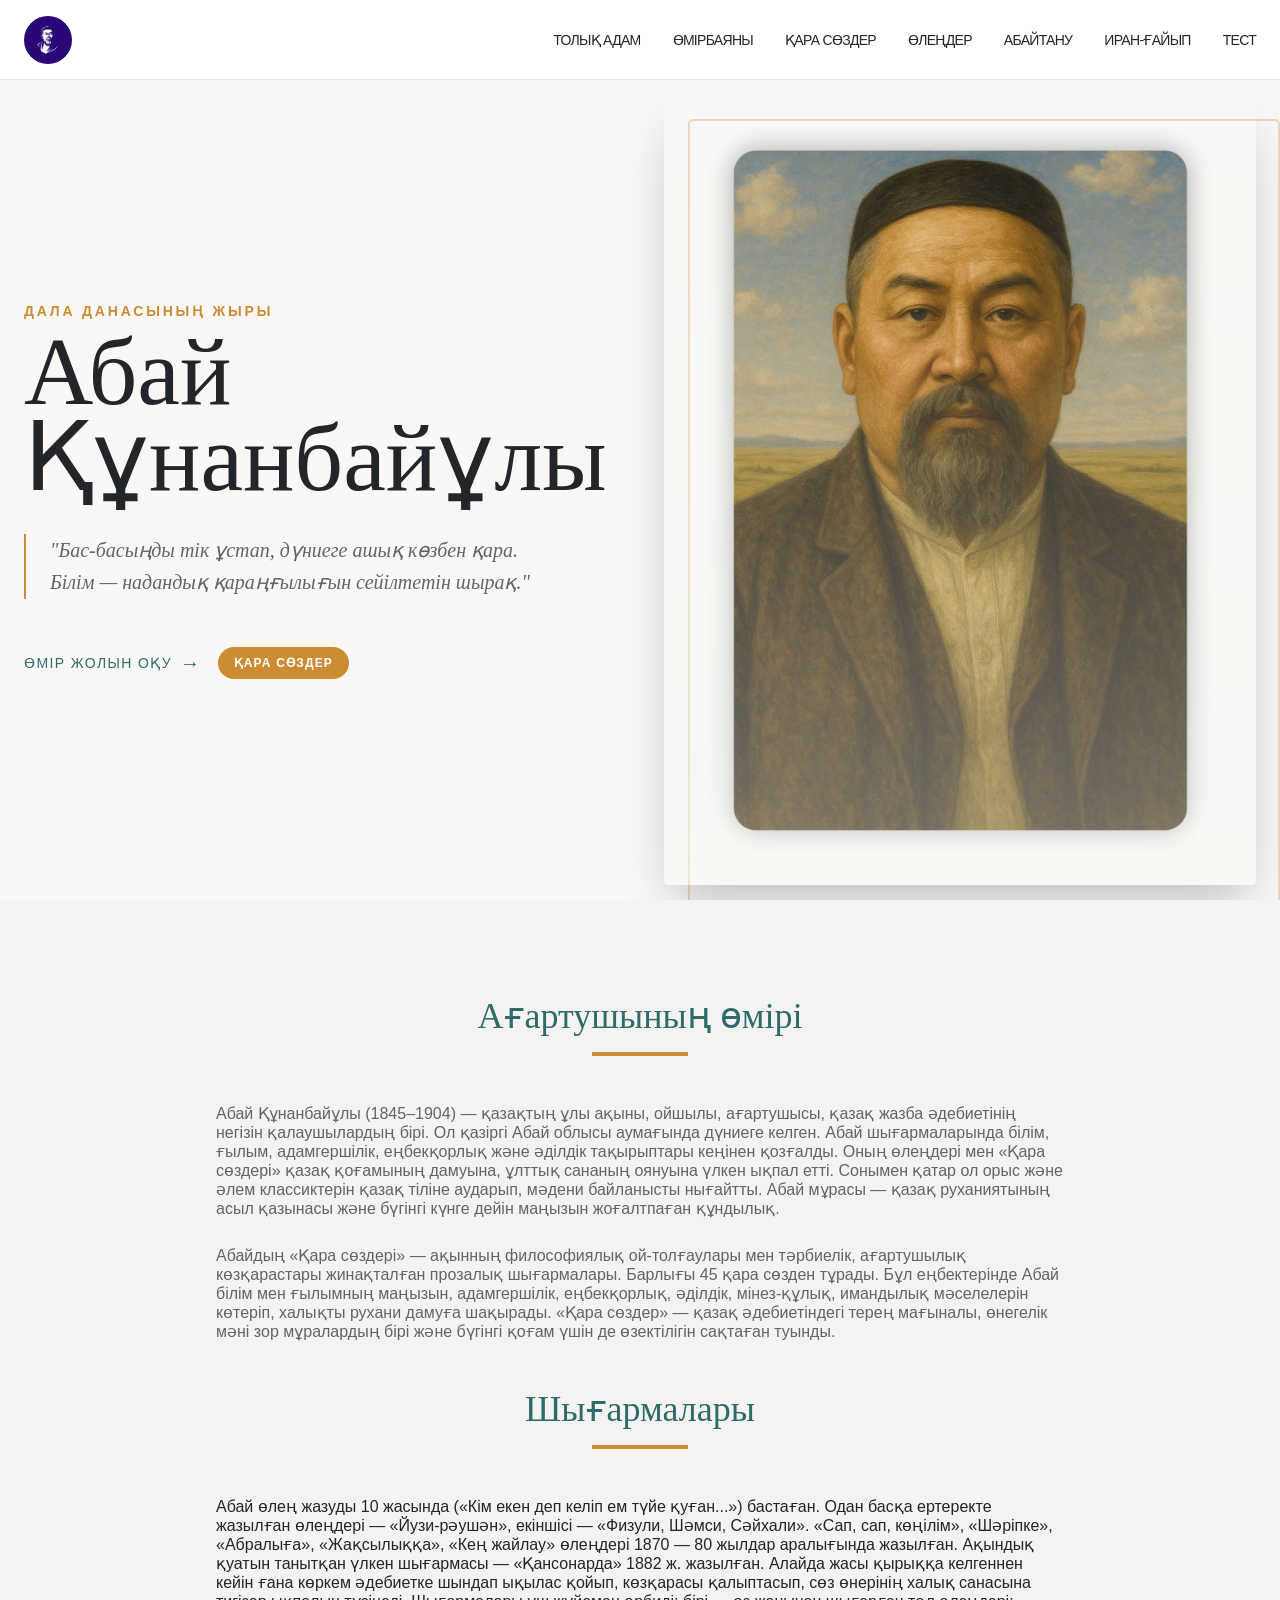
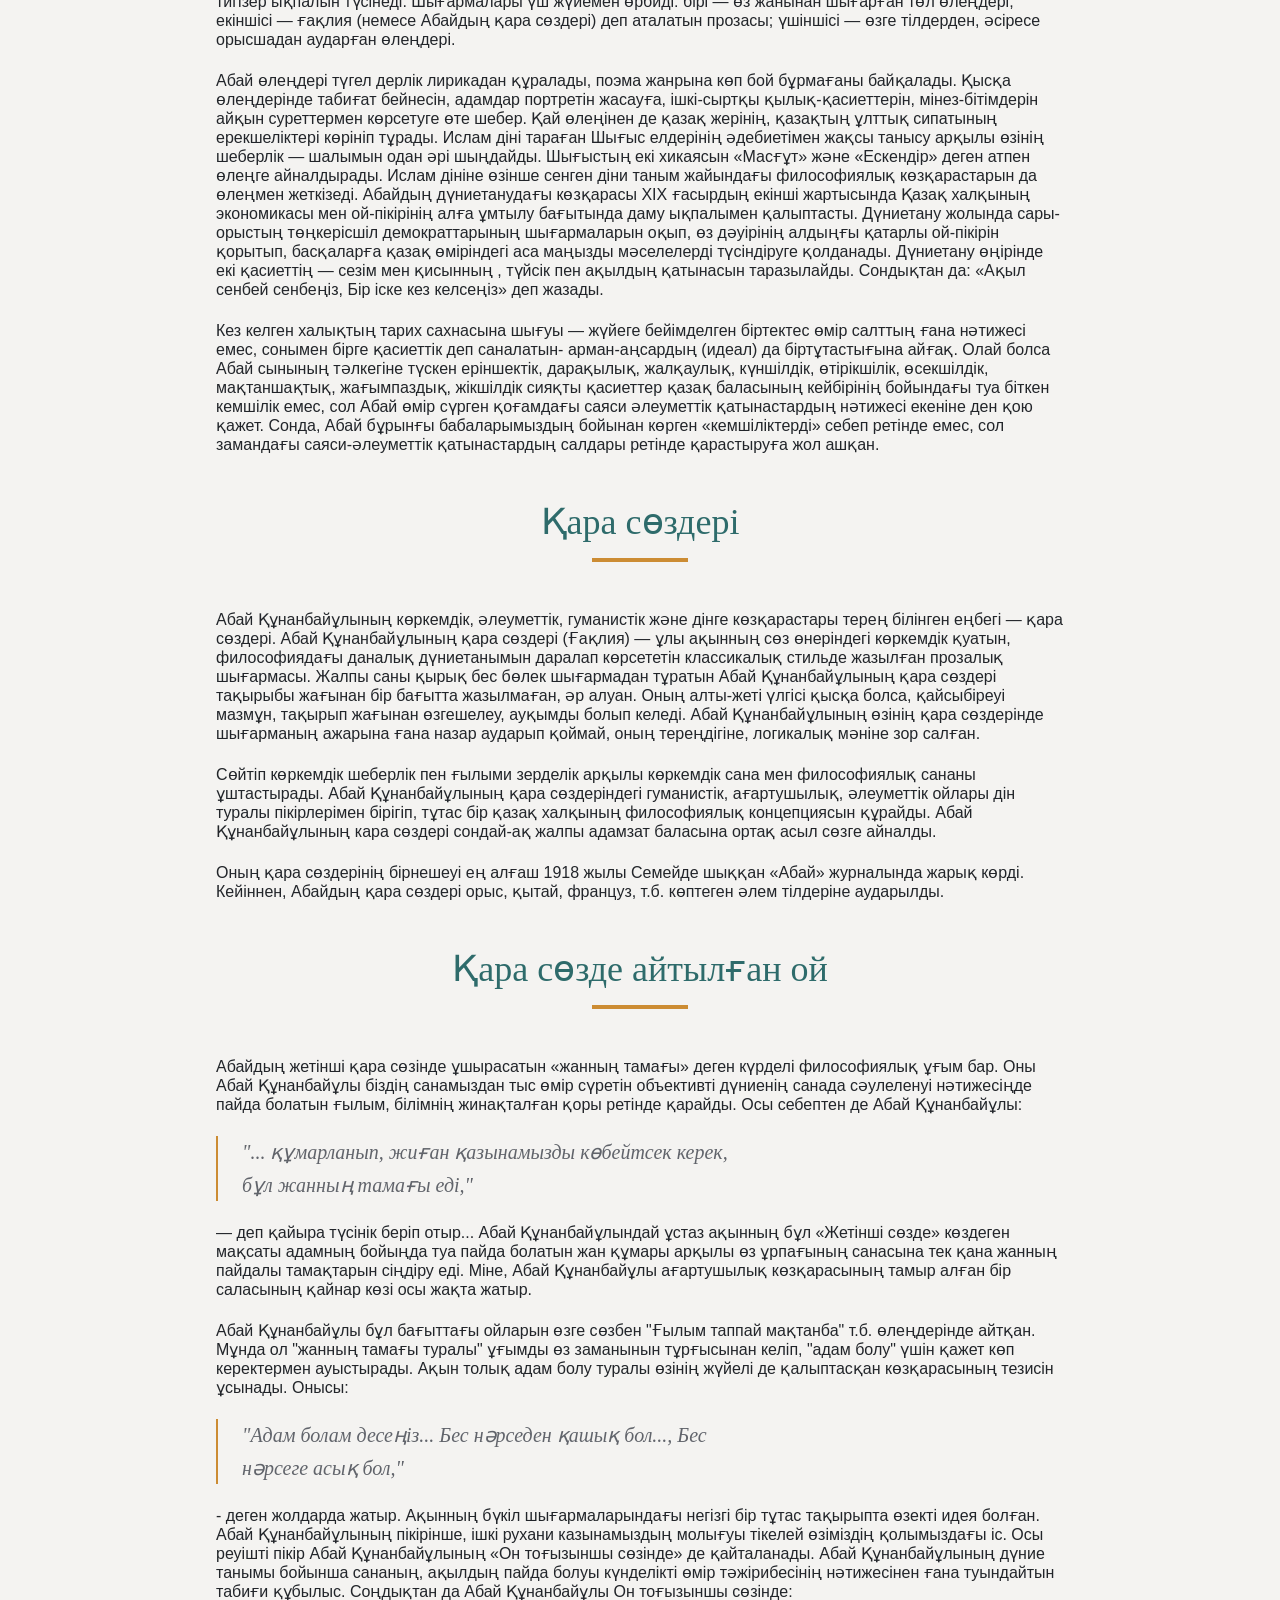
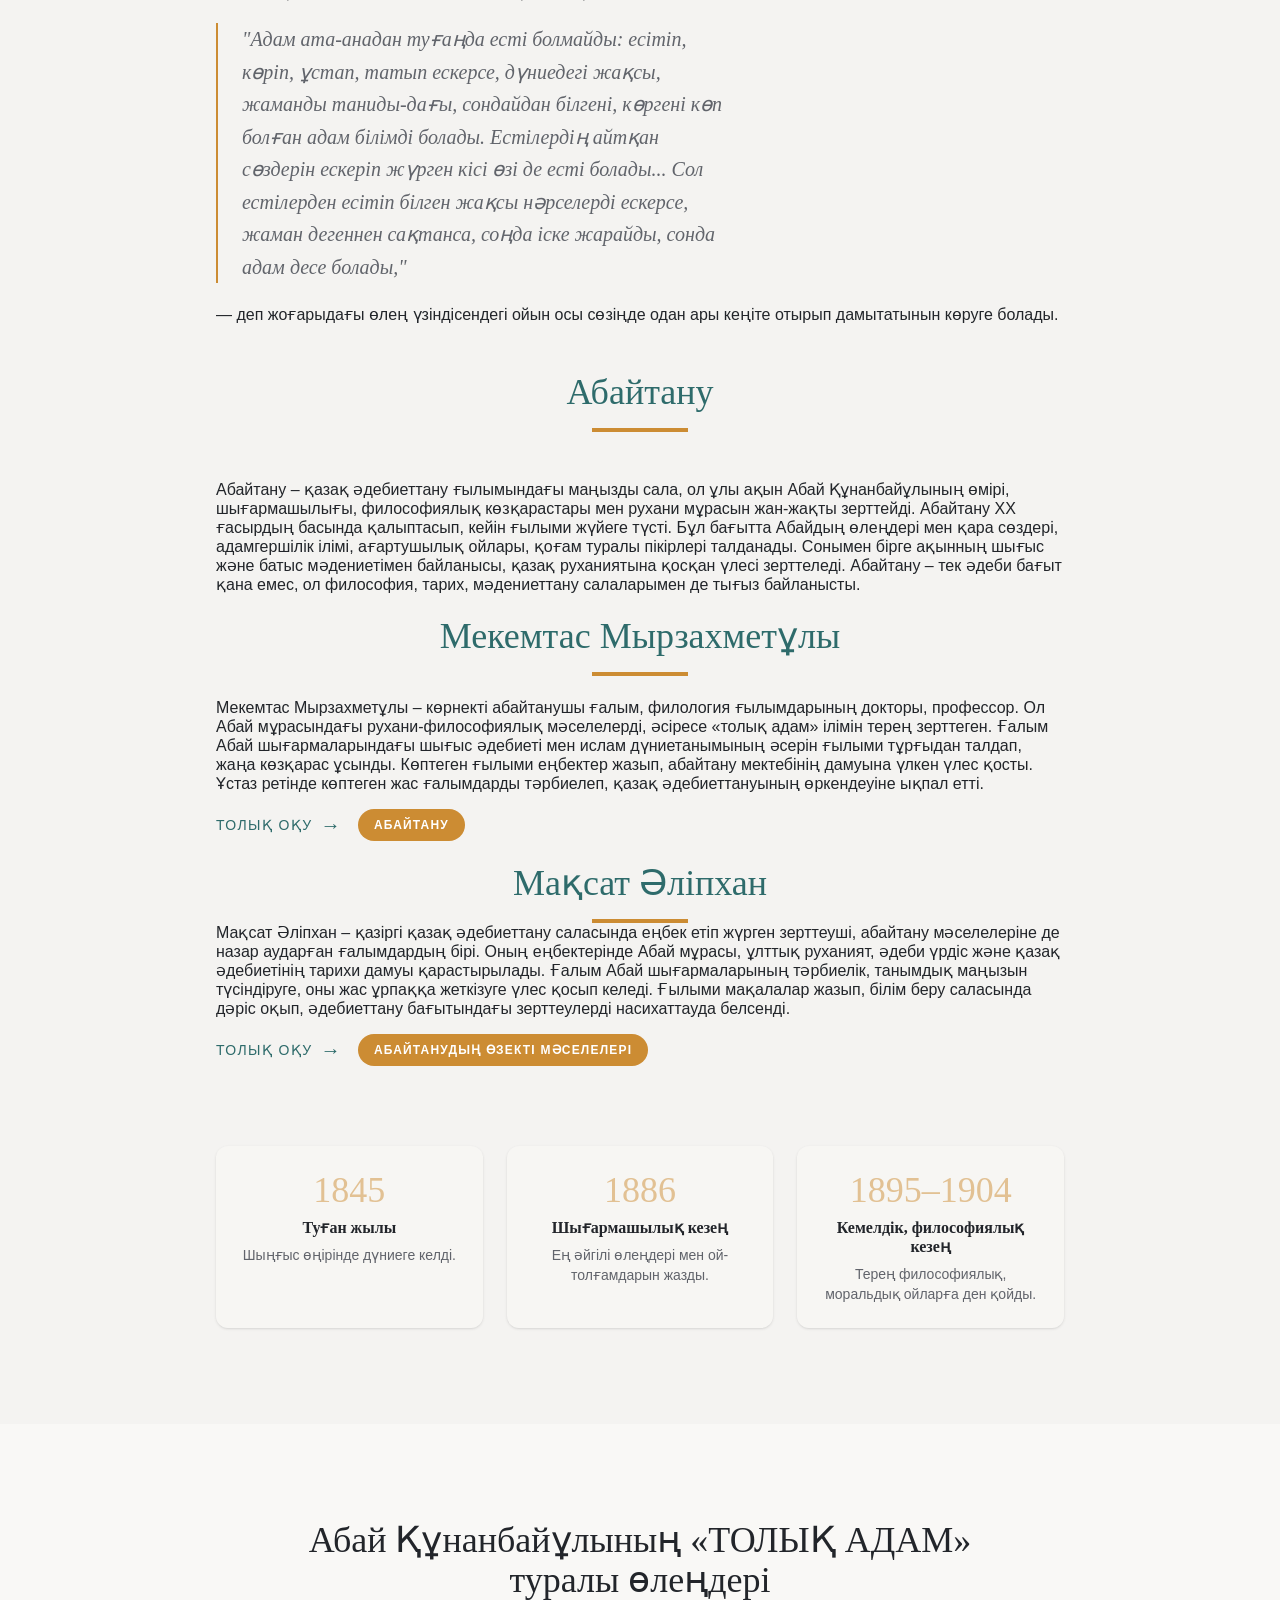
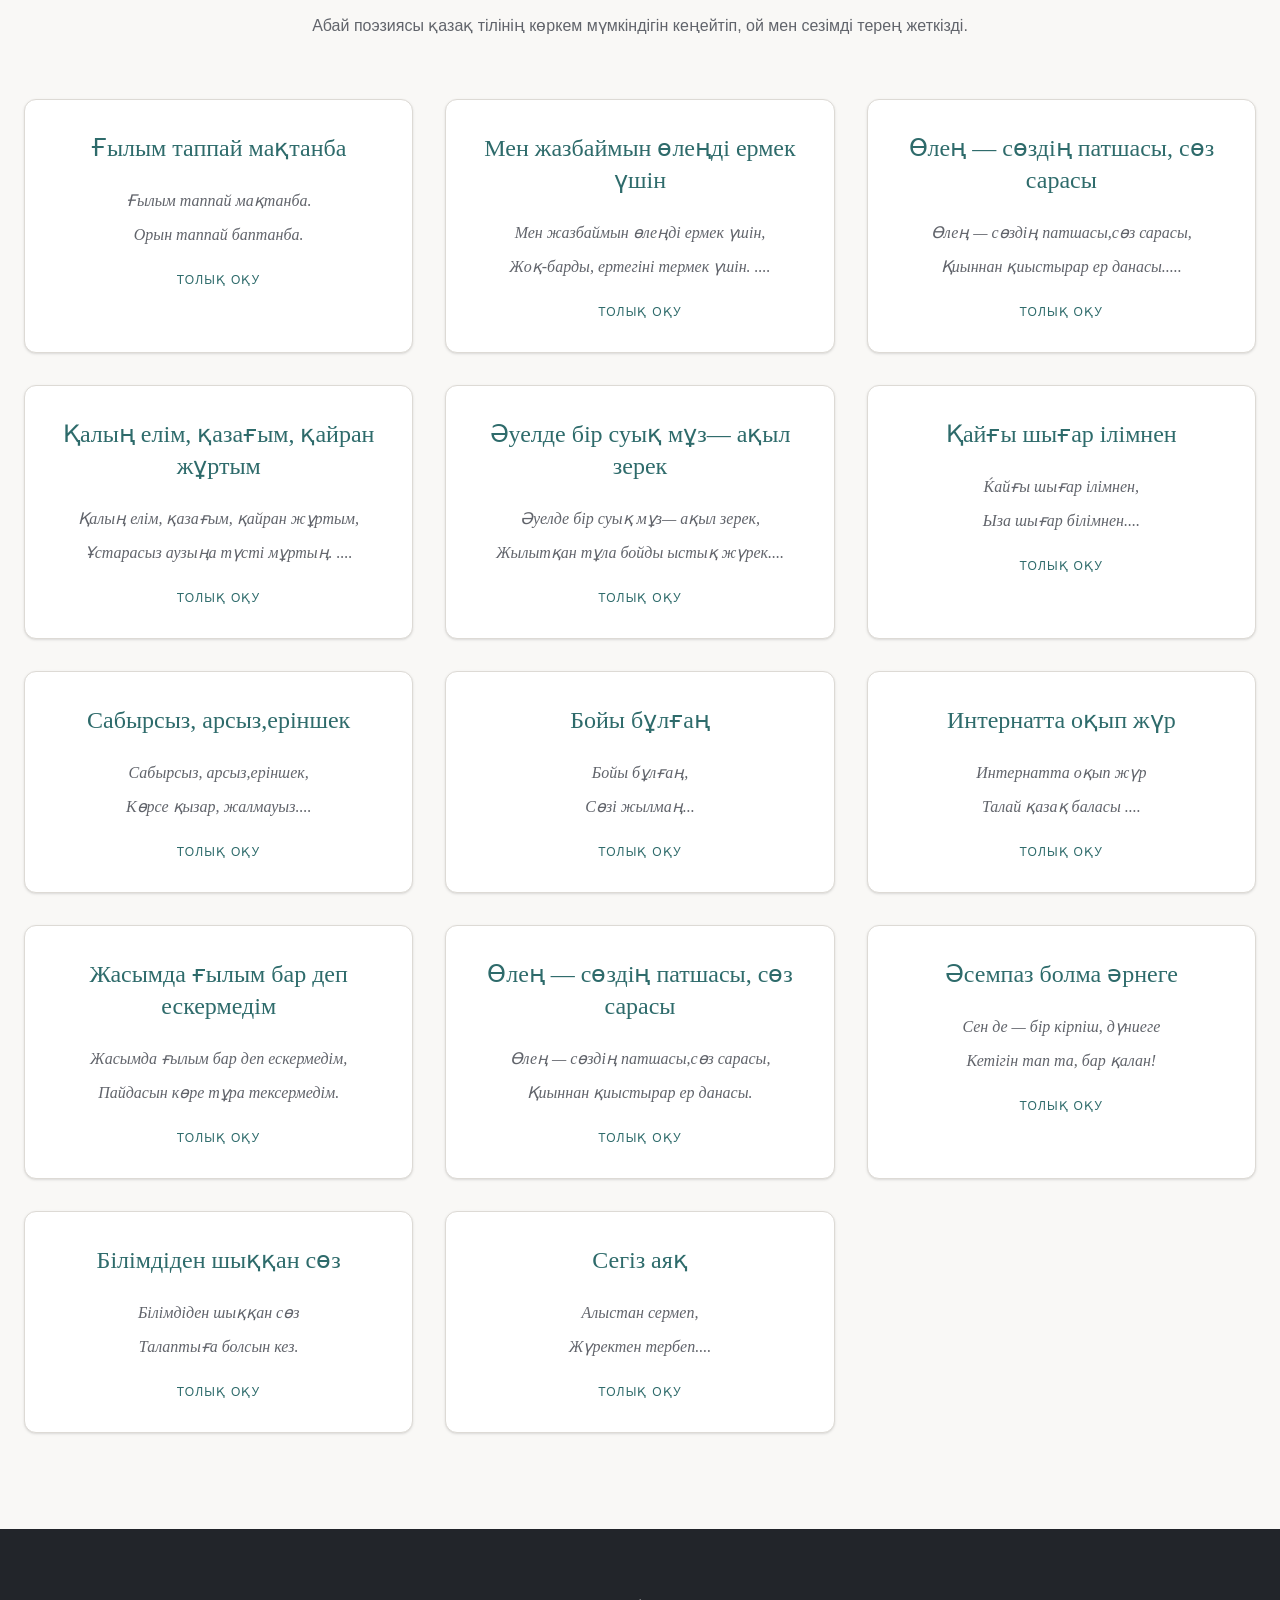
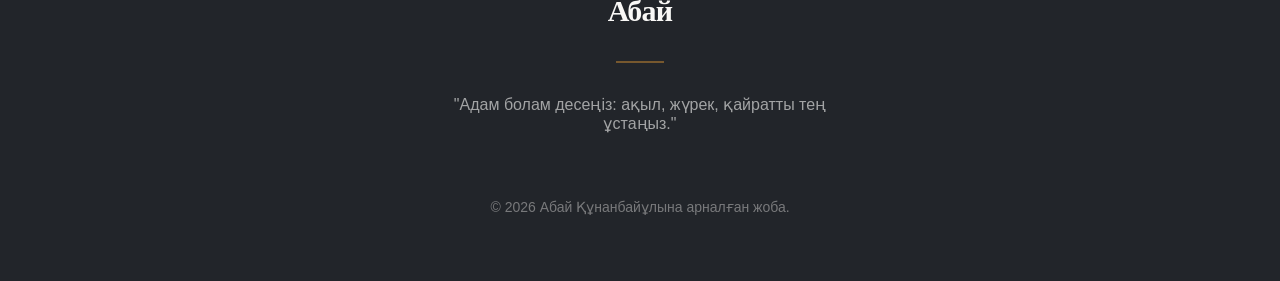
<file: index.html>
<!DOCTYPE html>
<html lang="en" data-dme-installation-id="xwaxjjxckj" data-dme="on" data-dme-dark-mode="off">
    <head>
        <meta http-equiv="Content-Type" content="text/html; charset=UTF-8">
        <style>
            body {
                transition: opacity ease-in 0.2s;
            }

            body[unresolved] {
                opacity: 0;
                display: block;
                overflow: hidden;
                position: relative;
            }
        </style>
        <meta name="viewport" content="width=device-width, initial-scale=1.0, maximum-scale=1">
        <meta property="og:title" content="Abai Qunanbaiuly - The Great Kazakh Poet">
        <meta property="og:description" content="Explore the life, philosophy, and poetry of Abai Qunanbaiuly, a cultural reformer and the father of Kazakh literature.">
        <meta property="og:type" content="website">
        <meta name="twitter:card" content="summary_large_image">
        <meta name="twitter:title" content="Abai Qunanbaiuly - The Great Kazakh Poet">
        <meta name="twitter:description" content="Explore the life, philosophy, and poetry of Abai Qunanbaiuly, a cultural reformer and the father of Kazakh literature.">
        <link rel="icon" type="image/png" href="127.0.0.1:8000/static/abai-muse/favicon.png">
        <link rel="preconnect" href="https://fonts.googleapis.com/">
        <link rel="preconnect" href="https://fonts.gstatic.com/" crossorigin="">
        <link href="127.0.0.1_files/css2" rel="stylesheet">
        <script>
            (function() {
                var target = '/';
                if (location.pathname !== target) {
                    history.replaceState(null, '', target + location.search + location.hash);
                }
            }
            )();
        </script>
        <script type="module" src="127.0.0.1_files/index-Dv4_u_pz.js"></script>
        <link rel="stylesheet" href="127.0.0.1_files/index-BlFxgXNz.css">
    </head>
    <body style="overflow: unset;">
        <div id="root">
            <div role="region" aria-label="Notifications (F8)" tabindex="-1" style="pointer-events: none;">
                <ol tabindex="-1" class="fixed top-0 z-[100] flex max-h-screen w-full flex-col-reverse p-4 sm:bottom-0 sm:right-0 sm:top-auto sm:flex-col md:max-w-[420px]"></ol>
            </div>
            <div class="min-h-screen bg-background font-sans selection:bg-primary/20">
                <nav class="fixed top-0 w-full z-[9999] bg-white border-b border-gray-200 h-20">
                    <div class="container mx-auto px-6 h-full flex items-center justify-between">
                        <a href="/">
                            <a class="z-[10001]">
                                <img alt="Logo" class="h-12 w-12 rounded-full object-cover" src="[data-uri]">
                            </a>
                        </a>
                        <div class="hidden md:flex items-center gap-8">
                            <a href="/tolyq_adam/index.html" class="text-sm font-medium hover:text-primary uppercase tracking-tighter">Толық Адам</a>
                            <a href="/#biography" class="text-sm font-medium hover:text-primary uppercase tracking-tighter">Өмірбаяны</a>
                            <a href="/book-of-words/" class="text-sm font-medium hover:text-primary uppercase tracking-tighter">Қара сөздер</a>
                            <a href="/#poetry" class="text-sm font-medium hover:text-primary uppercase tracking-tighter">Өлеңдер</a>
                            <a href="/#abai_tanu" class="text-sm font-medium hover:text-primary uppercase tracking-tighter">Абайтану</a>
                            <a href="/iran-gaiyp/index.html" class="text-sm font-medium hover:text-primary uppercase tracking-tighter">Иран-Ғайып</a>
                            <a href="/tests/" class="text-sm font-medium hover:text-primary uppercase tracking-tighter">Тест</a>
                        </div>
                        <button class="md:hidden p-2 text-black z-[10001] relative">
                            <svg xmlns="http://www.w3.org/2000/svg" width="32" height="32" viewBox="0 0 24 24" fill="none" stroke="currentColor" stroke-width="2" stroke-linecap="round" stroke-linejoin="round" class="lucide lucide-menu" aria-hidden="true">
                                <path d="M4 5h16"></path>
                                <path d="M4 12h16"></path>
                                <path d="M4 19h16"></path>
                            </svg>
                        </button>
                    </div>
                    <div class="fixed inset-0 bg-black/80 backdrop-blur-sm transition-opacity duration-300 md:hidden opacity-0 invisible z-[9999]"></div>
                    <div class="fixed top-0 right-0 h-screen w-[75%] sm:w-[50%] transform transition-transform duration-500 ease-in-out md:hidden z-[10000] translate-x-full" style="background-color: rgb(255, 255, 255);">
                        <div class="flex flex-col h-full items-center justify-center space-y-8 px-6">
                            <a href="/#biography" class="text-lg font-bold text-black uppercase text-center transition-all transform translate-x-10 opacity-0" style="transition-delay: 0ms; display: block;">Өмірбаяны</a>
                            <a href="/book-of-words/" class="text-lg font-bold text-black uppercase text-center transition-all transform translate-x-10 opacity-0" style="transition-delay: 0ms; display: block;">Қара сөздер</a>
                            <a href="/#poetry" class="text-lg font-bold text-black uppercase text-center transition-all transform translate-x-10 opacity-0" style="transition-delay: 0ms; display: block;">Өлеңдер</a>
                            <a href="/#abai_tanu" class="text-lg font-bold text-black uppercase text-center transition-all transform translate-x-10 opacity-0" style="transition-delay: 0ms; display: block;">Абай Тану</a>
                            <a href="/iran-gaiyp/index.html" class="text-lg font-bold text-black uppercase text-center transition-all transform translate-x-10 opacity-0" style="transition-delay: 0ms; display: block;">Иран-Ғайып</a>
                            <a href="/tolyq_adam/index.html" class="text-lg font-bold text-black uppercase text-center transition-all transform translate-x-10 opacity-0" style="transition-delay: 0ms; display: block;">Толық Адам</a>
                            <a href="/tests/" class="text-lg font-bold text-black uppercase text-center transition-all transform translate-x-10 opacity-0" style="transition-delay: 0ms; display: block;">Тест</a>
                        </div>
                    </div>
                </nav>
                <section class="relative min-h-screen flex items-center pt-20 overflow-hidden section-reveal">
                    <div class="absolute inset-0 z-0 opacity-[0.03] pointer-events-none pattern-drift" style="background-image: url(&quot;/static/abai-muse/assets/kazakh-pattern-Ba0p9xHQ.png&quot;); background-size: 400px;"></div>
                    <div class="container mx-auto px-6 grid md:grid-cols-2 gap-12 items-center relative z-10">
                        <div class="order-2 md:order-1 space-y-8 animate-fade-up">
                            <div class="space-y-2">
                                <h2 class="text-secondary font-sans uppercase tracking-[0.2em] text-sm font-semibold">Дала данасының жыры</h2>
                                <h1 class="text-5xl md:text-7xl lg:text-8xl font-serif font-medium text-foreground leading-[0.9]">
                                    Абай <br>Құнанбайұлы
                                </h1>
                            </div>
                            <p class="text-xl text-muted-foreground leading-relaxed max-w-lg font-serif italic border-l-2 border-secondary pl-6">"Бас-басыңды тік ұстап, дүниеге ашық көзбен қара. Білім — надандық қараңғылығын сейілтетін шырақ."</p>
                            <div class="pt-4 flex flex-wrap items-center gap-4">
                                <a href="/#biography" class="group inline-flex items-center gap-2 text-primary font-medium uppercase tracking-widest text-sm hover:gap-4 transition-all">
                                    Өмір жолын оқу <span class="text-xl">→</span>
                                </a>
                                <a href="/book-of-words/" class="inline-flex items-center gap-2 rounded-full bg-secondary text-secondary-foreground px-4 py-2 text-xs font-semibold uppercase tracking-widest hover:opacity-90 transition-opacity">Қара сөздер</a>
                            </div>
                        </div>
                        <div class="order-1 md:order-2 relative animate-fade-up delay-150">
                            <div class="aspect-[3/4] rounded-sm overflow-hidden shadow-2xl relative">
                                <div class="absolute inset-0 bg-gradient-to-t from-background/40 to-transparent z-10"></div>
                                <img alt="Абай Құнанбайұлының портреті" class="w-full h-full object-cover transform transition-transform duration-[20s] hover:scale-110" src="127.0.0.1_files/abai-portrait2-DR-h9pZM.png">
                            </div>
                            <div class="absolute -bottom-6 -right-6 w-full h-full border-2 border-secondary/30 -z-10 rounded-sm"></div>
                        </div>
                    </div>
                </section>
                <section id="biography" class="py-24 bg-muted/30 relative section-reveal">
                    <div class="container mx-auto px-6 max-w-4xl">
                        <div class="space-y-12">
                            <div class="text-center space-y-4">
                                <h2 class="text-3xl md:text-4xl font-serif text-primary">Ағартушының өмірі</h2>
                                <div class="w-24 h-1 bg-secondary mx-auto"></div>
                            </div>
                            <div class="prose prose-lg prose-stone mx-auto text-muted-foreground first-letter:text-5xl first-letter:font-serif first-letter:text-primary first-letter:mr-3 first-letter:float-left">
                                <p>Абай Құнанбайұлы (1845–1904) — қазақтың ұлы ақыны, ойшылы, ағартушысы, қазақ жазба әдебиетінің негізін қалаушылардың бірі. Ол қазіргі Абай облысы аумағында дүниеге келген. Абай шығармаларында білім, ғылым, адамгершілік, еңбекқорлық және әділдік тақырыптары кеңінен қозғалды. Оның өлеңдері мен «Қара сөздері» қазақ қоғамының дамуына, ұлттық сананың оянуына үлкен ықпал етті. Сонымен қатар ол орыс және әлем классиктерін қазақ тіліне аударып, мәдени байланысты нығайтты. Абай мұрасы — қазақ руханиятының асыл қазынасы және бүгінгі күнге дейін маңызын жоғалтпаған құндылық.</p>
                                <div class="pt-4 flex flex-wrap items-center gap-4 mb-3"></div>
                                <p>Абайдың «Қара сөздері» — ақынның философиялық ой-толғаулары мен тәрбиелік, ағартушылық көзқарастары жинақталған прозалық шығармалары. Барлығы 45 қара сөзден тұрады. Бұл еңбектерінде Абай білім мен ғылымның маңызын, адамгершілік, еңбекқорлық, әділдік, мінез-құлық, имандылық мәселелерін көтеріп, халықты рухани дамуға шақырады. «Қара сөздер» — қазақ әдебиетіндегі терең мағыналы, өнегелік мәні зор мұралардың бірі және бүгінгі қоғам үшін де өзектілігін сақтаған туынды.</p>
                            </div>
            </p>
<div class="text-center space-y-4">
    <h2 class="text-3xl md:text-4xl font-serif text-primary">Шығармалары</h2>
    <div class="w-24 h-1 bg-secondary mx-auto"></div>
</div>
<p>Абай өлең жазуды 10 жасында («Кім екен деп келіп ем түйе қуған...») бастаған. Одан басқа ертеректе жазылған өлеңдері — «Йузи-рәушән», екіншісі — «Физули, Шәмси, Сәйхали». «Сап, сап, көңілім», «Шәріпке», «Абралыға», «Жақсылыққа», «Кең жайлау» өлеңдері 1870 — 80 жылдар аралығында жазылған. Ақындық қуатын танытқан үлкен шығармасы — «Қансонарда» 1882 ж. жазылған. Алайда жасы қырыққа келгеннен кейін ғана көркем әдебиетке шындап ықылас қойып, көзқарасы қалыптасып, сөз өнерінің халық санасына тигізер ықпалын түсінеді. Шығармалары үш жүйемен өрбиді: бірі — өз жанынан шығарған төл өлеңдері; екіншісі — ғақлия (немесе Абайдың қара сөздері) деп аталатын прозасы; үшіншісі — өзге тілдерден, әсіресе орысшадан аударған өлеңдері.
<div class="pt-4 flex flex-wrap items-center gap-4 mb-1.5"></div>
Абай өлеңдері түгел дерлік лирикадан құралады, поэма жанрына көп бой бұрмағаны байқалады. Қысқа өлеңдерінде табиғат бейнесін, адамдар портретін жасауға, ішкі-сыртқы қылық-қасиеттерін, мінез-бітімдерін айқын суреттермен көрсетуге өте шебер. Қай өлеңінен де қазақ жерінің, қазақтың ұлттық сипатының ерекшеліктері көрініп тұрады. Ислам діні тараған Шығыс елдерінің әдебиетімен жақсы танысу арқылы өзінің шеберлік — шалымын одан әрі шыңдайды. Шығыстың екі хикаясын «Масғұт» және «Ескендір» деген атпен өлеңге айналдырады. Ислам дініне өзінше сенген діни таным жайындағы философиялық көзқарастарын да өлеңмен жеткізеді. Абайдың дүниетанудағы көзқарасы XIX ғасырдың екінші жартысында Қазақ халқының экономикасы мен ой-пікірінің алға ұмтылу бағытында даму ықпалымен қалыптасты. Дүниетану жолында сары-орыстың төңкерісшіл демократтарының шығармаларын оқып, өз дәуірінің алдыңғы қатарлы ой-пікірін қорытып, басқаларға қазақ өміріндегі аса маңызды мәселелерді түсіндіруге қолданады. Дүниетану өңірінде екі қасиеттің — сезім мен қисынның , түйсік пен ақылдың қатынасын таразылайды. Сондықтан да: «Ақыл сенбей сенбеңіз, Бір іске кез келсеңіз» деп жазады.<div class="pt-4 flex flex-wrap items-center gap-4 mb-1.5"></div>
Кез келген халықтың тарих сахнасына шығуы — жүйеге бейімделген біртектес өмір салттың ғана нәтижесі емес, сонымен бірге қасиеттік деп саналатын- арман-аңсардың (идеал) да біртұтастығына айғақ. Олай болса Абай сынының тәлкегіне түскен еріншектік, дарақылық, жалқаулық, күншілдік, өтірікшілік, өсекшілдік, мақтаншақтық, жағымпаздық, жікшілдік сияқты қасиеттер қазақ баласының кейбірінің бойындағы туа біткен кемшілік емес, сол Абай өмір сүрген қоғамдағы саяси әлеуметтік қатынастардың нәтижесі екеніне ден қою қажет. Сонда, Абай бұрынғы бабаларымыздың бойынан көрген «кемшіліктерді» себеп ретінде емес, сол замандағы саяси-әлеуметтік қатынастардың салдары ретінде қарастыруға жол ашқан.</p>
<div class="text-center space-y-4">
    <h2 class="text-3xl md:text-4xl font-serif text-primary">Қара сөздері</h2>
    <div class="w-24 h-1 bg-secondary mx-auto"></div>
</div>
<p>Абай Құнанбайұлының көркемдік, әлеуметтік, гуманистік және дінге көзқарастары терең білінген еңбегі — қара сөздері. Абай Құнанбайұлының қара сөздері (Ғақлия) — ұлы ақынның сөз өнеріндегі көркемдік қуатын, философиядағы даналық дүниетанымын даралап көрсететін классикалық стильде жазылған прозалық шығармасы. Жалпы саны қырық бес бөлек шығармадан тұратын Абай Құнанбайұлының қара сөздері тақырыбы жағынан бір бағытта жазылмаған, әр алуан. Оның алты-жеті үлгісі қысқа болса, қайсыбіреуі мазмұн, тақырып жағынан өзгешелеу, ауқымды болып келеді. Абай Құнанбайұлының өзінің қара сөздерінде шығарманың ажарына ғана назар аударып қоймай, оның тереңдігіне, логикалық мәніне зор салған.
<div class="pt-4 flex flex-wrap items-center gap-4 mb-1.5"></div>
Сөйтіп көркемдік шеберлік пен ғылыми зерделік арқылы көркемдік сана мен философиялық сананы ұштастырады. Абай Құнанбайұлының қара сөздеріндегі гуманистік, ағартушылық, әлеуметтік ойлары дін туралы пікірлерімен бірігіп, тұтас бір қазақ халқының философиялық концепциясын құрайды. Абай Құнанбайұлының кара сөздері сондай-ақ жалпы адамзат баласына ортақ асыл сөзге айналды.<div class="pt-4 flex flex-wrap items-center gap-4 mb-1.5"></div>
Оның қара сөздерінің бірнешеуі ең алғаш 1918 жылы Семейде шыққан «Абай» журналында жарық көрді. Кейіннен, Абайдың қара сөздері орыс, қытай, француз, т.б. көптеген әлем тілдеріне аударылды.</p>
<div class="text-center space-y-4">
    <h2 class="text-3xl md:text-4xl font-serif text-primary">Қара сөзде айтылған ой</h2>
    <div class="w-24 h-1 bg-secondary mx-auto"></div>
</div>
<p>Абайдың жетінші қара сөзінде ұшырасатын «жанның тамағы» деген күрделі философиялық ұғым бар. Оны Абай Құнанбайұлы біздің санамыздан тыс өмір сүретін объективті дүниенің санада сәулеленуі нәтижесіңде пайда болатын ғылым, білімнің жинақталған қоры ретінде қарайды. Осы себептен де Абай Құнанбайұлы:
<div class="pt-4 flex flex-wrap items-center gap-4 mb-1.5"></div>
<p class="text-xl text-muted-foreground leading-relaxed max-w-lg font-serif italic border-l-2 border-secondary pl-6">"... құмарланып, жиған қазынамызды көбейтсек керек, бұл жанның тамағы еді,"</p>
<div class="pt-4 flex flex-wrap items-center gap-4 mb-1.5"></div>
— деп қайыра түсінік беріп отыр... Абай Құнанбайұлындай ұстаз ақынның бұл «Жетінші сөзде» көздеген мақсаты адамның бойыңда туа пайда болатын жан құмары арқылы өз ұрпағының санасына тек қана жанның пайдалы тамақтарын сіңдіру еді. Міне, Абай Құнанбайұлы ағартушылық көзқарасының тамыр алған бір саласының қайнар көзі осы жақта жатыр.<div class="pt-4 flex flex-wrap items-center gap-4 mb-1.5"></div>
Абай Құнанбайұлы бұл бағыттағы ойларын өзге сөзбен "Ғылым таппай мақтанба" т.б. өлеңдерінде айтқан. Мұнда ол "жанның тамағы туралы" ұғымды өз заманынын тұрғысынан келіп, "адам болу" үшін қажет көп керектермен ауыстырады. Ақын толық адам болу туралы өзінің жүйелі де қалыптасқан көзқарасының тезисін ұсынады. Онысы:<div class="pt-4 flex flex-wrap items-center gap-4 mb-1.5"></div>
<p class="text-xl text-muted-foreground leading-relaxed max-w-lg font-serif italic border-l-2 border-secondary pl-6">"Адам болам десеңіз... Бес нәрседен қашық бол..., Бес нәрсеге асық бол,"</p>
<div class="pt-4 flex flex-wrap items-center gap-4 mb-1.5"></div>
- деген жолдарда жатыр. Ақынның бүкіл шығармаларындағы негізгі бір тұтас тақырыпта өзекті идея болған. Абай Құнанбайұлының пікірінше, ішкі рухани казынамыздың молығуы тікелей өзіміздің қолымыздағы іс. Осы реуішті пікір Абай Құнанбайұлының «Он тоғызыншы сөзінде» де қайталанады. Абай Құнанбайұлының дүние танымы бойынша сананың, ақылдың пайда болуы күнделікті өмір тәжірибесінің нәтижесінен ғана туындайтын табиғи құбылыс. Соңдықтан да Абай Құнанбайұлы Он тоғызыншы сөзінде:<div class="pt-4 flex flex-wrap items-center gap-4 mb-1.5"></div>
<p class="text-xl text-muted-foreground leading-relaxed max-w-lg font-serif italic border-l-2 border-secondary pl-6">"Адам ата-анадан туғаңда есті болмайды: есітіп, көріп, ұстап, татып ескерсе, дүниедегі жақсы, жаманды таниды-дағы, сондайдан білгені, көргені көп болған адам білімді болады. Естілердің айтқан сөздерін ескеріп жүрген кісі өзі де есті болады... Сол естілерден есітіп білген жақсы нәрселерді ескерсе, жаман дегеннен сақтанса, соңда іске жарайды, сонда адам десе болады,"</p>
<div class="pt-4 flex flex-wrap items-center gap-4 mb-1.5"></div>
— деп жоғарыдағы өлең үзіндісендегі ойын осы сөзіңде одан ары кеңіте отырып дамытатынын көруге болады.</p>
<section id="abai_tanu" class="py-24 bg-muted/30 relative section-reveal"> </section>
<div class="text-center space-y-4">
    <h2 class="text-3xl md:text-4xl font-serif text-primary">Абайтану</h2>
    <div class="w-24 h-1 bg-secondary mx-auto"></div>
</div>
<p>Абайтану қазақ әдебиеттану ғылымының саласы. Абайтану Абайдың өмірі мен шығармашылық өнері, философиясы, қоғамдық, эстететикалық көзқарастары, қазақ халық поэзиясындағы өлең жүйесін, ақындық тілді дамытудағы үлесі, музыкалық мұрасы жайлы сан-салалы зерттеу еңбектерін қамтиды. Абайдың өмірі мен шығармашылық мұрасын зерттеу шын мәнінде Әлихан Бөкейханов, Ахмет Байтұрсынұлы, Міржақып Дулатұлы мақалаларынан басталды деуге болады.
<div class="pt-4 flex flex-wrap items-center gap-4 mb-1.5"></div>
Ахмет Байтұрсынұлы 1913 ж. «Қазақ» газетінде басылған «Абай – қазақтың бас ақыны» атты мақаласында «Одан асқан бұрын-соңғы заманда қазақ баласында біз білетін ақын болған жоқ» – деп Абайды аса жоғары бағалады. Абай шығармаларын жинап, қағазға түсіріп, реттеп, баспаға дайындау ісі ақын қайтыс болған соң ұзамай-ақ қолға алынғанын дәлелдейтін нақтылы деректер жетерлік. Жарық көруінен бірнеше жыл бұрын құрастырылып, 1909 жылы Санкт-Петербургте басылған Абай өлеңдерінің жинағында ақынның жүз қырықтай өлеңі (аударма өлеңдерін қосып санағанда) мен «Ескендір», «Масғұт» поэмалары басылғаны, яғни осы күнгі белгілі поэзиялық шығармаларының көрнектілері түгелге жуық қамтылды.</p>
<div class="grid md:grid-cols-3 gap-6 pt-8">
    <div class="rounded-xl border text-card-foreground bg-background/50 border-none shadow-sm hover:shadow-md transition-shadow">
        <div class="p-6 text-center space-y-2">
            <span class="text-4xl font-serif text-secondary opacity-50 block">1845</span>
            <h3 class="font-bold text-foreground">Туған жылы</h3>
            <p class="text-sm text-muted-foreground">Шыңғыс өңірінде дүниеге келді.</p>
        </div>
    </div>
    <div class="rounded-xl border text-card-foreground bg-background/50 border-none shadow-sm hover:shadow-md transition-shadow">
        <div class="p-6 text-center space-y-2">
            <span class="text-4xl font-serif text-secondary opacity-50 block">1886</span>
            <h3 class="font-bold text-foreground">Шығармашылық кезең</h3>
            <p class="text-sm text-muted-foreground">Ең әйгілі өлеңдері мен ой-толғамдарын жазды.</p>
        </div>
    </div>
    <div class="rounded-xl border text-card-foreground bg-background/50 border-none shadow-sm hover:shadow-md transition-shadow">
        <div class="p-6 text-center space-y-2">
            <span class="text-4xl font-serif text-secondary opacity-50 block">1904</span>
            <h3 class="font-bold text-foreground">Мұра</h3>
            <p class="text-sm text-muted-foreground">Қазақ жазба әдебиетінің негізін қалады.</p>
        </div>
    </div>
</div>
</div></div></section>
<section id="poetry" class="py-24 bg-background section-reveal">
    <div class="container mx-auto px-6">
        <div class="text-center max-w-2xl mx-auto mb-16 space-y-4">
            <h2 class="text-4xl font-serif text-foreground">Абай Құнанбайұлының «ТОЛЫҚ АДАМ» туралы өлеңдері</h2>
            <p class="text-muted-foreground">Абай поэзиясы қазақ тілінің көркем мүмкіндігін кеңейтіп, ой мен сезімді терең жеткізді.</p>
        </div>
        <div class="grid md:grid-cols-2 lg:grid-cols-3 gap-8">
            <div class="rounded-xl border bg-card text-card-foreground shadow group transition-all duration-300 ease-out hover:-translate-y-1 hover:shadow-xl hover:border-secondary/50">
                <div class="p-8 space-y-6">
                    <h3 class="text-2xl font-serif text-primary group-hover:text-secondary transition-colors text-center">Көктем</h3>
                    <div class="space-y-2 text-center">
                        <p class="text-muted-foreground font-serif italic text-sm md:text-base leading-relaxed">Жазғытұры қалмайды қыстың сызы,</p>
                        <p class="text-muted-foreground font-serif italic text-sm md:text-base leading-relaxed">Масатыдай құлпырар жердің жүзі.</p>
                    </div>
                    <div class="flex justify-center">
                        <button type="button" class="text-xs uppercase tracking-widest text-primary hover:text-secondary transition-colors duration-300">Толық оқу</button>
                    </div>
                </div>
            </div>
            <div class="rounded-xl border bg-card text-card-foreground shadow group transition-all duration-300 ease-out hover:-translate-y-1 hover:shadow-xl hover:border-secondary/50">
                <div class="p-8 space-y-6">
                    <h3 class="text-2xl font-serif text-primary group-hover:text-secondary transition-colors text-center">Жаз</h3>
                    <div class="space-y-2 text-center">
                        <p class="text-muted-foreground font-serif italic text-sm md:text-base leading-relaxed">Жаздыгүн шілде болғанда,</p>
                        <p class="text-muted-foreground font-serif italic text-sm md:text-base leading-relaxed">Көкорай шалғын, бәйшешек...</p>
                    </div>
                    <div class="flex justify-center">
                        <button type="button" class="text-xs uppercase tracking-widest text-primary hover:text-secondary transition-colors duration-300">Толық оқу</button>
                    </div>
                </div>
            </div>
            <div class="rounded-xl border bg-card text-card-foreground shadow group transition-all duration-300 ease-out hover:-translate-y-1 hover:shadow-xl hover:border-secondary/50">
                <div class="p-8 space-y-6">
                    <h3 class="text-2xl font-serif text-primary group-hover:text-secondary transition-colors text-center">Күз</h3>
                    <div class="space-y-2 text-center">
                        <p class="text-muted-foreground font-serif italic text-sm md:text-base leading-relaxed">Сұр бұлт түсі суық қаптайды аспан,</p>
                        <p class="text-muted-foreground font-serif italic text-sm md:text-base leading-relaxed">Күз болып, дымқыл тұман жерді басқан.</p>
                    </div>
                    <div class="flex justify-center">
                        <button type="button" class="text-xs uppercase tracking-widest text-primary hover:text-secondary transition-colors duration-300">Толық оқу</button>
                    </div>
                </div>
            </div>
            <div class="rounded-xl border bg-card text-card-foreground shadow group transition-all duration-300 ease-out hover:-translate-y-1 hover:shadow-xl hover:border-secondary/50">
                <div class="p-8 space-y-6">
                    <h3 class="text-2xl font-serif text-primary group-hover:text-secondary transition-colors text-center">Қыс</h3>
                    <div class="space-y-2 text-center">
                        <p class="text-muted-foreground font-serif italic text-sm md:text-base leading-relaxed">Ақ киімді, денелі, ақ сақалды,</p>
                        <p class="text-muted-foreground font-serif italic text-sm md:text-base leading-relaxed">Соқыр, мылқау, танымас тірі жанды.</p>
                    </div>
                    <div class="flex justify-center">
                        <button type="button" class="text-xs uppercase tracking-widest text-primary hover:text-secondary transition-colors duration-300">Толық оқу</button>
                    </div>
                </div>
            </div>
            <div class="rounded-xl border bg-card text-card-foreground shadow group transition-all duration-300 ease-out hover:-translate-y-1 hover:shadow-xl hover:border-secondary/50">
                <div class="p-8 space-y-6">
                    <h3 class="text-2xl font-serif text-primary group-hover:text-secondary transition-colors text-center">Әсемпаз болма әрнеге</h3>
                    <div class="space-y-2 text-center">
                        <p class="text-muted-foreground font-serif italic text-sm md:text-base leading-relaxed">Сен де — бір кірпіш, дүниеге</p>
                        <p class="text-muted-foreground font-serif italic text-sm md:text-base leading-relaxed">Кетігін тап та, бар қалан!</p>
                    </div>
                    <div class="flex justify-center">
                        <button type="button" class="text-xs uppercase tracking-widest text-primary hover:text-secondary transition-colors duration-300">Толық оқу</button>
                    </div>
                </div>
            </div>
            <div class="rounded-xl border bg-card text-card-foreground shadow group transition-all duration-300 ease-out hover:-translate-y-1 hover:shadow-xl hover:border-secondary/50">
                <div class="p-8 space-y-6">
                    <h3 class="text-2xl font-serif text-primary group-hover:text-secondary transition-colors text-center">Білімдіден шыққан сөз</h3>
                    <div class="space-y-2 text-center">
                        <p class="text-muted-foreground font-serif italic text-sm md:text-base leading-relaxed">Білімдіден шыққан сөз</p>
                        <p class="text-muted-foreground font-serif italic text-sm md:text-base leading-relaxed">Талаптыға болсын кез.</p>
                    </div>
                    <div class="flex justify-center">
                        <button type="button" class="text-xs uppercase tracking-widest text-primary hover:text-secondary transition-colors duration-300">Толық оқу</button>
                    </div>
                </div>
            </div>
        </div>
    </div>
</section>
<footer id="legacy" class="bg-foreground text-background py-16">
    <div class="container mx-auto px-6 flex flex-col items-center text-center space-y-8">
        <div class="text-3xl font-serif font-bold tracking-tight text-background">Абай</div>
        <div class="w-12 h-0.5 bg-secondary/50"></div>
        <p class="max-w-md text-background/60 font-light">"Адам болам десеңіз: ақыл, жүрек, қайратты тең ұстаңыз."</p>
        <div class="text-sm text-background/40 pt-8">© 2026 Абай Құнанбайұлына арналған жоба.</div>
    </div>
</footer>
</div></div>
<veepn-lock-screen>
    <template shadowrootmode="open">
        <style>
            html {
                box-sizing: border-box;
                text-size-adjust: 100%;
                word-break: normal;
                tab-size: 4
            }

            *,:before,:after {
                background-repeat: no-repeat;
                box-sizing: border-box
            }

            :before,:after {
                text-decoration: inherit;
                vertical-align: inherit
            }

            * {
                padding: 0;
                margin: 0
            }

            hr {
                overflow: visible;
                height: 0;
                color: inherit;
                border: 0;
                border-top: 1px solid
            }

            details,main {
                display: block
            }

            summary {
                display: list-item
            }

            small {
                font-size: 80%
            }

            [hidden] {
                display: none!important
            }

            abbr[title] {
                border-bottom: none;
                text-decoration: underline;
                text-decoration: underline dotted
            }

            a {
                background-color: transparent
            }

            a:active,a:hover {
                outline-width: 0
            }

            code,kbd,pre,samp {
                font-family: monospace
            }

            pre {
                font-size: 1em
            }

            b,strong {
                font-weight: bolder
            }

            sub,sup {
                font-size: 75%;
                line-height: 0;
                position: relative;
                vertical-align: baseline
            }

            sub {
                bottom: -.25em
            }

            sup {
                top: -.5em
            }

            table {
                border-color: inherit;
                text-indent: 0
            }

            iframe {
                border-style: none
            }

            input {
                border-radius: 0
            }

            [type=number]::-webkit-inner-spin-button,[type=number]::-webkit-outer-spin-button {
                height: auto
            }

            [type=search] {
                appearance: textfield;
                outline-offset: -2px
            }

            [type=search]::-webkit-search-decoration {
                appearance: none
            }

            textarea {
                overflow: auto;
                resize: vertical
            }

            button,input,optgroup,select,textarea {
                font: inherit;
                color: inherit
            }

            optgroup {
                font-weight: 700
            }

            button {
                overflow: visible
            }

            button,select {
                text-transform: none
            }

            button,[type=button],[type=reset],[type=submit],[role=button] {
                cursor: pointer
            }

            button::-moz-focus-inner,[type=button]::-moz-focus-inner,[type=reset]::-moz-focus-inner,[type=submit]::-moz-focus-inner {
                border-style: none;
                padding: 0
            }

            button,html [type=button],[type=reset],[type=submit] {
                appearance: auto
            }

            button,input,select,textarea {
                background-color: transparent;
                border-style: none
            }

            button:-moz-focusring,[type=button]::-moz-focus-inner,[type=reset]::-moz-focus-inner,[type=submit]::-moz-focus-inner {
                outline: 1px dotted ButtonText
            }

            select {
                appearance: none
            }

            a:focus,button:focus,input:focus,select:focus,textarea:focus {
                outline-width: 0
            }

            select::-ms-expand {
                display: none
            }

            select::-ms-value {
                color: currentcolor
            }

            legend {
                border: 0;
                color: inherit;
                display: table;
                white-space: normal;
                max-width: 100%
            }

            ::-webkit-file-upload-button {
                appearance: auto;
                color: inherit;
                font: inherit
            }

            [disabled] {
                cursor: default
            }

            img {
                border-style: none
            }

            progress {
                vertical-align: baseline
            }

            [aria-busy=true] {
                cursor: progress
            }

            [aria-controls] {
                cursor: pointer
            }

            [aria-disabled=true] {
                cursor: default
            }

            ul,ol {
                list-style-type: none
            }

            figure {
                margin: 0
            }

            @keyframes slide-in {
                0% {
                    opacity: 0;
                    transform: translateY(16px)
                }

                to {
                    opacity: 1;
                    transform: translateY(0)
                }
            }

            .gradient-blue {
                background: radial-gradient(106.41% 128.47% at 50.15% 128.47%,#23abff,#3066ff)
            }

            .gradient-green {
                background: radial-gradient(92.26% 118.88% at 50.15% .13%,#00c3c3,#00aab3)
            }

            .gradient-purple {
                background: radial-gradient(165.12% 115.56% at 50.15% .13%,#a15aff,#00a0eb)
            }

            .bg-blue {
                background-color: #f2f5ff
            }

            .bg-purple {
                background-color: #f7f0ff
            }

            .bg-green {
                background-color: #ebffed
            }

            .lock-screen {
                font-family: FigtreeVF,sans-serif;
                letter-spacing: normal;
                position: fixed;
                z-index: 2147483638;
                right: 24px;
                bottom: 24px;
                width: 327px;
                border-radius: 24px;
                overflow: hidden;
                box-shadow: 0 24px 32px #00000014;
                animation: slide-in .3s ease-in-out forwards
            }

            .lock-screen__content {
                position: relative;
                padding: 24px 24px 64px
            }

            .lock-screen__close {
                position: absolute;
                top: 16px;
                right: 16px;
                width: 24px;
                height: 24px;
                display: flex;
                align-items: center;
                justify-content: center;
                opacity: .5
            }

            .lock-screen__label {
                height: 26px;
                width: fit-content;
                border-radius: 50px;
                background-color: #fff3;
                padding-inline:16px;display: flex;
                align-items: center;
                justify-content: center;
                gap: 8px;
                color: #fff;
                font-size: 12px;
                line-height: 18px;
                margin: -8px auto 16px
            }

            .lock-screen__title {
                color: #fff;
                text-align: center;
                font-size: 20px;
                line-height: 28px;
                font-weight: 600;
                margin-bottom: 8px
            }

            .lock-screen__description {
                color: #f5f6f7;
                text-align: center;
                font-size: 14px;
                line-height: 20px
            }

            .lock-screen__description b {
                font-weight: 600
            }

            .lock-screen__card {
                position: relative;
                z-index: 1;
                margin-top: -44px;
                background-color: #fff;
                border-radius: 24px;
                padding: 32px 20px 20px
            }

            .lock-screen__inner {
                margin-bottom: 24px
            }

            .lock-screen__submit {
                display: flex;
                align-items: center;
                justify-content: center;
                gap: 10px;
                font-weight: 700;
                font-size: 16px;
                height: 40px;
                width: 100%;
                border-radius: 12px;
                padding-inline:16px;background-color: #f70;
                color: #fff;
                margin-bottom: 16px
            }

            .lock-screen__skip {
                display: flex;
                align-items: center;
                justify-content: center;
                font-size: 14px;
                line-height: 20px;
                color: #82829c;
                margin-inline:auto}

            .price-card {
                border: 1px solid #f2f2fc;
                background: linear-gradient(254.14deg,#fafbff .04%,#f5f8ff 100.04%);
                border-radius: 24px;
                padding: 24px 28px
            }

            .price-card__label {
                color: #4a5764;
                text-align: center;
                font-size: 14px;
                line-height: 20px;
                text-transform: uppercase;
                margin-bottom: 16px
            }

            .price-card__price {
                display: flex;
                justify-content: center;
                align-items: flex-start;
                column-gap: 2px;
                margin-bottom: 12px
            }

            .price-card__currency {
                color: #515478;
                font-size: 18px;
                line-height: 28px
            }

            .price-card__number {
                color: #14142a;
                text-align: center;
                font-size: 64px;
                line-height: 54px
            }

            .price-card__wrap {
                display: flex;
                flex-direction: column
            }

            .price-card__decimal {
                color: #515478;
                font-size: 18px;
                line-height: 28px;
                font-weight: 600
            }

            .price-card__period {
                color: #515478;
                font-size: 14px;
                line-height: 20px;
                margin-top: -6px
            }

            .price-card__discount {
                position: relative;
                display: flex;
                align-items: center;
                justify-content: center;
                margin-bottom: 12px
            }

            .price-card__discount-divider {
                position: absolute;
                z-index: 0;
                top: 50%;
                left: 0;
                width: 100%;
                height: 1px;
                background-color: #dbe2f9;
                transform: translateY(-50%)
            }

            .price-card__discount-icon {
                position: absolute;
                z-index: 1;
                top: 50%;
                left: 50%;
                transform: translate(-50%,-50%)
            }

            .price-card__discount-text {
                position: relative;
                z-index: 2;
                color: #fff;
                font-size: 12px;
                font-weight: 600;
                line-height: 18px
            }

            .price-card__features {
                display: flex;
                align-items: center;
                justify-content: center;
                column-gap: 16px
            }

            .price-card__feature {
                color: #222e3a;
                font-size: 14px;
                line-height: 20px;
                display: flex;
                align-items: center;
                gap: 6px
            }

            .price-card__feature:before {
                content: "";
                display: block;
                width: 4px;
                height: 4px;
                background-color: #20df9e;
                border-radius: 50%;
                flex-shrink: 0
            }

            .features-list {
                display: grid;
                grid-template-columns: repeat(3,1fr);
                gap: 12px
            }

            .features-list__item {
                display: flex;
                flex-direction: column;
                align-items: center;
                gap: 6px
            }

            .features-list__icon {
                width: 52px;
                height: 52px;
                border-radius: 12px;
                display: flex;
                align-items: center;
                justify-content: center
            }

            .features-list__text {
                color: #293a53;
                text-align: center;
                font-size: 16px;
                line-height: 24px;
                letter-spacing: -.1px
            }
        </style>
    </template>
    <style>
        @font-face {
            font-family: FigtreeVF;
            src: url(chrome-extension://majdfhpaihoncoakbjgbdhglocklcgno/fonts/FigtreeVF.woff2) format("woff2 supports variations"),url(chrome-extension://majdfhpaihoncoakbjgbdhglocklcgno/fonts/FigtreeVF.woff2) format("woff2-variations");
            font-weight: 100 1000;
            font-display: swap
        }
    </style>
</veepn-lock-screen>
</body></html>
</file>
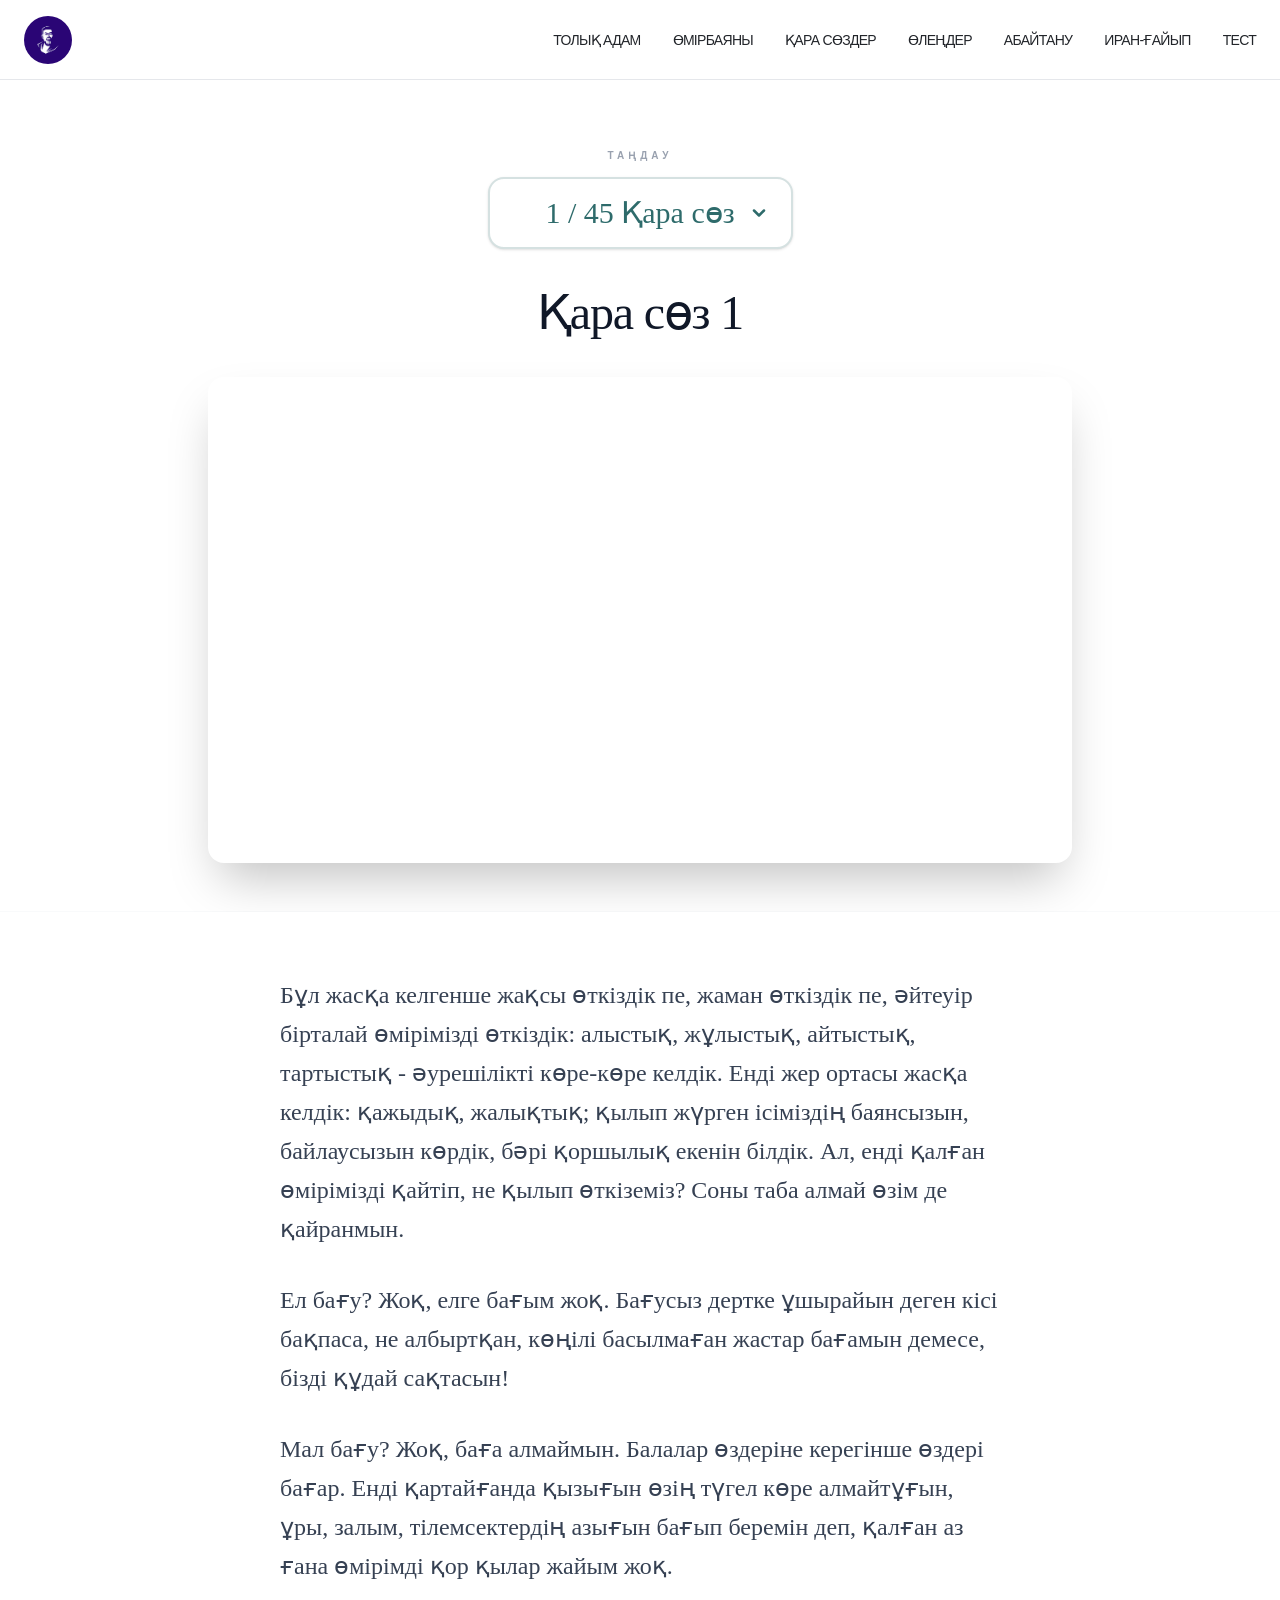
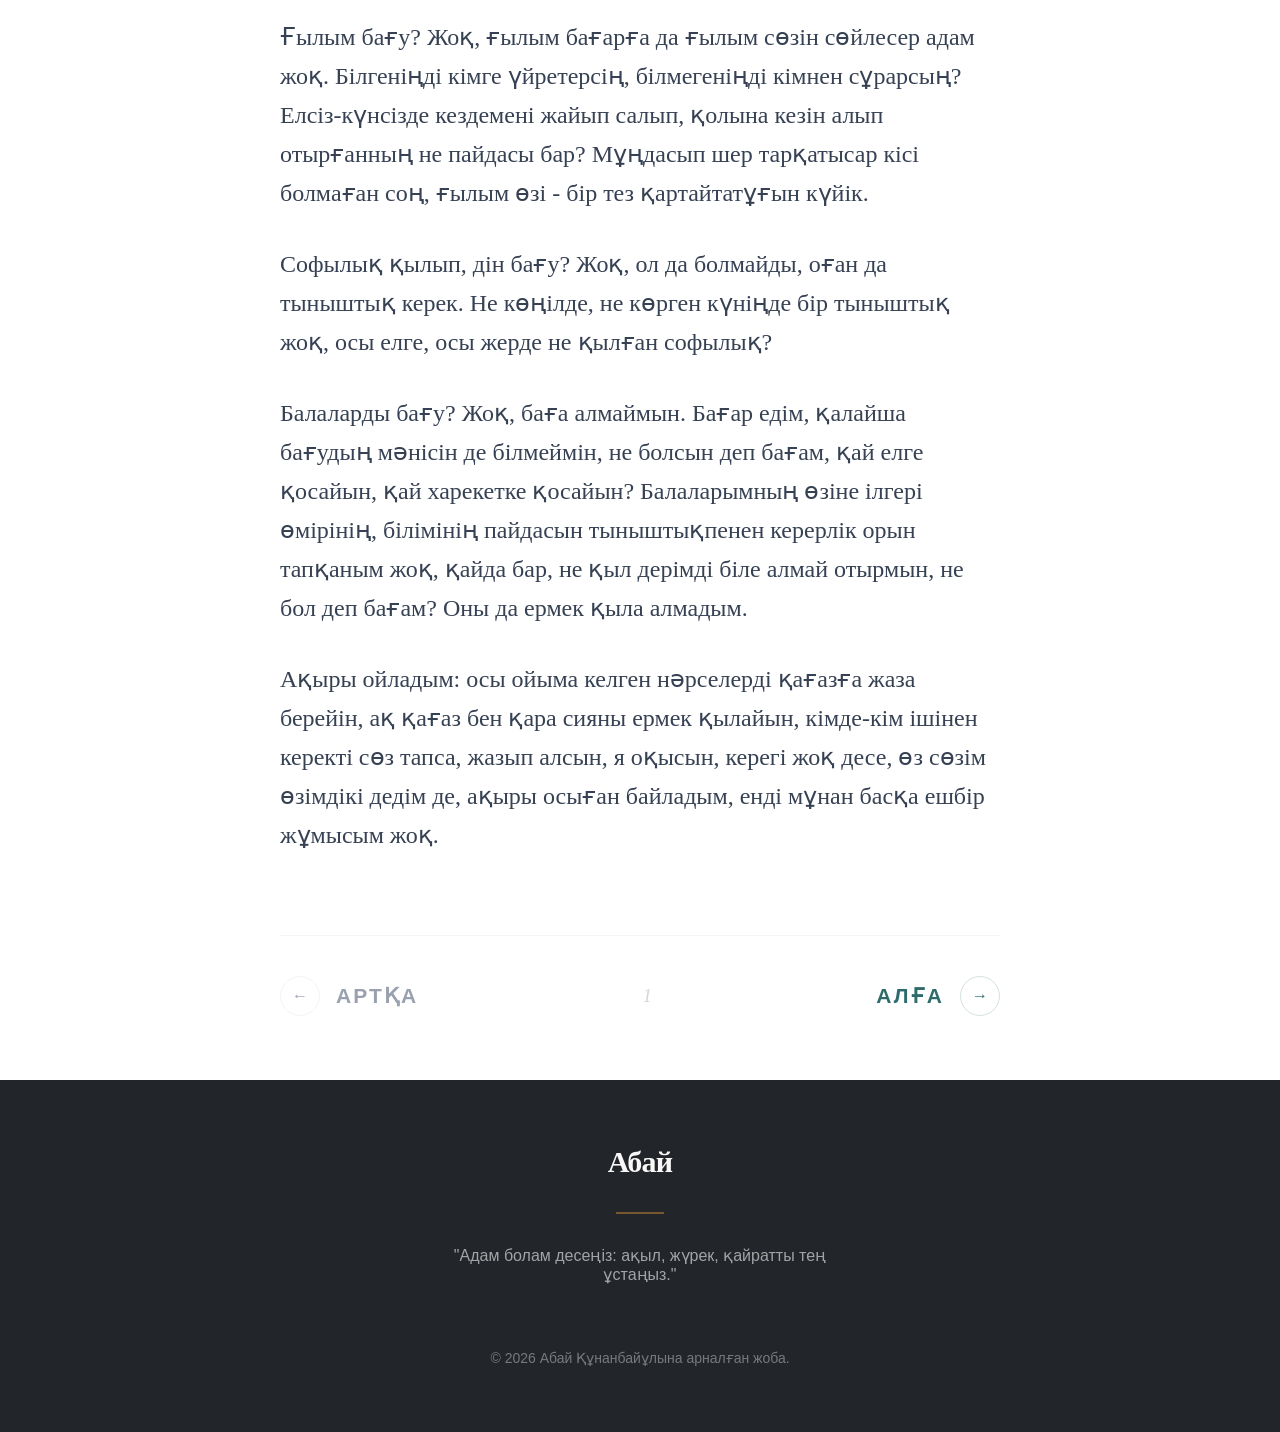
<file: book-of-words/index.html>
<!DOCTYPE html>
<!-- saved from url=(0035)http://127.0.0.1:8000/book-of-words -->
<html lang="en" data-dme-installation-id="xwaxjjxckj" data-dme="on" data-dme-dark-mode="off">
    <head>
        <meta http-equiv="Content-Type" content="text/html; charset=UTF-8">
        <style>
            body {
                transition: opacity ease-in 0.2s;
            }

            body[unresolved] {
                opacity: 0;
                display: block;
                overflow: hidden;
                position: relative;
            }
        </style>
        <meta name="viewport" content="width=device-width, initial-scale=1.0, maximum-scale=1">
        <meta property="og:title" content="Abai Qunanbaiuly - The Great Kazakh Poet">
        <meta property="og:description" content="Explore the life, philosophy, and poetry of Abai Qunanbaiuly, a cultural reformer and the father of Kazakh literature.">
        <meta property="og:type" content="website">
        <meta name="twitter:card" content="summary_large_image">
        <meta name="twitter:title" content="Abai Qunanbaiuly - The Great Kazakh Poet">
        <meta name="twitter:description" content="Explore the life, philosophy, and poetry of Abai Qunanbaiuly, a cultural reformer and the father of Kazakh literature.">
        <link rel="icon" type="image/png" href="http://127.0.0.1:8000/static/abai-muse/favicon.png">
        <link rel="preconnect" href="https://fonts.googleapis.com/">
        <link rel="preconnect" href="https://fonts.gstatic.com/" crossorigin="">
        <link href="../book-of-words_files/css2" rel="stylesheet">
        <script>
            (function() {
                var target = '/book-of-words';
                if (location.pathname !== target) {
                    history.replaceState(null, '', target + location.search + location.hash);
                }
            }
            )();
        </script>
        <script type="module" src="../book-of-words_files/index-Dv4_u_pz.js"></script>
        <link rel="stylesheet" href="../book-of-words_files/index-BlFxgXNz.css">
    </head>
    <body style="overflow: unset;">
        <div id="root">
            <div role="region" aria-label="Notifications (F8)" tabindex="-1" style="pointer-events: none;">
                <ol tabindex="-1" class="fixed top-0 z-[100] flex max-h-screen w-full flex-col-reverse p-4 sm:bottom-0 sm:right-0 sm:top-auto sm:flex-col md:max-w-[420px]"></ol>
            </div>
            <div class="min-h-screen bg-white font-sans selection:bg-primary/20">
                <nav class="fixed top-0 w-full z-[9999] bg-white border-b border-gray-200 h-20">
                    <div class="container mx-auto px-6 h-full flex items-center justify-between">
                        <a href="/">
                            <a class="z-[10001]">
                                <img alt="Logo" class="h-12 w-12 rounded-full object-cover" src="[data-uri]">
                            </a>
                        </a>
                        <div class="hidden md:flex items-center gap-8">
                            <a href="/#biography" class="text-sm font-medium hover:text-primary uppercase tracking-tighter">Өмірбаяны</a>
                            <a href="/book-of-words/" class="text-sm font-medium hover:text-primary uppercase tracking-tighter">Қара сөздер</a>
                            <a href="/#abai_tanu" class="text-sm font-medium hover:text-primary uppercase tracking-tighter">Абайтану</a>
                            <a href="/iran-gaiyp/" class="text-sm font-medium hover:text-primary uppercase tracking-tighter">Иран-Ғайып</a>
                            <a href="/tolyq_adam/" class="text-sm font-medium hover:text-primary uppercase tracking-tighter">Толық Адам</a>
                            <a href="/tests/" class="text-sm font-medium hover:text-primary uppercase tracking-tighter">Тест</a>
                            <a href="/#poetry" class="text-sm font-medium hover:text-primary uppercase tracking-tighter">Өлеңдер</a>
                            <a href="/#legacy" class="text-sm font-medium hover:text-primary uppercase tracking-tighter">Мұрасы</a>
                        </div>
                        <button class="md:hidden p-2 text-black z-[10001] relative">
                            <svg xmlns="http://www.w3.org/2000/svg" width="32" height="32" viewBox="0 0 24 24" fill="none" stroke="currentColor" stroke-width="2" stroke-linecap="round" stroke-linejoin="round" class="lucide lucide-menu" aria-hidden="true">
                                <path d="M4 5h16"></path>
                                <path d="M4 12h16"></path>
                                <path d="M4 19h16"></path>
                            </svg>
                        </button>
                    </div>
                    <div class="fixed inset-0 bg-black/80 backdrop-blur-sm transition-opacity duration-300 md:hidden opacity-0 invisible z-[9999]"></div>
                    <div class="fixed top-0 right-0 h-screen w-[75%] sm:w-[50%] transform transition-transform duration-500 ease-in-out md:hidden z-[10000] translate-x-full" style="background-color: rgb(255, 255, 255);">
                        <div class="flex flex-col h-full items-center justify-center space-y-8 px-6">
                            <a href="/tolyq_adam/" class="text-lg font-bold text-black uppercase text-center transition-all transform translate-x-10 opacity-0" style="transition-delay: 0ms; display: block;">Толық Адам</a>
                            <a href="/#biography" class="text-lg font-bold text-black uppercase text-center transition-all transform translate-x-10 opacity-0" style="transition-delay: 0ms; display: block;">Өмірбаяны</a>
                            <a href="/book-of-words/" class="text-lg font-bold text-black uppercase text-center transition-all transform translate-x-10 opacity-0" style="transition-delay: 0ms; display: block;">Қара сөздер</a>
                            <a href="/#poetry" class="text-lg font-bold text-black uppercase text-center transition-all transform translate-x-10 opacity-0" style="transition-delay: 0ms; display: block;">Өлеңдер</a>
                            <a href="/#abai_tanu" class="text-lg font-bold text-black uppercase text-center transition-all transform translate-x-10 opacity-0" style="transition-delay: 0ms; display: block;">Абайтану</a>
                            <a href="/iran-gaiyp/" class="text-lg font-bold text-black uppercase text-center transition-all transform translate-x-10 opacity-0" style="transition-delay: 0ms; display: block;">Иран-Ғайып</a>
                            <a href="/tests/" class="text-lg font-bold text-black uppercase text-center transition-all transform translate-x-10 opacity-0" style="transition-delay: 0ms; display: block;">Тест</a>
                        </div>
                    </div>
                </nav>
                <section class="py-12 border-b border-gray-50">
                    <div class="container mx-auto px-4 max-w-4xl text-center">
                        <div class="inline-flex flex-col items-center">
                            <div class="pt-4 flex flex-wrap items-center gap-4 mb-21.5"></div>
                            <span class="text-[10px] uppercase tracking-[0.4em] text-gray-400 mb-4 font-bold">Таңдау</span>
                            <div class="relative group">
                                <select class="appearance-none bg-white text-primary border-2 border-primary/20 px-12 py-4 rounded-2xl font-serif text-2xl md:text-3xl hover:border-primary transition-all cursor-pointer outline-none shadow-sm min-w-[300px] text-center">
                                    <option value="0">1 / 45 Қара сөз</option>
                                    <option value="1">2 / 45 Қара сөз</option>
                                    <option value="2">3 / 45 Қара сөз</option>
                                    <option value="3">4 / 45 Қара сөз</option>
                                    <option value="4">5 / 45 Қара сөз</option>
                                    <option value="5">6 / 45 Қара сөз</option>
                                    <option value="6">7 / 45 Қара сөз</option>
                                    <option value="7">8 / 45 Қара сөз</option>
                                    <option value="8">9 / 45 Қара сөз</option>
                                    <option value="9">10 / 45 Қара сөз</option>
                                    <option value="10">11 / 45 Қара сөз</option>
                                    <option value="11">12 / 45 Қара сөз</option>
                                    <option value="12">13 / 45 Қара сөз</option>
                                    <option value="13">14 / 45 Қара сөз</option>
                                    <option value="14">15 / 45 Қара сөз</option>
                                    <option value="15">16 / 45 Қара сөз</option>
                                    <option value="16">17 / 45 Қара сөз</option>
                                    <option value="17">18 / 45 Қара сөз</option>
                                    <option value="18">19 / 45 Қара сөз</option>
                                    <option value="19">20 / 45 Қара сөз</option>
                                    <option value="20">21 / 45 Қара сөз</option>
                                    <option value="21">22 / 45 Қара сөз</option>
                                    <option value="22">23 / 45 Қара сөз</option>
                                    <option value="23">24 / 45 Қара сөз</option>
                                    <option value="24">25 / 45 Қара сөз</option>
                                    <option value="25">26 / 45 Қара сөз</option>
                                    <option value="26">27 / 45 Қара сөз</option>
                                    <option value="27">28 / 45 Қара сөз</option>
                                    <option value="28">29 / 45 Қара сөз</option>
                                    <option value="29">30 / 45 Қара сөз</option>
                                    <option value="30">31 / 45 Қара сөз</option>
                                    <option value="31">32 / 45 Қара сөз</option>
                                    <option value="32">33 / 45 Қара сөз</option>
                                    <option value="33">34 / 45 Қара сөз</option>
                                    <option value="34">35 / 45 Қара сөз</option>
                                    <option value="35">36 / 45 Қара сөз</option>
                                    <option value="36">37 / 45 Қара сөз</option>
                                    <option value="37">38 / 45 Қара сөз</option>
                                    <option value="38">39 / 45 Қара сөз</option>
                                    <option value="39">40 / 45 Қара сөз</option>
                                    <option value="40">41 / 45 Қара сөз</option>
                                    <option value="41">42 / 45 Қара сөз</option>
                                    <option value="42">43 / 45 Қара сөз</option>
                                    <option value="43">44 / 45 Қара сөз</option>
                                    <option value="44">45 / 45 Қара сөз</option>
                                </select>
                                <div class="absolute right-6 top-1/2 -translate-y-1/2 pointer-events-none text-primary">
                                    <svg width="20" height="20" viewBox="0 0 24 24" fill="none" stroke="currentColor" stroke-width="3" stroke-linecap="round" stroke-linejoin="round">
                                        <path d="m6 9 6 6 6-6"></path>
                                    </svg>
                                </div>
                            </div>
                        </div>
                        <h1 class="mt-10 text-3xl md:text-5xl font-serif text-gray-900 tracking-tight">Қара сөз 1</h1>
                        <div class="mt-10">
                            <a href="https://www.youtube.com/watch?v=8O0rq3UZbVI" target="_blank" rel="noreferrer" class="inline-block bg-primary text-white px-8 py-4 rounded-2xl font-bold text-lg hover:bg-secondary transition-colors">Смотреть видео на YouTube</a>
                        </div>
                    </div>
                </section>
                <section class="py-16 relative bg-white">
                    <div class="container mx-auto px-6 max-w-3xl">
                        <div class="relative">
                            <div class="absolute inset-0 opacity-[0.03] pointer-events-none" style="background-image: url(&quot;/static/abai-muse/assets/kazakh-pattern-Ba0p9xHQ.png&quot;); background-size: 300px;"></div>
                            <div class="relative z-10 space-y-8">
                                <p class="text-xl md:text-2xl leading-relaxed text-gray-700 font-serif whitespace-pre-line">Бұл жасқа келгенше жақсы өткіздік пе, жаман өткіздік пе, әйтеуір бірталай өмірімізді өткіздік: алыстық, жұлыстық, айтыстық, тартыстық - әурешілікті көре-көре келдік. Енді жер ортасы жасқа келдік: қажыдық, жалықтық; қылып жүрген ісіміздің баянсызын, байлаусызын көрдік, бәрі қоршылық екенін білдік. Ал, енді қалған өмірімізді қайтіп, не қылып өткіземіз? Соны таба алмай өзім де қайранмын.</p>
                                <p class="text-xl md:text-2xl leading-relaxed text-gray-700 font-serif whitespace-pre-line">Ел бағу? Жоқ, елге бағым жоқ. Бағусыз дертке ұшырайын деген кісі бақпаса, не албыртқан, көңілі басылмаған жастар бағамын демесе, бізді құдай сақтасын!</p>
                                <p class="text-xl md:text-2xl leading-relaxed text-gray-700 font-serif whitespace-pre-line">Мал бағу? Жоқ, баға алмаймын. Балалар өздеріне керегінше өздері бағар. Енді қартайғанда қызығын өзің түгел көре алмайтұғын, ұры, залым, тілемсектердің азығын бағып беремін деп, қалған аз ғана өмірімді қор қылар жайым жоқ.</p>
                                <p class="text-xl md:text-2xl leading-relaxed text-gray-700 font-serif whitespace-pre-line">Ғылым бағу? Жоқ, ғылым бағарға да ғылым сөзін сөйлесер адам жоқ. Білгеніңді кімге үйретерсің, білмегеніңді кімнен сұрарсың? Елсіз-күнсізде кездемені жайып салып, қолына кезін алып отырғанның не пайдасы бар? Мұңдасып шер тарқатысар кісі болмаған соң, ғылым өзі - бір тез қартайтатұғын күйік.</p>
                                <p class="text-xl md:text-2xl leading-relaxed text-gray-700 font-serif whitespace-pre-line">Софылық қылып, дін бағу? Жоқ, ол да болмайды, оған да тыныштық керек. Не көңілде, не көрген күніңде бір тыныштық жоқ, осы елге, осы жерде не қылған софылық?</p>
                                <p class="text-xl md:text-2xl leading-relaxed text-gray-700 font-serif whitespace-pre-line">Балаларды бағу? Жоқ, баға алмаймын. Бағар едім, қалайша бағудың мәнісін де білмеймін, не болсын деп бағам, қай елге қосайын, қай харекетке қосайын? Балаларымның өзіне ілгері өмірінің, білімінің пайдасын тыныштықпенен керерлік орын тапқаным жоқ, қайда бар, не қыл дерімді біле алмай отырмын, не бол деп бағам? Оны да ермек қыла алмадым.</p>
                                <p class="text-xl md:text-2xl leading-relaxed text-gray-700 font-serif whitespace-pre-line">Ақыры ойладым: осы ойыма келген нәрселерді қағазға жаза берейін, ақ қағаз бен қара сияны ермек қылайын, кімде-кім ішінен керекті сөз тапса, жазып алсын, я оқысын, керегі жоқ десе, өз сөзім өзімдікі дедім де, ақыры осыған байладым, енді мұнан басқа ешбір жұмысым жоқ.</p>
                            </div>
                            <div class="mt-20 flex items-center justify-between border-t border-gray-100 pt-10">
                                <button disabled="" class="flex items-center gap-4 text-gray-400 hover:text-primary transition-all disabled:opacity-0 group">
                                    <div class="w-10 h-10 rounded-full border border-gray-100 flex items-center justify-center group-hover:border-primary">
                                        <span>←</span>
                                    </div>
                                    <span class="font-bold uppercase tracking-widest text-[21px]">Артқа</span>
                                </button>
                                <div class="text-gray-300 font-serif italic text-lg">1</div>
                                <button class="flex items-center gap-4 text-primary hover:text-secondary transition-all disabled:opacity-0 group">
                                    <span class="font-bold uppercase tracking-widest text-[21px]">Алға</span>
                                    <div class="w-10 h-10 rounded-full border border-primary/20 flex items-center justify-center group-hover:bg-primary group-hover:text-white">
                                        <span>→</span>
                                    </div>
                                </button>
                            </div>
                        </div>
                    </div>
                </section>
                <footer id="legacy" class="bg-foreground text-background py-16">
                    <div class="container mx-auto px-6 flex flex-col items-center text-center space-y-8">
                        <div class="text-3xl font-serif font-bold tracking-tight text-background">Абай</div>
                        <div class="w-12 h-0.5 bg-secondary/50"></div>
                        <p class="max-w-md text-background/60 font-light">"Адам болам десеңіз: ақыл, жүрек, қайратты тең ұстаңыз."</p>
                        <div class="text-sm text-background/40 pt-8">© 2026 Абай Құнанбайұлына арналған жоба.</div>
                    </div>
                </footer>
            </div>
        </div>
        <veepn-lock-screen>
            <template shadowrootmode="open">
                <style>
                    html {
                        box-sizing: border-box;
                        text-size-adjust: 100%;
                        word-break: normal;
                        tab-size: 4
                    }

                    *,:before,:after {
                        background-repeat: no-repeat;
                        box-sizing: border-box
                    }

                    :before,:after {
                        text-decoration: inherit;
                        vertical-align: inherit
                    }

                    * {
                        padding: 0;
                        margin: 0
                    }

                    hr {
                        overflow: visible;
                        height: 0;
                        color: inherit;
                        border: 0;
                        border-top: 1px solid
                    }

                    details,main {
                        display: block
                    }

                    summary {
                        display: list-item
                    }

                    small {
                        font-size: 80%
                    }

                    [hidden] {
                        display: none!important
                    }

                    abbr[title] {
                        border-bottom: none;
                        text-decoration: underline;
                        text-decoration: underline dotted
                    }

                    a {
                        background-color: transparent
                    }

                    a:active,a:hover {
                        outline-width: 0
                    }

                    code,kbd,pre,samp {
                        font-family: monospace
                    }

                    pre {
                        font-size: 1em
                    }

                    b,strong {
                        font-weight: bolder
                    }

                    sub,sup {
                        font-size: 75%;
                        line-height: 0;
                        position: relative;
                        vertical-align: baseline
                    }

                    sub {
                        bottom: -.25em
                    }

                    sup {
                        top: -.5em
                    }

                    table {
                        border-color: inherit;
                        text-indent: 0
                    }

                    iframe {
                        border-style: none
                    }

                    input {
                        border-radius: 0
                    }

                    [type=number]::-webkit-inner-spin-button,[type=number]::-webkit-outer-spin-button {
                        height: auto
                    }

                    [type=search] {
                        appearance: textfield;
                        outline-offset: -2px
                    }

                    [type=search]::-webkit-search-decoration {
                        appearance: none
                    }

                    textarea {
                        overflow: auto;
                        resize: vertical
                    }

                    button,input,optgroup,select,textarea {
                        font: inherit;
                        color: inherit
                    }

                    optgroup {
                        font-weight: 700
                    }

                    button {
                        overflow: visible
                    }

                    button,select {
                        text-transform: none
                    }

                    button,[type=button],[type=reset],[type=submit],[role=button] {
                        cursor: pointer
                    }

                    button::-moz-focus-inner,[type=button]::-moz-focus-inner,[type=reset]::-moz-focus-inner,[type=submit]::-moz-focus-inner {
                        border-style: none;
                        padding: 0
                    }

                    button,html [type=button],[type=reset],[type=submit] {
                        appearance: auto
                    }

                    button,input,select,textarea {
                        background-color: transparent;
                        border-style: none
                    }

                    button:-moz-focusring,[type=button]::-moz-focus-inner,[type=reset]::-moz-focus-inner,[type=submit]::-moz-focus-inner {
                        outline: 1px dotted ButtonText
                    }

                    select {
                        appearance: none
                    }

                    a:focus,button:focus,input:focus,select:focus,textarea:focus {
                        outline-width: 0
                    }

                    select::-ms-expand {
                        display: none
                    }

                    select::-ms-value {
                        color: currentcolor
                    }

                    legend {
                        border: 0;
                        color: inherit;
                        display: table;
                        white-space: normal;
                        max-width: 100%
                    }

                    ::-webkit-file-upload-button {
                        appearance: auto;
                        color: inherit;
                        font: inherit
                    }

                    [disabled] {
                        cursor: default
                    }

                    img {
                        border-style: none
                    }

                    progress {
                        vertical-align: baseline
                    }

                    [aria-busy=true] {
                        cursor: progress
                    }

                    [aria-controls] {
                        cursor: pointer
                    }

                    [aria-disabled=true] {
                        cursor: default
                    }

                    ul,ol {
                        list-style-type: none
                    }

                    figure {
                        margin: 0
                    }

                    @keyframes slide-in {
                        0% {
                            opacity: 0;
                            transform: translateY(16px)
                        }

                        to {
                            opacity: 1;
                            transform: translateY(0)
                        }
                    }

                    .gradient-blue {
                        background: radial-gradient(106.41% 128.47% at 50.15% 128.47%,#23abff,#3066ff)
                    }

                    .gradient-green {
                        background: radial-gradient(92.26% 118.88% at 50.15% .13%,#00c3c3,#00aab3)
                    }

                    .gradient-purple {
                        background: radial-gradient(165.12% 115.56% at 50.15% .13%,#a15aff,#00a0eb)
                    }

                    .bg-blue {
                        background-color: #f2f5ff
                    }

                    .bg-purple {
                        background-color: #f7f0ff
                    }

                    .bg-green {
                        background-color: #ebffed
                    }

                    .lock-screen {
                        font-family: FigtreeVF,sans-serif;
                        letter-spacing: normal;
                        position: fixed;
                        z-index: 2147483638;
                        right: 24px;
                        bottom: 24px;
                        width: 327px;
                        border-radius: 24px;
                        overflow: hidden;
                        box-shadow: 0 24px 32px #00000014;
                        animation: slide-in .3s ease-in-out forwards
                    }

                    .lock-screen__content {
                        position: relative;
                        padding: 24px 24px 64px
                    }

                    .lock-screen__close {
                        position: absolute;
                        top: 16px;
                        right: 16px;
                        width: 24px;
                        height: 24px;
                        display: flex;
                        align-items: center;
                        justify-content: center;
                        opacity: .5
                    }

                    .lock-screen__label {
                        height: 26px;
                        width: fit-content;
                        border-radius: 50px;
                        background-color: #fff3;
                        padding-inline:16px;display: flex;
                        align-items: center;
                        justify-content: center;
                        gap: 8px;
                        color: #fff;
                        font-size: 12px;
                        line-height: 18px;
                        margin: -8px auto 16px
                    }

                    .lock-screen__title {
                        color: #fff;
                        text-align: center;
                        font-size: 20px;
                        line-height: 28px;
                        font-weight: 600;
                        margin-bottom: 8px
                    }

                    .lock-screen__description {
                        color: #f5f6f7;
                        text-align: center;
                        font-size: 14px;
                        line-height: 20px
                    }

                    .lock-screen__description b {
                        font-weight: 600
                    }

                    .lock-screen__card {
                        position: relative;
                        z-index: 1;
                        margin-top: -44px;
                        background-color: #fff;
                        border-radius: 24px;
                        padding: 32px 20px 20px
                    }

                    .lock-screen__inner {
                        margin-bottom: 24px
                    }

                    .lock-screen__submit {
                        display: flex;
                        align-items: center;
                        justify-content: center;
                        gap: 10px;
                        font-weight: 700;
                        font-size: 16px;
                        height: 40px;
                        width: 100%;
                        border-radius: 12px;
                        padding-inline:16px;background-color: #f70;
                        color: #fff;
                        margin-bottom: 16px
                    }

                    .lock-screen__skip {
                        display: flex;
                        align-items: center;
                        justify-content: center;
                        font-size: 14px;
                        line-height: 20px;
                        color: #82829c;
                        margin-inline:auto}

                    .price-card {
                        border: 1px solid #f2f2fc;
                        background: linear-gradient(254.14deg,#fafbff .04%,#f5f8ff 100.04%);
                        border-radius: 24px;
                        padding: 24px 28px
                    }

                    .price-card__label {
                        color: #4a5764;
                        text-align: center;
                        font-size: 14px;
                        line-height: 20px;
                        text-transform: uppercase;
                        margin-bottom: 16px
                    }

                    .price-card__price {
                        display: flex;
                        justify-content: center;
                        align-items: flex-start;
                        column-gap: 2px;
                        margin-bottom: 12px
                    }

                    .price-card__currency {
                        color: #515478;
                        font-size: 18px;
                        line-height: 28px
                    }

                    .price-card__number {
                        color: #14142a;
                        text-align: center;
                        font-size: 64px;
                        line-height: 54px
                    }

                    .price-card__wrap {
                        display: flex;
                        flex-direction: column
                    }

                    .price-card__decimal {
                        color: #515478;
                        font-size: 18px;
                        line-height: 28px;
                        font-weight: 600
                    }

                    .price-card__period {
                        color: #515478;
                        font-size: 14px;
                        line-height: 20px;
                        margin-top: -6px
                    }

                    .price-card__discount {
                        position: relative;
                        display: flex;
                        align-items: center;
                        justify-content: center;
                        margin-bottom: 12px
                    }

                    .price-card__discount-divider {
                        position: absolute;
                        z-index: 0;
                        top: 50%;
                        left: 0;
                        width: 100%;
                        height: 1px;
                        background-color: #dbe2f9;
                        transform: translateY(-50%)
                    }

                    .price-card__discount-icon {
                        position: absolute;
                        z-index: 1;
                        top: 50%;
                        left: 50%;
                        transform: translate(-50%,-50%)
                    }

                    .price-card__discount-text {
                        position: relative;
                        z-index: 2;
                        color: #fff;
                        font-size: 12px;
                        font-weight: 600;
                        line-height: 18px
                    }

                    .price-card__features {
                        display: flex;
                        align-items: center;
                        justify-content: center;
                        column-gap: 16px
                    }

                    .price-card__feature {
                        color: #222e3a;
                        font-size: 14px;
                        line-height: 20px;
                        display: flex;
                        align-items: center;
                        gap: 6px
                    }

                    .price-card__feature:before {
                        content: "";
                        display: block;
                        width: 4px;
                        height: 4px;
                        background-color: #20df9e;
                        border-radius: 50%;
                        flex-shrink: 0
                    }

                    .features-list {
                        display: grid;
                        grid-template-columns: repeat(3,1fr);
                        gap: 12px
                    }

                    .features-list__item {
                        display: flex;
                        flex-direction: column;
                        align-items: center;
                        gap: 6px
                    }

                    .features-list__icon {
                        width: 52px;
                        height: 52px;
                        border-radius: 12px;
                        display: flex;
                        align-items: center;
                        justify-content: center
                    }

                    .features-list__text {
                        color: #293a53;
                        text-align: center;
                        font-size: 16px;
                        line-height: 24px;
                        letter-spacing: -.1px
                    }
                </style>
            </template>
            <style>
                @font-face {
                    font-family: FigtreeVF;
                    src: url(chrome-extension://majdfhpaihoncoakbjgbdhglocklcgno/fonts/FigtreeVF.woff2) format("woff2 supports variations"),url(chrome-extension://majdfhpaihoncoakbjgbdhglocklcgno/fonts/FigtreeVF.woff2) format("woff2-variations");
                    font-weight: 100 1000;
                    font-display: swap
                }
            </style>
        </veepn-lock-screen>
        <!-- Code injected by live-server -->
        <script>
            // <![CDATA[  <-- For SVG support
            if ('WebSocket'in window) {
                (function() {
                    function refreshCSS() {
                        var sheets = [].slice.call(document.getElementsByTagName("link"));
                        var head = document.getElementsByTagName("head")[0];
                        for (var i = 0; i < sheets.length; ++i) {
                            var elem = sheets[i];
                            var parent = elem.parentElement || head;
                            parent.removeChild(elem);
                            var rel = elem.rel;
                            if (elem.href && typeof rel != "string" || rel.length == 0 || rel.toLowerCase() == "stylesheet") {
                                var url = elem.href.replace(/(&|\?)_cacheOverride=\d+/, '');
                                elem.href = url + (url.indexOf('?') >= 0 ? '&' : '?') + '_cacheOverride=' + (new Date().valueOf());
                            }
                            parent.appendChild(elem);
                        }
                    }
                    var protocol = window.location.protocol === 'http:' ? 'ws://' : 'wss://';
                    var address = protocol + window.location.host + window.location.pathname + '/ws';
                    var socket = new WebSocket(address);
                    socket.onmessage = function(msg) {
                        if (msg.data == 'reload')
                            window.location.reload();
                        else if (msg.data == 'refreshcss')
                            refreshCSS();
                    }
                    ;
                    if (sessionStorage && !sessionStorage.getItem('IsThisFirstTime_Log_From_LiveServer')) {
                        console.log('Live reload enabled.');
                        sessionStorage.setItem('IsThisFirstTime_Log_From_LiveServer', true);
                    }
                }
                )();
            } else {
                console.error('Upgrade your browser. This Browser is NOT supported WebSocket for Live-Reloading.');
            }
            // ]]>
        </script>
    </body>
</html>
</file>
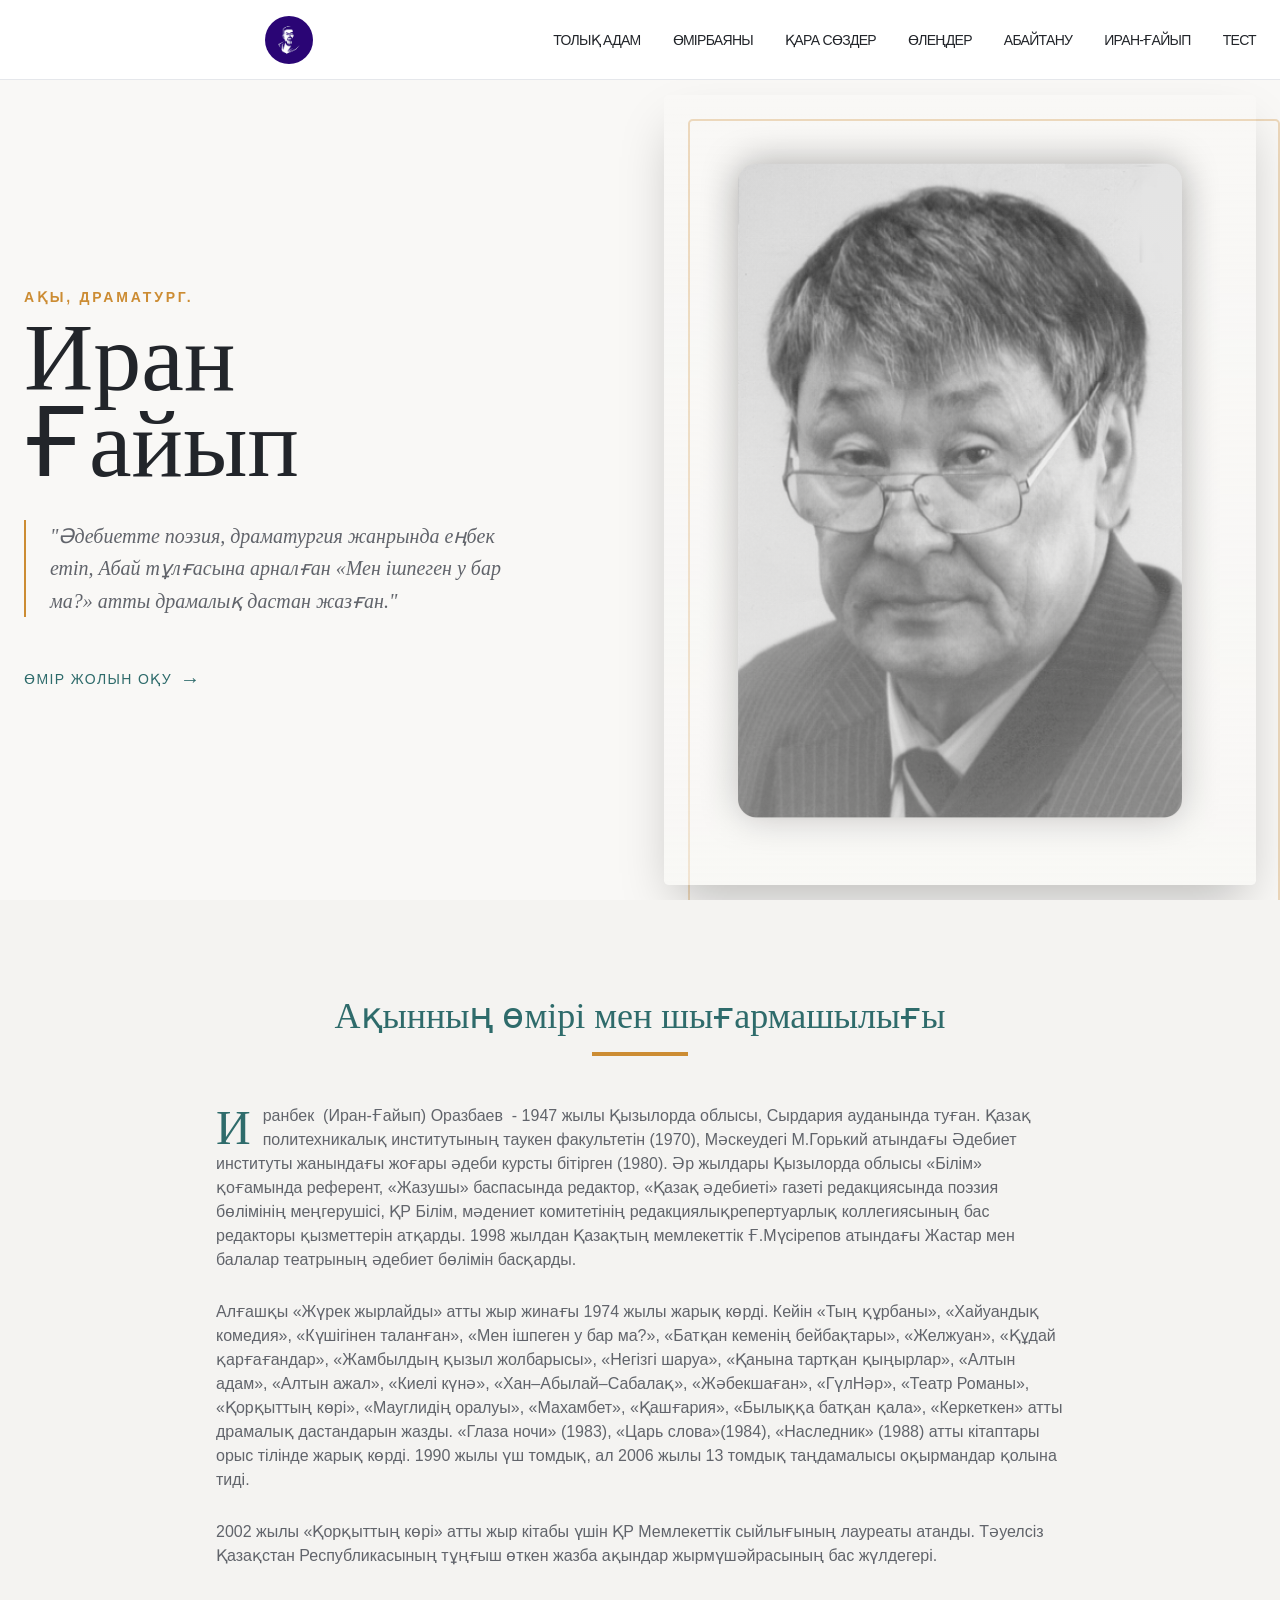
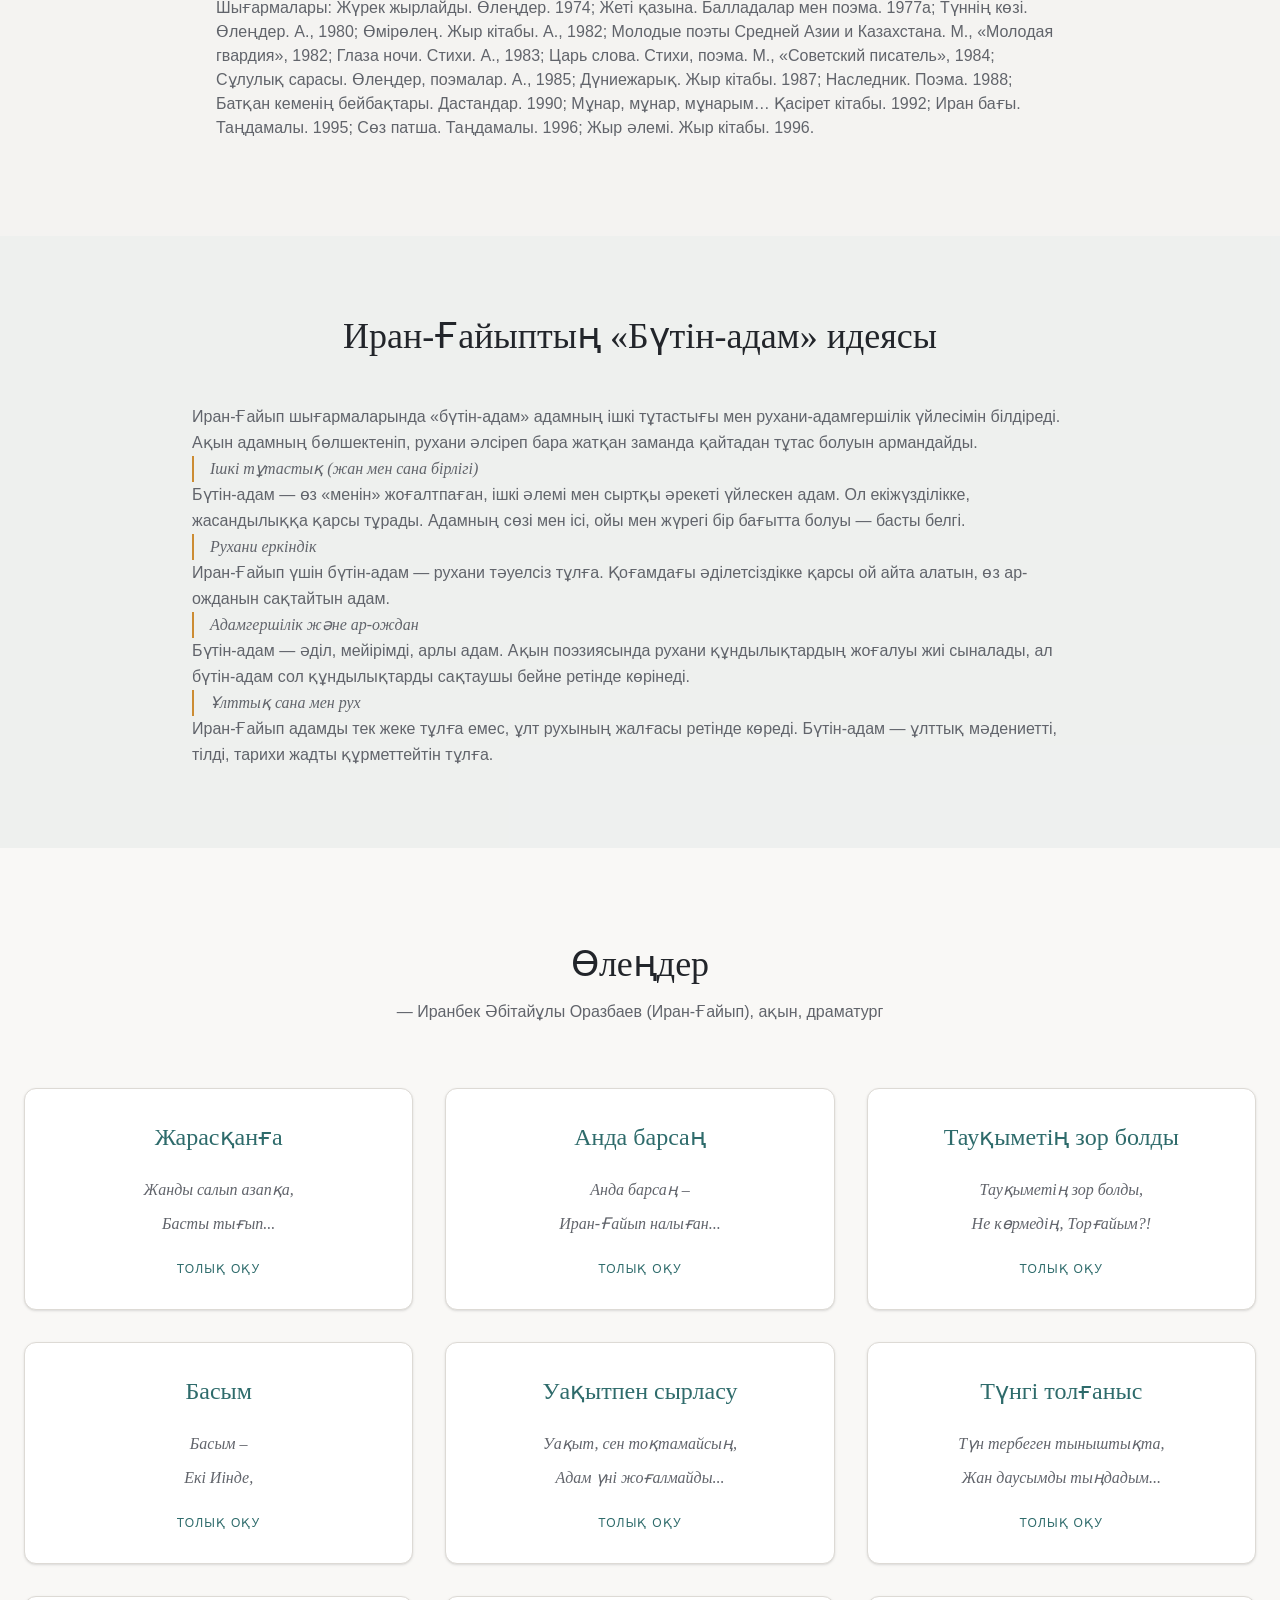
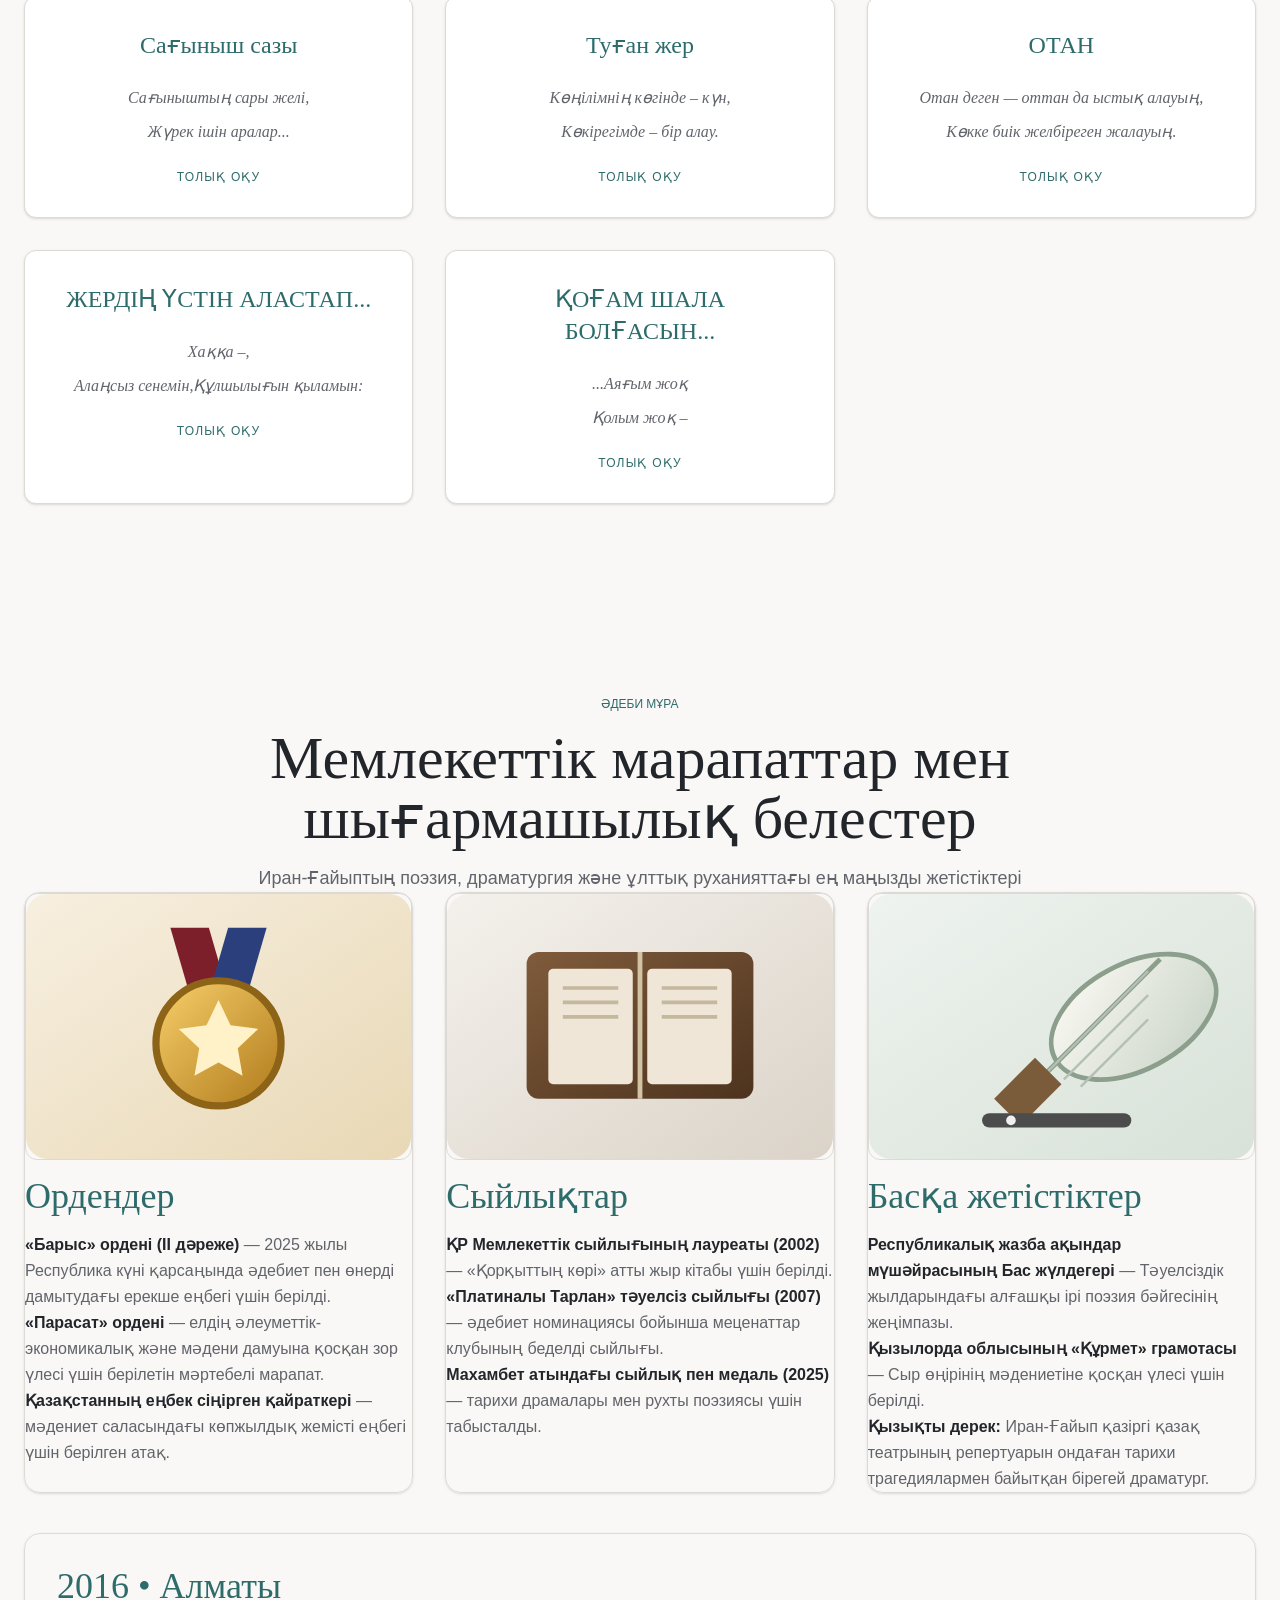
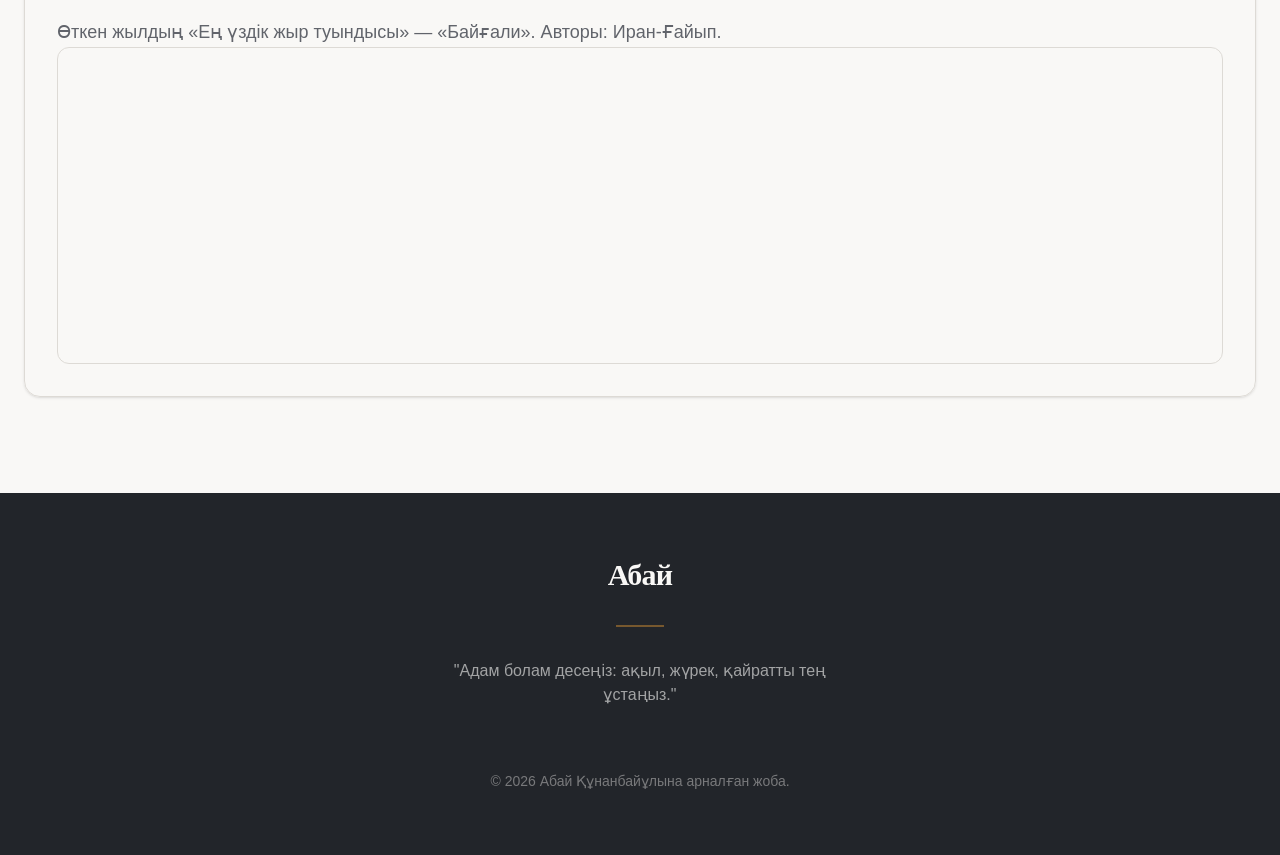
<file: iran-gaiyp/index.html>
﻿<!DOCTYPE html>
<!-- saved from url=(0032)http://127.0.0.1:8000/iran-gaiyp -->
<html lang="en" data-dme-installation-id="xwaxjjxckj" data-dme="on" data-dme-dark-mode="off">
    <head>
        <meta http-equiv="Content-Type" content="text/html; charset=UTF-8">
        <style>
            body {
                transition: opacity ease-in 0.2s;
            }

            body[unresolved] {
                opacity: 0;
                display: block;
                overflow: hidden;
                position: relative;
            }
        </style>
        <meta name="viewport" content="width=device-width, initial-scale=1.0, maximum-scale=1">
        <meta property="og:title" content="Abai Qunanbaiuly - The Great Kazakh Poet">
        <meta property="og:description" content="Explore the life, philosophy, and poetry of Abai Qunanbaiuly, a cultural reformer and the father of Kazakh literature.">
        <meta property="og:type" content="website">
        <meta name="twitter:card" content="summary_large_image">
        <meta name="twitter:title" content="Abai Qunanbaiuly - The Great Kazakh Poet">
        <meta name="twitter:description" content="Explore the life, philosophy, and poetry of Abai Qunanbaiuly, a cultural reformer and the father of Kazakh literature.">
        <link rel="icon" type="image/png" href="http://127.0.0.1:8000/static/abai-muse/favicon.png">
        <link rel="preconnect" href="https://fonts.googleapis.com/">
        <link rel="preconnect" href="https://fonts.gstatic.com/" crossorigin="">
        <link href="../iran-gaiyp_files/css2" rel="stylesheet">
        <script>
            (function() {
                var target = '/iran-gaiyp';
                if (location.pathname !== target) {
                    history.replaceState(null, '', target + location.search + location.hash);
                }
            }
            )();
        </script>
        <!-- Disabled bundle on this page to prevent mojibake text from JS and keep poetry content from HTML -->
        <!-- <script type="module" src="../iran-gaiyp_files/index-Dv4_u_pz.js"></script> -->
        <script defer src="/static/js/mobile-nav.js"></script>
        <link rel="stylesheet" href="../iran-gaiyp_files/index-BlFxgXNz.css">
    </head>
    <body style="overflow: unset;">
        <div id="root">
            <div role="region" aria-label="Notifications (F8)" tabindex="-1" style="pointer-events: none;">
                <ol tabindex="-1" class="top-0 sm:top-auto sm:right-0 sm:bottom-0 z-[100] fixed flex sm:flex-col flex-col-reverse p-4 w-full md:max-w-[420px] max-h-screen"></ol>
            </div>
            <div class="bg-background selection:bg-primary/20 min-h-screen font-sans">
                <nav class="top-0 z-[9999] fixed bg-white border-gray-200 border-b w-full h-20">
                    <div class="flex justify-between items-center mx-auto px-6 h-full container">
                        <a href="/">
                            <a class="z-[10001]">
                                <img alt="Logo" class="rounded-full w-12 h-12 object-cover" src="[data-uri]">
                            </a>
                        </a>
                        <div class="hidden md:flex items-center gap-8">
                            <a href="/tolyq_adam/index.html" class="font-medium hover:text-primary text-sm uppercase tracking-tighter">Толық Адам</a>
                            <a href="/#biography" class="font-medium hover:text-primary text-sm uppercase tracking-tighter">Өмірбаяны</a>
                            <a href="/book-of-words/" class="font-medium hover:text-primary text-sm uppercase tracking-tighter">Қара сөздер</a>
                            <a href="/#poetry" class="font-medium hover:text-primary text-sm uppercase tracking-tighter">Өлеңдер</a>
                            <a href="/#abai_tanu" class="font-medium hover:text-primary text-sm uppercase tracking-tighter">Абайтану</a>
                            <a href="/iran-gaiyp/index.html" class="font-medium hover:text-primary text-sm uppercase tracking-tighter">Иран-Ғайып</a>
                            <a href="/tests/" class="font-medium hover:text-primary text-sm uppercase tracking-tighter">Тест</a>
                            
                        </div>
                        <button class="md:hidden p-2 text-black z-[10001] relative">
                            <svg xmlns="http://www.w3.org/2000/svg" width="32" height="32" viewBox="0 0 24 24" fill="none" stroke="currentColor" stroke-width="2" stroke-linecap="round" stroke-linejoin="round" class="lucide lucide-menu" aria-hidden="true">
                                <path d="M4 5h16"></path>
                                <path d="M4 12h16"></path>
                                <path d="M4 19h16"></path>
                            </svg>
                        </button>
                    </div>
                    <div class="md:hidden invisible z-[9999] fixed inset-0 bg-black/80 opacity-0 backdrop-blur-sm transition-opacity duration-300"></div>
                    <div class="md:hidden top-0 right-0 z-[10000] fixed w-[75%] sm:w-[50%] h-screen transition-transform translate-x-full duration-500 ease-in-out transform" style="background-color: rgb(255, 255, 255);">
                        <div class="flex flex-col justify-center items-center space-y-8 px-6 h-full">
                            <a href="/tolyq_adam/index.html" class="opacity-0 font-bold text-black text-lg text-center uppercase transition-all translate-x-10 transform" style="transition-delay: 0ms; display: block;">Толық Адам</a>
                            <a href="/#biography" class="opacity-0 font-bold text-black text-lg text-center uppercase transition-all translate-x-10 transform" style="transition-delay: 0ms; display: block;">Өмірбаяны</a>
                            <a href="/book-of-words/" class="opacity-0 font-bold text-black text-lg text-center uppercase transition-all translate-x-10 transform" style="transition-delay: 0ms; display: block;">Қара сөздер</a>
                            <a href="/#poetry" class="opacity-0 font-bold text-black text-lg text-center uppercase transition-all translate-x-10 transform" style="transition-delay: 0ms; display: block;">Өлеңдер</a>
                            <a href="/#abai_tanu" class="opacity-0 font-bold text-black text-lg text-center uppercase transition-all translate-x-10 transform" style="transition-delay: 0ms; display: block;">Абайтану</a>
                            <a href="/iran-gaiyp/index.html" class="opacity-0 font-bold text-black text-lg text-center uppercase transition-all translate-x-10 transform" style="transition-delay: 0ms; display: block;">Иран-Ғайып</a>
                            <a href="/tests/" class="opacity-0 font-bold text-black text-lg text-center uppercase transition-all translate-x-10 transform" style="transition-delay: 0ms; display: block;">Тест</a>
                        </div>
                    </div>
                </nav>
                <section class="relative flex items-center pt-20 min-h-screen overflow-hidden section-reveal">
                    <div class="z-0 absolute inset-0 opacity-[0.03] pointer-events-none pattern-drift" style="background-image: url(&quot;/static/abai-muse/assets/kazakh-pattern-Ba0p9xHQ.png&quot;); background-size: 400px;"></div>
                    <div class="z-10 relative items-center gap-12 grid md:grid-cols-2 mx-auto px-6 container">
                        <div class="space-y-8 order-2 md:order-1 animate-fade-up">
                            <div class="space-y-2">
                                <h2 class="font-sans font-semibold text-secondary text-sm uppercase tracking-[0.2em]">ақы, драматург.</h2>
                                <h1 class="font-serif font-medium text-foreground text-5xl md:text-7xl lg:text-8xl leading-[0.9]">
                                    Иран <br>Ғайып
                                </h1>
                            </div>
                            <p class="pl-6 border-secondary border-l-2 max-w-lg font-serif text-muted-foreground text-xl italic leading-relaxed">"Әдебиетте поэзия, драматургия жанрында еңбек етіп, Абай тұлғасына арналған «Мен ішпеген у бар ма?» атты драмалық дастан жазған."</p>
                            <div class="flex flex-wrap items-center gap-4 pt-4">
                                <a href="#biography" class="group inline-flex items-center gap-2 hover:gap-4 font-medium text-primary text-sm uppercase tracking-widest transition-all">
                                    Өмір жолын оқу <span class="text-xl">→</span>
                                </a>
                            </div>
                        </div>
                        <div class="relative order-1 md:order-2 animate-fade-up delay-150">
                            <div class="relative shadow-2xl rounded-sm aspect-[3/4] overflow-hidden">
                                <div class="z-10 absolute inset-0 bg-gradient-to-t from-background/40 to-transparent"></div>
                                <img alt="Абай Құнанбайұлының портреті" class="w-full h-full object-cover hover:scale-110 transition-transform duration-[20s] transform" src="../iran-gaiyp_files/iran_g-DoyvyYrs.png">
                            </div>
                            <div class="-right-6 -bottom-6 -z-10 absolute border-2 border-secondary/30 rounded-sm w-full h-full"></div>
                        </div>
                    </div>
                </section>
                <section id="biography" class="relative bg-muted/30 py-24 section-reveal">
                    <div class="mx-auto px-6 max-w-4xl container">
                        <div class="space-y-12">
                            <div class="space-y-4 text-center">
                                <h2 class="font-serif text-primary text-3xl md:text-4xl">Ақынның өмірі мен шығармашылығы</h2>
                                <div class="bg-secondary mx-auto w-24 h-1"></div>
                            </div>
                            <div class="first-letter:float-left mx-auto first-letter:mr-3 first-letter:font-serif text-muted-foreground first-letter:text-primary first-letter:text-5xl prose prose-lg prose-stone">
                                <p>Иранбек &nbsp;(Иран-Ғайып)&nbsp;Оразбаев &nbsp;-&nbsp;1947 жылы Қызылорда облысы, Сырдария ауданында туған. Қазақ политехникалық институтының таукен факультетін (1970), Мәскеудегі М.Горький атындағы Әдебиет институты жанындағы жоғары әдеби курсты бітірген (1980). Әр жылдары Қызылорда облысы «Білім» қоғамында референт, «Жазушы» баспасында редактор, «Қазақ әдебиеті» газеті редакциясында поэзия бөлімінің меңгерушісі, ҚР Білім, мәдениет комитетінің редакциялықрепертуарлық коллегиясының бас редакторы қызметтерін атқарды. 1998 жылдан Қазақтың мемлекеттік Ғ.Мүсірепов атындағы Жастар мен балалар театрының әдебиет бөлімін басқарды.</p>
                                <p>
                                <div class="flex flex-wrap items-center gap-4 mb-3 pt-4"></div>
                                Алғашқы «Жүрек жырлайды» атты жыр жинағы 1974 жылы жарық көрді. Кейін «Тың құрбаны», «Хайуандық комедия», «Күшігінен таланған», «Мен ішпеген у бар ма?», «Батқан кеменің бейбақтары», «Желжуан», «Құдай қарғағандар», «Жамбылдың қызыл жолбарысы», «Негізгі шаруа», «Қанына тартқан қыңырлар», «Алтын адам», «Алтын ажал», «Киелі күнә», «Хан–Абылай–Сабалақ», «Жәбекшаған», «ГүлНәр», «Театр Романы», «Қорқыттың көрі», «Мауглидің оралуы», «Махамбет», «Қашғария», «Былыққа батқан қала», «Керкеткен» атты драмалық дастандарын жазды. «Глаза ночи» (1983), «Царь слова»(1984), «Наследник» (1988) атты кітаптары орыс тілінде жарық көрді. 1990 жылы үш томдық, ал 2006 жылы 13 томдық таңдамалысы оқырмандар қолына тиді.
</p><p>
<div class="flex flex-wrap items-center gap-4 mb-3 pt-4"></div>
2002 жылы «Қорқыттың көрі» атты жыр кітабы үшін ҚР Мемлекеттік сыйлығының лауреаты атанды. Тәуелсіз Қазақстан Республикасының тұңғыш өткен жазба ақындар жырмүшәйрасының бас жүлдегері.</p><p>
<div class="flex flex-wrap items-center gap-4 mb-3 pt-4"></div>
Шығармалары: Жүрек жырлайды. Өлеңдер. 1974; Жеті қазына. Балладалар мен поэма. 1977а; Түннің көзі. Өлеңдер. А., 1980; Өмірөлең. Жыр кітабы. А., 1982; Молодые поэты Средней Азии и Казахстана. М., «Молодая гвардия», 1982; Глаза ночи. Стихи. А., 1983; Царь слова. Стихи, поэма. М., «Советский писатель», 1984; Сұлулық сарасы. Өлеңдер, поэмалар. А., 1985; Дүниежарық. Жыр кітабы. 1987; Наследник. Поэма. 1988; Батқан кеменің бейбақтары. Дастандар. 1990; Мұнар, мұнар, мұнарым… Қасірет кітабы. 1992; Иран бағы. Таңдамалы. 1995; Сөз патша. Таңдамалы. 1996; Жыр әлемі. Жыр кітабы. 1996.</p></div>

</div></div></section>
<section id="butin-adam" class="bg-primary/5 py-20 section-reveal">
    <div class="mx-auto px-6 container">
        <div class="space-y-4 mx-auto mb-12 max-w-2xl text-center">
            <h2 class="font-serif text-foreground text-3xl md:text-4xl">Иран-Ғайыптың «Бүтін-адам» идеясы</h2>
        </div>
        <div class="space-y-5 mx-auto max-w-4xl text-muted-foreground leading-relaxed">
            <p>Иран-Ғайып шығармаларында «бүтін-адам» адамның ішкі тұтастығы мен рухани-адамгершілік үйлесімін білдіреді. Ақын адамның бөлшектеніп, рухани әлсіреп бара жатқан заманда қайтадан тұтас болуын армандайды.</p>
            <p class="pl-4 border-secondary border-l-2 font-serif italic">Ішкі тұтастық (жан мен сана бірлігі)</p>
            <p>Бүтін-адам — өз «менін» жоғалтпаған, ішкі әлемі мен сыртқы әрекеті үйлескен адам. Ол екіжүзділікке, жасандылыққа қарсы тұрады. Адамның сөзі мен ісі, ойы мен жүрегі бір бағытта болуы — басты белгі.</p>
            <p class="pl-4 border-secondary border-l-2 font-serif italic">Рухани еркіндік</p>
            <p>Иран-Ғайып үшін бүтін-адам — рухани тәуелсіз тұлға. Қоғамдағы әділетсіздікке қарсы ой айта алатын, өз ар-ожданын сақтайтын адам.</p>
            <p class="pl-4 border-secondary border-l-2 font-serif italic">Адамгершілік және ар-ождан</p>
            <p>Бүтін-адам — әділ, мейірімді, арлы адам. Ақын поэзиясында рухани құндылықтардың жоғалуы жиі сыналады, ал бүтін-адам сол құндылықтарды сақтаушы бейне ретінде көрінеді.</p>
            <p class="pl-4 border-secondary border-l-2 font-serif italic">Ұлттық сана мен рух</p>
            <p>Иран-Ғайып адамды тек жеке тұлға емес, ұлт рухының жалғасы ретінде көреді. Бүтін-адам — ұлттық мәдениетті, тілді, тарихи жадты құрметтейтін тұлға.</p>
        </div>
    </div>
</section>
<section id="poetry" class="bg-background py-24 section-reveal">
    <div class="mx-auto px-6 container">
        <div class="space-y-4 mx-auto mb-16 max-w-2xl text-center">
            <h2 class="font-serif text-foreground text-4xl">Өлеңдер</h2>
            <p class="text-muted-foreground">— Иранбек Әбітайұлы Оразбаев (Иран-Ғайып), ақын, драматург</p>
        </div>
        <div class="gap-8 grid md:grid-cols-2 lg:grid-cols-3">
            <div class="group bg-card shadow hover:shadow-xl border hover:border-secondary/50 rounded-xl text-card-foreground transition-all hover:-translate-y-1 duration-300 ease-out">
                <div class="space-y-6 p-8">
                    <h3 class="font-serif text-primary group-hover:text-secondary text-2xl text-center transition-colors">Жарасқанға</h3>
                    <div class="space-y-2 text-center">
                        <p class="font-serif text-muted-foreground text-sm md:text-base italic leading-relaxed">Жанды салып азапқа,</p>
                        <p class="font-serif text-muted-foreground text-sm md:text-base italic leading-relaxed">Басты тығып...</p>
                    </div>
                    <details class="text-muted-foreground text-sm leading-relaxed">
                        <summary class="text-primary text-xs text-center uppercase tracking-widest cursor-pointer">Толық оқу</summary>
                        <div class="pt-4 font-serif text-center">
                            І<br>
                            Жанды салып азапқа,<br>
                            Басты тығып<br>
                            Тозаққа –<br>
                            Үйттік –<br>
                            Білмей дал болдық,<br>
                            Не керегін Қазаққа?!<br>
                            Ырысы да бұйырмай,<br>
                            Ұлысы да бұйырмай:<br>
                            Көткеншектей береді –<br>
                            Өртте қалған сиырдай!<br>
                            Дерті меңдеп талайғы –<br>
                            Бұздық ағза-сарайды:<br>
                            Қос өкпеміз қабынып,<br>
                            Жүрек қаны қарайды.<br>
                            Қиратардайын қалыбын,<br>
                            Өшірердейін жарығын –<br>
                            Өктемсінген өгейлер<br>
                            Басса екен деп шалығын –<br>
                            Халық қамын ойладық –<br>
                            Қазығында байланып:<br>
                            Түк бітірмей таусылып –<br>
                            Жүдеп-жадап, Жайрадық!<br>
                            Бүйректі де шіріттік,<br>
                            Бауырды да іріттік:<br>
                            Елдің жоғын таба алмай –<br>
                            Тән қасқырын ұлыттық!<br>
                            Жанарға жас кептеліп,<br>
                            Шетен шығып шеттедік:<br>
                            Сөзімсіз де өтпеді,<br>
                            Өзіміз де өтпедік.<br>
                            Әдіре қалып жырымыз,<br>
                            Жетпеді зар үніміз:<br>
                            Бұта көрсе саритын –<br>
                            Иттен кейін күніміз...<br>
                            ІІ<br>
                            ...Жүрмейді іш-дәрет,<br>
                            Зыр жүгірткен әлек –<br>
                            Опасыз<br>
                            Бұ Фәнидің<br>
                            Атасына – нәлет!<br>
                            Шаршадым мен...<br>
                            Досым,<br>
                            Қалай көңіл-хошың –<br>
                            Ұзатуға Бақиға<br>
                            Түзік пе Өмір-Көшің?!..<br>
                        </div>
                    </details>
                </div>
            </div>
            <div class="group bg-card shadow hover:shadow-xl border hover:border-secondary/50 rounded-xl text-card-foreground transition-all hover:-translate-y-1 duration-300 ease-out">
                <div class="space-y-6 p-8">
                    <h3 class="font-serif text-primary group-hover:text-secondary text-2xl text-center transition-colors">Анда барсаң</h3>
                    <div class="space-y-2 text-center">
                        <p class="font-serif text-muted-foreground text-sm md:text-base italic leading-relaxed">Анда барсаң –</p>
                        <p class="font-serif text-muted-foreground text-sm md:text-base italic leading-relaxed">Иран-Ғайып налыған...</p>
                    </div>
                    <details class="text-muted-foreground text-sm leading-relaxed">
                        <summary class="text-primary text-xs text-center uppercase tracking-widest cursor-pointer">Толық оқу</summary>
                        <div class="pt-4 font-serif text-center">
                            Анда барсаң –<br>
                            Иран-Ғайып налыған...<br>
                            Мында келсең –<br>
                            Иран-Ғайып арыған...<br>
                            Неге налып,<br>
                            Неден арып барады –<br>
                            Жыр перзенті<br>
                            Уызында жарыған?!<br>
                            Неге?!<br>
                            Неден<br>
                            Сезім – суық,<br>
                            Ой – тарын?!<br>
                            Қыңыр тартпай,<br>
                            Райымнан қайтайын –<br>
                            Сырттағы жау<br>
                            Іштен шықты демессің –<br>
                            Жасырмайын,<br>
                            Жан-сырымды айтайын:<br>
                            Көремін де –<br>
                            Бордай тозған Даламды,<br>
                            Көремін де –<br>
                            Жындай қозған Қаламды –<br>
                            Зар илеймін...<br>
                            О, Ел-Ана,<br>
                            Жазғырма –<br>
                            Рухани қарыны ашқан балаңды?!<br>
                            Қара шашың Қуарғанын сеземін,<br>
                            Ақ мамаңның<br>
                            Суалғанын сеземін...<br>
                            ...Сезе-сезе –<br>
                            Көзім жасы көл болып,<br>
                            Өкпем өшіп,<br>
                            Өртенеді өзегім!.<br>
                        </div>
                    </details>
                </div>
            </div>
            <div class="group bg-card shadow hover:shadow-xl border hover:border-secondary/50 rounded-xl text-card-foreground transition-all hover:-translate-y-1 duration-300 ease-out">
                <div class="space-y-6 p-8">
                    <h3 class="font-serif text-primary group-hover:text-secondary text-2xl text-center transition-colors">Тауқыметің зор болды</h3>
                    <div class="space-y-2 text-center">
                        <p class="font-serif text-muted-foreground text-sm md:text-base italic leading-relaxed">Тауқыметің зор болды,</p>
                        <p class="font-serif text-muted-foreground text-sm md:text-base italic leading-relaxed">Не көрмедің, Торғайым?!</p>
                    </div>
                    <details class="text-muted-foreground text-sm leading-relaxed">
                        <summary class="text-primary text-xs text-center uppercase tracking-widest cursor-pointer">Толық оқу</summary>
                        <div class="pt-4 font-serif text-center">
                            Тауқыметің зор болды,<br>
                            Не көрмедің, Торғайым?!<br>
                            Көк аттыға қор болды,<br>
                            Көгергенің – әрдайым!<br>
                            Жемітіндей Жебірдің –<br>
                            Жезің, Күміс, Алтының.<br>
                            Көркін ашар Өмірдің –<br>
                            Жаз Күніндей Жарқыным.<br>
                            Сыр Бойының сәлемін<br>
                            Ала келдім Жеріңе.<br>
                            Кеңейіп тар Әлемім –<br>
                            Басымды идім Еліңе.<br>
                            Темір-тәртіп – тізгіннің<br>
                            Тепкісінен қорғайын?!<br>
                            Тырнағынан құзғынның<br>
                            Абай болғын, Торғайым?!<br>
                            Бар ма Ақынның айыбы –<br>
                            Ет-жүрегі езілген?!<br>
                            Барлық пәле дәйімі –<br>
                            Басталады Өзіңнен...<br>
                            ...Батырыңды жайратып,<br>
                            Жата көрме, Торғайым?!<br>
                            Ақыныңды айдатып,<br>
                            Ата берме, Торғайым?!<br>
                            Жер-Суыңды сауықтап,<br>
                            Қалың кірме қаптаса,<br>
                            Бір амалын тауып бақ –<br>
                            Халық па амал таппаса?!..<br>
                        </div>
                    </details>
                </div>
            </div>
            <div class="group bg-card shadow hover:shadow-xl border hover:border-secondary/50 rounded-xl text-card-foreground transition-all hover:-translate-y-1 duration-300 ease-out">
                <div class="space-y-6 p-8">
                    <h3 class="font-serif text-primary group-hover:text-secondary text-2xl text-center transition-colors">Басым</h3>
                    <div class="space-y-2 text-center">
                        <p class="font-serif text-muted-foreground text-sm md:text-base italic leading-relaxed">Басым –</p>
                        <p class="font-serif text-muted-foreground text-sm md:text-base italic leading-relaxed">Екі Иінде,</p>
                    </div>
                    <details class="text-muted-foreground text-sm leading-relaxed">
                        <summary class="text-primary text-xs text-center uppercase tracking-widest cursor-pointer">Толық оқу</summary>
                        <div class="pt-4 font-serif text-center">
                            Басым –<br>
                            Екі Иінде,<br>
                            Жұмалағым –<br>
                            Дорбада:<br>
                            Басымдағы киімге<br>
                            Қарап –<br>
                            Нахақ қорлама?!<br>
                            Айтшы,<br>
                            Кімдер кимеген<br>
                            Құндыз,<br>
                            Сусар бөрікті:<br>
                            Күйде –<br>
                            Жерге тимеген –<br>
                            Айырғанмен ерікті!<br>
                            Қоғамнан құн сұранып,<br>
                            Жетілердей жетесі:<br>
                            Алтын-Басқа лайық –<br>
                            Айна-Таздың кепеші.<br>
                            Күн кешемін түртініп,<br>
                            Әтектейін сылынған:<br>
                            Жұрт сұрқымнан үркініп,<br>
                            Шошынады жырымнан...<br>
                            ...Қормын талыс талайға,<br>
                            Күйтіме –<br>
                            Жан сүйінбес:<br>
                            Ақын басы,<br>
                            Алайда,<br>
                            Кесілгенмен,<br>
                            Иілмес!..<br>
                        </div>
                    </details>
                </div>
            </div>
            <div class="group bg-card shadow hover:shadow-xl border hover:border-secondary/50 rounded-xl text-card-foreground transition-all hover:-translate-y-1 duration-300 ease-out">
                <div class="space-y-6 p-8">
                    <h3 class="font-serif text-primary group-hover:text-secondary text-2xl text-center transition-colors">Уақытпен сырласу</h3>
                    <div class="space-y-2 text-center">
                        <p class="font-serif text-muted-foreground text-sm md:text-base italic leading-relaxed">Уақыт, сен тоқтамайсың,</p>
                        <p class="font-serif text-muted-foreground text-sm md:text-base italic leading-relaxed">Адам үні жоғалмайды...</p>
                    </div>
                    <details class="text-muted-foreground text-sm leading-relaxed">
                        <summary class="text-primary text-xs text-center uppercase tracking-widest cursor-pointer">Толық оқу</summary>
                        <div class="pt-4 font-serif text-center">
                            Уақыт, сен тоқтамайсың,<br>
                            Күндер көшіп барады.<br>
                            Сөзден қалған іздер ғана<br>
                            Ғұмыр болып жанады.<br>
                            Жел айдаса жапырақты,<br>
                            Жерге түсер әрбір мұң.<br>
                            Бірақ жүрек тереңінде<br>
                            Сөнбейтұғын бар бір үн.<br>
                        </div>
                    </details>
                </div>
            </div>
            <div class="group bg-card shadow hover:shadow-xl border hover:border-secondary/50 rounded-xl text-card-foreground transition-all hover:-translate-y-1 duration-300 ease-out">
                <div class="space-y-6 p-8">
                    <h3 class="font-serif text-primary group-hover:text-secondary text-2xl text-center transition-colors">Түнгі толғаныс</h3>
                    <div class="space-y-2 text-center">
                        <p class="font-serif text-muted-foreground text-sm md:text-base italic leading-relaxed">Түн тербеген тыныштықта,</p>
                        <p class="font-serif text-muted-foreground text-sm md:text-base italic leading-relaxed">Жан даусымды тыңдадым...</p>
                    </div>
                    <details class="text-muted-foreground text-sm leading-relaxed">
                        <summary class="text-primary text-xs text-center uppercase tracking-widest cursor-pointer">Толық оқу</summary>
                        <div class="pt-4 font-serif text-center">
                            Түн тербеген тыныштықта,<br>
                            Жан даусымды тыңдадым.<br>
                            Жарық іздеп қараңғыдан<br>
                            Арманымды шыңдадым.<br>
                            Ай нұрына қарап тұрып,<br>
                            Көңіл көшін таразым.<br>
                            Ел мен жердің амандығын<br>
                            Өлеңіме жазамын.<br>
                        </div>
                    </details>
                </div>
            </div>
            <div class="group bg-card shadow hover:shadow-xl border hover:border-secondary/50 rounded-xl text-card-foreground transition-all hover:-translate-y-1 duration-300 ease-out">
                <div class="space-y-6 p-8">
                    <h3 class="font-serif text-primary group-hover:text-secondary text-2xl text-center transition-colors">Сағыныш сазы</h3>
                    <div class="space-y-2 text-center">
                        <p class="font-serif text-muted-foreground text-sm md:text-base italic leading-relaxed">Сағыныштың сары желі,</p>
                        <p class="font-serif text-muted-foreground text-sm md:text-base italic leading-relaxed">Жүрек ішін аралар...</p>
                    </div>
                    <details class="text-muted-foreground text-sm leading-relaxed">
                        <summary class="text-primary text-xs text-center uppercase tracking-widest cursor-pointer">Толық оқу</summary>
                        <div class="pt-4 font-serif text-center">
                            Сағыныштың сары желі,<br>
                            Жүрек ішін аралар.<br>
                            Кеткен күннің көлеңкесі<br>
                            Көз алдымда қалар.<br>
                            Туған өлке, туған дала,<br>
                            Сенен қуат аламын.<br>
                            Сен деп соққан осы жүрек<br>
                            Жырым болып жанарым.<br>
                        </div>
                    </details>
                </div>
            </div>
            <div class="group bg-card shadow hover:shadow-xl border hover:border-secondary/50 rounded-xl text-card-foreground transition-all hover:-translate-y-1 duration-300 ease-out">
                <div class="space-y-6 p-8">
                    <h3 class="font-serif text-primary group-hover:text-secondary text-2xl text-center transition-colors">Туған жер</h3>
                    <div class="space-y-2 text-center">
                        <p class="font-serif text-muted-foreground text-sm md:text-base italic leading-relaxed">Көңілімнің көгінде – күн,</p>
                        <p class="font-serif text-muted-foreground text-sm md:text-base italic leading-relaxed">Көкірегімде – бір алау.</p>
                    </div>
                    <details class="text-muted-foreground text-sm leading-relaxed">
                        <summary class="text-primary text-xs text-center uppercase tracking-widest cursor-pointer">Толық оқу</summary>
                        <div class="pt-4 font-serif">
                            Туған жер<br>
                            Көңілімнің көгінде – күн,<br>
                            Көкірегімде – бір алау.<br>
                            Менің туған мекенім,<br>
                            Кімге болса – сол аңсау.<br><br>
                            Сенде тудым, сенде өстім,<br>
                            Сенде көрдім жарықты.<br>
                            Сенің әрбір тасың да,<br>
                            Маған ыстық, қалыпты.
                        </div>
                    </details>
                </div>
            </div>
            <div class="group bg-card shadow hover:shadow-xl border hover:border-secondary/50 rounded-xl text-card-foreground transition-all hover:-translate-y-1 duration-300 ease-out">
                <div class="space-y-6 p-8">
                    <h3 class="font-serif text-primary group-hover:text-secondary text-2xl text-center transition-colors">ОТАН</h3>
                    <div class="space-y-2 text-center">
                        <p class="font-serif text-muted-foreground text-sm md:text-base italic leading-relaxed">Отан деген — оттан да ыстық алауың,</p>
                        <p class="font-serif text-muted-foreground text-sm md:text-base italic leading-relaxed">Көкке биік желбіреген жалауың.</p>
                    </div>
                    <details class="text-muted-foreground text-sm leading-relaxed">
                        <summary class="text-primary text-xs text-center uppercase tracking-widest cursor-pointer">Толық оқу</summary>
                        <div class="pt-4 font-serif">
                            ОТАН<br>
                            Отан деген — оттан да ыстық алауың,<br>
                            Көкке биік желбіреген жалауың.<br>
                            Отан деген — ата-мекен, туған жер,<br>
                            Орындалған асыл арман, қалауың!<br><br>
                            Отан — ана, Отан — пана, тірегің,<br>
                            Отан деп тек соғар мәңгі жүрегің.<br>
                            Отан — тарих, Отан — тағдыр, болашақ,<br>
                            Отан — сенің қасиетті тілегің.<br><br>
                            Отан — бақыт, Отан — күнің, шуағың,<br>
                            Отан — сенің мөлдір таза бұлағың.<br>
                            Қайда жүрсең, Отан — алтын бесігің,<br>
                            Жанға шуақ берер мәңгі шырағың.<br><br>
                            Отан үшін отқа түссең — жанбайсың,<br>
                            Отан барда ешқашан да тоңбайсың.<br>
                            Өз Отанын сүйген ерлер — нағыз ер,<br>
                            Сен де, досым, нағыз ұлан болғайсың!<br><br>
                            Қайырмасы:<br>
                            О, туған жер, кең далам,<br>
                            Сенсің бақыт, сен – анам!<br>
                            Сені қорғау – парызым,<br>
                            Сені жырлау – мұратым!<br><br>
                            Бабалардың ізі бар,<br>
                            Аналардың сүті бар.<br>
                            Сенің ұлы далаңда,<br>
                            Ерліктің асқақ рухы бар.<br><br>
                            Жасыл желек, кең жайлау,<br>
                            Өзен-көлің – гауһар тас.<br>
                            Сенде өткізген әр күнім,<br>
                            Жанарымнан кетпес жас.<br><br>
                            Қайда жүрсем, қайдамын,<br>
                            Сен деп соғар жүрегім.<br>
                            Қазағымның байтағы –<br>
                            Мәңгілік менің тірегім!
                        </div>
                    </details>
                </div>
            </div>
                        <div class="group bg-card shadow hover:shadow-xl border hover:border-secondary/50 rounded-xl text-card-foreground transition-all hover:-translate-y-1 duration-300 ease-out">
                <div class="space-y-6 p-8">
                    <h3 class="font-serif text-primary group-hover:text-secondary text-2xl text-center transition-colors">ЖЕРДІҢ ҮСТІН АЛАСТАП...</h3>
                    <div class="space-y-2 text-center">
                        <p class="font-serif text-muted-foreground text-sm md:text-base italic leading-relaxed">Хаққа –,</p>
                        <p class="font-serif text-muted-foreground text-sm md:text-base italic leading-relaxed">Алаңсыз сенемін,Құлшылығын қыламын:</p>
                    </div>
                    <details class="text-muted-foreground text-sm leading-relaxed">
                        <summary class="text-primary text-xs text-center uppercase tracking-widest cursor-pointer">Толық оқу</summary>
                        <div class="pt-4 font-serif">
                           Хаққа –<br>
Алаңсыз сенемін,Құлшылығын қыламын:<br>
Тән нәсібін –<br>
Теремін,<br>
Жан ырзығын –<br>
Жиямын.<br>
Әрі <br>
Сорым,<br>
Әрі <br>
Бақ –<br>
Тергенім мен <br>
Жиғаным:<br>
Тәнім – таза,<br>
Жаным – ақ,<br>
Жүрегімде –<br>
Иманым.<br>
Текке жария етпедім,<br>
Көкірегімде <br>
Нұр барын:<br>
Жайнамазым –<br>
Дәптерім,<br>
Намаз –<br>
Жазған <br>
Жырларым..<br>
Сырқыратып сай-сүйек,<br>
Сал денелі –<br>
Шал келеді –<br>
Көшеде <br>
Шал келеді.<br>
Сүгірлейді <br>
Жан-тәнін алға сүйреп,<br>
Күбірлейді <br>
Өзінше әлденені –<br>
Шал келеді –<br>
Көшеде <br>
Шал келеді.<br>
Кешегі <br>
Ер-<br>
Дана –<br>
Бүгін жанға пана <br>
Іздеп безген <br>
Нала.<br>
Кешкен <br>
Ғұмыры –<br>
Буалдыр бозаң дастан –<br>
Шал келеді –<br>
Аяғын әзер басқан.Қарайды <br>
Шал,Қарайды...Қарайды кеп –<br>
Көкжиекке көмескі<br>
Көз алмастан –<br>
Шал келеді –<br>
Аяғын әзер басқан.<br>
Кешегі <br>
Зор-<br>
Алып –<br>
Бүгін бейбақ бейшара <br>
Аш-жалаңаш арық.Қу <br>
Тірліктің Қылғынтып тар көгені –<br>
Шал келеді –<br>
Көшеде <br>
Шал келеді.<br>
Көргені көп,<br>
Алайда,<br>
Осы <br>
Шалдың –<br>
Көргенінен көбірек <br>
Көрмегені –<br>
Шал келеді –<br>
Көшеде <br>
Шал келеді.<br>
Кешегі <br>
Дүр-<br>
Жаңа –<br>
Бүгін жамау-жасқау <br>
Ескі-құсқы – <br>
Нама.<br>
Басында – көл,<br>
Соңында – шөл ғанасың,<br>
Өмір – солай:<br>
Шат күліп,<br>
Шер қабасың.<br>
Жапырағы желге ұшып<br>
Азған <br>
Терек –<br>
Сен де бір күн <br>
Шөмиіп <br>
Шал боласың.<br>
Өмір – солай:<br>
Шат күліп,<br>
Шер қабасың...<br>
Кешегі <br>
Күн-<br>
Жарық –<br>
Бүгін <br>
Түндей ғаріп <br>
Түнерген <br>
Көн-<br>
Шарық. <br>
...<br>
Көлеңкесі – Қара <br>
Түн,Құз-Қиядан Қыз-<br>
Күрең:<br>
Күн күйдірген қанатын, Қыран көрдім – Құзғын өң.<br>
Мүжіген <br>
Тас тырнағын,<br>
Тұғырсынып көркейді:<br>
Кеудесінде <br>
Жыр-<br>
Жалын –Қара <br>
Орманын өртейді.Қайғы-мұңы жанарын,<br>
Шыжғырады шоқтанып:<br>
Тәркілейді <br>
Таланын –<br>
Атылардай оқталып.<br>
Тірілер ме өлі <br>
Үміт,<br>
Ұшарға жоқ амалы:<br>
Жер <br>
Тұтқыны жерініп –<br>
Төңірегін шолады. <br>
Таусылардай шыдамы,<br>
Не істерін білмейді:<br>
Жоғалтқан <br>
Әз-<br>
Жұмағы –<br>
Көк <br>
Аспанын тілдейді.<br>
Бүгініне зар болар,<br>
Түбіне ақыр жетеді:Қалбаңдайды Қарғалар,Қарқ-қарқ етеді.<br>
Заманның у-зәрі боп,<br>
Асу бермес тұр кемел:<br>
Әлеуеті, әлі жоқ –Қыран қайтіп күн көрер...<br>
...<br>
Көріп соны,<br>
Көңілім –Қазған <br>
Көрдей дымданды:<br>
Хас Қыранның өмірін,<br>
Күлкі қылмас кім қалды?!...<br>
Тайған <br>
Тағдыр-<br>
Тағынан,<br>
Талқысында – жоқ есеп:<br>
Жеріп қашқан қағынан,Құлан көрдім – <br>
Көк <br>
Есек.<br>
Көлкіп қанды жасына,<br>
Екі көзі алайған:<br>
Таяқ тисе <br>
Басына,<br>
Жерімеске – не қайран?!<br>
Суынан да <br>
Нуынан <br>
Безіп,<br>
Тастап <br>
Даланы:<br>
Ыстығынан суыған –<br>
Шөл қуалап барады!<br>
Жанын-тәнін, бейшара,Қақтап <br>
Желдің өтіне:<br>
Безінбеске – не шара,Қол тыққан соң <br>
Көтіне?!<br>
Кеберсиді еріні,<br>
Тұяғынан майрылып:<br>
Жер қабады желіні –Құлынынан айрылып!<br>
Төлі тартар өтеуін –<br>
Тағылықтың шарты ма?!Қимай <br>
Ата-<br>
Мекенін,Қарайлайды артына.<br>
Тамұғында қарып от,Қапыл Қоғам гүрленер:Құйрығы жоқ, жалы жоқ –Құлан қайтіп күн көрер......<br>
Соны көріп,<br>
Жүрегім –Қан жылады қабарып:<br>
Сораңдана жүдедім –<br>
Самай шашым ағарып!III...<br>
Өзегіне – <br>
Діліне –<br>
Зіл түсірген <br>
Ауырлық:<br>
Өрт қойылған ініне,<br>
Жылан көрдім – <br>
Жауын Құрт.<br>
Тілсіз <br>
Дұшпан ұшынып,<br>
Күл еткенде <br>
Ордасын:<br>
Ысылдады түсініп –<br>
Ендігі істің оңбасын!<br>
Жиырылтып жылжытқан,<br>
Табиғаты – тым ұста:<br>
Тамшы жастай құм жұтқан –<br>
Сіңді қалың <br>
Жынысқа.<br>
Сезді <br>
Нәубет тезінен,<br>
Тегі бекер емесін:<br>
Жасырды жат көзінен –Қарашұбар денесін.<br>
Жұмбақ болмыс – жез құлып –<br>
Кілтипаны – кәміл ме?!<br>
Отанынан бездіріп –<br>
Не көрінді <br>
Тәңірге?!<br>
Аяқ-қолсыз,<br>
Әу баста,<br>
Жаратты ма?!<br>
Жаратты!<br>
Балын татса – болмас па,<br>
Уын неге жалатты?!...Қашан –<br>
Тәні суынып,<br>
Жаны – <br>
Иектен шыққанша...<br>
Бәлкім, Қайта туылып,<br>
Тылсым сырын ұққанша...<br>
Сұм-<br>
Тірлікке өшігіп,<br>
Кекті <br>
Жылан шақпай ма:<br>
Таңы атпай ма кешігіп,<br>
Күні ерте батпай ма?!<br>
Бүйте берсе <br>
Әбілет,<br>
Аспан асты бүлденер:<br>
Аяғы жоқ, қолы жоқ –<br>
Жылан қайтіп күн көрер......<br>
Тамырымда тасынып –Қызыл қаным қарайды:<br>
Ой асылы шашылып,<br>
Бой ашуы зорайды!IV<br>
Тағдыр!<br>
Тейің қапыл-ай!<br>
Неден мұнша кектендің?!<br>
Неге бұлай,<br>
Апыр-ай?!:<br>
Қыран кебін өткердім,Құлан кебін өткердім,<br>
Жылан кебін өткердім!<br>
Көптің кебін өткертіп,<br>
Туған <br>
Елім-<br>
Жеріме –<br>
Ұлан кебімді көп көрдің......Қатып –<br>
Көнім сірленер,<br>
Адам затым –<br>
Кірленер,Қазақ атым –<br>
Бүлденер –<br>
Болашағы оқ атқан:<br>
Туған <br>
Жері –<br>
Туған <br>
Ел –<br>
Әз-<br>
Жұмағын жоғалтқан,<br>
Басқа барар жолы жоқ,<br>
Шын тұйыққа тіреліп,<br>
Не, <br>
Оңы,<br>
Не, <br>
Солы жоқ,Қамсыз <br>
Дене –<br>
Тірі <br>
Өлік –<br>
Ұлан қайтіп күн көрер......<br>
Неге бұлай,<br>
Апыр-ай?!...<br>
Жоба көрсет,<br>
Жөн сілтеп,<br>
Не десең де –<br>
Мақұл-ай......Қаумаласқан <br>
Ағайын?!<br>
Адасқанымды –<br>
Айып етпе,Қайтып –<br>
Үйірімді табайын...<br>
Мазмұнымды-<br>
Мәнімді –<br>
Зерттеймін бас алмай: <br>
Тоз-тоз болған <br>
Тәнімді, <br>
Жаным тастап қашардай!<br>
Екі беткей,<br>
Екі жүз –<br>
Біртұтас-ты <br>
Ғұмырым:<br>
Сүйегі – күл,<br>
Еті – мүз,<br>
Сала ма <br>
Ажал құрығын?!<br>
Тұлданам ба<br>
Тасынып,Құмданам ба<br>
Таусынып:<br>
Тән құмары басылып<br>
Жан азығы таусылып?!<br>
Неге бұлай?! <br>
Бұлайша –<br>
Ғаділет пе болуы:<br>
Тұнығымның <br>
Ылайша, <br>
Реңінің солуы?!<br>
Жамау-тірлік жейдесін, <br>
Тінткілейді сан күдік: <br>
Таппайды ма <br>
Үйлесім, Қас-Қағым мен <br>
Мәңгілік?!<br>
Асты-<br>
Үстімді қайғы алып,<br>
Таба алмай тұр үйлесім:<br>
Бас –<br>
Бақырға айналып,<br>
Билік –<br>
Белге тигесін!<br>
Аярлығы –<br>
Ақылы,<br>
Шошыма,<br>
Дос,<br>
Шошыма:<br>
Замананың ақыры<br>
Басталғаны –<br>
Осы да!<br>
Кешегінің ыласы –<br>
Шыға келді<br>
Дыңдай боп:<br>
Аласы да құласы –<br>
Бәйге бермес <br>
Ыңғай <br>
Көк!<br>
Дария болды <br>
Көлшігі –<br>
Иен <br>
Байлыққа <br>
Кенеліп:<br>
Халықтың <br>
Бар <br>
Меншігі –<br>
Бітті <br>
Жекешеленіп!<br>
Айла-<br>
Амалы –<br>
Түрінде,Қас-Қабағы –Қатулы:<br>
Түк жоқ <br>
Саған –<br>
Тіріңде,<br>
Өлсең –<br>
Көрің сатулы!<br>
Шарпысы да <br>
Шаласы –<br>
Былық қимыл биәдеп:Қиянат көп...<br>
Шамасы,<br>
Жақын қалды-ау Қиямет?!<br>
Тірлік <br>
Туын –Құлаттым,<br>
Болмай отыр мазам түк:<br>
Іші кеткен <br>
Ұяттың –<br>
Боқты көтін тазартып...<br>
Жыр қылмасты <br>
Несіне жыр қыламын,<br>
Деп,<br>
Күмәннің Құдығын бұрғыладым:<br>
Тәуелді еткен <br>
Тірлікке <br>
Тәуелсіздік –<br>
Тас маңдайын <br>
Тағдырдың ұрғыладым!<br>
Адал азған <br>
Заман-ай,<br>
Арам – өсіп,Қалған көңіл –<br>
Көр-<br>
Табыт –<br>
Нала-<br>
Бесік.<br>
Ақыл шамын жақсам да,<br>
Ой – шырағын,<br>
Санам өшіп барады,<br>
Санам өшіп.<br>
Бекбикелер белденді<br>
Биімсініп,<br>
Кейіндеген қатардан<br>
Күйім сынық.<br>
Жылы ұстайын басымды <br>
Десем дағы,<br>
Миым суып барады,<br>
Миым суып.Құйған уын Қоғамның <br>
Шекер дедік,<br>
Бос кетпесек,<br>
Не қылсын,<br>
Бекер келіп?!<br>
«<br>
Шындық – <br>
Марқұм!» дегенге <br>
Сенбес едім,<br>
Жалған отыр төрімде<br>
Мекерленіп!Құмға айналмас қалайша <br>
Кесек денең,<br>
Өлшеген соң,<br>
Ес емес,<br>
Есеппенен?!<br>
Иман-арсыз<br>
Сауапсыз кезең туды,<br>
Өлген тұлпар жарысып<br>
Есекпенен......<br>
Жараулығы –<br>
Желдішек айғыр-қасаң,<br>
Абайсынды деп күлерҚайбір масаң:<br>
Тірі жүріп –<br>
Жер басып керегі не –<br>
Абайша ойлап,<br>
Абайша қайғырмасаң...<br>
О, <br>
Адамдар?!<br>
Адам-<br>
Кейіп – <br>
Хайуандар!<br>
Екі <br>
Дүние жайын <br>
Бірдей ойлаңдар?!<br>
Бес Қызы бар <br>
Пенде болса –<br>
Ол –<br>
Пенде емес,<br>
Одан <br>
Биік,<br>
Одан Құзар –<br>
Пайғамбар!<br>
Пайғамбар – <br>
Ол!<br>
Менсін,<br>
Мейлің,<br>
Менсінбе?!<br>
Ғалайкум-ас-салам<br>
Мұхамедпен теңсің де!<br>
Алтайы,<br>
Шырын,<br>
Индира,<br>
Мәрмәр,<br>
Ақмұнар –Қан-<br>
Тамырымды <br>
Кеңге жаяр <br>
Кемшінде!<br>
Аман болсын –<br>
Бес Қызым –<br>
Бес <br>
Саусағым?!<br>
Бес <br>
Саусағым –<br>
Тербейді <br>
Жер һау-<br>
Шарын:<br>
Дұшпаныма <br>
Достан бетер сыйлы етер –<br>
Талай <br>
Әзірет-<br>
Әліменен қауышамын!Қауышамын...<br>
Жазмыш жазған <br>
Мәзірге,<br>
Бұл <br>
Жырымды <br>
Шын де,<br>
Еркің,<br>
Әзіл де:<br>
Жаным-<br>
Тәнім<br>
Жай табатын еместей –<br>
Жәһилдермен <br>
Жағаласып әзірге...<br>
Көк <br>
Есексіз –<br>
Көргісіз һәм көнгісіз –<br>
Ахуал-<br>
Хәлім –<br>
Сайтанға айтсаң,<br>
Сенгісіз!<br>
Шүкір?!<br>
Тәубе!<br>
Фатимам мен <br>
Дариғам –<br>
Түп-<br>
Енеміз –<br>
Төрт Қатынға бергісіз!<br>
Ойнап-күлдім...<br>
Жылап-сықтап –<br>
Аһ ұрдым:<br>
Мұнар-<br>
Бек-ті,<br>
Жайын-<br>
Шах-ты <br>
Ақынмын......<br>
Хақ-<br>
Тағалам<br>
Тауыспасын берерін –<br>
Болмасам да,<br>
Ұқсап бағып жатырмын...<br>
Табиғатқа – <br>
Рзамын,<br>
Талғамына –<br>
Жоқ өкпем:<br>
Күдер үзбей жүр жаным,<br>
Тәңір-<br>
Ие-<br>
Көмектен!<br>
Бір ысып, <br>
Бір суынып,<br>
Үйтілуде, <br>
Үсуде: <br>
Тәнім –<br>
Бөзбен буылып, <br>
Дайын –<br>
Көрге түсуге!<br>
Кінә артпаймын –<br>
Жалғанға, <br>
Жарық <br>
Күні –Қара <br>
Түн: <br>
Көрден кейін <br>
Өр бар ма –<br>
Өшіп Қайта жанатын?!<br>
Бар ма?! <br>
Жоқ па?!Қандай <br>
Күш –<br>
Кесіп айтар <br>
Үкімін: Қас-Қағымдық <br>
Мен-<br>
Байғұс –<br>
Мәңгіліктің <br>
Хұқымын...<br>
Жан-<br>
Тәнімді қашатып, Құбылыс-Қисын –<br>
Туымым:<br>
Адам-<br>
Ата босатып, <br>
Һау-<br>
Анамның буынын?!<br>
Тылсымды <br>
Ием <br>
Тұңғиық, <br>
Күлетіндей миықтан: <br>
Сүйегімнің мін ғылып, <br>
Жаралғанын <br>
Сұйықтан!<br>
Сұйық?!<br>
Сұйық?!<br>
Сұйықтың –<br>
Оңып ісі не қылсын?!...<br>
Түпсіз <br>
Бүйен-<br>
Тұйықтың<br>
Тұтқынымын...<br>
Е, құрсын...<br>
Шексіз-шетсіз <br>
Дүние, <br>
Түрші құлақ <br>
Үніме?! Қойшы зейін <br>
Зарыма?! <br>
Айтшы, <br>
Саған кім <br>
Ие?!<br>
Кім – <br>
Ол?! <br>
Не – <br>
Ол?! <br>
Неліктен –<br>
Айырады еріктен: <br>
Мәз етпек пе <br>
Өмірді, <br>
Мендей <br>
Тірі-<br>
Өлікпен?!<br>
Тысымда ма<br>
Ол <br>
Менің?!<br>
Ішімде ме<br>
Ол <br>
Менің?!...<br>
Тәрк етпесе қайтеді,<br>
Табытқа сап «<br>
Ермегін»...<br>
Шама-<br>
Шарқым белгілі –<br>
Хайуан жасқар қуаты: <br>
Не болады ендігі, <br>
Жан-<br>
Тәнімнің суаты?!<br>
Көтікүлік секілді, <br>
Нешік <br>
Хәлім –<br>
Дүбәра:<br>
Хақ-<br>
Тағалам бетімді,<br>
Түзулікке бүра ма?!<br>
Пайғамбарсып нетейін, <br>
Көндім <br>
Пенде-Қалыпқа:<br>
Ақылыммен жетейін, <br>
Аяғым жетпес <br>
Аныққа?!<br>
Тілді күрмеп <br>
Мен-Қайран, <br>
Май қаптырсам <br>
Өңешке: <br>
Саф <br>
Алтындай сарғайған, <br>
Санама обал емес пе?!<br>
Ділім – жыртық,<br>
Ден – жырық,<br>
Сұрау салдым <br>
Ғаламға:<br>
Алдымды ашам деп жүріп,<br>
Артымды ашып алам ба?!<br>
Түпкі-<br>
Иеге қайранмын,<br>
Түгел –<br>
Жалған жаратқан:<br>
Осалдығын ойландым –<br>
Жез бен <br>
Мыстың<br>
Болаттан!<br>
Болат шикі –<br>
Алмастан,<br>
Алмасқа –<br>
Уран –<br>
Зор <br>
Арман...... <br>
Мақұлықтың <br>
Жер басқан –<br>
Мықтысы жоқ <br>
Адамнан......Қарар болсаң сәл <br>
Биік, <br>
Адамың да –<br>
Бейшара:«<br>
Жарқабақта» жарбиып, <br>
Жан баққан соң –<br>
Не шара?!<br>
Өлеріне өкініп,<br>
Өрт құшады қашанда!<br>
Бәрі – <br>
Өтірік!<br>
Өтірік!<br>
Шындық деген –<br>
Не сонда?!...<br>
Тарқамайды,<br>
Аңда,<br>
Біл,<br>
Табиғаттың құмары:<br>
Шындық деген,<br>
Ол да – бір,<br>
Өтіріктің сыңары ...<br>
Тәңірім,<br>
Сені – таныдым,<br>
Тылсымыңа –<br>
Тәнтімін:<br>
Күйбеңдеуден арыдым –<br>
Күйін кешіп <br>
Жалпының?!<br>
Өмір сүрем –<br>
Пәс қана,<br>
Өліміңе –Қайыл боп:<br>
Бір <br>
Өзіңнен<br>
Басқаға –<br>
Жалбақтайтын жайым жоқ!<br>
Шәк келтіріп көрмедім,Құдіретіңе <br>
Сенің: Қаншалықты <br>
Пәрменің –<br>
Шаруам не <br>
Менің?!<br>
Сен –<br>
Тәңір де, <br>
Мен – <br>
Пенде,<br>
Боқтыкөті – лас: <br>
Алдаспаның<br>
Желкемде <br>
Екендігі – рас!<br>
Төзімнен <br>
Тақ жасадым,<br>
Сор-<br>
Бейнетім –<br>
Мың-сан:<br>
Сол бетімді тосамын,<br>
Оң бетіме ұрсаң!<br>
Санам –«<br>
Соқыр», <br>
Ой –«<br>
Танық»,<br>
Таяғыңда –<br>
Тәнім:<br>
Ала ма деп қайтарып,<br>
Аманатты <br>
Жанын?!<br>
Хақтығыңды мойындап, <br>
Лажсыз <br>
Өмір сүрем: Қара <br>
Жерге қойындап, <br>
Кірерімді –<br>
Білем!<br>
Білем де өз жолымды, <br>
Көзсіз құлдық ұрам: <br>
Сен не десең, <br>
Соныңды –<br>
Амалсыздан қылам!Қылам!Қылам!Қыламын!Қылу –<br>
Ата-<br>
Кәсіп:<br>
Суалып-солып тынамын,Қанамнан тым асып...<br>
Мазақтайды,<br>
Күледі –<br>
Бар <br>
Ғадетін біледі: <br>
Мен –<br>
Өмірді сүйемін, <br>
Ол – <br>
Өмірді сүреді!<br>
Сүреді <br>
Ол ... армансыз, <br>
Сүйемін <br>
Мен жалғансыз: <br>
Жұбатушы жоғын-ай,<br>
Жүрегімді қорғансыз?!<br>
Қарт-<br>
Бурадай бұйдалы, <br>
Тәнім – кәрі, <br>
Жаным – жас: <br>
Тас-Қамалы қирады –<br>
Ой-<br>
Санамның алынбас!<br>
Күйімді аңсап <br>
Көктемгі, <br>
Айдарымнан жел еспей –<br>
Шектеулімін!<br>
Шектеулі<br>
Өмір –<br>
Өмір еместей!<br>
Жазғы қайғы, <br>
Күзгі мұң –<br>
Ұйығына батырып: Қурап-семді <br>
Түз-<br>
Гүлім –<br>
Жүрекке мұз қатырып!Қыс-Қақпанын құрған <br>
Күн –<br>
Көрге қуып тығардай? <br>
Шырмауықтай шырмалдым –<br>
Шеңберімнен шыға алмай.......<br>
Көңілімді <br>
Көз жасы іреп, Қосын жектім Қиынның: <br>
Жер көтермес Қасірет –Қатпарында <br>
Миымның!<br>
Бекер босқа езбеймін,<br>
Езілгеннен – еземін:Құм құйылмас <br>
Көздеймін,<br>
Келгенде өз <br>
Кезегім!<br>
Ақылым <br>
Толық,Қиялым –Құдіреттің <br>
Өзіндей:<br>
Шектім соның зиянын –<br>
Кері сиген <br>
Кежірдей!<br>
Есім –<br>
Бүтін,<br>
Ардамын –<br>
Уызында жарыған:<br>
Тарттым соның зардабын,<br>
Аз <br>
Ғұмырда молынан!<br>
Санам –<br>
Сара!<br>
Сүйсіндім!<br>
Мейлің,Құшын,Құшынба?!<br>
Хақым жоғын түйсіндім –<br>
Малша ішіп-тышуға?<br>
Мәз болып <br>
Жер басқанға,<br>
Не ғып жүрмін құрайып:<br>
Менің <br>
Орным –<br>
Аспанда –<br>
Жан-<br>
Дүниеме лайық?!<br>
Тергеп <br>
Арғы затымды,<br>
Түпкі <br>
Тегін ұғынып...Қайтем?!<br>
Адам <br>
Атымды –<br>
Өзгертем бе құбылып?!<br>
Болмысымды –<br>
Бұзам ба,<br>
Өртеп <br>
Жасыл <br>
Орманын?!...<br>
Ойым жеткен Құзарға,<br>
Бойым жетпей сорладым!<br>
Әрі-сәрі күй кештім,<br>
Ғалам шарлап <br>
Сезімім: <br>
Нағыз Құрық тиместің –<br>
Өзімін <br>
Мен! <br>
Өзімін!Қордай қайғы кемірмен, Қайтпас Қара <br>
Тастаймын: Қорықпаймын –<br>
Өмірден, <br>
Өліміңнен –Қашпаймын!Қанат қаққан <br>
Сенімім –<br>
Екі аяқты <br>
Өң-<br>
Елес: <br>
Мен –<br>
Өмірдің <br>
Теңімін,<br>
Өлім –<br>
Маған <br>
Тең емес!<br>
Теңім емес...<br>
Күмәнді<br>
Күдігімнің қарыны – аш:<br>
Осы тұста<br>
Ылаңды<br>
Бір <br>
Кәкірдің<br>
Бары – рас!... Қырнап <br>
Мишық-<br>
Жұлынды, Қазынбаушы ем еш бұлай: Құлақкесті Құлыңды, <br>
Кешіре алсаң, <br>
Кеш, Құдай?!<br>
Құдай деген –<br>
Халықтың <br>
Бір <br>
Аты ма?! <br>
Бір <br>
Аты! <br>
Халық болу –<br>
Адамның <br>
Мұраты ма?! <br>
Мұраты!...<br>
Айтқанымды –<br>
Ес тұтып, <br>
Жазғанымды – <br>
Хош көрер: <br>
Болса <br>
Кімде – <br>
Ар-<br>
Иман, <br>
Болса <br>
Кімнің –<br>
Ұяты...<br>
<br>
                        </div>
                    </details>
                </div>
            </div>
              <div class="group bg-card shadow hover:shadow-xl border hover:border-secondary/50 rounded-xl text-card-foreground transition-all hover:-translate-y-1 duration-300 ease-out">
                <div class="space-y-6 p-8">
                    <h3 class="font-serif text-primary group-hover:text-secondary text-2xl text-center transition-colors">ҚОҒАМ ШАЛА БОЛҒАСЫН...</h3>
                    <div class="space-y-2 text-center">
                        <p class="font-serif text-muted-foreground text-sm md:text-base italic leading-relaxed">...Аяғым жоқ</p>
                        <p class="font-serif text-muted-foreground text-sm md:text-base italic leading-relaxed">Қолым жоқ –</p>
                    </div>
                    <details class="text-muted-foreground text-sm leading-relaxed">
                        <summary class="text-primary text-xs text-center uppercase tracking-widest cursor-pointer">Толық оқу</summary>
                        <div class="pt-4 font-serif">
                            ...Аяғым жоқ<br>
                            Жарасқанға<br>
                            ...Аяғым жоқ,<br>
Қолым жоқ –<br>
Жыландай боп күн көрем. <br>
Құйрығым жоқ, <br>
Жалым жоқ, <br>
Құландай боп күн көрем. <br>
Ұланым жоқ – <br>
Ұлым жоқ, <br>
Мұнарым жоқ –<br>
Күнім жоқ...<br>
– <br>
Көп жоғымды түгендеп, <br>
Түгесіліп жоқтаумен <br>
–<br>
Өле-өлгенше ішімнен <br>
Тынардай боп күн көрем!..<br>
Бұл қай заман дегенде, <br>
Бағы заман, <br>
Тарпаң мінез, <br>
Тасбауыр, <br>
Тағы заман. <br>
Ту көтеріп<br>
Тұйықтан алып шығар <br>
Көш бастаушың – <br>
Көсемің жоғы жаман.<br>
Табиғаттың<br>
Көзін шел басқан заман,<br>
Адамзат<br>
Мейманасы тасқан заман.<br>
Мүлт кеткен кезіңе<br>
Кентін саларҚатыбезер қандасыңҚастан жаман.<br>
Өмір жасы<br>
Өксумен өткен заман,<br>
Кісі ақысы<br>
Кісіге кеткен заман.<br>
Адалдықтың қолымен от көсеген<br>
Һарамдықтың ниеті неткен жаман.<br>
Жамандық<br>
Жұрт үрейін алған заман,<br>
Жалқы өліп,<br>
Жалпы ойбайын салған заман.Қу тізесін құшақтап<br>
Ғайып-бейбақҚыршынының артында қалған заман.<br>
Жақсы көрсе <br>
Жалмаған <br>
Жебір заман, Құтсыз әрі құнарсыз <br>
Кебір заман. <br>
Астамсынып <br>
Аяғын баса алмайды. <br>
Көгендеулі боқтыкөт <br>
Небір жаман.Қиянат<br>
Кең дүниені<br>
Кезген заман,<br>
Есер жаншып<br>
Естіні езген заман.Қоғамың,<br>
Түптің түбі,<br>
Іріп-шіріпҚұритынын<br>
Күн бұрын сезген жаман.<br>
Біржола<br>
Бетін әрі<br>
Бұрған заман,Құдайы<br>
Тас төбеден<br>
Ұрған заман.<br>
Жалған серке<br>
Алдында күші өктемнің,<br>
Жағынып, жорғалайды құрдан жаман...<br>
Дегбірі қашып, <br>
Дауасыз, <br>
Дескен заман, <br>
Көп сөйлеуге көпіріп <br>
Көшкен заман. <br>
Намы түзу нақты ісі <br>
Былай қалған –<br>
Таңертеңі тартыстың <br>
Кештен жаман.<br>
Басы бүтін, <br>
Аяғы түтін заман, <br>
Әрекетсіз,Қимылсыз <br>
Күтін заман. <br>
Өлген қайта тіріліп, <br>
Жанғаны – өшкен, <br>
Аты бар да <br>
Заты жоқ <br>
Зытын заман.<br>
Семіз өтпей<br>
Базардан қайтқан заман,<br>
Арық-тұрық<br>
Арзасын айтқан заман.<br>
Аяқ бассаң<br>
Мәжіліс,<br>
Мәслихат –<br>
Ызың-қызың,<br>
У да шу –<br>
Айттан жаман.<br>
Өкше <br>
Бастың <br>
Бетінен алған заман, <br>
Асыра сілтеу <br>
Адыра қалған заман. Қайта құрып <br>
Келеміз дүниені –<br>
Жайпауыты <br>
Жаңылсаң <br>
Жардан жаман.<br>
Бір қарасаң –<br>
Түйткілді<br>
Тылсым заман,<br>
Бір қарасаң –<br>
Хақ құдіретҚымсынбаған.<br>
Тіл мен ділі азғындап,<br>
Діннен безіп,<br>
Тоқыраған<br>
ТоңмойынҚұрсын заман.<br>
Сор-бейнетін <br>
Бауырына басқан заман,<br>
Нары шөкпей, <br>
Аруағы қашқан заман. <br>
Жер-<br>
Көкті <br>
Жалмап тынар<br>
Жалмауыздай<br>
Ақыл-ой албастысы<br>
Басқан заман.<br>
Тынысы кеміп, <br>
Тұншығып біткен заман, <br>
Зықы шығып, <br>
Зарығып күткен заман. <br>
Зәр мен зәһәр, <br>
Ішірткі, <br>
У менен <br>
Су <br>
Ақталады алдыңда <br>
Сүттен жаман.<br>
Жабысы жүйрігінен <br>
Озған заман, <br>
Ауру-дерті асқынып Қозған заман. <br>
Шаруасы шайқалған, <br>
Сүлелеген, <br>
Сірнігумен <br>
Сіңірін <br>
Созған заман.<br>
Ақиқаты – ақыры<br>
Таяу заман,<br>
Бұт артатын көліксіз<br>
Жаяу заман.<br>
Тоқырау тұсындағы<br>
Тон-шекпеннің<br>
АйналдырыпҚайта өңін<br>
Бояу заман.<br>
Баяғы әкім<br>
Әлі әкім болған заман,<br>
Епті әңгіртаяғыҚолдан жаман.Қалтасы<br>
Алыпсатар <br>
Алпауыттың <br>
Алтын менен ақшаға <br>
Толған заман.<br>
Ішегін тартыпҚаншырдай қатқан заман,<br>
Белшесінен қарызға<br>
Батқан заман.<br>
Дүние аударылып-төңкеріліп,<br>
Жарылып...<br>
Жазым құшып<br>
Жатқан заман.<br>
Ішкені – ірің, <br>
Жегені – желім заман, <br>
Туған ене-топырақтан <br>
Жерін заман. <br>
Айыра алмай дал болған <br>
Дағдар заман –<br>
Ненің жақсы екенін, <br>
Ненің жаман.<br>
Үлкенінің жағасын <br>
Жыртқан заман, <br>
Кішісіне беделін Құртқан заман. <br>
Өртте қалған өгіздей <br>
Көткеншектеп, <br>
Ала қойды бөлектеп Қырыққан заман.<br>
Тәңірінің сыйындай<br>
Тарту заман,<br>
Өз күнәңді өзгеге<br>
Арту заман.<br>
Кір жасырмай көңілге<br>
Айтып-айтып,<br>
Ажар-көркін мүк басқан<br>
Марту заман.<br>
Айта берсе таусылмас <br>
Түпсіз заман,<br>
Сапа да жоқ, <br>
Сан да жоқ, <br>
Жүксіз заман. <br>
Табанының тұлдырсыз <br>
Бүрі кеткен –<br>
Тар жол <br>
Тайғақ кешулі <br>
Дітсіз заман.<br>
Келелі кеңес жылдап Құрған заман, <br>
Амалсыз заңға мойын <br>
Бұрған заман. <br>
Не істеу керектігін <br>
Білмей дал боп, <br>
Иесін жоқтап жылап <br>
Тұрған заман......<br>
Шындық жалған жүзіне<br>
Түкір заман,<br>
Арқа-басы құрысқан<br>
Бүкір заман...<br>
Жұрт не десе<br>
О десін,<br>
Ақын үшін,Құдай ақы,<br>
Оллаһи,<br>
Шүкір заман!..<br>
Жан жарасы асқынды (<br>
Жазылар тән жарасы) – <br>
Дүниені қара бастырды <br>
Адамзаттың <br>
Баласы.<br>
Түтініне ыстаған <br>
Бәрі шала тірліктің. Қыңыр басқан күс табан <br>
Күні қараң <br>
Бірліктің.<br>
Іште – төртеу – шалағай, <br>
Сыртта – алтау – алауыз.<br>
Өлетұғын баладай Қайда... лағып барамыз?!<br>
Шонтық, шолақ белсенді <br>
Шала құдай әлі күн –<br>
Көтертпейді еңсеңді <br>
Үптеп көңіл жарығын.<br>
Жалпасынан өседі, <br>
Желкесінен қиылып –<br>
Атқамінер кешегі <br>
Бүгін де қамшы үйіріп.<br>
Тағы ұрады – жылама, <br>
Жағыңды ашпа, үндеме?! <br>
Ертеңіңді сұрама –<br>
Айналғандай мүрдеге!<br>
Күннің соқыр-кереңі, <br>
Жер мылқауы – досым-ау, Қайталана береді Қасіретің осынау!<br>
Күшін қозға миыңның Қор болғанша омалып –<br>
Басқа түскен қиынның <br>
Бір амалын табалық?!<br>
Артымызға байланған Құтылалық шаладан – Құртуға әбден айналған <br>
Арылалық наладан!<br>
Шала таным-сананың <br>
Тіккен туын құлатып – <br>
Ашты ажал-аранын <br>
Шалажансар <br>
Уақыт.<br>
Түбімізге жетеді <br>
Шалапісті шикілер. <br>
Іс қылар ма жетелі <br>
Шалажүйке күйкілер?!<br>
Дүмше жалған даналар, <br>
Шикі, шала көсемдер, <br>
Жартыкеш ой-шалалар, <br>
Бүтіндіктен есендер!<br>
Жылмаңдайды не түрлі <br>
Шала майлы қалақша. <br>
Пайым парқын кетірді <br>
Шартық сауда, шала ақша.<br>
Шала сауат-білімді <br>
Жез жекініп темірге –<br>
Шала орта бүлінді <br>
Шала-шарпы өмірде.<br>
Шала сұрақ-жауапты <br>
Шала пиғыл жарамас – <br>
Шала обал-сауапты, <br>
Шала ұйқылы, шала мас.<br>
Өлі ұйқыдан оянды Құныс күдік қаншама?! <br>
Жалған өмірбаянды <br>
Шошынтады шал шала.<br>
Ұшырады үрейді <br>
Надандықтың таласы. <br>
Теспей теріңді ірейді Қам жігіттің шала ісі.<br>
Бастауыңды шегендеп, <br>
Тұнығыңды ылайлар –<br>
Бас-еркіңді көгендеп, Құдайдан да былайлар.<br>
Сезсе осал жеріңді <br>
Селебесін сұғады –<br>
Шала қазып көріңді, <br>
Жарға итеріп жығады.<br>
Сау қалмайсың сұқтанса, Қиылады өркенің – Құйтұрқысын ұққанша Қой бастаған серкенің.<br>
Әдетіне басады, <br>
Арандатып бітіріп – Қайқы пышақ қасабы Қақпа артында күтініп...<br>
Шынайы аз да, шала көп –<br>
Ақыретті, азапты. <br>
Шалғайынан ала кет, Қөрсең – шала қазақты!<br>
Шала естінің мазасы <br>
Кетсін – көзі алайып. <br>
Иттің де адал тазасы <br>
Жақсы емес пе, халайық?!<br>
Шала күйден жерінген <br>
Шала күйек – төл кеміп, Қалай шала сеніммен <br>
Күнелтеміз ел болып?!<br>
Туды шала толғақтан <br>
Кемтар – ғарып сәбилер –<br>
Шайқалды зор салмақтан Қызыл үйлер, ақ үйлер...<br>
Тарих – шала, тіл – шала, <br>
Ділсіз <br>
Адам – <br>
Адам ба?! <br>
Не көрінді мұншама, <br>
Заң да – шала, заман да!<br>
Аспан – шала, <br>
Бұлт – шала, <br>
Жер де <br>
Көктей солмасын?! <br>
Халық – шала, <br>
Ұлт – шала, Қоғам шала болғасын!..<br>
Заман сол бұрынғы <br>
Тұрқында тас бауыр. <br>
Жаналғыш жырынды –<br>
Талантқа тосқауыл.<br>
Әкімі – сол әкім, <br>
Әкіреңдеп болатын. <br>
Ақыны – қор ақын, <br>
Көктемей солатын.<br>
Зар қалпы талайғы, <br>
Түгі жоқ өзгерген. <br>
Жүрегім қарайды <br>
Сұп-суық сөздерден.<br>
Жаныңа дерт еккен <br>
Зұлымдық ақ самай –<br>
Жалғызын мерт еткен <br>
Грозный патшадай.<br>
Солына, оңына <br>
Жемініп, емініп, <br>
Ерткені соңына –<br>
Жандайшап жөгілік.<br>
Өмірі өтірік –<br>
Сұрқия түрінде: <br>
Өлген соң өкіріп, <br>
Жекініп тіріңде.<br>
Бағынан безінген <br>
Кем нәсіп кең өлкем. <br>
Бүгінде өзімнен <br>
Озады көлеңкем.<br>
Жабы-иті жүйріктей <br>
Түседі алдыма –<br>
Кісенге илікпей, <br>
Көндікпей қарғыға.<br>
Түсінбей ұғынып, <br>
Хас надан «зиялы» – <br>
Тасаңа тығылып, <br>
Тамырымды қияды.<br>
Күшейді қиянат, Қысастық салқыны – <br>
Зердеме ұялап <br>
Абайдың алтыны.<br>
Еңбегі ердің еш, <br>
Халық та – сол халық –<br>
Селт етіп, сергімес, Қомданып, қорғанып.Құрдымдай құзары, <br>
Ел іші – былғанып –Қалыбын бұзады, Қасіреті ұлғайып.<br>
Ызалы аш құлдай, <br>
Алайып көздері –<br>
Жаралы қасқырдай <br>
Жанкешті кездері.<br>
Бір-бірін күндеген <br>
Не айтарсың қазаққа –<br>
Түйедей жүндеген <br>
Айналдым мазаққа.<br>
Жүз-жүзге бөлініп, <br>
Алшақтап арамыз –<br>
Жегіге желініп, <br>
Жерұйық даламыз.<br>
Топ құрып – барымыз –<br>
Билігі қолында – <br>
Төгілді арымыз Қаділдік жолында.<br>
Кіріптар кірмеге <br>
Тірліктен күй кетті –<br>
От қойды іргеме, <br>
Ордамды күйретті.<br>
Еге емен жеріме, <br>
Ежелден есепті –<br>
Шығады төріме, <br>
Тіледі төсекті.<br>
Көтертпес басымды <br>
Ауырлық түскендей –<br>
Ішеді асымды, Қанымды ішкендей.<br>
Доңыз дөй күшіне<br>
Ақыл – күң, сана – құл.Құдайлық ісіме Қояды қарауыл.<br>
Таяқ та – сол таяқ, <br>
Әңгірдей ойнаған. <br>
Миым – су-жалқаяқ, <br>
Сорым да қайнаған.Қорлық та баяғы <br>
Өзіңіз көргендей –<br>
Құртуға таяды, Құр сүлдем – өлгендей.<br>
Зорлық та күпініп, <br>
Іседі, кебеді –<br>
Бетіме түкіріп, <br>
К..... тебеді.Қайғы да тырнағын <br>
Батыра салады –<br>
Майгүлдей жырладым, <br>
Мұнардай баланы.Қиылды өркенім, <br>
Кесілген тілдеймін. <br>
Не болар ертеңім –<br>
Білмеймін, білмеймін.<br>
Түндеймін түнерген, <br>
Жап-жарық ғаламда. <br>
Болмасын білем мен, <br>
Екі өмір <br>
Адамда.<br>
Ініңді мойытқан, <br>
Жасынды жай төніп. <br>
Тірілсең ғайыптан, <br>
Кетер ең қайта өліп:<br>
Шаршадым, шатыстым,<br>
Таппадым амалын –<br>
Шығысым <br>
Батыстың<br>
Жалайды табанын...<br>
Онсыз да ақ тер, көк термін,<br>
Көңіл аулап, көз бояп –<br>
Приватизацияға тап келдім, <br>
Басқа қайғым аздай-ақ:«<br>
Ауызы қисық болса да, <br>
Сөйлесін бай баласы!» – <br>
Ей, қу кедей, шаршама, <br>
Шаңыраққа қарашы?!<br>
Ес жимақсың ерулеп, <br>
Төр, байғұс-ау, не теңің?! <br>
Жыртығынан жел улеп, <br>
Желпілдейді етегің.<br>
Басқа тартпа, бейшара, <br>
Жетпей жатып бұтыңа?! <br>
Уақыт – көрбан, не шара, <br>
Сұры қашқан құтыңа!<br>
Тегің түбіңе жетеді, <br>
Бұралқы иттей сұғанақ. <br>
Ендігі ғұмырың өтеді – <br>
Босағадан сығалап.<br>
Ішін берген бұл өмір <br>
Тысын бере – көнесің. <br>
Дөй тоқ аштың, біле-біл, <br>
Ұрады ұдай енесін!Қашан қурап солғанша <br>
Сорлап өту – кесімің. <br>
Дәрет алып болғанша <br>
Күзетесің есігін.<br>
Тәу етіп тәж-тағына, <br>
Ыстық күйің салқындап –<br>
Айтақтаған жағына <br>
Жүгіресің арпылдап.<br>
Таусап тірлік қиынын, <br>
Жан-жағыңа алақтап –Қабысып қос бүйірің, <br>
Тілің текке салақтап...<br>
Атқа қонған тартыспен <br>
Сана сепсіз көмекке –Қайран <br>
Карл <br>
Маркс пен <br>
Ленинге жоқ өкпе.<br>
Ұрды тәңір тосыннан <br>
Тас-төбеден қос-қолдап. <br>
Жатқа жолай қосылған <br>
Марксизм – баспалдақ.<br>
Салды қыспақ-темірге <br>
Жаратушы аямай. <br>
Жөгі қимыл жебірге <br>
Ленинизм – саяжай.<br>
Социализм дегеннің <br>
Ұмыт болды жоқ-бары. <br>
Уайымын жегеннің <br>
Ақыл-кені – көкпары.<br>
Хоштығыңды сезінген <br>
Жарқын шағың – арманда. <br>
Барлық пәле – өзіңнен, <br>
Ерік берген жалғанға.<br>
Кері тартып шалқаяқ, <br>
Керден кеткен кезіміз. <br>
Ми-жүйкені жалқаяқ <br>
Су еткен де – өзіміз.<br>
Ғасыр бойын құзарлап. <br>
Сырық байлап құрыққа – Құдды өгізбұзаулап, <br>
Мөңіредік тұлыпқа.<br>
Теріс бағын сағалап, <br>
Оңның сорын кайнаттық –<br>
Бейне шошқа тағалап, <br>
Аспан аңдып, ай бақтық.<br>
Кісі ақысын малданып, <br>
Ырыс мойынын дау үзген –Құр қиялға алданып, <br>
Орақ ордық ауызбен.<br>
Азып мазмұн-мәніміз, <br>
Кім-көрінген биледі. <br>
Жүрегіміз-жанымыз –Құрт-құмырсқа илеуі.<br>
Сұрқай тұсқа шүбәлі <br>
Надандығың – кінәлі. «<br>
Күшті үстіңе шығады!» – <br>
Ертеңгінің ұраны.<br>
Кез келгені – пір-нұсқа, <br>
Кереметтей көшкін боп.<br>
Жасалынған қылмысқа <br>
Жауап берер ешкім жоқ.<br>
Жария қайта кұрудың, <br>
Міне, адыра қалғаны – <br>
Жетпіс жылғы <br>
Ц<br>
Р<br>
У-дың <br>
Орындалды арманы.<br>
Шаһит болды – жоғалды, <br>
Дұға оқыдық, зират қып –Қалыптасқан қоғамды <br>
Көрер көзге қираттық.<br>
Бірімізге біріміз<br>
Аш бұқадай аларып –<br>
Өлімізге тіріміз<br>
Хас дұшпандай қарадық.Қалмағандай мерей түк, Қасіреттей суынып –<br>
Аяқ-қолын серейтіп, <br>
Алдық көрден суырып....<br>
Аждаһаның кесілген <br>
Жалғадық та құйрығын – <br>
Тайқып нақты шешімнен,<br>
Тостық нарық бұйрығын.<br>
Ақ-қарасын айыршы, <br>
Өткен дәуір – көзайым: <br>
Еңбек еткен – қайыршы, <br>
Желге бөккен – қожайын.<br>
Дер бабына зар құмай –Қуса қоян алмайтын. <br>
Күнің туды, <br>
Дарвин-ай, <br>
Жоқ-жітікті жалмайтын!<br>
Жеумен қамын артының, <br>
Күпті болды көмескі ой. <br>
Саттық елдің алтынын, <br>
Алтын <br>
Адам емес қой?!<br>
Кетті тәртіп бетімен,<br>
Жариялықтан жасқанып –<br>
Түрпі тиіп шетінен, <br>
Түгел сата бастадық,<br>
Добын қуған думанның <br>
Еңіретіп ер саттық. <br>
Тамырын кеулеп туғанның, <br>
Топырақ саттық... жер саттықҚияметті қыл-көпір –<br>
Жұлмыр кезең қату ма?! <br>
Айналмасына кім кепіл – <br>
Отанын да сатуға!«<br>
Ұрыста не тұрыс бар!» – <br>
Түн етеді күніңді?! <br>
Рухани құныстар <br>
Өшіреді үніңді?!Қондығады құлқын кеп <br>
Ақ ордаңа өртенген –<br>
Шығарады біртіндеп <br>
Жегеніңді желкеңнен?!<br>
Тайдырып бақ-құсыңды, <br>
Тамұғына түскенің –<br>
Ірітеді ішіңді <br>
Ірің болып ішкенің?!Қыр-арқаңды майырар Құбыл құлық пысықтар –<br>
Жар-құшақтан айырар, Құнтың бар да құшып қал?!<br>
Есіреді-ақ еркіндеп, <br>
Жуан шығып білегі –<br>
Тұрмысыңды төркіндеп, <br>
Төсегіңді тіледі?!<br>
Шелі кеуіп қатқан көн Қалыбына тартады –<br>
Заман солай тап келген: <br>
Тірі Құдай – Қалталы?!Құдіреттей – Қарынды, Қашырады күйтіңді –<br>
Шағып мұң мен зарыңды, <br>
Сығып жейсің битіңді?!<br>
Толайыңмен жұтады –<br>
Обыр <br>
Өңеш Қомағай: <br>
Көнбіс <br>
Халық – <br>
Не ұтады?! <br>
Әттеген-ай... <br>
Обал-ай!..<br>
<br>
                        </div>
                    </details>
                </div>
            </div>
        </div>
    </div>
</section>
<div id="poetry-modal" class="hidden pt-10 fixed inset-0 z-50">
    <button id="poetry-modal-overlay" type="button" class="absolute inset-0 bg-black/60 backdrop-blur-sm" aria-label="Жабу"></button>
    <div class="relative z-10 flex h-full w-full items-center justify-center px-4 py-10">
        <div class="w-full max-w-3xl max-h-full overflow-y-auto rounded-2xl bg-background text-foreground shadow-2xl border border-foreground/10 transition-transform duration-300 ease-out">
            <div class="flex items-center justify-between gap-4 border-b border-foreground/10 px-6 py-4">
                <h3 id="poetry-modal-title" class="text-2xl md:text-3xl font-serif"></h3>
                <button id="poetry-modal-close" type="button" class="inline-flex items-center justify-center rounded-full border border-foreground/20 px-3 py-1 text-sm hover:bg-foreground/5 transition">Жабу</button>
            </div>
            <div id="poetry-modal-body" class="px-6 py-6 space-y-4 text-lg leading-relaxed"></div>
        </div>
    </div>
</div>
<section id="awards" class="relative py-24 overflow-hidden section-reveal">
    <div class="absolute inset-0 bg-gradient-to-br from-amber-50 via-stone-100 to-stone-200 pointer-events-none"></div>
    <div class="-top-24 -left-20 absolute bg-amber-200/30 blur-3xl rounded-full w-72 h-72 pointer-events-none"></div>
    <div class="-right-16 -bottom-20 absolute bg-stone-400/20 blur-3xl rounded-full w-64 h-64 pointer-events-none"></div>
    <div class="relative mx-auto px-6 container">
        <div class="space-y-4 mx-auto mb-14 max-w-4xl text-center">
            <p class="text-primary text-xs uppercase tracking-[0.24em]">Әдеби мұра</p>
            <h2 class="font-serif text-foreground text-5xl md:text-6xl">Мемлекеттік марапаттар мен шығармашылық белестер</h2>
            <p class="text-muted-foreground text-lg md:text-xl">Иран-Ғайыптың поэзия, драматургия және ұлттық руханияттағы ең маңызды жетістіктері</p>
        </div>
        <div class="gap-8 grid lg:grid-cols-3">
            <article class="bg-white/80 shadow-sm backdrop-blur border border-amber-200/60 rounded-2xl">
                <div class="space-y-4 p-7">
                    <img src="../static/images/medal-icon.svg" alt="Орден иллюстрациясы" class="border rounded-xl w-full h-28 object-cover">
                    <h3 class="font-serif text-primary text-3xl md:text-4xl">Ордендер</h3>
                    <div class="space-y-3 text-muted-foreground text-base md:text-lg leading-relaxed">
                        <p><strong class="text-foreground">«Барыс» ордені (II дәреже)</strong> — 2025 жылы Республика күні қарсаңында әдебиет пен өнерді дамытудағы ерекше еңбегі үшін берілді.</p>
                        <p><strong class="text-foreground">«Парасат» ордені</strong> — елдің әлеуметтік-экономикалық және мәдени дамуына қосқан зор үлесі үшін берілетін мәртебелі марапат.</p>
                        <p><strong class="text-foreground">Қазақстанның еңбек сіңірген қайраткері</strong> — мәдениет саласындағы көпжылдық жемісті еңбегі үшін берілген атақ.</p>
                    </div>
                </div>
            </article>
            <article class="bg-white/80 shadow-sm backdrop-blur border border-stone-300/60 rounded-2xl">
                <div class="space-y-4 p-7">
                    <img src="../static/images/book-icon.svg" alt="Кітап иллюстрациясы" class="border rounded-xl w-full h-28 object-cover">
                    <h3 class="font-serif text-primary text-3xl md:text-4xl">Сыйлықтар</h3>
                    <div class="space-y-3 text-muted-foreground text-base md:text-lg leading-relaxed">
                        <p><strong class="text-foreground">ҚР Мемлекеттік сыйлығының лауреаты (2002)</strong> — «Қорқыттың көрі» атты жыр кітабы үшін берілді.</p>
                        <p><strong class="text-foreground">«Платиналы Тарлан» тәуелсіз сыйлығы (2007)</strong> — әдебиет номинациясы бойынша меценаттар клубының беделді сыйлығы.</p>
                        <p><strong class="text-foreground">Махамбет атындағы сыйлық пен медаль (2025)</strong> — тарихи драмалары мен рухты поэзиясы үшін табысталды.</p>
                    </div>
                </div>
            </article>
            <article class="bg-white/80 shadow-sm backdrop-blur border border-emerald-200/70 rounded-2xl">
                <div class="space-y-4 p-7">
                    <img src="../static/images/quill-icon.svg" alt="Перо және сия иллюстрациясы" class="border rounded-xl w-full h-28 object-cover">
                    <h3 class="font-serif text-primary text-3xl md:text-4xl">Басқа жетістіктер</h3>
                    <div class="space-y-3 text-muted-foreground text-base md:text-lg leading-relaxed">
                        <p><strong class="text-foreground">Республикалық жазба ақындар мүшәйрасының Бас жүлдегері</strong> — Тәуелсіздік жылдарындағы алғашқы ірі поэзия бәйгесінің жеңімпазы.</p>
                        <p><strong class="text-foreground">Қызылорда облысының «Құрмет» грамотасы</strong> — Сыр өңірінің мәдениетіне қосқан үлесі үшін берілді.</p>
                        <p><strong class="text-foreground">Қызықты дерек:</strong> Иран-Ғайып қазіргі қазақ театрының репертуарын ондаған тарихи трагедиялармен байытқан бірегей драматург.</p>
                    </div>
                </div>
            </article>
        </div>
        <div class="bg-white/85 shadow-sm backdrop-blur mt-10 p-8 border border-white/70 rounded-2xl">
            <h3 class="mb-3 font-serif text-primary text-3xl md:text-4xl">2016 • Алматы</h3>
            <p class="mb-5 text-muted-foreground text-lg md:text-xl leading-relaxed">Өткен жылдың «Ең үздік жыр туындысы» — «Байғали». Авторы: Иран-Ғайып.</p>
            <div class="border border-stone-300 rounded-xl overflow-hidden">
                <iframe
                    width="560"
                    height="315"
                    src="https://www.youtube.com/embed/sZT_kRMGWfY"
                    title="Иран-Ғайып — Байғали (2016, Алматы)"
                    loading="lazy"
                    allow="accelerometer; autoplay; clipboard-write; encrypted-media; gyroscope; picture-in-picture; web-share"
                    allowfullscreen
                    class="w-full aspect-video">
                </iframe>
            </div>
        </div>
    </div>
</section>
<footer id="legacy" class="bg-foreground py-16 text-background">
    <div class="flex flex-col items-center space-y-8 mx-auto px-6 text-center container">
        <div class="font-serif font-bold text-background text-3xl tracking-tight">Абай</div>
        <div class="bg-secondary/50 w-12 h-0.5"></div>
        <p class="max-w-md font-light text-background/60">"Адам болам десеңіз: ақыл, жүрек, қайратты тең ұстаңыз."</p>
        <div class="pt-8 text-background/40 text-sm">© 2026 Абай Құнанбайұлына арналған жоба.</div>
    </div>
</footer>
</div></div>
<script>
    (function() {
        var modal = document.getElementById("poetry-modal");
        var modalTitle = document.getElementById("poetry-modal-title");
        var modalBody = document.getElementById("poetry-modal-body");
        var closeBtn = document.getElementById("poetry-modal-close");
        var overlayBtn = document.getElementById("poetry-modal-overlay");

        if (!modal || !modalTitle || !modalBody || !closeBtn || !overlayBtn) return;

        function openPoem(title, lines) {
            modalTitle.textContent = title || "";
            modalBody.innerHTML = "";
            (lines || []).forEach(function(line) {
                var p = document.createElement("p");
                p.className = "text-muted-foreground";
                p.textContent = line;
                modalBody.appendChild(p);
            });
            modal.classList.remove("hidden");
            document.body.style.overflow = "hidden";
        }

        function closePoem() {
            modal.classList.add("hidden");
            document.body.style.overflow = "";
        }

        closeBtn.addEventListener("click", closePoem);
        overlayBtn.addEventListener("click", closePoem);
        document.addEventListener("keydown", function(e) {
            if (e.key === "Escape") closePoem();
        });

        document.querySelectorAll("#poetry .group").forEach(function(card) {
            var details = card.querySelector("details");
            if (!details) return;

            var titleEl = card.querySelector("h3");
            var full = details.querySelector("div");
            var lines = [];
            if (full) {
                var temp = document.createElement("div");
                temp.innerHTML = full.innerHTML;
                lines = temp.innerHTML.split(/<br\s*\/?>/i).map(function(line) {
                    return line.replace(/<[^>]*>/g, "").trim();
                }).filter(function(line) {
                    return line.length > 0;
                });
            }
            var cardBody = card.querySelector(".space-y-6.p-8");

            details.remove();
            if (!cardBody || !titleEl) return;

            var buttonWrap = document.createElement("div");
            buttonWrap.className = "flex justify-center";

            var button = document.createElement("button");
            button.type = "button";
            button.className = "text-primary hover:text-secondary text-xs uppercase tracking-widest transition-colors duration-300";
            button.textContent = "Толық оқу";
            button.addEventListener("click", function() {
                openPoem(titleEl.textContent.trim(), lines);
            });

            buttonWrap.appendChild(button);
            cardBody.appendChild(buttonWrap);
        });
    })();
</script>
<veepn-lock-screen>
    <template shadowrootmode="open">
        <style>
            html {
                box-sizing: border-box;
                text-size-adjust: 100%;
                word-break: normal;
                tab-size: 4
            }

            *,:before,:after {
                background-repeat: no-repeat;
                box-sizing: border-box
            }

            :before,:after {
                text-decoration: inherit;
                vertical-align: inherit
            }

            * {
                padding: 0;
                margin: 0
            }

            hr {
                overflow: visible;
                height: 0;
                color: inherit;
                border: 0;
                border-top: 1px solid
            }

            details,main {
                display: block
            }

            summary {
                display: list-item
            }

            small {
                font-size: 80%
            }

            [hidden] {
                display: none!important
            }

            abbr[title] {
                border-bottom: none;
                text-decoration: underline;
                text-decoration: underline dotted
            }

            a {
                background-color: transparent
            }

            a:active,a:hover {
                outline-width: 0
            }

            code,kbd,pre,samp {
                font-family: monospace
            }

            pre {
                font-size: 1em
            }

            b,strong {
                font-weight: bolder
            }

            sub,sup {
                font-size: 75%;
                line-height: 0;
                position: relative;
                vertical-align: baseline
            }

            sub {
                bottom: -.25em
            }

            sup {
                top: -.5em
            }

            table {
                border-color: inherit;
                text-indent: 0
            }

            iframe {
                border-style: none
            }

            input {
                border-radius: 0
            }

            [type=number]::-webkit-inner-spin-button,[type=number]::-webkit-outer-spin-button {
                height: auto
            }

            [type=search] {
                appearance: textfield;
                outline-offset: -2px
            }

            [type=search]::-webkit-search-decoration {
                appearance: none
            }

            textarea {
                overflow: auto;
                resize: vertical
            }

            button,input,optgroup,select,textarea {
                font: inherit;
                color: inherit
            }

            optgroup {
                font-weight: 700
            }

            button {
                overflow: visible
            }

            button,select {
                text-transform: none
            }

            button,[type=button],[type=reset],[type=submit],[role=button] {
                cursor: pointer
            }

            button::-moz-focus-inner,[type=button]::-moz-focus-inner,[type=reset]::-moz-focus-inner,[type=submit]::-moz-focus-inner {
                border-style: none;
                padding: 0
            }

            button,html [type=button],[type=reset],[type=submit] {
                appearance: auto
            }

            button,input,select,textarea {
                background-color: transparent;
                border-style: none
            }

            button:-moz-focusring,[type=button]::-moz-focus-inner,[type=reset]::-moz-focus-inner,[type=submit]::-moz-focus-inner {
                outline: 1px dotted ButtonText
            }

            select {
                appearance: none
            }

            a:focus,button:focus,input:focus,select:focus,textarea:focus {
                outline-width: 0
            }

            select::-ms-expand {
                display: none
            }

            select::-ms-value {
                color: currentcolor
            }

            legend {
                border: 0;
                color: inherit;
                display: table;
                white-space: normal;
                max-width: 100%
            }

            ::-webkit-file-upload-button {
                appearance: auto;
                color: inherit;
                font: inherit
            }

            [disabled] {
                cursor: default
            }

            img {
                border-style: none
            }

            progress {
                vertical-align: baseline
            }

            [aria-busy=true] {
                cursor: progress
            }

            [aria-controls] {
                cursor: pointer
            }

            [aria-disabled=true] {
                cursor: default
            }

            ul,ol {
                list-style-type: none
            }

            figure {
                margin: 0
            }

            @keyframes slide-in {
                0% {
                    opacity: 0;
                    transform: translateY(16px)
                }

                to {
                    opacity: 1;
                    transform: translateY(0)
                }
            }

            .gradient-blue {
                background: radial-gradient(106.41% 128.47% at 50.15% 128.47%,#23abff,#3066ff)
            }

            .gradient-green {
                background: radial-gradient(92.26% 118.88% at 50.15% .13%,#00c3c3,#00aab3)
            }

            .gradient-purple {
                background: radial-gradient(165.12% 115.56% at 50.15% .13%,#a15aff,#00a0eb)
            }

            .bg-blue {
                background-color: #f2f5ff
            }

            .bg-purple {
                background-color: #f7f0ff
            }

            .bg-green {
                background-color: #ebffed
            }

            .lock-screen {
                font-family: FigtreeVF,sans-serif;
                letter-spacing: normal;
                position: fixed;
                z-index: 2147483638;
                right: 24px;
                bottom: 24px;
                width: 327px;
                border-radius: 24px;
                overflow: hidden;
                box-shadow: 0 24px 32px #00000014;
                animation: slide-in .3s ease-in-out forwards
            }

            .lock-screen__content {
                position: relative;
                padding: 24px 24px 64px
            }

            .lock-screen__close {
                position: absolute;
                top: 16px;
                right: 16px;
                width: 24px;
                height: 24px;
                display: flex;
                align-items: center;
                justify-content: center;
                opacity: .5
            }

            .lock-screen__label {
                height: 26px;
                width: fit-content;
                border-radius: 50px;
                background-color: #fff3;
                padding-inline:16px;display: flex;
                align-items: center;
                justify-content: center;
                gap: 8px;
                color: #fff;
                font-size: 12px;
                line-height: 18px;
                margin: -8px auto 16px
            }

            .lock-screen__title {
                color: #fff;
                text-align: center;
                font-size: 20px;
                line-height: 28px;
                font-weight: 600;
                margin-bottom: 8px
            }

            .lock-screen__description {
                color: #f5f6f7;
                text-align: center;
                font-size: 14px;
                line-height: 20px
            }

            .lock-screen__description b {
                font-weight: 600
            }

            .lock-screen__card {
                position: relative;
                z-index: 1;
                margin-top: -44px;
                background-color: #fff;
                border-radius: 24px;
                padding: 32px 20px 20px
            }

            .lock-screen__inner {
                margin-bottom: 24px
            }

            .lock-screen__submit {
                display: flex;
                align-items: center;
                justify-content: center;
                gap: 10px;
                font-weight: 700;
                font-size: 16px;
                height: 40px;
                width: 100%;
                border-radius: 12px;
                padding-inline:16px;background-color: #f70;
                color: #fff;
                margin-bottom: 16px
            }

            .lock-screen__skip {
                display: flex;
                align-items: center;
                justify-content: center;
                font-size: 14px;
                line-height: 20px;
                color: #82829c;
                margin-inline:auto}

            .price-card {
                border: 1px solid #f2f2fc;
                background: linear-gradient(254.14deg,#fafbff .04%,#f5f8ff 100.04%);
                border-radius: 24px;
                padding: 24px 28px
            }

            .price-card__label {
                color: #4a5764;
                text-align: center;
                font-size: 14px;
                line-height: 20px;
                text-transform: uppercase;
                margin-bottom: 16px
            }

            .price-card__price {
                display: flex;
                justify-content: center;
                align-items: flex-start;
                column-gap: 2px;
                margin-bottom: 12px
            }

            .price-card__currency {
                color: #515478;
                font-size: 18px;
                line-height: 28px
            }

            .price-card__number {
                color: #14142a;
                text-align: center;
                font-size: 64px;
                line-height: 54px
            }

            .price-card__wrap {
                display: flex;
                flex-direction: column
            }

            .price-card__decimal {
                color: #515478;
                font-size: 18px;
                line-height: 28px;
                font-weight: 600
            }

            .price-card__period {
                color: #515478;
                font-size: 14px;
                line-height: 20px;
                margin-top: -6px
            }

            .price-card__discount {
                position: relative;
                display: flex;
                align-items: center;
                justify-content: center;
                margin-bottom: 12px
            }

            .price-card__discount-divider {
                position: absolute;
                z-index: 0;
                top: 50%;
                left: 0;
                width: 100%;
                height: 1px;
                background-color: #dbe2f9;
                transform: translateY(-50%)
            }

            .price-card__discount-icon {
                position: absolute;
                z-index: 1;
                top: 50%;
                left: 50%;
                transform: translate(-50%,-50%)
            }

            .price-card__discount-text {
                position: relative;
                z-index: 2;
                color: #fff;
                font-size: 12px;
                font-weight: 600;
                line-height: 18px
            }

            .price-card__features {
                display: flex;
                align-items: center;
                justify-content: center;
                column-gap: 16px
            }

            .price-card__feature {
                color: #222e3a;
                font-size: 14px;
                line-height: 20px;
                display: flex;
                align-items: center;
                gap: 6px
            }

            .price-card__feature:before {
                content: "";
                display: block;
                width: 4px;
                height: 4px;
                background-color: #20df9e;
                border-radius: 50%;
                flex-shrink: 0
            }

            .features-list {
                display: grid;
                grid-template-columns: repeat(3,1fr);
                gap: 12px
            }

            .features-list__item {
                display: flex;
                flex-direction: column;
                align-items: center;
                gap: 6px
            }

            .features-list__icon {
                width: 52px;
                height: 52px;
                border-radius: 12px;
                display: flex;
                align-items: center;
                justify-content: center
            }

            .features-list__text {
                color: #293a53;
                text-align: center;
                font-size: 16px;
                line-height: 24px;
                letter-spacing: -.1px
            }
        </style>
    </template>
    <style>
        @font-face {
            font-family: FigtreeVF;
            src: url(chrome-extension://majdfhpaihoncoakbjgbdhglocklcgno/fonts/FigtreeVF.woff2) format("woff2 supports variations"),url(chrome-extension://majdfhpaihoncoakbjgbdhglocklcgno/fonts/FigtreeVF.woff2) format("woff2-variations");
            font-weight: 100 1000;
            font-display: swap
        }
    </style>
</veepn-lock-screen>
<!-- Code injected by live-server -->
<script>
    // <![CDATA[  <-- For SVG support
    if ('WebSocket'in window) {
        (function() {
            function refreshCSS() {
                var sheets = [].slice.call(document.getElementsByTagName("link"));
                var head = document.getElementsByTagName("head")[0];
                for (var i = 0; i < sheets.length; ++i) {
                    var elem = sheets[i];
                    var parent = elem.parentElement || head;
                    parent.removeChild(elem);
                    var rel = elem.rel;
                    if (elem.href && typeof rel != "string" || rel.length == 0 || rel.toLowerCase() == "stylesheet") {
                        var url = elem.href.replace(/(&|\?)_cacheOverride=\d+/, '');
                        elem.href = url + (url.indexOf('?') >= 0 ? '&' : '?') + '_cacheOverride=' + (new Date().valueOf());
                    }
                    parent.appendChild(elem);
                }
            }
            var protocol = window.location.protocol === 'http:' ? 'ws://' : 'wss://';
            var address = protocol + window.location.host + window.location.pathname + '/ws';
            var socket = new WebSocket(address);
            socket.onmessage = function(msg) {
                if (msg.data == 'reload')
                    window.location.reload();
                else if (msg.data == 'refreshcss')
                    refreshCSS();
            }
            ;
            if (sessionStorage && !sessionStorage.getItem('IsThisFirstTime_Log_From_LiveServer')) {
                console.log('Live reload enabled.');
                sessionStorage.setItem('IsThisFirstTime_Log_From_LiveServer', true);
            }
        }
        )();
    } else {
        console.error('Upgrade your browser. This Browser is NOT supported WebSocket for Live-Reloading.');
    }
    // ]]>
</script>
</body></html>
</file>
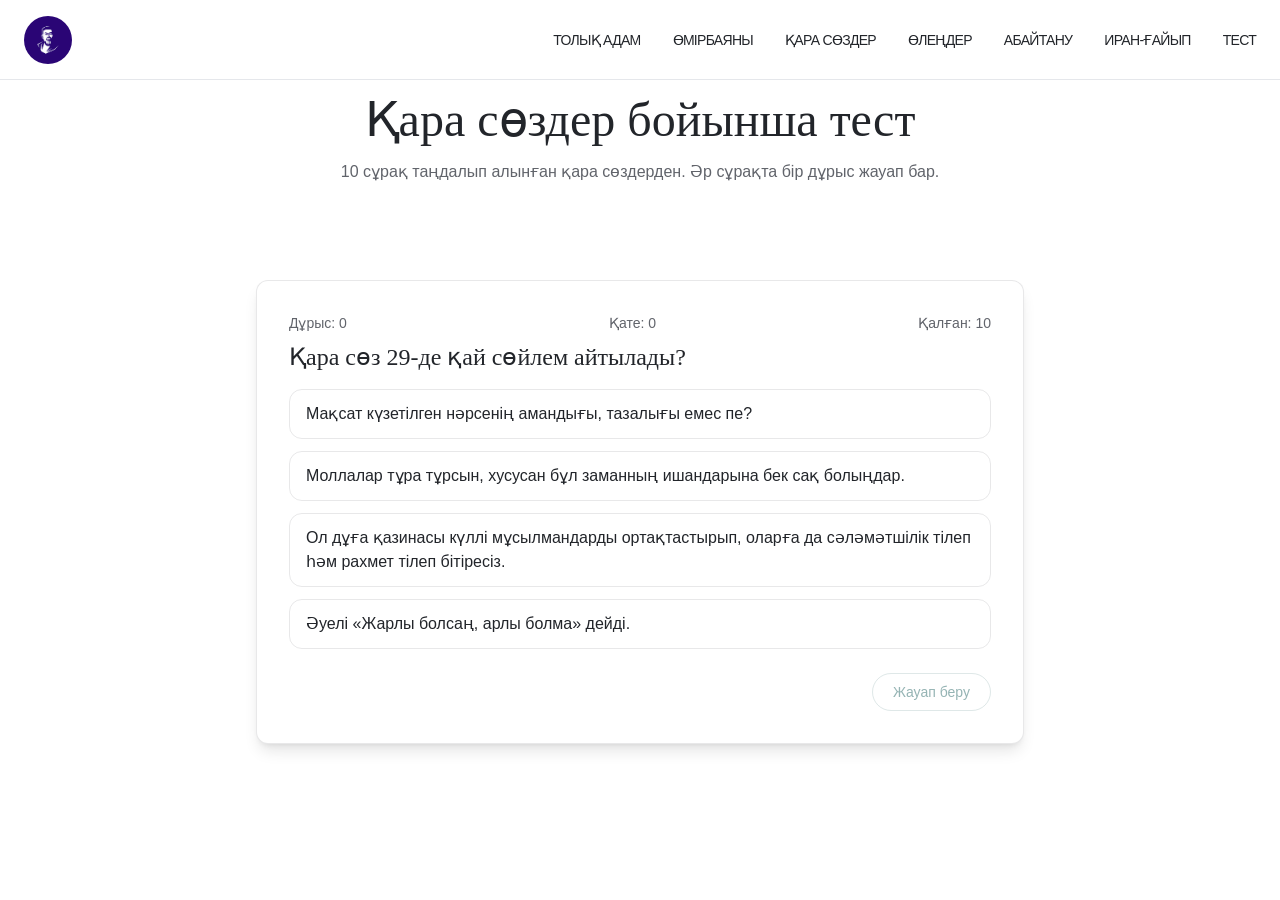
<file: tests/index.html>
<!DOCTYPE html>
<!-- saved from url=(0027)http://127.0.0.1:8000/tests -->
<html lang="en" data-dme-installation-id="xwaxjjxckj" data-dme="on" data-dme-dark-mode="off">
    <head>
        <meta http-equiv="Content-Type" content="text/html; charset=UTF-8">
        <style>
            body {
                transition: opacity ease-in 0.2s;
            }

            body[unresolved] {
                opacity: 0;
                display: block;
                overflow: hidden;
                position: relative;
            }
        </style>
        <meta name="viewport" content="width=device-width, initial-scale=1.0, maximum-scale=1">
        <meta property="og:title" content="Abai Qunanbaiuly - The Great Kazakh Poet">
        <meta property="og:description" content="Explore the life, philosophy, and poetry of Abai Qunanbaiuly, a cultural reformer and the father of Kazakh literature.">
        <meta property="og:type" content="website">
        <meta name="twitter:card" content="summary_large_image">
        <meta name="twitter:title" content="Abai Qunanbaiuly - The Great Kazakh Poet">
        <meta name="twitter:description" content="Explore the life, philosophy, and poetry of Abai Qunanbaiuly, a cultural reformer and the father of Kazakh literature.">
        <link rel="icon" type="image/png" href="http://127.0.0.1:8000/static/abai-muse/favicon.png">
        <link rel="preconnect" href="https://fonts.googleapis.com/">
        <link rel="preconnect" href="https://fonts.gstatic.com/" crossorigin="">
        <link href="../tests_files/css2" rel="stylesheet">
        <script>
            (function() {
                var target = '/tests';
                if (location.pathname !== target) {
                    history.replaceState(null, '', target + location.search + location.hash);
                }
            }
            )();
        </script>
        <script type="module" src="../tests_files/index-Dv4_u_pz.js"></script>
        <link rel="stylesheet" href="../tests_files/index-BlFxgXNz.css">
    </head>
    <body style="overflow: unset;">
        <div id="root">
            <div role="region" aria-label="Notifications (F8)" tabindex="-1" style="pointer-events: none;">
                <ol tabindex="-1" class="fixed top-0 z-[100] flex max-h-screen w-full flex-col-reverse p-4 sm:bottom-0 sm:right-0 sm:top-auto sm:flex-col md:max-w-[420px]"></ol>
            </div>
            <div class="min-h-screen bg-white font-sans selection:bg-primary/20">
                <nav class="fixed top-0 w-full z-[9999] bg-white border-b border-gray-200 h-20">
                    <div class="container mx-auto px-6 h-full flex items-center justify-between">
                        <a href="/">
                            <a class="z-[10001]">
                                <img alt="Logo" class="h-12 w-12 rounded-full object-cover" src="[data-uri]">
                            </a>
                        </a>
                        <div class="hidden md:flex items-center gap-8">
                            <a href="/tolyq_adam" class="text-sm font-medium hover:text-primary uppercase tracking-tighter">Толық Адам</a>
                            <a href="/#biography" class="text-sm font-medium hover:text-primary uppercase tracking-tighter">Өмірбаяны</a>
                            <a href="/book-of-words/" class="text-sm font-medium hover:text-primary uppercase tracking-tighter">Қара сөздер</a>
                            <a href="/#poetry" class="text-sm font-medium hover:text-primary uppercase tracking-tighter">Өлеңдер</a>
                            <a href="/#abai_tanu" class="text-sm font-medium hover:text-primary uppercase tracking-tighter">Абайтану</a>
                            <a href="/iran-gaiyp/" class="text-sm font-medium hover:text-primary uppercase tracking-tighter">Иран-Ғайып</a>
                            <a href="/tests/" class="text-sm font-medium hover:text-primary uppercase tracking-tighter">Тест</a>
                        </div>
                        <button class="md:hidden p-2 text-black z-[10001] relative">
                            <svg xmlns="http://www.w3.org/2000/svg" width="32" height="32" viewBox="0 0 24 24" fill="none" stroke="currentColor" stroke-width="2" stroke-linecap="round" stroke-linejoin="round" class="lucide lucide-menu" aria-hidden="true">
                                <path d="M4 5h16"></path>
                                <path d="M4 12h16"></path>
                                <path d="M4 19h16"></path>
                            </svg>
                        </button>
                    </div>
                    <div class="fixed inset-0 bg-black/80 backdrop-blur-sm transition-opacity duration-300 md:hidden opacity-0 invisible z-[9999]"></div>
                    <div class="fixed top-0 right-0 h-screen w-[75%] sm:w-[50%] transform transition-transform duration-500 ease-in-out md:hidden z-[10000] translate-x-full" style="background-color: rgb(255, 255, 255);">
                        <div class="flex flex-col h-full items-center justify-center space-y-8 px-6">
                            <a href="/tolyq_adam/" class="text-lg font-bold text-black uppercase text-center transition-all transform translate-x-10 opacity-0" style="transition-delay: 0ms; display: block;">Толық Адам</a>
                            <a href="/#biography" class="text-lg font-bold text-black uppercase text-center transition-all transform translate-x-10 opacity-0" style="transition-delay: 0ms; display: block;">Өмірбаяны</a>
                            <a href="/book-of-words/" class="text-lg font-bold text-black uppercase text-center transition-all transform translate-x-10 opacity-0" style="transition-delay: 0ms; display: block;">Қара сөздер</a>
                            <a href="/#abai_tanu" class="text-lg font-bold text-black uppercase text-center transition-all transform translate-x-10 opacity-0" style="transition-delay: 0ms; display: block;">Абайтану</a>
                            <a href="/iran-gaiyp/" class="text-lg font-bold text-black uppercase text-center transition-all transform translate-x-10 opacity-0" style="transition-delay: 0ms; display: block;">Иран-Ғайып</a>
                            <a href="/tests/" class="text-lg font-bold text-black uppercase text-center transition-all transform translate-x-10 opacity-0" style="transition-delay: 0ms; display: block;">Тест</a>
                            <a href="/#poetry" class="text-lg font-bold text-black uppercase text-center transition-all transform translate-x-10 opacity-0" style="transition-delay: 0ms; display: block;">Өлеңдер</a>
                        </div>
                    </div>
                </nav>
                <section class="relative py-24 overflow-hidden section-reveal">
                    <div class="absolute inset-0 opacity-[0.06] pointer-events-none pattern-drift" style="background-image: url(&quot;/static/abai-muse/assets/kazakh-pattern-Ba0p9xHQ.png&quot;); background-size: 420px;"></div>
                    <div class="container mx-auto px-6 relative z-10">
                        <div class="max-w-3xl mx-auto text-center space-y-4">
                            <h1 class="text-4xl md:text-5xl font-serif text-foreground">Қара сөздер бойынша тест</h1>
                            <p class="text-muted-foreground">10 сұрақ таңдалып алынған қара сөздерден. Әр сұрақта бір дұрыс жауап бар.</p>
                        </div>
                    </div>
                </section>
                <section class="pb-24">
                    <div class="container mx-auto px-6">
                        <div class="max-w-3xl mx-auto">
                            <div class="rounded-xl border bg-card text-card-foreground border-foreground/10 shadow-lg">
                                <div class="p-8 space-y-6">
                                    <div class="flex justify-between text-sm text-muted-foreground mb-2">
                                        <span>Дұрыс: 0</span>
                                        <span>Қате: 0</span>
                                        <span>Қалған: 10</span>
                                    </div>
                                    <h2 class="text-xl md:text-2xl font-serif text-foreground mb-4">Қара сөз 23-де қай сөйлем айтылады?</h2>
                                    <div class="grid gap-3">
                                        <button type="button" class="text-left rounded-lg border px-4 py-3 transition
                              border-foreground/10 hover:border-secondary/40
                            ">Оның қуанышы - елде бір жаманды тауып, я бір адамның бұл өзі қылмаған жаманшылығы шықса, қуанады.</button>
                                        <button type="button" class="text-left rounded-lg border px-4 py-3 transition
                              border-foreground/10 hover:border-secondary/40
                            ">Егерде екі нәрсе кез болса, бірі ахиретке керекті, бірі осы дүниеде керекті, бірін алса, бірі тимейтұғын болса, сонда біреу ахиретке керектіні алмай, екінші бір кез келгенде алармын деп, жоқ, егер кез болмайтұғын болса, кең құдай өзі кеңшілікпенен кешіреді дағы, мына кезі келіп тұрғанда мұны жіберіп болмас деп, дүниеге керектіні алса, енді ол кісі жанын берсе ахиретті дүниеге сатқаным жоқ деп, нануға бола ма?</button>
                                        <button type="button" class="text-left rounded-lg border px-4 py-3 transition
                              border-foreground/10 hover:border-secondary/40
                            ">Біз алла тағала «бір» дейміз, «бар» дейміз, ол «бір» демеклік те - ақылымызға ұғымның бір тиянағы үшін айтылған сөз.</button>
                                        <button type="button" class="text-left rounded-lg border px-4 py-3 transition
                              border-foreground/10 hover:border-secondary/40
                            ">Бір-екі қара тапса, малға бөге қалған кісімсіп, «маған мал жоқ па?» дегендей қылып, еріншектік, салдау-салғырттыққа, кербездікке салынады.</button>
                                    </div>
                                    <div class="flex justify-end mt-4">
                                        <button type="button" disabled="" class="inline-flex items-center justify-center rounded-full border border-primary/30 px-5 py-2 text-sm text-primary hover:text-secondary hover:border-secondary/60 transition disabled:opacity-50 disabled:cursor-not-allowed">Жауап беру</button>
                                    </div>
                                </div>
                            </div>
                        </div>
                    </div>
                </section>
            </div>
        </div>
        <veepn-lock-screen>
            <template shadowrootmode="open">
                <style>
                    html {
                        box-sizing: border-box;
                        text-size-adjust: 100%;
                        word-break: normal;
                        tab-size: 4
                    }

                    *,:before,:after {
                        background-repeat: no-repeat;
                        box-sizing: border-box
                    }

                    :before,:after {
                        text-decoration: inherit;
                        vertical-align: inherit
                    }

                    * {
                        padding: 0;
                        margin: 0
                    }

                    hr {
                        overflow: visible;
                        height: 0;
                        color: inherit;
                        border: 0;
                        border-top: 1px solid
                    }

                    details,main {
                        display: block
                    }

                    summary {
                        display: list-item
                    }

                    small {
                        font-size: 80%
                    }

                    [hidden] {
                        display: none!important
                    }

                    abbr[title] {
                        border-bottom: none;
                        text-decoration: underline;
                        text-decoration: underline dotted
                    }

                    a {
                        background-color: transparent
                    }

                    a:active,a:hover {
                        outline-width: 0
                    }

                    code,kbd,pre,samp {
                        font-family: monospace
                    }

                    pre {
                        font-size: 1em
                    }

                    b,strong {
                        font-weight: bolder
                    }

                    sub,sup {
                        font-size: 75%;
                        line-height: 0;
                        position: relative;
                        vertical-align: baseline
                    }

                    sub {
                        bottom: -.25em
                    }

                    sup {
                        top: -.5em
                    }

                    table {
                        border-color: inherit;
                        text-indent: 0
                    }

                    iframe {
                        border-style: none
                    }

                    input {
                        border-radius: 0
                    }

                    [type=number]::-webkit-inner-spin-button,[type=number]::-webkit-outer-spin-button {
                        height: auto
                    }

                    [type=search] {
                        appearance: textfield;
                        outline-offset: -2px
                    }

                    [type=search]::-webkit-search-decoration {
                        appearance: none
                    }

                    textarea {
                        overflow: auto;
                        resize: vertical
                    }

                    button,input,optgroup,select,textarea {
                        font: inherit;
                        color: inherit
                    }

                    optgroup {
                        font-weight: 700
                    }

                    button {
                        overflow: visible
                    }

                    button,select {
                        text-transform: none
                    }

                    button,[type=button],[type=reset],[type=submit],[role=button] {
                        cursor: pointer
                    }

                    button::-moz-focus-inner,[type=button]::-moz-focus-inner,[type=reset]::-moz-focus-inner,[type=submit]::-moz-focus-inner {
                        border-style: none;
                        padding: 0
                    }

                    button,html [type=button],[type=reset],[type=submit] {
                        appearance: auto
                    }

                    button,input,select,textarea {
                        background-color: transparent;
                        border-style: none
                    }

                    button:-moz-focusring,[type=button]::-moz-focus-inner,[type=reset]::-moz-focus-inner,[type=submit]::-moz-focus-inner {
                        outline: 1px dotted ButtonText
                    }

                    select {
                        appearance: none
                    }

                    a:focus,button:focus,input:focus,select:focus,textarea:focus {
                        outline-width: 0
                    }

                    select::-ms-expand {
                        display: none
                    }

                    select::-ms-value {
                        color: currentcolor
                    }

                    legend {
                        border: 0;
                        color: inherit;
                        display: table;
                        white-space: normal;
                        max-width: 100%
                    }

                    ::-webkit-file-upload-button {
                        appearance: auto;
                        color: inherit;
                        font: inherit
                    }

                    [disabled] {
                        cursor: default
                    }

                    img {
                        border-style: none
                    }

                    progress {
                        vertical-align: baseline
                    }

                    [aria-busy=true] {
                        cursor: progress
                    }

                    [aria-controls] {
                        cursor: pointer
                    }

                    [aria-disabled=true] {
                        cursor: default
                    }

                    ul,ol {
                        list-style-type: none
                    }

                    figure {
                        margin: 0
                    }

                    @keyframes slide-in {
                        0% {
                            opacity: 0;
                            transform: translateY(16px)
                        }

                        to {
                            opacity: 1;
                            transform: translateY(0)
                        }
                    }

                    .gradient-blue {
                        background: radial-gradient(106.41% 128.47% at 50.15% 128.47%,#23abff,#3066ff)
                    }

                    .gradient-green {
                        background: radial-gradient(92.26% 118.88% at 50.15% .13%,#00c3c3,#00aab3)
                    }

                    .gradient-purple {
                        background: radial-gradient(165.12% 115.56% at 50.15% .13%,#a15aff,#00a0eb)
                    }

                    .bg-blue {
                        background-color: #f2f5ff
                    }

                    .bg-purple {
                        background-color: #f7f0ff
                    }

                    .bg-green {
                        background-color: #ebffed
                    }

                    .lock-screen {
                        font-family: FigtreeVF,sans-serif;
                        letter-spacing: normal;
                        position: fixed;
                        z-index: 2147483638;
                        right: 24px;
                        bottom: 24px;
                        width: 327px;
                        border-radius: 24px;
                        overflow: hidden;
                        box-shadow: 0 24px 32px #00000014;
                        animation: slide-in .3s ease-in-out forwards
                    }

                    .lock-screen__content {
                        position: relative;
                        padding: 24px 24px 64px
                    }

                    .lock-screen__close {
                        position: absolute;
                        top: 16px;
                        right: 16px;
                        width: 24px;
                        height: 24px;
                        display: flex;
                        align-items: center;
                        justify-content: center;
                        opacity: .5
                    }

                    .lock-screen__label {
                        height: 26px;
                        width: fit-content;
                        border-radius: 50px;
                        background-color: #fff3;
                        padding-inline:16px;display: flex;
                        align-items: center;
                        justify-content: center;
                        gap: 8px;
                        color: #fff;
                        font-size: 12px;
                        line-height: 18px;
                        margin: -8px auto 16px
                    }

                    .lock-screen__title {
                        color: #fff;
                        text-align: center;
                        font-size: 20px;
                        line-height: 28px;
                        font-weight: 600;
                        margin-bottom: 8px
                    }

                    .lock-screen__description {
                        color: #f5f6f7;
                        text-align: center;
                        font-size: 14px;
                        line-height: 20px
                    }

                    .lock-screen__description b {
                        font-weight: 600
                    }

                    .lock-screen__card {
                        position: relative;
                        z-index: 1;
                        margin-top: -44px;
                        background-color: #fff;
                        border-radius: 24px;
                        padding: 32px 20px 20px
                    }

                    .lock-screen__inner {
                        margin-bottom: 24px
                    }

                    .lock-screen__submit {
                        display: flex;
                        align-items: center;
                        justify-content: center;
                        gap: 10px;
                        font-weight: 700;
                        font-size: 16px;
                        height: 40px;
                        width: 100%;
                        border-radius: 12px;
                        padding-inline:16px;background-color: #f70;
                        color: #fff;
                        margin-bottom: 16px
                    }

                    .lock-screen__skip {
                        display: flex;
                        align-items: center;
                        justify-content: center;
                        font-size: 14px;
                        line-height: 20px;
                        color: #82829c;
                        margin-inline:auto}

                    .price-card {
                        border: 1px solid #f2f2fc;
                        background: linear-gradient(254.14deg,#fafbff .04%,#f5f8ff 100.04%);
                        border-radius: 24px;
                        padding: 24px 28px
                    }

                    .price-card__label {
                        color: #4a5764;
                        text-align: center;
                        font-size: 14px;
                        line-height: 20px;
                        text-transform: uppercase;
                        margin-bottom: 16px
                    }

                    .price-card__price {
                        display: flex;
                        justify-content: center;
                        align-items: flex-start;
                        column-gap: 2px;
                        margin-bottom: 12px
                    }

                    .price-card__currency {
                        color: #515478;
                        font-size: 18px;
                        line-height: 28px
                    }

                    .price-card__number {
                        color: #14142a;
                        text-align: center;
                        font-size: 64px;
                        line-height: 54px
                    }

                    .price-card__wrap {
                        display: flex;
                        flex-direction: column
                    }

                    .price-card__decimal {
                        color: #515478;
                        font-size: 18px;
                        line-height: 28px;
                        font-weight: 600
                    }

                    .price-card__period {
                        color: #515478;
                        font-size: 14px;
                        line-height: 20px;
                        margin-top: -6px
                    }

                    .price-card__discount {
                        position: relative;
                        display: flex;
                        align-items: center;
                        justify-content: center;
                        margin-bottom: 12px
                    }

                    .price-card__discount-divider {
                        position: absolute;
                        z-index: 0;
                        top: 50%;
                        left: 0;
                        width: 100%;
                        height: 1px;
                        background-color: #dbe2f9;
                        transform: translateY(-50%)
                    }

                    .price-card__discount-icon {
                        position: absolute;
                        z-index: 1;
                        top: 50%;
                        left: 50%;
                        transform: translate(-50%,-50%)
                    }

                    .price-card__discount-text {
                        position: relative;
                        z-index: 2;
                        color: #fff;
                        font-size: 12px;
                        font-weight: 600;
                        line-height: 18px
                    }

                    .price-card__features {
                        display: flex;
                        align-items: center;
                        justify-content: center;
                        column-gap: 16px
                    }

                    .price-card__feature {
                        color: #222e3a;
                        font-size: 14px;
                        line-height: 20px;
                        display: flex;
                        align-items: center;
                        gap: 6px
                    }

                    .price-card__feature:before {
                        content: "";
                        display: block;
                        width: 4px;
                        height: 4px;
                        background-color: #20df9e;
                        border-radius: 50%;
                        flex-shrink: 0
                    }

                    .features-list {
                        display: grid;
                        grid-template-columns: repeat(3,1fr);
                        gap: 12px
                    }

                    .features-list__item {
                        display: flex;
                        flex-direction: column;
                        align-items: center;
                        gap: 6px
                    }

                    .features-list__icon {
                        width: 52px;
                        height: 52px;
                        border-radius: 12px;
                        display: flex;
                        align-items: center;
                        justify-content: center
                    }

                    .features-list__text {
                        color: #293a53;
                        text-align: center;
                        font-size: 16px;
                        line-height: 24px;
                        letter-spacing: -.1px
                    }
                </style>
            </template>
            <style>
                @font-face {
                    font-family: FigtreeVF;
                    src: url(chrome-extension://majdfhpaihoncoakbjgbdhglocklcgno/fonts/FigtreeVF.woff2) format("woff2 supports variations"),url(chrome-extension://majdfhpaihoncoakbjgbdhglocklcgno/fonts/FigtreeVF.woff2) format("woff2-variations");
                    font-weight: 100 1000;
                    font-display: swap
                }
            </style>
        </veepn-lock-screen>
        <!-- Code injected by live-server -->
        <script>
            // <![CDATA[  <-- For SVG support
            if ('WebSocket'in window) {
                (function() {
                    function refreshCSS() {
                        var sheets = [].slice.call(document.getElementsByTagName("link"));
                        var head = document.getElementsByTagName("head")[0];
                        for (var i = 0; i < sheets.length; ++i) {
                            var elem = sheets[i];
                            var parent = elem.parentElement || head;
                            parent.removeChild(elem);
                            var rel = elem.rel;
                            if (elem.href && typeof rel != "string" || rel.length == 0 || rel.toLowerCase() == "stylesheet") {
                                var url = elem.href.replace(/(&|\?)_cacheOverride=\d+/, '');
                                elem.href = url + (url.indexOf('?') >= 0 ? '&' : '?') + '_cacheOverride=' + (new Date().valueOf());
                            }
                            parent.appendChild(elem);
                        }
                    }
                    var protocol = window.location.protocol === 'http:' ? 'ws://' : 'wss://';
                    var address = protocol + window.location.host + window.location.pathname + '/ws';
                    var socket = new WebSocket(address);
                    socket.onmessage = function(msg) {
                        if (msg.data == 'reload')
                            window.location.reload();
                        else if (msg.data == 'refreshcss')
                            refreshCSS();
                    }
                    ;
                    if (sessionStorage && !sessionStorage.getItem('IsThisFirstTime_Log_From_LiveServer')) {
                        console.log('Live reload enabled.');
                        sessionStorage.setItem('IsThisFirstTime_Log_From_LiveServer', true);
                    }
                }
                )();
            } else {
                console.error('Upgrade your browser. This Browser is NOT supported WebSocket for Live-Reloading.');
            }
            // ]]>
        </script>
    </body>
</html>
</file>
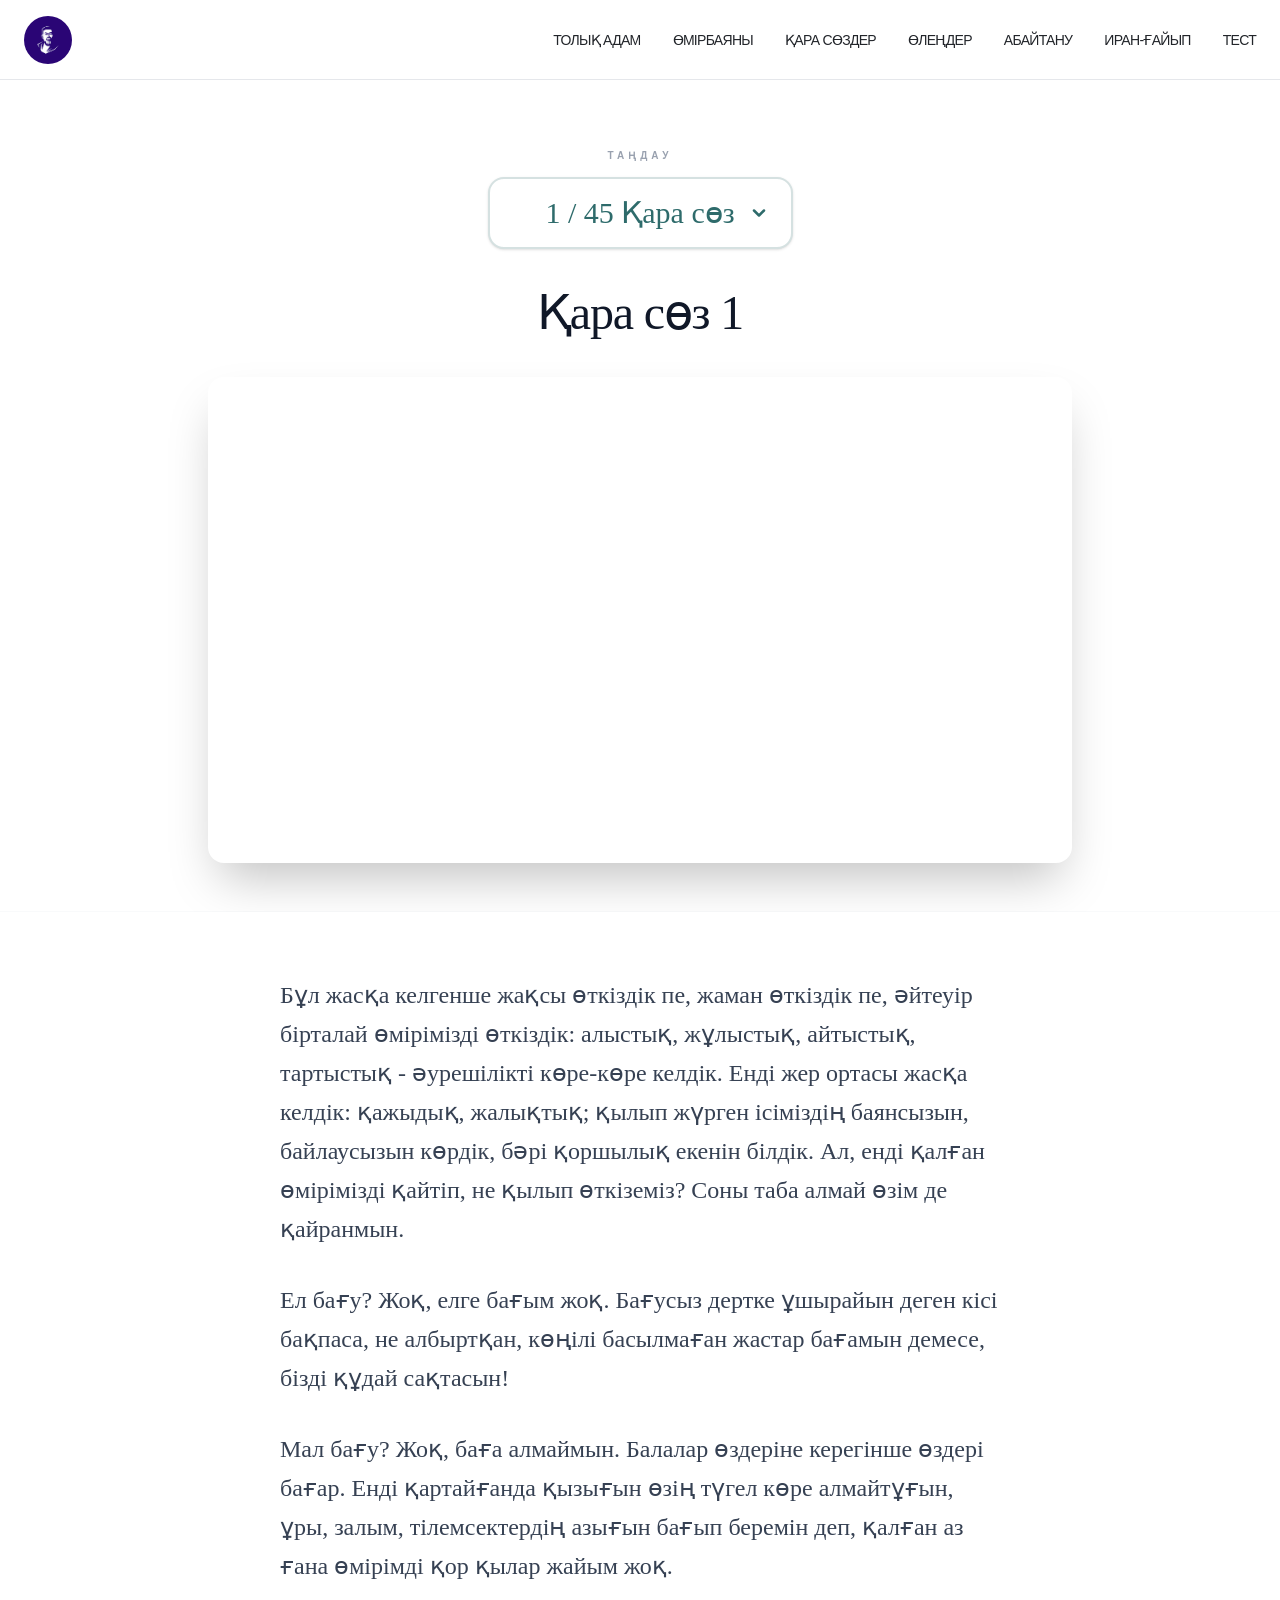
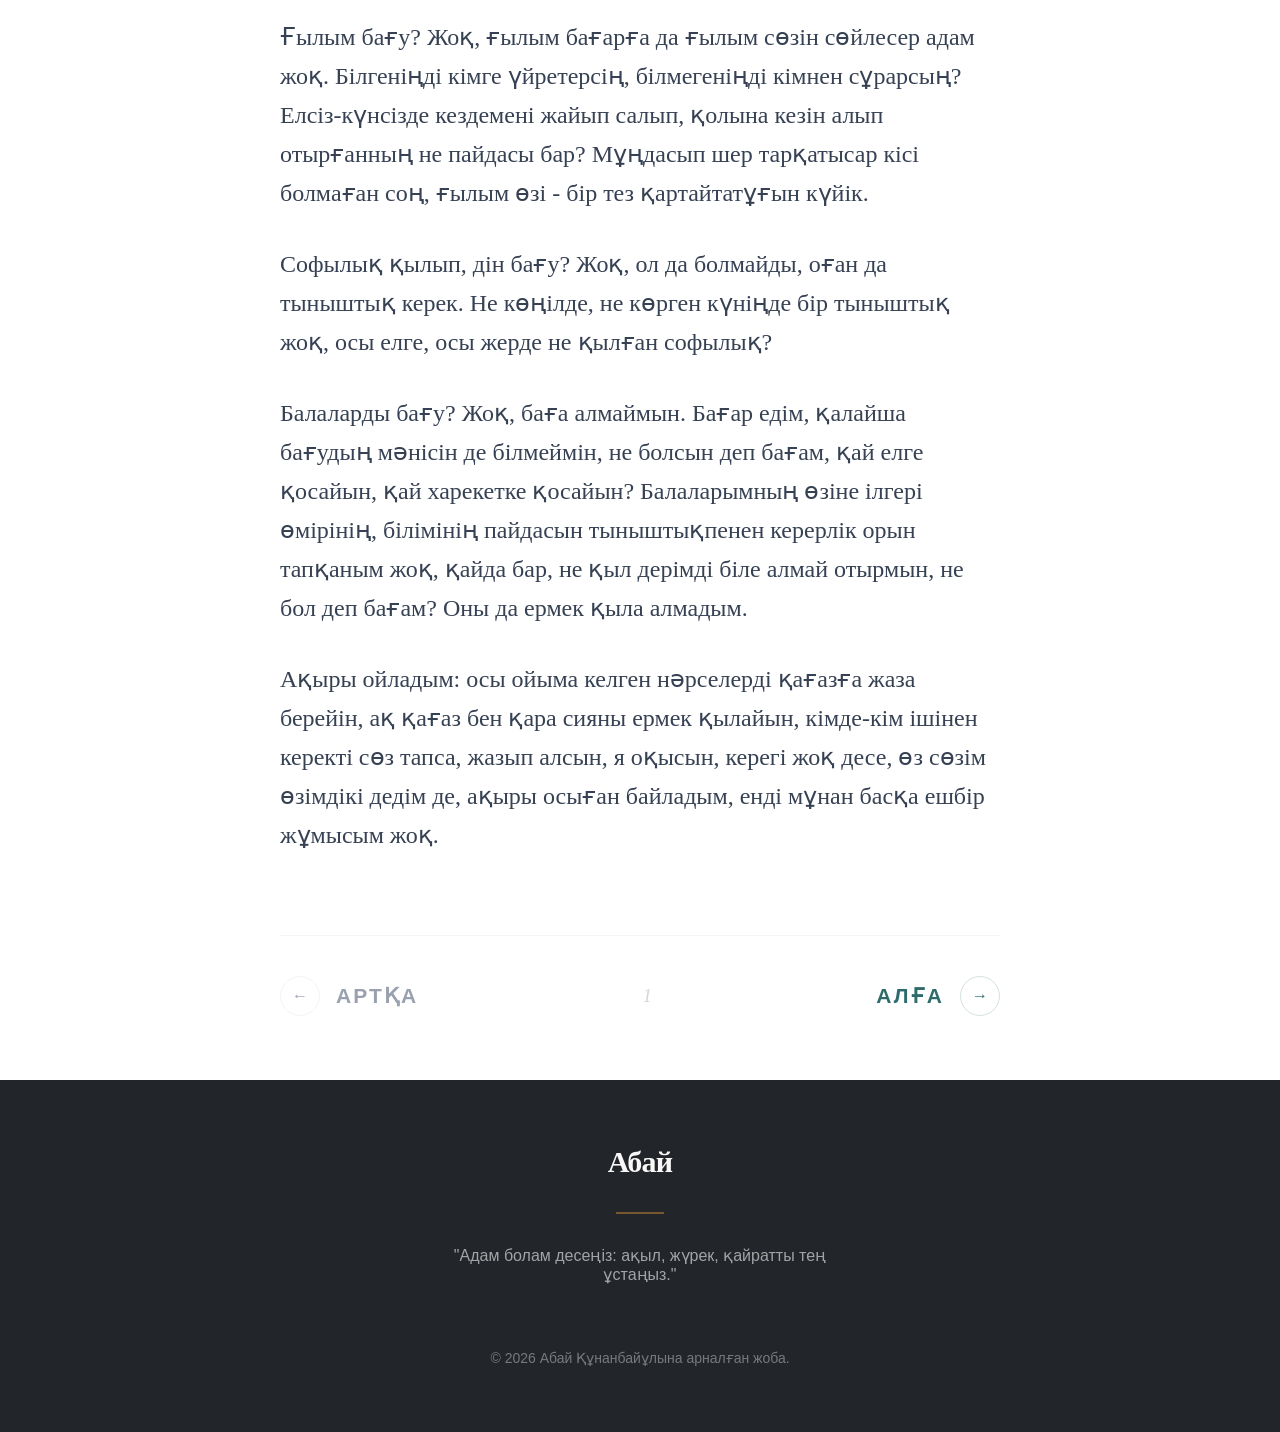
<file: book-of-words.htm>
<!DOCTYPE html>
<!-- saved from url=(0035)http://127.0.0.1:8000/book-of-words -->
<html lang="en" data-dme-installation-id="xwaxjjxckj" data-dme="on" data-dme-dark-mode="off">
    <head>
        <meta http-equiv="Content-Type" content="text/html; charset=UTF-8">
        <style>
            body {
                transition: opacity ease-in 0.2s;
            }

            body[unresolved] {
                opacity: 0;
                display: block;
                overflow: hidden;
                position: relative;
            }
        </style>
        <meta name="viewport" content="width=device-width, initial-scale=1.0, maximum-scale=1">
        <meta property="og:title" content="Abai Qunanbaiuly - The Great Kazakh Poet">
        <meta property="og:description" content="Explore the life, philosophy, and poetry of Abai Qunanbaiuly, a cultural reformer and the father of Kazakh literature.">
        <meta property="og:type" content="website">
        <meta name="twitter:card" content="summary_large_image">
        <meta name="twitter:title" content="Abai Qunanbaiuly - The Great Kazakh Poet">
        <meta name="twitter:description" content="Explore the life, philosophy, and poetry of Abai Qunanbaiuly, a cultural reformer and the father of Kazakh literature.">
        <link rel="icon" type="image/png" href="127.0.0.1:8000/static/abai-muse/favicon.png">
        <link rel="preconnect" href="https://fonts.googleapis.com/">
        <link rel="preconnect" href="https://fonts.gstatic.com/" crossorigin="">
        <link href="book-of-words_files/css2" rel="stylesheet">
        <script>
            (function() {
                var target = '/book-of-words';
                if (location.pathname !== target) {
                    history.replaceState(null, '', target + location.search + location.hash);
                }
            }
            )();
        </script>
        <script type="module" src="book-of-words_files/index-Dv4_u_pz.js"></script>
        <link rel="stylesheet" href="book-of-words_files/index-BlFxgXNz.css">
    </head>
    <body style="overflow: unset;">
        <div id="root">
            <div role="region" aria-label="Notifications (F8)" tabindex="-1" style="pointer-events: none;">
                <ol tabindex="-1" class="fixed top-0 z-[100] flex max-h-screen w-full flex-col-reverse p-4 sm:bottom-0 sm:right-0 sm:top-auto sm:flex-col md:max-w-[420px]"></ol>
            </div>
            <div class="min-h-screen bg-white font-sans selection:bg-primary/20">
                <nav class="fixed top-0 w-full z-[9999] bg-white border-b border-gray-200 h-20">
                    <div class="container mx-auto px-6 h-full flex items-center justify-between">
                        <a href="/">
                            <a class="z-[10001]">
                                <img alt="Logo" class="h-12 w-12 rounded-full object-cover" src="[data-uri]">
                            </a>
                        </a>
                        <div class="hidden md:flex items-center gap-8">
                            <a href="/#biography" class="text-sm font-medium hover:text-primary uppercase tracking-tighter">Өмірбаяны</a>
                            <a href="/book-of-words/" class="text-sm font-medium hover:text-primary uppercase tracking-tighter">Қара сөздер</a>
                            <a href="/#abai_tanu" class="text-sm font-medium hover:text-primary uppercase tracking-tighter">Абай Тану</a>
                            <a href="/iran-gaiyp/" class="text-sm font-medium hover:text-primary uppercase tracking-tighter">Иран-Ғайып</a>
                            <a href="/tolyq_adam/" class="text-sm font-medium hover:text-primary uppercase tracking-tighter">Толық Адам</a>
                            <a href="/tests/" class="text-sm font-medium hover:text-primary uppercase tracking-tighter">Тест</a>
                            <a href="/#poetry" class="text-sm font-medium hover:text-primary uppercase tracking-tighter">Өлеңдер</a>
                            <a href="/#legacy" class="text-sm font-medium hover:text-primary uppercase tracking-tighter">Мұрасы</a>
                        </div>
                        <button class="md:hidden p-2 text-black z-[10001] relative">
                            <svg xmlns="http://www.w3.org/2000/svg" width="32" height="32" viewBox="0 0 24 24" fill="none" stroke="currentColor" stroke-width="2" stroke-linecap="round" stroke-linejoin="round" class="lucide lucide-menu" aria-hidden="true">
                                <path d="M4 5h16"></path>
                                <path d="M4 12h16"></path>
                                <path d="M4 19h16"></path>
                            </svg>
                        </button>
                    </div>
                    <div class="fixed inset-0 bg-black/80 backdrop-blur-sm transition-opacity duration-300 md:hidden opacity-0 invisible z-[9999]"></div>
                    <div class="fixed top-0 right-0 h-screen w-[75%] sm:w-[50%] transform transition-transform duration-500 ease-in-out md:hidden z-[10000] translate-x-full" style="background-color: rgb(255, 255, 255);">
                        <div class="flex flex-col h-full items-center justify-center space-y-8 px-6">
                            <a href="/#biography" class="text-lg font-bold text-black uppercase text-center transition-all transform translate-x-10 opacity-0" style="transition-delay: 0ms; display: block;">Өмірбаяны</a>
                            <a href="/book-of-words/" class="text-lg font-bold text-black uppercase text-center transition-all transform translate-x-10 opacity-0" style="transition-delay: 0ms; display: block;">Қара сөздер</a>
                            <a href="/#abai_tanu" class="text-lg font-bold text-black uppercase text-center transition-all transform translate-x-10 opacity-0" style="transition-delay: 0ms; display: block;">Абай Тану</a>
                            <a href="/iran-gaiyp/" class="text-lg font-bold text-black uppercase text-center transition-all transform translate-x-10 opacity-0" style="transition-delay: 0ms; display: block;">Иран-Ғайып</a>
                            <a href="/tolyq_adam/" class="text-lg font-bold text-black uppercase text-center transition-all transform translate-x-10 opacity-0" style="transition-delay: 0ms; display: block;">Толық Адам</a>
                            <a href="/tests/" class="text-lg font-bold text-black uppercase text-center transition-all transform translate-x-10 opacity-0" style="transition-delay: 0ms; display: block;">Тест</a>
                            <a href="/#poetry" class="text-lg font-bold text-black uppercase text-center transition-all transform translate-x-10 opacity-0" style="transition-delay: 0ms; display: block;">Өлеңдер</a>
                            <a href="/#legacy" class="text-lg font-bold text-black uppercase text-center transition-all transform translate-x-10 opacity-0" style="transition-delay: 0ms; display: block;">Мұрасы</a>
                        </div>
                    </div>
                </nav>
                <section class="py-12 border-b border-gray-50">
                    <div class="container mx-auto px-4 max-w-4xl text-center">
                        <div class="inline-flex flex-col items-center">
                            <div class="pt-4 flex flex-wrap items-center gap-4 mb-21.5"></div>
                            <span class="text-[10px] uppercase tracking-[0.4em] text-gray-400 mb-4 font-bold">Таңдау</span>
                            <div class="relative group">
                                <select class="appearance-none bg-white text-primary border-2 border-primary/20 px-12 py-4 rounded-2xl font-serif text-2xl md:text-3xl hover:border-primary transition-all cursor-pointer outline-none shadow-sm min-w-[300px] text-center">
                                    <option value="0">1 / 45 Қара сөз</option>
                                    <option value="1">2 / 45 Қара сөз</option>
                                    <option value="2">3 / 45 Қара сөз</option>
                                    <option value="3">4 / 45 Қара сөз</option>
                                    <option value="4">5 / 45 Қара сөз</option>
                                    <option value="5">6 / 45 Қара сөз</option>
                                    <option value="6">7 / 45 Қара сөз</option>
                                    <option value="7">8 / 45 Қара сөз</option>
                                    <option value="8">9 / 45 Қара сөз</option>
                                    <option value="9">10 / 45 Қара сөз</option>
                                    <option value="10">11 / 45 Қара сөз</option>
                                    <option value="11">12 / 45 Қара сөз</option>
                                    <option value="12">13 / 45 Қара сөз</option>
                                    <option value="13">14 / 45 Қара сөз</option>
                                    <option value="14">15 / 45 Қара сөз</option>
                                    <option value="15">16 / 45 Қара сөз</option>
                                    <option value="16">17 / 45 Қара сөз</option>
                                    <option value="17">18 / 45 Қара сөз</option>
                                    <option value="18">19 / 45 Қара сөз</option>
                                    <option value="19">20 / 45 Қара сөз</option>
                                    <option value="20">21 / 45 Қара сөз</option>
                                    <option value="21">22 / 45 Қара сөз</option>
                                    <option value="22">23 / 45 Қара сөз</option>
                                    <option value="23">24 / 45 Қара сөз</option>
                                    <option value="24">25 / 45 Қара сөз</option>
                                    <option value="25">26 / 45 Қара сөз</option>
                                    <option value="26">27 / 45 Қара сөз</option>
                                    <option value="27">28 / 45 Қара сөз</option>
                                    <option value="28">29 / 45 Қара сөз</option>
                                    <option value="29">30 / 45 Қара сөз</option>
                                    <option value="30">31 / 45 Қара сөз</option>
                                    <option value="31">32 / 45 Қара сөз</option>
                                    <option value="32">33 / 45 Қара сөз</option>
                                    <option value="33">34 / 45 Қара сөз</option>
                                    <option value="34">35 / 45 Қара сөз</option>
                                    <option value="35">36 / 45 Қара сөз</option>
                                    <option value="36">37 / 45 Қара сөз</option>
                                    <option value="37">38 / 45 Қара сөз</option>
                                    <option value="38">39 / 45 Қара сөз</option>
                                    <option value="39">40 / 45 Қара сөз</option>
                                    <option value="40">41 / 45 Қара сөз</option>
                                    <option value="41">42 / 45 Қара сөз</option>
                                    <option value="42">43 / 45 Қара сөз</option>
                                    <option value="43">44 / 45 Қара сөз</option>
                                    <option value="44">45 / 45 Қара сөз</option>
                                </select>
                                <div class="absolute right-6 top-1/2 -translate-y-1/2 pointer-events-none text-primary">
                                    <svg width="20" height="20" viewBox="0 0 24 24" fill="none" stroke="currentColor" stroke-width="3" stroke-linecap="round" stroke-linejoin="round">
                                        <path d="m6 9 6 6 6-6"></path>
                                    </svg>
                                </div>
                            </div>
                        </div>
                        <h1 class="mt-10 text-3xl md:text-5xl font-serif text-gray-900 tracking-tight">Қара сөз 1</h1>
                       <div class="w-full max-w-5xl mx-auto rounded-2xl shadow-2xl overflow-hidden">
    <!-- Видео -->
    <iframe 
        class="w-full aspect-video rounded-2xl" 
        src="https://www.youtube.com/embed/sQATXuYYdi4" 
        title="YouTube video player" 
        frameborder="0" 
        allow="accelerometer; autoplay; clipboard-write; encrypted-media; gyroscope; picture-in-picture" 
        allowfullscreen>
    </iframe>
</div>
                    </div>
                </section>
                <section class="py-16 relative bg-white">
                    <div class="container mx-auto px-6 max-w-3xl">
                        <div class="relative">
                            <div class="absolute inset-0 opacity-[0.03] pointer-events-none" style="background-image: url(&quot;/static/abai-muse/assets/kazakh-pattern-Ba0p9xHQ.png&quot;); background-size: 300px;"></div>
                            <div class="relative z-10 space-y-8">
                                <p class="text-xl md:text-2xl leading-relaxed text-gray-700 font-serif whitespace-pre-line">Бұл жасқа келгенше жақсы өткіздік пе, жаман өткіздік пе, әйтеуір бірталай өмірімізді өткіздік: алыстық, жұлыстық, айтыстық, тартыстық - әурешілікті көре-көре келдік. Енді жер ортасы жасқа келдік: қажыдық, жалықтық; қылып жүрген ісіміздің баянсызын, байлаусызын көрдік, бәрі қоршылық екенін білдік. Ал, енді қалған өмірімізді қайтіп, не қылып өткіземіз? Соны таба алмай өзім де қайранмын.</p>
                                <p class="text-xl md:text-2xl leading-relaxed text-gray-700 font-serif whitespace-pre-line">Ел бағу? Жоқ, елге бағым жоқ. Бағусыз дертке ұшырайын деген кісі бақпаса, не албыртқан, көңілі басылмаған жастар бағамын демесе, бізді құдай сақтасын!</p>
                                <p class="text-xl md:text-2xl leading-relaxed text-gray-700 font-serif whitespace-pre-line">Мал бағу? Жоқ, баға алмаймын. Балалар өздеріне керегінше өздері бағар. Енді қартайғанда қызығын өзің түгел көре алмайтұғын, ұры, залым, тілемсектердің азығын бағып беремін деп, қалған аз ғана өмірімді қор қылар жайым жоқ.</p>
                                <p class="text-xl md:text-2xl leading-relaxed text-gray-700 font-serif whitespace-pre-line">Ғылым бағу? Жоқ, ғылым бағарға да ғылым сөзін сөйлесер адам жоқ. Білгеніңді кімге үйретерсің, білмегеніңді кімнен сұрарсың? Елсіз-күнсізде кездемені жайып салып, қолына кезін алып отырғанның не пайдасы бар? Мұңдасып шер тарқатысар кісі болмаған соң, ғылым өзі - бір тез қартайтатұғын күйік.</p>
                                <p class="text-xl md:text-2xl leading-relaxed text-gray-700 font-serif whitespace-pre-line">Софылық қылып, дін бағу? Жоқ, ол да болмайды, оған да тыныштық керек. Не көңілде, не көрген күніңде бір тыныштық жоқ, осы елге, осы жерде не қылған софылық?</p>
                                <p class="text-xl md:text-2xl leading-relaxed text-gray-700 font-serif whitespace-pre-line">Балаларды бағу? Жоқ, баға алмаймын. Бағар едім, қалайша бағудың мәнісін де білмеймін, не болсын деп бағам, қай елге қосайын, қай харекетке қосайын? Балаларымның өзіне ілгері өмірінің, білімінің пайдасын тыныштықпенен керерлік орын тапқаным жоқ, қайда бар, не қыл дерімді біле алмай отырмын, не бол деп бағам? Оны да ермек қыла алмадым.</p>
                                <p class="text-xl md:text-2xl leading-relaxed text-gray-700 font-serif whitespace-pre-line">Ақыры ойладым: осы ойыма келген нәрселерді қағазға жаза берейін, ақ қағаз бен қара сияны ермек қылайын, кімде-кім ішінен керекті сөз тапса, жазып алсын, я оқысын, керегі жоқ десе, өз сөзім өзімдікі дедім де, ақыры осыған байладым, енді мұнан басқа ешбір жұмысым жоқ.</p>
                            </div>
                            <div class="mt-20 flex items-center justify-between border-t border-gray-100 pt-10">
                                <button disabled="" class="flex items-center gap-4 text-gray-400 hover:text-primary transition-all disabled:opacity-0 group">
                                    <div class="w-10 h-10 rounded-full border border-gray-100 flex items-center justify-center group-hover:border-primary">
                                        <span>←</span>
                                    </div>
                                    <span class="font-bold uppercase tracking-widest text-[21px]">Артқа</span>
                                </button>
                                <div class="text-gray-300 font-serif italic text-lg">1</div>
                                <button class="flex items-center gap-4 text-primary hover:text-secondary transition-all disabled:opacity-0 group">
                                    <span class="font-bold uppercase tracking-widest text-[21px]">Алға</span>
                                    <div class="w-10 h-10 rounded-full border border-primary/20 flex items-center justify-center group-hover:bg-primary group-hover:text-white">
                                        <span>→</span>
                                    </div>
                                </button>
                            </div>
                        </div>
                    </div>
                </section>
                <footer id="legacy" class="bg-foreground text-background py-16">
                    <div class="container mx-auto px-6 flex flex-col items-center text-center space-y-8">
                        <div class="text-3xl font-serif font-bold tracking-tight text-background">Абай</div>
                        <div class="w-12 h-0.5 bg-secondary/50"></div>
                        <p class="max-w-md text-background/60 font-light">"Адам болам десеңіз: ақыл, жүрек, қайратты тең ұстаңыз."</p>
                        <div class="text-sm text-background/40 pt-8">© 2026 Абай Құнанбайұлына арналған жоба.</div>
                    </div>
                </footer>
            </div>
        </div>
        <veepn-lock-screen>
            <template shadowrootmode="open">
                <style>
                    html {
                        box-sizing: border-box;
                        text-size-adjust: 100%;
                        word-break: normal;
                        tab-size: 4
                    }

                    *,:before,:after {
                        background-repeat: no-repeat;
                        box-sizing: border-box
                    }

                    :before,:after {
                        text-decoration: inherit;
                        vertical-align: inherit
                    }

                    * {
                        padding: 0;
                        margin: 0
                    }

                    hr {
                        overflow: visible;
                        height: 0;
                        color: inherit;
                        border: 0;
                        border-top: 1px solid
                    }

                    details,main {
                        display: block
                    }

                    summary {
                        display: list-item
                    }

                    small {
                        font-size: 80%
                    }

                    [hidden] {
                        display: none!important
                    }

                    abbr[title] {
                        border-bottom: none;
                        text-decoration: underline;
                        text-decoration: underline dotted
                    }

                    a {
                        background-color: transparent
                    }

                    a:active,a:hover {
                        outline-width: 0
                    }

                    code,kbd,pre,samp {
                        font-family: monospace
                    }

                    pre {
                        font-size: 1em
                    }

                    b,strong {
                        font-weight: bolder
                    }

                    sub,sup {
                        font-size: 75%;
                        line-height: 0;
                        position: relative;
                        vertical-align: baseline
                    }

                    sub {
                        bottom: -.25em
                    }

                    sup {
                        top: -.5em
                    }

                    table {
                        border-color: inherit;
                        text-indent: 0
                    }

                    iframe {
                        border-style: none
                    }

                    input {
                        border-radius: 0
                    }

                    [type=number]::-webkit-inner-spin-button,[type=number]::-webkit-outer-spin-button {
                        height: auto
                    }

                    [type=search] {
                        appearance: textfield;
                        outline-offset: -2px
                    }

                    [type=search]::-webkit-search-decoration {
                        appearance: none
                    }

                    textarea {
                        overflow: auto;
                        resize: vertical
                    }

                    button,input,optgroup,select,textarea {
                        font: inherit;
                        color: inherit
                    }

                    optgroup {
                        font-weight: 700
                    }

                    button {
                        overflow: visible
                    }

                    button,select {
                        text-transform: none
                    }

                    button,[type=button],[type=reset],[type=submit],[role=button] {
                        cursor: pointer
                    }

                    button::-moz-focus-inner,[type=button]::-moz-focus-inner,[type=reset]::-moz-focus-inner,[type=submit]::-moz-focus-inner {
                        border-style: none;
                        padding: 0
                    }

                    button,html [type=button],[type=reset],[type=submit] {
                        appearance: auto
                    }

                    button,input,select,textarea {
                        background-color: transparent;
                        border-style: none
                    }

                    button:-moz-focusring,[type=button]::-moz-focus-inner,[type=reset]::-moz-focus-inner,[type=submit]::-moz-focus-inner {
                        outline: 1px dotted ButtonText
                    }

                    select {
                        appearance: none
                    }

                    a:focus,button:focus,input:focus,select:focus,textarea:focus {
                        outline-width: 0
                    }

                    select::-ms-expand {
                        display: none
                    }

                    select::-ms-value {
                        color: currentcolor
                    }

                    legend {
                        border: 0;
                        color: inherit;
                        display: table;
                        white-space: normal;
                        max-width: 100%
                    }

                    ::-webkit-file-upload-button {
                        appearance: auto;
                        color: inherit;
                        font: inherit
                    }

                    [disabled] {
                        cursor: default
                    }

                    img {
                        border-style: none
                    }

                    progress {
                        vertical-align: baseline
                    }

                    [aria-busy=true] {
                        cursor: progress
                    }

                    [aria-controls] {
                        cursor: pointer
                    }

                    [aria-disabled=true] {
                        cursor: default
                    }

                    ul,ol {
                        list-style-type: none
                    }

                    figure {
                        margin: 0
                    }

                    @keyframes slide-in {
                        0% {
                            opacity: 0;
                            transform: translateY(16px)
                        }

                        to {
                            opacity: 1;
                            transform: translateY(0)
                        }
                    }

                    .gradient-blue {
                        background: radial-gradient(106.41% 128.47% at 50.15% 128.47%,#23abff,#3066ff)
                    }

                    .gradient-green {
                        background: radial-gradient(92.26% 118.88% at 50.15% .13%,#00c3c3,#00aab3)
                    }

                    .gradient-purple {
                        background: radial-gradient(165.12% 115.56% at 50.15% .13%,#a15aff,#00a0eb)
                    }

                    .bg-blue {
                        background-color: #f2f5ff
                    }

                    .bg-purple {
                        background-color: #f7f0ff
                    }

                    .bg-green {
                        background-color: #ebffed
                    }

                    .lock-screen {
                        font-family: FigtreeVF,sans-serif;
                        letter-spacing: normal;
                        position: fixed;
                        z-index: 2147483638;
                        right: 24px;
                        bottom: 24px;
                        width: 327px;
                        border-radius: 24px;
                        overflow: hidden;
                        box-shadow: 0 24px 32px #00000014;
                        animation: slide-in .3s ease-in-out forwards
                    }

                    .lock-screen__content {
                        position: relative;
                        padding: 24px 24px 64px
                    }

                    .lock-screen__close {
                        position: absolute;
                        top: 16px;
                        right: 16px;
                        width: 24px;
                        height: 24px;
                        display: flex;
                        align-items: center;
                        justify-content: center;
                        opacity: .5
                    }

                    .lock-screen__label {
                        height: 26px;
                        width: fit-content;
                        border-radius: 50px;
                        background-color: #fff3;
                        padding-inline:16px;display: flex;
                        align-items: center;
                        justify-content: center;
                        gap: 8px;
                        color: #fff;
                        font-size: 12px;
                        line-height: 18px;
                        margin: -8px auto 16px
                    }

                    .lock-screen__title {
                        color: #fff;
                        text-align: center;
                        font-size: 20px;
                        line-height: 28px;
                        font-weight: 600;
                        margin-bottom: 8px
                    }

                    .lock-screen__description {
                        color: #f5f6f7;
                        text-align: center;
                        font-size: 14px;
                        line-height: 20px
                    }

                    .lock-screen__description b {
                        font-weight: 600
                    }

                    .lock-screen__card {
                        position: relative;
                        z-index: 1;
                        margin-top: -44px;
                        background-color: #fff;
                        border-radius: 24px;
                        padding: 32px 20px 20px
                    }

                    .lock-screen__inner {
                        margin-bottom: 24px
                    }

                    .lock-screen__submit {
                        display: flex;
                        align-items: center;
                        justify-content: center;
                        gap: 10px;
                        font-weight: 700;
                        font-size: 16px;
                        height: 40px;
                        width: 100%;
                        border-radius: 12px;
                        padding-inline:16px;background-color: #f70;
                        color: #fff;
                        margin-bottom: 16px
                    }

                    .lock-screen__skip {
                        display: flex;
                        align-items: center;
                        justify-content: center;
                        font-size: 14px;
                        line-height: 20px;
                        color: #82829c;
                        margin-inline:auto}

                    .price-card {
                        border: 1px solid #f2f2fc;
                        background: linear-gradient(254.14deg,#fafbff .04%,#f5f8ff 100.04%);
                        border-radius: 24px;
                        padding: 24px 28px
                    }

                    .price-card__label {
                        color: #4a5764;
                        text-align: center;
                        font-size: 14px;
                        line-height: 20px;
                        text-transform: uppercase;
                        margin-bottom: 16px
                    }

                    .price-card__price {
                        display: flex;
                        justify-content: center;
                        align-items: flex-start;
                        column-gap: 2px;
                        margin-bottom: 12px
                    }

                    .price-card__currency {
                        color: #515478;
                        font-size: 18px;
                        line-height: 28px
                    }

                    .price-card__number {
                        color: #14142a;
                        text-align: center;
                        font-size: 64px;
                        line-height: 54px
                    }

                    .price-card__wrap {
                        display: flex;
                        flex-direction: column
                    }

                    .price-card__decimal {
                        color: #515478;
                        font-size: 18px;
                        line-height: 28px;
                        font-weight: 600
                    }

                    .price-card__period {
                        color: #515478;
                        font-size: 14px;
                        line-height: 20px;
                        margin-top: -6px
                    }

                    .price-card__discount {
                        position: relative;
                        display: flex;
                        align-items: center;
                        justify-content: center;
                        margin-bottom: 12px
                    }

                    .price-card__discount-divider {
                        position: absolute;
                        z-index: 0;
                        top: 50%;
                        left: 0;
                        width: 100%;
                        height: 1px;
                        background-color: #dbe2f9;
                        transform: translateY(-50%)
                    }

                    .price-card__discount-icon {
                        position: absolute;
                        z-index: 1;
                        top: 50%;
                        left: 50%;
                        transform: translate(-50%,-50%)
                    }

                    .price-card__discount-text {
                        position: relative;
                        z-index: 2;
                        color: #fff;
                        font-size: 12px;
                        font-weight: 600;
                        line-height: 18px
                    }

                    .price-card__features {
                        display: flex;
                        align-items: center;
                        justify-content: center;
                        column-gap: 16px
                    }

                    .price-card__feature {
                        color: #222e3a;
                        font-size: 14px;
                        line-height: 20px;
                        display: flex;
                        align-items: center;
                        gap: 6px
                    }

                    .price-card__feature:before {
                        content: "";
                        display: block;
                        width: 4px;
                        height: 4px;
                        background-color: #20df9e;
                        border-radius: 50%;
                        flex-shrink: 0
                    }

                    .features-list {
                        display: grid;
                        grid-template-columns: repeat(3,1fr);
                        gap: 12px
                    }

                    .features-list__item {
                        display: flex;
                        flex-direction: column;
                        align-items: center;
                        gap: 6px
                    }

                    .features-list__icon {
                        width: 52px;
                        height: 52px;
                        border-radius: 12px;
                        display: flex;
                        align-items: center;
                        justify-content: center
                    }

                    .features-list__text {
                        color: #293a53;
                        text-align: center;
                        font-size: 16px;
                        line-height: 24px;
                        letter-spacing: -.1px
                    }
                </style>
            </template>
            <style>
                @font-face {
                    font-family: FigtreeVF;
                    src: url(chrome-extension://majdfhpaihoncoakbjgbdhglocklcgno/fonts/FigtreeVF.woff2) format("woff2 supports variations"),url(chrome-extension://majdfhpaihoncoakbjgbdhglocklcgno/fonts/FigtreeVF.woff2) format("woff2-variations");
                    font-weight: 100 1000;
                    font-display: swap
                }
            </style>
        </veepn-lock-screen>
    </body>
</html>
</file>
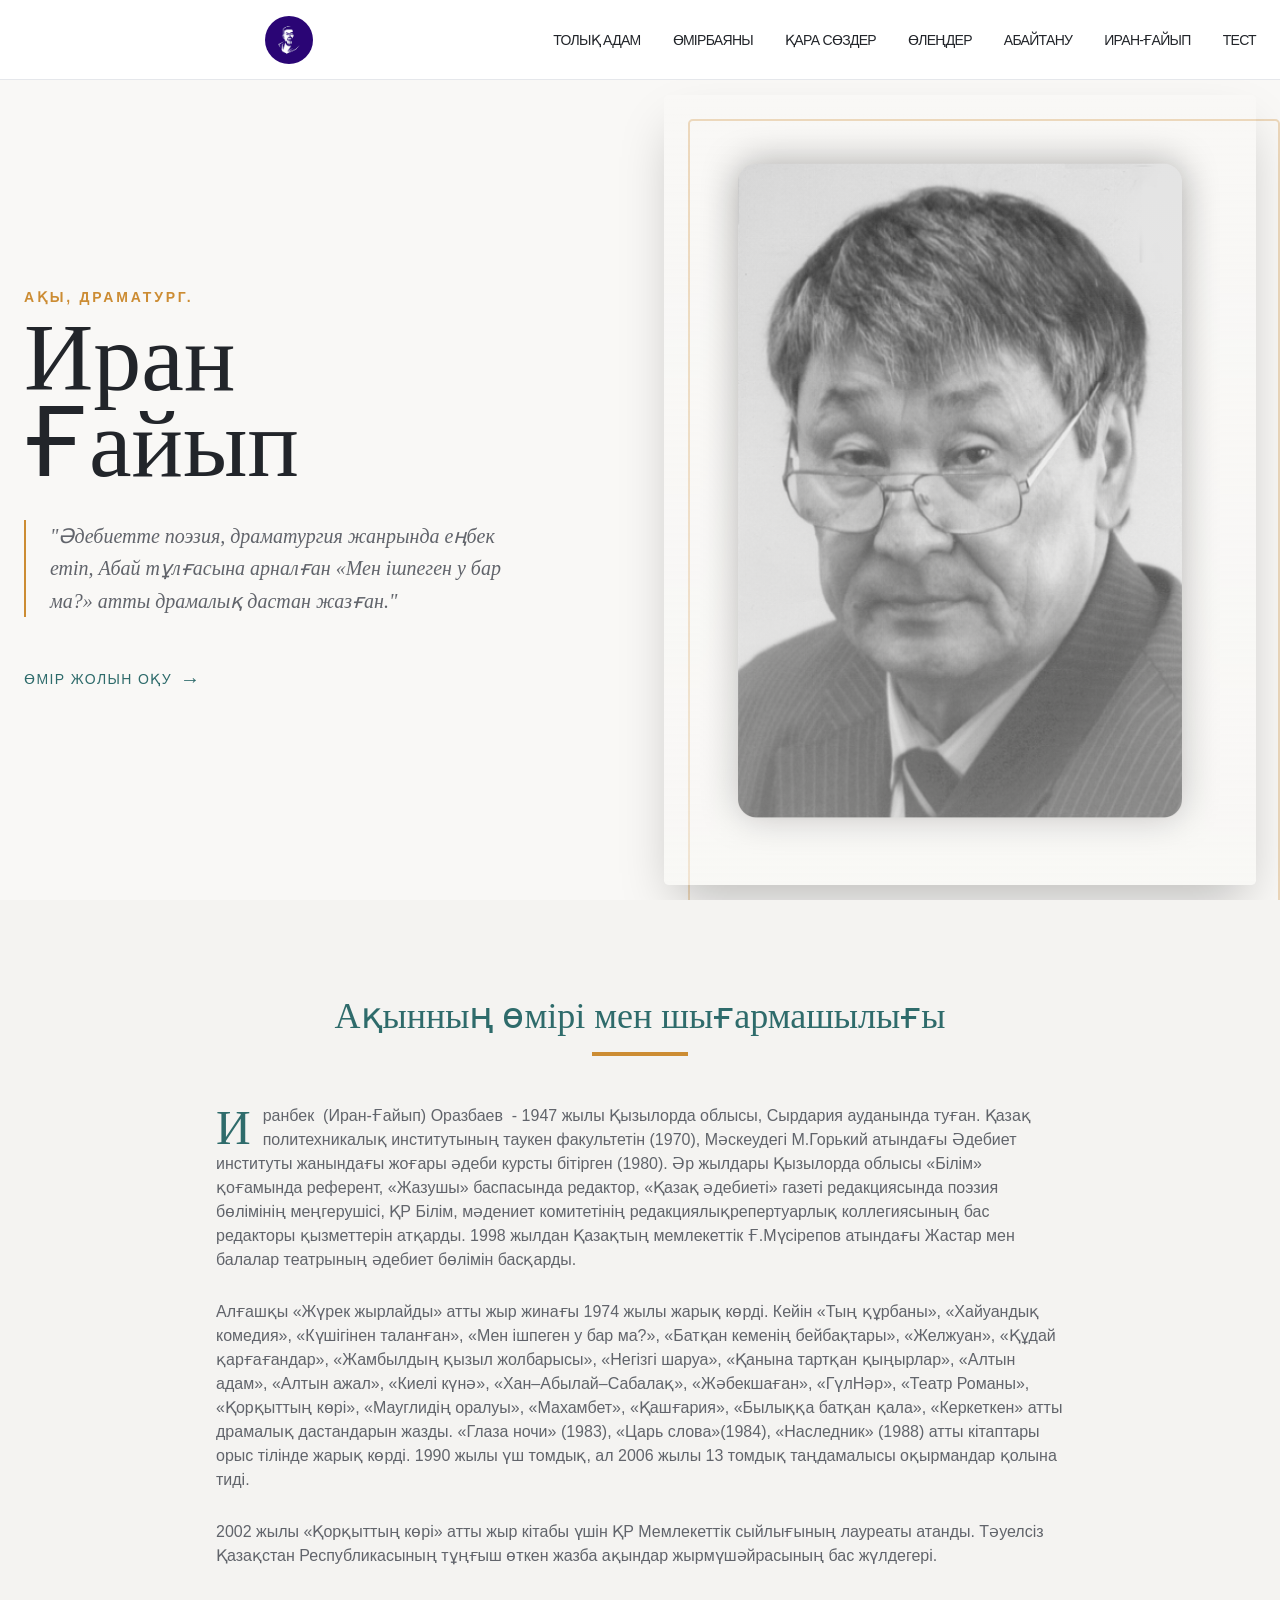
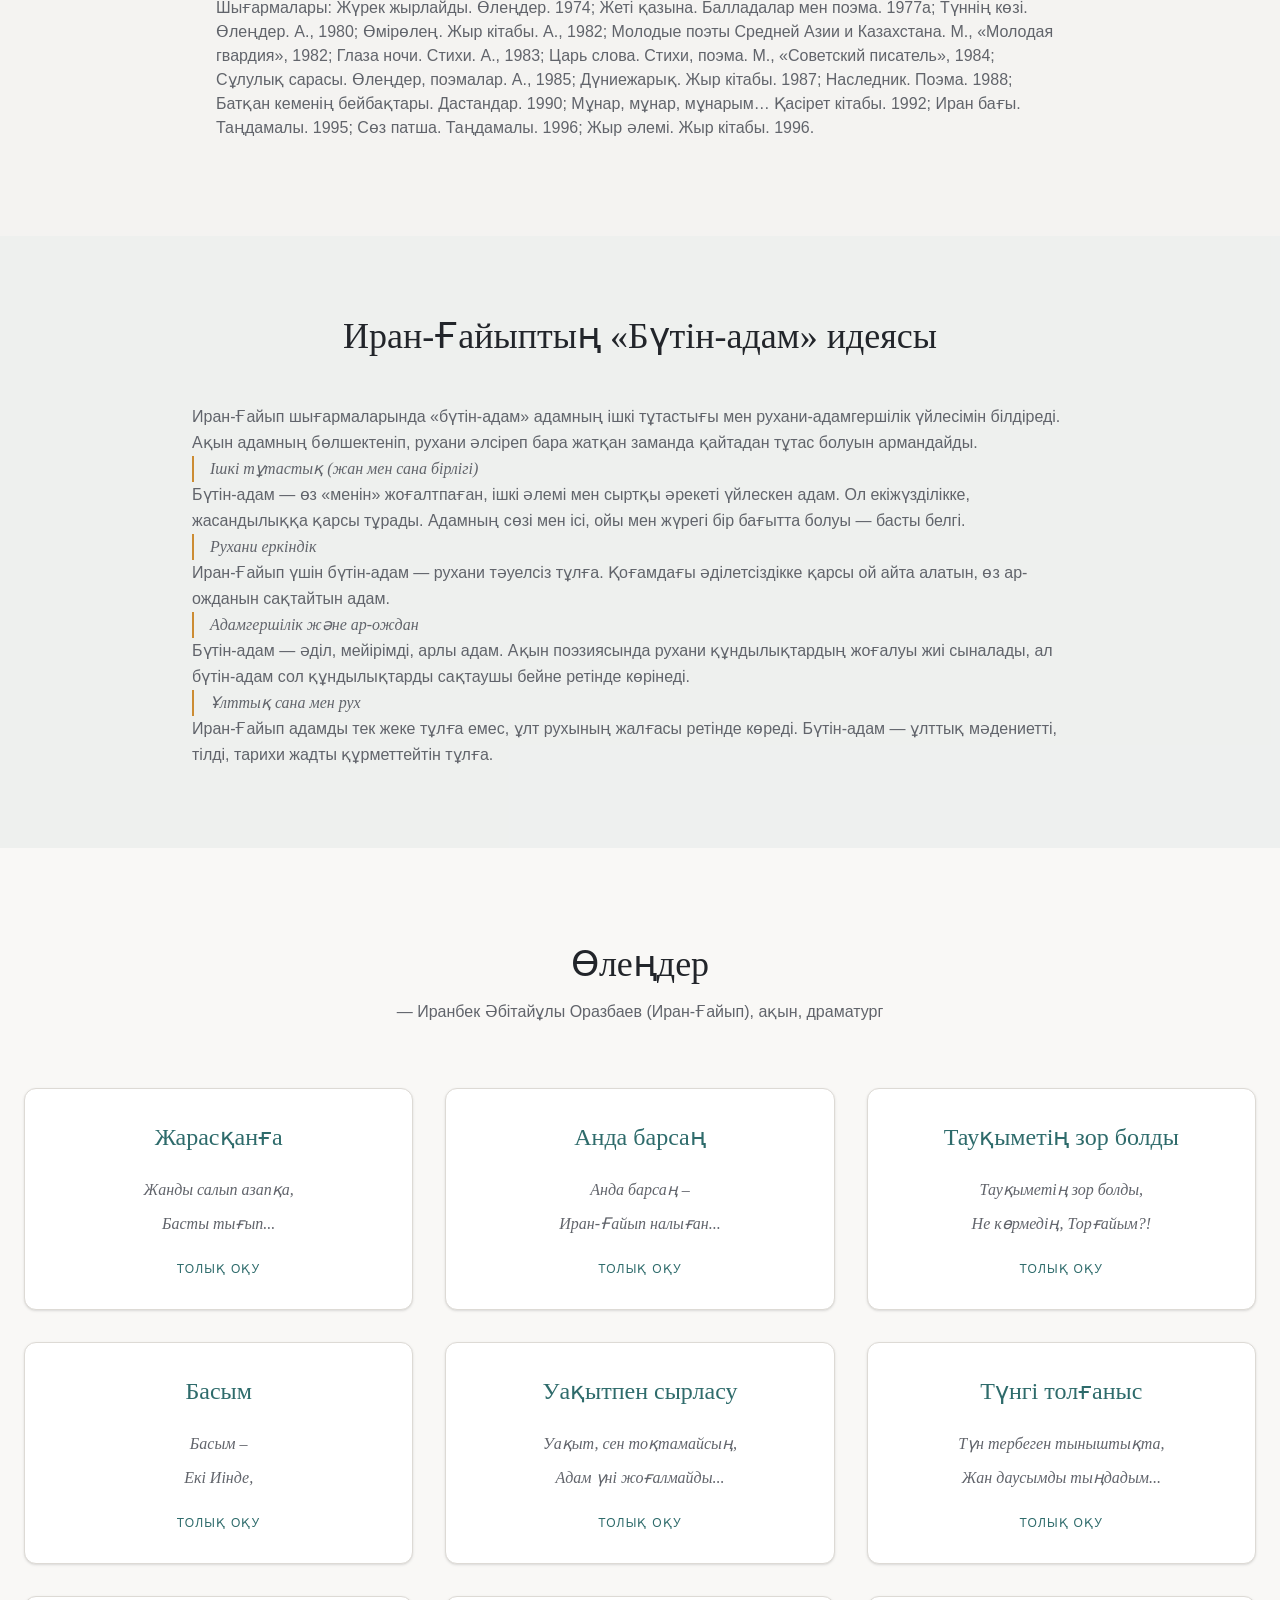
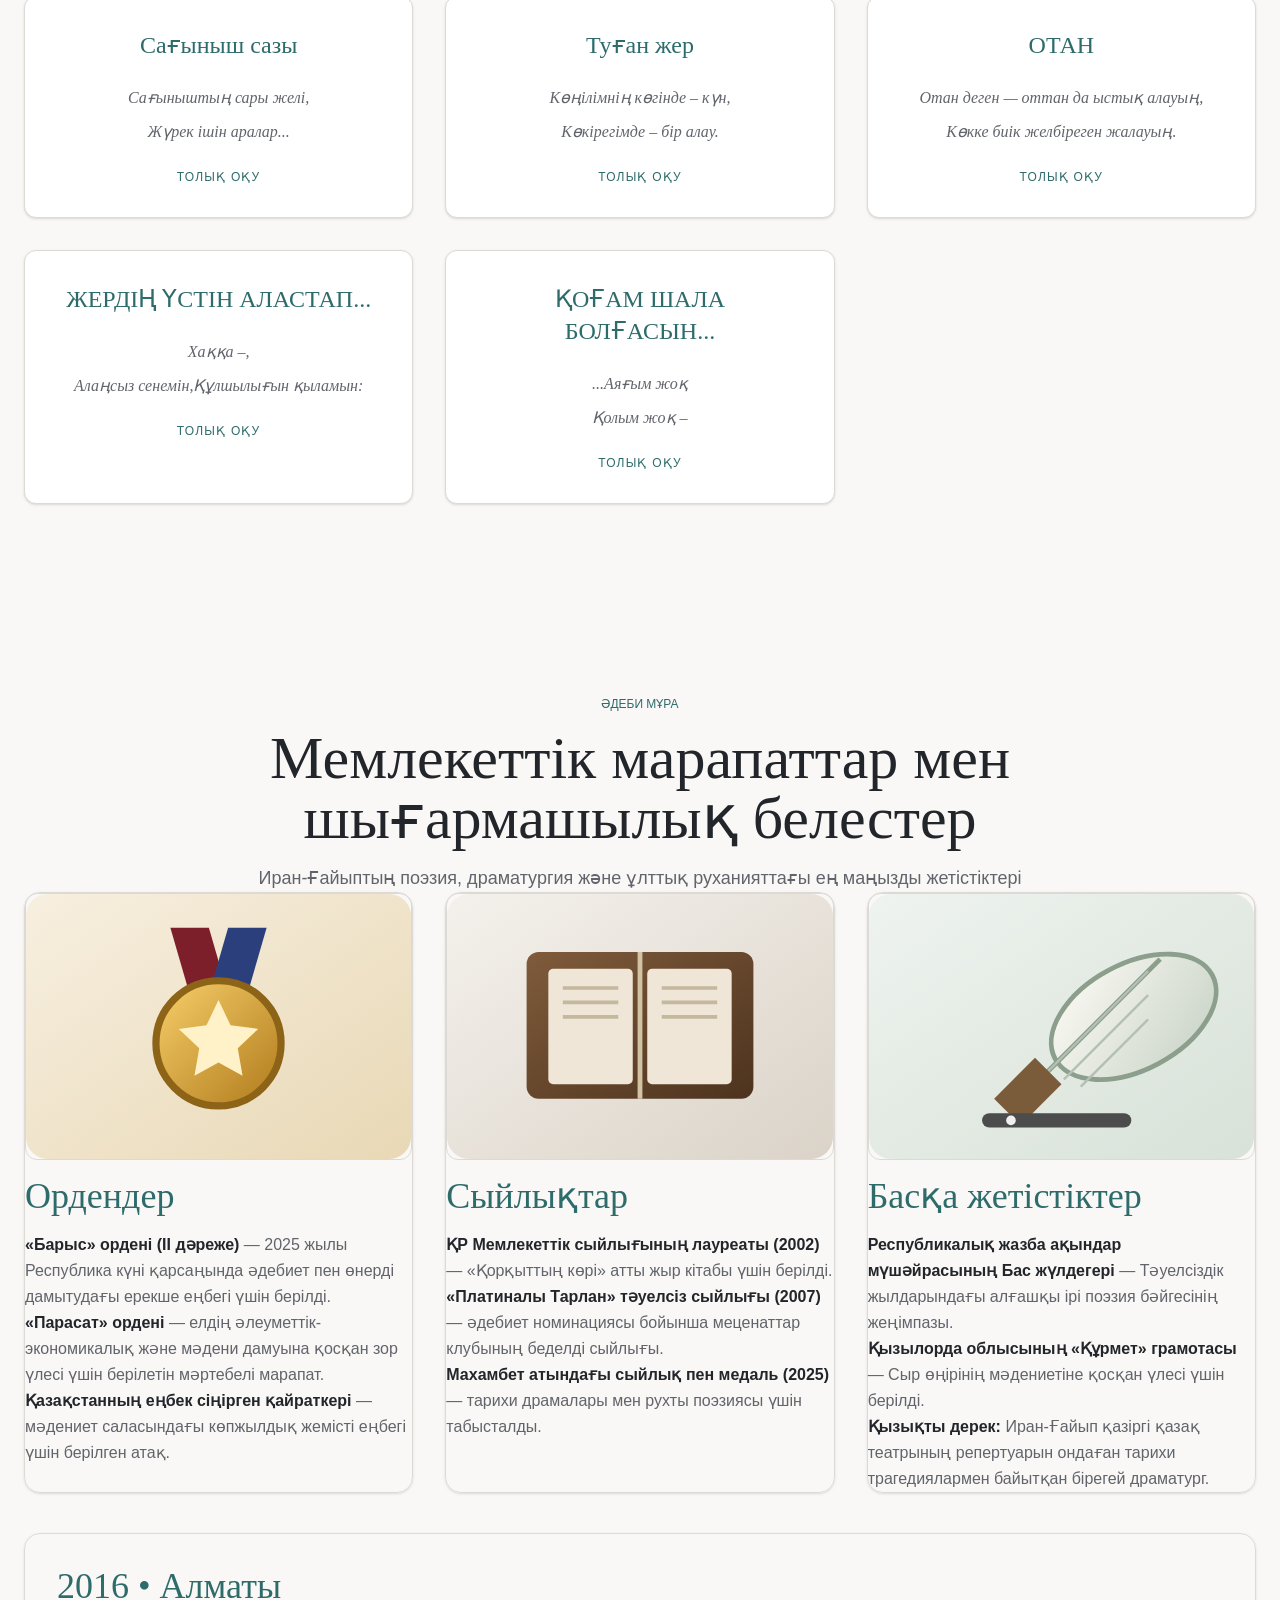
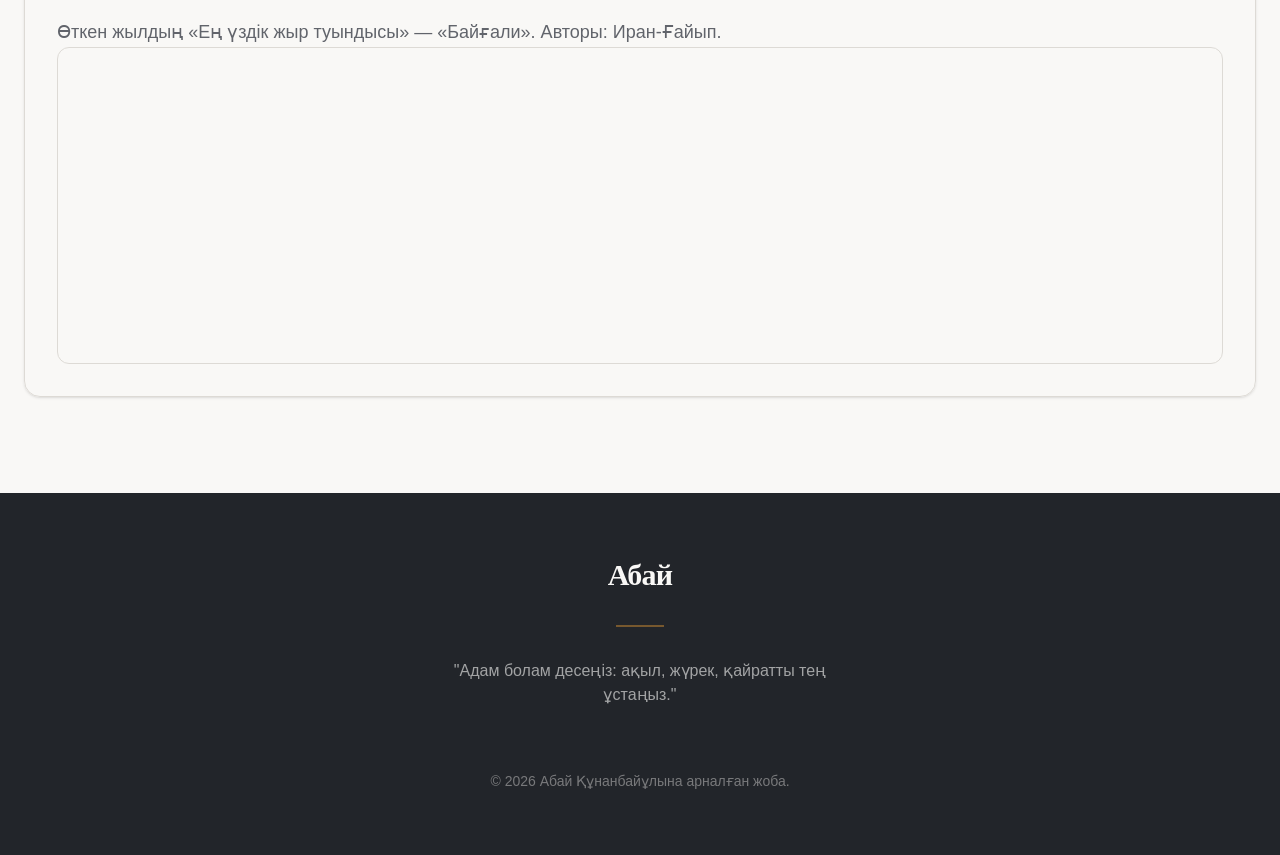
<file: iran-gaiyp.htm>
<!DOCTYPE html>
<!-- saved from url=(0032)http://127.0.0.1:8000/iran-gaiyp -->
<html lang="en" data-dme-installation-id="xwaxjjxckj" data-dme="on" data-dme-dark-mode="off">
    <head>
        <meta http-equiv="Content-Type" content="text/html; charset=UTF-8">
        <style>
            body {
                transition: opacity ease-in 0.2s;
            }

            body[unresolved] {
                opacity: 0;
                display: block;
                overflow: hidden;
                position: relative;
            }
        </style>
        <meta name="viewport" content="width=device-width, initial-scale=1.0, maximum-scale=1">
        <meta property="og:title" content="Abai Qunanbaiuly - The Great Kazakh Poet">
        <meta property="og:description" content="Explore the life, philosophy, and poetry of Abai Qunanbaiuly, a cultural reformer and the father of Kazakh literature.">
        <meta property="og:type" content="website">
        <meta name="twitter:card" content="summary_large_image">
        <meta name="twitter:title" content="Abai Qunanbaiuly - The Great Kazakh Poet">
        <meta name="twitter:description" content="Explore the life, philosophy, and poetry of Abai Qunanbaiuly, a cultural reformer and the father of Kazakh literature.">
        <link rel="icon" type="image/png" href="http://127.0.0.1:8000/static/abai-muse/favicon.png">
        <link rel="preconnect" href="https://fonts.googleapis.com/">
        <link rel="preconnect" href="https://fonts.gstatic.com/" crossorigin="">
        <link href="../iran-gaiyp_files/css2" rel="stylesheet">
        <script>
            (function() {
                var target = '/iran-gaiyp';
                if (location.pathname !== target) {
                    history.replaceState(null, '', target + location.search + location.hash);
                }
            }
            )();
        </script>
        <!-- Disabled bundle on this page to prevent mojibake text from JS and keep poetry content from HTML -->
        <!-- <script type="module" src="../iran-gaiyp_files/index-Dv4_u_pz.js"></script> -->
        <script defer src="/static/js/mobile-nav.js"></script>
        <link rel="stylesheet" href="../iran-gaiyp_files/index-BlFxgXNz.css">
    </head>
    <body style="overflow: unset;">
        <div id="root">
            <div role="region" aria-label="Notifications (F8)" tabindex="-1" style="pointer-events: none;">
                <ol tabindex="-1" class="top-0 sm:top-auto sm:right-0 sm:bottom-0 z-[100] fixed flex sm:flex-col flex-col-reverse p-4 w-full md:max-w-[420px] max-h-screen"></ol>
            </div>
            <div class="bg-background selection:bg-primary/20 min-h-screen font-sans">
                <nav class="top-0 z-[9999] fixed bg-white border-gray-200 border-b w-full h-20">
                    <div class="flex justify-between items-center mx-auto px-6 h-full container">
                        <a href="/">
                            <a class="z-[10001]">
                                <img alt="Logo" class="rounded-full w-12 h-12 object-cover" src="[data-uri]">
                            </a>
                        </a>
                        <div class="hidden md:flex items-center gap-8">
                            <a href="/tolyq_adam/index.html" class="font-medium hover:text-primary text-sm uppercase tracking-tighter">Толық Адам</a>
                            <a href="/#biography" class="font-medium hover:text-primary text-sm uppercase tracking-tighter">Өмірбаяны</a>
                            <a href="/book-of-words/" class="font-medium hover:text-primary text-sm uppercase tracking-tighter">Қара сөздер</a>
                            <a href="/#poetry" class="font-medium hover:text-primary text-sm uppercase tracking-tighter">Өлеңдер</a>
                            <a href="/#abai_tanu" class="font-medium hover:text-primary text-sm uppercase tracking-tighter">Абайтану</a>
                            <a href="/iran-gaiyp/index.html" class="font-medium hover:text-primary text-sm uppercase tracking-tighter">Иран-Ғайып</a>
                            <a href="/tests/" class="font-medium hover:text-primary text-sm uppercase tracking-tighter">Тест</a>
                            
                        </div>
                        <button class="md:hidden p-2 text-black z-[10001] relative">
                            <svg xmlns="http://www.w3.org/2000/svg" width="32" height="32" viewBox="0 0 24 24" fill="none" stroke="currentColor" stroke-width="2" stroke-linecap="round" stroke-linejoin="round" class="lucide lucide-menu" aria-hidden="true">
                                <path d="M4 5h16"></path>
                                <path d="M4 12h16"></path>
                                <path d="M4 19h16"></path>
                            </svg>
                        </button>
                    </div>
                    <div class="md:hidden invisible z-[9999] fixed inset-0 bg-black/80 opacity-0 backdrop-blur-sm transition-opacity duration-300"></div>
                    <div class="md:hidden top-0 right-0 z-[10000] fixed w-[75%] sm:w-[50%] h-screen transition-transform translate-x-full duration-500 ease-in-out transform" style="background-color: rgb(255, 255, 255);">
                        <div class="flex flex-col justify-center items-center space-y-8 px-6 h-full">
                            <a href="/tolyq_adam/index.html" class="opacity-0 font-bold text-black text-lg text-center uppercase transition-all translate-x-10 transform" style="transition-delay: 0ms; display: block;">Толық Адам</a>
                            <a href="/#biography" class="opacity-0 font-bold text-black text-lg text-center uppercase transition-all translate-x-10 transform" style="transition-delay: 0ms; display: block;">Өмірбаяны</a>
                            <a href="/book-of-words/" class="opacity-0 font-bold text-black text-lg text-center uppercase transition-all translate-x-10 transform" style="transition-delay: 0ms; display: block;">Қара сөздер</a>
                            <a href="/#poetry" class="opacity-0 font-bold text-black text-lg text-center uppercase transition-all translate-x-10 transform" style="transition-delay: 0ms; display: block;">Өлеңдер</a>
                            <a href="/#abai_tanu" class="opacity-0 font-bold text-black text-lg text-center uppercase transition-all translate-x-10 transform" style="transition-delay: 0ms; display: block;">Абайтану</a>
                            <a href="/iran-gaiyp/index.html" class="opacity-0 font-bold text-black text-lg text-center uppercase transition-all translate-x-10 transform" style="transition-delay: 0ms; display: block;">Иран-Ғайып</a>
                            <a href="/tests/" class="opacity-0 font-bold text-black text-lg text-center uppercase transition-all translate-x-10 transform" style="transition-delay: 0ms; display: block;">Тест</a>
                        </div>
                    </div>
                </nav>
                <section class="relative flex items-center pt-20 min-h-screen overflow-hidden section-reveal">
                    <div class="z-0 absolute inset-0 opacity-[0.03] pointer-events-none pattern-drift" style="background-image: url(&quot;/static/abai-muse/assets/kazakh-pattern-Ba0p9xHQ.png&quot;); background-size: 400px;"></div>
                    <div class="z-10 relative items-center gap-12 grid md:grid-cols-2 mx-auto px-6 container">
                        <div class="space-y-8 order-2 md:order-1 animate-fade-up">
                            <div class="space-y-2">
                                <h2 class="font-sans font-semibold text-secondary text-sm uppercase tracking-[0.2em]">ақы, драматург.</h2>
                                <h1 class="font-serif font-medium text-foreground text-5xl md:text-7xl lg:text-8xl leading-[0.9]">
                                    Иран <br>Ғайып
                                </h1>
                            </div>
                            <p class="pl-6 border-secondary border-l-2 max-w-lg font-serif text-muted-foreground text-xl italic leading-relaxed">"Әдебиетте поэзия, драматургия жанрында еңбек етіп, Абай тұлғасына арналған «Мен ішпеген у бар ма?» атты драмалық дастан жазған."</p>
                            <div class="flex flex-wrap items-center gap-4 pt-4">
                                <a href="#biography" class="group inline-flex items-center gap-2 hover:gap-4 font-medium text-primary text-sm uppercase tracking-widest transition-all">
                                    Өмір жолын оқу <span class="text-xl">→</span>
                                </a>
                            </div>
                        </div>
                        <div class="relative order-1 md:order-2 animate-fade-up delay-150">
                            <div class="relative shadow-2xl rounded-sm aspect-[3/4] overflow-hidden">
                                <div class="z-10 absolute inset-0 bg-gradient-to-t from-background/40 to-transparent"></div>
                                <img alt="Абай Құнанбайұлының портреті" class="w-full h-full object-cover hover:scale-110 transition-transform duration-[20s] transform" src="../iran-gaiyp_files/iran_g-DoyvyYrs.png">
                            </div>
                            <div class="-right-6 -bottom-6 -z-10 absolute border-2 border-secondary/30 rounded-sm w-full h-full"></div>
                        </div>
                    </div>
                </section>
                <section id="biography" class="relative bg-muted/30 py-24 section-reveal">
                    <div class="mx-auto px-6 max-w-4xl container">
                        <div class="space-y-12">
                            <div class="space-y-4 text-center">
                                <h2 class="font-serif text-primary text-3xl md:text-4xl">Ақынның өмірі мен шығармашылығы</h2>
                                <div class="bg-secondary mx-auto w-24 h-1"></div>
                            </div>
                            <div class="first-letter:float-left mx-auto first-letter:mr-3 first-letter:font-serif text-muted-foreground first-letter:text-primary first-letter:text-5xl prose prose-lg prose-stone">
                                <p>Иранбек &nbsp;(Иран-Ғайып)&nbsp;Оразбаев &nbsp;-&nbsp;1947 жылы Қызылорда облысы, Сырдария ауданында туған. Қазақ политехникалық институтының таукен факультетін (1970), Мәскеудегі М.Горький атындағы Әдебиет институты жанындағы жоғары әдеби курсты бітірген (1980). Әр жылдары Қызылорда облысы «Білім» қоғамында референт, «Жазушы» баспасында редактор, «Қазақ әдебиеті» газеті редакциясында поэзия бөлімінің меңгерушісі, ҚР Білім, мәдениет комитетінің редакциялықрепертуарлық коллегиясының бас редакторы қызметтерін атқарды. 1998 жылдан Қазақтың мемлекеттік Ғ.Мүсірепов атындағы Жастар мен балалар театрының әдебиет бөлімін басқарды.</p>
                                <p>
                                <div class="flex flex-wrap items-center gap-4 mb-3 pt-4"></div>
                                Алғашқы «Жүрек жырлайды» атты жыр жинағы 1974 жылы жарық көрді. Кейін «Тың құрбаны», «Хайуандық комедия», «Күшігінен таланған», «Мен ішпеген у бар ма?», «Батқан кеменің бейбақтары», «Желжуан», «Құдай қарғағандар», «Жамбылдың қызыл жолбарысы», «Негізгі шаруа», «Қанына тартқан қыңырлар», «Алтын адам», «Алтын ажал», «Киелі күнә», «Хан–Абылай–Сабалақ», «Жәбекшаған», «ГүлНәр», «Театр Романы», «Қорқыттың көрі», «Мауглидің оралуы», «Махамбет», «Қашғария», «Былыққа батқан қала», «Керкеткен» атты драмалық дастандарын жазды. «Глаза ночи» (1983), «Царь слова»(1984), «Наследник» (1988) атты кітаптары орыс тілінде жарық көрді. 1990 жылы үш томдық, ал 2006 жылы 13 томдық таңдамалысы оқырмандар қолына тиді.
</p><p>
<div class="flex flex-wrap items-center gap-4 mb-3 pt-4"></div>
2002 жылы «Қорқыттың көрі» атты жыр кітабы үшін ҚР Мемлекеттік сыйлығының лауреаты атанды. Тәуелсіз Қазақстан Республикасының тұңғыш өткен жазба ақындар жырмүшәйрасының бас жүлдегері.</p><p>
<div class="flex flex-wrap items-center gap-4 mb-3 pt-4"></div>
Шығармалары: Жүрек жырлайды. Өлеңдер. 1974; Жеті қазына. Балладалар мен поэма. 1977а; Түннің көзі. Өлеңдер. А., 1980; Өмірөлең. Жыр кітабы. А., 1982; Молодые поэты Средней Азии и Казахстана. М., «Молодая гвардия», 1982; Глаза ночи. Стихи. А., 1983; Царь слова. Стихи, поэма. М., «Советский писатель», 1984; Сұлулық сарасы. Өлеңдер, поэмалар. А., 1985; Дүниежарық. Жыр кітабы. 1987; Наследник. Поэма. 1988; Батқан кеменің бейбақтары. Дастандар. 1990; Мұнар, мұнар, мұнарым… Қасірет кітабы. 1992; Иран бағы. Таңдамалы. 1995; Сөз патша. Таңдамалы. 1996; Жыр әлемі. Жыр кітабы. 1996.</p></div>

</div></div></section>
<section id="butin-adam" class="bg-primary/5 py-20 section-reveal">
    <div class="mx-auto px-6 container">
        <div class="space-y-4 mx-auto mb-12 max-w-2xl text-center">
            <h2 class="font-serif text-foreground text-3xl md:text-4xl">Иран-Ғайыптың «Бүтін-адам» идеясы</h2>
        </div>
        <div class="space-y-5 mx-auto max-w-4xl text-muted-foreground leading-relaxed">
            <p>Иран-Ғайып шығармаларында «бүтін-адам» адамның ішкі тұтастығы мен рухани-адамгершілік үйлесімін білдіреді. Ақын адамның бөлшектеніп, рухани әлсіреп бара жатқан заманда қайтадан тұтас болуын армандайды.</p>
            <p class="pl-4 border-secondary border-l-2 font-serif italic">Ішкі тұтастық (жан мен сана бірлігі)</p>
            <p>Бүтін-адам — өз «менін» жоғалтпаған, ішкі әлемі мен сыртқы әрекеті үйлескен адам. Ол екіжүзділікке, жасандылыққа қарсы тұрады. Адамның сөзі мен ісі, ойы мен жүрегі бір бағытта болуы — басты белгі.</p>
            <p class="pl-4 border-secondary border-l-2 font-serif italic">Рухани еркіндік</p>
            <p>Иран-Ғайып үшін бүтін-адам — рухани тәуелсіз тұлға. Қоғамдағы әділетсіздікке қарсы ой айта алатын, өз ар-ожданын сақтайтын адам.</p>
            <p class="pl-4 border-secondary border-l-2 font-serif italic">Адамгершілік және ар-ождан</p>
            <p>Бүтін-адам — әділ, мейірімді, арлы адам. Ақын поэзиясында рухани құндылықтардың жоғалуы жиі сыналады, ал бүтін-адам сол құндылықтарды сақтаушы бейне ретінде көрінеді.</p>
            <p class="pl-4 border-secondary border-l-2 font-serif italic">Ұлттық сана мен рух</p>
            <p>Иран-Ғайып адамды тек жеке тұлға емес, ұлт рухының жалғасы ретінде көреді. Бүтін-адам — ұлттық мәдениетті, тілді, тарихи жадты құрметтейтін тұлға.</p>
        </div>
    </div>
</section>
<section id="poetry" class="bg-background py-24 section-reveal">
    <div class="mx-auto px-6 container">
        <div class="space-y-4 mx-auto mb-16 max-w-2xl text-center">
            <h2 class="font-serif text-foreground text-4xl">Өлеңдер</h2>
            <p class="text-muted-foreground">— Иранбек Әбітайұлы Оразбаев (Иран-Ғайып), ақын, драматург</p>
        </div>
        <div class="gap-8 grid md:grid-cols-2 lg:grid-cols-3">
            <div class="group bg-card shadow hover:shadow-xl border hover:border-secondary/50 rounded-xl text-card-foreground transition-all hover:-translate-y-1 duration-300 ease-out">
                <div class="space-y-6 p-8">
                    <h3 class="font-serif text-primary group-hover:text-secondary text-2xl text-center transition-colors">Жарасқанға</h3>
                    <div class="space-y-2 text-center">
                        <p class="font-serif text-muted-foreground text-sm md:text-base italic leading-relaxed">Жанды салып азапқа,</p>
                        <p class="font-serif text-muted-foreground text-sm md:text-base italic leading-relaxed">Басты тығып...</p>
                    </div>
                    <details class="text-muted-foreground text-sm leading-relaxed">
                        <summary class="text-primary text-xs text-center uppercase tracking-widest cursor-pointer">Толық оқу</summary>
                        <div class="pt-4 font-serif text-center">
                            І<br>
                            Жанды салып азапқа,<br>
                            Басты тығып<br>
                            Тозаққа –<br>
                            Үйттік –<br>
                            Білмей дал болдық,<br>
                            Не керегін Қазаққа?!<br>
                            Ырысы да бұйырмай,<br>
                            Ұлысы да бұйырмай:<br>
                            Көткеншектей береді –<br>
                            Өртте қалған сиырдай!<br>
                            Дерті меңдеп талайғы –<br>
                            Бұздық ағза-сарайды:<br>
                            Қос өкпеміз қабынып,<br>
                            Жүрек қаны қарайды.<br>
                            Қиратардайын қалыбын,<br>
                            Өшірердейін жарығын –<br>
                            Өктемсінген өгейлер<br>
                            Басса екен деп шалығын –<br>
                            Халық қамын ойладық –<br>
                            Қазығында байланып:<br>
                            Түк бітірмей таусылып –<br>
                            Жүдеп-жадап, Жайрадық!<br>
                            Бүйректі де шіріттік,<br>
                            Бауырды да іріттік:<br>
                            Елдің жоғын таба алмай –<br>
                            Тән қасқырын ұлыттық!<br>
                            Жанарға жас кептеліп,<br>
                            Шетен шығып шеттедік:<br>
                            Сөзімсіз де өтпеді,<br>
                            Өзіміз де өтпедік.<br>
                            Әдіре қалып жырымыз,<br>
                            Жетпеді зар үніміз:<br>
                            Бұта көрсе саритын –<br>
                            Иттен кейін күніміз...<br>
                            ІІ<br>
                            ...Жүрмейді іш-дәрет,<br>
                            Зыр жүгірткен әлек –<br>
                            Опасыз<br>
                            Бұ Фәнидің<br>
                            Атасына – нәлет!<br>
                            Шаршадым мен...<br>
                            Досым,<br>
                            Қалай көңіл-хошың –<br>
                            Ұзатуға Бақиға<br>
                            Түзік пе Өмір-Көшің?!..<br>
                        </div>
                    </details>
                </div>
            </div>
            <div class="group bg-card shadow hover:shadow-xl border hover:border-secondary/50 rounded-xl text-card-foreground transition-all hover:-translate-y-1 duration-300 ease-out">
                <div class="space-y-6 p-8">
                    <h3 class="font-serif text-primary group-hover:text-secondary text-2xl text-center transition-colors">Анда барсаң</h3>
                    <div class="space-y-2 text-center">
                        <p class="font-serif text-muted-foreground text-sm md:text-base italic leading-relaxed">Анда барсаң –</p>
                        <p class="font-serif text-muted-foreground text-sm md:text-base italic leading-relaxed">Иран-Ғайып налыған...</p>
                    </div>
                    <details class="text-muted-foreground text-sm leading-relaxed">
                        <summary class="text-primary text-xs text-center uppercase tracking-widest cursor-pointer">Толық оқу</summary>
                        <div class="pt-4 font-serif text-center">
                            Анда барсаң –<br>
                            Иран-Ғайып налыған...<br>
                            Мында келсең –<br>
                            Иран-Ғайып арыған...<br>
                            Неге налып,<br>
                            Неден арып барады –<br>
                            Жыр перзенті<br>
                            Уызында жарыған?!<br>
                            Неге?!<br>
                            Неден<br>
                            Сезім – суық,<br>
                            Ой – тарын?!<br>
                            Қыңыр тартпай,<br>
                            Райымнан қайтайын –<br>
                            Сырттағы жау<br>
                            Іштен шықты демессің –<br>
                            Жасырмайын,<br>
                            Жан-сырымды айтайын:<br>
                            Көремін де –<br>
                            Бордай тозған Даламды,<br>
                            Көремін де –<br>
                            Жындай қозған Қаламды –<br>
                            Зар илеймін...<br>
                            О, Ел-Ана,<br>
                            Жазғырма –<br>
                            Рухани қарыны ашқан балаңды?!<br>
                            Қара шашың Қуарғанын сеземін,<br>
                            Ақ мамаңның<br>
                            Суалғанын сеземін...<br>
                            ...Сезе-сезе –<br>
                            Көзім жасы көл болып,<br>
                            Өкпем өшіп,<br>
                            Өртенеді өзегім!.<br>
                        </div>
                    </details>
                </div>
            </div>
            <div class="group bg-card shadow hover:shadow-xl border hover:border-secondary/50 rounded-xl text-card-foreground transition-all hover:-translate-y-1 duration-300 ease-out">
                <div class="space-y-6 p-8">
                    <h3 class="font-serif text-primary group-hover:text-secondary text-2xl text-center transition-colors">Тауқыметің зор болды</h3>
                    <div class="space-y-2 text-center">
                        <p class="font-serif text-muted-foreground text-sm md:text-base italic leading-relaxed">Тауқыметің зор болды,</p>
                        <p class="font-serif text-muted-foreground text-sm md:text-base italic leading-relaxed">Не көрмедің, Торғайым?!</p>
                    </div>
                    <details class="text-muted-foreground text-sm leading-relaxed">
                        <summary class="text-primary text-xs text-center uppercase tracking-widest cursor-pointer">Толық оқу</summary>
                        <div class="pt-4 font-serif text-center">
                            Тауқыметің зор болды,<br>
                            Не көрмедің, Торғайым?!<br>
                            Көк аттыға қор болды,<br>
                            Көгергенің – әрдайым!<br>
                            Жемітіндей Жебірдің –<br>
                            Жезің, Күміс, Алтының.<br>
                            Көркін ашар Өмірдің –<br>
                            Жаз Күніндей Жарқыным.<br>
                            Сыр Бойының сәлемін<br>
                            Ала келдім Жеріңе.<br>
                            Кеңейіп тар Әлемім –<br>
                            Басымды идім Еліңе.<br>
                            Темір-тәртіп – тізгіннің<br>
                            Тепкісінен қорғайын?!<br>
                            Тырнағынан құзғынның<br>
                            Абай болғын, Торғайым?!<br>
                            Бар ма Ақынның айыбы –<br>
                            Ет-жүрегі езілген?!<br>
                            Барлық пәле дәйімі –<br>
                            Басталады Өзіңнен...<br>
                            ...Батырыңды жайратып,<br>
                            Жата көрме, Торғайым?!<br>
                            Ақыныңды айдатып,<br>
                            Ата берме, Торғайым?!<br>
                            Жер-Суыңды сауықтап,<br>
                            Қалың кірме қаптаса,<br>
                            Бір амалын тауып бақ –<br>
                            Халық па амал таппаса?!..<br>
                        </div>
                    </details>
                </div>
            </div>
            <div class="group bg-card shadow hover:shadow-xl border hover:border-secondary/50 rounded-xl text-card-foreground transition-all hover:-translate-y-1 duration-300 ease-out">
                <div class="space-y-6 p-8">
                    <h3 class="font-serif text-primary group-hover:text-secondary text-2xl text-center transition-colors">Басым</h3>
                    <div class="space-y-2 text-center">
                        <p class="font-serif text-muted-foreground text-sm md:text-base italic leading-relaxed">Басым –</p>
                        <p class="font-serif text-muted-foreground text-sm md:text-base italic leading-relaxed">Екі Иінде,</p>
                    </div>
                    <details class="text-muted-foreground text-sm leading-relaxed">
                        <summary class="text-primary text-xs text-center uppercase tracking-widest cursor-pointer">Толық оқу</summary>
                        <div class="pt-4 font-serif text-center">
                            Басым –<br>
                            Екі Иінде,<br>
                            Жұмалағым –<br>
                            Дорбада:<br>
                            Басымдағы киімге<br>
                            Қарап –<br>
                            Нахақ қорлама?!<br>
                            Айтшы,<br>
                            Кімдер кимеген<br>
                            Құндыз,<br>
                            Сусар бөрікті:<br>
                            Күйде –<br>
                            Жерге тимеген –<br>
                            Айырғанмен ерікті!<br>
                            Қоғамнан құн сұранып,<br>
                            Жетілердей жетесі:<br>
                            Алтын-Басқа лайық –<br>
                            Айна-Таздың кепеші.<br>
                            Күн кешемін түртініп,<br>
                            Әтектейін сылынған:<br>
                            Жұрт сұрқымнан үркініп,<br>
                            Шошынады жырымнан...<br>
                            ...Қормын талыс талайға,<br>
                            Күйтіме –<br>
                            Жан сүйінбес:<br>
                            Ақын басы,<br>
                            Алайда,<br>
                            Кесілгенмен,<br>
                            Иілмес!..<br>
                        </div>
                    </details>
                </div>
            </div>
            <div class="group bg-card shadow hover:shadow-xl border hover:border-secondary/50 rounded-xl text-card-foreground transition-all hover:-translate-y-1 duration-300 ease-out">
                <div class="space-y-6 p-8">
                    <h3 class="font-serif text-primary group-hover:text-secondary text-2xl text-center transition-colors">Уақытпен сырласу</h3>
                    <div class="space-y-2 text-center">
                        <p class="font-serif text-muted-foreground text-sm md:text-base italic leading-relaxed">Уақыт, сен тоқтамайсың,</p>
                        <p class="font-serif text-muted-foreground text-sm md:text-base italic leading-relaxed">Адам үні жоғалмайды...</p>
                    </div>
                    <details class="text-muted-foreground text-sm leading-relaxed">
                        <summary class="text-primary text-xs text-center uppercase tracking-widest cursor-pointer">Толық оқу</summary>
                        <div class="pt-4 font-serif text-center">
                            Уақыт, сен тоқтамайсың,<br>
                            Күндер көшіп барады.<br>
                            Сөзден қалған іздер ғана<br>
                            Ғұмыр болып жанады.<br>
                            Жел айдаса жапырақты,<br>
                            Жерге түсер әрбір мұң.<br>
                            Бірақ жүрек тереңінде<br>
                            Сөнбейтұғын бар бір үн.<br>
                        </div>
                    </details>
                </div>
            </div>
            <div class="group bg-card shadow hover:shadow-xl border hover:border-secondary/50 rounded-xl text-card-foreground transition-all hover:-translate-y-1 duration-300 ease-out">
                <div class="space-y-6 p-8">
                    <h3 class="font-serif text-primary group-hover:text-secondary text-2xl text-center transition-colors">Түнгі толғаныс</h3>
                    <div class="space-y-2 text-center">
                        <p class="font-serif text-muted-foreground text-sm md:text-base italic leading-relaxed">Түн тербеген тыныштықта,</p>
                        <p class="font-serif text-muted-foreground text-sm md:text-base italic leading-relaxed">Жан даусымды тыңдадым...</p>
                    </div>
                    <details class="text-muted-foreground text-sm leading-relaxed">
                        <summary class="text-primary text-xs text-center uppercase tracking-widest cursor-pointer">Толық оқу</summary>
                        <div class="pt-4 font-serif text-center">
                            Түн тербеген тыныштықта,<br>
                            Жан даусымды тыңдадым.<br>
                            Жарық іздеп қараңғыдан<br>
                            Арманымды шыңдадым.<br>
                            Ай нұрына қарап тұрып,<br>
                            Көңіл көшін таразым.<br>
                            Ел мен жердің амандығын<br>
                            Өлеңіме жазамын.<br>
                        </div>
                    </details>
                </div>
            </div>
            <div class="group bg-card shadow hover:shadow-xl border hover:border-secondary/50 rounded-xl text-card-foreground transition-all hover:-translate-y-1 duration-300 ease-out">
                <div class="space-y-6 p-8">
                    <h3 class="font-serif text-primary group-hover:text-secondary text-2xl text-center transition-colors">Сағыныш сазы</h3>
                    <div class="space-y-2 text-center">
                        <p class="font-serif text-muted-foreground text-sm md:text-base italic leading-relaxed">Сағыныштың сары желі,</p>
                        <p class="font-serif text-muted-foreground text-sm md:text-base italic leading-relaxed">Жүрек ішін аралар...</p>
                    </div>
                    <details class="text-muted-foreground text-sm leading-relaxed">
                        <summary class="text-primary text-xs text-center uppercase tracking-widest cursor-pointer">Толық оқу</summary>
                        <div class="pt-4 font-serif text-center">
                            Сағыныштың сары желі,<br>
                            Жүрек ішін аралар.<br>
                            Кеткен күннің көлеңкесі<br>
                            Көз алдымда қалар.<br>
                            Туған өлке, туған дала,<br>
                            Сенен қуат аламын.<br>
                            Сен деп соққан осы жүрек<br>
                            Жырым болып жанарым.<br>
                        </div>
                    </details>
                </div>
            </div>
            <div class="group bg-card shadow hover:shadow-xl border hover:border-secondary/50 rounded-xl text-card-foreground transition-all hover:-translate-y-1 duration-300 ease-out">
                <div class="space-y-6 p-8">
                    <h3 class="font-serif text-primary group-hover:text-secondary text-2xl text-center transition-colors">Туған жер</h3>
                    <div class="space-y-2 text-center">
                        <p class="font-serif text-muted-foreground text-sm md:text-base italic leading-relaxed">Көңілімнің көгінде – күн,</p>
                        <p class="font-serif text-muted-foreground text-sm md:text-base italic leading-relaxed">Көкірегімде – бір алау.</p>
                    </div>
                    <details class="text-muted-foreground text-sm leading-relaxed">
                        <summary class="text-primary text-xs text-center uppercase tracking-widest cursor-pointer">Толық оқу</summary>
                        <div class="pt-4 font-serif">
                            Туған жер<br>
                            Көңілімнің көгінде – күн,<br>
                            Көкірегімде – бір алау.<br>
                            Менің туған мекенім,<br>
                            Кімге болса – сол аңсау.<br><br>
                            Сенде тудым, сенде өстім,<br>
                            Сенде көрдім жарықты.<br>
                            Сенің әрбір тасың да,<br>
                            Маған ыстық, қалыпты.
                        </div>
                    </details>
                </div>
            </div>
            <div class="group bg-card shadow hover:shadow-xl border hover:border-secondary/50 rounded-xl text-card-foreground transition-all hover:-translate-y-1 duration-300 ease-out">
                <div class="space-y-6 p-8">
                    <h3 class="font-serif text-primary group-hover:text-secondary text-2xl text-center transition-colors">ОТАН</h3>
                    <div class="space-y-2 text-center">
                        <p class="font-serif text-muted-foreground text-sm md:text-base italic leading-relaxed">Отан деген — оттан да ыстық алауың,</p>
                        <p class="font-serif text-muted-foreground text-sm md:text-base italic leading-relaxed">Көкке биік желбіреген жалауың.</p>
                    </div>
                    <details class="text-muted-foreground text-sm leading-relaxed">
                        <summary class="text-primary text-xs text-center uppercase tracking-widest cursor-pointer">Толық оқу</summary>
                        <div class="pt-4 font-serif">
                            ОТАН<br>
                            Отан деген — оттан да ыстық алауың,<br>
                            Көкке биік желбіреген жалауың.<br>
                            Отан деген — ата-мекен, туған жер,<br>
                            Орындалған асыл арман, қалауың!<br><br>
                            Отан — ана, Отан — пана, тірегің,<br>
                            Отан деп тек соғар мәңгі жүрегің.<br>
                            Отан — тарих, Отан — тағдыр, болашақ,<br>
                            Отан — сенің қасиетті тілегің.<br><br>
                            Отан — бақыт, Отан — күнің, шуағың,<br>
                            Отан — сенің мөлдір таза бұлағың.<br>
                            Қайда жүрсең, Отан — алтын бесігің,<br>
                            Жанға шуақ берер мәңгі шырағың.<br><br>
                            Отан үшін отқа түссең — жанбайсың,<br>
                            Отан барда ешқашан да тоңбайсың.<br>
                            Өз Отанын сүйген ерлер — нағыз ер,<br>
                            Сен де, досым, нағыз ұлан болғайсың!<br><br>
                            Қайырмасы:<br>
                            О, туған жер, кең далам,<br>
                            Сенсің бақыт, сен – анам!<br>
                            Сені қорғау – парызым,<br>
                            Сені жырлау – мұратым!<br><br>
                            Бабалардың ізі бар,<br>
                            Аналардың сүті бар.<br>
                            Сенің ұлы далаңда,<br>
                            Ерліктің асқақ рухы бар.<br><br>
                            Жасыл желек, кең жайлау,<br>
                            Өзен-көлің – гауһар тас.<br>
                            Сенде өткізген әр күнім,<br>
                            Жанарымнан кетпес жас.<br><br>
                            Қайда жүрсем, қайдамын,<br>
                            Сен деп соғар жүрегім.<br>
                            Қазағымның байтағы –<br>
                            Мәңгілік менің тірегім!
                        </div>
                    </details>
                </div>
            </div>
                        <div class="group bg-card shadow hover:shadow-xl border hover:border-secondary/50 rounded-xl text-card-foreground transition-all hover:-translate-y-1 duration-300 ease-out">
                <div class="space-y-6 p-8">
                    <h3 class="font-serif text-primary group-hover:text-secondary text-2xl text-center transition-colors">ЖЕРДІҢ ҮСТІН АЛАСТАП...</h3>
                    <div class="space-y-2 text-center">
                        <p class="font-serif text-muted-foreground text-sm md:text-base italic leading-relaxed">Хаққа –,</p>
                        <p class="font-serif text-muted-foreground text-sm md:text-base italic leading-relaxed">Алаңсыз сенемін,Құлшылығын қыламын:</p>
                    </div>
                    <details class="text-muted-foreground text-sm leading-relaxed">
                        <summary class="text-primary text-xs text-center uppercase tracking-widest cursor-pointer">Толық оқу</summary>
                        <div class="pt-4 font-serif">
                           Хаққа –<br>
Алаңсыз сенемін,Құлшылығын қыламын:<br>
Тән нәсібін –<br>
Теремін,<br>
Жан ырзығын –<br>
Жиямын.<br>
Әрі <br>
Сорым,<br>
Әрі <br>
Бақ –<br>
Тергенім мен <br>
Жиғаным:<br>
Тәнім – таза,<br>
Жаным – ақ,<br>
Жүрегімде –<br>
Иманым.<br>
Текке жария етпедім,<br>
Көкірегімде <br>
Нұр барын:<br>
Жайнамазым –<br>
Дәптерім,<br>
Намаз –<br>
Жазған <br>
Жырларым..<br>
Сырқыратып сай-сүйек,<br>
Сал денелі –<br>
Шал келеді –<br>
Көшеде <br>
Шал келеді.<br>
Сүгірлейді <br>
Жан-тәнін алға сүйреп,<br>
Күбірлейді <br>
Өзінше әлденені –<br>
Шал келеді –<br>
Көшеде <br>
Шал келеді.<br>
Кешегі <br>
Ер-<br>
Дана –<br>
Бүгін жанға пана <br>
Іздеп безген <br>
Нала.<br>
Кешкен <br>
Ғұмыры –<br>
Буалдыр бозаң дастан –<br>
Шал келеді –<br>
Аяғын әзер басқан.Қарайды <br>
Шал,Қарайды...Қарайды кеп –<br>
Көкжиекке көмескі<br>
Көз алмастан –<br>
Шал келеді –<br>
Аяғын әзер басқан.<br>
Кешегі <br>
Зор-<br>
Алып –<br>
Бүгін бейбақ бейшара <br>
Аш-жалаңаш арық.Қу <br>
Тірліктің Қылғынтып тар көгені –<br>
Шал келеді –<br>
Көшеде <br>
Шал келеді.<br>
Көргені көп,<br>
Алайда,<br>
Осы <br>
Шалдың –<br>
Көргенінен көбірек <br>
Көрмегені –<br>
Шал келеді –<br>
Көшеде <br>
Шал келеді.<br>
Кешегі <br>
Дүр-<br>
Жаңа –<br>
Бүгін жамау-жасқау <br>
Ескі-құсқы – <br>
Нама.<br>
Басында – көл,<br>
Соңында – шөл ғанасың,<br>
Өмір – солай:<br>
Шат күліп,<br>
Шер қабасың.<br>
Жапырағы желге ұшып<br>
Азған <br>
Терек –<br>
Сен де бір күн <br>
Шөмиіп <br>
Шал боласың.<br>
Өмір – солай:<br>
Шат күліп,<br>
Шер қабасың...<br>
Кешегі <br>
Күн-<br>
Жарық –<br>
Бүгін <br>
Түндей ғаріп <br>
Түнерген <br>
Көн-<br>
Шарық. <br>
...<br>
Көлеңкесі – Қара <br>
Түн,Құз-Қиядан Қыз-<br>
Күрең:<br>
Күн күйдірген қанатын, Қыран көрдім – Құзғын өң.<br>
Мүжіген <br>
Тас тырнағын,<br>
Тұғырсынып көркейді:<br>
Кеудесінде <br>
Жыр-<br>
Жалын –Қара <br>
Орманын өртейді.Қайғы-мұңы жанарын,<br>
Шыжғырады шоқтанып:<br>
Тәркілейді <br>
Таланын –<br>
Атылардай оқталып.<br>
Тірілер ме өлі <br>
Үміт,<br>
Ұшарға жоқ амалы:<br>
Жер <br>
Тұтқыны жерініп –<br>
Төңірегін шолады. <br>
Таусылардай шыдамы,<br>
Не істерін білмейді:<br>
Жоғалтқан <br>
Әз-<br>
Жұмағы –<br>
Көк <br>
Аспанын тілдейді.<br>
Бүгініне зар болар,<br>
Түбіне ақыр жетеді:Қалбаңдайды Қарғалар,Қарқ-қарқ етеді.<br>
Заманның у-зәрі боп,<br>
Асу бермес тұр кемел:<br>
Әлеуеті, әлі жоқ –Қыран қайтіп күн көрер...<br>
...<br>
Көріп соны,<br>
Көңілім –Қазған <br>
Көрдей дымданды:<br>
Хас Қыранның өмірін,<br>
Күлкі қылмас кім қалды?!...<br>
Тайған <br>
Тағдыр-<br>
Тағынан,<br>
Талқысында – жоқ есеп:<br>
Жеріп қашқан қағынан,Құлан көрдім – <br>
Көк <br>
Есек.<br>
Көлкіп қанды жасына,<br>
Екі көзі алайған:<br>
Таяқ тисе <br>
Басына,<br>
Жерімеске – не қайран?!<br>
Суынан да <br>
Нуынан <br>
Безіп,<br>
Тастап <br>
Даланы:<br>
Ыстығынан суыған –<br>
Шөл қуалап барады!<br>
Жанын-тәнін, бейшара,Қақтап <br>
Желдің өтіне:<br>
Безінбеске – не шара,Қол тыққан соң <br>
Көтіне?!<br>
Кеберсиді еріні,<br>
Тұяғынан майрылып:<br>
Жер қабады желіні –Құлынынан айрылып!<br>
Төлі тартар өтеуін –<br>
Тағылықтың шарты ма?!Қимай <br>
Ата-<br>
Мекенін,Қарайлайды артына.<br>
Тамұғында қарып от,Қапыл Қоғам гүрленер:Құйрығы жоқ, жалы жоқ –Құлан қайтіп күн көрер......<br>
Соны көріп,<br>
Жүрегім –Қан жылады қабарып:<br>
Сораңдана жүдедім –<br>
Самай шашым ағарып!III...<br>
Өзегіне – <br>
Діліне –<br>
Зіл түсірген <br>
Ауырлық:<br>
Өрт қойылған ініне,<br>
Жылан көрдім – <br>
Жауын Құрт.<br>
Тілсіз <br>
Дұшпан ұшынып,<br>
Күл еткенде <br>
Ордасын:<br>
Ысылдады түсініп –<br>
Ендігі істің оңбасын!<br>
Жиырылтып жылжытқан,<br>
Табиғаты – тым ұста:<br>
Тамшы жастай құм жұтқан –<br>
Сіңді қалың <br>
Жынысқа.<br>
Сезді <br>
Нәубет тезінен,<br>
Тегі бекер емесін:<br>
Жасырды жат көзінен –Қарашұбар денесін.<br>
Жұмбақ болмыс – жез құлып –<br>
Кілтипаны – кәміл ме?!<br>
Отанынан бездіріп –<br>
Не көрінді <br>
Тәңірге?!<br>
Аяқ-қолсыз,<br>
Әу баста,<br>
Жаратты ма?!<br>
Жаратты!<br>
Балын татса – болмас па,<br>
Уын неге жалатты?!...Қашан –<br>
Тәні суынып,<br>
Жаны – <br>
Иектен шыққанша...<br>
Бәлкім, Қайта туылып,<br>
Тылсым сырын ұққанша...<br>
Сұм-<br>
Тірлікке өшігіп,<br>
Кекті <br>
Жылан шақпай ма:<br>
Таңы атпай ма кешігіп,<br>
Күні ерте батпай ма?!<br>
Бүйте берсе <br>
Әбілет,<br>
Аспан асты бүлденер:<br>
Аяғы жоқ, қолы жоқ –<br>
Жылан қайтіп күн көрер......<br>
Тамырымда тасынып –Қызыл қаным қарайды:<br>
Ой асылы шашылып,<br>
Бой ашуы зорайды!IV<br>
Тағдыр!<br>
Тейің қапыл-ай!<br>
Неден мұнша кектендің?!<br>
Неге бұлай,<br>
Апыр-ай?!:<br>
Қыран кебін өткердім,Құлан кебін өткердім,<br>
Жылан кебін өткердім!<br>
Көптің кебін өткертіп,<br>
Туған <br>
Елім-<br>
Жеріме –<br>
Ұлан кебімді көп көрдің......Қатып –<br>
Көнім сірленер,<br>
Адам затым –<br>
Кірленер,Қазақ атым –<br>
Бүлденер –<br>
Болашағы оқ атқан:<br>
Туған <br>
Жері –<br>
Туған <br>
Ел –<br>
Әз-<br>
Жұмағын жоғалтқан,<br>
Басқа барар жолы жоқ,<br>
Шын тұйыққа тіреліп,<br>
Не, <br>
Оңы,<br>
Не, <br>
Солы жоқ,Қамсыз <br>
Дене –<br>
Тірі <br>
Өлік –<br>
Ұлан қайтіп күн көрер......<br>
Неге бұлай,<br>
Апыр-ай?!...<br>
Жоба көрсет,<br>
Жөн сілтеп,<br>
Не десең де –<br>
Мақұл-ай......Қаумаласқан <br>
Ағайын?!<br>
Адасқанымды –<br>
Айып етпе,Қайтып –<br>
Үйірімді табайын...<br>
Мазмұнымды-<br>
Мәнімді –<br>
Зерттеймін бас алмай: <br>
Тоз-тоз болған <br>
Тәнімді, <br>
Жаным тастап қашардай!<br>
Екі беткей,<br>
Екі жүз –<br>
Біртұтас-ты <br>
Ғұмырым:<br>
Сүйегі – күл,<br>
Еті – мүз,<br>
Сала ма <br>
Ажал құрығын?!<br>
Тұлданам ба<br>
Тасынып,Құмданам ба<br>
Таусынып:<br>
Тән құмары басылып<br>
Жан азығы таусылып?!<br>
Неге бұлай?! <br>
Бұлайша –<br>
Ғаділет пе болуы:<br>
Тұнығымның <br>
Ылайша, <br>
Реңінің солуы?!<br>
Жамау-тірлік жейдесін, <br>
Тінткілейді сан күдік: <br>
Таппайды ма <br>
Үйлесім, Қас-Қағым мен <br>
Мәңгілік?!<br>
Асты-<br>
Үстімді қайғы алып,<br>
Таба алмай тұр үйлесім:<br>
Бас –<br>
Бақырға айналып,<br>
Билік –<br>
Белге тигесін!<br>
Аярлығы –<br>
Ақылы,<br>
Шошыма,<br>
Дос,<br>
Шошыма:<br>
Замананың ақыры<br>
Басталғаны –<br>
Осы да!<br>
Кешегінің ыласы –<br>
Шыға келді<br>
Дыңдай боп:<br>
Аласы да құласы –<br>
Бәйге бермес <br>
Ыңғай <br>
Көк!<br>
Дария болды <br>
Көлшігі –<br>
Иен <br>
Байлыққа <br>
Кенеліп:<br>
Халықтың <br>
Бар <br>
Меншігі –<br>
Бітті <br>
Жекешеленіп!<br>
Айла-<br>
Амалы –<br>
Түрінде,Қас-Қабағы –Қатулы:<br>
Түк жоқ <br>
Саған –<br>
Тіріңде,<br>
Өлсең –<br>
Көрің сатулы!<br>
Шарпысы да <br>
Шаласы –<br>
Былық қимыл биәдеп:Қиянат көп...<br>
Шамасы,<br>
Жақын қалды-ау Қиямет?!<br>
Тірлік <br>
Туын –Құлаттым,<br>
Болмай отыр мазам түк:<br>
Іші кеткен <br>
Ұяттың –<br>
Боқты көтін тазартып...<br>
Жыр қылмасты <br>
Несіне жыр қыламын,<br>
Деп,<br>
Күмәннің Құдығын бұрғыладым:<br>
Тәуелді еткен <br>
Тірлікке <br>
Тәуелсіздік –<br>
Тас маңдайын <br>
Тағдырдың ұрғыладым!<br>
Адал азған <br>
Заман-ай,<br>
Арам – өсіп,Қалған көңіл –<br>
Көр-<br>
Табыт –<br>
Нала-<br>
Бесік.<br>
Ақыл шамын жақсам да,<br>
Ой – шырағын,<br>
Санам өшіп барады,<br>
Санам өшіп.<br>
Бекбикелер белденді<br>
Биімсініп,<br>
Кейіндеген қатардан<br>
Күйім сынық.<br>
Жылы ұстайын басымды <br>
Десем дағы,<br>
Миым суып барады,<br>
Миым суып.Құйған уын Қоғамның <br>
Шекер дедік,<br>
Бос кетпесек,<br>
Не қылсын,<br>
Бекер келіп?!<br>
«<br>
Шындық – <br>
Марқұм!» дегенге <br>
Сенбес едім,<br>
Жалған отыр төрімде<br>
Мекерленіп!Құмға айналмас қалайша <br>
Кесек денең,<br>
Өлшеген соң,<br>
Ес емес,<br>
Есеппенен?!<br>
Иман-арсыз<br>
Сауапсыз кезең туды,<br>
Өлген тұлпар жарысып<br>
Есекпенен......<br>
Жараулығы –<br>
Желдішек айғыр-қасаң,<br>
Абайсынды деп күлерҚайбір масаң:<br>
Тірі жүріп –<br>
Жер басып керегі не –<br>
Абайша ойлап,<br>
Абайша қайғырмасаң...<br>
О, <br>
Адамдар?!<br>
Адам-<br>
Кейіп – <br>
Хайуандар!<br>
Екі <br>
Дүние жайын <br>
Бірдей ойлаңдар?!<br>
Бес Қызы бар <br>
Пенде болса –<br>
Ол –<br>
Пенде емес,<br>
Одан <br>
Биік,<br>
Одан Құзар –<br>
Пайғамбар!<br>
Пайғамбар – <br>
Ол!<br>
Менсін,<br>
Мейлің,<br>
Менсінбе?!<br>
Ғалайкум-ас-салам<br>
Мұхамедпен теңсің де!<br>
Алтайы,<br>
Шырын,<br>
Индира,<br>
Мәрмәр,<br>
Ақмұнар –Қан-<br>
Тамырымды <br>
Кеңге жаяр <br>
Кемшінде!<br>
Аман болсын –<br>
Бес Қызым –<br>
Бес <br>
Саусағым?!<br>
Бес <br>
Саусағым –<br>
Тербейді <br>
Жер һау-<br>
Шарын:<br>
Дұшпаныма <br>
Достан бетер сыйлы етер –<br>
Талай <br>
Әзірет-<br>
Әліменен қауышамын!Қауышамын...<br>
Жазмыш жазған <br>
Мәзірге,<br>
Бұл <br>
Жырымды <br>
Шын де,<br>
Еркің,<br>
Әзіл де:<br>
Жаным-<br>
Тәнім<br>
Жай табатын еместей –<br>
Жәһилдермен <br>
Жағаласып әзірге...<br>
Көк <br>
Есексіз –<br>
Көргісіз һәм көнгісіз –<br>
Ахуал-<br>
Хәлім –<br>
Сайтанға айтсаң,<br>
Сенгісіз!<br>
Шүкір?!<br>
Тәубе!<br>
Фатимам мен <br>
Дариғам –<br>
Түп-<br>
Енеміз –<br>
Төрт Қатынға бергісіз!<br>
Ойнап-күлдім...<br>
Жылап-сықтап –<br>
Аһ ұрдым:<br>
Мұнар-<br>
Бек-ті,<br>
Жайын-<br>
Шах-ты <br>
Ақынмын......<br>
Хақ-<br>
Тағалам<br>
Тауыспасын берерін –<br>
Болмасам да,<br>
Ұқсап бағып жатырмын...<br>
Табиғатқа – <br>
Рзамын,<br>
Талғамына –<br>
Жоқ өкпем:<br>
Күдер үзбей жүр жаным,<br>
Тәңір-<br>
Ие-<br>
Көмектен!<br>
Бір ысып, <br>
Бір суынып,<br>
Үйтілуде, <br>
Үсуде: <br>
Тәнім –<br>
Бөзбен буылып, <br>
Дайын –<br>
Көрге түсуге!<br>
Кінә артпаймын –<br>
Жалғанға, <br>
Жарық <br>
Күні –Қара <br>
Түн: <br>
Көрден кейін <br>
Өр бар ма –<br>
Өшіп Қайта жанатын?!<br>
Бар ма?! <br>
Жоқ па?!Қандай <br>
Күш –<br>
Кесіп айтар <br>
Үкімін: Қас-Қағымдық <br>
Мен-<br>
Байғұс –<br>
Мәңгіліктің <br>
Хұқымын...<br>
Жан-<br>
Тәнімді қашатып, Құбылыс-Қисын –<br>
Туымым:<br>
Адам-<br>
Ата босатып, <br>
Һау-<br>
Анамның буынын?!<br>
Тылсымды <br>
Ием <br>
Тұңғиық, <br>
Күлетіндей миықтан: <br>
Сүйегімнің мін ғылып, <br>
Жаралғанын <br>
Сұйықтан!<br>
Сұйық?!<br>
Сұйық?!<br>
Сұйықтың –<br>
Оңып ісі не қылсын?!...<br>
Түпсіз <br>
Бүйен-<br>
Тұйықтың<br>
Тұтқынымын...<br>
Е, құрсын...<br>
Шексіз-шетсіз <br>
Дүние, <br>
Түрші құлақ <br>
Үніме?! Қойшы зейін <br>
Зарыма?! <br>
Айтшы, <br>
Саған кім <br>
Ие?!<br>
Кім – <br>
Ол?! <br>
Не – <br>
Ол?! <br>
Неліктен –<br>
Айырады еріктен: <br>
Мәз етпек пе <br>
Өмірді, <br>
Мендей <br>
Тірі-<br>
Өлікпен?!<br>
Тысымда ма<br>
Ол <br>
Менің?!<br>
Ішімде ме<br>
Ол <br>
Менің?!...<br>
Тәрк етпесе қайтеді,<br>
Табытқа сап «<br>
Ермегін»...<br>
Шама-<br>
Шарқым белгілі –<br>
Хайуан жасқар қуаты: <br>
Не болады ендігі, <br>
Жан-<br>
Тәнімнің суаты?!<br>
Көтікүлік секілді, <br>
Нешік <br>
Хәлім –<br>
Дүбәра:<br>
Хақ-<br>
Тағалам бетімді,<br>
Түзулікке бүра ма?!<br>
Пайғамбарсып нетейін, <br>
Көндім <br>
Пенде-Қалыпқа:<br>
Ақылыммен жетейін, <br>
Аяғым жетпес <br>
Аныққа?!<br>
Тілді күрмеп <br>
Мен-Қайран, <br>
Май қаптырсам <br>
Өңешке: <br>
Саф <br>
Алтындай сарғайған, <br>
Санама обал емес пе?!<br>
Ділім – жыртық,<br>
Ден – жырық,<br>
Сұрау салдым <br>
Ғаламға:<br>
Алдымды ашам деп жүріп,<br>
Артымды ашып алам ба?!<br>
Түпкі-<br>
Иеге қайранмын,<br>
Түгел –<br>
Жалған жаратқан:<br>
Осалдығын ойландым –<br>
Жез бен <br>
Мыстың<br>
Болаттан!<br>
Болат шикі –<br>
Алмастан,<br>
Алмасқа –<br>
Уран –<br>
Зор <br>
Арман...... <br>
Мақұлықтың <br>
Жер басқан –<br>
Мықтысы жоқ <br>
Адамнан......Қарар болсаң сәл <br>
Биік, <br>
Адамың да –<br>
Бейшара:«<br>
Жарқабақта» жарбиып, <br>
Жан баққан соң –<br>
Не шара?!<br>
Өлеріне өкініп,<br>
Өрт құшады қашанда!<br>
Бәрі – <br>
Өтірік!<br>
Өтірік!<br>
Шындық деген –<br>
Не сонда?!...<br>
Тарқамайды,<br>
Аңда,<br>
Біл,<br>
Табиғаттың құмары:<br>
Шындық деген,<br>
Ол да – бір,<br>
Өтіріктің сыңары ...<br>
Тәңірім,<br>
Сені – таныдым,<br>
Тылсымыңа –<br>
Тәнтімін:<br>
Күйбеңдеуден арыдым –<br>
Күйін кешіп <br>
Жалпының?!<br>
Өмір сүрем –<br>
Пәс қана,<br>
Өліміңе –Қайыл боп:<br>
Бір <br>
Өзіңнен<br>
Басқаға –<br>
Жалбақтайтын жайым жоқ!<br>
Шәк келтіріп көрмедім,Құдіретіңе <br>
Сенің: Қаншалықты <br>
Пәрменің –<br>
Шаруам не <br>
Менің?!<br>
Сен –<br>
Тәңір де, <br>
Мен – <br>
Пенде,<br>
Боқтыкөті – лас: <br>
Алдаспаның<br>
Желкемде <br>
Екендігі – рас!<br>
Төзімнен <br>
Тақ жасадым,<br>
Сор-<br>
Бейнетім –<br>
Мың-сан:<br>
Сол бетімді тосамын,<br>
Оң бетіме ұрсаң!<br>
Санам –«<br>
Соқыр», <br>
Ой –«<br>
Танық»,<br>
Таяғыңда –<br>
Тәнім:<br>
Ала ма деп қайтарып,<br>
Аманатты <br>
Жанын?!<br>
Хақтығыңды мойындап, <br>
Лажсыз <br>
Өмір сүрем: Қара <br>
Жерге қойындап, <br>
Кірерімді –<br>
Білем!<br>
Білем де өз жолымды, <br>
Көзсіз құлдық ұрам: <br>
Сен не десең, <br>
Соныңды –<br>
Амалсыздан қылам!Қылам!Қылам!Қыламын!Қылу –<br>
Ата-<br>
Кәсіп:<br>
Суалып-солып тынамын,Қанамнан тым асып...<br>
Мазақтайды,<br>
Күледі –<br>
Бар <br>
Ғадетін біледі: <br>
Мен –<br>
Өмірді сүйемін, <br>
Ол – <br>
Өмірді сүреді!<br>
Сүреді <br>
Ол ... армансыз, <br>
Сүйемін <br>
Мен жалғансыз: <br>
Жұбатушы жоғын-ай,<br>
Жүрегімді қорғансыз?!<br>
Қарт-<br>
Бурадай бұйдалы, <br>
Тәнім – кәрі, <br>
Жаным – жас: <br>
Тас-Қамалы қирады –<br>
Ой-<br>
Санамның алынбас!<br>
Күйімді аңсап <br>
Көктемгі, <br>
Айдарымнан жел еспей –<br>
Шектеулімін!<br>
Шектеулі<br>
Өмір –<br>
Өмір еместей!<br>
Жазғы қайғы, <br>
Күзгі мұң –<br>
Ұйығына батырып: Қурап-семді <br>
Түз-<br>
Гүлім –<br>
Жүрекке мұз қатырып!Қыс-Қақпанын құрған <br>
Күн –<br>
Көрге қуып тығардай? <br>
Шырмауықтай шырмалдым –<br>
Шеңберімнен шыға алмай.......<br>
Көңілімді <br>
Көз жасы іреп, Қосын жектім Қиынның: <br>
Жер көтермес Қасірет –Қатпарында <br>
Миымның!<br>
Бекер босқа езбеймін,<br>
Езілгеннен – еземін:Құм құйылмас <br>
Көздеймін,<br>
Келгенде өз <br>
Кезегім!<br>
Ақылым <br>
Толық,Қиялым –Құдіреттің <br>
Өзіндей:<br>
Шектім соның зиянын –<br>
Кері сиген <br>
Кежірдей!<br>
Есім –<br>
Бүтін,<br>
Ардамын –<br>
Уызында жарыған:<br>
Тарттым соның зардабын,<br>
Аз <br>
Ғұмырда молынан!<br>
Санам –<br>
Сара!<br>
Сүйсіндім!<br>
Мейлің,Құшын,Құшынба?!<br>
Хақым жоғын түйсіндім –<br>
Малша ішіп-тышуға?<br>
Мәз болып <br>
Жер басқанға,<br>
Не ғып жүрмін құрайып:<br>
Менің <br>
Орным –<br>
Аспанда –<br>
Жан-<br>
Дүниеме лайық?!<br>
Тергеп <br>
Арғы затымды,<br>
Түпкі <br>
Тегін ұғынып...Қайтем?!<br>
Адам <br>
Атымды –<br>
Өзгертем бе құбылып?!<br>
Болмысымды –<br>
Бұзам ба,<br>
Өртеп <br>
Жасыл <br>
Орманын?!...<br>
Ойым жеткен Құзарға,<br>
Бойым жетпей сорладым!<br>
Әрі-сәрі күй кештім,<br>
Ғалам шарлап <br>
Сезімім: <br>
Нағыз Құрық тиместің –<br>
Өзімін <br>
Мен! <br>
Өзімін!Қордай қайғы кемірмен, Қайтпас Қара <br>
Тастаймын: Қорықпаймын –<br>
Өмірден, <br>
Өліміңнен –Қашпаймын!Қанат қаққан <br>
Сенімім –<br>
Екі аяқты <br>
Өң-<br>
Елес: <br>
Мен –<br>
Өмірдің <br>
Теңімін,<br>
Өлім –<br>
Маған <br>
Тең емес!<br>
Теңім емес...<br>
Күмәнді<br>
Күдігімнің қарыны – аш:<br>
Осы тұста<br>
Ылаңды<br>
Бір <br>
Кәкірдің<br>
Бары – рас!... Қырнап <br>
Мишық-<br>
Жұлынды, Қазынбаушы ем еш бұлай: Құлақкесті Құлыңды, <br>
Кешіре алсаң, <br>
Кеш, Құдай?!<br>
Құдай деген –<br>
Халықтың <br>
Бір <br>
Аты ма?! <br>
Бір <br>
Аты! <br>
Халық болу –<br>
Адамның <br>
Мұраты ма?! <br>
Мұраты!...<br>
Айтқанымды –<br>
Ес тұтып, <br>
Жазғанымды – <br>
Хош көрер: <br>
Болса <br>
Кімде – <br>
Ар-<br>
Иман, <br>
Болса <br>
Кімнің –<br>
Ұяты...<br>
<br>
                        </div>
                    </details>
                </div>
            </div>
              <div class="group bg-card shadow hover:shadow-xl border hover:border-secondary/50 rounded-xl text-card-foreground transition-all hover:-translate-y-1 duration-300 ease-out">
                <div class="space-y-6 p-8">
                    <h3 class="font-serif text-primary group-hover:text-secondary text-2xl text-center transition-colors">ҚОҒАМ ШАЛА БОЛҒАСЫН...</h3>
                    <div class="space-y-2 text-center">
                        <p class="font-serif text-muted-foreground text-sm md:text-base italic leading-relaxed">...Аяғым жоқ</p>
                        <p class="font-serif text-muted-foreground text-sm md:text-base italic leading-relaxed">Қолым жоқ –</p>
                    </div>
                    <details class="text-muted-foreground text-sm leading-relaxed">
                        <summary class="text-primary text-xs text-center uppercase tracking-widest cursor-pointer">Толық оқу</summary>
                        <div class="pt-4 font-serif">
                            ...Аяғым жоқ<br>
                            Жарасқанға<br>
                            ...Аяғым жоқ,<br>
Қолым жоқ –<br>
Жыландай боп күн көрем. <br>
Құйрығым жоқ, <br>
Жалым жоқ, <br>
Құландай боп күн көрем. <br>
Ұланым жоқ – <br>
Ұлым жоқ, <br>
Мұнарым жоқ –<br>
Күнім жоқ...<br>
– <br>
Көп жоғымды түгендеп, <br>
Түгесіліп жоқтаумен <br>
–<br>
Өле-өлгенше ішімнен <br>
Тынардай боп күн көрем!..<br>
Бұл қай заман дегенде, <br>
Бағы заман, <br>
Тарпаң мінез, <br>
Тасбауыр, <br>
Тағы заман. <br>
Ту көтеріп<br>
Тұйықтан алып шығар <br>
Көш бастаушың – <br>
Көсемің жоғы жаман.<br>
Табиғаттың<br>
Көзін шел басқан заман,<br>
Адамзат<br>
Мейманасы тасқан заман.<br>
Мүлт кеткен кезіңе<br>
Кентін саларҚатыбезер қандасыңҚастан жаман.<br>
Өмір жасы<br>
Өксумен өткен заман,<br>
Кісі ақысы<br>
Кісіге кеткен заман.<br>
Адалдықтың қолымен от көсеген<br>
Һарамдықтың ниеті неткен жаман.<br>
Жамандық<br>
Жұрт үрейін алған заман,<br>
Жалқы өліп,<br>
Жалпы ойбайын салған заман.Қу тізесін құшақтап<br>
Ғайып-бейбақҚыршынының артында қалған заман.<br>
Жақсы көрсе <br>
Жалмаған <br>
Жебір заман, Құтсыз әрі құнарсыз <br>
Кебір заман. <br>
Астамсынып <br>
Аяғын баса алмайды. <br>
Көгендеулі боқтыкөт <br>
Небір жаман.Қиянат<br>
Кең дүниені<br>
Кезген заман,<br>
Есер жаншып<br>
Естіні езген заман.Қоғамың,<br>
Түптің түбі,<br>
Іріп-шіріпҚұритынын<br>
Күн бұрын сезген жаман.<br>
Біржола<br>
Бетін әрі<br>
Бұрған заман,Құдайы<br>
Тас төбеден<br>
Ұрған заман.<br>
Жалған серке<br>
Алдында күші өктемнің,<br>
Жағынып, жорғалайды құрдан жаман...<br>
Дегбірі қашып, <br>
Дауасыз, <br>
Дескен заман, <br>
Көп сөйлеуге көпіріп <br>
Көшкен заман. <br>
Намы түзу нақты ісі <br>
Былай қалған –<br>
Таңертеңі тартыстың <br>
Кештен жаман.<br>
Басы бүтін, <br>
Аяғы түтін заман, <br>
Әрекетсіз,Қимылсыз <br>
Күтін заман. <br>
Өлген қайта тіріліп, <br>
Жанғаны – өшкен, <br>
Аты бар да <br>
Заты жоқ <br>
Зытын заман.<br>
Семіз өтпей<br>
Базардан қайтқан заман,<br>
Арық-тұрық<br>
Арзасын айтқан заман.<br>
Аяқ бассаң<br>
Мәжіліс,<br>
Мәслихат –<br>
Ызың-қызың,<br>
У да шу –<br>
Айттан жаман.<br>
Өкше <br>
Бастың <br>
Бетінен алған заман, <br>
Асыра сілтеу <br>
Адыра қалған заман. Қайта құрып <br>
Келеміз дүниені –<br>
Жайпауыты <br>
Жаңылсаң <br>
Жардан жаман.<br>
Бір қарасаң –<br>
Түйткілді<br>
Тылсым заман,<br>
Бір қарасаң –<br>
Хақ құдіретҚымсынбаған.<br>
Тіл мен ділі азғындап,<br>
Діннен безіп,<br>
Тоқыраған<br>
ТоңмойынҚұрсын заман.<br>
Сор-бейнетін <br>
Бауырына басқан заман,<br>
Нары шөкпей, <br>
Аруағы қашқан заман. <br>
Жер-<br>
Көкті <br>
Жалмап тынар<br>
Жалмауыздай<br>
Ақыл-ой албастысы<br>
Басқан заман.<br>
Тынысы кеміп, <br>
Тұншығып біткен заман, <br>
Зықы шығып, <br>
Зарығып күткен заман. <br>
Зәр мен зәһәр, <br>
Ішірткі, <br>
У менен <br>
Су <br>
Ақталады алдыңда <br>
Сүттен жаман.<br>
Жабысы жүйрігінен <br>
Озған заман, <br>
Ауру-дерті асқынып Қозған заман. <br>
Шаруасы шайқалған, <br>
Сүлелеген, <br>
Сірнігумен <br>
Сіңірін <br>
Созған заман.<br>
Ақиқаты – ақыры<br>
Таяу заман,<br>
Бұт артатын көліксіз<br>
Жаяу заман.<br>
Тоқырау тұсындағы<br>
Тон-шекпеннің<br>
АйналдырыпҚайта өңін<br>
Бояу заман.<br>
Баяғы әкім<br>
Әлі әкім болған заман,<br>
Епті әңгіртаяғыҚолдан жаман.Қалтасы<br>
Алыпсатар <br>
Алпауыттың <br>
Алтын менен ақшаға <br>
Толған заман.<br>
Ішегін тартыпҚаншырдай қатқан заман,<br>
Белшесінен қарызға<br>
Батқан заман.<br>
Дүние аударылып-төңкеріліп,<br>
Жарылып...<br>
Жазым құшып<br>
Жатқан заман.<br>
Ішкені – ірің, <br>
Жегені – желім заман, <br>
Туған ене-топырақтан <br>
Жерін заман. <br>
Айыра алмай дал болған <br>
Дағдар заман –<br>
Ненің жақсы екенін, <br>
Ненің жаман.<br>
Үлкенінің жағасын <br>
Жыртқан заман, <br>
Кішісіне беделін Құртқан заман. <br>
Өртте қалған өгіздей <br>
Көткеншектеп, <br>
Ала қойды бөлектеп Қырыққан заман.<br>
Тәңірінің сыйындай<br>
Тарту заман,<br>
Өз күнәңді өзгеге<br>
Арту заман.<br>
Кір жасырмай көңілге<br>
Айтып-айтып,<br>
Ажар-көркін мүк басқан<br>
Марту заман.<br>
Айта берсе таусылмас <br>
Түпсіз заман,<br>
Сапа да жоқ, <br>
Сан да жоқ, <br>
Жүксіз заман. <br>
Табанының тұлдырсыз <br>
Бүрі кеткен –<br>
Тар жол <br>
Тайғақ кешулі <br>
Дітсіз заман.<br>
Келелі кеңес жылдап Құрған заман, <br>
Амалсыз заңға мойын <br>
Бұрған заман. <br>
Не істеу керектігін <br>
Білмей дал боп, <br>
Иесін жоқтап жылап <br>
Тұрған заман......<br>
Шындық жалған жүзіне<br>
Түкір заман,<br>
Арқа-басы құрысқан<br>
Бүкір заман...<br>
Жұрт не десе<br>
О десін,<br>
Ақын үшін,Құдай ақы,<br>
Оллаһи,<br>
Шүкір заман!..<br>
Жан жарасы асқынды (<br>
Жазылар тән жарасы) – <br>
Дүниені қара бастырды <br>
Адамзаттың <br>
Баласы.<br>
Түтініне ыстаған <br>
Бәрі шала тірліктің. Қыңыр басқан күс табан <br>
Күні қараң <br>
Бірліктің.<br>
Іште – төртеу – шалағай, <br>
Сыртта – алтау – алауыз.<br>
Өлетұғын баладай Қайда... лағып барамыз?!<br>
Шонтық, шолақ белсенді <br>
Шала құдай әлі күн –<br>
Көтертпейді еңсеңді <br>
Үптеп көңіл жарығын.<br>
Жалпасынан өседі, <br>
Желкесінен қиылып –<br>
Атқамінер кешегі <br>
Бүгін де қамшы үйіріп.<br>
Тағы ұрады – жылама, <br>
Жағыңды ашпа, үндеме?! <br>
Ертеңіңді сұрама –<br>
Айналғандай мүрдеге!<br>
Күннің соқыр-кереңі, <br>
Жер мылқауы – досым-ау, Қайталана береді Қасіретің осынау!<br>
Күшін қозға миыңның Қор болғанша омалып –<br>
Басқа түскен қиынның <br>
Бір амалын табалық?!<br>
Артымызға байланған Құтылалық шаладан – Құртуға әбден айналған <br>
Арылалық наладан!<br>
Шала таным-сананың <br>
Тіккен туын құлатып – <br>
Ашты ажал-аранын <br>
Шалажансар <br>
Уақыт.<br>
Түбімізге жетеді <br>
Шалапісті шикілер. <br>
Іс қылар ма жетелі <br>
Шалажүйке күйкілер?!<br>
Дүмше жалған даналар, <br>
Шикі, шала көсемдер, <br>
Жартыкеш ой-шалалар, <br>
Бүтіндіктен есендер!<br>
Жылмаңдайды не түрлі <br>
Шала майлы қалақша. <br>
Пайым парқын кетірді <br>
Шартық сауда, шала ақша.<br>
Шала сауат-білімді <br>
Жез жекініп темірге –<br>
Шала орта бүлінді <br>
Шала-шарпы өмірде.<br>
Шала сұрақ-жауапты <br>
Шала пиғыл жарамас – <br>
Шала обал-сауапты, <br>
Шала ұйқылы, шала мас.<br>
Өлі ұйқыдан оянды Құныс күдік қаншама?! <br>
Жалған өмірбаянды <br>
Шошынтады шал шала.<br>
Ұшырады үрейді <br>
Надандықтың таласы. <br>
Теспей теріңді ірейді Қам жігіттің шала ісі.<br>
Бастауыңды шегендеп, <br>
Тұнығыңды ылайлар –<br>
Бас-еркіңді көгендеп, Құдайдан да былайлар.<br>
Сезсе осал жеріңді <br>
Селебесін сұғады –<br>
Шала қазып көріңді, <br>
Жарға итеріп жығады.<br>
Сау қалмайсың сұқтанса, Қиылады өркенің – Құйтұрқысын ұққанша Қой бастаған серкенің.<br>
Әдетіне басады, <br>
Арандатып бітіріп – Қайқы пышақ қасабы Қақпа артында күтініп...<br>
Шынайы аз да, шала көп –<br>
Ақыретті, азапты. <br>
Шалғайынан ала кет, Қөрсең – шала қазақты!<br>
Шала естінің мазасы <br>
Кетсін – көзі алайып. <br>
Иттің де адал тазасы <br>
Жақсы емес пе, халайық?!<br>
Шала күйден жерінген <br>
Шала күйек – төл кеміп, Қалай шала сеніммен <br>
Күнелтеміз ел болып?!<br>
Туды шала толғақтан <br>
Кемтар – ғарып сәбилер –<br>
Шайқалды зор салмақтан Қызыл үйлер, ақ үйлер...<br>
Тарих – шала, тіл – шала, <br>
Ділсіз <br>
Адам – <br>
Адам ба?! <br>
Не көрінді мұншама, <br>
Заң да – шала, заман да!<br>
Аспан – шала, <br>
Бұлт – шала, <br>
Жер де <br>
Көктей солмасын?! <br>
Халық – шала, <br>
Ұлт – шала, Қоғам шала болғасын!..<br>
Заман сол бұрынғы <br>
Тұрқында тас бауыр. <br>
Жаналғыш жырынды –<br>
Талантқа тосқауыл.<br>
Әкімі – сол әкім, <br>
Әкіреңдеп болатын. <br>
Ақыны – қор ақын, <br>
Көктемей солатын.<br>
Зар қалпы талайғы, <br>
Түгі жоқ өзгерген. <br>
Жүрегім қарайды <br>
Сұп-суық сөздерден.<br>
Жаныңа дерт еккен <br>
Зұлымдық ақ самай –<br>
Жалғызын мерт еткен <br>
Грозный патшадай.<br>
Солына, оңына <br>
Жемініп, емініп, <br>
Ерткені соңына –<br>
Жандайшап жөгілік.<br>
Өмірі өтірік –<br>
Сұрқия түрінде: <br>
Өлген соң өкіріп, <br>
Жекініп тіріңде.<br>
Бағынан безінген <br>
Кем нәсіп кең өлкем. <br>
Бүгінде өзімнен <br>
Озады көлеңкем.<br>
Жабы-иті жүйріктей <br>
Түседі алдыма –<br>
Кісенге илікпей, <br>
Көндікпей қарғыға.<br>
Түсінбей ұғынып, <br>
Хас надан «зиялы» – <br>
Тасаңа тығылып, <br>
Тамырымды қияды.<br>
Күшейді қиянат, Қысастық салқыны – <br>
Зердеме ұялап <br>
Абайдың алтыны.<br>
Еңбегі ердің еш, <br>
Халық та – сол халық –<br>
Селт етіп, сергімес, Қомданып, қорғанып.Құрдымдай құзары, <br>
Ел іші – былғанып –Қалыбын бұзады, Қасіреті ұлғайып.<br>
Ызалы аш құлдай, <br>
Алайып көздері –<br>
Жаралы қасқырдай <br>
Жанкешті кездері.<br>
Бір-бірін күндеген <br>
Не айтарсың қазаққа –<br>
Түйедей жүндеген <br>
Айналдым мазаққа.<br>
Жүз-жүзге бөлініп, <br>
Алшақтап арамыз –<br>
Жегіге желініп, <br>
Жерұйық даламыз.<br>
Топ құрып – барымыз –<br>
Билігі қолында – <br>
Төгілді арымыз Қаділдік жолында.<br>
Кіріптар кірмеге <br>
Тірліктен күй кетті –<br>
От қойды іргеме, <br>
Ордамды күйретті.<br>
Еге емен жеріме, <br>
Ежелден есепті –<br>
Шығады төріме, <br>
Тіледі төсекті.<br>
Көтертпес басымды <br>
Ауырлық түскендей –<br>
Ішеді асымды, Қанымды ішкендей.<br>
Доңыз дөй күшіне<br>
Ақыл – күң, сана – құл.Құдайлық ісіме Қояды қарауыл.<br>
Таяқ та – сол таяқ, <br>
Әңгірдей ойнаған. <br>
Миым – су-жалқаяқ, <br>
Сорым да қайнаған.Қорлық та баяғы <br>
Өзіңіз көргендей –<br>
Құртуға таяды, Құр сүлдем – өлгендей.<br>
Зорлық та күпініп, <br>
Іседі, кебеді –<br>
Бетіме түкіріп, <br>
К..... тебеді.Қайғы да тырнағын <br>
Батыра салады –<br>
Майгүлдей жырладым, <br>
Мұнардай баланы.Қиылды өркенім, <br>
Кесілген тілдеймін. <br>
Не болар ертеңім –<br>
Білмеймін, білмеймін.<br>
Түндеймін түнерген, <br>
Жап-жарық ғаламда. <br>
Болмасын білем мен, <br>
Екі өмір <br>
Адамда.<br>
Ініңді мойытқан, <br>
Жасынды жай төніп. <br>
Тірілсең ғайыптан, <br>
Кетер ең қайта өліп:<br>
Шаршадым, шатыстым,<br>
Таппадым амалын –<br>
Шығысым <br>
Батыстың<br>
Жалайды табанын...<br>
Онсыз да ақ тер, көк термін,<br>
Көңіл аулап, көз бояп –<br>
Приватизацияға тап келдім, <br>
Басқа қайғым аздай-ақ:«<br>
Ауызы қисық болса да, <br>
Сөйлесін бай баласы!» – <br>
Ей, қу кедей, шаршама, <br>
Шаңыраққа қарашы?!<br>
Ес жимақсың ерулеп, <br>
Төр, байғұс-ау, не теңің?! <br>
Жыртығынан жел улеп, <br>
Желпілдейді етегің.<br>
Басқа тартпа, бейшара, <br>
Жетпей жатып бұтыңа?! <br>
Уақыт – көрбан, не шара, <br>
Сұры қашқан құтыңа!<br>
Тегің түбіңе жетеді, <br>
Бұралқы иттей сұғанақ. <br>
Ендігі ғұмырың өтеді – <br>
Босағадан сығалап.<br>
Ішін берген бұл өмір <br>
Тысын бере – көнесің. <br>
Дөй тоқ аштың, біле-біл, <br>
Ұрады ұдай енесін!Қашан қурап солғанша <br>
Сорлап өту – кесімің. <br>
Дәрет алып болғанша <br>
Күзетесің есігін.<br>
Тәу етіп тәж-тағына, <br>
Ыстық күйің салқындап –<br>
Айтақтаған жағына <br>
Жүгіресің арпылдап.<br>
Таусап тірлік қиынын, <br>
Жан-жағыңа алақтап –Қабысып қос бүйірің, <br>
Тілің текке салақтап...<br>
Атқа қонған тартыспен <br>
Сана сепсіз көмекке –Қайран <br>
Карл <br>
Маркс пен <br>
Ленинге жоқ өкпе.<br>
Ұрды тәңір тосыннан <br>
Тас-төбеден қос-қолдап. <br>
Жатқа жолай қосылған <br>
Марксизм – баспалдақ.<br>
Салды қыспақ-темірге <br>
Жаратушы аямай. <br>
Жөгі қимыл жебірге <br>
Ленинизм – саяжай.<br>
Социализм дегеннің <br>
Ұмыт болды жоқ-бары. <br>
Уайымын жегеннің <br>
Ақыл-кені – көкпары.<br>
Хоштығыңды сезінген <br>
Жарқын шағың – арманда. <br>
Барлық пәле – өзіңнен, <br>
Ерік берген жалғанға.<br>
Кері тартып шалқаяқ, <br>
Керден кеткен кезіміз. <br>
Ми-жүйкені жалқаяқ <br>
Су еткен де – өзіміз.<br>
Ғасыр бойын құзарлап. <br>
Сырық байлап құрыққа – Құдды өгізбұзаулап, <br>
Мөңіредік тұлыпқа.<br>
Теріс бағын сағалап, <br>
Оңның сорын кайнаттық –<br>
Бейне шошқа тағалап, <br>
Аспан аңдып, ай бақтық.<br>
Кісі ақысын малданып, <br>
Ырыс мойынын дау үзген –Құр қиялға алданып, <br>
Орақ ордық ауызбен.<br>
Азып мазмұн-мәніміз, <br>
Кім-көрінген биледі. <br>
Жүрегіміз-жанымыз –Құрт-құмырсқа илеуі.<br>
Сұрқай тұсқа шүбәлі <br>
Надандығың – кінәлі. «<br>
Күшті үстіңе шығады!» – <br>
Ертеңгінің ұраны.<br>
Кез келгені – пір-нұсқа, <br>
Кереметтей көшкін боп.<br>
Жасалынған қылмысқа <br>
Жауап берер ешкім жоқ.<br>
Жария қайта кұрудың, <br>
Міне, адыра қалғаны – <br>
Жетпіс жылғы <br>
Ц<br>
Р<br>
У-дың <br>
Орындалды арманы.<br>
Шаһит болды – жоғалды, <br>
Дұға оқыдық, зират қып –Қалыптасқан қоғамды <br>
Көрер көзге қираттық.<br>
Бірімізге біріміз<br>
Аш бұқадай аларып –<br>
Өлімізге тіріміз<br>
Хас дұшпандай қарадық.Қалмағандай мерей түк, Қасіреттей суынып –<br>
Аяқ-қолын серейтіп, <br>
Алдық көрден суырып....<br>
Аждаһаның кесілген <br>
Жалғадық та құйрығын – <br>
Тайқып нақты шешімнен,<br>
Тостық нарық бұйрығын.<br>
Ақ-қарасын айыршы, <br>
Өткен дәуір – көзайым: <br>
Еңбек еткен – қайыршы, <br>
Желге бөккен – қожайын.<br>
Дер бабына зар құмай –Қуса қоян алмайтын. <br>
Күнің туды, <br>
Дарвин-ай, <br>
Жоқ-жітікті жалмайтын!<br>
Жеумен қамын артының, <br>
Күпті болды көмескі ой. <br>
Саттық елдің алтынын, <br>
Алтын <br>
Адам емес қой?!<br>
Кетті тәртіп бетімен,<br>
Жариялықтан жасқанып –<br>
Түрпі тиіп шетінен, <br>
Түгел сата бастадық,<br>
Добын қуған думанның <br>
Еңіретіп ер саттық. <br>
Тамырын кеулеп туғанның, <br>
Топырақ саттық... жер саттықҚияметті қыл-көпір –<br>
Жұлмыр кезең қату ма?! <br>
Айналмасына кім кепіл – <br>
Отанын да сатуға!«<br>
Ұрыста не тұрыс бар!» – <br>
Түн етеді күніңді?! <br>
Рухани құныстар <br>
Өшіреді үніңді?!Қондығады құлқын кеп <br>
Ақ ордаңа өртенген –<br>
Шығарады біртіндеп <br>
Жегеніңді желкеңнен?!<br>
Тайдырып бақ-құсыңды, <br>
Тамұғына түскенің –<br>
Ірітеді ішіңді <br>
Ірің болып ішкенің?!Қыр-арқаңды майырар Құбыл құлық пысықтар –<br>
Жар-құшақтан айырар, Құнтың бар да құшып қал?!<br>
Есіреді-ақ еркіндеп, <br>
Жуан шығып білегі –<br>
Тұрмысыңды төркіндеп, <br>
Төсегіңді тіледі?!<br>
Шелі кеуіп қатқан көн Қалыбына тартады –<br>
Заман солай тап келген: <br>
Тірі Құдай – Қалталы?!Құдіреттей – Қарынды, Қашырады күйтіңді –<br>
Шағып мұң мен зарыңды, <br>
Сығып жейсің битіңді?!<br>
Толайыңмен жұтады –<br>
Обыр <br>
Өңеш Қомағай: <br>
Көнбіс <br>
Халық – <br>
Не ұтады?! <br>
Әттеген-ай... <br>
Обал-ай!..<br>
<br>
                        </div>
                    </details>
                </div>
            </div>
        </div>
    </div>
</section>
<div id="poetry-modal" class="hidden pt-10 fixed inset-0 z-50">
    <button id="poetry-modal-overlay" type="button" class="absolute inset-0 bg-black/60 backdrop-blur-sm" aria-label="Жабу"></button>
    <div class="relative z-10 flex h-full w-full items-center justify-center px-4 py-10">
        <div class="w-full max-w-3xl max-h-full overflow-y-auto rounded-2xl bg-background text-foreground shadow-2xl border border-foreground/10 transition-transform duration-300 ease-out">
            <div class="flex items-center justify-between gap-4 border-b border-foreground/10 px-6 py-4">
                <h3 id="poetry-modal-title" class="text-2xl md:text-3xl font-serif"></h3>
                <button id="poetry-modal-close" type="button" class="inline-flex items-center justify-center rounded-full border border-foreground/20 px-3 py-1 text-sm hover:bg-foreground/5 transition">Жабу</button>
            </div>
            <div id="poetry-modal-body" class="px-6 py-6 space-y-4 text-lg leading-relaxed"></div>
        </div>
    </div>
</div>
<section id="awards" class="relative py-24 overflow-hidden section-reveal">
    <div class="absolute inset-0 bg-gradient-to-br from-amber-50 via-stone-100 to-stone-200 pointer-events-none"></div>
    <div class="-top-24 -left-20 absolute bg-amber-200/30 blur-3xl rounded-full w-72 h-72 pointer-events-none"></div>
    <div class="-right-16 -bottom-20 absolute bg-stone-400/20 blur-3xl rounded-full w-64 h-64 pointer-events-none"></div>
    <div class="relative mx-auto px-6 container">
        <div class="space-y-4 mx-auto mb-14 max-w-4xl text-center">
            <p class="text-primary text-xs uppercase tracking-[0.24em]">Әдеби мұра</p>
            <h2 class="font-serif text-foreground text-5xl md:text-6xl">Мемлекеттік марапаттар мен шығармашылық белестер</h2>
            <p class="text-muted-foreground text-lg md:text-xl">Иран-Ғайыптың поэзия, драматургия және ұлттық руханияттағы ең маңызды жетістіктері</p>
        </div>
        <div class="gap-8 grid lg:grid-cols-3">
            <article class="bg-white/80 shadow-sm backdrop-blur border border-amber-200/60 rounded-2xl">
                <div class="space-y-4 p-7">
                    <img src="../static/images/medal-icon.svg" alt="Орден иллюстрациясы" class="border rounded-xl w-full h-28 object-cover">
                    <h3 class="font-serif text-primary text-3xl md:text-4xl">Ордендер</h3>
                    <div class="space-y-3 text-muted-foreground text-base md:text-lg leading-relaxed">
                        <p><strong class="text-foreground">«Барыс» ордені (II дәреже)</strong> — 2025 жылы Республика күні қарсаңында әдебиет пен өнерді дамытудағы ерекше еңбегі үшін берілді.</p>
                        <p><strong class="text-foreground">«Парасат» ордені</strong> — елдің әлеуметтік-экономикалық және мәдени дамуына қосқан зор үлесі үшін берілетін мәртебелі марапат.</p>
                        <p><strong class="text-foreground">Қазақстанның еңбек сіңірген қайраткері</strong> — мәдениет саласындағы көпжылдық жемісті еңбегі үшін берілген атақ.</p>
                    </div>
                </div>
            </article>
            <article class="bg-white/80 shadow-sm backdrop-blur border border-stone-300/60 rounded-2xl">
                <div class="space-y-4 p-7">
                    <img src="../static/images/book-icon.svg" alt="Кітап иллюстрациясы" class="border rounded-xl w-full h-28 object-cover">
                    <h3 class="font-serif text-primary text-3xl md:text-4xl">Сыйлықтар</h3>
                    <div class="space-y-3 text-muted-foreground text-base md:text-lg leading-relaxed">
                        <p><strong class="text-foreground">ҚР Мемлекеттік сыйлығының лауреаты (2002)</strong> — «Қорқыттың көрі» атты жыр кітабы үшін берілді.</p>
                        <p><strong class="text-foreground">«Платиналы Тарлан» тәуелсіз сыйлығы (2007)</strong> — әдебиет номинациясы бойынша меценаттар клубының беделді сыйлығы.</p>
                        <p><strong class="text-foreground">Махамбет атындағы сыйлық пен медаль (2025)</strong> — тарихи драмалары мен рухты поэзиясы үшін табысталды.</p>
                    </div>
                </div>
            </article>
            <article class="bg-white/80 shadow-sm backdrop-blur border border-emerald-200/70 rounded-2xl">
                <div class="space-y-4 p-7">
                    <img src="../static/images/quill-icon.svg" alt="Перо және сия иллюстрациясы" class="border rounded-xl w-full h-28 object-cover">
                    <h3 class="font-serif text-primary text-3xl md:text-4xl">Басқа жетістіктер</h3>
                    <div class="space-y-3 text-muted-foreground text-base md:text-lg leading-relaxed">
                        <p><strong class="text-foreground">Республикалық жазба ақындар мүшәйрасының Бас жүлдегері</strong> — Тәуелсіздік жылдарындағы алғашқы ірі поэзия бәйгесінің жеңімпазы.</p>
                        <p><strong class="text-foreground">Қызылорда облысының «Құрмет» грамотасы</strong> — Сыр өңірінің мәдениетіне қосқан үлесі үшін берілді.</p>
                        <p><strong class="text-foreground">Қызықты дерек:</strong> Иран-Ғайып қазіргі қазақ театрының репертуарын ондаған тарихи трагедиялармен байытқан бірегей драматург.</p>
                    </div>
                </div>
            </article>
        </div>
        <div class="bg-white/85 shadow-sm backdrop-blur mt-10 p-8 border border-white/70 rounded-2xl">
            <h3 class="mb-3 font-serif text-primary text-3xl md:text-4xl">2016 • Алматы</h3>
            <p class="mb-5 text-muted-foreground text-lg md:text-xl leading-relaxed">Өткен жылдың «Ең үздік жыр туындысы» — «Байғали». Авторы: Иран-Ғайып.</p>
            <div class="border border-stone-300 rounded-xl overflow-hidden">
                <iframe
                    width="560"
                    height="315"
                    src="https://www.youtube.com/embed/sZT_kRMGWfY"
                    title="Иран-Ғайып — Байғали (2016, Алматы)"
                    loading="lazy"
                    allow="accelerometer; autoplay; clipboard-write; encrypted-media; gyroscope; picture-in-picture; web-share"
                    allowfullscreen
                    class="w-full aspect-video">
                </iframe>
            </div>
        </div>
    </div>
</section>
<footer id="legacy" class="bg-foreground py-16 text-background">
    <div class="flex flex-col items-center space-y-8 mx-auto px-6 text-center container">
        <div class="font-serif font-bold text-background text-3xl tracking-tight">Абай</div>
        <div class="bg-secondary/50 w-12 h-0.5"></div>
        <p class="max-w-md font-light text-background/60">"Адам болам десеңіз: ақыл, жүрек, қайратты тең ұстаңыз."</p>
        <div class="pt-8 text-background/40 text-sm">© 2026 Абай Құнанбайұлына арналған жоба.</div>
    </div>
</footer>
</div></div>
<script>
    (function() {
        var modal = document.getElementById("poetry-modal");
        var modalTitle = document.getElementById("poetry-modal-title");
        var modalBody = document.getElementById("poetry-modal-body");
        var closeBtn = document.getElementById("poetry-modal-close");
        var overlayBtn = document.getElementById("poetry-modal-overlay");

        if (!modal || !modalTitle || !modalBody || !closeBtn || !overlayBtn) return;

        function openPoem(title, lines) {
            modalTitle.textContent = title || "";
            modalBody.innerHTML = "";
            (lines || []).forEach(function(line) {
                var p = document.createElement("p");
                p.className = "text-muted-foreground";
                p.textContent = line;
                modalBody.appendChild(p);
            });
            modal.classList.remove("hidden");
            document.body.style.overflow = "hidden";
        }

        function closePoem() {
            modal.classList.add("hidden");
            document.body.style.overflow = "";
        }

        closeBtn.addEventListener("click", closePoem);
        overlayBtn.addEventListener("click", closePoem);
        document.addEventListener("keydown", function(e) {
            if (e.key === "Escape") closePoem();
        });

        document.querySelectorAll("#poetry .group").forEach(function(card) {
            var details = card.querySelector("details");
            if (!details) return;

            var titleEl = card.querySelector("h3");
            var full = details.querySelector("div");
            var lines = [];
            if (full) {
                var temp = document.createElement("div");
                temp.innerHTML = full.innerHTML;
                lines = temp.innerHTML.split(/<br\s*\/?>/i).map(function(line) {
                    return line.replace(/<[^>]*>/g, "").trim();
                }).filter(function(line) {
                    return line.length > 0;
                });
            }
            var cardBody = card.querySelector(".space-y-6.p-8");

            details.remove();
            if (!cardBody || !titleEl) return;

            var buttonWrap = document.createElement("div");
            buttonWrap.className = "flex justify-center";

            var button = document.createElement("button");
            button.type = "button";
            button.className = "text-primary hover:text-secondary text-xs uppercase tracking-widest transition-colors duration-300";
            button.textContent = "Толық оқу";
            button.addEventListener("click", function() {
                openPoem(titleEl.textContent.trim(), lines);
            });

            buttonWrap.appendChild(button);
            cardBody.appendChild(buttonWrap);
        });
    })();
</script>
<veepn-lock-screen>
    <template shadowrootmode="open">
        <style>
            html {
                box-sizing: border-box;
                text-size-adjust: 100%;
                word-break: normal;
                tab-size: 4
            }

            *,:before,:after {
                background-repeat: no-repeat;
                box-sizing: border-box
            }

            :before,:after {
                text-decoration: inherit;
                vertical-align: inherit
            }

            * {
                padding: 0;
                margin: 0
            }

            hr {
                overflow: visible;
                height: 0;
                color: inherit;
                border: 0;
                border-top: 1px solid
            }

            details,main {
                display: block
            }

            summary {
                display: list-item
            }

            small {
                font-size: 80%
            }

            [hidden] {
                display: none!important
            }

            abbr[title] {
                border-bottom: none;
                text-decoration: underline;
                text-decoration: underline dotted
            }

            a {
                background-color: transparent
            }

            a:active,a:hover {
                outline-width: 0
            }

            code,kbd,pre,samp {
                font-family: monospace
            }

            pre {
                font-size: 1em
            }

            b,strong {
                font-weight: bolder
            }

            sub,sup {
                font-size: 75%;
                line-height: 0;
                position: relative;
                vertical-align: baseline
            }

            sub {
                bottom: -.25em
            }

            sup {
                top: -.5em
            }

            table {
                border-color: inherit;
                text-indent: 0
            }

            iframe {
                border-style: none
            }

            input {
                border-radius: 0
            }

            [type=number]::-webkit-inner-spin-button,[type=number]::-webkit-outer-spin-button {
                height: auto
            }

            [type=search] {
                appearance: textfield;
                outline-offset: -2px
            }

            [type=search]::-webkit-search-decoration {
                appearance: none
            }

            textarea {
                overflow: auto;
                resize: vertical
            }

            button,input,optgroup,select,textarea {
                font: inherit;
                color: inherit
            }

            optgroup {
                font-weight: 700
            }

            button {
                overflow: visible
            }

            button,select {
                text-transform: none
            }

            button,[type=button],[type=reset],[type=submit],[role=button] {
                cursor: pointer
            }

            button::-moz-focus-inner,[type=button]::-moz-focus-inner,[type=reset]::-moz-focus-inner,[type=submit]::-moz-focus-inner {
                border-style: none;
                padding: 0
            }

            button,html [type=button],[type=reset],[type=submit] {
                appearance: auto
            }

            button,input,select,textarea {
                background-color: transparent;
                border-style: none
            }

            button:-moz-focusring,[type=button]::-moz-focus-inner,[type=reset]::-moz-focus-inner,[type=submit]::-moz-focus-inner {
                outline: 1px dotted ButtonText
            }

            select {
                appearance: none
            }

            a:focus,button:focus,input:focus,select:focus,textarea:focus {
                outline-width: 0
            }

            select::-ms-expand {
                display: none
            }

            select::-ms-value {
                color: currentcolor
            }

            legend {
                border: 0;
                color: inherit;
                display: table;
                white-space: normal;
                max-width: 100%
            }

            ::-webkit-file-upload-button {
                appearance: auto;
                color: inherit;
                font: inherit
            }

            [disabled] {
                cursor: default
            }

            img {
                border-style: none
            }

            progress {
                vertical-align: baseline
            }

            [aria-busy=true] {
                cursor: progress
            }

            [aria-controls] {
                cursor: pointer
            }

            [aria-disabled=true] {
                cursor: default
            }

            ul,ol {
                list-style-type: none
            }

            figure {
                margin: 0
            }

            @keyframes slide-in {
                0% {
                    opacity: 0;
                    transform: translateY(16px)
                }

                to {
                    opacity: 1;
                    transform: translateY(0)
                }
            }

            .gradient-blue {
                background: radial-gradient(106.41% 128.47% at 50.15% 128.47%,#23abff,#3066ff)
            }

            .gradient-green {
                background: radial-gradient(92.26% 118.88% at 50.15% .13%,#00c3c3,#00aab3)
            }

            .gradient-purple {
                background: radial-gradient(165.12% 115.56% at 50.15% .13%,#a15aff,#00a0eb)
            }

            .bg-blue {
                background-color: #f2f5ff
            }

            .bg-purple {
                background-color: #f7f0ff
            }

            .bg-green {
                background-color: #ebffed
            }

            .lock-screen {
                font-family: FigtreeVF,sans-serif;
                letter-spacing: normal;
                position: fixed;
                z-index: 2147483638;
                right: 24px;
                bottom: 24px;
                width: 327px;
                border-radius: 24px;
                overflow: hidden;
                box-shadow: 0 24px 32px #00000014;
                animation: slide-in .3s ease-in-out forwards
            }

            .lock-screen__content {
                position: relative;
                padding: 24px 24px 64px
            }

            .lock-screen__close {
                position: absolute;
                top: 16px;
                right: 16px;
                width: 24px;
                height: 24px;
                display: flex;
                align-items: center;
                justify-content: center;
                opacity: .5
            }

            .lock-screen__label {
                height: 26px;
                width: fit-content;
                border-radius: 50px;
                background-color: #fff3;
                padding-inline:16px;display: flex;
                align-items: center;
                justify-content: center;
                gap: 8px;
                color: #fff;
                font-size: 12px;
                line-height: 18px;
                margin: -8px auto 16px
            }

            .lock-screen__title {
                color: #fff;
                text-align: center;
                font-size: 20px;
                line-height: 28px;
                font-weight: 600;
                margin-bottom: 8px
            }

            .lock-screen__description {
                color: #f5f6f7;
                text-align: center;
                font-size: 14px;
                line-height: 20px
            }

            .lock-screen__description b {
                font-weight: 600
            }

            .lock-screen__card {
                position: relative;
                z-index: 1;
                margin-top: -44px;
                background-color: #fff;
                border-radius: 24px;
                padding: 32px 20px 20px
            }

            .lock-screen__inner {
                margin-bottom: 24px
            }

            .lock-screen__submit {
                display: flex;
                align-items: center;
                justify-content: center;
                gap: 10px;
                font-weight: 700;
                font-size: 16px;
                height: 40px;
                width: 100%;
                border-radius: 12px;
                padding-inline:16px;background-color: #f70;
                color: #fff;
                margin-bottom: 16px
            }

            .lock-screen__skip {
                display: flex;
                align-items: center;
                justify-content: center;
                font-size: 14px;
                line-height: 20px;
                color: #82829c;
                margin-inline:auto}

            .price-card {
                border: 1px solid #f2f2fc;
                background: linear-gradient(254.14deg,#fafbff .04%,#f5f8ff 100.04%);
                border-radius: 24px;
                padding: 24px 28px
            }

            .price-card__label {
                color: #4a5764;
                text-align: center;
                font-size: 14px;
                line-height: 20px;
                text-transform: uppercase;
                margin-bottom: 16px
            }

            .price-card__price {
                display: flex;
                justify-content: center;
                align-items: flex-start;
                column-gap: 2px;
                margin-bottom: 12px
            }

            .price-card__currency {
                color: #515478;
                font-size: 18px;
                line-height: 28px
            }

            .price-card__number {
                color: #14142a;
                text-align: center;
                font-size: 64px;
                line-height: 54px
            }

            .price-card__wrap {
                display: flex;
                flex-direction: column
            }

            .price-card__decimal {
                color: #515478;
                font-size: 18px;
                line-height: 28px;
                font-weight: 600
            }

            .price-card__period {
                color: #515478;
                font-size: 14px;
                line-height: 20px;
                margin-top: -6px
            }

            .price-card__discount {
                position: relative;
                display: flex;
                align-items: center;
                justify-content: center;
                margin-bottom: 12px
            }

            .price-card__discount-divider {
                position: absolute;
                z-index: 0;
                top: 50%;
                left: 0;
                width: 100%;
                height: 1px;
                background-color: #dbe2f9;
                transform: translateY(-50%)
            }

            .price-card__discount-icon {
                position: absolute;
                z-index: 1;
                top: 50%;
                left: 50%;
                transform: translate(-50%,-50%)
            }

            .price-card__discount-text {
                position: relative;
                z-index: 2;
                color: #fff;
                font-size: 12px;
                font-weight: 600;
                line-height: 18px
            }

            .price-card__features {
                display: flex;
                align-items: center;
                justify-content: center;
                column-gap: 16px
            }

            .price-card__feature {
                color: #222e3a;
                font-size: 14px;
                line-height: 20px;
                display: flex;
                align-items: center;
                gap: 6px
            }

            .price-card__feature:before {
                content: "";
                display: block;
                width: 4px;
                height: 4px;
                background-color: #20df9e;
                border-radius: 50%;
                flex-shrink: 0
            }

            .features-list {
                display: grid;
                grid-template-columns: repeat(3,1fr);
                gap: 12px
            }

            .features-list__item {
                display: flex;
                flex-direction: column;
                align-items: center;
                gap: 6px
            }

            .features-list__icon {
                width: 52px;
                height: 52px;
                border-radius: 12px;
                display: flex;
                align-items: center;
                justify-content: center
            }

            .features-list__text {
                color: #293a53;
                text-align: center;
                font-size: 16px;
                line-height: 24px;
                letter-spacing: -.1px
            }
        </style>
    </template>
    <style>
        @font-face {
            font-family: FigtreeVF;
            src: url(chrome-extension://majdfhpaihoncoakbjgbdhglocklcgno/fonts/FigtreeVF.woff2) format("woff2 supports variations"),url(chrome-extension://majdfhpaihoncoakbjgbdhglocklcgno/fonts/FigtreeVF.woff2) format("woff2-variations");
            font-weight: 100 1000;
            font-display: swap
        }
    </style>
</veepn-lock-screen>
<!-- Code injected by live-server -->
<script>
    // <![CDATA[  <-- For SVG support
    if ('WebSocket'in window) {
        (function() {
            function refreshCSS() {
                var sheets = [].slice.call(document.getElementsByTagName("link"));
                var head = document.getElementsByTagName("head")[0];
                for (var i = 0; i < sheets.length; ++i) {
                    var elem = sheets[i];
                    var parent = elem.parentElement || head;
                    parent.removeChild(elem);
                    var rel = elem.rel;
                    if (elem.href && typeof rel != "string" || rel.length == 0 || rel.toLowerCase() == "stylesheet") {
                        var url = elem.href.replace(/(&|\?)_cacheOverride=\d+/, '');
                        elem.href = url + (url.indexOf('?') >= 0 ? '&' : '?') + '_cacheOverride=' + (new Date().valueOf());
                    }
                    parent.appendChild(elem);
                }
            }
            var protocol = window.location.protocol === 'http:' ? 'ws://' : 'wss://';
            var address = protocol + window.location.host + window.location.pathname + '/ws';
            var socket = new WebSocket(address);
            socket.onmessage = function(msg) {
                if (msg.data == 'reload')
                    window.location.reload();
                else if (msg.data == 'refreshcss')
                    refreshCSS();
            }
            ;
            if (sessionStorage && !sessionStorage.getItem('IsThisFirstTime_Log_From_LiveServer')) {
                console.log('Live reload enabled.');
                sessionStorage.setItem('IsThisFirstTime_Log_From_LiveServer', true);
            }
        }
        )();
    } else {
        console.error('Upgrade your browser. This Browser is NOT supported WebSocket for Live-Reloading.');
    }
    // ]]>
</script>
<!-- Code injected by live-server -->
<script>
	// <![CDATA[  <-- For SVG support
	if ('WebSocket' in window) {
		(function () {
			function refreshCSS() {
				var sheets = [].slice.call(document.getElementsByTagName("link"));
				var head = document.getElementsByTagName("head")[0];
				for (var i = 0; i < sheets.length; ++i) {
					var elem = sheets[i];
					var parent = elem.parentElement || head;
					parent.removeChild(elem);
					var rel = elem.rel;
					if (elem.href && typeof rel != "string" || rel.length == 0 || rel.toLowerCase() == "stylesheet") {
						var url = elem.href.replace(/(&|\?)_cacheOverride=\d+/, '');
						elem.href = url + (url.indexOf('?') >= 0 ? '&' : '?') + '_cacheOverride=' + (new Date().valueOf());
					}
					parent.appendChild(elem);
				}
			}
			var protocol = window.location.protocol === 'http:' ? 'ws://' : 'wss://';
			var address = protocol + window.location.host + window.location.pathname + '/ws';
			var socket = new WebSocket(address);
			socket.onmessage = function (msg) {
				if (msg.data == 'reload') window.location.reload();
				else if (msg.data == 'refreshcss') refreshCSS();
			};
			if (sessionStorage && !sessionStorage.getItem('IsThisFirstTime_Log_From_LiveServer')) {
				console.log('Live reload enabled.');
				sessionStorage.setItem('IsThisFirstTime_Log_From_LiveServer', true);
			}
		})();
	}
	else {
		console.error('Upgrade your browser. This Browser is NOT supported WebSocket for Live-Reloading.');
	}
	// ]]>
</script>
</body></html>
</file>
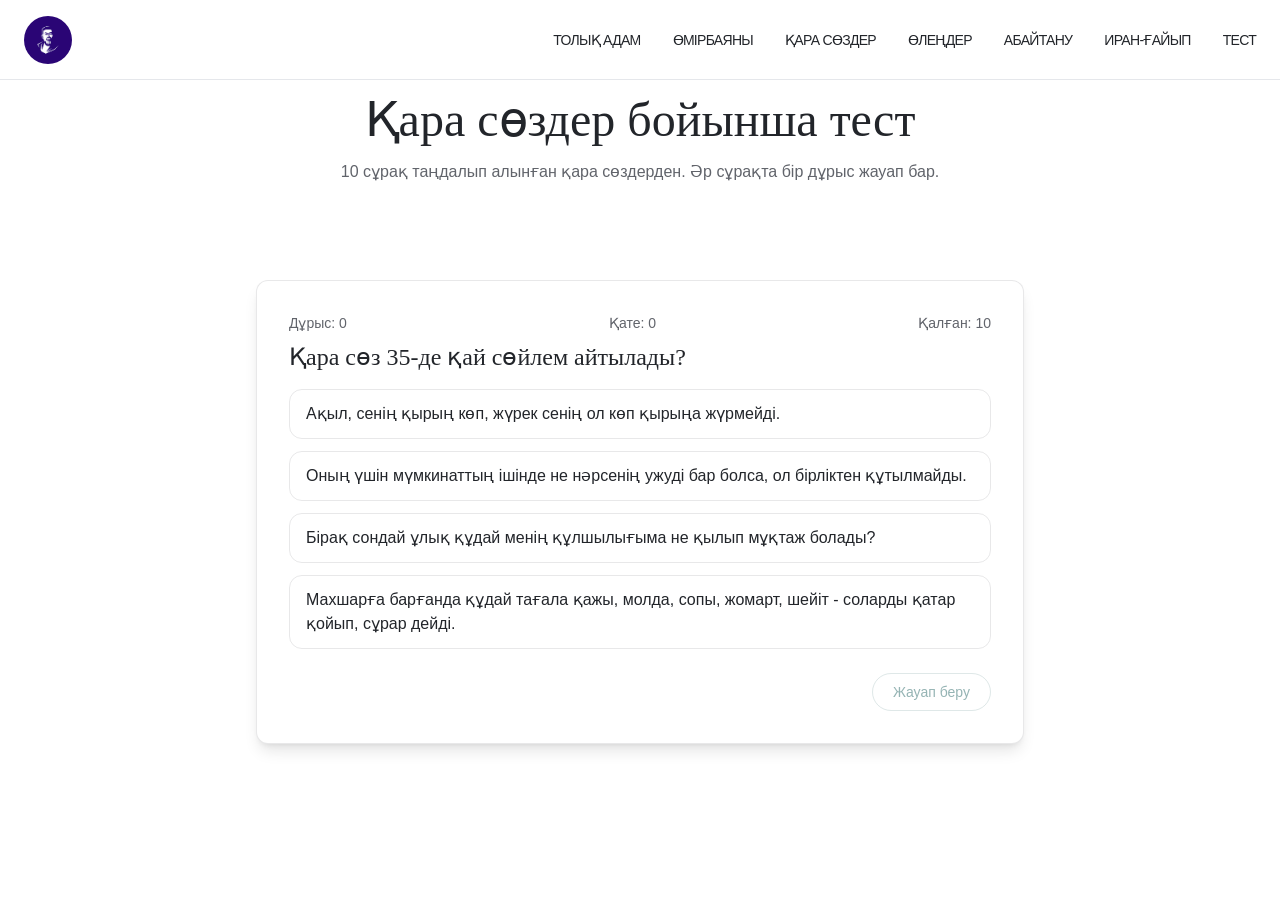
<file: tests.htm>
<!DOCTYPE html>
<!-- saved from url=(0027)http://127.0.0.1:8000/tests -->
<html lang="en" data-dme-installation-id="xwaxjjxckj" data-dme="on" data-dme-dark-mode="off">
    <head>
        <meta http-equiv="Content-Type" content="text/html; charset=UTF-8">
        <style>
            body {
                transition: opacity ease-in 0.2s;
            }

            body[unresolved] {
                opacity: 0;
                display: block;
                overflow: hidden;
                position: relative;
            }
        </style>
        <meta name="viewport" content="width=device-width, initial-scale=1.0, maximum-scale=1">
        <meta property="og:title" content="Abai Qunanbaiuly - The Great Kazakh Poet">
        <meta property="og:description" content="Explore the life, philosophy, and poetry of Abai Qunanbaiuly, a cultural reformer and the father of Kazakh literature.">
        <meta property="og:type" content="website">
        <meta name="twitter:card" content="summary_large_image">
        <meta name="twitter:title" content="Abai Qunanbaiuly - The Great Kazakh Poet">
        <meta name="twitter:description" content="Explore the life, philosophy, and poetry of Abai Qunanbaiuly, a cultural reformer and the father of Kazakh literature.">
        <link rel="icon" type="image/png" href="http://127.0.0.1:8000/static/abai-muse/favicon.png">
        <link rel="preconnect" href="https://fonts.googleapis.com/">
        <link rel="preconnect" href="https://fonts.gstatic.com/" crossorigin="">
        <link href="./tests_files/css2" rel="stylesheet">
        <script>
            (function() {
                var target = '/tests';
                if (location.pathname !== target) {
                    history.replaceState(null, '', target + location.search + location.hash);
                }
            }
            )();
        </script>
        <script type="module" src="./tests_files/index-Dv4_u_pz.js"></script>
        <link rel="stylesheet" href="./tests_files/index-BlFxgXNz.css">
    </head>
    <body style="overflow: unset;">
        <div id="root">
            <div role="region" aria-label="Notifications (F8)" tabindex="-1" style="pointer-events: none;">
                <ol tabindex="-1" class="fixed top-0 z-[100] flex max-h-screen w-full flex-col-reverse p-4 sm:bottom-0 sm:right-0 sm:top-auto sm:flex-col md:max-w-[420px]"></ol>
            </div>
            <div class="min-h-screen bg-white font-sans selection:bg-primary/20">
                <nav class="fixed top-0 w-full z-[9999] bg-white border-b border-gray-200 h-20">
                    <div class="container mx-auto px-6 h-full flex items-center justify-between">
                        <a href="/">
                            <a class="z-[10001]">
                                <img alt="Logo" class="h-12 w-12 rounded-full object-cover" src="[data-uri]">
                            </a>
                        </a>
                        <div class="hidden md:flex items-center gap-8">
                            <a href="/#biography" class="text-sm font-medium hover:text-primary uppercase tracking-tighter">Өмірбаяны</a>
                            <a href="/book-of-words/" class="text-sm font-medium hover:text-primary uppercase tracking-tighter">Қара сөздер</a>
                            <a href="/#abai_tanu" class="text-sm font-medium hover:text-primary uppercase tracking-tighter">Абай Тану</a>
                            <a href="/iran-gaiyp/" class="text-sm font-medium hover:text-primary uppercase tracking-tighter">Иран-Ғайып</a>
                            <a href="/tolyq_adam/" class="text-sm font-medium hover:text-primary uppercase tracking-tighter">Толық Адам</a>
                            <a href="/tests/" class="text-sm font-medium hover:text-primary uppercase tracking-tighter">Тест</a>
                            <a href="/#poetry" class="text-sm font-medium hover:text-primary uppercase tracking-tighter">Өлеңдер</a>
                            <a href="/#legacy" class="text-sm font-medium hover:text-primary uppercase tracking-tighter">Мұрасы</a>
                        </div>
                        <button class="md:hidden p-2 text-black z-[10001] relative">
                            <svg xmlns="http://www.w3.org/2000/svg" width="32" height="32" viewBox="0 0 24 24" fill="none" stroke="currentColor" stroke-width="2" stroke-linecap="round" stroke-linejoin="round" class="lucide lucide-menu" aria-hidden="true">
                                <path d="M4 5h16"></path>
                                <path d="M4 12h16"></path>
                                <path d="M4 19h16"></path>
                            </svg>
                        </button>
                    </div>
                    <div class="fixed inset-0 bg-black/80 backdrop-blur-sm transition-opacity duration-300 md:hidden opacity-0 invisible z-[9999]"></div>
                    <div class="fixed top-0 right-0 h-screen w-[75%] sm:w-[50%] transform transition-transform duration-500 ease-in-out md:hidden z-[10000] translate-x-full" style="background-color: rgb(255, 255, 255);">
                        <div class="flex flex-col h-full items-center justify-center space-y-8 px-6">
                            <a href="/#biography" class="text-lg font-bold text-black uppercase text-center transition-all transform translate-x-10 opacity-0" style="transition-delay: 0ms; display: block;">Өмірбаяны</a>
                            <a href="/book-of-words/" class="text-lg font-bold text-black uppercase text-center transition-all transform translate-x-10 opacity-0" style="transition-delay: 0ms; display: block;">Қара сөздер</a>
                            <a href="/#abai_tanu" class="text-lg font-bold text-black uppercase text-center transition-all transform translate-x-10 opacity-0" style="transition-delay: 0ms; display: block;">Абай Тану</a>
                            <a href="/iran-gaiyp/" class="text-lg font-bold text-black uppercase text-center transition-all transform translate-x-10 opacity-0" style="transition-delay: 0ms; display: block;">Иран-Ғайып</a>
                            <a href="/tolyq_adam/" class="text-lg font-bold text-black uppercase text-center transition-all transform translate-x-10 opacity-0" style="transition-delay: 0ms; display: block;">Толық Адам</a>
                            <a href="/tests/" class="text-lg font-bold text-black uppercase text-center transition-all transform translate-x-10 opacity-0" style="transition-delay: 0ms; display: block;">Тест</a>
                            <a href="/#poetry" class="text-lg font-bold text-black uppercase text-center transition-all transform translate-x-10 opacity-0" style="transition-delay: 0ms; display: block;">Өлеңдер</a>
                            <a href="/#legacy" class="text-lg font-bold text-black uppercase text-center transition-all transform translate-x-10 opacity-0" style="transition-delay: 0ms; display: block;">Мұрасы</a>
                        </div>
                    </div>
                </nav>
                <section class="relative py-24 overflow-hidden section-reveal">
                    <div class="absolute inset-0 opacity-[0.06] pointer-events-none pattern-drift" style="background-image: url(&quot;/static/abai-muse/assets/kazakh-pattern-Ba0p9xHQ.png&quot;); background-size: 420px;"></div>
                    <div class="container mx-auto px-6 relative z-10">
                        <div class="max-w-3xl mx-auto text-center space-y-4">
                            <h1 class="text-4xl md:text-5xl font-serif text-foreground">Қара сөздер бойынша тест</h1>
                            <p class="text-muted-foreground">10 сұрақ таңдалып алынған қара сөздерден. Әр сұрақта бір дұрыс жауап бар.</p>
                        </div>
                    </div>
                </section>
                <section class="pb-24">
                    <div class="container mx-auto px-6">
                        <div class="max-w-3xl mx-auto">
                            <div class="rounded-xl border bg-card text-card-foreground border-foreground/10 shadow-lg">
                                <div class="p-8 space-y-6">
                                    <div class="flex justify-between text-sm text-muted-foreground mb-2">
                                        <span>Дұрыс: 0</span>
                                        <span>Қате: 0</span>
                                        <span>Қалған: 10</span>
                                    </div>
                                    <h2 class="text-xl md:text-2xl font-serif text-foreground mb-4">Қара сөз 23-де қай сөйлем айтылады?</h2>
                                    <div class="grid gap-3">
                                        <button type="button" class="text-left rounded-lg border px-4 py-3 transition
                              border-foreground/10 hover:border-secondary/40
                            ">Оның қуанышы - елде бір жаманды тауып, я бір адамның бұл өзі қылмаған жаманшылығы шықса, қуанады.</button>
                                        <button type="button" class="text-left rounded-lg border px-4 py-3 transition
                              border-foreground/10 hover:border-secondary/40
                            ">Егерде екі нәрсе кез болса, бірі ахиретке керекті, бірі осы дүниеде керекті, бірін алса, бірі тимейтұғын болса, сонда біреу ахиретке керектіні алмай, екінші бір кез келгенде алармын деп, жоқ, егер кез болмайтұғын болса, кең құдай өзі кеңшілікпенен кешіреді дағы, мына кезі келіп тұрғанда мұны жіберіп болмас деп, дүниеге керектіні алса, енді ол кісі жанын берсе ахиретті дүниеге сатқаным жоқ деп, нануға бола ма?</button>
                                        <button type="button" class="text-left rounded-lg border px-4 py-3 transition
                              border-foreground/10 hover:border-secondary/40
                            ">Біз алла тағала «бір» дейміз, «бар» дейміз, ол «бір» демеклік те - ақылымызға ұғымның бір тиянағы үшін айтылған сөз.</button>
                                        <button type="button" class="text-left rounded-lg border px-4 py-3 transition
                              border-foreground/10 hover:border-secondary/40
                            ">Бір-екі қара тапса, малға бөге қалған кісімсіп, «маған мал жоқ па?» дегендей қылып, еріншектік, салдау-салғырттыққа, кербездікке салынады.</button>
                                    </div>
                                    <div class="flex justify-end mt-4">
                                        <button type="button" disabled="" class="inline-flex items-center justify-center rounded-full border border-primary/30 px-5 py-2 text-sm text-primary hover:text-secondary hover:border-secondary/60 transition disabled:opacity-50 disabled:cursor-not-allowed">Жауап беру</button>
                                    </div>
                                </div>
                            </div>
                        </div>
                    </div>
                </section>
            </div>
        </div>
        <veepn-lock-screen>
            <template shadowrootmode="open">
                <style>
                    html {
                        box-sizing: border-box;
                        text-size-adjust: 100%;
                        word-break: normal;
                        tab-size: 4
                    }

                    *,:before,:after {
                        background-repeat: no-repeat;
                        box-sizing: border-box
                    }

                    :before,:after {
                        text-decoration: inherit;
                        vertical-align: inherit
                    }

                    * {
                        padding: 0;
                        margin: 0
                    }

                    hr {
                        overflow: visible;
                        height: 0;
                        color: inherit;
                        border: 0;
                        border-top: 1px solid
                    }

                    details,main {
                        display: block
                    }

                    summary {
                        display: list-item
                    }

                    small {
                        font-size: 80%
                    }

                    [hidden] {
                        display: none!important
                    }

                    abbr[title] {
                        border-bottom: none;
                        text-decoration: underline;
                        text-decoration: underline dotted
                    }

                    a {
                        background-color: transparent
                    }

                    a:active,a:hover {
                        outline-width: 0
                    }

                    code,kbd,pre,samp {
                        font-family: monospace
                    }

                    pre {
                        font-size: 1em
                    }

                    b,strong {
                        font-weight: bolder
                    }

                    sub,sup {
                        font-size: 75%;
                        line-height: 0;
                        position: relative;
                        vertical-align: baseline
                    }

                    sub {
                        bottom: -.25em
                    }

                    sup {
                        top: -.5em
                    }

                    table {
                        border-color: inherit;
                        text-indent: 0
                    }

                    iframe {
                        border-style: none
                    }

                    input {
                        border-radius: 0
                    }

                    [type=number]::-webkit-inner-spin-button,[type=number]::-webkit-outer-spin-button {
                        height: auto
                    }

                    [type=search] {
                        appearance: textfield;
                        outline-offset: -2px
                    }

                    [type=search]::-webkit-search-decoration {
                        appearance: none
                    }

                    textarea {
                        overflow: auto;
                        resize: vertical
                    }

                    button,input,optgroup,select,textarea {
                        font: inherit;
                        color: inherit
                    }

                    optgroup {
                        font-weight: 700
                    }

                    button {
                        overflow: visible
                    }

                    button,select {
                        text-transform: none
                    }

                    button,[type=button],[type=reset],[type=submit],[role=button] {
                        cursor: pointer
                    }

                    button::-moz-focus-inner,[type=button]::-moz-focus-inner,[type=reset]::-moz-focus-inner,[type=submit]::-moz-focus-inner {
                        border-style: none;
                        padding: 0
                    }

                    button,html [type=button],[type=reset],[type=submit] {
                        appearance: auto
                    }

                    button,input,select,textarea {
                        background-color: transparent;
                        border-style: none
                    }

                    button:-moz-focusring,[type=button]::-moz-focus-inner,[type=reset]::-moz-focus-inner,[type=submit]::-moz-focus-inner {
                        outline: 1px dotted ButtonText
                    }

                    select {
                        appearance: none
                    }

                    a:focus,button:focus,input:focus,select:focus,textarea:focus {
                        outline-width: 0
                    }

                    select::-ms-expand {
                        display: none
                    }

                    select::-ms-value {
                        color: currentcolor
                    }

                    legend {
                        border: 0;
                        color: inherit;
                        display: table;
                        white-space: normal;
                        max-width: 100%
                    }

                    ::-webkit-file-upload-button {
                        appearance: auto;
                        color: inherit;
                        font: inherit
                    }

                    [disabled] {
                        cursor: default
                    }

                    img {
                        border-style: none
                    }

                    progress {
                        vertical-align: baseline
                    }

                    [aria-busy=true] {
                        cursor: progress
                    }

                    [aria-controls] {
                        cursor: pointer
                    }

                    [aria-disabled=true] {
                        cursor: default
                    }

                    ul,ol {
                        list-style-type: none
                    }

                    figure {
                        margin: 0
                    }

                    @keyframes slide-in {
                        0% {
                            opacity: 0;
                            transform: translateY(16px)
                        }

                        to {
                            opacity: 1;
                            transform: translateY(0)
                        }
                    }

                    .gradient-blue {
                        background: radial-gradient(106.41% 128.47% at 50.15% 128.47%,#23abff,#3066ff)
                    }

                    .gradient-green {
                        background: radial-gradient(92.26% 118.88% at 50.15% .13%,#00c3c3,#00aab3)
                    }

                    .gradient-purple {
                        background: radial-gradient(165.12% 115.56% at 50.15% .13%,#a15aff,#00a0eb)
                    }

                    .bg-blue {
                        background-color: #f2f5ff
                    }

                    .bg-purple {
                        background-color: #f7f0ff
                    }

                    .bg-green {
                        background-color: #ebffed
                    }

                    .lock-screen {
                        font-family: FigtreeVF,sans-serif;
                        letter-spacing: normal;
                        position: fixed;
                        z-index: 2147483638;
                        right: 24px;
                        bottom: 24px;
                        width: 327px;
                        border-radius: 24px;
                        overflow: hidden;
                        box-shadow: 0 24px 32px #00000014;
                        animation: slide-in .3s ease-in-out forwards
                    }

                    .lock-screen__content {
                        position: relative;
                        padding: 24px 24px 64px
                    }

                    .lock-screen__close {
                        position: absolute;
                        top: 16px;
                        right: 16px;
                        width: 24px;
                        height: 24px;
                        display: flex;
                        align-items: center;
                        justify-content: center;
                        opacity: .5
                    }

                    .lock-screen__label {
                        height: 26px;
                        width: fit-content;
                        border-radius: 50px;
                        background-color: #fff3;
                        padding-inline:16px;display: flex;
                        align-items: center;
                        justify-content: center;
                        gap: 8px;
                        color: #fff;
                        font-size: 12px;
                        line-height: 18px;
                        margin: -8px auto 16px
                    }

                    .lock-screen__title {
                        color: #fff;
                        text-align: center;
                        font-size: 20px;
                        line-height: 28px;
                        font-weight: 600;
                        margin-bottom: 8px
                    }

                    .lock-screen__description {
                        color: #f5f6f7;
                        text-align: center;
                        font-size: 14px;
                        line-height: 20px
                    }

                    .lock-screen__description b {
                        font-weight: 600
                    }

                    .lock-screen__card {
                        position: relative;
                        z-index: 1;
                        margin-top: -44px;
                        background-color: #fff;
                        border-radius: 24px;
                        padding: 32px 20px 20px
                    }

                    .lock-screen__inner {
                        margin-bottom: 24px
                    }

                    .lock-screen__submit {
                        display: flex;
                        align-items: center;
                        justify-content: center;
                        gap: 10px;
                        font-weight: 700;
                        font-size: 16px;
                        height: 40px;
                        width: 100%;
                        border-radius: 12px;
                        padding-inline:16px;background-color: #f70;
                        color: #fff;
                        margin-bottom: 16px
                    }

                    .lock-screen__skip {
                        display: flex;
                        align-items: center;
                        justify-content: center;
                        font-size: 14px;
                        line-height: 20px;
                        color: #82829c;
                        margin-inline:auto}

                    .price-card {
                        border: 1px solid #f2f2fc;
                        background: linear-gradient(254.14deg,#fafbff .04%,#f5f8ff 100.04%);
                        border-radius: 24px;
                        padding: 24px 28px
                    }

                    .price-card__label {
                        color: #4a5764;
                        text-align: center;
                        font-size: 14px;
                        line-height: 20px;
                        text-transform: uppercase;
                        margin-bottom: 16px
                    }

                    .price-card__price {
                        display: flex;
                        justify-content: center;
                        align-items: flex-start;
                        column-gap: 2px;
                        margin-bottom: 12px
                    }

                    .price-card__currency {
                        color: #515478;
                        font-size: 18px;
                        line-height: 28px
                    }

                    .price-card__number {
                        color: #14142a;
                        text-align: center;
                        font-size: 64px;
                        line-height: 54px
                    }

                    .price-card__wrap {
                        display: flex;
                        flex-direction: column
                    }

                    .price-card__decimal {
                        color: #515478;
                        font-size: 18px;
                        line-height: 28px;
                        font-weight: 600
                    }

                    .price-card__period {
                        color: #515478;
                        font-size: 14px;
                        line-height: 20px;
                        margin-top: -6px
                    }

                    .price-card__discount {
                        position: relative;
                        display: flex;
                        align-items: center;
                        justify-content: center;
                        margin-bottom: 12px
                    }

                    .price-card__discount-divider {
                        position: absolute;
                        z-index: 0;
                        top: 50%;
                        left: 0;
                        width: 100%;
                        height: 1px;
                        background-color: #dbe2f9;
                        transform: translateY(-50%)
                    }

                    .price-card__discount-icon {
                        position: absolute;
                        z-index: 1;
                        top: 50%;
                        left: 50%;
                        transform: translate(-50%,-50%)
                    }

                    .price-card__discount-text {
                        position: relative;
                        z-index: 2;
                        color: #fff;
                        font-size: 12px;
                        font-weight: 600;
                        line-height: 18px
                    }

                    .price-card__features {
                        display: flex;
                        align-items: center;
                        justify-content: center;
                        column-gap: 16px
                    }

                    .price-card__feature {
                        color: #222e3a;
                        font-size: 14px;
                        line-height: 20px;
                        display: flex;
                        align-items: center;
                        gap: 6px
                    }

                    .price-card__feature:before {
                        content: "";
                        display: block;
                        width: 4px;
                        height: 4px;
                        background-color: #20df9e;
                        border-radius: 50%;
                        flex-shrink: 0
                    }

                    .features-list {
                        display: grid;
                        grid-template-columns: repeat(3,1fr);
                        gap: 12px
                    }

                    .features-list__item {
                        display: flex;
                        flex-direction: column;
                        align-items: center;
                        gap: 6px
                    }

                    .features-list__icon {
                        width: 52px;
                        height: 52px;
                        border-radius: 12px;
                        display: flex;
                        align-items: center;
                        justify-content: center
                    }

                    .features-list__text {
                        color: #293a53;
                        text-align: center;
                        font-size: 16px;
                        line-height: 24px;
                        letter-spacing: -.1px
                    }
                </style>
            </template>
            <style>
                @font-face {
                    font-family: FigtreeVF;
                    src: url(chrome-extension://majdfhpaihoncoakbjgbdhglocklcgno/fonts/FigtreeVF.woff2) format("woff2 supports variations"),url(chrome-extension://majdfhpaihoncoakbjgbdhglocklcgno/fonts/FigtreeVF.woff2) format("woff2-variations");
                    font-weight: 100 1000;
                    font-display: swap
                }
            </style>
        </veepn-lock-screen>
    </body>
</html>
</file>
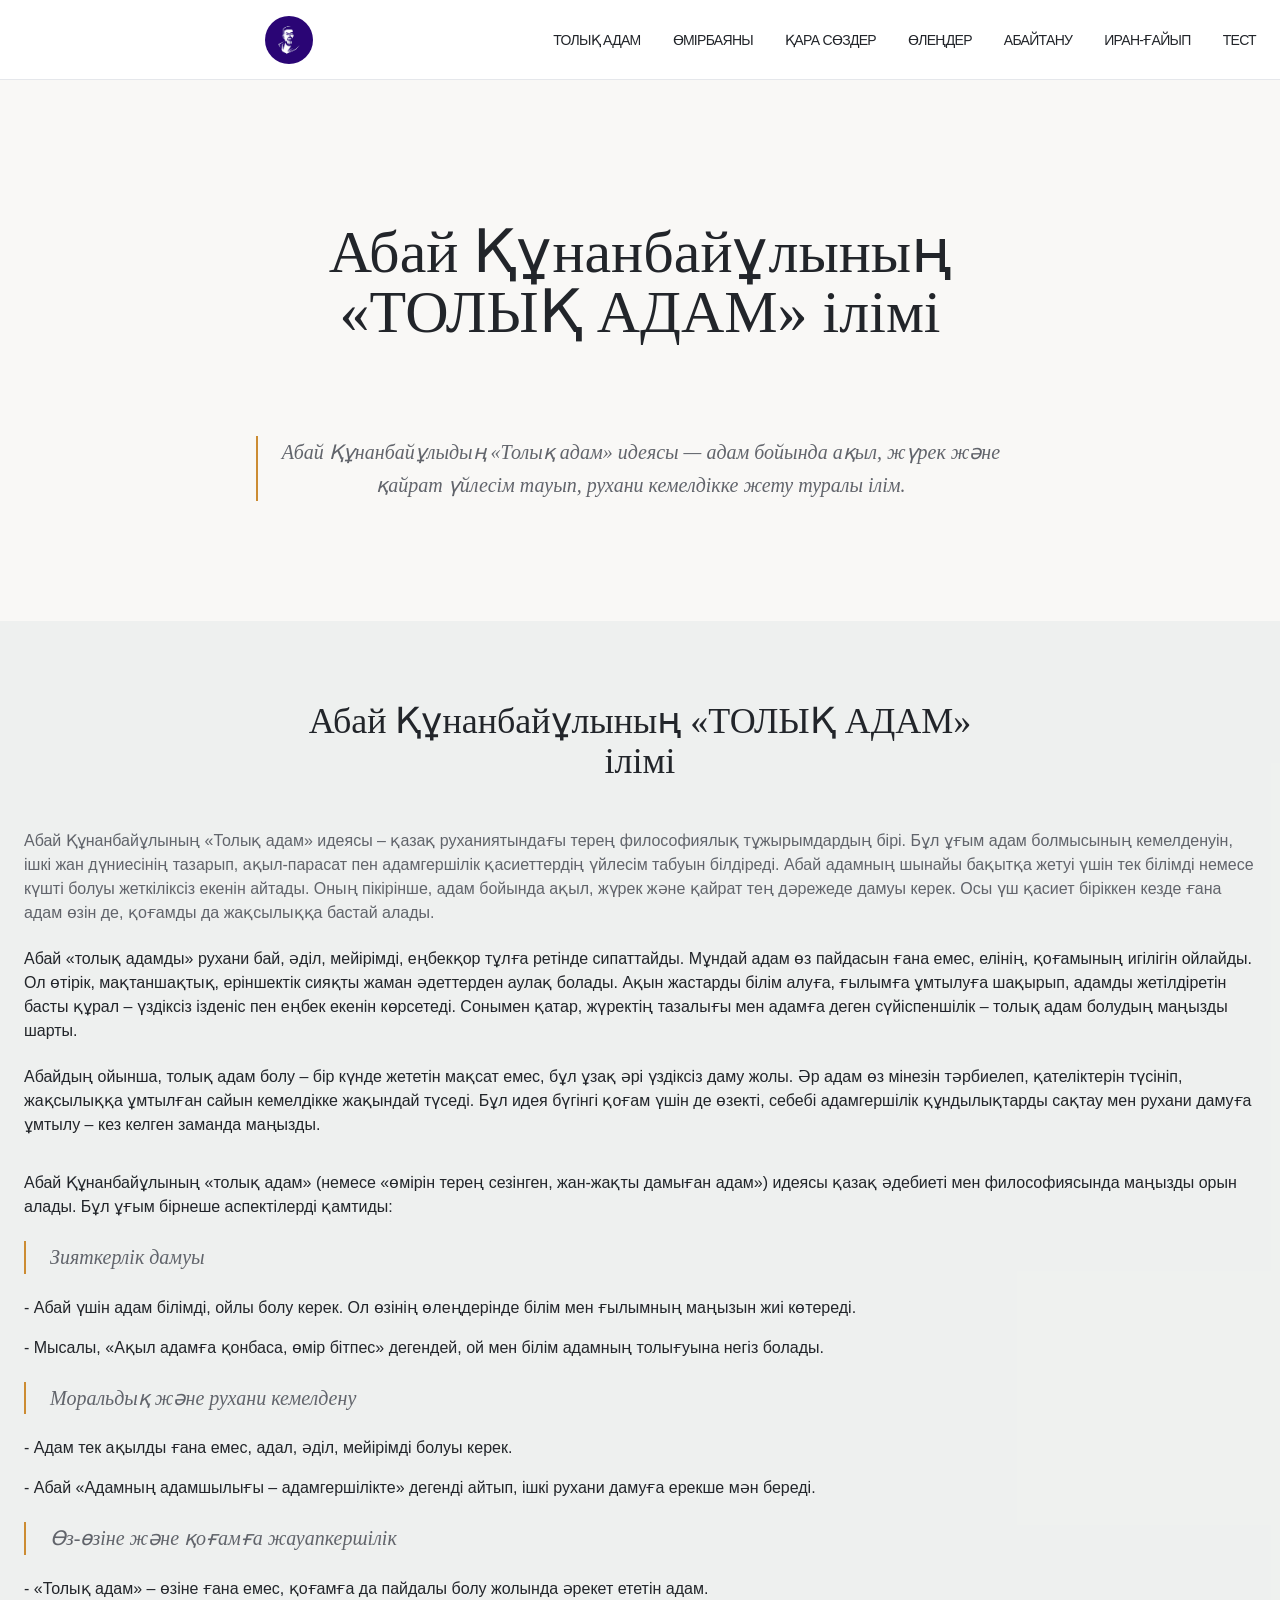
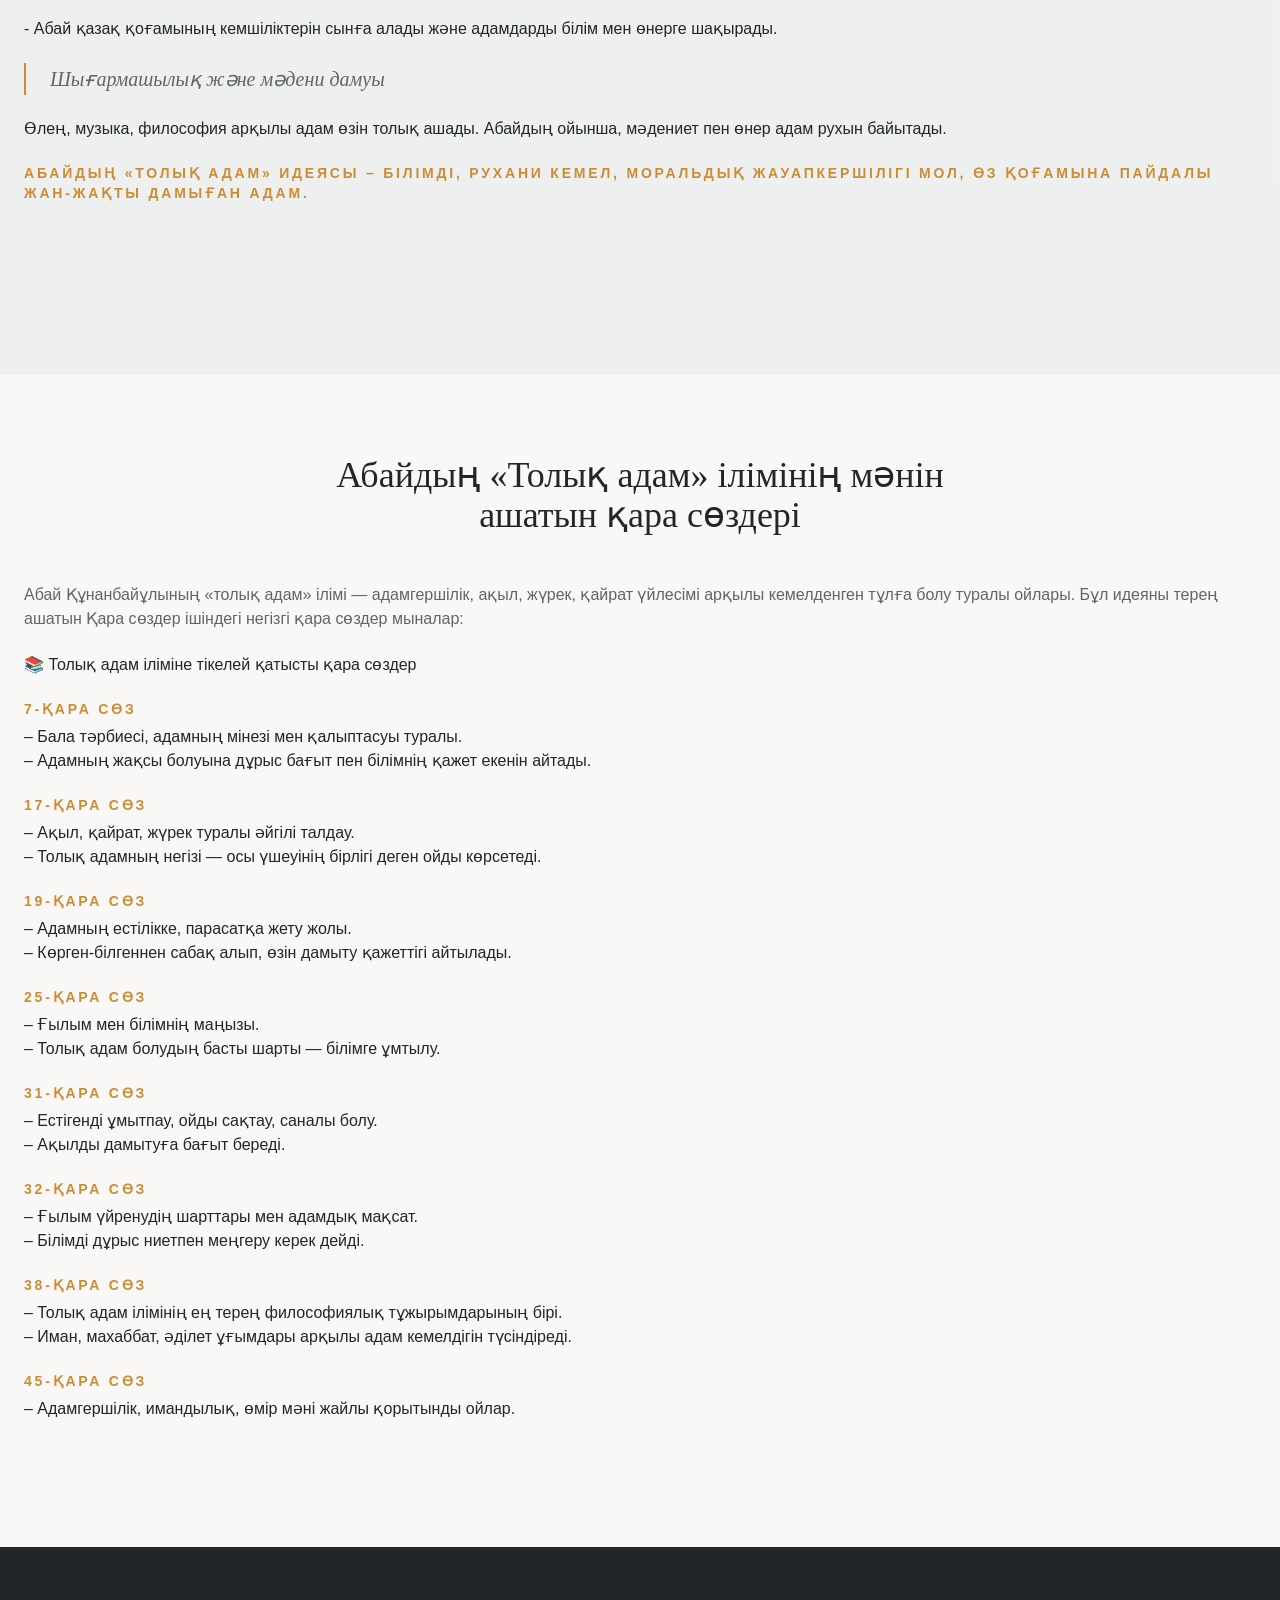
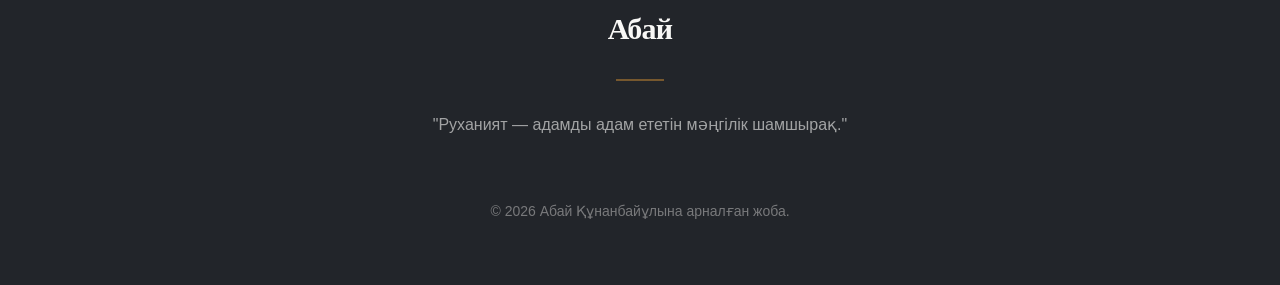
<file: tolyq_adam.htm>
<!DOCTYPE html>
<!-- saved from url=(0032)http://127.0.0.1:8000/tolyq_adam -->
<html lang="en" data-dme-installation-id="xwaxjjxckj" data-dme="on" data-dme-dark-mode="off">
    <head>
        <meta http-equiv="Content-Type" content="text/html; charset=UTF-8">
        <style>
            body {
                transition: opacity ease-in 0.2s;
            }

            body[unresolved] {
                opacity: 0;
                display: block;
                overflow: hidden;
                position: relative;
            }
        </style>
        <meta name="viewport" content="width=device-width, initial-scale=1.0, maximum-scale=1">
        <meta property="og:title" content="Abai Qunanbaiuly - The Great Kazakh Poet">
        <meta property="og:description" content="Explore the life, philosophy, and poetry of Abai Qunanbaiuly, a cultural reformer and the father of Kazakh literature.">
        <meta property="og:type" content="website">
        <meta name="twitter:card" content="summary_large_image">
        <meta name="twitter:title" content="Abai Qunanbaiuly - The Great Kazakh Poet">
        <meta name="twitter:description" content="Explore the life, philosophy, and poetry of Abai Qunanbaiuly, a cultural reformer and the father of Kazakh literature.">
        <link rel="icon" type="image/png" href="http://127.0.0.1:8000/static/abai-muse/favicon.png">
        <link rel="preconnect" href="https://fonts.googleapis.com/">
        <link rel="preconnect" href="https://fonts.gstatic.com/" crossorigin="">
        <link href="./tolyq_adam_files/css2" rel="stylesheet">
        <script>
            (function() {
                var target = '/tolyq_adam';
                if (location.pathname !== target) {
                    history.replaceState(null, '', target + location.search + location.hash);
                }
            }
            )();
        </script>
        <script type="module" src="../tolyq_adam_files/index-Dv4_u_pz.js"></script>
        <script defer src="/static/js/mobile-nav.js"></script>
        <link rel="stylesheet" href="../tolyq_adam_files/index-BlFxgXNz.css">
    </head>
    <body style="overflow: unset;">
        <div id="root">
            <div role="region" aria-label="Notifications (F8)" tabindex="-1" style="pointer-events: none;">
                <ol tabindex="-1" class="fixed top-0 z-[100] flex max-h-screen w-full flex-col-reverse p-4 sm:bottom-0 sm:right-0 sm:top-auto sm:flex-col md:max-w-[420px]"></ol>
            </div>
            <div class="min-h-screen bg-background font-sans selection:bg-primary/20">
                <nav class="fixed top-0 w-full z-[9999] bg-white border-b border-gray-200 h-20">
                    <div class="container mx-auto px-6 h-full flex items-center justify-between">
                        <a href="/">
                            <a class="z-[10001]">
                                <img alt="Logo" class="h-12 w-12 rounded-full object-cover" src="[data-uri]">
                            </a>
                        </a>
                        <div class="hidden md:flex items-center gap-8">
                            <a href="/tolyq_adam/" class="text-sm font-medium hover:text-primary uppercase tracking-tighter">Толық Адам</a>
                            <a href="/#biography" class="text-sm font-medium hover:text-primary uppercase tracking-tighter">Өмірбаяны</a>
                            <a href="/book-of-words/" class="text-sm font-medium hover:text-primary uppercase tracking-tighter">Қара сөздер</a>
                            <a href="/#poetry" class="text-sm font-medium hover:text-primary uppercase tracking-tighter">Өлеңдер</a>
                            <a href="/#abai_tanu" class="text-sm font-medium hover:text-primary uppercase tracking-tighter">Абайтану</a>
                            <a href="/iran-gaiyp/" class="text-sm font-medium hover:text-primary uppercase tracking-tighter">Иран-Ғайып</a>
                            <a href="/tests/" class="text-sm font-medium hover:text-primary uppercase tracking-tighter">Тест</a>
                            
                        </div>
                        <button class="md:hidden p-2 text-black z-[10001] relative">
                            <svg xmlns="http://www.w3.org/2000/svg" width="32" height="32" viewBox="0 0 24 24" fill="none" stroke="currentColor" stroke-width="2" stroke-linecap="round" stroke-linejoin="round" class="lucide lucide-menu" aria-hidden="true">
                                <path d="M4 5h16"></path>
                                <path d="M4 12h16"></path>
                                <path d="M4 19h16"></path>
                            </svg>
                        </button>
                    </div>
                    <div class="fixed inset-0 bg-black/80 backdrop-blur-sm transition-opacity duration-300 md:hidden opacity-0 invisible z-[9999]"></div>
                    <div class="fixed top-0 right-0 h-screen w-[75%] sm:w-[50%] transform transition-transform duration-500 ease-in-out md:hidden z-[10000] translate-x-full" style="background-color: rgb(255, 255, 255);">
                        <div class="flex flex-col h-full items-center justify-center space-y-8 px-6">
                            <a href="/tolyq_adam/" class="text-lg font-bold text-black uppercase text-center transition-all transform translate-x-10 opacity-0" style="transition-delay: 0ms; display: block;">Толық Адам</a>
                            <a href="/#biography" class="text-lg font-bold text-black uppercase text-center transition-all transform translate-x-10 opacity-0" style="transition-delay: 0ms; display: block;">Өмірбаяны</a>
                            <a href="/book-of-words/" class="text-lg font-bold text-black uppercase text-center transition-all transform translate-x-10 opacity-0" style="transition-delay: 0ms; display: block;">Қара сөздер</a>
                            <a href="/#poetry" class="text-lg font-bold text-black uppercase text-center transition-all transform translate-x-10 opacity-0" style="transition-delay: 0ms; display: block;">Өлеңдер</a>
                            <a href="/#abai_tanu" class="text-lg font-bold text-black uppercase text-center transition-all transform translate-x-10 opacity-0" style="transition-delay: 0ms; display: block;">Абайтану</a>
                            <a href="/iran-gaiyp/" class="text-lg font-bold text-black uppercase text-center transition-all transform translate-x-10 opacity-0" style="transition-delay: 0ms; display: block;">Иран-Ғайып</a>
                            <a href="/tests/" class="text-lg font-bold text-black uppercase text-center transition-all transform translate-x-10 opacity-0" style="transition-delay: 0ms; display: block;">Тест</a>
                        </div>
                    </div>
                </nav>
                <section class="relative py-24 overflow-hidden section-reveal">
                    <div class="absolute inset-0 opacity-[0.06] pointer-events-none pattern-drift" style="background-image: url(&quot;/static/abai-muse/assets/kazakh-pattern-Ba0p9xHQ.png&quot;); background-size: 420px;"></div>
                    <div class="container mx-auto px-6 relative z-10">
                        <div class="max-w-3xl mx-auto text-center space-y-6">
                            <div class="pt-4 flex flex-wrap items-center gap-4 mb-27.5"></div>
                            <h1 class="text-4xl md:text-6xl font-serif text-foreground">Абай Құнанбайұлының «ТОЛЫҚ АДАМ» ілімі</h1>
                            <p class="text-secondary uppercase tracking-[0.2em] text-xs font-semibold"></p>
                            <p class="text-muted-foreground leading-relaxed text-lg">
                            <div class="pt-4 flex flex-wrap items-center gap-4 mb-13.5"></div>
                            <p class="text-xl text-muted-foreground leading-relaxed font-serif italic border-l-2 border-secondary">Абай Құнанбайұлыдың «Толық адам» идеясы — адам бойында ақыл, жүрек және қайрат үйлесім тауып, рухани кемелдікке жету туралы ілім.</p>
</p></div></div></section>
<section id="iran-biography" class="py-20 bg-primary/5">
    <div class="container mx-auto px-6">
        <div class="max-w-2xl mx-auto text-center space-y-4 mb-12">
            <h2 class="text-3xl md:text-4xl font-serif text-foreground">Абай Құнанбайұлының «ТОЛЫҚ АДАМ» ілімі</h2>
        </div>
        <p class="text-muted-foreground">Абай Құнанбайұлының «Толық адам» идеясы – қазақ руханиятындағы терең философиялық тұжырымдардың бірі. Бұл ұғым адам болмысының кемелденуін, ішкі жан дүниесінің тазарып, ақыл-парасат пен адамгершілік қасиеттердің үйлесім табуын білдіреді. Абай адамның шынайы бақытқа жетуі үшін тек білімді немесе күшті болуы жеткіліксіз екенін айтады. Оның пікірінше, адам бойында ақыл, жүрек және қайрат тең дәрежеде дамуы керек. Осы үш қасиет біріккен кезде ғана адам өзін де, қоғамды да жақсылыққа бастай алады.
        <div class="pt-4 flex flex-wrap items-center gap-4 mb-1.5"></div>
        Абай «толық адамды» рухани бай, әділ, мейірімді, еңбекқор тұлға ретінде сипаттайды. Мұндай адам өз пайдасын ғана емес, елінің, қоғамының игілігін ойлайды. Ол өтірік, мақтаншақтық, еріншектік сияқты жаман әдеттерден аулақ болады. Ақын жастарды білім алуға, ғылымға ұмтылуға шақырып, адамды жетілдіретін басты құрал – үздіксіз ізденіс пен еңбек екенін көрсетеді. Сонымен қатар, жүректің тазалығы мен адамға деген сүйіспеншілік – толық адам болудың маңызды шарты.
        <div class="pt-4 flex flex-wrap items-center gap-4 mb-1.5"></div>
        Абайдың ойынша, толық адам болу – бір күнде жететін мақсат емес, бұл ұзақ әрі үздіксіз даму жолы. Әр адам өз мінезін тәрбиелеп, қателіктерін түсініп, жақсылыққа ұмтылған сайын кемелдікке жақындай түседі. Бұл идея бүгінгі қоғам үшін де өзекті, себебі адамгершілік құндылықтарды сақтау мен рухани дамуға ұмтылу – кез келген заманда маңызды.
        <div class="pt-4 flex flex-wrap items-center gap-4 mb-4.5"></div>
        Абай Құнанбайұлының «толық адам» (немесе «өмірін терең сезінген, жан-жақты дамыған адам») идеясы қазақ әдебиеті мен философиясында маңызды орын алады. Бұл ұғым бірнеше аспектілерді қамтиды:
        <div class="pt-4 flex flex-wrap items-center gap-4 mb-1.5"></div>
        <p class="text-xl text-muted-foreground leading-relaxed max-w-lg font-serif italic border-l-2 border-secondary pl-6">Зияткерлік дамуы</p>
        <div class="pt-4 flex flex-wrap items-center gap-4 mb-1.5"></div>
        -  Абай үшін адам білімді, ойлы болу керек. Ол өзінің өлеңдерінде білім мен ғылымның маңызын жиі көтереді.<div class="pt-4 flex flex-wrap items-center gap-4 mb-0.3"></div>
        -  Мысалы, «Ақыл адамға қонбаса, өмір бітпес» дегендей, ой мен білім адамның толығуына негіз болады.<div class="pt-4 flex flex-wrap items-center gap-4 mb-1.5"></div>
        <p class="text-xl text-muted-foreground leading-relaxed max-w-lg font-serif italic border-l-2 border-secondary pl-6">Моральдық және рухани кемелдену</p>
        <div class="pt-4 flex flex-wrap items-center gap-4 mb-1.5"></div>
        -  Адам тек ақылды ғана емес, адал, әділ, мейірімді болуы керек.<div class="pt-4 flex flex-wrap items-center gap-4 mb-0.3"></div>
        -  Абай «Адамның адамшылығы – адамгершілікте» дегенді айтып, ішкі рухани дамуға ерекше мән береді.<div class="pt-4 flex flex-wrap items-center gap-4 mb-1.5"></div>
        <p class="text-xl text-muted-foreground leading-relaxed max-w-lg font-serif italic border-l-2 border-secondary pl-6">Өз-өзіне және қоғамға жауапкершілік</p>
        <div class="pt-4 flex flex-wrap items-center gap-4 mb-1.5"></div>
        -  «Толық адам» – өзіне ғана емес, қоғамға да пайдалы болу жолында әрекет ететін адам.<div class="pt-4 flex flex-wrap items-center gap-4 mb-0.3"></div>
        -  Абай қазақ қоғамының кемшіліктерін сынға алады және адамдарды білім мен өнерге шақырады.<div class="pt-4 flex flex-wrap items-center gap-4 mb-1.5"></div>
        <p class="text-xl text-muted-foreground leading-relaxed max-w-lg font-serif italic border-l-2 border-secondary pl-6">Шығармашылық және мәдени дамуы</p>
        <div class="pt-4 flex flex-wrap items-center gap-4 mb-1.5"></div>
        Өлең, музыка, философия арқылы адам өзін толық ашады. Абайдың ойынша, мәдениет пен өнер адам рухын байытады.
        <h2 class="text-secondary font-sans uppercase tracking-[0.2em] text-sm font-semibold mb-1.5">
            <div class="pt-4 flex flex-wrap items-center gap-4 mb-1.5"></div>
             Абайдың «толық адам» идеясы – білімді, рухани кемел, моральдық жауапкершілігі мол, өз қоғамына пайдалы жан-жақты дамыған адам.<div class="pt-4 flex flex-wrap items-center gap-4 mb-7.5"></div>
        </h2>
            <div class="pt-4 flex flex-wrap items-center gap-4 mb-7.5"></div>
</p></div></section>
<section id="iran-biography" class="py-20 bg-background">
    <div class="container mx-auto px-6">
        <div class="max-w-2xl mx-auto text-center space-y-4 mb-12">
            <h2 class="text-3xl md:text-4xl font-serif text-foreground">Абайдың «Толық адам» ілімінің мәнін ашатын қара сөздері</h2>
        </div>
        <p class="text-muted-foreground">
            Абай Құнанбайұлының «толық адам» ілімі — адамгершілік, ақыл, жүрек, қайрат үйлесімі арқылы кемелденген тұлға болу туралы ойлары. Бұл идеяны терең ашатын Қара сөздер ішіндегі негізгі қара сөздер мыналар:
             <div class="pt-4 flex flex-wrap items-center gap-4 mb-1.5"></div>
             📚 Толық адам іліміне тікелей қатысты қара сөздер
                 <h2 class="text-secondary font-sans uppercase tracking-[0.2em] text-sm font-semibold mb-1.5">
            <div class="pt-4 flex flex-wrap items-center gap-4 mb-1.5"></div>
            7-қара сөз
            </h2>
            – Бала тәрбиесі, адамның мінезі мен қалыптасуы туралы.
            <div class="pt-1 flex flex-wrap items-center gap-4"></div>
            – Адамның жақсы болуына дұрыс бағыт пен білімнің қажет екенін айтады.
                 <h2 class="text-secondary font-sans uppercase tracking-[0.2em] text-sm font-semibold mb-1.5">
             <div class="pt-4 flex flex-wrap items-center gap-4 mb-1.5"></div>
            17-қара сөз
            </h2>
              – Ақыл, қайрат, жүрек туралы әйгілі талдау.
            <div class="pt-1 flex flex-wrap items-center gap-4"></div>
              – Толық адамның негізі — осы үшеуінің бірлігі деген ойды көрсетеді.
             <div class="pt-4 flex flex-wrap items-center gap-4 mb-1.5"></div>
                 
             <h2 class="text-secondary font-sans uppercase tracking-[0.2em] text-sm font-semibold mb-1.5">
           19-қара сөз
            </h2>
              – Адамның естілікке, парасатқа жету жолы.
            <div class="pt-1 flex flex-wrap items-center gap-4"></div>
             – Көрген-білгеннен сабақ алып, өзін дамыту қажеттігі айтылады.
             <div class="pt-4 flex flex-wrap items-center gap-4 mb-1.5"></div>
             <h2 class="text-secondary font-sans uppercase tracking-[0.2em] text-sm font-semibold mb-1.5">
       25-қара сөз
            </h2>
             – Ғылым мен білімнің маңызы.
            <div class="pt-1 flex flex-wrap items-center gap-4"></div>
           – Толық адам болудың басты шарты — білімге ұмтылу.
             <div class="pt-4 flex flex-wrap items-center gap-4 mb-1.5"></div>
                 <h2 class="text-secondary font-sans uppercase tracking-[0.2em] text-sm font-semibold mb-1.5">
     31-қара сөз
            </h2>
            – Естігенді ұмытпау, ойды сақтау, саналы болу.
            <div class="pt-1 flex flex-wrap items-center gap-4"></div>
       – Ақылды дамытуға бағыт береді.
             <div class="pt-4 flex flex-wrap items-center gap-4 mb-1.5"></div>
                <h2 class="text-secondary font-sans uppercase tracking-[0.2em] text-sm font-semibold mb-1.5">
    32-қара сөз
            </h2>
      – Ғылым үйренудің шарттары мен адамдық мақсат.
            <div class="pt-1 flex flex-wrap items-center gap-4"></div>
   – Білімді дұрыс ниетпен меңгеру керек дейді.
             <div class="pt-4 flex flex-wrap items-center gap-4 mb-1.5"></div>
                <h2 class="text-secondary font-sans uppercase tracking-[0.2em] text-sm font-semibold mb-1.5">
    38-қара сөз
            </h2>
 – Толық адам ілімінің ең терең философиялық тұжырымдарының бірі.
            <div class="pt-1 flex flex-wrap items-center gap-4"></div>
– Иман, махаббат, әділет ұғымдары арқылы адам кемелдігін түсіндіреді.
             <div class="pt-4 flex flex-wrap items-center gap-4 mb-1.5"></div>
             <h2 class="text-secondary font-sans uppercase tracking-[0.2em] text-sm font-semibold mb-1.5">
45-қара сөз
            </h2>
– Адамгершілік, имандылық, өмір мәні жайлы қорытынды ойлар.
             <div class="pt-4 flex flex-wrap items-center gap-4 mb-7.5"></div>
                
</p>
</div></section>
<footer class="bg-foreground text-background py-16">
    <div class="container mx-auto px-6 flex flex-col items-center text-center space-y-8">
        <div class="text-3xl font-serif font-bold tracking-tight text-background">Абай</div>
        <div class="w-12 h-0.5 bg-secondary/50"></div>
        <p class="max-w-md text-background/60 font-light">"Руханият — адамды адам ететін мәңгілік шамшырақ."</p>
        <div class="text-sm text-background/40 pt-8">© 2026 Абай Құнанбайұлына арналған жоба.</div>
    </div>
</footer>
</div></div>
<veepn-lock-screen>
    <template shadowrootmode="open">
        <style>
            html {
                box-sizing: border-box;
                text-size-adjust: 100%;
                word-break: normal;
                tab-size: 4
            }

            *,:before,:after {
                background-repeat: no-repeat;
                box-sizing: border-box
            }

            :before,:after {
                text-decoration: inherit;
                vertical-align: inherit
            }

            * {
                padding: 0;
                margin: 0
            }

            hr {
                overflow: visible;
                height: 0;
                color: inherit;
                border: 0;
                border-top: 1px solid
            }

            details,main {
                display: block
            }

            summary {
                display: list-item
            }

            small {
                font-size: 80%
            }

            [hidden] {
                display: none!important
            }

            abbr[title] {
                border-bottom: none;
                text-decoration: underline;
                text-decoration: underline dotted
            }

            a {
                background-color: transparent
            }

            a:active,a:hover {
                outline-width: 0
            }

            code,kbd,pre,samp {
                font-family: monospace
            }

            pre {
                font-size: 1em
            }

            b,strong {
                font-weight: bolder
            }

            sub,sup {
                font-size: 75%;
                line-height: 0;
                position: relative;
                vertical-align: baseline
            }

            sub {
                bottom: -.25em
            }

            sup {
                top: -.5em
            }

            table {
                border-color: inherit;
                text-indent: 0
            }

            iframe {
                border-style: none
            }

            input {
                border-radius: 0
            }

            [type=number]::-webkit-inner-spin-button,[type=number]::-webkit-outer-spin-button {
                height: auto
            }

            [type=search] {
                appearance: textfield;
                outline-offset: -2px
            }

            [type=search]::-webkit-search-decoration {
                appearance: none
            }

            textarea {
                overflow: auto;
                resize: vertical
            }

            button,input,optgroup,select,textarea {
                font: inherit;
                color: inherit
            }

            optgroup {
                font-weight: 700
            }

            button {
                overflow: visible
            }

            button,select {
                text-transform: none
            }

            button,[type=button],[type=reset],[type=submit],[role=button] {
                cursor: pointer
            }

            button::-moz-focus-inner,[type=button]::-moz-focus-inner,[type=reset]::-moz-focus-inner,[type=submit]::-moz-focus-inner {
                border-style: none;
                padding: 0
            }

            button,html [type=button],[type=reset],[type=submit] {
                appearance: auto
            }

            button,input,select,textarea {
                background-color: transparent;
                border-style: none
            }

            button:-moz-focusring,[type=button]::-moz-focus-inner,[type=reset]::-moz-focus-inner,[type=submit]::-moz-focus-inner {
                outline: 1px dotted ButtonText
            }

            select {
                appearance: none
            }

            a:focus,button:focus,input:focus,select:focus,textarea:focus {
                outline-width: 0
            }

            select::-ms-expand {
                display: none
            }

            select::-ms-value {
                color: currentcolor
            }

            legend {
                border: 0;
                color: inherit;
                display: table;
                white-space: normal;
                max-width: 100%
            }

            ::-webkit-file-upload-button {
                appearance: auto;
                color: inherit;
                font: inherit
            }

            [disabled] {
                cursor: default
            }

            img {
                border-style: none
            }

            progress {
                vertical-align: baseline
            }

            [aria-busy=true] {
                cursor: progress
            }

            [aria-controls] {
                cursor: pointer
            }

            [aria-disabled=true] {
                cursor: default
            }

            ul,ol {
                list-style-type: none
            }

            figure {
                margin: 0
            }

            @keyframes slide-in {
                0% {
                    opacity: 0;
                    transform: translateY(16px)
                }

                to {
                    opacity: 1;
                    transform: translateY(0)
                }
            }

            .gradient-blue {
                background: radial-gradient(106.41% 128.47% at 50.15% 128.47%,#23abff,#3066ff)
            }

            .gradient-green {
                background: radial-gradient(92.26% 118.88% at 50.15% .13%,#00c3c3,#00aab3)
            }

            .gradient-purple {
                background: radial-gradient(165.12% 115.56% at 50.15% .13%,#a15aff,#00a0eb)
            }

            .bg-blue {
                background-color: #f2f5ff
            }

            .bg-purple {
                background-color: #f7f0ff
            }

            .bg-green {
                background-color: #ebffed
            }

            .lock-screen {
                font-family: FigtreeVF,sans-serif;
                letter-spacing: normal;
                position: fixed;
                z-index: 2147483638;
                right: 24px;
                bottom: 24px;
                width: 327px;
                border-radius: 24px;
                overflow: hidden;
                box-shadow: 0 24px 32px #00000014;
                animation: slide-in .3s ease-in-out forwards
            }

            .lock-screen__content {
                position: relative;
                padding: 24px 24px 64px
            }

            .lock-screen__close {
                position: absolute;
                top: 16px;
                right: 16px;
                width: 24px;
                height: 24px;
                display: flex;
                align-items: center;
                justify-content: center;
                opacity: .5
            }

            .lock-screen__label {
                height: 26px;
                width: fit-content;
                border-radius: 50px;
                background-color: #fff3;
                padding-inline:16px;display: flex;
                align-items: center;
                justify-content: center;
                gap: 8px;
                color: #fff;
                font-size: 12px;
                line-height: 18px;
                margin: -8px auto 16px
            }

            .lock-screen__title {
                color: #fff;
                text-align: center;
                font-size: 20px;
                line-height: 28px;
                font-weight: 600;
                margin-bottom: 8px
            }

            .lock-screen__description {
                color: #f5f6f7;
                text-align: center;
                font-size: 14px;
                line-height: 20px
            }

            .lock-screen__description b {
                font-weight: 600
            }

            .lock-screen__card {
                position: relative;
                z-index: 1;
                margin-top: -44px;
                background-color: #fff;
                border-radius: 24px;
                padding: 32px 20px 20px
            }

            .lock-screen__inner {
                margin-bottom: 24px
            }

            .lock-screen__submit {
                display: flex;
                align-items: center;
                justify-content: center;
                gap: 10px;
                font-weight: 700;
                font-size: 16px;
                height: 40px;
                width: 100%;
                border-radius: 12px;
                padding-inline:16px;background-color: #f70;
                color: #fff;
                margin-bottom: 16px
            }

            .lock-screen__skip {
                display: flex;
                align-items: center;
                justify-content: center;
                font-size: 14px;
                line-height: 20px;
                color: #82829c;
                margin-inline:auto}

            .price-card {
                border: 1px solid #f2f2fc;
                background: linear-gradient(254.14deg,#fafbff .04%,#f5f8ff 100.04%);
                border-radius: 24px;
                padding: 24px 28px
            }

            .price-card__label {
                color: #4a5764;
                text-align: center;
                font-size: 14px;
                line-height: 20px;
                text-transform: uppercase;
                margin-bottom: 16px
            }

            .price-card__price {
                display: flex;
                justify-content: center;
                align-items: flex-start;
                column-gap: 2px;
                margin-bottom: 12px
            }

            .price-card__currency {
                color: #515478;
                font-size: 18px;
                line-height: 28px
            }

            .price-card__number {
                color: #14142a;
                text-align: center;
                font-size: 64px;
                line-height: 54px
            }

            .price-card__wrap {
                display: flex;
                flex-direction: column
            }

            .price-card__decimal {
                color: #515478;
                font-size: 18px;
                line-height: 28px;
                font-weight: 600
            }

            .price-card__period {
                color: #515478;
                font-size: 14px;
                line-height: 20px;
                margin-top: -6px
            }

            .price-card__discount {
                position: relative;
                display: flex;
                align-items: center;
                justify-content: center;
                margin-bottom: 12px
            }

            .price-card__discount-divider {
                position: absolute;
                z-index: 0;
                top: 50%;
                left: 0;
                width: 100%;
                height: 1px;
                background-color: #dbe2f9;
                transform: translateY(-50%)
            }

            .price-card__discount-icon {
                position: absolute;
                z-index: 1;
                top: 50%;
                left: 50%;
                transform: translate(-50%,-50%)
            }

            .price-card__discount-text {
                position: relative;
                z-index: 2;
                color: #fff;
                font-size: 12px;
                font-weight: 600;
                line-height: 18px
            }

            .price-card__features {
                display: flex;
                align-items: center;
                justify-content: center;
                column-gap: 16px
            }

            .price-card__feature {
                color: #222e3a;
                font-size: 14px;
                line-height: 20px;
                display: flex;
                align-items: center;
                gap: 6px
            }

            .price-card__feature:before {
                content: "";
                display: block;
                width: 4px;
                height: 4px;
                background-color: #20df9e;
                border-radius: 50%;
                flex-shrink: 0
            }

            .features-list {
                display: grid;
                grid-template-columns: repeat(3,1fr);
                gap: 12px
            }

            .features-list__item {
                display: flex;
                flex-direction: column;
                align-items: center;
                gap: 6px
            }

            .features-list__icon {
                width: 52px;
                height: 52px;
                border-radius: 12px;
                display: flex;
                align-items: center;
                justify-content: center
            }

            .features-list__text {
                color: #293a53;
                text-align: center;
                font-size: 16px;
                line-height: 24px;
                letter-spacing: -.1px
            }
        </style>
    </template>
    <style>
        @font-face {
            font-family: FigtreeVF;
            src: url(chrome-extension://majdfhpaihoncoakbjgbdhglocklcgno/fonts/FigtreeVF.woff2) format("woff2 supports variations"),url(chrome-extension://majdfhpaihoncoakbjgbdhglocklcgno/fonts/FigtreeVF.woff2) format("woff2-variations");
            font-weight: 100 1000;
            font-display: swap
        }
    </style>
</veepn-lock-screen>
</body></html>
</file>
<file: 127.0.0.1_files/index-BlFxgXNz.css>
@layer properties {
    @supports (((-webkit-hyphens: none)) and (not (margin-trim:inline))) or ((-moz-orient:inline) and (not (color:rgb(from red r g b)))) {
        *,:before,:after,::backdrop {
            --tw-translate-x:0;
            --tw-translate-y: 0;
            --tw-translate-z: 0;
            --tw-rotate-x: initial;
            --tw-rotate-y: initial;
            --tw-rotate-z: initial;
            --tw-skew-x: initial;
            --tw-skew-y: initial;
            --tw-space-y-reverse: 0;
            --tw-space-x-reverse: 0;
            --tw-border-style: solid;
            --tw-gradient-position: initial;
            --tw-gradient-from: #0000;
            --tw-gradient-via: #0000;
            --tw-gradient-to: #0000;
            --tw-gradient-stops: initial;
            --tw-gradient-via-stops: initial;
            --tw-gradient-from-position: 0%;
            --tw-gradient-via-position: 50%;
            --tw-gradient-to-position: 100%;
            --tw-leading: initial;
            --tw-font-weight: initial;
            --tw-tracking: initial;
            --tw-ordinal: initial;
            --tw-slashed-zero: initial;
            --tw-numeric-figure: initial;
            --tw-numeric-spacing: initial;
            --tw-numeric-fraction: initial;
            --tw-shadow: 0 0 #0000;
            --tw-shadow-color: initial;
            --tw-shadow-alpha: 100%;
            --tw-inset-shadow: 0 0 #0000;
            --tw-inset-shadow-color: initial;
            --tw-inset-shadow-alpha: 100%;
            --tw-ring-color: initial;
            --tw-ring-shadow: 0 0 #0000;
            --tw-inset-ring-color: initial;
            --tw-inset-ring-shadow: 0 0 #0000;
            --tw-ring-inset: initial;
            --tw-ring-offset-width: 0px;
            --tw-ring-offset-color: #fff;
            --tw-ring-offset-shadow: 0 0 #0000;
            --tw-outline-style: solid;
            --tw-backdrop-blur: initial;
            --tw-backdrop-brightness: initial;
            --tw-backdrop-contrast: initial;
            --tw-backdrop-grayscale: initial;
            --tw-backdrop-hue-rotate: initial;
            --tw-backdrop-invert: initial;
            --tw-backdrop-opacity: initial;
            --tw-backdrop-saturate: initial;
            --tw-backdrop-sepia: initial;
            --tw-duration: initial;
            --tw-ease: initial;
            --tw-content: "";
            --tw-scale-x: 1;
            --tw-scale-y: 1;
            --tw-scale-z: 1;
            --tw-animation-delay: 0s;
            --tw-animation-direction: normal;
            --tw-animation-duration: initial;
            --tw-animation-fill-mode: none;
            --tw-animation-iteration-count: 1;
            --tw-enter-blur: 0;
            --tw-enter-opacity: 1;
            --tw-enter-rotate: 0;
            --tw-enter-scale: 1;
            --tw-enter-translate-x: 0;
            --tw-enter-translate-y: 0;
            --tw-exit-blur: 0;
            --tw-exit-opacity: 1;
            --tw-exit-rotate: 0;
            --tw-exit-scale: 1;
            --tw-exit-translate-x: 0;
            --tw-exit-translate-y: 0
        }
    }
}

@layer theme {
    :root,:host {
        --font-mono: ui-monospace,SFMono-Regular,Menlo,Monaco,Consolas,"Liberation Mono","Courier New",monospace;
        --color-red-50: oklch(97.1% .013 17.38);
        --color-red-100: oklch(93.6% .032 17.717);
        --color-red-300: oklch(80.8% .114 19.571);
        --color-red-400: oklch(70.4% .191 22.216);
        --color-red-500: oklch(63.7% .237 25.331);
        --color-red-600: oklch(57.7% .245 27.325);
        --color-red-800: oklch(44.4% .177 26.899);
        --color-green-100: oklch(96.2% .044 156.743);
        --color-green-500: oklch(72.3% .219 149.579);
        --color-green-600: oklch(62.7% .194 149.214);
        --color-green-800: oklch(44.8% .119 151.328);
        --color-gray-50: oklch(98.5% .002 247.839);
        --color-gray-100: oklch(96.7% .003 264.542);
        --color-gray-200: oklch(92.8% .006 264.531);
        --color-gray-300: oklch(87.2% .01 258.338);
        --color-gray-400: oklch(70.7% .022 261.325);
        --color-gray-600: oklch(44.6% .03 256.802);
        --color-gray-700: oklch(37.3% .034 259.733);
        --color-gray-900: oklch(21% .034 264.665);
        --color-black: #000;
        --color-white: #fff;
        --spacing: .25rem;
        --container-sm: 24rem;
        --container-md: 28rem;
        --container-lg: 32rem;
        --container-2xl: 42rem;
        --container-3xl: 48rem;
        --container-4xl: 56rem;
        --container-5xl: 64rem;
        --text-xs: .75rem;
        --text-xs--line-height: calc(1/.75);
        --text-sm: .875rem;
        --text-sm--line-height: calc(1.25/.875);
        --text-base: 1rem;
        --text-base--line-height: 1.5 ;
        --text-lg: 1.125rem;
        --text-lg--line-height: calc(1.75/1.125);
        --text-xl: 1.25rem;
        --text-xl--line-height: calc(1.75/1.25);
        --text-2xl: 1.5rem;
        --text-2xl--line-height: calc(2/1.5);
        --text-3xl: 1.875rem;
        --text-3xl--line-height: 1.2 ;
        --text-4xl: 2.25rem;
        --text-4xl--line-height: calc(2.5/2.25);
        --text-5xl: 3rem;
        --text-5xl--line-height: 1;
        --text-6xl: 3.75rem;
        --text-6xl--line-height: 1;
        --text-7xl: 4.5rem;
        --text-7xl--line-height: 1;
        --text-8xl: 6rem;
        --text-8xl--line-height: 1;
        --font-weight-light: 300;
        --font-weight-normal: 400;
        --font-weight-medium: 500;
        --font-weight-semibold: 600;
        --font-weight-bold: 700;
        --tracking-tighter: -.05em;
        --tracking-tight: -.025em;
        --tracking-widest: .1em;
        --leading-snug: 1.375;
        --leading-normal: 1.5;
        --leading-relaxed: 1.625;
        --radius-xl: .75rem;
        --radius-2xl: 1rem;
        --ease-out: cubic-bezier(0,0,.2,1);
        --ease-in-out: cubic-bezier(.4,0,.2,1);
        --animate-spin: spin 1s linear infinite;
        --animate-pulse: pulse 2s cubic-bezier(.4,0,.6,1)infinite;
        --blur-sm: 8px;
        --aspect-video: 16/9;
        --default-transition-duration: .15s;
        --default-transition-timing-function: cubic-bezier(.4,0,.2,1);
        --default-font-family: "Inter",sans-serif;
        --default-mono-font-family: var(--font-mono);
        --color-border: hsl(var(--border))
    }
}

@layer base {
    *,:after,:before,::backdrop {
        box-sizing: border-box;
        border: 0 solid;
        margin: 0;
        padding: 0
    }

    ::file-selector-button {
        box-sizing: border-box;
        border: 0 solid;
        margin: 0;
        padding: 0
    }

    html,: host {
        -webkit-text-size-adjust:100%;
        tab-size: 4;
        line-height: 1.5;
        font-family: var(--default-font-family,ui-sans-serif,system-ui,sans-serif,"Apple Color Emoji","Segoe UI Emoji","Segoe UI Symbol","Noto Color Emoji");
        font-feature-settings: var(--default-font-feature-settings,normal);
        font-variation-settings: var(--default-font-variation-settings,normal);
        -webkit-tap-highlight-color: transparent
    }

    hr {
        height: 0;
        color: inherit;
        border-top-width: 1px
    }

    abbr: where([title]) {
        -webkit-text-decoration:underline dotted;
        text-decoration: underline dotted
    }

    h1,h2,h3,h4,h5,h6 {
        font-size: inherit;
        font-weight: inherit
    }

    a {
        color: inherit;
        -webkit-text-decoration: inherit;
        text-decoration: inherit
    }

    b,strong {
        font-weight: bolder
    }

    code,kbd,samp,pre {
        font-family: var(--default-mono-font-family,ui-monospace,SFMono-Regular,Menlo,Monaco,Consolas,"Liberation Mono","Courier New",monospace);
        font-feature-settings: var(--default-mono-font-feature-settings,normal);
        font-variation-settings: var(--default-mono-font-variation-settings,normal);
        font-size: 1em
    }

    small {
        font-size: 80%
    }

    sub,sup {
        vertical-align: baseline;
        font-size: 75%;
        line-height: 0;
        position: relative
    }

    sub {
        bottom: -.25em
    }

    sup {
        top: -.5em
    }

    table {
        text-indent: 0;
        border-color: inherit;
        border-collapse: collapse
    }

    :-moz-focusring {
        outline: auto
    }

    progress {
        vertical-align: baseline
    }

    summary {
        display: list-item
    }

    ol,ul,menu {
        list-style: none
    }

    img,svg,video,canvas,audio,iframe,embed,object {
        vertical-align: middle;
        display: block
    }

    img,video {
        max-width: 100%;
        height: auto
    }

    button,input,select,optgroup,textarea {
        font: inherit;
        font-feature-settings: inherit;
        font-variation-settings: inherit;
        letter-spacing: inherit;
        color: inherit;
        opacity: 1;
        background-color: #0000;
        border-radius: 0
    }

    ::file-selector-button {
        font: inherit;
        font-feature-settings: inherit;
        font-variation-settings: inherit;
        letter-spacing: inherit;
        color: inherit;
        opacity: 1;
        background-color: #0000;
        border-radius: 0
    }

    :where(select: is([multiple],[size])) optgroup {
        font-weight:bolder
    }

    :where(select: is([multiple],[size])) optgroup option {
        padding-inline-start:20px
    }

    ::file-selector-button {
        margin-inline-end:4px}

    ::placeholder {
        opacity: 1
    }

    @supports (not ((-webkit-appearance: -apple-pay-button))) or (contain-intrinsic-size:1px) {
        ::placeholder {
            color:currentColor
        }

        @supports (color: color-mix(in lab,red,red)) {
            ::placeholder {
                color:color-mix(in oklab,currentcolor 50%,transparent)
            }
        }
    }

    textarea {
        resize: vertical
    }

    ::-webkit-search-decoration {
        -webkit-appearance: none
    }

    ::-webkit-date-and-time-value {
        min-height: 1lh;
        text-align: inherit
    }

    ::-webkit-datetime-edit {
        display: inline-flex
    }

    ::-webkit-datetime-edit-fields-wrapper {
        padding: 0
    }

    ::-webkit-datetime-edit {
        padding-block:0}

    ::-webkit-datetime-edit-year-field {
        padding-block:0}

    ::-webkit-datetime-edit-month-field {
        padding-block:0}

    ::-webkit-datetime-edit-day-field {
        padding-block:0}

    ::-webkit-datetime-edit-hour-field {
        padding-block:0}

    ::-webkit-datetime-edit-minute-field {
        padding-block:0}

    ::-webkit-datetime-edit-second-field {
        padding-block:0}

    ::-webkit-datetime-edit-millisecond-field {
        padding-block:0}

    ::-webkit-datetime-edit-meridiem-field {
        padding-block:0}

    ::-webkit-calendar-picker-indicator {
        line-height: 1
    }

    :-moz-ui-invalid {
        box-shadow: none
    }

    button,input: where([type=button],[type=reset],[type=submit]) {
        appearance:button
    }

    ::file-selector-button {
        appearance: button
    }

    ::-webkit-inner-spin-button {
        height: auto
    }

    ::-webkit-outer-spin-button {
        height: auto
    }

    [hidden]: where(:not([hidden=until-found])) {
        display:none!important
    }

    * {
        border-color: hsl(var(--border))
    }

    body {
        background-color: hsl(var(--background));
        color: hsl(var(--foreground));
        -webkit-font-smoothing: antialiased;
        -moz-osx-font-smoothing: grayscale;
        font-family: Inter,sans-serif
    }

    h1,h2,h3,h4,h5,h6 {
        font-family: Playfair Display,serif
    }
}

@layer components;@layer utilities {
    .\@container\/field-group {
        container: field-group/inline-size
    }

    .pointer-events-auto {
        pointer-events: auto
    }

    .pointer-events-none {
        pointer-events: none
    }

    .invisible {
        visibility: hidden
    }

    .visible {
        visibility: visible
    }

    .sr-only {
        clip-path: inset(50%);
        white-space: nowrap;
        border-width: 0;
        width: 1px;
        height: 1px;
        margin: -1px;
        padding: 0;
        position: absolute;
        overflow: hidden
    }

    .absolute {
        position: absolute
    }

    .fixed {
        position: fixed
    }

    .relative {
        position: relative
    }

    .inset-0 {
        inset: calc(var(--spacing)*0)
    }

    .inset-x-0 {
        inset-inline: calc(var(--spacing)*0)
    }

    .inset-y-0 {
        inset-block: calc(var(--spacing)*0)
    }

    .-top-12 {
        top: calc(var(--spacing)*-12)
    }

    .top-0 {
        top: calc(var(--spacing)*0)
    }

    .top-1\.5 {
        top: calc(var(--spacing)*1.5)
    }

    .top-1\/2 {
        top: 50%
    }

    .top-2 {
        top: calc(var(--spacing)*2)
    }

    .top-3\.5 {
        top: calc(var(--spacing)*3.5)
    }

    .top-4 {
        top: calc(var(--spacing)*4)
    }

    .top-\[1px\] {
        top: 1px
    }

    .top-\[50\%\] {
        top: 50%
    }

    .top-\[60\%\] {
        top: 60%
    }

    .top-full {
        top: 100%
    }

    .-right-6 {
        right: calc(var(--spacing)*-6)
    }

    .-right-12 {
        right: calc(var(--spacing)*-12)
    }

    .right-0 {
        right: calc(var(--spacing)*0)
    }

    .right-1 {
        right: calc(var(--spacing)*1)
    }

    .right-2 {
        right: calc(var(--spacing)*2)
    }

    .right-3 {
        right: calc(var(--spacing)*3)
    }

    .right-4 {
        right: calc(var(--spacing)*4)
    }

    .right-6 {
        right: calc(var(--spacing)*6)
    }

    .-bottom-6 {
        bottom: calc(var(--spacing)*-6)
    }

    .-bottom-12 {
        bottom: calc(var(--spacing)*-12)
    }

    .bottom-0 {
        bottom: calc(var(--spacing)*0)
    }

    .-left-12 {
        left: calc(var(--spacing)*-12)
    }

    .left-0 {
        left: calc(var(--spacing)*0)
    }

    .left-1\/2 {
        left: 50%
    }

    .left-2 {
        left: calc(var(--spacing)*2)
    }

    .left-\[50\%\] {
        left: 50%
    }

    .-z-10 {
        z-index: -10
    }

    .z-0 {
        z-index: 0
    }

    .z-10 {
        z-index: 10
    }

    .z-20 {
        z-index: 20
    }

    .z-50 {
        z-index: 50
    }

    .z-\[1\] {
        z-index: 1
    }

    .z-\[100\] {
        z-index: 100
    }

    .z-\[9999\] {
        z-index: 9999
    }

    .z-\[10000\] {
        z-index: 10000
    }

    .z-\[10001\] {
        z-index: 10001
    }

    .order-1 {
        order: 1
    }

    .order-2 {
        order: 2
    }

    .order-first {
        order: -9999
    }

    .order-last {
        order: 9999
    }

    .container {
        width: 100%
    }

    @media(min-width: 40rem) {
        .container {
            max-width:40rem
        }
    }

    @media(min-width: 48rem) {
        .container {
            max-width:48rem
        }
    }

    @media(min-width: 64rem) {
        .container {
            max-width:64rem
        }
    }

    @media(min-width: 80rem) {
        .container {
            max-width:80rem
        }
    }

    @media(min-width: 96rem) {
        .container {
            max-width:96rem
        }
    }

    .\!m-0 {
        margin: calc(var(--spacing)*0)!important
    }

    .-mx-1 {
        margin-inline:calc(var(--spacing)*-1)}

    .mx-2 {
        margin-inline: calc(var(--spacing)*2)
    }

    .mx-3\.5 {
        margin-inline: calc(var(--spacing)*3.5)
    }

    .mx-4 {
        margin-inline:calc(var(--spacing)*4)}

    .mx-auto {
        margin-inline: auto
    }

    .-my-2 {
        margin-block:calc(var(--spacing)*-2)}

    .my-0 {
        margin-block: calc(var(--spacing)*0)
    }

    .my-0\.5 {
        margin-block: calc(var(--spacing)*.5)
    }

    .my-1 {
        margin-block:calc(var(--spacing)*1)}

    .-mt-4 {
        margin-top: calc(var(--spacing)*-4)
    }

    .mt-1\.5 {
        margin-top: calc(var(--spacing)*1.5)
    }

    .mt-2 {
        margin-top: calc(var(--spacing)*2)
    }

    .mt-4 {
        margin-top: calc(var(--spacing)*4)
    }

    .mt-10 {
        margin-top: calc(var(--spacing)*10)
    }

    .mt-20 {
        margin-top: calc(var(--spacing)*20)
    }

    .mt-24 {
        margin-top: calc(var(--spacing)*24)
    }

    .mt-auto {
        margin-top: auto
    }

    .mr-2 {
        margin-right: calc(var(--spacing)*2)
    }

    .mb-0\.5 {
        margin-bottom: calc(var(--spacing)*.5)
    }

    .mb-1 {
        margin-bottom: calc(var(--spacing)*1)
    }

    .mb-1\.5 {
        margin-bottom: calc(var(--spacing)*1.5)
    }

    .mb-2 {
        margin-bottom: calc(var(--spacing)*2)
    }

    .mb-3 {
        margin-bottom: calc(var(--spacing)*3)
    }

    .mb-4 {
        margin-bottom: calc(var(--spacing)*4)
    }

    .mb-4\.5 {
        margin-bottom: calc(var(--spacing)*4.5)
    }

    .mb-6 {
        margin-bottom: calc(var(--spacing)*6)
    }

    .mb-7\.5 {
        margin-bottom: calc(var(--spacing)*7.5)
    }

    .mb-12 {
        margin-bottom: calc(var(--spacing)*12)
    }

    .mb-13\.5 {
        margin-bottom: calc(var(--spacing)*13.5)
    }

    .mb-16 {
        margin-bottom: calc(var(--spacing)*16)
    }

    .mb-21\.5 {
        margin-bottom: calc(var(--spacing)*21.5)
    }

    .mb-27\.5 {
        margin-bottom: calc(var(--spacing)*27.5)
    }

    .-ml-4 {
        margin-left: calc(var(--spacing)*-4)
    }

    .ml-1 {
        margin-left: calc(var(--spacing)*1)
    }

    .ml-4 {
        margin-left: calc(var(--spacing)*4)
    }

    .ml-auto {
        margin-left: auto
    }

    .line-clamp-2 {
        -webkit-line-clamp: 2;
        -webkit-box-orient: vertical;
        display: -webkit-box;
        overflow: hidden
    }

    .block {
        display: block
    }

    .flex {
        display: flex
    }

    .grid {
        display: grid
    }

    .hidden {
        display: none
    }

    .inline-block {
        display: inline-block
    }

    .inline-flex {
        display: inline-flex
    }

    .table {
        display: table
    }

    .aspect-\[3\/4\] {
        aspect-ratio: 3/4
    }

    .aspect-square {
        aspect-ratio: 1
    }

    .aspect-video {
        aspect-ratio: var(--aspect-video)
    }

    .size-4 {
        width: calc(var(--spacing)*4);
        height: calc(var(--spacing)*4)
    }

    .size-6 {
        width: calc(var(--spacing)*6);
        height: calc(var(--spacing)*6)
    }

    .size-8 {
        width: calc(var(--spacing)*8);
        height: calc(var(--spacing)*8)
    }

    .size-10 {
        width: calc(var(--spacing)*10);
        height: calc(var(--spacing)*10)
    }

    .size-\[--cell-size\] {
        width: --cell-size;
        height: --cell-size
    }

    .h-0\.5 {
        height: calc(var(--spacing)*.5)
    }

    .h-1 {
        height: calc(var(--spacing)*1)
    }

    .h-1\.5 {
        height: calc(var(--spacing)*1.5)
    }

    .h-2 {
        height: calc(var(--spacing)*2)
    }

    .h-2\.5 {
        height: calc(var(--spacing)*2.5)
    }

    .h-3 {
        height: calc(var(--spacing)*3)
    }

    .h-3\.5 {
        height: calc(var(--spacing)*3.5)
    }

    .h-4 {
        height: calc(var(--spacing)*4)
    }

    .h-5 {
        height: calc(var(--spacing)*5)
    }

    .h-6 {
        height: calc(var(--spacing)*6)
    }

    .h-7 {
        height: calc(var(--spacing)*7)
    }

    .h-8 {
        height: calc(var(--spacing)*8)
    }

    .h-9 {
        height: calc(var(--spacing)*9)
    }

    .h-10 {
        height: calc(var(--spacing)*10)
    }

    .h-12 {
        height: calc(var(--spacing)*12)
    }

    .h-20 {
        height: calc(var(--spacing)*20)
    }

    .h-\[--cell-size\] {
        height: --cell-size
    }

    .h-\[1px\] {
        height: 1px
    }

    .h-\[var\(--radix-navigation-menu-viewport-height\)\] {
        height: var(--radix-navigation-menu-viewport-height)
    }

    .h-\[var\(--radix-select-trigger-height\)\] {
        height: var(--radix-select-trigger-height)
    }

    .h-auto {
        height: auto
    }

    .h-full {
        height: 100%
    }

    .h-px {
        height: 1px
    }

    .h-screen {
        height: 100vh
    }

    .h-svh {
        height: 100svh
    }

    .max-h-\[--radix-context-menu-content-available-height\] {
        max-height: --radix-context-menu-content-available-height
    }

    .max-h-\[--radix-select-content-available-height\] {
        max-height: --radix-select-content-available-height
    }

    .max-h-\[300px\] {
        max-height: 300px
    }

    .max-h-\[var\(--radix-dropdown-menu-content-available-height\)\] {
        max-height: var(--radix-dropdown-menu-content-available-height)
    }

    .max-h-full {
        max-height: 100%
    }

    .max-h-screen {
        max-height: 100vh
    }

    .min-h-0 {
        min-height: calc(var(--spacing)*0)
    }

    .min-h-8 {
        min-height: calc(var(--spacing)*8)
    }

    .min-h-9 {
        min-height: calc(var(--spacing)*9)
    }

    .min-h-10 {
        min-height: calc(var(--spacing)*10)
    }

    .min-h-\[60px\] {
        min-height: 60px
    }

    .min-h-screen {
        min-height: 100vh
    }

    .min-h-svh {
        min-height: 100svh
    }

    .w-0 {
        width: calc(var(--spacing)*0)
    }

    .w-1 {
        width: calc(var(--spacing)*1)
    }

    .w-2 {
        width: calc(var(--spacing)*2)
    }

    .w-2\.5 {
        width: calc(var(--spacing)*2.5)
    }

    .w-3 {
        width: calc(var(--spacing)*3)
    }

    .w-3\.5 {
        width: calc(var(--spacing)*3.5)
    }

    .w-3\/4 {
        width: 75%
    }

    .w-4 {
        width: calc(var(--spacing)*4)
    }

    .w-5 {
        width: calc(var(--spacing)*5)
    }

    .w-7 {
        width: calc(var(--spacing)*7)
    }

    .w-8 {
        width: calc(var(--spacing)*8)
    }

    .w-9 {
        width: calc(var(--spacing)*9)
    }

    .w-10 {
        width: calc(var(--spacing)*10)
    }

    .w-12 {
        width: calc(var(--spacing)*12)
    }

    .w-24 {
        width: calc(var(--spacing)*24)
    }

    .w-64 {
        width: calc(var(--spacing)*64)
    }

    .w-72 {
        width: calc(var(--spacing)*72)
    }

    .w-\[--cell-size\] {
        width: --cell-size
    }

    .w-\[1px\] {
        width: 1px
    }

    .w-\[75\%\] {
        width: 75%
    }

    .w-\[100px\] {
        width: 100px
    }

    .w-\[var\(--sidebar-width\)\] {
        width: var(--sidebar-width)
    }

    .w-auto {
        width: auto
    }

    .w-fit {
        width: fit-content
    }

    .w-full {
        width: 100%
    }

    .w-max {
        width: max-content
    }

    .w-px {
        width: 1px
    }

    .max-w-2xl {
        max-width: var(--container-2xl)
    }

    .max-w-3xl {
        max-width: var(--container-3xl)
    }

    .max-w-4xl {
        max-width: var(--container-4xl)
    }

    .max-w-5xl {
        max-width: var(--container-5xl)
    }

    .max-w-\[var\(--skeleton-width\)\] {
        max-width: var(--skeleton-width)
    }

    .max-w-lg {
        max-width: var(--container-lg)
    }

    .max-w-max {
        max-width: max-content
    }

    .max-w-md {
        max-width: var(--container-md)
    }

    .max-w-sm {
        max-width: var(--container-sm)
    }

    .min-w-0 {
        min-width: calc(var(--spacing)*0)
    }

    .min-w-5 {
        min-width: calc(var(--spacing)*5)
    }

    .min-w-8 {
        min-width: calc(var(--spacing)*8)
    }

    .min-w-9 {
        min-width: calc(var(--spacing)*9)
    }

    .min-w-10 {
        min-width: calc(var(--spacing)*10)
    }

    .min-w-\[--cell-size\] {
        min-width: --cell-size
    }

    .min-w-\[8rem\] {
        min-width: 8rem
    }

    .min-w-\[12rem\] {
        min-width: 12rem
    }

    .min-w-\[300px\] {
        min-width: 300px
    }

    .min-w-\[var\(--radix-select-trigger-width\)\] {
        min-width: var(--radix-select-trigger-width)
    }

    .flex-1 {
        flex: 1
    }

    .shrink-0 {
        flex-shrink: 0
    }

    .grow {
        flex-grow: 1
    }

    .grow-0 {
        flex-grow: 0
    }

    .basis-full {
        flex-basis: 100%
    }

    .caption-bottom {
        caption-side: bottom
    }

    .border-collapse {
        border-collapse: collapse
    }

    .origin-\[--radix-context-menu-content-transform-origin\] {
        transform-origin: --radix-context-menu-content-transform-origin
    }

    .origin-\[--radix-dropdown-menu-content-transform-origin\] {
        transform-origin: --radix-dropdown-menu-content-transform-origin
    }

    .origin-\[--radix-hover-card-content-transform-origin\] {
        transform-origin: --radix-hover-card-content-transform-origin
    }

    .origin-\[--radix-menubar-content-transform-origin\] {
        transform-origin: --radix-menubar-content-transform-origin
    }

    .origin-\[--radix-popover-content-transform-origin\] {
        transform-origin: --radix-popover-content-transform-origin
    }

    .origin-\[--radix-select-content-transform-origin\] {
        transform-origin: --radix-select-content-transform-origin
    }

    .origin-\[--radix-tooltip-content-transform-origin\] {
        transform-origin: --radix-tooltip-content-transform-origin
    }

    .-translate-x-1\/2 {
        --tw-translate-x: -50% ;
        translate: var(--tw-translate-x)var(--tw-translate-y)
    }

    .-translate-x-px {
        --tw-translate-x: -1px;
        translate: var(--tw-translate-x)var(--tw-translate-y)
    }

    .translate-x-0 {
        --tw-translate-x: calc(var(--spacing)*0);
        translate: var(--tw-translate-x)var(--tw-translate-y)
    }

    .translate-x-10 {
        --tw-translate-x: calc(var(--spacing)*10);
        translate: var(--tw-translate-x)var(--tw-translate-y)
    }

    .translate-x-\[-50\%\] {
        --tw-translate-x: -50%;
        translate: var(--tw-translate-x)var(--tw-translate-y)
    }

    .translate-x-full {
        --tw-translate-x: 100%;
        translate: var(--tw-translate-x)var(--tw-translate-y)
    }

    .translate-x-px {
        --tw-translate-x: 1px;
        translate: var(--tw-translate-x)var(--tw-translate-y)
    }

    .-translate-y-1\/2 {
        --tw-translate-y: -50% ;
        translate: var(--tw-translate-x)var(--tw-translate-y)
    }

    .translate-y-\[-50\%\] {
        --tw-translate-y: -50%;
        translate: var(--tw-translate-x)var(--tw-translate-y)
    }

    .rotate-45 {
        rotate: 45deg
    }

    .rotate-90 {
        rotate: 90deg
    }

    .transform {
        transform: var(--tw-rotate-x,)var(--tw-rotate-y,)var(--tw-rotate-z,)var(--tw-skew-x,)var(--tw-skew-y,)
    }

    .animate-caret-blink {
        animation: 1.25s ease-out infinite caret-blink
    }

    .animate-in {
        animation: enter var(--tw-animation-duration,var(--tw-duration,.15s))var(--tw-ease,ease)var(--tw-animation-delay,0s)var(--tw-animation-iteration-count,1)var(--tw-animation-direction,normal)var(--tw-animation-fill-mode,none)
    }

    .animate-pulse {
        animation: var(--animate-pulse)
    }

    .animate-spin {
        animation: var(--animate-spin)
    }

    .cursor-default {
        cursor: default
    }

    .cursor-pointer {
        cursor: pointer
    }

    .cursor-text {
        cursor: text
    }

    .touch-none {
        touch-action: none
    }

    .resize-none {
        resize: none
    }

    .list-disc {
        list-style-type: disc
    }

    .list-none {
        list-style-type: none
    }

    .appearance-none {
        appearance: none
    }

    .flex-col {
        flex-direction: column
    }

    .flex-col-reverse {
        flex-direction: column-reverse
    }

    .flex-row {
        flex-direction: row
    }

    .flex-wrap {
        flex-wrap: wrap
    }

    .place-content-center {
        place-content: center
    }

    .items-center {
        align-items: center
    }

    .items-end {
        align-items: flex-end
    }

    .items-start {
        align-items: flex-start
    }

    .items-stretch {
        align-items: stretch
    }

    .justify-between {
        justify-content: space-between
    }

    .justify-center {
        justify-content: center
    }

    .justify-end {
        justify-content: flex-end
    }

    .justify-start {
        justify-content: flex-start
    }

    .gap-1 {
        gap: calc(var(--spacing)*1)
    }

    .gap-1\.5 {
        gap: calc(var(--spacing)*1.5)
    }

    .gap-2 {
        gap: calc(var(--spacing)*2)
    }

    .gap-2\.5 {
        gap: calc(var(--spacing)*2.5)
    }

    .gap-3 {
        gap: calc(var(--spacing)*3)
    }

    .gap-4 {
        gap: calc(var(--spacing)*4)
    }

    .gap-6 {
        gap: calc(var(--spacing)*6)
    }

    .gap-7 {
        gap: calc(var(--spacing)*7)
    }

    .gap-8 {
        gap: calc(var(--spacing)*8)
    }

    .gap-12 {
        gap: calc(var(--spacing)*12)
    }

    :where(.space-y-1\.5>: not(:last-child)) {
        --tw-space-y-reverse:0;
        margin-block-start:calc(calc(var(--spacing)*1.5)*var(--tw-space-y-reverse));margin-block-end: calc(calc(var(--spacing)*1.5)*calc(1 - var(--tw-space-y-reverse)))
    }

    :where(.space-y-2>:not(:last-child)) {
        --tw-space-y-reverse: 0;
        margin-block-start:calc(calc(var(--spacing)*2)*var(--tw-space-y-reverse));margin-block-end: calc(calc(var(--spacing)*2)*calc(1 - var(--tw-space-y-reverse)))
    }

    :where(.space-y-4>:not(:last-child)) {
        --tw-space-y-reverse: 0;
        margin-block-start:calc(calc(var(--spacing)*4)*var(--tw-space-y-reverse));margin-block-end: calc(calc(var(--spacing)*4)*calc(1 - var(--tw-space-y-reverse)))
    }

    :where(.space-y-6>:not(:last-child)) {
        --tw-space-y-reverse: 0;
        margin-block-start:calc(calc(var(--spacing)*6)*var(--tw-space-y-reverse));margin-block-end: calc(calc(var(--spacing)*6)*calc(1 - var(--tw-space-y-reverse)))
    }

    :where(.space-y-8>:not(:last-child)) {
        --tw-space-y-reverse: 0;
        margin-block-start:calc(calc(var(--spacing)*8)*var(--tw-space-y-reverse));margin-block-end: calc(calc(var(--spacing)*8)*calc(1 - var(--tw-space-y-reverse)))
    }

    :where(.space-y-12>:not(:last-child)) {
        --tw-space-y-reverse: 0;
        margin-block-start:calc(calc(var(--spacing)*12)*var(--tw-space-y-reverse));margin-block-end: calc(calc(var(--spacing)*12)*calc(1 - var(--tw-space-y-reverse)))
    }

    :where(.space-x-1>:not(:last-child)) {
        --tw-space-x-reverse: 0;
        margin-inline-start:calc(calc(var(--spacing)*1)*var(--tw-space-x-reverse));margin-inline-end: calc(calc(var(--spacing)*1)*calc(1 - var(--tw-space-x-reverse)))
    }

    :where(.space-x-4>:not(:last-child)) {
        --tw-space-x-reverse: 0;
        margin-inline-start:calc(calc(var(--spacing)*4)*var(--tw-space-x-reverse));margin-inline-end: calc(calc(var(--spacing)*4)*calc(1 - var(--tw-space-x-reverse)))
    }

    .self-stretch {
        align-self: stretch
    }

    .overflow-auto {
        overflow: auto
    }

    .overflow-hidden {
        overflow: hidden
    }

    .overflow-x-hidden {
        overflow-x: hidden
    }

    .overflow-y-auto {
        overflow-y: auto
    }

    .rounded-2xl {
        border-radius: var(--radius-2xl)
    }

    .rounded-\[2px\] {
        border-radius: 2px
    }

    .rounded-\[calc\(var\(--radius\)-5px\)\] {
        border-radius: calc(var(--radius) - 5px)
    }

    .rounded-\[inherit\] {
        border-radius: inherit
    }

    .rounded-full {
        border-radius: 3.40282e38px
    }

    .rounded-lg {
        border-radius: .8rem
    }

    .rounded-md {
        border-radius: .5rem
    }

    .rounded-none {
        border-radius: 0
    }

    .rounded-sm {
        border-radius: .3rem
    }

    .rounded-xl {
        border-radius: var(--radius-xl)
    }

    .rounded-t-\[10px\] {
        border-top-left-radius: 10px;
        border-top-right-radius: 10px
    }

    .rounded-l-md {
        border-top-left-radius: .5rem;
        border-bottom-left-radius: .5rem
    }

    .rounded-tl-sm {
        border-top-left-radius: .3rem
    }

    .rounded-r-md {
        border-top-right-radius: .5rem;
        border-bottom-right-radius: .5rem
    }

    .border {
        border-style: var(--tw-border-style);
        border-width: 1px
    }

    .border-0 {
        border-style: var(--tw-border-style);
        border-width: 0
    }

    .border-2 {
        border-style: var(--tw-border-style);
        border-width: 2px
    }

    .border-\[1\.5px\] {
        border-style: var(--tw-border-style);
        border-width: 1.5px
    }

    .border-y {
        border-block-style:var(--tw-border-style);border-block-width: 1px
    }

    .border-t {
        border-top-style: var(--tw-border-style);
        border-top-width: 1px
    }

    .border-r {
        border-right-style: var(--tw-border-style);
        border-right-width: 1px
    }

    .border-b {
        border-bottom-style: var(--tw-border-style);
        border-bottom-width: 1px
    }

    .border-l {
        border-left-style: var(--tw-border-style);
        border-left-width: 1px
    }

    .border-l-2 {
        border-left-style: var(--tw-border-style);
        border-left-width: 2px
    }

    .border-dashed {
        --tw-border-style: dashed;
        border-style: dashed
    }

    .border-none {
        --tw-border-style: none;
        border-style: none
    }

    .\[border-color\: var\(--badge-outline\)\] {
        border-color:var(--badge-outline)
    }

    .\[border-color\: var\(--button-outline\)\] {
        border-color:var(--button-outline)
    }

    .border-\[--color-border\] {
        border-color: --color-border
    }

    .border-border,.border-border\/50 {
        border-color: hsl(var(--border))
    }

    @supports (color: color-mix(in lab,red,red)) {
        .border-border\/50 {
            border-color:color-mix(in oklab,hsl(var(--border))50%,transparent)
        }
    }

    .border-destructive,.border-destructive\/50 {
        border-color: hsl(var(--destructive))
    }

    @supports (color: color-mix(in lab,red,red)) {
        .border-destructive\/50 {
            border-color:color-mix(in oklab,hsl(var(--destructive))50%,transparent)
        }
    }

    .border-foreground\/10 {
        border-color: hsl(var(--foreground))
    }

    @supports (color: color-mix(in lab,red,red)) {
        .border-foreground\/10 {
            border-color:color-mix(in oklab,hsl(var(--foreground))10%,transparent)
        }
    }

    .border-foreground\/20 {
        border-color: hsl(var(--foreground))
    }

    @supports (color: color-mix(in lab,red,red)) {
        .border-foreground\/20 {
            border-color:color-mix(in oklab,hsl(var(--foreground))20%,transparent)
        }
    }

    .border-gray-50 {
        border-color: var(--color-gray-50)
    }

    .border-gray-100 {
        border-color: var(--color-gray-100)
    }

    .border-gray-200 {
        border-color: var(--color-gray-200)
    }

    .border-green-500 {
        border-color: var(--color-green-500)
    }

    .border-input {
        border-color: hsl(var(--input))
    }

    .border-primary,.border-primary\/20 {
        border-color: hsl(var(--primary))
    }

    @supports (color: color-mix(in lab,red,red)) {
        .border-primary\/20 {
            border-color:color-mix(in oklab,hsl(var(--primary))20%,transparent)
        }
    }

    .border-primary\/30 {
        border-color: hsl(var(--primary))
    }

    @supports (color: color-mix(in lab,red,red)) {
        .border-primary\/30 {
            border-color:color-mix(in oklab,hsl(var(--primary))30%,transparent)
        }
    }

    .border-primary\/50 {
        border-color: hsl(var(--primary))
    }

    @supports (color: color-mix(in lab,red,red)) {
        .border-primary\/50 {
            border-color:color-mix(in oklab,hsl(var(--primary))50%,transparent)
        }
    }

    .border-red-500 {
        border-color: var(--color-red-500)
    }

    .border-secondary,.border-secondary\/30 {
        border-color: hsl(var(--secondary))
    }

    @supports (color: color-mix(in lab,red,red)) {
        .border-secondary\/30 {
            border-color:color-mix(in oklab,hsl(var(--secondary))30%,transparent)
        }
    }

    .border-transparent {
        border-color: #0000
    }

    .border-t-transparent {
        border-top-color: #0000
    }

    .border-l-transparent {
        border-left-color: #0000
    }

    .bg-\[--color-bg\] {
        background-color: --color-bg
    }

    .bg-accent {
        background-color: hsl(var(--accent))
    }

    .bg-background,.bg-background\/50 {
        background-color: hsl(var(--background))
    }

    @supports (color: color-mix(in lab,red,red)) {
        .bg-background\/50 {
            background-color:color-mix(in oklab,hsl(var(--background))50%,transparent)
        }
    }

    .bg-black\/60 {
        background-color: #0009
    }

    @supports (color: color-mix(in lab,red,red)) {
        .bg-black\/60 {
            background-color:color-mix(in oklab,var(--color-black)60%,transparent)
        }
    }

    .bg-black\/80 {
        background-color: #000c
    }

    @supports (color: color-mix(in lab,red,red)) {
        .bg-black\/80 {
            background-color:color-mix(in oklab,var(--color-black)80%,transparent)
        }
    }

    .bg-border {
        background-color: hsl(var(--border))
    }

    .bg-card {
        background-color: hsl(var(--card))
    }

    .bg-destructive {
        background-color: hsl(var(--destructive))
    }

    .bg-foreground {
        background-color: hsl(var(--foreground))
    }

    .bg-gray-50 {
        background-color: var(--color-gray-50)
    }

    .bg-green-100 {
        background-color: var(--color-green-100)
    }

    .bg-input {
        background-color: hsl(var(--input))
    }

    .bg-muted,.bg-muted\/30 {
        background-color: hsl(var(--muted))
    }

    @supports (color: color-mix(in lab,red,red)) {
        .bg-muted\/30 {
            background-color:color-mix(in oklab,hsl(var(--muted))30%,transparent)
        }
    }

    .bg-muted\/50 {
        background-color: hsl(var(--muted))
    }

    @supports (color: color-mix(in lab,red,red)) {
        .bg-muted\/50 {
            background-color:color-mix(in oklab,hsl(var(--muted))50%,transparent)
        }
    }

    .bg-popover {
        background-color: hsl(var(--popover))
    }

    .bg-primary,.bg-primary\/5 {
        background-color: hsl(var(--primary))
    }

    @supports (color: color-mix(in lab,red,red)) {
        .bg-primary\/5 {
            background-color:color-mix(in oklab,hsl(var(--primary))5%,transparent)
        }
    }

    .bg-primary\/10 {
        background-color: hsl(var(--primary))
    }

    @supports (color: color-mix(in lab,red,red)) {
        .bg-primary\/10 {
            background-color:color-mix(in oklab,hsl(var(--primary))10%,transparent)
        }
    }

    .bg-primary\/20 {
        background-color: hsl(var(--primary))
    }

    @supports (color: color-mix(in lab,red,red)) {
        .bg-primary\/20 {
            background-color:color-mix(in oklab,hsl(var(--primary))20%,transparent)
        }
    }

    .bg-red-100 {
        background-color: var(--color-red-100)
    }

    .bg-secondary,.bg-secondary\/10 {
        background-color: hsl(var(--secondary))
    }

    @supports (color: color-mix(in lab,red,red)) {
        .bg-secondary\/10 {
            background-color:color-mix(in oklab,hsl(var(--secondary))10%,transparent)
        }
    }

    .bg-secondary\/50 {
        background-color: hsl(var(--secondary))
    }

    @supports (color: color-mix(in lab,red,red)) {
        .bg-secondary\/50 {
            background-color:color-mix(in oklab,hsl(var(--secondary))50%,transparent)
        }
    }

    .bg-transparent {
        background-color: #0000
    }

    .bg-white {
        background-color: var(--color-white)
    }

    .bg-gradient-to-t {
        --tw-gradient-position: to top in oklab;
        background-image: linear-gradient(var(--tw-gradient-stops))
    }

    .from-background\/40 {
        --tw-gradient-from: hsl(var(--background))
    }

    @supports (color: color-mix(in lab,red,red)) {
        .from-background\/40 {
            --tw-gradient-from:color-mix(in oklab,hsl(var(--background))40%,transparent)
        }
    }

    .from-background\/40 {
        --tw-gradient-stops: var(--tw-gradient-via-stops,var(--tw-gradient-position),var(--tw-gradient-from)var(--tw-gradient-from-position),var(--tw-gradient-to)var(--tw-gradient-to-position))
    }

    .to-transparent {
        --tw-gradient-to: transparent;
        --tw-gradient-stops: var(--tw-gradient-via-stops,var(--tw-gradient-position),var(--tw-gradient-from)var(--tw-gradient-from-position),var(--tw-gradient-to)var(--tw-gradient-to-position))
    }

    .fill-current {
        fill: currentColor
    }

    .fill-primary {
        fill: hsl(var(--primary))
    }

    .object-cover {
        object-fit: cover
    }

    .p-0 {
        padding: calc(var(--spacing)*0)
    }

    .p-1 {
        padding: calc(var(--spacing)*1)
    }

    .p-2 {
        padding: calc(var(--spacing)*2)
    }

    .p-3 {
        padding: calc(var(--spacing)*3)
    }

    .p-4 {
        padding: calc(var(--spacing)*4)
    }

    .p-6 {
        padding: calc(var(--spacing)*6)
    }

    .p-8 {
        padding: calc(var(--spacing)*8)
    }

    .p-\[1px\] {
        padding: 1px
    }

    .px-1 {
        padding-inline:calc(var(--spacing)*1)}

    .px-1\.5 {
        padding-inline: calc(var(--spacing)*1.5)
    }

    .px-2 {
        padding-inline:calc(var(--spacing)*2)}

    .px-2\.5 {
        padding-inline: calc(var(--spacing)*2.5)
    }

    .px-3 {
        padding-inline:calc(var(--spacing)*3)}

    .px-4 {
        padding-inline: calc(var(--spacing)*4)
    }

    .px-5 {
        padding-inline:calc(var(--spacing)*5)}

    .px-6 {
        padding-inline: calc(var(--spacing)*6)
    }

    .px-8 {
        padding-inline:calc(var(--spacing)*8)}

    .px-12 {
        padding-inline: calc(var(--spacing)*12)
    }

    .px-\[--cell-size\] {
        padding-inline: --cell-size
    }

    .py-0\.5 {
        padding-block: calc(var(--spacing)*.5)
    }

    .py-1 {
        padding-block:calc(var(--spacing)*1)}

    .py-1\.5 {
        padding-block: calc(var(--spacing)*1.5)
    }

    .py-2 {
        padding-block:calc(var(--spacing)*2)}

    .py-3 {
        padding-block: calc(var(--spacing)*3)
    }

    .py-4 {
        padding-block:calc(var(--spacing)*4)}

    .py-6 {
        padding-block: calc(var(--spacing)*6)
    }

    .py-10 {
        padding-block:calc(var(--spacing)*10)}

    .py-12 {
        padding-block: calc(var(--spacing)*12)
    }

    .py-16 {
        padding-block:calc(var(--spacing)*16)}

    .py-20 {
        padding-block: calc(var(--spacing)*20)
    }

    .py-24 {
        padding-block:calc(var(--spacing)*24)}

    .pt-0 {
        padding-top: calc(var(--spacing)*0)
    }

    .pt-3 {
        padding-top: calc(var(--spacing)*3)
    }

    .pt-4 {
        padding-top: calc(var(--spacing)*4)
    }

    .pt-6 {
        padding-top: calc(var(--spacing)*6)
    }

    .pt-8 {
        padding-top: calc(var(--spacing)*8)
    }

    .pt-10 {
        padding-top: calc(var(--spacing)*10)
    }

    .pt-20 {
        padding-top: calc(var(--spacing)*20)
    }

    .pr-1 {
        padding-right: calc(var(--spacing)*1)
    }

    .pr-2 {
        padding-right: calc(var(--spacing)*2)
    }

    .pr-2\.5 {
        padding-right: calc(var(--spacing)*2.5)
    }

    .pr-3 {
        padding-right: calc(var(--spacing)*3)
    }

    .pr-8 {
        padding-right: calc(var(--spacing)*8)
    }

    .pb-3 {
        padding-bottom: calc(var(--spacing)*3)
    }

    .pb-4 {
        padding-bottom: calc(var(--spacing)*4)
    }

    .pb-24 {
        padding-bottom: calc(var(--spacing)*24)
    }

    .pl-2 {
        padding-left: calc(var(--spacing)*2)
    }

    .pl-2\.5 {
        padding-left: calc(var(--spacing)*2.5)
    }

    .pl-3 {
        padding-left: calc(var(--spacing)*3)
    }

    .pl-4 {
        padding-left: calc(var(--spacing)*4)
    }

    .pl-6 {
        padding-left: calc(var(--spacing)*6)
    }

    .pl-8 {
        padding-left: calc(var(--spacing)*8)
    }

    .text-center {
        text-align: center
    }

    .text-left {
        text-align: left
    }

    .align-middle {
        vertical-align: middle
    }

    .font-mono {
        font-family: var(--font-mono)
    }

    .font-sans {
        font-family: Inter,sans-serif
    }

    .font-serif {
        font-family: Playfair Display,serif
    }

    .text-2xl {
        font-size: var(--text-2xl);
        line-height: var(--tw-leading,var(--text-2xl--line-height))
    }

    .text-3xl {
        font-size: var(--text-3xl);
        line-height: var(--tw-leading,var(--text-3xl--line-height))
    }

    .text-4xl {
        font-size: var(--text-4xl);
        line-height: var(--tw-leading,var(--text-4xl--line-height))
    }

    .text-5xl {
        font-size: var(--text-5xl);
        line-height: var(--tw-leading,var(--text-5xl--line-height))
    }

    .text-base {
        font-size: var(--text-base);
        line-height: var(--tw-leading,var(--text-base--line-height))
    }

    .text-lg {
        font-size: var(--text-lg);
        line-height: var(--tw-leading,var(--text-lg--line-height))
    }

    .text-sm {
        font-size: var(--text-sm);
        line-height: var(--tw-leading,var(--text-sm--line-height))
    }

    .text-sm\/relaxed {
        font-size: var(--text-sm);
        line-height: var(--leading-relaxed)
    }

    .text-xl {
        font-size: var(--text-xl);
        line-height: var(--tw-leading,var(--text-xl--line-height))
    }

    .text-xs {
        font-size: var(--text-xs);
        line-height: var(--tw-leading,var(--text-xs--line-height))
    }

    .text-\[0\.8rem\] {
        font-size: .8rem
    }

    .text-\[10px\] {
        font-size: 10px
    }

    .text-\[21px\] {
        font-size: 21px
    }

    .leading-\[0\.9\] {
        --tw-leading: .9;
        line-height: .9
    }

    .leading-none {
        --tw-leading: 1;
        line-height: 1
    }

    .leading-normal {
        --tw-leading: var(--leading-normal);
        line-height: var(--leading-normal)
    }

    .leading-relaxed {
        --tw-leading: var(--leading-relaxed);
        line-height: var(--leading-relaxed)
    }

    .leading-snug {
        --tw-leading: var(--leading-snug);
        line-height: var(--leading-snug)
    }

    .font-bold {
        --tw-font-weight: var(--font-weight-bold);
        font-weight: var(--font-weight-bold)
    }

    .font-light {
        --tw-font-weight: var(--font-weight-light);
        font-weight: var(--font-weight-light)
    }

    .font-medium {
        --tw-font-weight: var(--font-weight-medium);
        font-weight: var(--font-weight-medium)
    }

    .font-normal {
        --tw-font-weight: var(--font-weight-normal);
        font-weight: var(--font-weight-normal)
    }

    .font-semibold {
        --tw-font-weight: var(--font-weight-semibold);
        font-weight: var(--font-weight-semibold)
    }

    .tracking-\[0\.2em\] {
        --tw-tracking: .2em;
        letter-spacing: .2em
    }

    .tracking-\[0\.4em\] {
        --tw-tracking: .4em;
        letter-spacing: .4em
    }

    .tracking-tight {
        --tw-tracking: var(--tracking-tight);
        letter-spacing: var(--tracking-tight)
    }

    .tracking-tighter {
        --tw-tracking: var(--tracking-tighter);
        letter-spacing: var(--tracking-tighter)
    }

    .tracking-widest {
        --tw-tracking: var(--tracking-widest);
        letter-spacing: var(--tracking-widest)
    }

    .text-balance {
        text-wrap: balance
    }

    .break-words {
        overflow-wrap: break-word
    }

    .whitespace-nowrap {
        white-space: nowrap
    }

    .whitespace-pre-line {
        white-space: pre-line
    }

    .text-accent-foreground {
        color: hsl(var(--accent-foreground))
    }

    .text-background,.text-background\/40 {
        color: hsl(var(--background))
    }

    @supports (color: color-mix(in lab,red,red)) {
        .text-background\/40 {
            color:color-mix(in oklab,hsl(var(--background))40%,transparent)
        }
    }

    .text-background\/60 {
        color: hsl(var(--background))
    }

    @supports (color: color-mix(in lab,red,red)) {
        .text-background\/60 {
            color:color-mix(in oklab,hsl(var(--background))60%,transparent)
        }
    }

    .text-black {
        color: var(--color-black)
    }

    .text-card-foreground {
        color: hsl(var(--card-foreground))
    }

    .text-current {
        color: currentColor
    }

    .text-destructive {
        color: hsl(var(--destructive))
    }

    .text-destructive-foreground {
        color: hsl(var(--destructive-foreground))
    }

    .text-foreground,.text-foreground\/50 {
        color: hsl(var(--foreground))
    }

    @supports (color: color-mix(in lab,red,red)) {
        .text-foreground\/50 {
            color:color-mix(in oklab,hsl(var(--foreground))50%,transparent)
        }
    }

    .text-gray-300 {
        color: var(--color-gray-300)
    }

    .text-gray-400 {
        color: var(--color-gray-400)
    }

    .text-gray-600 {
        color: var(--color-gray-600)
    }

    .text-gray-700 {
        color: var(--color-gray-700)
    }

    .text-gray-900 {
        color: var(--color-gray-900)
    }

    .text-green-600 {
        color: var(--color-green-600)
    }

    .text-green-800 {
        color: var(--color-green-800)
    }

    .text-muted-foreground {
        color: hsl(var(--muted-foreground))
    }

    .text-popover-foreground {
        color: hsl(var(--popover-foreground))
    }

    .text-primary {
        color: hsl(var(--primary))
    }

    .text-primary-foreground {
        color: hsl(var(--primary-foreground))
    }

    .text-red-500 {
        color: var(--color-red-500)
    }

    .text-red-600 {
        color: var(--color-red-600)
    }

    .text-red-800 {
        color: var(--color-red-800)
    }

    .text-secondary {
        color: hsl(var(--secondary))
    }

    .text-secondary-foreground {
        color: hsl(var(--secondary-foreground))
    }

    .text-white {
        color: var(--color-white)
    }

    .uppercase {
        text-transform: uppercase
    }

    .italic {
        font-style: italic
    }

    .tabular-nums {
        --tw-numeric-spacing: tabular-nums;
        font-variant-numeric: var(--tw-ordinal,)var(--tw-slashed-zero,)var(--tw-numeric-figure,)var(--tw-numeric-spacing,)var(--tw-numeric-fraction,)
    }

    .underline-offset-4 {
        text-underline-offset: 4px
    }

    .opacity-0 {
        opacity: 0
    }

    .opacity-50 {
        opacity: .5
    }

    .opacity-60 {
        opacity: .6
    }

    .opacity-70 {
        opacity: .7
    }

    .opacity-90 {
        opacity: .9
    }

    .opacity-100 {
        opacity: 1
    }

    .opacity-\[0\.03\] {
        opacity: .03
    }

    .opacity-\[0\.06\] {
        opacity: .06
    }

    .shadow {
        --tw-shadow: 0 1px 3px 0 var(--tw-shadow-color,#0000001a),0 1px 2px -1px var(--tw-shadow-color,#0000001a);
        box-shadow: var(--tw-inset-shadow),var(--tw-inset-ring-shadow),var(--tw-ring-offset-shadow),var(--tw-ring-shadow),var(--tw-shadow)
    }

    .shadow-2xl {
        --tw-shadow: 0 25px 50px -12px var(--tw-shadow-color,#00000040);
        box-shadow: var(--tw-inset-shadow),var(--tw-inset-ring-shadow),var(--tw-ring-offset-shadow),var(--tw-ring-shadow),var(--tw-shadow)
    }

    .shadow-\[0_0_0_1px_hsl\(var\(--sidebar-border\)\)\] {
        --tw-shadow: 0 0 0 1px var(--tw-shadow-color,hsl(var(--sidebar-border)));
        box-shadow: var(--tw-inset-shadow),var(--tw-inset-ring-shadow),var(--tw-ring-offset-shadow),var(--tw-ring-shadow),var(--tw-shadow)
    }

    .shadow-lg {
        --tw-shadow: 0 10px 15px -3px var(--tw-shadow-color,#0000001a),0 4px 6px -4px var(--tw-shadow-color,#0000001a);
        box-shadow: var(--tw-inset-shadow),var(--tw-inset-ring-shadow),var(--tw-ring-offset-shadow),var(--tw-ring-shadow),var(--tw-shadow)
    }

    .shadow-md {
        --tw-shadow: 0 4px 6px -1px var(--tw-shadow-color,#0000001a),0 2px 4px -2px var(--tw-shadow-color,#0000001a);
        box-shadow: var(--tw-inset-shadow),var(--tw-inset-ring-shadow),var(--tw-ring-offset-shadow),var(--tw-ring-shadow),var(--tw-shadow)
    }

    .shadow-none {
        --tw-shadow: 0 0 #0000;
        box-shadow: var(--tw-inset-shadow),var(--tw-inset-ring-shadow),var(--tw-ring-offset-shadow),var(--tw-ring-shadow),var(--tw-shadow)
    }

    .shadow-sm {
        --tw-shadow: 0 1px 3px 0 var(--tw-shadow-color,#0000001a),0 1px 2px -1px var(--tw-shadow-color,#0000001a);
        box-shadow: var(--tw-inset-shadow),var(--tw-inset-ring-shadow),var(--tw-ring-offset-shadow),var(--tw-ring-shadow),var(--tw-shadow)
    }

    .shadow-xl {
        --tw-shadow: 0 20px 25px -5px var(--tw-shadow-color,#0000001a),0 8px 10px -6px var(--tw-shadow-color,#0000001a);
        box-shadow: var(--tw-inset-shadow),var(--tw-inset-ring-shadow),var(--tw-ring-offset-shadow),var(--tw-ring-shadow),var(--tw-shadow)
    }

    .shadow-xs {
        --tw-shadow: 0 1px 2px 0 var(--tw-shadow-color,#0000000d);
        box-shadow: var(--tw-inset-shadow),var(--tw-inset-ring-shadow),var(--tw-ring-offset-shadow),var(--tw-ring-shadow),var(--tw-shadow)
    }

    .ring-0 {
        --tw-ring-shadow: var(--tw-ring-inset,)0 0 0 calc(0px + var(--tw-ring-offset-width))var(--tw-ring-color,currentcolor);
        box-shadow: var(--tw-inset-shadow),var(--tw-inset-ring-shadow),var(--tw-ring-offset-shadow),var(--tw-ring-shadow),var(--tw-shadow)
    }

    .ring-1 {
        --tw-ring-shadow: var(--tw-ring-inset,)0 0 0 calc(1px + var(--tw-ring-offset-width))var(--tw-ring-color,currentcolor);
        box-shadow: var(--tw-inset-shadow),var(--tw-inset-ring-shadow),var(--tw-ring-offset-shadow),var(--tw-ring-shadow),var(--tw-shadow)
    }

    .ring-ring {
        --tw-ring-color: hsl(var(--ring))
    }

    .ring-offset-background {
        --tw-ring-offset-color: hsl(var(--background))
    }

    .outline-hidden {
        --tw-outline-style: none;
        outline-style: none
    }

    @media(forced-colors:active) {
        .outline-hidden {
            outline-offset: 2px;
            outline: 2px solid #0000
        }
    }

    .outline {
        outline-style: var(--tw-outline-style);
        outline-width: 1px
    }

    .outline-2 {
        outline-style: var(--tw-outline-style);
        outline-width: 2px
    }

    .outline-offset-2 {
        outline-offset: 2px
    }

    .outline-transparent {
        outline-color: #0000
    }

    .backdrop-blur-sm {
        --tw-backdrop-blur: blur(var(--blur-sm));
        -webkit-backdrop-filter: var(--tw-backdrop-blur,)var(--tw-backdrop-brightness,)var(--tw-backdrop-contrast,)var(--tw-backdrop-grayscale,)var(--tw-backdrop-hue-rotate,)var(--tw-backdrop-invert,)var(--tw-backdrop-opacity,)var(--tw-backdrop-saturate,)var(--tw-backdrop-sepia,);
        backdrop-filter: var(--tw-backdrop-blur,)var(--tw-backdrop-brightness,)var(--tw-backdrop-contrast,)var(--tw-backdrop-grayscale,)var(--tw-backdrop-hue-rotate,)var(--tw-backdrop-invert,)var(--tw-backdrop-opacity,)var(--tw-backdrop-saturate,)var(--tw-backdrop-sepia,)
    }

    .transition {
        transition-property: color,background-color,border-color,outline-color,text-decoration-color,fill,stroke,--tw-gradient-from,--tw-gradient-via,--tw-gradient-to,opacity,box-shadow,transform,translate,scale,rotate,filter,-webkit-backdrop-filter,backdrop-filter,display,content-visibility,overlay,pointer-events;
        transition-timing-function: var(--tw-ease,var(--default-transition-timing-function));
        transition-duration: var(--tw-duration,var(--default-transition-duration))
    }

    .transition-\[color\,box-shadow\] {
        transition-property: color,box-shadow;
        transition-timing-function: var(--tw-ease,var(--default-transition-timing-function));
        transition-duration: var(--tw-duration,var(--default-transition-duration))
    }

    .transition-\[left\,right\,width\] {
        transition-property: left,right,width;
        transition-timing-function: var(--tw-ease,var(--default-transition-timing-function));
        transition-duration: var(--tw-duration,var(--default-transition-duration))
    }

    .transition-\[margin\,opacity\] {
        transition-property: margin,opacity;
        transition-timing-function: var(--tw-ease,var(--default-transition-timing-function));
        transition-duration: var(--tw-duration,var(--default-transition-duration))
    }

    .transition-\[width\,height\,padding\] {
        transition-property: width,height,padding;
        transition-timing-function: var(--tw-ease,var(--default-transition-timing-function));
        transition-duration: var(--tw-duration,var(--default-transition-duration))
    }

    .transition-\[width\] {
        transition-property: width;
        transition-timing-function: var(--tw-ease,var(--default-transition-timing-function));
        transition-duration: var(--tw-duration,var(--default-transition-duration))
    }

    .transition-all {
        transition-property: all;
        transition-timing-function: var(--tw-ease,var(--default-transition-timing-function));
        transition-duration: var(--tw-duration,var(--default-transition-duration))
    }

    .transition-colors {
        transition-property: color,background-color,border-color,outline-color,text-decoration-color,fill,stroke,--tw-gradient-from,--tw-gradient-via,--tw-gradient-to;
        transition-timing-function: var(--tw-ease,var(--default-transition-timing-function));
        transition-duration: var(--tw-duration,var(--default-transition-duration))
    }

    .transition-opacity {
        transition-property: opacity;
        transition-timing-function: var(--tw-ease,var(--default-transition-timing-function));
        transition-duration: var(--tw-duration,var(--default-transition-duration))
    }

    .transition-shadow {
        transition-property: box-shadow;
        transition-timing-function: var(--tw-ease,var(--default-transition-timing-function));
        transition-duration: var(--tw-duration,var(--default-transition-duration))
    }

    .transition-transform {
        transition-property: transform,translate,scale,rotate;
        transition-timing-function: var(--tw-ease,var(--default-transition-timing-function));
        transition-duration: var(--tw-duration,var(--default-transition-duration))
    }

    .delay-150 {
        transition-delay: .15s
    }

    .duration-100 {
        --tw-duration: .1s;
        transition-duration: .1s
    }

    .duration-200 {
        --tw-duration: .2s;
        transition-duration: .2s
    }

    .duration-300 {
        --tw-duration: .3s;
        transition-duration: .3s
    }

    .duration-500 {
        --tw-duration: .5s;
        transition-duration: .5s
    }

    .duration-1000 {
        --tw-duration: 1s;
        transition-duration: 1s
    }

    .duration-\[20s\] {
        --tw-duration: 20s;
        transition-duration: 20s
    }

    .ease-in-out {
        --tw-ease: var(--ease-in-out);
        transition-timing-function: var(--ease-in-out)
    }

    .ease-linear {
        --tw-ease: linear;
        transition-timing-function: linear
    }

    .ease-out {
        --tw-ease: var(--ease-out);
        transition-timing-function: var(--ease-out)
    }

    .delay-150 {
        --tw-animation-delay: .15s;
        animation-delay: .15s
    }

    .fade-in-0 {
        --tw-enter-opacity: 0
    }

    .outline-none {
        --tw-outline-style: none;
        outline-style: none
    }

    .select-none {
        -webkit-user-select: none;
        user-select: none
    }

    .zoom-in-95 {
        --tw-enter-scale: .95
    }

    .\[--cell-size\: 2rem\] {
        --cell-size:2rem
    }

    .group-focus-within\/menu-item\: opacity-100:is(:where(.group\/menu-item):focus-within *) {
        opacity:1
    }

    @media(hover: hover) {
        .group-hover\:border-primary:is(:where(.group):hover *) {
            border-color:hsl(var(--primary))
        }

        .group-hover\:bg-primary:is(:where(.group):hover *) {
            background-color: hsl(var(--primary))
        }

        .group-hover\:text-secondary:is(:where(.group):hover *) {
            color: hsl(var(--secondary))
        }

        .group-hover\:text-white:is(:where(.group):hover *) {
            color: var(--color-white)
        }

        .group-hover\:opacity-100:is(:where(.group):hover *),.group-hover\/menu-item\:opacity-100:is(:where(.group\/menu-item):hover *) {
            opacity: 1
        }
    }

    .group-has-data-\[sidebar\=menu-action\]\/menu-item\: pr-8:is(:where(.group\/menu-item):has([data-sidebar=menu-action]) *) {
        padding-right:calc(var(--spacing)*8)
    }

    .group-has-\[\[data-orientation\=horizontal\]\]\/field\: text-balance:is(:where(.group\/field):has([data-orientation=horizontal]) *) {
        text-wrap:balance
    }

    .group-has-\[\[data-slot\=item-description\]\]\/item\: translate-y-0\.5:is(:where(.group\/item):has([data-slot=item-description]) *) {
        --tw-translate-y:calc(var(--spacing)*.5);
        translate: var(--tw-translate-x)var(--tw-translate-y)
    }

    .group-has-\[\[data-slot\=item-description\]\]\/item\: self-start:is(:where(.group\/item):has([data-slot=item-description]) *) {
        align-self:flex-start
    }

    .group-has-\[\>input\]\/input-group\: pt-2\.5:is(:where(.group\/input-group):has(>input) *) {
        padding-top:calc(var(--spacing)*2.5)
    }

    .group-has-\[\>input\]\/input-group\: pb-2\.5:is(:where(.group\/input-group):has(>input) *) {
        padding-bottom:calc(var(--spacing)*2.5)
    }

    .group-data-\[collapsible\=icon\]\: -mt-8:is(:where(.group)[data-collapsible=icon] *) {
        margin-top:calc(var(--spacing)*-8)
    }

    .group-data-\[collapsible\=icon\]\: hidden:is(:where(.group)[data-collapsible=icon] *) {
        display:none
    }

    .group-data-\[collapsible\=icon\]\: h-8\!:is(:where(.group)[data-collapsible=icon] *) {
        height:calc(var(--spacing)*8)!important
    }

    .group-data-\[collapsible\=icon\]\: w-8\!:is(:where(.group)[data-collapsible=icon] *) {
        width:calc(var(--spacing)*8)!important
    }

    .group-data-\[collapsible\=icon\]\: w-\[calc\(var\(--sidebar-width-icon\)\+var\(--spacing-4\)\)\]:is(:where(.group)[data-collapsible=icon] *) {
        width:calc(var(--sidebar-width-icon) + var(--spacing-4))
    }

    .group-data-\[collapsible\=icon\]\: w-\[calc\(var\(--sidebar-width-icon\)\+var\(--spacing-4\)\+2px\)\]:is(:where(.group)[data-collapsible=icon] *) {
        width:calc(var(--sidebar-width-icon) + var(--spacing-4) + 2px)
    }

    .group-data-\[collapsible\=icon\]\: w-\[var\(--sidebar-width-icon\)\]:is(:where(.group)[data-collapsible=icon] *) {
        width:var(--sidebar-width-icon)
    }

    .group-data-\[collapsible\=icon\]\: overflow-hidden:is(:where(.group)[data-collapsible=icon] *) {
        overflow:hidden
    }

    .group-data-\[collapsible\=icon\]\: p-0\!:is(:where(.group)[data-collapsible=icon] *) {
        padding:calc(var(--spacing)*0)!important
    }

    .group-data-\[collapsible\=icon\]\: p-2\!:is(:where(.group)[data-collapsible=icon] *) {
        padding:calc(var(--spacing)*2)!important
    }

    .group-data-\[collapsible\=icon\]\: opacity-0:is(:where(.group)[data-collapsible=icon] *) {
        opacity:0
    }

    .group-data-\[collapsible\=offcanvas\]\: right-\[calc\(var\(--sidebar-width\)\*-1\)\]:is(:where(.group)[data-collapsible=offcanvas] *) {
        right:calc(var(--sidebar-width)*-1)
    }

    .group-data-\[collapsible\=offcanvas\]\: left-\[calc\(var\(--sidebar-width\)\*-1\)\]:is(:where(.group)[data-collapsible=offcanvas] *) {
        left:calc(var(--sidebar-width)*-1)
    }

    .group-data-\[collapsible\=offcanvas\]\: w-0:is(:where(.group)[data-collapsible=offcanvas] *) {
        width:calc(var(--spacing)*0)
    }

    .group-data-\[collapsible\=offcanvas\]\: translate-x-0:is(:where(.group)[data-collapsible=offcanvas] *) {
        --tw-translate-x:calc(var(--spacing)*0);
        translate: var(--tw-translate-x)var(--tw-translate-y)
    }

    .group-data-\[disabled\=true\]\/field\: opacity-50:is(:where(.group\/field)[data-disabled=true] *),.group-data-\[disabled\=true\]\/input-group\:opacity-50:is(:where(.group\/input-group)[data-disabled=true] *) {
        opacity:.5
    }

    .group-data-\[focused\=true\]\/day\: relative:is(:where(.group\/day)[data-focused=true] *) {
        position:relative
    }

    .group-data-\[focused\=true\]\/day\: z-10:is(:where(.group\/day)[data-focused=true] *) {
        z-index:10
    }

    .group-data-\[focused\=true\]\/day\: border-ring:is(:where(.group\/day)[data-focused=true] *) {
        border-color:hsl(var(--ring))
    }

    .group-data-\[focused\=true\]\/day\: ring-\[3px\]:is(:where(.group\/day)[data-focused=true] *) {
        --tw-ring-shadow:var(--tw-ring-inset,)0 0 0 calc(3px + var(--tw-ring-offset-width))var(--tw-ring-color,currentcolor);
        box-shadow: var(--tw-inset-shadow),var(--tw-inset-ring-shadow),var(--tw-ring-offset-shadow),var(--tw-ring-shadow),var(--tw-shadow)
    }

    .group-data-\[focused\=true\]\/day\: ring-ring\/50:is(:where(.group\/day)[data-focused=true] *) {
        --tw-ring-color:hsl(var(--ring))
    }

    @supports (color: color-mix(in lab,red,red)) {
        .group-data-\[focused\=true\]\/day\:ring-ring\/50:is(:where(.group\/day)[data-focused=true] *) {
            --tw-ring-color:color-mix(in oklab,hsl(var(--ring))50%,transparent)
        }
    }

    .group-data-\[side\=left\]\: -right-4:is(:where(.group)[data-side=left] *) {
        right:calc(var(--spacing)*-4)
    }

    .group-data-\[side\=left\]\: border-r:is(:where(.group)[data-side=left] *) {
        border-right-style:var(--tw-border-style);
        border-right-width: 1px
    }

    .group-data-\[side\=right\]\: left-0:is(:where(.group)[data-side=right] *) {
        left:calc(var(--spacing)*0)
    }

    .group-data-\[side\=right\]\: rotate-180:is(:where(.group)[data-side=right] *) {
        rotate:180deg
    }

    .group-data-\[side\=right\]\: border-l:is(:where(.group)[data-side=right] *) {
        border-left-style:var(--tw-border-style);
        border-left-width: 1px
    }

    .group-data-\[state\=open\]\: rotate-180:is(:where(.group)[data-state=open] *) {
        rotate:180deg
    }

    .group-data-\[variant\=floating\]\: rounded-lg:is(:where(.group)[data-variant=floating] *) {
        border-radius:.8rem
    }

    .group-data-\[variant\=floating\]\: border:is(:where(.group)[data-variant=floating] *) {
        border-style:var(--tw-border-style);
        border-width: 1px
    }

    .group-data-\[variant\=floating\]\: shadow-sm:is(:where(.group)[data-variant=floating] *) {
        --tw-shadow:0 1px 3px 0 var(--tw-shadow-color,#0000001a),0 1px 2px -1px var(--tw-shadow-color,#0000001a);
        box-shadow: var(--tw-inset-shadow),var(--tw-inset-ring-shadow),var(--tw-ring-offset-shadow),var(--tw-ring-shadow),var(--tw-shadow)
    }

    .group-data-\[variant\=outline\]\/field-group\: -mb-2:is(:where(.group\/field-group)[data-variant=outline] *) {
        margin-bottom:calc(var(--spacing)*-2)
    }

    .group-\[\.destructive\]\: border-muted\/40:is(:where(.group).destructive *) {
        border-color:hsl(var(--muted))
    }

    @supports (color: color-mix(in lab,red,red)) {
        .group-\[\.destructive\]\:border-muted\/40:is(:where(.group).destructive *) {
            border-color:color-mix(in oklab,hsl(var(--muted))40%,transparent)
        }
    }

    .group-\[\.destructive\]\: text-red-300:is(:where(.group).destructive *) {
        color:var(--color-red-300)
    }

    .group-\[\.toast\]\: bg-muted:is(:where(.group).toast *) {
        background-color:hsl(var(--muted))
    }

    .group-\[\.toast\]\: bg-primary:is(:where(.group).toast *) {
        background-color:hsl(var(--primary))
    }

    .group-\[\.toast\]\: text-muted-foreground:is(:where(.group).toast *) {
        color:hsl(var(--muted-foreground))
    }

    .group-\[\.toast\]\: text-primary-foreground:is(:where(.group).toast *) {
        color:hsl(var(--primary-foreground))
    }

    .group-\[\.toaster\]\: border-border:is(:where(.group).toaster *) {
        border-color:hsl(var(--border))
    }

    .group-\[\.toaster\]\: bg-background:is(:where(.group).toaster *) {
        background-color:hsl(var(--background))
    }

    .group-\[\.toaster\]\: text-foreground:is(:where(.group).toaster *) {
        color:hsl(var(--foreground))
    }

    .group-\[\.toaster\]\: shadow-lg:is(:where(.group).toaster *) {
        --tw-shadow:0 10px 15px -3px var(--tw-shadow-color,#0000001a),0 4px 6px -4px var(--tw-shadow-color,#0000001a);
        box-shadow: var(--tw-inset-shadow),var(--tw-inset-ring-shadow),var(--tw-ring-offset-shadow),var(--tw-ring-shadow),var(--tw-shadow)
    }

    .peer-disabled\: cursor-not-allowed:is(:where(.peer):disabled~*) {
        cursor:not-allowed
    }

    .peer-disabled\: opacity-70:is(:where(.peer):disabled~*) {
        opacity:.7
    }

    .peer-data-\[size\=default\]\/menu-button\: top-1\.5:is(:where(.peer\/menu-button)[data-size=default]~*) {
        top:calc(var(--spacing)*1.5)
    }

    .peer-data-\[size\=lg\]\/menu-button\: top-2\.5:is(:where(.peer\/menu-button)[data-size=lg]~*) {
        top:calc(var(--spacing)*2.5)
    }

    .peer-data-\[size\=sm\]\/menu-button\: top-1:is(:where(.peer\/menu-button)[data-size=sm]~*) {
        top:calc(var(--spacing)*1)
    }

    .first-letter\: float-left:first-letter {
        float:left
    }

    .first-letter\: mr-3:first-letter {
        margin-right:calc(var(--spacing)*3)
    }

    .first-letter\: font-serif:first-letter {
        font-family:Playfair Display,serif
    }

    .first-letter\: text-5xl:first-letter {
        font-size:var(--text-5xl);
        line-height: var(--tw-leading,var(--text-5xl--line-height))
    }

    .first-letter\: text-primary:first-letter {
        color:hsl(var(--primary))
    }

    .selection\: bg-primary\/20 ::selection {
        background-color:hsl(var(--primary))
    }

    @supports (color: color-mix(in lab,red,red)) {
        .selection\:bg-primary\/20 ::selection {
            background-color:color-mix(in oklab,hsl(var(--primary))20%,transparent)
        }
    }

    .selection\: bg-primary\/20::selection {
        background-color:hsl(var(--primary))
    }

    @supports (color: color-mix(in lab,red,red)) {
        .selection\:bg-primary\/20::selection {
            background-color:color-mix(in oklab,hsl(var(--primary))20%,transparent)
        }
    }

    .file\: border-0::file-selector-button {
        border-style:var(--tw-border-style);
        border-width: 0
    }

    .file\: bg-transparent::file-selector-button {
        background-color:#0000
    }

    .file\: text-sm::file-selector-button {
        font-size:var(--text-sm);
        line-height: var(--tw-leading,var(--text-sm--line-height))
    }

    .file\: font-medium::file-selector-button {
        --tw-font-weight:var(--font-weight-medium);
        font-weight: var(--font-weight-medium)
    }

    .file\: text-foreground::file-selector-button {
        color:hsl(var(--foreground))
    }

    .placeholder\: text-muted-foreground::placeholder {
        color:hsl(var(--muted-foreground))
    }

    .after\: absolute:after {
        content:var(--tw-content);
        position: absolute
    }

    .after\: -inset-2:after {
        content:var(--tw-content);
        inset: calc(var(--spacing)*-2)
    }

    .after\: inset-y-0:after {
        content:var(--tw-content);
        inset-block: calc(var(--spacing)*0)
    }

    .after\: left-1\/2:after {
        content:var(--tw-content);
        left: 50%
    }

    .after\: w-1:after {
        content:var(--tw-content);
        width: calc(var(--spacing)*1)
    }

    .after\: w-\[2px\]:after {
        content:var(--tw-content);
        width: 2px
    }

    .after\: -translate-x-1\/2:after {
        content:var(--tw-content);
        --tw-translate-x: -50% ;
        translate: var(--tw-translate-x)var(--tw-translate-y)
    }

    .group-data-\[collapsible\=offcanvas\]\: after\:left-full:is(:where(.group)[data-collapsible=offcanvas] *):after {
        content:var(--tw-content);
        left: 100%
    }

    .first\: rounded-l-md:first-child {
        border-top-left-radius:.5rem;
        border-bottom-left-radius: .5rem
    }

    .first\: border-l:first-child {
        border-left-style:var(--tw-border-style);
        border-left-width: 1px
    }

    .last\: mt-0:last-child {
        margin-top:calc(var(--spacing)*0)
    }

    .last\: rounded-r-md:last-child {
        border-top-right-radius:.5rem;
        border-bottom-right-radius: .5rem
    }

    @media(hover: hover) {
        .hover\:-translate-y-1:hover {
            --tw-translate-y:calc(var(--spacing)*-1);
            translate: var(--tw-translate-x)var(--tw-translate-y)
        }

        .hover\:scale-110:hover {
            --tw-scale-x: 110%;
            --tw-scale-y: 110%;
            --tw-scale-z: 110%;
            scale: var(--tw-scale-x)var(--tw-scale-y)
        }

        .hover\:gap-4:hover {
            gap: calc(var(--spacing)*4)
        }

        .hover\:border-primary:hover {
            border-color: hsl(var(--primary))
        }

        .hover\:border-secondary\/40:hover {
            border-color: hsl(var(--secondary))
        }

        @supports (color: color-mix(in lab,red,red)) {
            .hover\:border-secondary\/40:hover {
                border-color:color-mix(in oklab,hsl(var(--secondary))40%,transparent)
            }
        }

        .hover\:border-secondary\/50:hover {
            border-color: hsl(var(--secondary))
        }

        @supports (color: color-mix(in lab,red,red)) {
            .hover\:border-secondary\/50:hover {
                border-color:color-mix(in oklab,hsl(var(--secondary))50%,transparent)
            }
        }

        .hover\:border-secondary\/60:hover {
            border-color: hsl(var(--secondary))
        }

        @supports (color: color-mix(in lab,red,red)) {
            .hover\:border-secondary\/60:hover {
                border-color:color-mix(in oklab,hsl(var(--secondary))60%,transparent)
            }
        }

        .hover\:bg-accent:hover {
            background-color: hsl(var(--accent))
        }

        .hover\:bg-foreground\/5:hover {
            background-color: hsl(var(--foreground))
        }

        @supports (color: color-mix(in lab,red,red)) {
            .hover\:bg-foreground\/5:hover {
                background-color:color-mix(in oklab,hsl(var(--foreground))5%,transparent)
            }
        }

        .hover\:bg-muted:hover,.hover\:bg-muted\/50:hover {
            background-color: hsl(var(--muted))
        }

        @supports (color: color-mix(in lab,red,red)) {
            .hover\:bg-muted\/50:hover {
                background-color:color-mix(in oklab,hsl(var(--muted))50%,transparent)
            }
        }

        .hover\:bg-secondary:hover {
            background-color: hsl(var(--secondary))
        }

        .hover\:text-accent-foreground:hover {
            color: hsl(var(--accent-foreground))
        }

        .hover\:text-foreground:hover {
            color: hsl(var(--foreground))
        }

        .hover\:text-muted-foreground:hover {
            color: hsl(var(--muted-foreground))
        }

        .hover\:text-primary:hover {
            color: hsl(var(--primary))
        }

        .hover\:text-secondary:hover {
            color: hsl(var(--secondary))
        }

        .hover\:underline:hover {
            text-decoration-line: underline
        }

        .hover\:opacity-90:hover {
            opacity: .9
        }

        .hover\:opacity-100:hover {
            opacity: 1
        }

        .hover\:shadow-\[0_0_0_1px_hsl\(var\(--sidebar-accent\)\)\]: hover {
            --tw-shadow:0 0 0 1px var(--tw-shadow-color,hsl(var(--sidebar-accent)));
            box-shadow: var(--tw-inset-shadow),var(--tw-inset-ring-shadow),var(--tw-ring-offset-shadow),var(--tw-ring-shadow),var(--tw-shadow)
        }

        .hover\:shadow-md:hover {
            --tw-shadow: 0 4px 6px -1px var(--tw-shadow-color,#0000001a),0 2px 4px -2px var(--tw-shadow-color,#0000001a);
            box-shadow: var(--tw-inset-shadow),var(--tw-inset-ring-shadow),var(--tw-ring-offset-shadow),var(--tw-ring-shadow),var(--tw-shadow)
        }

        .hover\:shadow-xl:hover {
            --tw-shadow: 0 20px 25px -5px var(--tw-shadow-color,#0000001a),0 8px 10px -6px var(--tw-shadow-color,#0000001a);
            box-shadow: var(--tw-inset-shadow),var(--tw-inset-ring-shadow),var(--tw-ring-offset-shadow),var(--tw-ring-shadow),var(--tw-shadow)
        }

        .group-\[\.destructive\]\:hover\:border-destructive\/30:is(:where(.group).destructive *):hover {
            border-color: hsl(var(--destructive))
        }

        @supports (color: color-mix(in lab,red,red)) {
            .group-\[\.destructive\]\:hover\:border-destructive\/30:is(:where(.group).destructive *):hover {
                border-color:color-mix(in oklab,hsl(var(--destructive))30%,transparent)
            }
        }

        .group-\[\.destructive\]\:hover\:bg-destructive:is(:where(.group).destructive *):hover {
            background-color: hsl(var(--destructive))
        }

        .group-\[\.destructive\]\:hover\:text-destructive-foreground:is(:where(.group).destructive *):hover {
            color: hsl(var(--destructive-foreground))
        }

        .group-\[\.destructive\]\:hover\:text-red-50:is(:where(.group).destructive *):hover {
            color: var(--color-red-50)
        }
    }

    .focus\: bg-accent:focus {
        background-color:hsl(var(--accent))
    }

    .focus\: text-accent-foreground:focus {
        color:hsl(var(--accent-foreground))
    }

    .focus\: opacity-100:focus {
        opacity:1
    }

    .focus\: ring-1:focus {
        --tw-ring-shadow:var(--tw-ring-inset,)0 0 0 calc(1px + var(--tw-ring-offset-width))var(--tw-ring-color,currentcolor);
        box-shadow: var(--tw-inset-shadow),var(--tw-inset-ring-shadow),var(--tw-ring-offset-shadow),var(--tw-ring-shadow),var(--tw-shadow)
    }

    .focus\: ring-2:focus {
        --tw-ring-shadow:var(--tw-ring-inset,)0 0 0 calc(2px + var(--tw-ring-offset-width))var(--tw-ring-color,currentcolor);
        box-shadow: var(--tw-inset-shadow),var(--tw-inset-ring-shadow),var(--tw-ring-offset-shadow),var(--tw-ring-shadow),var(--tw-shadow)
    }

    .focus\: ring-ring:focus {
        --tw-ring-color:hsl(var(--ring))
    }

    .focus\: ring-offset-2:focus {
        --tw-ring-offset-width:2px;
        --tw-ring-offset-shadow: var(--tw-ring-inset,)0 0 0 var(--tw-ring-offset-width)var(--tw-ring-offset-color)
    }

    .focus\: outline-none:focus {
        --tw-outline-style:none;
        outline-style: none
    }

    .group-\[\.destructive\]\: focus\:ring-destructive:is(:where(.group).destructive *):focus {
        --tw-ring-color:hsl(var(--destructive))
    }

    .group-\[\.destructive\]\: focus\:ring-red-400:is(:where(.group).destructive *):focus {
        --tw-ring-color:var(--color-red-400)
    }

    .group-\[\.destructive\]\: focus\:ring-offset-red-600:is(:where(.group).destructive *):focus {
        --tw-ring-offset-color:var(--color-red-600)
    }

    .focus-visible\: border-ring:focus-visible {
        border-color:hsl(var(--ring))
    }

    .focus-visible\: ring-0:focus-visible {
        --tw-ring-shadow:var(--tw-ring-inset,)0 0 0 calc(0px + var(--tw-ring-offset-width))var(--tw-ring-color,currentcolor);
        box-shadow: var(--tw-inset-shadow),var(--tw-inset-ring-shadow),var(--tw-ring-offset-shadow),var(--tw-ring-shadow),var(--tw-shadow)
    }

    .focus-visible\: ring-1:focus-visible {
        --tw-ring-shadow:var(--tw-ring-inset,)0 0 0 calc(1px + var(--tw-ring-offset-width))var(--tw-ring-color,currentcolor);
        box-shadow: var(--tw-inset-shadow),var(--tw-inset-ring-shadow),var(--tw-ring-offset-shadow),var(--tw-ring-shadow),var(--tw-shadow)
    }

    .focus-visible\: ring-2:focus-visible {
        --tw-ring-shadow:var(--tw-ring-inset,)0 0 0 calc(2px + var(--tw-ring-offset-width))var(--tw-ring-color,currentcolor);
        box-shadow: var(--tw-inset-shadow),var(--tw-inset-ring-shadow),var(--tw-ring-offset-shadow),var(--tw-ring-shadow),var(--tw-shadow)
    }

    .focus-visible\: ring-\[3px\]:focus-visible {
        --tw-ring-shadow:var(--tw-ring-inset,)0 0 0 calc(3px + var(--tw-ring-offset-width))var(--tw-ring-color,currentcolor);
        box-shadow: var(--tw-inset-shadow),var(--tw-inset-ring-shadow),var(--tw-ring-offset-shadow),var(--tw-ring-shadow),var(--tw-shadow)
    }

    .focus-visible\: ring-ring:focus-visible,.focus-visible\:ring-ring\/50:focus-visible {
        --tw-ring-color:hsl(var(--ring))
    }

    @supports (color: color-mix(in lab,red,red)) {
        .focus-visible\:ring-ring\/50:focus-visible {
            --tw-ring-color:color-mix(in oklab,hsl(var(--ring))50%,transparent)
        }
    }

    .focus-visible\: ring-offset-1:focus-visible {
        --tw-ring-offset-width:1px;
        --tw-ring-offset-shadow: var(--tw-ring-inset,)0 0 0 var(--tw-ring-offset-width)var(--tw-ring-offset-color)
    }

    .focus-visible\: ring-offset-2:focus-visible {
        --tw-ring-offset-width:2px;
        --tw-ring-offset-shadow: var(--tw-ring-inset,)0 0 0 var(--tw-ring-offset-width)var(--tw-ring-offset-color)
    }

    .focus-visible\: ring-offset-background:focus-visible {
        --tw-ring-offset-color:hsl(var(--background))
    }

    .focus-visible\: outline-none:focus-visible {
        --tw-outline-style:none;
        outline-style: none
    }

    .active\: shadow-none:active {
        --tw-shadow:0 0 #0000;
        box-shadow: var(--tw-inset-shadow),var(--tw-inset-ring-shadow),var(--tw-ring-offset-shadow),var(--tw-ring-shadow),var(--tw-shadow)
    }

    .disabled\: pointer-events-none:disabled {
        pointer-events:none
    }

    .disabled\: cursor-not-allowed:disabled {
        cursor:not-allowed
    }

    .disabled\: opacity-0:disabled {
        opacity:0
    }

    .disabled\: opacity-50:disabled {
        opacity:.5
    }

    :where([data-side=left]) .in-data-\[side\=left\]\: cursor-w-resize {
        cursor:w-resize
    }

    :where([data-side=right]) .in-data-\[side\=right\]\: cursor-e-resize {
        cursor:e-resize
    }

    .has-focus\: border-ring:has(:focus) {
        border-color:hsl(var(--ring))
    }

    .has-focus\: ring-\[3px\]:has(:focus) {
        --tw-ring-shadow:var(--tw-ring-inset,)0 0 0 calc(3px + var(--tw-ring-offset-width))var(--tw-ring-color,currentcolor);
        box-shadow: var(--tw-inset-shadow),var(--tw-inset-ring-shadow),var(--tw-ring-offset-shadow),var(--tw-ring-shadow),var(--tw-shadow)
    }

    .has-focus\: ring-ring\/50:has(:focus) {
        --tw-ring-color:hsl(var(--ring))
    }

    @supports (color: color-mix(in lab,red,red)) {
        .has-focus\:ring-ring\/50:has(:focus) {
            --tw-ring-color:color-mix(in oklab,hsl(var(--ring))50%,transparent)
        }
    }

    .has-data-\[state\=checked\]\: border-primary:has([data-state=checked]) {
        border-color:hsl(var(--primary))
    }

    .has-data-\[state\=checked\]\: bg-primary\/5:has([data-state=checked]) {
        background-color:hsl(var(--primary))
    }

    @supports (color: color-mix(in lab,red,red)) {
        .has-data-\[state\=checked\]\:bg-primary\/5:has([data-state=checked]) {
            background-color:color-mix(in oklab,hsl(var(--primary))5%,transparent)
        }
    }

    .has-\[\: disabled\]\:opacity-50:has(:disabled) {
        opacity:.5
    }

    .has-\[\[data-slot\=input-group-control\]\: focus-visible\]\:ring-1:has([data-slot=input-group-control]:focus-visible) {
        --tw-ring-shadow:var(--tw-ring-inset,)0 0 0 calc(1px + var(--tw-ring-offset-width))var(--tw-ring-color,currentcolor);
        box-shadow: var(--tw-inset-shadow),var(--tw-inset-ring-shadow),var(--tw-ring-offset-shadow),var(--tw-ring-shadow),var(--tw-shadow)
    }

    .has-\[\[data-slot\=input-group-control\]\: focus-visible\]\:ring-ring:has([data-slot=input-group-control]:focus-visible) {
        --tw-ring-color:hsl(var(--ring))
    }

    .has-\[\[data-slot\]\[aria-invalid\=true\]\]\: border-destructive:has([data-slot][aria-invalid=true]) {
        border-color:hsl(var(--destructive))
    }

    .has-\[\[data-slot\]\[aria-invalid\=true\]\]\: ring-destructive\/20:has([data-slot][aria-invalid=true]) {
        --tw-ring-color:hsl(var(--destructive))
    }

    @supports (color: color-mix(in lab,red,red)) {
        .has-\[\[data-slot\]\[aria-invalid\=true\]\]\:ring-destructive\/20:has([data-slot][aria-invalid=true]) {
            --tw-ring-color:color-mix(in oklab,hsl(var(--destructive))20%,transparent)
        }
    }

    .has-\[\>\[data-align\=block-end\]\]\: h-auto:has(>[data-align=block-end]) {
        height:auto
    }

    .has-\[\>\[data-align\=block-end\]\]\: flex-col:has(>[data-align=block-end]) {
        flex-direction:column
    }

    .has-\[\>\[data-align\=block-start\]\]\: h-auto:has(>[data-align=block-start]) {
        height:auto
    }

    .has-\[\>\[data-align\=block-start\]\]\: flex-col:has(>[data-align=block-start]) {
        flex-direction:column
    }

    .has-\[\>\[data-slot\=button-group\]\]\: gap-2:has(>[data-slot=button-group]) {
        gap:calc(var(--spacing)*2)
    }

    .has-\[\>\[data-slot\=checkbox-group\]\]\: gap-3:has(>[data-slot=checkbox-group]) {
        gap:calc(var(--spacing)*3)
    }

    .has-\[\>\[data-slot\=field-content\]\]\: items-start:has(>[data-slot=field-content]) {
        align-items:flex-start
    }

    .has-\[\>\[data-slot\=field\]\]\: w-full:has(>[data-slot=field]) {
        width:100%
    }

    .has-\[\>\[data-slot\=field\]\]\: flex-col:has(>[data-slot=field]) {
        flex-direction:column
    }

    .has-\[\>\[data-slot\=field\]\]\: rounded-md:has(>[data-slot=field]) {
        border-radius:.5rem
    }

    .has-\[\>\[data-slot\=field\]\]\: border:has(>[data-slot=field]) {
        border-style:var(--tw-border-style);
        border-width: 1px
    }

    .has-\[\>\[data-slot\=radio-group\]\]\: gap-3:has(>[data-slot=radio-group]) {
        gap:calc(var(--spacing)*3)
    }

    .has-\[\>button\]\: mr-\[-0\.4rem\]:has(>button) {
        margin-right:-.4rem
    }

    .has-\[\>button\]\: ml-\[-0\.45rem\]:has(>button) {
        margin-left:-.45rem
    }

    .has-\[\>kbd\]\: mr-\[-0\.35rem\]:has(>kbd) {
        margin-right:-.35rem
    }

    .has-\[\>kbd\]\: ml-\[-0\.35rem\]:has(>kbd) {
        margin-left:-.35rem
    }

    .has-\[\>svg\]\: p-0:has(>svg) {
        padding:calc(var(--spacing)*0)
    }

    .has-\[\>svg\]\: px-2:has(>svg) {
        padding-inline:calc(var(--spacing)*2)
    }

    .has-\[\>svg\]\: px-2\.5:has(>svg) {
        padding-inline:calc(var(--spacing)*2.5)
    }

    .has-\[\>textarea\]\: h-auto:has(>textarea) {
        height:auto
    }

    .aria-disabled\: pointer-events-none[aria-disabled=true] {
        pointer-events:none
    }

    .aria-disabled\: opacity-50[aria-disabled=true] {
        opacity:.5
    }

    .aria-selected\: text-muted-foreground[aria-selected=true] {
        color:hsl(var(--muted-foreground))
    }

    .data-\[active\=true\]\: font-medium[data-active=true] {
        --tw-font-weight:var(--font-weight-medium);
        font-weight: var(--font-weight-medium)
    }

    .data-\[disabled\]\: pointer-events-none[data-disabled] {
        pointer-events:none
    }

    .data-\[disabled\]\: opacity-50[data-disabled] {
        opacity:.5
    }

    .data-\[disabled\=true\]\: pointer-events-none[data-disabled=true] {
        pointer-events:none
    }

    .data-\[disabled\=true\]\: opacity-50[data-disabled=true] {
        opacity:.5
    }

    .data-\[invalid\=true\]\: text-destructive[data-invalid=true] {
        color:hsl(var(--destructive))
    }

    .data-\[motion\=from-end\]\: slide-in-from-right-52[data-motion=from-end] {
        --tw-enter-translate-x:calc(52*var(--spacing))
    }

    .data-\[motion\=from-start\]\: slide-in-from-left-52[data-motion=from-start] {
        --tw-enter-translate-x:calc(52*var(--spacing)*-1)
    }

    .data-\[motion\=to-end\]\: slide-out-to-right-52[data-motion=to-end] {
        --tw-exit-translate-x:calc(52*var(--spacing))
    }

    .data-\[motion\=to-start\]\: slide-out-to-left-52[data-motion=to-start] {
        --tw-exit-translate-x:calc(52*var(--spacing)*-1)
    }

    .data-\[motion\^\=from-\]\: animate-in[data-motion^=from-] {
        animation:enter var(--tw-animation-duration,var(--tw-duration,.15s))var(--tw-ease,ease)var(--tw-animation-delay,0s)var(--tw-animation-iteration-count,1)var(--tw-animation-direction,normal)var(--tw-animation-fill-mode,none)
    }

    .data-\[motion\^\=from-\]\: fade-in[data-motion^=from-] {
        --tw-enter-opacity:0
    }

    .data-\[motion\^\=to-\]\: animate-out[data-motion^=to-] {
        animation:exit var(--tw-animation-duration,var(--tw-duration,.15s))var(--tw-ease,ease)var(--tw-animation-delay,0s)var(--tw-animation-iteration-count,1)var(--tw-animation-direction,normal)var(--tw-animation-fill-mode,none)
    }

    .data-\[motion\^\=to-\]\: fade-out[data-motion^=to-] {
        --tw-exit-opacity:0
    }

    .data-\[orientation\=vertical\]\: h-auto[data-orientation=vertical] {
        height:auto
    }

    .data-\[panel-group-direction\=vertical\]\: h-px[data-panel-group-direction=vertical] {
        height:1px
    }

    .data-\[panel-group-direction\=vertical\]\: w-full[data-panel-group-direction=vertical] {
        width:100%
    }

    .data-\[panel-group-direction\=vertical\]\: flex-col[data-panel-group-direction=vertical] {
        flex-direction:column
    }

    .data-\[panel-group-direction\=vertical\]\: after\:left-0[data-panel-group-direction=vertical]:after {
        content:var(--tw-content);
        left: calc(var(--spacing)*0)
    }

    .data-\[panel-group-direction\=vertical\]\: after\:h-1[data-panel-group-direction=vertical]:after {
        content:var(--tw-content);
        height: calc(var(--spacing)*1)
    }

    .data-\[panel-group-direction\=vertical\]\: after\:w-full[data-panel-group-direction=vertical]:after {
        content:var(--tw-content);
        width: 100%
    }

    .data-\[panel-group-direction\=vertical\]\: after\:translate-x-0[data-panel-group-direction=vertical]:after {
        content:var(--tw-content);
        --tw-translate-x: calc(var(--spacing)*0);
        translate: var(--tw-translate-x)var(--tw-translate-y)
    }

    .data-\[panel-group-direction\=vertical\]\: after\:-translate-y-1\/2[data-panel-group-direction=vertical]:after {
        content:var(--tw-content);
        --tw-translate-y: -50% ;
        translate: var(--tw-translate-x)var(--tw-translate-y)
    }

    .data-\[placeholder\]\: text-muted-foreground[data-placeholder] {
        color:hsl(var(--muted-foreground))
    }

    .data-\[range-end\=true\]\: rounded-md[data-range-end=true] {
        border-radius:.5rem
    }

    .data-\[range-end\=true\]\: bg-primary[data-range-end=true] {
        background-color:hsl(var(--primary))
    }

    .data-\[range-end\=true\]\: text-primary-foreground[data-range-end=true] {
        color:hsl(var(--primary-foreground))
    }

    .data-\[range-middle\=true\]\: rounded-none[data-range-middle=true] {
        border-radius:0
    }

    .data-\[range-middle\=true\]\: bg-accent[data-range-middle=true] {
        background-color:hsl(var(--accent))
    }

    .data-\[range-middle\=true\]\: text-accent-foreground[data-range-middle=true] {
        color:hsl(var(--accent-foreground))
    }

    .data-\[range-start\=true\]\: rounded-md[data-range-start=true] {
        border-radius:.5rem
    }

    .data-\[range-start\=true\]\: bg-primary[data-range-start=true] {
        background-color:hsl(var(--primary))
    }

    .data-\[range-start\=true\]\: text-primary-foreground[data-range-start=true] {
        color:hsl(var(--primary-foreground))
    }

    .data-\[selected-single\=true\]\: bg-primary[data-selected-single=true] {
        background-color:hsl(var(--primary))
    }

    .data-\[selected-single\=true\]\: text-primary-foreground[data-selected-single=true] {
        color:hsl(var(--primary-foreground))
    }

    .data-\[selected\=true\]\: rounded-none[data-selected=true] {
        border-radius:0
    }

    .data-\[selected\=true\]\: bg-accent[data-selected=true] {
        background-color:hsl(var(--accent))
    }

    .data-\[selected\=true\]\: text-accent-foreground[data-selected=true] {
        color:hsl(var(--accent-foreground))
    }

    .data-\[side\=bottom\]\: translate-y-1[data-side=bottom] {
        --tw-translate-y:calc(var(--spacing)*1);
        translate: var(--tw-translate-x)var(--tw-translate-y)
    }

    .data-\[side\=bottom\]\: slide-in-from-top-2[data-side=bottom] {
        --tw-enter-translate-y:calc(2*var(--spacing)*-1)
    }

    .data-\[side\=left\]\: -translate-x-1[data-side=left] {
        --tw-translate-x:calc(var(--spacing)*-1);
        translate: var(--tw-translate-x)var(--tw-translate-y)
    }

    .data-\[side\=left\]\: slide-in-from-right-2[data-side=left] {
        --tw-enter-translate-x:calc(2*var(--spacing))
    }

    .data-\[side\=right\]\: translate-x-1[data-side=right] {
        --tw-translate-x:calc(var(--spacing)*1);
        translate: var(--tw-translate-x)var(--tw-translate-y)
    }

    .data-\[side\=right\]\: slide-in-from-left-2[data-side=right] {
        --tw-enter-translate-x:calc(2*var(--spacing)*-1)
    }

    .data-\[side\=top\]\: -translate-y-1[data-side=top] {
        --tw-translate-y:calc(var(--spacing)*-1);
        translate: var(--tw-translate-x)var(--tw-translate-y)
    }

    .data-\[side\=top\]\: slide-in-from-bottom-2[data-side=top] {
        --tw-enter-translate-y:calc(2*var(--spacing))
    }

    .data-\[slot\=checkbox-group\]\: gap-3[data-slot=checkbox-group] {
        gap:calc(var(--spacing)*3)
    }

    .data-\[state\=active\]\: bg-background[data-state=active] {
        background-color:hsl(var(--background))
    }

    .data-\[state\=active\]\: text-foreground[data-state=active] {
        color:hsl(var(--foreground))
    }

    .data-\[state\=active\]\: shadow[data-state=active] {
        --tw-shadow:0 1px 3px 0 var(--tw-shadow-color,#0000001a),0 1px 2px -1px var(--tw-shadow-color,#0000001a);
        box-shadow: var(--tw-inset-shadow),var(--tw-inset-ring-shadow),var(--tw-ring-offset-shadow),var(--tw-ring-shadow),var(--tw-shadow)
    }

    .data-\[state\=checked\]\: translate-x-4[data-state=checked] {
        --tw-translate-x:calc(var(--spacing)*4);
        translate: var(--tw-translate-x)var(--tw-translate-y)
    }

    .data-\[state\=checked\]\: bg-primary[data-state=checked] {
        background-color:hsl(var(--primary))
    }

    .data-\[state\=checked\]\: text-primary-foreground[data-state=checked] {
        color:hsl(var(--primary-foreground))
    }

    .data-\[state\=closed\]\: animate-accordion-up[data-state=closed] {
        animation:accordion-up var(--tw-animation-duration,var(--tw-duration,.2s))var(--tw-ease,ease-out)var(--tw-animation-delay,0s)var(--tw-animation-iteration-count,1)var(--tw-animation-direction,normal)var(--tw-animation-fill-mode,none)
    }

    .data-\[state\=closed\]\: animate-out[data-state=closed] {
        animation:exit var(--tw-animation-duration,var(--tw-duration,.15s))var(--tw-ease,ease)var(--tw-animation-delay,0s)var(--tw-animation-iteration-count,1)var(--tw-animation-direction,normal)var(--tw-animation-fill-mode,none)
    }

    .data-\[state\=closed\]\: duration-300[data-state=closed] {
        --tw-duration:.3s;
        transition-duration: .3s
    }

    .data-\[state\=closed\]\: fade-out-0[data-state=closed] {
        --tw-exit-opacity:0
    }

    .data-\[state\=closed\]\: fade-out-80[data-state=closed] {
        --tw-exit-opacity:.8
    }

    .data-\[state\=closed\]\: zoom-out-95[data-state=closed] {
        --tw-exit-scale:.95
    }

    .data-\[state\=closed\]\: slide-out-to-bottom[data-state=closed] {
        --tw-exit-translate-y:100%
    }

    .data-\[state\=closed\]\: slide-out-to-left[data-state=closed] {
        --tw-exit-translate-x:-100%
    }

    .data-\[state\=closed\]\: slide-out-to-left-1\/2[data-state=closed] {
        --tw-exit-translate-x: -50%
    }

    .data-\[state\=closed\]\: slide-out-to-right[data-state=closed] {
        --tw-exit-translate-x:100%
    }

    .data-\[state\=closed\]\: slide-out-to-right-full[data-state=closed] {
        --tw-exit-translate-x: 100%
    }

    .data-\[state\=closed\]\: slide-out-to-top[data-state=closed] {
        --tw-exit-translate-y:-100%
    }

    .data-\[state\=closed\]\: slide-out-to-top-\[48\%\][data-state=closed] {
        --tw-exit-translate-y: -48%
    }

    .data-\[state\=hidden\]\: animate-out[data-state=hidden] {
        animation:exit var(--tw-animation-duration,var(--tw-duration,.15s))var(--tw-ease,ease)var(--tw-animation-delay,0s)var(--tw-animation-iteration-count,1)var(--tw-animation-direction,normal)var(--tw-animation-fill-mode,none)
    }

    .data-\[state\=hidden\]\: fade-out[data-state=hidden] {
        --tw-exit-opacity:0
    }

    .data-\[state\=on\]\: bg-accent[data-state=on] {
        background-color:hsl(var(--accent))
    }

    .data-\[state\=on\]\: text-accent-foreground[data-state=on] {
        color:hsl(var(--accent-foreground))
    }

    .data-\[state\=open\]\: animate-accordion-down[data-state=open] {
        animation:accordion-down var(--tw-animation-duration,var(--tw-duration,.2s))var(--tw-ease,ease-out)var(--tw-animation-delay,0s)var(--tw-animation-iteration-count,1)var(--tw-animation-direction,normal)var(--tw-animation-fill-mode,none)
    }

    .data-\[state\=open\]\: animate-in[data-state=open] {
        animation:enter var(--tw-animation-duration,var(--tw-duration,.15s))var(--tw-ease,ease)var(--tw-animation-delay,0s)var(--tw-animation-iteration-count,1)var(--tw-animation-direction,normal)var(--tw-animation-fill-mode,none)
    }

    .data-\[state\=open\]\: bg-accent[data-state=open],.data-\[state\=open\]\:bg-accent\/50[data-state=open] {
        background-color:hsl(var(--accent))
    }

    @supports (color: color-mix(in lab,red,red)) {
        .data-\[state\=open\]\:bg-accent\/50[data-state=open] {
            background-color:color-mix(in oklab,hsl(var(--accent))50%,transparent)
        }
    }

    .data-\[state\=open\]\: bg-secondary[data-state=open] {
        background-color:hsl(var(--secondary))
    }

    .data-\[state\=open\]\: text-accent-foreground[data-state=open] {
        color:hsl(var(--accent-foreground))
    }

    .data-\[state\=open\]\: text-muted-foreground[data-state=open] {
        color:hsl(var(--muted-foreground))
    }

    .data-\[state\=open\]\: opacity-100[data-state=open] {
        opacity:1
    }

    .data-\[state\=open\]\: duration-500[data-state=open] {
        --tw-duration:.5s;
        transition-duration: .5s
    }

    .data-\[state\=open\]\: fade-in-0[data-state=open] {
        --tw-enter-opacity:0
    }

    .data-\[state\=open\]\: zoom-in-90[data-state=open] {
        --tw-enter-scale:.9
    }

    .data-\[state\=open\]\: zoom-in-95[data-state=open] {
        --tw-enter-scale:.95
    }

    .data-\[state\=open\]\: slide-in-from-bottom[data-state=open] {
        --tw-enter-translate-y:100%
    }

    .data-\[state\=open\]\: slide-in-from-left[data-state=open] {
        --tw-enter-translate-x:-100%
    }

    .data-\[state\=open\]\: slide-in-from-left-1\/2[data-state=open] {
        --tw-enter-translate-x: -50%
    }

    .data-\[state\=open\]\: slide-in-from-right[data-state=open] {
        --tw-enter-translate-x:100%
    }

    .data-\[state\=open\]\: slide-in-from-top[data-state=open] {
        --tw-enter-translate-y:-100%
    }

    .data-\[state\=open\]\: slide-in-from-top-\[48\%\][data-state=open] {
        --tw-enter-translate-y: -48%
    }

    .data-\[state\=open\]\: slide-in-from-top-full[data-state=open] {
        --tw-enter-translate-y: -100%
    }

    @media(hover: hover) {
        .data-\[state\=open\]\:hover\:bg-accent[data-state=open]:hover {
            background-color:hsl(var(--accent))
        }
    }

    .data-\[state\=open\]\: focus\:bg-accent[data-state=open]:focus {
        background-color:hsl(var(--accent))
    }

    .data-\[state\=selected\]\: bg-muted[data-state=selected] {
        background-color:hsl(var(--muted))
    }

    .data-\[state\=unchecked\]\: translate-x-0[data-state=unchecked] {
        --tw-translate-x:calc(var(--spacing)*0);
        translate: var(--tw-translate-x)var(--tw-translate-y)
    }

    .data-\[state\=unchecked\]\: bg-input[data-state=unchecked] {
        background-color:hsl(var(--input))
    }

    .data-\[state\=visible\]\: animate-in[data-state=visible] {
        animation:enter var(--tw-animation-duration,var(--tw-duration,.15s))var(--tw-ease,ease)var(--tw-animation-delay,0s)var(--tw-animation-iteration-count,1)var(--tw-animation-direction,normal)var(--tw-animation-fill-mode,none)
    }

    .data-\[state\=visible\]\: fade-in[data-state=visible] {
        --tw-enter-opacity:0
    }

    .data-\[swipe\=cancel\]\: translate-x-0[data-swipe=cancel] {
        --tw-translate-x:calc(var(--spacing)*0);
        translate: var(--tw-translate-x)var(--tw-translate-y)
    }

    .data-\[swipe\=end\]\: translate-x-\[var\(--radix-toast-swipe-end-x\)\][data-swipe=end] {
        --tw-translate-x:var(--radix-toast-swipe-end-x);
        translate: var(--tw-translate-x)var(--tw-translate-y)
    }

    .data-\[swipe\=end\]\: animate-out[data-swipe=end] {
        animation:exit var(--tw-animation-duration,var(--tw-duration,.15s))var(--tw-ease,ease)var(--tw-animation-delay,0s)var(--tw-animation-iteration-count,1)var(--tw-animation-direction,normal)var(--tw-animation-fill-mode,none)
    }

    .data-\[swipe\=move\]\: translate-x-\[var\(--radix-toast-swipe-move-x\)\][data-swipe=move] {
        --tw-translate-x:var(--radix-toast-swipe-move-x);
        translate: var(--tw-translate-x)var(--tw-translate-y)
    }

    .data-\[swipe\=move\]\: transition-none[data-swipe=move] {
        transition-property:none
    }

    .data-\[variant\=label\]\: text-sm[data-variant=label] {
        font-size:var(--text-sm);
        line-height: var(--tw-leading,var(--text-sm--line-height))
    }

    .data-\[variant\=legend\]\: text-base[data-variant=legend] {
        font-size:var(--text-base);
        line-height: var(--tw-leading,var(--text-base--line-height))
    }

    .nth-last-2\: -mt-1:nth-last-child(2) {
        margin-top:calc(var(--spacing)*-1)
    }

    @media(min-width: 40rem) {
        .sm\:top-auto {
            top:auto
        }

        .sm\:right-0 {
            right: calc(var(--spacing)*0)
        }

        .sm\:bottom-0 {
            bottom: calc(var(--spacing)*0)
        }

        .sm\:mt-0 {
            margin-top: calc(var(--spacing)*0)
        }

        .sm\:flex {
            display: flex
        }

        .sm\:w-\[50\%\] {
            width: 50%
        }

        .sm\:max-w-sm {
            max-width: var(--container-sm)
        }

        .sm\:flex-col {
            flex-direction: column
        }

        .sm\:flex-row {
            flex-direction: row
        }

        .sm\:justify-end {
            justify-content: flex-end
        }

        .sm\:gap-2\.5 {
            gap: calc(var(--spacing)*2.5)
        }

        :where(.sm\:space-x-2>:not(:last-child)) {
            --tw-space-x-reverse: 0;
            margin-inline-start:calc(calc(var(--spacing)*2)*var(--tw-space-x-reverse));margin-inline-end: calc(calc(var(--spacing)*2)*calc(1 - var(--tw-space-x-reverse)))
        }

        .sm\:rounded-lg {
            border-radius: .8rem
        }

        .sm\:text-left {
            text-align: left
        }

        .data-\[state\=open\]\:sm\:slide-in-from-bottom-full[data-state=open] {
            --tw-enter-translate-y: 100%
        }
    }

    @media(min-width: 48rem) {
        .md\:absolute {
            position:absolute
        }

        .md\:order-1 {
            order: 1
        }

        .md\:order-2 {
            order: 2
        }

        .md\:block {
            display: block
        }

        .md\:flex {
            display: flex
        }

        .md\:hidden {
            display: none
        }

        .md\:w-\[var\(--radix-navigation-menu-viewport-width\)\] {
            width: var(--radix-navigation-menu-viewport-width)
        }

        .md\:w-auto {
            width: auto
        }

        .md\:max-w-\[420px\] {
            max-width: 420px
        }

        .md\:grid-cols-2 {
            grid-template-columns: repeat(2,minmax(0,1fr))
        }

        .md\:grid-cols-3 {
            grid-template-columns: repeat(3,minmax(0,1fr))
        }

        .md\:flex-row {
            flex-direction: row
        }

        .md\:p-12 {
            padding: calc(var(--spacing)*12)
        }

        .md\:text-2xl {
            font-size: var(--text-2xl);
            line-height: var(--tw-leading,var(--text-2xl--line-height))
        }

        .md\:text-3xl {
            font-size: var(--text-3xl);
            line-height: var(--tw-leading,var(--text-3xl--line-height))
        }

        .md\:text-4xl {
            font-size: var(--text-4xl);
            line-height: var(--tw-leading,var(--text-4xl--line-height))
        }

        .md\:text-5xl {
            font-size: var(--text-5xl);
            line-height: var(--tw-leading,var(--text-5xl--line-height))
        }

        .md\:text-6xl {
            font-size: var(--text-6xl);
            line-height: var(--tw-leading,var(--text-6xl--line-height))
        }

        .md\:text-7xl {
            font-size: var(--text-7xl);
            line-height: var(--tw-leading,var(--text-7xl--line-height))
        }

        .md\:text-base {
            font-size: var(--text-base);
            line-height: var(--tw-leading,var(--text-base--line-height))
        }

        .md\:text-sm {
            font-size: var(--text-sm);
            line-height: var(--tw-leading,var(--text-sm--line-height))
        }

        .md\:opacity-0 {
            opacity: 0
        }

        .md\:peer-data-\[variant\=inset\]\:m-2:is(:where(.peer)[data-variant=inset]~*) {
            margin: calc(var(--spacing)*2)
        }

        .md\:peer-data-\[variant\=inset\]\:ml-0:is(:where(.peer)[data-variant=inset]~*) {
            margin-left: calc(var(--spacing)*0)
        }

        .md\:peer-data-\[variant\=inset\]\:rounded-xl:is(:where(.peer)[data-variant=inset]~*) {
            border-radius: var(--radius-xl)
        }

        .md\:peer-data-\[variant\=inset\]\:shadow-sm:is(:where(.peer)[data-variant=inset]~*) {
            --tw-shadow: 0 1px 3px 0 var(--tw-shadow-color,#0000001a),0 1px 2px -1px var(--tw-shadow-color,#0000001a);
            box-shadow: var(--tw-inset-shadow),var(--tw-inset-ring-shadow),var(--tw-ring-offset-shadow),var(--tw-ring-shadow),var(--tw-shadow)
        }

        .md\:peer-data-\[variant\=inset\]\:peer-data-\[state\=collapsed\]\:ml-2:is(:where(.peer)[data-variant=inset]~*):is(:where(.peer)[data-state=collapsed]~*) {
            margin-left: calc(var(--spacing)*2)
        }

        .md\:after\:hidden:after {
            content: var(--tw-content);
            display: none
        }
    }

    @media(min-width: 64rem) {
        .lg\:grid-cols-3 {
            grid-template-columns:repeat(3,minmax(0,1fr))
        }

        .lg\:text-8xl {
            font-size: var(--text-8xl);
            line-height: var(--tw-leading,var(--text-8xl--line-height))
        }
    }

    @container field-group (min-width:28rem) {
        .\@md\/field-group\: flex-row {
            flex-direction:row
        }

        .\@md\/field-group\: items-center {
            align-items:center
        }

        .\@md\/field-group\: has-\[\>\[data-slot\=field-content\]\]\:items-start:has(>[data-slot=field-content]) {
            align-items:flex-start
        }
    }

    .dark\: border-destructive:is(.dark *) {
        border-color:hsl(var(--destructive))
    }

    .dark\: bg-input\/30:is(.dark *) {
        background-color:hsl(var(--input))
    }

    @supports (color: color-mix(in lab,red,red)) {
        .dark\:bg-input\/30:is(.dark *) {
            background-color:color-mix(in oklab,hsl(var(--input))30%,transparent)
        }
    }

    .dark\: bg-transparent:is(.dark *) {
        background-color:#0000
    }

    .dark\: has-data-\[state\=checked\]\:bg-primary\/10:is(.dark *):has([data-state=checked]) {
        background-color:hsl(var(--primary))
    }

    @supports (color: color-mix(in lab,red,red)) {
        .dark\:has-data-\[state\=checked\]\:bg-primary\/10:is(.dark *):has([data-state=checked]) {
            background-color:color-mix(in oklab,hsl(var(--primary))10%,transparent)
        }
    }

    .dark\: has-\[\[data-slot\]\[aria-invalid\=true\]\]\:ring-destructive\/40:is(.dark *):has([data-slot][aria-invalid=true]) {
        --tw-ring-color:hsl(var(--destructive))
    }

    @supports (color: color-mix(in lab,red,red)) {
        .dark\:has-\[\[data-slot\]\[aria-invalid\=true\]\]\:ring-destructive\/40:is(.dark *):has([data-slot][aria-invalid=true]) {
            --tw-ring-color:color-mix(in oklab,hsl(var(--destructive))40%,transparent)
        }
    }

    .\[\&_\.recharts-cartesian-axis-tick_text\]\: fill-muted-foreground .recharts-cartesian-axis-tick text {
        fill:hsl(var(--muted-foreground))
    }

    .\[\&_\.recharts-cartesian-grid_line\[stroke\=\'\#ccc\'\]\]\:stroke-border\/50 .recharts-cartesian-grid line[stroke="#ccc"]{stroke:hsl(var(--border))}@supports (color:color-mix(in lab,red,red)){.\[\&_\.recharts-cartesian-grid_line\[stroke\=\'\#ccc\'\]\]\:stroke-border\/50 .recharts-cartesian-grid line[stroke="#ccc"]{stroke:color-mix(in oklab,hsl(var(--border))50%,transparent)}}.\[\&_\.recharts-curve\.recharts-tooltip-cursor\]\:stroke-border .recharts-curve.recharts-tooltip-cursor{stroke:hsl(var(--border))}.\[\&_\.recharts-dot\[stroke\=\'\#fff\'\]\]\:stroke-transparent .recharts-dot[stroke="#fff"]{stroke:#0000}.\[\&_\.recharts-layer\]\:outline-none .recharts-layer{--tw-outline-style:none;outline-style:none}.\[\&_\.recharts-polar-grid_\[stroke\=\'\#ccc\'\]\]\:stroke-border .recharts-polar-grid [stroke="#ccc"]{stroke:hsl(var(--border))}.\[\&_\.recharts-radial-bar-background-sector\]\:fill-muted .recharts-radial-bar-background-sector,.\[\&_\.recharts-rectangle\.recharts-tooltip-cursor\]\:fill-muted .recharts-rectangle.recharts-tooltip-cursor{fill:hsl(var(--muted))}.\[\&_\.recharts-reference-line_\[stroke\=\'\#ccc\'\]\]\:stroke-border .recharts-reference-line [stroke="#ccc"]{stroke:hsl(var(--border))}.\[\&_\.recharts-sector\]\:outline-none .recharts-sector{--tw-outline-style:none;outline-style:none}.\[\&_\.recharts-sector\[stroke\=\'\#fff\'\]\]\:stroke-transparent .recharts-sector[stroke="#fff"]{stroke:#0000}.\[\&_\.recharts-surface\]\:outline-none .recharts-surface{--tw-outline-style:none;outline-style:none}.\[\&_\[cmdk-group-heading\]\]\:px-2 [cmdk-group-heading]{padding-inline:calc(var(--spacing)*2)}.\[\&_\[cmdk-group-heading\]\]\:py-1\.5 [cmdk-group-heading]{padding-block:calc(var(--spacing)*1.5)}.\[\&_\[cmdk-group-heading\]\]\:text-xs [cmdk-group-heading]{font-size:var(--text-xs);line-height:var(--tw-leading,var(--text-xs--line-height))}.\[\&_\[cmdk-group-heading\]\]\:font-medium [cmdk-group-heading]{--tw-font-weight:var(--font-weight-medium);font-weight:var(--font-weight-medium)}.\[\&_\[cmdk-group-heading\]\]\:text-muted-foreground [cmdk-group-heading]{color:hsl(var(--muted-foreground))}.\[\&_\[cmdk-group\]\]\:px-2 [cmdk-group]{padding-inline:calc(var(--spacing)*2)}.\[\&_\[cmdk-group\]\:not\(\[hidden\]\)_\~\[cmdk-group\]\]\:pt-0 [cmdk-group]:not([hidden])~[cmdk-group]{padding-top:calc(var(--spacing)*0)}.\[\&_\[cmdk-input-wrapper\]_svg\]\:h-5 [cmdk-input-wrapper] svg{height:calc(var(--spacing)*5)}.\[\&_\[cmdk-input-wrapper\]_svg\]\:w-5 [cmdk-input-wrapper] svg{width:calc(var(--spacing)*5)}.\[\&_\[cmdk-input\]\]\:h-12 [cmdk-input]{height:calc(var(--spacing)*12)}.\[\&_\[cmdk-item\]\]\:px-2 [cmdk-item]{padding-inline:calc(var(--spacing)*2)}.\[\&_\[cmdk-item\]\]\:py-3 [cmdk-item]{padding-block:calc(var(--spacing)*3)}.\[\&_\[cmdk-item\]_svg\]\:h-5 [cmdk-item] svg{height:calc(var(--spacing)*5)}.\[\&_\[cmdk-item\]_svg\]\:w-5 [cmdk-item] svg{width:calc(var(--spacing)*5)}.\[\&_img\]\:size-full img{width:100%;height:100%}.\[\&_img\]\:object-cover img{object-fit:cover}.\[\&_p\]\:leading-relaxed p{--tw-leading:var(--leading-relaxed);line-height:var(--leading-relaxed)}.\[\&_svg\]\:pointer-events-none svg{pointer-events:none}.\[\&_svg\]\:size-4 svg{width:calc(var(--spacing)*4);height:calc(var(--spacing)*4)}.\[\&_svg\]\:shrink-0 svg{flex-shrink:0}.\[\&_svg\:not\(\[class\*\=\'size-\'\]\)\]\:size-3 svg:not([class*=size-]){width:calc(var(--spacing)*3);height:calc(var(--spacing)*3)}.\[\&_svg\:not\(\[class\*\=\'size-\'\]\)\]\:size-4 svg:not([class*=size-]){width:calc(var(--spacing)*4);height:calc(var(--spacing)*4)}.\[\&_svg\:not\(\[class\*\=\'size-\'\]\)\]\:size-6 svg:not([class*=size-]){width:calc(var(--spacing)*6);height:calc(var(--spacing)*6)}.\[\&_tr\]\:border-b tr{border-bottom-style:var(--tw-border-style);border-bottom-width:1px}.\[\&_tr\:last-child\]\:border-0 tr:last-child{border-style:var(--tw-border-style);border-width:0}.\[\&\+\[data-slot\=item-content\]\]\:flex-none+[data-slot=item-content]{flex:none}.\[\&\:first-child\[data-selected\=true\]_button\]\:rounded-l-md:first-child[data-selected=true] button{border-top-left-radius:.5rem;border-bottom-left-radius:.5rem}.\[\&\:has\(\[role\=checkbox\]\)\]\:pr-0:has([role=checkbox]){padding-right:calc(var(--spacing)*0)}.\[\.border-b\]\:pb-3.border-b{padding-bottom:calc(var(--spacing)*3)}.\[\.border-t\]\:pt-3.border-t{padding-top:calc(var(--spacing)*3)}:is(.rtl\:\*\*\:\[\.rdp-button\\_next\>svg\]\:rotate-180:where(:dir(rtl),[dir=rtl],[dir=rtl] *) *):is(.rdp-button_next>svg),:is(.rtl\:\*\*\:\[\.rdp-button\\_previous\>svg\]\:rotate-180:where(:dir(rtl),[dir=rtl],[dir=rtl] *) *):is(.rdp-button_previous>svg){rotate:180deg}.\[a\]\:transition-colors:is(a){transition-property:color,background-color,border-color,outline-color,text-decoration-color,fill,stroke,--tw-gradient-from,--tw-gradient-via,--tw-gradient-to;transition-timing-function:var(--tw-ease,var(--default-transition-timing-function));transition-duration:var(--tw-duration,var(--default-transition-duration))}@media(hover:hover){.\[a\]\:hover\:bg-accent\/50:is(a):hover{background-color:hsl(var(--accent))}@supports (color:color-mix(in lab,red,red)){.\[a\]\:hover\:bg-accent\/50:is(a):hover{background-color:color-mix(in oklab,hsl(var(--accent))50%,transparent)}}}.\[\&\:last-child\[data-selected\=true\]_button\]\:rounded-r-md:last-child[data-selected=true] button{border-top-right-radius:.5rem;border-bottom-right-radius:.5rem}.\[\&\>\*\]\:w-full>*{width:100%}.\[\&\>\*\]\:focus-visible\:relative>:focus-visible{position:relative}.\[\&\>\*\]\:focus-visible\:z-10>:focus-visible{z-index:10}@container field-group (min-width:28rem){.\@md\/field-group\:\[\&\>\*\]\:w-auto>*{width:auto}}.\[\&\>\*\:not\(\:first-child\)\]\:rounded-t-none>:not(:first-child){border-top-left-radius:0;border-top-right-radius:0}.\[\&\>\*\:not\(\:first-child\)\]\:rounded-l-none>:not(:first-child){border-top-left-radius:0;border-bottom-left-radius:0}.\[\&\>\*\:not\(\:first-child\)\]\:border-t-0>:not(:first-child){border-top-style:var(--tw-border-style);border-top-width:0}.\[\&\>\*\:not\(\:first-child\)\]\:border-l-0>:not(:first-child){border-left-style:var(--tw-border-style);border-left-width:0}.\[\&\>\*\:not\(\:last-child\)\]\:rounded-r-none>:not(:last-child){border-top-right-radius:0;border-bottom-right-radius:0}.\[\&\>\*\:not\(\:last-child\)\]\:rounded-b-none>:not(:last-child){border-bottom-right-radius:0;border-bottom-left-radius:0}.\[\&\>\.sr-only\]\:w-auto>.sr-only{width:auto}.\[\&\>\[data-slot\=field-group\]\]\:gap-4>[data-slot=field-group]{gap:calc(var(--spacing)*4)}.\[\&\>\[data-slot\=field-label\]\]\:flex-auto>[data-slot=field-label]{flex:auto}@container field-group (min-width:28rem){.\@md\/field-group\:\[\&\>\[data-slot\=field-label\]\]\:flex-auto>[data-slot=field-label]{flex:auto}}.\[\&\>\[data-slot\=field\]\]\:p-4>[data-slot=field]{padding:calc(var(--spacing)*4)}.has-\[select\[aria-hidden\=true\]\:last-child\]\:\[\&\>\[data-slot\=select-trigger\]\:last-of-type\]\:rounded-r-md:has(:is(select[aria-hidden=true]:last-child))>[data-slot=select-trigger]:last-of-type{border-top-right-radius:.5rem;border-bottom-right-radius:.5rem}.\[\&\>\[data-slot\=select-trigger\]\:not\(\[class\*\=\'w-\'\]\)\]\:w-fit>[data-slot=select-trigger]:not([class*=w-]){width:fit-content}.\[\&\>\[role\=checkbox\]\]\:translate-y-\[2px\]>[role=checkbox]{--tw-translate-y:2px;translate:var(--tw-translate-x)var(--tw-translate-y)}.has-\[\>\[data-slot\=field-content\]\]\:\[\&\>\[role\=checkbox\]\,\[role\=radio\]\]\:mt-px:has(>[data-slot=field-content])>[role=checkbox],.has-\[\>\[data-slot\=field-content\]\]\:\[\&\>\[role\=checkbox\]\,\[role\=radio\]\]\:mt-px:has(>[data-slot=field-content]) [role=radio]{margin-top:1px}@container field-group (min-width:28rem){.\@md\/field-group\:has-\[\>\[data-slot\=field-content\]\]\:\[\&\>\[role\=checkbox\]\,\[role\=radio\]\]\:mt-px:has(>[data-slot=field-content])>[role=checkbox],.\@md\/field-group\:has-\[\>\[data-slot\=field-content\]\]\:\[\&\>\[role\=checkbox\]\,\[role\=radio\]\]\:mt-px:has(>[data-slot=field-content]) [role=radio]{margin-top:1px}}.\[\&\>a\]\:underline>a{text-decoration-line:underline}.\[\&\>a\]\:underline-offset-4>a{text-underline-offset:4px}.\[\&\>a\:hover\]\:text-primary>a:hover{color:hsl(var(--primary))}.\[\&\>button\]\:hidden>button{display:none}.\[\&\>input\]\:flex-1>input{flex:1}.has-\[\>\[data-align\=block-end\]\]\:\[\&\>input\]\:pt-3:has(>[data-align=block-end])>input{padding-top:calc(var(--spacing)*3)}.has-\[\>\[data-align\=block-start\]\]\:\[\&\>input\]\:pb-3:has(>[data-align=block-start])>input{padding-bottom:calc(var(--spacing)*3)}.has-\[\>\[data-align\=inline-end\]\]\:\[\&\>input\]\:pr-2:has(>[data-align=inline-end])>input{padding-right:calc(var(--spacing)*2)}.has-\[\>\[data-align\=inline-start\]\]\:\[\&\>input\]\:pl-2:has(>[data-align=inline-start])>input{padding-left:calc(var(--spacing)*2)}.\[\&\>kbd\]\:rounded-\[calc\(var\(--radius\)-5px\)\]>kbd{border-radius:calc(var(--radius) - 5px)}.\[\&\>span\]\:line-clamp-1>span{-webkit-line-clamp:1;-webkit-box-orient:vertical;display:-webkit-box;overflow:hidden}.\[\&\>span\]\:text-xs>span{font-size:var(--text-xs);line-height:var(--tw-leading,var(--text-xs--line-height))}.\[\&\>span\]\:opacity-70>span{opacity:.7}.\[\&\>span\:last-child\]\:truncate>span:last-child{text-overflow:ellipsis;white-space:nowrap;overflow:hidden}.\[\&\>svg\]\:absolute>svg{position:absolute}.\[\&\>svg\]\:top-4>svg{top:calc(var(--spacing)*4)}.\[\&\>svg\]\:left-4>svg{left:calc(var(--spacing)*4)}.\[\&\>svg\]\:size-3\.5>svg{width:calc(var(--spacing)*3.5);height:calc(var(--spacing)*3.5)}.\[\&\>svg\]\:size-4>svg{width:calc(var(--spacing)*4);height:calc(var(--spacing)*4)}.\[\&\>svg\]\:h-2\.5>svg{height:calc(var(--spacing)*2.5)}.\[\&\>svg\]\:h-3>svg{height:calc(var(--spacing)*3)}.\[\&\>svg\]\:h-3\.5>svg{height:calc(var(--spacing)*3.5)}.\[\&\>svg\]\:h-4>svg{height:calc(var(--spacing)*4)}.\[\&\>svg\]\:w-2\.5>svg{width:calc(var(--spacing)*2.5)}.\[\&\>svg\]\:w-3>svg{width:calc(var(--spacing)*3)}.\[\&\>svg\]\:w-3\.5>svg{width:calc(var(--spacing)*3.5)}.\[\&\>svg\]\:w-4>svg{width:calc(var(--spacing)*4)}.\[\&\>svg\]\:shrink-0>svg{flex-shrink:0}.\[\&\>svg\]\:text-destructive>svg{color:hsl(var(--destructive))}.\[\&\>svg\]\:text-foreground>svg{color:hsl(var(--foreground))}.\[\&\>svg\]\:text-muted-foreground>svg{color:hsl(var(--muted-foreground))}.\[\&\>svg\+div\]\:translate-y-\[-3px\]>svg+div{--tw-translate-y:-3px;translate:var(--tw-translate-x)var(--tw-translate-y)}.\[\&\>svg\:not\(\[class\*\=\'size-\'\]\)\]\:size-3\.5>svg:not([class*=size-]){width:calc(var(--spacing)*3.5);height:calc(var(--spacing)*3.5)}.\[\&\>svg\:not\(\[class\*\=\'size-\'\]\)\]\:size-4>svg:not([class*=size-]){width:calc(var(--spacing)*4);height:calc(var(--spacing)*4)}.\[\&\>svg\~\*\]\:pl-7>svg~*{padding-left:calc(var(--spacing)*7)}.\[\&\>tr\]\:last\:border-b-0>tr:last-child{border-bottom-style:var(--tw-border-style);border-bottom-width:0}.\[\&\[data-panel-group-direction\=vertical\]\>div\]\:rotate-90[data-panel-group-direction=vertical]>div{rotate:90deg}.\[\&\[data-state\=open\]\>svg\]\:rotate-180[data-state=open]>svg{rotate:180deg}[data-side=left][data-collapsible=offcanvas] .\[\[data-side\=left\]\[data-collapsible\=offcanvas\]_\&\]\:-right-2{right:calc(var(--spacing)*-2)}[data-side=left][data-state=collapsed] .\[\[data-side\=left\]\[data-state\=collapsed\]_\&\]\:cursor-e-resize{cursor:e-resize}[data-side=right][data-collapsible=offcanvas] .\[\[data-side\=right\]\[data-collapsible\=offcanvas\]_\&\]\:-left-2{left:calc(var(--spacing)*-2)}[data-side=right][data-state=collapsed] .\[\[data-side\=right\]\[data-state\=collapsed\]_\&\]\:cursor-w-resize{cursor:w-resize}[data-slot=card-content] .\[\[data-slot\=card-content\]_\&\]\:bg-transparent,[data-slot=popover-content] .\[\[data-slot\=popover-content\]_\&\]\:bg-transparent{background-color:#0000}[data-slot=tooltip-content] .\[\[data-slot\=tooltip-content\]_\&\]\:bg-background\/20{background-color:hsl(var(--background))}@supports (color:color-mix(in lab,red,red)){[data-slot=tooltip-content] .\[\[data-slot\=tooltip-content\]_\&\]\:bg-background\/20{background-color:color-mix(in oklab,hsl(var(--background))20%,transparent)}}[data-slot=tooltip-content] .\[\[data-slot\=tooltip-content\]_\&\]\:text-background{color:hsl(var(--background))}[data-slot=tooltip-content] .dark\:\[\[data-slot\=tooltip-content\]_\&\]\:bg-background\/10:is(.dark *){background-color:hsl(var(--background))}@supports (color:color-mix(in lab,red,red)){[data-slot=tooltip-content] .dark\:\[\[data-slot\=tooltip-content\]_\&\]\:bg-background\/10:is(.dark *){background-color:color-mix(in oklab,hsl(var(--background))10%,transparent)}}[data-variant=legend]+.\[\[data-variant\=legend\]\+\&\]\:-mt-1\.5{margin-top:calc(var(--spacing)*-1.5)}.section-reveal{animation:.8s both fade-up}.animate-fade-up{animation:.7s both fade-up}.animate-fade-in{animation:.9s both fade-in}.delay-150{animation-delay:.15s}.pattern-drift{animation:40s linear infinite pattern-drift}.word-card{transition:transform .25s,box-shadow .25s,background-color .25s}}@property --tw-animation-delay{syntax:"*";inherits:false;initial-value:0s}@property --tw-animation-direction{syntax:"*";inherits:false;initial-value:normal}@property --tw-animation-duration{syntax:"*";inherits:false}@property --tw-animation-fill-mode{syntax:"*";inherits:false;initial-value:none}@property --tw-animation-iteration-count{syntax:"*";inherits:false;initial-value:1}@property --tw-enter-blur{syntax:"*";inherits:false;initial-value:0}@property --tw-enter-opacity{syntax:"*";inherits:false;initial-value:1}@property --tw-enter-rotate{syntax:"*";inherits:false;initial-value:0}@property --tw-enter-scale{syntax:"*";inherits:false;initial-value:1}@property --tw-enter-translate-x{syntax:"*";inherits:false;initial-value:0}@property --tw-enter-translate-y{syntax:"*";inherits:false;initial-value:0}@property --tw-exit-blur{syntax:"*";inherits:false;initial-value:0}@property --tw-exit-opacity{syntax:"*";inherits:false;initial-value:1}@property --tw-exit-rotate{syntax:"*";inherits:false;initial-value:0}@property --tw-exit-scale{syntax:"*";inherits:false;initial-value:1}@property --tw-exit-translate-x{syntax:"*";inherits:false;initial-value:0}@property --tw-exit-translate-y{syntax:"*";inherits:false;initial-value:0}:root{--background:40 20% 97%;--foreground:220 10% 15%;--card:0 0% 100%;--card-foreground:220 10% 15%;--popover:0 0% 100%;--popover-foreground:220 10% 15%;--primary:180 40% 30%;--primary-foreground:40 20% 97%;--secondary:35 60% 50%;--secondary-foreground:0 0% 100%;--muted:40 10% 90%;--muted-foreground:220 5% 40%;--accent:40 30% 94%;--accent-foreground:180 40% 25%;--destructive:0 84.2% 60.2%;--destructive-foreground:210 40% 98%;--border:40 10% 85%;--input:40 10% 85%;--ring:180 40% 30%;--radius:.5rem}.dark{--background:220 15% 10%;--foreground:40 20% 90%;--card:220 15% 12%;--card-foreground:40 20% 90%;--popover:220 15% 12%;--popover-foreground:40 20% 90%;--primary:180 40% 40%;--primary-foreground:220 15% 10%;--secondary:35 50% 50%;--secondary-foreground:0 0% 100%;--muted:220 10% 20%;--muted-foreground:220 5% 60%;--accent:220 10% 18%;--accent-foreground:40 20% 90%;--destructive:0 62.8% 30.6%;--destructive-foreground:210 40% 98%;--border:220 10% 20%;--input:220 10% 20%;--ring:180 40% 40%}@keyframes fade-up{0%{opacity:0;transform:translateY(16px)}to{opacity:1;transform:translateY(0)}}@keyframes fade-in{0%{opacity:0}to{opacity:1}}@keyframes pattern-drift{0%{transform:translate(0)}50%{transform:translate(-10px,8px)}to{transform:translate(0)}}@media(prefers-reduced-motion:reduce){.section-reveal,.animate-fade-up,.animate-fade-in,.pattern-drift{animation:none!important}.word-card{transition:none!important}}@property --tw-translate-x{syntax:"*";inherits:false;initial-value:0}@property --tw-translate-y{syntax:"*";inherits:false;initial-value:0}@property --tw-translate-z{syntax:"*";inherits:false;initial-value:0}@property --tw-rotate-x{syntax:"*";inherits:false}@property --tw-rotate-y{syntax:"*";inherits:false}@property --tw-rotate-z{syntax:"*";inherits:false}@property --tw-skew-x{syntax:"*";inherits:false}@property --tw-skew-y{syntax:"*";inherits:false}@property --tw-space-y-reverse{syntax:"*";inherits:false;initial-value:0}@property --tw-space-x-reverse{syntax:"*";inherits:false;initial-value:0}@property --tw-border-style{syntax:"*";inherits:false;initial-value:solid}@property --tw-gradient-position{syntax:"*";inherits:false}@property --tw-gradient-from{syntax:"<color>";inherits:false;initial-value:#0000}@property --tw-gradient-via{syntax:"<color>";inherits:false;initial-value:#0000}@property --tw-gradient-to{syntax:"<color>";inherits:false;initial-value:#0000}@property --tw-gradient-stops{syntax:"*";inherits:false}@property --tw-gradient-via-stops{syntax:"*";inherits:false}@property --tw-gradient-from-position{syntax:"<length-percentage>";inherits:false;initial-value:0%}@property --tw-gradient-via-position{syntax:"<length-percentage>";inherits:false;initial-value:50%}@property --tw-gradient-to-position{syntax:"<length-percentage>";inherits:false;initial-value:100%}@property --tw-leading{syntax:"*";inherits:false}@property --tw-font-weight{syntax:"*";inherits:false}@property --tw-tracking{syntax:"*";inherits:false}@property --tw-ordinal{syntax:"*";inherits:false}@property --tw-slashed-zero{syntax:"*";inherits:false}@property --tw-numeric-figure{syntax:"*";inherits:false}@property --tw-numeric-spacing{syntax:"*";inherits:false}@property --tw-numeric-fraction{syntax:"*";inherits:false}@property --tw-shadow{syntax:"*";inherits:false;initial-value:0 0 #0000}@property --tw-shadow-color{syntax:"*";inherits:false}@property --tw-shadow-alpha{syntax:"<percentage>";inherits:false;initial-value:100%}@property --tw-inset-shadow{syntax:"*";inherits:false;initial-value:0 0 #0000}@property --tw-inset-shadow-color{syntax:"*";inherits:false}@property --tw-inset-shadow-alpha{syntax:"<percentage>";inherits:false;initial-value:100%}@property --tw-ring-color{syntax:"*";inherits:false}@property --tw-ring-shadow{syntax:"*";inherits:false;initial-value:0 0 #0000}@property --tw-inset-ring-color{syntax:"*";inherits:false}@property --tw-inset-ring-shadow{syntax:"*";inherits:false;initial-value:0 0 #0000}@property --tw-ring-inset{syntax:"*";inherits:false}@property --tw-ring-offset-width{syntax:"<length>";inherits:false;initial-value:0}@property --tw-ring-offset-color{syntax:"*";inherits:false;initial-value:#fff}@property --tw-ring-offset-shadow{syntax:"*";inherits:false;initial-value:0 0 #0000}@property --tw-outline-style{syntax:"*";inherits:false;initial-value:solid}@property --tw-backdrop-blur{syntax:"*";inherits:false}@property --tw-backdrop-brightness{syntax:"*";inherits:false}@property --tw-backdrop-contrast{syntax:"*";inherits:false}@property --tw-backdrop-grayscale{syntax:"*";inherits:false}@property --tw-backdrop-hue-rotate{syntax:"*";inherits:false}@property --tw-backdrop-invert{syntax:"*";inherits:false}@property --tw-backdrop-opacity{syntax:"*";inherits:false}@property --tw-backdrop-saturate{syntax:"*";inherits:false}@property --tw-backdrop-sepia{syntax:"*";inherits:false}@property --tw-duration{syntax:"*";inherits:false}@property --tw-ease{syntax:"*";inherits:false}@property --tw-content{syntax:"*";inherits:false;initial-value:""}@property --tw-scale-x{syntax:"*";inherits:false;initial-value:1}@property --tw-scale-y{syntax:"*";inherits:false;initial-value:1}@property --tw-scale-z{syntax:"*";inherits:false;initial-value:1}@keyframes spin{to{transform:rotate(360deg)}}@keyframes pulse{50%{opacity:.5}}@keyframes enter{0%{opacity:var(--tw-enter-opacity,1);transform:translate3d(var(--tw-enter-translate-x,0),var(--tw-enter-translate-y,0),0)scale3d(var(--tw-enter-scale,1),var(--tw-enter-scale,1),var(--tw-enter-scale,1))rotate(var(--tw-enter-rotate,0));filter:blur(var(--tw-enter-blur,0))}}@keyframes exit{to{opacity:var(--tw-exit-opacity,1);transform:translate3d(var(--tw-exit-translate-x,0),var(--tw-exit-translate-y,0),0)scale3d(var(--tw-exit-scale,1),var(--tw-exit-scale,1),var(--tw-exit-scale,1))rotate(var(--tw-exit-rotate,0));filter:blur(var(--tw-exit-blur,0))}}@keyframes accordion-down{0%{height:0}to{height:var(--radix-accordion-content-height,var(--bits-accordion-content-height,var(--reka-accordion-content-height,var(--kb-accordion-content-height,var(--ngp-accordion-content-height,auto)))))}}@keyframes accordion-up{0%{height:var(--radix-accordion-content-height,var(--bits-accordion-content-height,var(--reka-accordion-content-height,var(--kb-accordion-content-height,var(--ngp-accordion-content-height,auto)))))}to{height:0}}@keyframes caret-blink{0%,70%,to{opacity:1}20%,50%{opacity:0}}
</file>
<file: book-of-words_files/index-BlFxgXNz.css>
@layer properties {
    @supports (((-webkit-hyphens: none)) and (not (margin-trim:inline))) or ((-moz-orient:inline) and (not (color:rgb(from red r g b)))) {
        *,:before,:after,::backdrop {
            --tw-translate-x:0;
            --tw-translate-y: 0;
            --tw-translate-z: 0;
            --tw-rotate-x: initial;
            --tw-rotate-y: initial;
            --tw-rotate-z: initial;
            --tw-skew-x: initial;
            --tw-skew-y: initial;
            --tw-space-y-reverse: 0;
            --tw-space-x-reverse: 0;
            --tw-border-style: solid;
            --tw-gradient-position: initial;
            --tw-gradient-from: #0000;
            --tw-gradient-via: #0000;
            --tw-gradient-to: #0000;
            --tw-gradient-stops: initial;
            --tw-gradient-via-stops: initial;
            --tw-gradient-from-position: 0%;
            --tw-gradient-via-position: 50%;
            --tw-gradient-to-position: 100%;
            --tw-leading: initial;
            --tw-font-weight: initial;
            --tw-tracking: initial;
            --tw-ordinal: initial;
            --tw-slashed-zero: initial;
            --tw-numeric-figure: initial;
            --tw-numeric-spacing: initial;
            --tw-numeric-fraction: initial;
            --tw-shadow: 0 0 #0000;
            --tw-shadow-color: initial;
            --tw-shadow-alpha: 100%;
            --tw-inset-shadow: 0 0 #0000;
            --tw-inset-shadow-color: initial;
            --tw-inset-shadow-alpha: 100%;
            --tw-ring-color: initial;
            --tw-ring-shadow: 0 0 #0000;
            --tw-inset-ring-color: initial;
            --tw-inset-ring-shadow: 0 0 #0000;
            --tw-ring-inset: initial;
            --tw-ring-offset-width: 0px;
            --tw-ring-offset-color: #fff;
            --tw-ring-offset-shadow: 0 0 #0000;
            --tw-outline-style: solid;
            --tw-backdrop-blur: initial;
            --tw-backdrop-brightness: initial;
            --tw-backdrop-contrast: initial;
            --tw-backdrop-grayscale: initial;
            --tw-backdrop-hue-rotate: initial;
            --tw-backdrop-invert: initial;
            --tw-backdrop-opacity: initial;
            --tw-backdrop-saturate: initial;
            --tw-backdrop-sepia: initial;
            --tw-duration: initial;
            --tw-ease: initial;
            --tw-content: "";
            --tw-scale-x: 1;
            --tw-scale-y: 1;
            --tw-scale-z: 1;
            --tw-animation-delay: 0s;
            --tw-animation-direction: normal;
            --tw-animation-duration: initial;
            --tw-animation-fill-mode: none;
            --tw-animation-iteration-count: 1;
            --tw-enter-blur: 0;
            --tw-enter-opacity: 1;
            --tw-enter-rotate: 0;
            --tw-enter-scale: 1;
            --tw-enter-translate-x: 0;
            --tw-enter-translate-y: 0;
            --tw-exit-blur: 0;
            --tw-exit-opacity: 1;
            --tw-exit-rotate: 0;
            --tw-exit-scale: 1;
            --tw-exit-translate-x: 0;
            --tw-exit-translate-y: 0
        }
    }
}

@layer theme {
    :root,:host {
        --font-mono: ui-monospace,SFMono-Regular,Menlo,Monaco,Consolas,"Liberation Mono","Courier New",monospace;
        --color-red-50: oklch(97.1% .013 17.38);
        --color-red-100: oklch(93.6% .032 17.717);
        --color-red-300: oklch(80.8% .114 19.571);
        --color-red-400: oklch(70.4% .191 22.216);
        --color-red-500: oklch(63.7% .237 25.331);
        --color-red-600: oklch(57.7% .245 27.325);
        --color-red-800: oklch(44.4% .177 26.899);
        --color-green-100: oklch(96.2% .044 156.743);
        --color-green-500: oklch(72.3% .219 149.579);
        --color-green-600: oklch(62.7% .194 149.214);
        --color-green-800: oklch(44.8% .119 151.328);
        --color-gray-50: oklch(98.5% .002 247.839);
        --color-gray-100: oklch(96.7% .003 264.542);
        --color-gray-200: oklch(92.8% .006 264.531);
        --color-gray-300: oklch(87.2% .01 258.338);
        --color-gray-400: oklch(70.7% .022 261.325);
        --color-gray-600: oklch(44.6% .03 256.802);
        --color-gray-700: oklch(37.3% .034 259.733);
        --color-gray-900: oklch(21% .034 264.665);
        --color-black: #000;
        --color-white: #fff;
        --spacing: .25rem;
        --container-sm: 24rem;
        --container-md: 28rem;
        --container-lg: 32rem;
        --container-2xl: 42rem;
        --container-3xl: 48rem;
        --container-4xl: 56rem;
        --container-5xl: 64rem;
        --text-xs: .75rem;
        --text-xs--line-height: calc(1/.75);
        --text-sm: .875rem;
        --text-sm--line-height: calc(1.25/.875);
        --text-base: 1rem;
        --text-base--line-height: 1.5 ;
        --text-lg: 1.125rem;
        --text-lg--line-height: calc(1.75/1.125);
        --text-xl: 1.25rem;
        --text-xl--line-height: calc(1.75/1.25);
        --text-2xl: 1.5rem;
        --text-2xl--line-height: calc(2/1.5);
        --text-3xl: 1.875rem;
        --text-3xl--line-height: 1.2 ;
        --text-4xl: 2.25rem;
        --text-4xl--line-height: calc(2.5/2.25);
        --text-5xl: 3rem;
        --text-5xl--line-height: 1;
        --text-6xl: 3.75rem;
        --text-6xl--line-height: 1;
        --text-7xl: 4.5rem;
        --text-7xl--line-height: 1;
        --text-8xl: 6rem;
        --text-8xl--line-height: 1;
        --font-weight-light: 300;
        --font-weight-normal: 400;
        --font-weight-medium: 500;
        --font-weight-semibold: 600;
        --font-weight-bold: 700;
        --tracking-tighter: -.05em;
        --tracking-tight: -.025em;
        --tracking-widest: .1em;
        --leading-snug: 1.375;
        --leading-normal: 1.5;
        --leading-relaxed: 1.625;
        --radius-xl: .75rem;
        --radius-2xl: 1rem;
        --ease-out: cubic-bezier(0,0,.2,1);
        --ease-in-out: cubic-bezier(.4,0,.2,1);
        --animate-spin: spin 1s linear infinite;
        --animate-pulse: pulse 2s cubic-bezier(.4,0,.6,1)infinite;
        --blur-sm: 8px;
        --aspect-video: 16/9;
        --default-transition-duration: .15s;
        --default-transition-timing-function: cubic-bezier(.4,0,.2,1);
        --default-font-family: "Inter",sans-serif;
        --default-mono-font-family: var(--font-mono);
        --color-border: hsl(var(--border))
    }
}

@layer base {
    *,:after,:before,::backdrop {
        box-sizing: border-box;
        border: 0 solid;
        margin: 0;
        padding: 0
    }

    ::file-selector-button {
        box-sizing: border-box;
        border: 0 solid;
        margin: 0;
        padding: 0
    }

    html,: host {
        -webkit-text-size-adjust:100%;
        tab-size: 4;
        line-height: 1.5;
        font-family: var(--default-font-family,ui-sans-serif,system-ui,sans-serif,"Apple Color Emoji","Segoe UI Emoji","Segoe UI Symbol","Noto Color Emoji");
        font-feature-settings: var(--default-font-feature-settings,normal);
        font-variation-settings: var(--default-font-variation-settings,normal);
        -webkit-tap-highlight-color: transparent
    }

    hr {
        height: 0;
        color: inherit;
        border-top-width: 1px
    }

    abbr: where([title]) {
        -webkit-text-decoration:underline dotted;
        text-decoration: underline dotted
    }

    h1,h2,h3,h4,h5,h6 {
        font-size: inherit;
        font-weight: inherit
    }

    a {
        color: inherit;
        -webkit-text-decoration: inherit;
        text-decoration: inherit
    }

    b,strong {
        font-weight: bolder
    }

    code,kbd,samp,pre {
        font-family: var(--default-mono-font-family,ui-monospace,SFMono-Regular,Menlo,Monaco,Consolas,"Liberation Mono","Courier New",monospace);
        font-feature-settings: var(--default-mono-font-feature-settings,normal);
        font-variation-settings: var(--default-mono-font-variation-settings,normal);
        font-size: 1em
    }

    small {
        font-size: 80%
    }

    sub,sup {
        vertical-align: baseline;
        font-size: 75%;
        line-height: 0;
        position: relative
    }

    sub {
        bottom: -.25em
    }

    sup {
        top: -.5em
    }

    table {
        text-indent: 0;
        border-color: inherit;
        border-collapse: collapse
    }

    :-moz-focusring {
        outline: auto
    }

    progress {
        vertical-align: baseline
    }

    summary {
        display: list-item
    }

    ol,ul,menu {
        list-style: none
    }

    img,svg,video,canvas,audio,iframe,embed,object {
        vertical-align: middle;
        display: block
    }

    img,video {
        max-width: 100%;
        height: auto
    }

    button,input,select,optgroup,textarea {
        font: inherit;
        font-feature-settings: inherit;
        font-variation-settings: inherit;
        letter-spacing: inherit;
        color: inherit;
        opacity: 1;
        background-color: #0000;
        border-radius: 0
    }

    ::file-selector-button {
        font: inherit;
        font-feature-settings: inherit;
        font-variation-settings: inherit;
        letter-spacing: inherit;
        color: inherit;
        opacity: 1;
        background-color: #0000;
        border-radius: 0
    }

    :where(select: is([multiple],[size])) optgroup {
        font-weight:bolder
    }

    :where(select: is([multiple],[size])) optgroup option {
        padding-inline-start:20px
    }

    ::file-selector-button {
        margin-inline-end:4px}

    ::placeholder {
        opacity: 1
    }

    @supports (not ((-webkit-appearance: -apple-pay-button))) or (contain-intrinsic-size:1px) {
        ::placeholder {
            color:currentColor
        }

        @supports (color: color-mix(in lab,red,red)) {
            ::placeholder {
                color:color-mix(in oklab,currentcolor 50%,transparent)
            }
        }
    }

    textarea {
        resize: vertical
    }

    ::-webkit-search-decoration {
        -webkit-appearance: none
    }

    ::-webkit-date-and-time-value {
        min-height: 1lh;
        text-align: inherit
    }

    ::-webkit-datetime-edit {
        display: inline-flex
    }

    ::-webkit-datetime-edit-fields-wrapper {
        padding: 0
    }

    ::-webkit-datetime-edit {
        padding-block:0}

    ::-webkit-datetime-edit-year-field {
        padding-block:0}

    ::-webkit-datetime-edit-month-field {
        padding-block:0}

    ::-webkit-datetime-edit-day-field {
        padding-block:0}

    ::-webkit-datetime-edit-hour-field {
        padding-block:0}

    ::-webkit-datetime-edit-minute-field {
        padding-block:0}

    ::-webkit-datetime-edit-second-field {
        padding-block:0}

    ::-webkit-datetime-edit-millisecond-field {
        padding-block:0}

    ::-webkit-datetime-edit-meridiem-field {
        padding-block:0}

    ::-webkit-calendar-picker-indicator {
        line-height: 1
    }

    :-moz-ui-invalid {
        box-shadow: none
    }

    button,input: where([type=button],[type=reset],[type=submit]) {
        appearance:button
    }

    ::file-selector-button {
        appearance: button
    }

    ::-webkit-inner-spin-button {
        height: auto
    }

    ::-webkit-outer-spin-button {
        height: auto
    }

    [hidden]: where(:not([hidden=until-found])) {
        display:none!important
    }

    * {
        border-color: hsl(var(--border))
    }

    body {
        background-color: hsl(var(--background));
        color: hsl(var(--foreground));
        -webkit-font-smoothing: antialiased;
        -moz-osx-font-smoothing: grayscale;
        font-family: Inter,sans-serif
    }

    h1,h2,h3,h4,h5,h6 {
        font-family: Playfair Display,serif
    }
}

@layer components;@layer utilities {
    .\@container\/field-group {
        container: field-group/inline-size
    }

    .pointer-events-auto {
        pointer-events: auto
    }

    .pointer-events-none {
        pointer-events: none
    }

    .invisible {
        visibility: hidden
    }

    .visible {
        visibility: visible
    }

    .sr-only {
        clip-path: inset(50%);
        white-space: nowrap;
        border-width: 0;
        width: 1px;
        height: 1px;
        margin: -1px;
        padding: 0;
        position: absolute;
        overflow: hidden
    }

    .absolute {
        position: absolute
    }

    .fixed {
        position: fixed
    }

    .relative {
        position: relative
    }

    .inset-0 {
        inset: calc(var(--spacing)*0)
    }

    .inset-x-0 {
        inset-inline: calc(var(--spacing)*0)
    }

    .inset-y-0 {
        inset-block: calc(var(--spacing)*0)
    }

    .-top-12 {
        top: calc(var(--spacing)*-12)
    }

    .top-0 {
        top: calc(var(--spacing)*0)
    }

    .top-1\.5 {
        top: calc(var(--spacing)*1.5)
    }

    .top-1\/2 {
        top: 50%
    }

    .top-2 {
        top: calc(var(--spacing)*2)
    }

    .top-3\.5 {
        top: calc(var(--spacing)*3.5)
    }

    .top-4 {
        top: calc(var(--spacing)*4)
    }

    .top-\[1px\] {
        top: 1px
    }

    .top-\[50\%\] {
        top: 50%
    }

    .top-\[60\%\] {
        top: 60%
    }

    .top-full {
        top: 100%
    }

    .-right-6 {
        right: calc(var(--spacing)*-6)
    }

    .-right-12 {
        right: calc(var(--spacing)*-12)
    }

    .right-0 {
        right: calc(var(--spacing)*0)
    }

    .right-1 {
        right: calc(var(--spacing)*1)
    }

    .right-2 {
        right: calc(var(--spacing)*2)
    }

    .right-3 {
        right: calc(var(--spacing)*3)
    }

    .right-4 {
        right: calc(var(--spacing)*4)
    }

    .right-6 {
        right: calc(var(--spacing)*6)
    }

    .-bottom-6 {
        bottom: calc(var(--spacing)*-6)
    }

    .-bottom-12 {
        bottom: calc(var(--spacing)*-12)
    }

    .bottom-0 {
        bottom: calc(var(--spacing)*0)
    }

    .-left-12 {
        left: calc(var(--spacing)*-12)
    }

    .left-0 {
        left: calc(var(--spacing)*0)
    }

    .left-1\/2 {
        left: 50%
    }

    .left-2 {
        left: calc(var(--spacing)*2)
    }

    .left-\[50\%\] {
        left: 50%
    }

    .-z-10 {
        z-index: -10
    }

    .z-0 {
        z-index: 0
    }

    .z-10 {
        z-index: 10
    }

    .z-20 {
        z-index: 20
    }

    .z-50 {
        z-index: 50
    }

    .z-\[1\] {
        z-index: 1
    }

    .z-\[100\] {
        z-index: 100
    }

    .z-\[9999\] {
        z-index: 9999
    }

    .z-\[10000\] {
        z-index: 10000
    }

    .z-\[10001\] {
        z-index: 10001
    }

    .order-1 {
        order: 1
    }

    .order-2 {
        order: 2
    }

    .order-first {
        order: -9999
    }

    .order-last {
        order: 9999
    }

    .container {
        width: 100%
    }

    @media(min-width: 40rem) {
        .container {
            max-width:40rem
        }
    }

    @media(min-width: 48rem) {
        .container {
            max-width:48rem
        }
    }

    @media(min-width: 64rem) {
        .container {
            max-width:64rem
        }
    }

    @media(min-width: 80rem) {
        .container {
            max-width:80rem
        }
    }

    @media(min-width: 96rem) {
        .container {
            max-width:96rem
        }
    }

    .\!m-0 {
        margin: calc(var(--spacing)*0)!important
    }

    .-mx-1 {
        margin-inline:calc(var(--spacing)*-1)}

    .mx-2 {
        margin-inline: calc(var(--spacing)*2)
    }

    .mx-3\.5 {
        margin-inline: calc(var(--spacing)*3.5)
    }

    .mx-4 {
        margin-inline:calc(var(--spacing)*4)}

    .mx-auto {
        margin-inline: auto
    }

    .-my-2 {
        margin-block:calc(var(--spacing)*-2)}

    .my-0 {
        margin-block: calc(var(--spacing)*0)
    }

    .my-0\.5 {
        margin-block: calc(var(--spacing)*.5)
    }

    .my-1 {
        margin-block:calc(var(--spacing)*1)}

    .-mt-4 {
        margin-top: calc(var(--spacing)*-4)
    }

    .mt-1\.5 {
        margin-top: calc(var(--spacing)*1.5)
    }

    .mt-2 {
        margin-top: calc(var(--spacing)*2)
    }

    .mt-4 {
        margin-top: calc(var(--spacing)*4)
    }

    .mt-10 {
        margin-top: calc(var(--spacing)*10)
    }

    .mt-20 {
        margin-top: calc(var(--spacing)*20)
    }

    .mt-24 {
        margin-top: calc(var(--spacing)*24)
    }

    .mt-auto {
        margin-top: auto
    }

    .mr-2 {
        margin-right: calc(var(--spacing)*2)
    }

    .mb-0\.5 {
        margin-bottom: calc(var(--spacing)*.5)
    }

    .mb-1 {
        margin-bottom: calc(var(--spacing)*1)
    }

    .mb-1\.5 {
        margin-bottom: calc(var(--spacing)*1.5)
    }

    .mb-2 {
        margin-bottom: calc(var(--spacing)*2)
    }

    .mb-3 {
        margin-bottom: calc(var(--spacing)*3)
    }

    .mb-4 {
        margin-bottom: calc(var(--spacing)*4)
    }

    .mb-4\.5 {
        margin-bottom: calc(var(--spacing)*4.5)
    }

    .mb-6 {
        margin-bottom: calc(var(--spacing)*6)
    }

    .mb-7\.5 {
        margin-bottom: calc(var(--spacing)*7.5)
    }

    .mb-12 {
        margin-bottom: calc(var(--spacing)*12)
    }

    .mb-13\.5 {
        margin-bottom: calc(var(--spacing)*13.5)
    }

    .mb-16 {
        margin-bottom: calc(var(--spacing)*16)
    }

    .mb-21\.5 {
        margin-bottom: calc(var(--spacing)*21.5)
    }

    .mb-27\.5 {
        margin-bottom: calc(var(--spacing)*27.5)
    }

    .-ml-4 {
        margin-left: calc(var(--spacing)*-4)
    }

    .ml-1 {
        margin-left: calc(var(--spacing)*1)
    }

    .ml-4 {
        margin-left: calc(var(--spacing)*4)
    }

    .ml-auto {
        margin-left: auto
    }

    .line-clamp-2 {
        -webkit-line-clamp: 2;
        -webkit-box-orient: vertical;
        display: -webkit-box;
        overflow: hidden
    }

    .block {
        display: block
    }

    .flex {
        display: flex
    }

    .grid {
        display: grid
    }

    .hidden {
        display: none
    }

    .inline-block {
        display: inline-block
    }

    .inline-flex {
        display: inline-flex
    }

    .table {
        display: table
    }

    .aspect-\[3\/4\] {
        aspect-ratio: 3/4
    }

    .aspect-square {
        aspect-ratio: 1
    }

    .aspect-video {
        aspect-ratio: var(--aspect-video)
    }

    .size-4 {
        width: calc(var(--spacing)*4);
        height: calc(var(--spacing)*4)
    }

    .size-6 {
        width: calc(var(--spacing)*6);
        height: calc(var(--spacing)*6)
    }

    .size-8 {
        width: calc(var(--spacing)*8);
        height: calc(var(--spacing)*8)
    }

    .size-10 {
        width: calc(var(--spacing)*10);
        height: calc(var(--spacing)*10)
    }

    .size-\[--cell-size\] {
        width: --cell-size;
        height: --cell-size
    }

    .h-0\.5 {
        height: calc(var(--spacing)*.5)
    }

    .h-1 {
        height: calc(var(--spacing)*1)
    }

    .h-1\.5 {
        height: calc(var(--spacing)*1.5)
    }

    .h-2 {
        height: calc(var(--spacing)*2)
    }

    .h-2\.5 {
        height: calc(var(--spacing)*2.5)
    }

    .h-3 {
        height: calc(var(--spacing)*3)
    }

    .h-3\.5 {
        height: calc(var(--spacing)*3.5)
    }

    .h-4 {
        height: calc(var(--spacing)*4)
    }

    .h-5 {
        height: calc(var(--spacing)*5)
    }

    .h-6 {
        height: calc(var(--spacing)*6)
    }

    .h-7 {
        height: calc(var(--spacing)*7)
    }

    .h-8 {
        height: calc(var(--spacing)*8)
    }

    .h-9 {
        height: calc(var(--spacing)*9)
    }

    .h-10 {
        height: calc(var(--spacing)*10)
    }

    .h-12 {
        height: calc(var(--spacing)*12)
    }

    .h-20 {
        height: calc(var(--spacing)*20)
    }

    .h-\[--cell-size\] {
        height: --cell-size
    }

    .h-\[1px\] {
        height: 1px
    }

    .h-\[var\(--radix-navigation-menu-viewport-height\)\] {
        height: var(--radix-navigation-menu-viewport-height)
    }

    .h-\[var\(--radix-select-trigger-height\)\] {
        height: var(--radix-select-trigger-height)
    }

    .h-auto {
        height: auto
    }

    .h-full {
        height: 100%
    }

    .h-px {
        height: 1px
    }

    .h-screen {
        height: 100vh
    }

    .h-svh {
        height: 100svh
    }

    .max-h-\[--radix-context-menu-content-available-height\] {
        max-height: --radix-context-menu-content-available-height
    }

    .max-h-\[--radix-select-content-available-height\] {
        max-height: --radix-select-content-available-height
    }

    .max-h-\[300px\] {
        max-height: 300px
    }

    .max-h-\[var\(--radix-dropdown-menu-content-available-height\)\] {
        max-height: var(--radix-dropdown-menu-content-available-height)
    }

    .max-h-full {
        max-height: 100%
    }

    .max-h-screen {
        max-height: 100vh
    }

    .min-h-0 {
        min-height: calc(var(--spacing)*0)
    }

    .min-h-8 {
        min-height: calc(var(--spacing)*8)
    }

    .min-h-9 {
        min-height: calc(var(--spacing)*9)
    }

    .min-h-10 {
        min-height: calc(var(--spacing)*10)
    }

    .min-h-\[60px\] {
        min-height: 60px
    }

    .min-h-screen {
        min-height: 100vh
    }

    .min-h-svh {
        min-height: 100svh
    }

    .w-0 {
        width: calc(var(--spacing)*0)
    }

    .w-1 {
        width: calc(var(--spacing)*1)
    }

    .w-2 {
        width: calc(var(--spacing)*2)
    }

    .w-2\.5 {
        width: calc(var(--spacing)*2.5)
    }

    .w-3 {
        width: calc(var(--spacing)*3)
    }

    .w-3\.5 {
        width: calc(var(--spacing)*3.5)
    }

    .w-3\/4 {
        width: 75%
    }

    .w-4 {
        width: calc(var(--spacing)*4)
    }

    .w-5 {
        width: calc(var(--spacing)*5)
    }

    .w-7 {
        width: calc(var(--spacing)*7)
    }

    .w-8 {
        width: calc(var(--spacing)*8)
    }

    .w-9 {
        width: calc(var(--spacing)*9)
    }

    .w-10 {
        width: calc(var(--spacing)*10)
    }

    .w-12 {
        width: calc(var(--spacing)*12)
    }

    .w-24 {
        width: calc(var(--spacing)*24)
    }

    .w-64 {
        width: calc(var(--spacing)*64)
    }

    .w-72 {
        width: calc(var(--spacing)*72)
    }

    .w-\[--cell-size\] {
        width: --cell-size
    }

    .w-\[1px\] {
        width: 1px
    }

    .w-\[75\%\] {
        width: 75%
    }

    .w-\[100px\] {
        width: 100px
    }

    .w-\[var\(--sidebar-width\)\] {
        width: var(--sidebar-width)
    }

    .w-auto {
        width: auto
    }

    .w-fit {
        width: fit-content
    }

    .w-full {
        width: 100%
    }

    .w-max {
        width: max-content
    }

    .w-px {
        width: 1px
    }

    .max-w-2xl {
        max-width: var(--container-2xl)
    }

    .max-w-3xl {
        max-width: var(--container-3xl)
    }

    .max-w-4xl {
        max-width: var(--container-4xl)
    }

    .max-w-5xl {
        max-width: var(--container-5xl)
    }

    .max-w-\[var\(--skeleton-width\)\] {
        max-width: var(--skeleton-width)
    }

    .max-w-lg {
        max-width: var(--container-lg)
    }

    .max-w-max {
        max-width: max-content
    }

    .max-w-md {
        max-width: var(--container-md)
    }

    .max-w-sm {
        max-width: var(--container-sm)
    }

    .min-w-0 {
        min-width: calc(var(--spacing)*0)
    }

    .min-w-5 {
        min-width: calc(var(--spacing)*5)
    }

    .min-w-8 {
        min-width: calc(var(--spacing)*8)
    }

    .min-w-9 {
        min-width: calc(var(--spacing)*9)
    }

    .min-w-10 {
        min-width: calc(var(--spacing)*10)
    }

    .min-w-\[--cell-size\] {
        min-width: --cell-size
    }

    .min-w-\[8rem\] {
        min-width: 8rem
    }

    .min-w-\[12rem\] {
        min-width: 12rem
    }

    .min-w-\[300px\] {
        min-width: 300px
    }

    .min-w-\[var\(--radix-select-trigger-width\)\] {
        min-width: var(--radix-select-trigger-width)
    }

    .flex-1 {
        flex: 1
    }

    .shrink-0 {
        flex-shrink: 0
    }

    .grow {
        flex-grow: 1
    }

    .grow-0 {
        flex-grow: 0
    }

    .basis-full {
        flex-basis: 100%
    }

    .caption-bottom {
        caption-side: bottom
    }

    .border-collapse {
        border-collapse: collapse
    }

    .origin-\[--radix-context-menu-content-transform-origin\] {
        transform-origin: --radix-context-menu-content-transform-origin
    }

    .origin-\[--radix-dropdown-menu-content-transform-origin\] {
        transform-origin: --radix-dropdown-menu-content-transform-origin
    }

    .origin-\[--radix-hover-card-content-transform-origin\] {
        transform-origin: --radix-hover-card-content-transform-origin
    }

    .origin-\[--radix-menubar-content-transform-origin\] {
        transform-origin: --radix-menubar-content-transform-origin
    }

    .origin-\[--radix-popover-content-transform-origin\] {
        transform-origin: --radix-popover-content-transform-origin
    }

    .origin-\[--radix-select-content-transform-origin\] {
        transform-origin: --radix-select-content-transform-origin
    }

    .origin-\[--radix-tooltip-content-transform-origin\] {
        transform-origin: --radix-tooltip-content-transform-origin
    }

    .-translate-x-1\/2 {
        --tw-translate-x: -50% ;
        translate: var(--tw-translate-x)var(--tw-translate-y)
    }

    .-translate-x-px {
        --tw-translate-x: -1px;
        translate: var(--tw-translate-x)var(--tw-translate-y)
    }

    .translate-x-0 {
        --tw-translate-x: calc(var(--spacing)*0);
        translate: var(--tw-translate-x)var(--tw-translate-y)
    }

    .translate-x-10 {
        --tw-translate-x: calc(var(--spacing)*10);
        translate: var(--tw-translate-x)var(--tw-translate-y)
    }

    .translate-x-\[-50\%\] {
        --tw-translate-x: -50%;
        translate: var(--tw-translate-x)var(--tw-translate-y)
    }

    .translate-x-full {
        --tw-translate-x: 100%;
        translate: var(--tw-translate-x)var(--tw-translate-y)
    }

    .translate-x-px {
        --tw-translate-x: 1px;
        translate: var(--tw-translate-x)var(--tw-translate-y)
    }

    .-translate-y-1\/2 {
        --tw-translate-y: -50% ;
        translate: var(--tw-translate-x)var(--tw-translate-y)
    }

    .translate-y-\[-50\%\] {
        --tw-translate-y: -50%;
        translate: var(--tw-translate-x)var(--tw-translate-y)
    }

    .rotate-45 {
        rotate: 45deg
    }

    .rotate-90 {
        rotate: 90deg
    }

    .transform {
        transform: var(--tw-rotate-x,)var(--tw-rotate-y,)var(--tw-rotate-z,)var(--tw-skew-x,)var(--tw-skew-y,)
    }

    .animate-caret-blink {
        animation: 1.25s ease-out infinite caret-blink
    }

    .animate-in {
        animation: enter var(--tw-animation-duration,var(--tw-duration,.15s))var(--tw-ease,ease)var(--tw-animation-delay,0s)var(--tw-animation-iteration-count,1)var(--tw-animation-direction,normal)var(--tw-animation-fill-mode,none)
    }

    .animate-pulse {
        animation: var(--animate-pulse)
    }

    .animate-spin {
        animation: var(--animate-spin)
    }

    .cursor-default {
        cursor: default
    }

    .cursor-pointer {
        cursor: pointer
    }

    .cursor-text {
        cursor: text
    }

    .touch-none {
        touch-action: none
    }

    .resize-none {
        resize: none
    }

    .list-disc {
        list-style-type: disc
    }

    .list-none {
        list-style-type: none
    }

    .appearance-none {
        appearance: none
    }

    .flex-col {
        flex-direction: column
    }

    .flex-col-reverse {
        flex-direction: column-reverse
    }

    .flex-row {
        flex-direction: row
    }

    .flex-wrap {
        flex-wrap: wrap
    }

    .place-content-center {
        place-content: center
    }

    .items-center {
        align-items: center
    }

    .items-end {
        align-items: flex-end
    }

    .items-start {
        align-items: flex-start
    }

    .items-stretch {
        align-items: stretch
    }

    .justify-between {
        justify-content: space-between
    }

    .justify-center {
        justify-content: center
    }

    .justify-end {
        justify-content: flex-end
    }

    .justify-start {
        justify-content: flex-start
    }

    .gap-1 {
        gap: calc(var(--spacing)*1)
    }

    .gap-1\.5 {
        gap: calc(var(--spacing)*1.5)
    }

    .gap-2 {
        gap: calc(var(--spacing)*2)
    }

    .gap-2\.5 {
        gap: calc(var(--spacing)*2.5)
    }

    .gap-3 {
        gap: calc(var(--spacing)*3)
    }

    .gap-4 {
        gap: calc(var(--spacing)*4)
    }

    .gap-6 {
        gap: calc(var(--spacing)*6)
    }

    .gap-7 {
        gap: calc(var(--spacing)*7)
    }

    .gap-8 {
        gap: calc(var(--spacing)*8)
    }

    .gap-12 {
        gap: calc(var(--spacing)*12)
    }

    :where(.space-y-1\.5>: not(:last-child)) {
        --tw-space-y-reverse:0;
        margin-block-start:calc(calc(var(--spacing)*1.5)*var(--tw-space-y-reverse));margin-block-end: calc(calc(var(--spacing)*1.5)*calc(1 - var(--tw-space-y-reverse)))
    }

    :where(.space-y-2>:not(:last-child)) {
        --tw-space-y-reverse: 0;
        margin-block-start:calc(calc(var(--spacing)*2)*var(--tw-space-y-reverse));margin-block-end: calc(calc(var(--spacing)*2)*calc(1 - var(--tw-space-y-reverse)))
    }

    :where(.space-y-4>:not(:last-child)) {
        --tw-space-y-reverse: 0;
        margin-block-start:calc(calc(var(--spacing)*4)*var(--tw-space-y-reverse));margin-block-end: calc(calc(var(--spacing)*4)*calc(1 - var(--tw-space-y-reverse)))
    }

    :where(.space-y-6>:not(:last-child)) {
        --tw-space-y-reverse: 0;
        margin-block-start:calc(calc(var(--spacing)*6)*var(--tw-space-y-reverse));margin-block-end: calc(calc(var(--spacing)*6)*calc(1 - var(--tw-space-y-reverse)))
    }

    :where(.space-y-8>:not(:last-child)) {
        --tw-space-y-reverse: 0;
        margin-block-start:calc(calc(var(--spacing)*8)*var(--tw-space-y-reverse));margin-block-end: calc(calc(var(--spacing)*8)*calc(1 - var(--tw-space-y-reverse)))
    }

    :where(.space-y-12>:not(:last-child)) {
        --tw-space-y-reverse: 0;
        margin-block-start:calc(calc(var(--spacing)*12)*var(--tw-space-y-reverse));margin-block-end: calc(calc(var(--spacing)*12)*calc(1 - var(--tw-space-y-reverse)))
    }

    :where(.space-x-1>:not(:last-child)) {
        --tw-space-x-reverse: 0;
        margin-inline-start:calc(calc(var(--spacing)*1)*var(--tw-space-x-reverse));margin-inline-end: calc(calc(var(--spacing)*1)*calc(1 - var(--tw-space-x-reverse)))
    }

    :where(.space-x-4>:not(:last-child)) {
        --tw-space-x-reverse: 0;
        margin-inline-start:calc(calc(var(--spacing)*4)*var(--tw-space-x-reverse));margin-inline-end: calc(calc(var(--spacing)*4)*calc(1 - var(--tw-space-x-reverse)))
    }

    .self-stretch {
        align-self: stretch
    }

    .overflow-auto {
        overflow: auto
    }

    .overflow-hidden {
        overflow: hidden
    }

    .overflow-x-hidden {
        overflow-x: hidden
    }

    .overflow-y-auto {
        overflow-y: auto
    }

    .rounded-2xl {
        border-radius: var(--radius-2xl)
    }

    .rounded-\[2px\] {
        border-radius: 2px
    }

    .rounded-\[calc\(var\(--radius\)-5px\)\] {
        border-radius: calc(var(--radius) - 5px)
    }

    .rounded-\[inherit\] {
        border-radius: inherit
    }

    .rounded-full {
        border-radius: 3.40282e38px
    }

    .rounded-lg {
        border-radius: .8rem
    }

    .rounded-md {
        border-radius: .5rem
    }

    .rounded-none {
        border-radius: 0
    }

    .rounded-sm {
        border-radius: .3rem
    }

    .rounded-xl {
        border-radius: var(--radius-xl)
    }

    .rounded-t-\[10px\] {
        border-top-left-radius: 10px;
        border-top-right-radius: 10px
    }

    .rounded-l-md {
        border-top-left-radius: .5rem;
        border-bottom-left-radius: .5rem
    }

    .rounded-tl-sm {
        border-top-left-radius: .3rem
    }

    .rounded-r-md {
        border-top-right-radius: .5rem;
        border-bottom-right-radius: .5rem
    }

    .border {
        border-style: var(--tw-border-style);
        border-width: 1px
    }

    .border-0 {
        border-style: var(--tw-border-style);
        border-width: 0
    }

    .border-2 {
        border-style: var(--tw-border-style);
        border-width: 2px
    }

    .border-\[1\.5px\] {
        border-style: var(--tw-border-style);
        border-width: 1.5px
    }

    .border-y {
        border-block-style:var(--tw-border-style);border-block-width: 1px
    }

    .border-t {
        border-top-style: var(--tw-border-style);
        border-top-width: 1px
    }

    .border-r {
        border-right-style: var(--tw-border-style);
        border-right-width: 1px
    }

    .border-b {
        border-bottom-style: var(--tw-border-style);
        border-bottom-width: 1px
    }

    .border-l {
        border-left-style: var(--tw-border-style);
        border-left-width: 1px
    }

    .border-l-2 {
        border-left-style: var(--tw-border-style);
        border-left-width: 2px
    }

    .border-dashed {
        --tw-border-style: dashed;
        border-style: dashed
    }

    .border-none {
        --tw-border-style: none;
        border-style: none
    }

    .\[border-color\: var\(--badge-outline\)\] {
        border-color:var(--badge-outline)
    }

    .\[border-color\: var\(--button-outline\)\] {
        border-color:var(--button-outline)
    }

    .border-\[--color-border\] {
        border-color: --color-border
    }

    .border-border,.border-border\/50 {
        border-color: hsl(var(--border))
    }

    @supports (color: color-mix(in lab,red,red)) {
        .border-border\/50 {
            border-color:color-mix(in oklab,hsl(var(--border))50%,transparent)
        }
    }

    .border-destructive,.border-destructive\/50 {
        border-color: hsl(var(--destructive))
    }

    @supports (color: color-mix(in lab,red,red)) {
        .border-destructive\/50 {
            border-color:color-mix(in oklab,hsl(var(--destructive))50%,transparent)
        }
    }

    .border-foreground\/10 {
        border-color: hsl(var(--foreground))
    }

    @supports (color: color-mix(in lab,red,red)) {
        .border-foreground\/10 {
            border-color:color-mix(in oklab,hsl(var(--foreground))10%,transparent)
        }
    }

    .border-foreground\/20 {
        border-color: hsl(var(--foreground))
    }

    @supports (color: color-mix(in lab,red,red)) {
        .border-foreground\/20 {
            border-color:color-mix(in oklab,hsl(var(--foreground))20%,transparent)
        }
    }

    .border-gray-50 {
        border-color: var(--color-gray-50)
    }

    .border-gray-100 {
        border-color: var(--color-gray-100)
    }

    .border-gray-200 {
        border-color: var(--color-gray-200)
    }

    .border-green-500 {
        border-color: var(--color-green-500)
    }

    .border-input {
        border-color: hsl(var(--input))
    }

    .border-primary,.border-primary\/20 {
        border-color: hsl(var(--primary))
    }

    @supports (color: color-mix(in lab,red,red)) {
        .border-primary\/20 {
            border-color:color-mix(in oklab,hsl(var(--primary))20%,transparent)
        }
    }

    .border-primary\/30 {
        border-color: hsl(var(--primary))
    }

    @supports (color: color-mix(in lab,red,red)) {
        .border-primary\/30 {
            border-color:color-mix(in oklab,hsl(var(--primary))30%,transparent)
        }
    }

    .border-primary\/50 {
        border-color: hsl(var(--primary))
    }

    @supports (color: color-mix(in lab,red,red)) {
        .border-primary\/50 {
            border-color:color-mix(in oklab,hsl(var(--primary))50%,transparent)
        }
    }

    .border-red-500 {
        border-color: var(--color-red-500)
    }

    .border-secondary,.border-secondary\/30 {
        border-color: hsl(var(--secondary))
    }

    @supports (color: color-mix(in lab,red,red)) {
        .border-secondary\/30 {
            border-color:color-mix(in oklab,hsl(var(--secondary))30%,transparent)
        }
    }

    .border-transparent {
        border-color: #0000
    }

    .border-t-transparent {
        border-top-color: #0000
    }

    .border-l-transparent {
        border-left-color: #0000
    }

    .bg-\[--color-bg\] {
        background-color: --color-bg
    }

    .bg-accent {
        background-color: hsl(var(--accent))
    }

    .bg-background,.bg-background\/50 {
        background-color: hsl(var(--background))
    }

    @supports (color: color-mix(in lab,red,red)) {
        .bg-background\/50 {
            background-color:color-mix(in oklab,hsl(var(--background))50%,transparent)
        }
    }

    .bg-black\/60 {
        background-color: #0009
    }

    @supports (color: color-mix(in lab,red,red)) {
        .bg-black\/60 {
            background-color:color-mix(in oklab,var(--color-black)60%,transparent)
        }
    }

    .bg-black\/80 {
        background-color: #000c
    }

    @supports (color: color-mix(in lab,red,red)) {
        .bg-black\/80 {
            background-color:color-mix(in oklab,var(--color-black)80%,transparent)
        }
    }

    .bg-border {
        background-color: hsl(var(--border))
    }

    .bg-card {
        background-color: hsl(var(--card))
    }

    .bg-destructive {
        background-color: hsl(var(--destructive))
    }

    .bg-foreground {
        background-color: hsl(var(--foreground))
    }

    .bg-gray-50 {
        background-color: var(--color-gray-50)
    }

    .bg-green-100 {
        background-color: var(--color-green-100)
    }

    .bg-input {
        background-color: hsl(var(--input))
    }

    .bg-muted,.bg-muted\/30 {
        background-color: hsl(var(--muted))
    }

    @supports (color: color-mix(in lab,red,red)) {
        .bg-muted\/30 {
            background-color:color-mix(in oklab,hsl(var(--muted))30%,transparent)
        }
    }

    .bg-muted\/50 {
        background-color: hsl(var(--muted))
    }

    @supports (color: color-mix(in lab,red,red)) {
        .bg-muted\/50 {
            background-color:color-mix(in oklab,hsl(var(--muted))50%,transparent)
        }
    }

    .bg-popover {
        background-color: hsl(var(--popover))
    }

    .bg-primary,.bg-primary\/5 {
        background-color: hsl(var(--primary))
    }

    @supports (color: color-mix(in lab,red,red)) {
        .bg-primary\/5 {
            background-color:color-mix(in oklab,hsl(var(--primary))5%,transparent)
        }
    }

    .bg-primary\/10 {
        background-color: hsl(var(--primary))
    }

    @supports (color: color-mix(in lab,red,red)) {
        .bg-primary\/10 {
            background-color:color-mix(in oklab,hsl(var(--primary))10%,transparent)
        }
    }

    .bg-primary\/20 {
        background-color: hsl(var(--primary))
    }

    @supports (color: color-mix(in lab,red,red)) {
        .bg-primary\/20 {
            background-color:color-mix(in oklab,hsl(var(--primary))20%,transparent)
        }
    }

    .bg-red-100 {
        background-color: var(--color-red-100)
    }

    .bg-secondary,.bg-secondary\/10 {
        background-color: hsl(var(--secondary))
    }

    @supports (color: color-mix(in lab,red,red)) {
        .bg-secondary\/10 {
            background-color:color-mix(in oklab,hsl(var(--secondary))10%,transparent)
        }
    }

    .bg-secondary\/50 {
        background-color: hsl(var(--secondary))
    }

    @supports (color: color-mix(in lab,red,red)) {
        .bg-secondary\/50 {
            background-color:color-mix(in oklab,hsl(var(--secondary))50%,transparent)
        }
    }

    .bg-transparent {
        background-color: #0000
    }

    .bg-white {
        background-color: var(--color-white)
    }

    .bg-gradient-to-t {
        --tw-gradient-position: to top in oklab;
        background-image: linear-gradient(var(--tw-gradient-stops))
    }

    .from-background\/40 {
        --tw-gradient-from: hsl(var(--background))
    }

    @supports (color: color-mix(in lab,red,red)) {
        .from-background\/40 {
            --tw-gradient-from:color-mix(in oklab,hsl(var(--background))40%,transparent)
        }
    }

    .from-background\/40 {
        --tw-gradient-stops: var(--tw-gradient-via-stops,var(--tw-gradient-position),var(--tw-gradient-from)var(--tw-gradient-from-position),var(--tw-gradient-to)var(--tw-gradient-to-position))
    }

    .to-transparent {
        --tw-gradient-to: transparent;
        --tw-gradient-stops: var(--tw-gradient-via-stops,var(--tw-gradient-position),var(--tw-gradient-from)var(--tw-gradient-from-position),var(--tw-gradient-to)var(--tw-gradient-to-position))
    }

    .fill-current {
        fill: currentColor
    }

    .fill-primary {
        fill: hsl(var(--primary))
    }

    .object-cover {
        object-fit: cover
    }

    .p-0 {
        padding: calc(var(--spacing)*0)
    }

    .p-1 {
        padding: calc(var(--spacing)*1)
    }

    .p-2 {
        padding: calc(var(--spacing)*2)
    }

    .p-3 {
        padding: calc(var(--spacing)*3)
    }

    .p-4 {
        padding: calc(var(--spacing)*4)
    }

    .p-6 {
        padding: calc(var(--spacing)*6)
    }

    .p-8 {
        padding: calc(var(--spacing)*8)
    }

    .p-\[1px\] {
        padding: 1px
    }

    .px-1 {
        padding-inline:calc(var(--spacing)*1)}

    .px-1\.5 {
        padding-inline: calc(var(--spacing)*1.5)
    }

    .px-2 {
        padding-inline:calc(var(--spacing)*2)}

    .px-2\.5 {
        padding-inline: calc(var(--spacing)*2.5)
    }

    .px-3 {
        padding-inline:calc(var(--spacing)*3)}

    .px-4 {
        padding-inline: calc(var(--spacing)*4)
    }

    .px-5 {
        padding-inline:calc(var(--spacing)*5)}

    .px-6 {
        padding-inline: calc(var(--spacing)*6)
    }

    .px-8 {
        padding-inline:calc(var(--spacing)*8)}

    .px-12 {
        padding-inline: calc(var(--spacing)*12)
    }

    .px-\[--cell-size\] {
        padding-inline: --cell-size
    }

    .py-0\.5 {
        padding-block: calc(var(--spacing)*.5)
    }

    .py-1 {
        padding-block:calc(var(--spacing)*1)}

    .py-1\.5 {
        padding-block: calc(var(--spacing)*1.5)
    }

    .py-2 {
        padding-block:calc(var(--spacing)*2)}

    .py-3 {
        padding-block: calc(var(--spacing)*3)
    }

    .py-4 {
        padding-block:calc(var(--spacing)*4)}

    .py-6 {
        padding-block: calc(var(--spacing)*6)
    }

    .py-10 {
        padding-block:calc(var(--spacing)*10)}

    .py-12 {
        padding-block: calc(var(--spacing)*12)
    }

    .py-16 {
        padding-block:calc(var(--spacing)*16)}

    .py-20 {
        padding-block: calc(var(--spacing)*20)
    }

    .py-24 {
        padding-block:calc(var(--spacing)*24)}

    .pt-0 {
        padding-top: calc(var(--spacing)*0)
    }

    .pt-3 {
        padding-top: calc(var(--spacing)*3)
    }

    .pt-4 {
        padding-top: calc(var(--spacing)*4)
    }

    .pt-6 {
        padding-top: calc(var(--spacing)*6)
    }

    .pt-8 {
        padding-top: calc(var(--spacing)*8)
    }

    .pt-10 {
        padding-top: calc(var(--spacing)*10)
    }

    .pt-20 {
        padding-top: calc(var(--spacing)*20)
    }

    .pr-1 {
        padding-right: calc(var(--spacing)*1)
    }

    .pr-2 {
        padding-right: calc(var(--spacing)*2)
    }

    .pr-2\.5 {
        padding-right: calc(var(--spacing)*2.5)
    }

    .pr-3 {
        padding-right: calc(var(--spacing)*3)
    }

    .pr-8 {
        padding-right: calc(var(--spacing)*8)
    }

    .pb-3 {
        padding-bottom: calc(var(--spacing)*3)
    }

    .pb-4 {
        padding-bottom: calc(var(--spacing)*4)
    }

    .pb-24 {
        padding-bottom: calc(var(--spacing)*24)
    }

    .pl-2 {
        padding-left: calc(var(--spacing)*2)
    }

    .pl-2\.5 {
        padding-left: calc(var(--spacing)*2.5)
    }

    .pl-3 {
        padding-left: calc(var(--spacing)*3)
    }

    .pl-4 {
        padding-left: calc(var(--spacing)*4)
    }

    .pl-6 {
        padding-left: calc(var(--spacing)*6)
    }

    .pl-8 {
        padding-left: calc(var(--spacing)*8)
    }

    .text-center {
        text-align: center
    }

    .text-left {
        text-align: left
    }

    .align-middle {
        vertical-align: middle
    }

    .font-mono {
        font-family: var(--font-mono)
    }

    .font-sans {
        font-family: Inter,sans-serif
    }

    .font-serif {
        font-family: Playfair Display,serif
    }

    .text-2xl {
        font-size: var(--text-2xl);
        line-height: var(--tw-leading,var(--text-2xl--line-height))
    }

    .text-3xl {
        font-size: var(--text-3xl);
        line-height: var(--tw-leading,var(--text-3xl--line-height))
    }

    .text-4xl {
        font-size: var(--text-4xl);
        line-height: var(--tw-leading,var(--text-4xl--line-height))
    }

    .text-5xl {
        font-size: var(--text-5xl);
        line-height: var(--tw-leading,var(--text-5xl--line-height))
    }

    .text-base {
        font-size: var(--text-base);
        line-height: var(--tw-leading,var(--text-base--line-height))
    }

    .text-lg {
        font-size: var(--text-lg);
        line-height: var(--tw-leading,var(--text-lg--line-height))
    }

    .text-sm {
        font-size: var(--text-sm);
        line-height: var(--tw-leading,var(--text-sm--line-height))
    }

    .text-sm\/relaxed {
        font-size: var(--text-sm);
        line-height: var(--leading-relaxed)
    }

    .text-xl {
        font-size: var(--text-xl);
        line-height: var(--tw-leading,var(--text-xl--line-height))
    }

    .text-xs {
        font-size: var(--text-xs);
        line-height: var(--tw-leading,var(--text-xs--line-height))
    }

    .text-\[0\.8rem\] {
        font-size: .8rem
    }

    .text-\[10px\] {
        font-size: 10px
    }

    .text-\[21px\] {
        font-size: 21px
    }

    .leading-\[0\.9\] {
        --tw-leading: .9;
        line-height: .9
    }

    .leading-none {
        --tw-leading: 1;
        line-height: 1
    }

    .leading-normal {
        --tw-leading: var(--leading-normal);
        line-height: var(--leading-normal)
    }

    .leading-relaxed {
        --tw-leading: var(--leading-relaxed);
        line-height: var(--leading-relaxed)
    }

    .leading-snug {
        --tw-leading: var(--leading-snug);
        line-height: var(--leading-snug)
    }

    .font-bold {
        --tw-font-weight: var(--font-weight-bold);
        font-weight: var(--font-weight-bold)
    }

    .font-light {
        --tw-font-weight: var(--font-weight-light);
        font-weight: var(--font-weight-light)
    }

    .font-medium {
        --tw-font-weight: var(--font-weight-medium);
        font-weight: var(--font-weight-medium)
    }

    .font-normal {
        --tw-font-weight: var(--font-weight-normal);
        font-weight: var(--font-weight-normal)
    }

    .font-semibold {
        --tw-font-weight: var(--font-weight-semibold);
        font-weight: var(--font-weight-semibold)
    }

    .tracking-\[0\.2em\] {
        --tw-tracking: .2em;
        letter-spacing: .2em
    }

    .tracking-\[0\.4em\] {
        --tw-tracking: .4em;
        letter-spacing: .4em
    }

    .tracking-tight {
        --tw-tracking: var(--tracking-tight);
        letter-spacing: var(--tracking-tight)
    }

    .tracking-tighter {
        --tw-tracking: var(--tracking-tighter);
        letter-spacing: var(--tracking-tighter)
    }

    .tracking-widest {
        --tw-tracking: var(--tracking-widest);
        letter-spacing: var(--tracking-widest)
    }

    .text-balance {
        text-wrap: balance
    }

    .break-words {
        overflow-wrap: break-word
    }

    .whitespace-nowrap {
        white-space: nowrap
    }

    .whitespace-pre-line {
        white-space: pre-line
    }

    .text-accent-foreground {
        color: hsl(var(--accent-foreground))
    }

    .text-background,.text-background\/40 {
        color: hsl(var(--background))
    }

    @supports (color: color-mix(in lab,red,red)) {
        .text-background\/40 {
            color:color-mix(in oklab,hsl(var(--background))40%,transparent)
        }
    }

    .text-background\/60 {
        color: hsl(var(--background))
    }

    @supports (color: color-mix(in lab,red,red)) {
        .text-background\/60 {
            color:color-mix(in oklab,hsl(var(--background))60%,transparent)
        }
    }

    .text-black {
        color: var(--color-black)
    }

    .text-card-foreground {
        color: hsl(var(--card-foreground))
    }

    .text-current {
        color: currentColor
    }

    .text-destructive {
        color: hsl(var(--destructive))
    }

    .text-destructive-foreground {
        color: hsl(var(--destructive-foreground))
    }

    .text-foreground,.text-foreground\/50 {
        color: hsl(var(--foreground))
    }

    @supports (color: color-mix(in lab,red,red)) {
        .text-foreground\/50 {
            color:color-mix(in oklab,hsl(var(--foreground))50%,transparent)
        }
    }

    .text-gray-300 {
        color: var(--color-gray-300)
    }

    .text-gray-400 {
        color: var(--color-gray-400)
    }

    .text-gray-600 {
        color: var(--color-gray-600)
    }

    .text-gray-700 {
        color: var(--color-gray-700)
    }

    .text-gray-900 {
        color: var(--color-gray-900)
    }

    .text-green-600 {
        color: var(--color-green-600)
    }

    .text-green-800 {
        color: var(--color-green-800)
    }

    .text-muted-foreground {
        color: hsl(var(--muted-foreground))
    }

    .text-popover-foreground {
        color: hsl(var(--popover-foreground))
    }

    .text-primary {
        color: hsl(var(--primary))
    }

    .text-primary-foreground {
        color: hsl(var(--primary-foreground))
    }

    .text-red-500 {
        color: var(--color-red-500)
    }

    .text-red-600 {
        color: var(--color-red-600)
    }

    .text-red-800 {
        color: var(--color-red-800)
    }

    .text-secondary {
        color: hsl(var(--secondary))
    }

    .text-secondary-foreground {
        color: hsl(var(--secondary-foreground))
    }

    .text-white {
        color: var(--color-white)
    }

    .uppercase {
        text-transform: uppercase
    }

    .italic {
        font-style: italic
    }

    .tabular-nums {
        --tw-numeric-spacing: tabular-nums;
        font-variant-numeric: var(--tw-ordinal,)var(--tw-slashed-zero,)var(--tw-numeric-figure,)var(--tw-numeric-spacing,)var(--tw-numeric-fraction,)
    }

    .underline-offset-4 {
        text-underline-offset: 4px
    }

    .opacity-0 {
        opacity: 0
    }

    .opacity-50 {
        opacity: .5
    }

    .opacity-60 {
        opacity: .6
    }

    .opacity-70 {
        opacity: .7
    }

    .opacity-90 {
        opacity: .9
    }

    .opacity-100 {
        opacity: 1
    }

    .opacity-\[0\.03\] {
        opacity: .03
    }

    .opacity-\[0\.06\] {
        opacity: .06
    }

    .shadow {
        --tw-shadow: 0 1px 3px 0 var(--tw-shadow-color,#0000001a),0 1px 2px -1px var(--tw-shadow-color,#0000001a);
        box-shadow: var(--tw-inset-shadow),var(--tw-inset-ring-shadow),var(--tw-ring-offset-shadow),var(--tw-ring-shadow),var(--tw-shadow)
    }

    .shadow-2xl {
        --tw-shadow: 0 25px 50px -12px var(--tw-shadow-color,#00000040);
        box-shadow: var(--tw-inset-shadow),var(--tw-inset-ring-shadow),var(--tw-ring-offset-shadow),var(--tw-ring-shadow),var(--tw-shadow)
    }

    .shadow-\[0_0_0_1px_hsl\(var\(--sidebar-border\)\)\] {
        --tw-shadow: 0 0 0 1px var(--tw-shadow-color,hsl(var(--sidebar-border)));
        box-shadow: var(--tw-inset-shadow),var(--tw-inset-ring-shadow),var(--tw-ring-offset-shadow),var(--tw-ring-shadow),var(--tw-shadow)
    }

    .shadow-lg {
        --tw-shadow: 0 10px 15px -3px var(--tw-shadow-color,#0000001a),0 4px 6px -4px var(--tw-shadow-color,#0000001a);
        box-shadow: var(--tw-inset-shadow),var(--tw-inset-ring-shadow),var(--tw-ring-offset-shadow),var(--tw-ring-shadow),var(--tw-shadow)
    }

    .shadow-md {
        --tw-shadow: 0 4px 6px -1px var(--tw-shadow-color,#0000001a),0 2px 4px -2px var(--tw-shadow-color,#0000001a);
        box-shadow: var(--tw-inset-shadow),var(--tw-inset-ring-shadow),var(--tw-ring-offset-shadow),var(--tw-ring-shadow),var(--tw-shadow)
    }

    .shadow-none {
        --tw-shadow: 0 0 #0000;
        box-shadow: var(--tw-inset-shadow),var(--tw-inset-ring-shadow),var(--tw-ring-offset-shadow),var(--tw-ring-shadow),var(--tw-shadow)
    }

    .shadow-sm {
        --tw-shadow: 0 1px 3px 0 var(--tw-shadow-color,#0000001a),0 1px 2px -1px var(--tw-shadow-color,#0000001a);
        box-shadow: var(--tw-inset-shadow),var(--tw-inset-ring-shadow),var(--tw-ring-offset-shadow),var(--tw-ring-shadow),var(--tw-shadow)
    }

    .shadow-xl {
        --tw-shadow: 0 20px 25px -5px var(--tw-shadow-color,#0000001a),0 8px 10px -6px var(--tw-shadow-color,#0000001a);
        box-shadow: var(--tw-inset-shadow),var(--tw-inset-ring-shadow),var(--tw-ring-offset-shadow),var(--tw-ring-shadow),var(--tw-shadow)
    }

    .shadow-xs {
        --tw-shadow: 0 1px 2px 0 var(--tw-shadow-color,#0000000d);
        box-shadow: var(--tw-inset-shadow),var(--tw-inset-ring-shadow),var(--tw-ring-offset-shadow),var(--tw-ring-shadow),var(--tw-shadow)
    }

    .ring-0 {
        --tw-ring-shadow: var(--tw-ring-inset,)0 0 0 calc(0px + var(--tw-ring-offset-width))var(--tw-ring-color,currentcolor);
        box-shadow: var(--tw-inset-shadow),var(--tw-inset-ring-shadow),var(--tw-ring-offset-shadow),var(--tw-ring-shadow),var(--tw-shadow)
    }

    .ring-1 {
        --tw-ring-shadow: var(--tw-ring-inset,)0 0 0 calc(1px + var(--tw-ring-offset-width))var(--tw-ring-color,currentcolor);
        box-shadow: var(--tw-inset-shadow),var(--tw-inset-ring-shadow),var(--tw-ring-offset-shadow),var(--tw-ring-shadow),var(--tw-shadow)
    }

    .ring-ring {
        --tw-ring-color: hsl(var(--ring))
    }

    .ring-offset-background {
        --tw-ring-offset-color: hsl(var(--background))
    }

    .outline-hidden {
        --tw-outline-style: none;
        outline-style: none
    }

    @media(forced-colors:active) {
        .outline-hidden {
            outline-offset: 2px;
            outline: 2px solid #0000
        }
    }

    .outline {
        outline-style: var(--tw-outline-style);
        outline-width: 1px
    }

    .outline-2 {
        outline-style: var(--tw-outline-style);
        outline-width: 2px
    }

    .outline-offset-2 {
        outline-offset: 2px
    }

    .outline-transparent {
        outline-color: #0000
    }

    .backdrop-blur-sm {
        --tw-backdrop-blur: blur(var(--blur-sm));
        -webkit-backdrop-filter: var(--tw-backdrop-blur,)var(--tw-backdrop-brightness,)var(--tw-backdrop-contrast,)var(--tw-backdrop-grayscale,)var(--tw-backdrop-hue-rotate,)var(--tw-backdrop-invert,)var(--tw-backdrop-opacity,)var(--tw-backdrop-saturate,)var(--tw-backdrop-sepia,);
        backdrop-filter: var(--tw-backdrop-blur,)var(--tw-backdrop-brightness,)var(--tw-backdrop-contrast,)var(--tw-backdrop-grayscale,)var(--tw-backdrop-hue-rotate,)var(--tw-backdrop-invert,)var(--tw-backdrop-opacity,)var(--tw-backdrop-saturate,)var(--tw-backdrop-sepia,)
    }

    .transition {
        transition-property: color,background-color,border-color,outline-color,text-decoration-color,fill,stroke,--tw-gradient-from,--tw-gradient-via,--tw-gradient-to,opacity,box-shadow,transform,translate,scale,rotate,filter,-webkit-backdrop-filter,backdrop-filter,display,content-visibility,overlay,pointer-events;
        transition-timing-function: var(--tw-ease,var(--default-transition-timing-function));
        transition-duration: var(--tw-duration,var(--default-transition-duration))
    }

    .transition-\[color\,box-shadow\] {
        transition-property: color,box-shadow;
        transition-timing-function: var(--tw-ease,var(--default-transition-timing-function));
        transition-duration: var(--tw-duration,var(--default-transition-duration))
    }

    .transition-\[left\,right\,width\] {
        transition-property: left,right,width;
        transition-timing-function: var(--tw-ease,var(--default-transition-timing-function));
        transition-duration: var(--tw-duration,var(--default-transition-duration))
    }

    .transition-\[margin\,opacity\] {
        transition-property: margin,opacity;
        transition-timing-function: var(--tw-ease,var(--default-transition-timing-function));
        transition-duration: var(--tw-duration,var(--default-transition-duration))
    }

    .transition-\[width\,height\,padding\] {
        transition-property: width,height,padding;
        transition-timing-function: var(--tw-ease,var(--default-transition-timing-function));
        transition-duration: var(--tw-duration,var(--default-transition-duration))
    }

    .transition-\[width\] {
        transition-property: width;
        transition-timing-function: var(--tw-ease,var(--default-transition-timing-function));
        transition-duration: var(--tw-duration,var(--default-transition-duration))
    }

    .transition-all {
        transition-property: all;
        transition-timing-function: var(--tw-ease,var(--default-transition-timing-function));
        transition-duration: var(--tw-duration,var(--default-transition-duration))
    }

    .transition-colors {
        transition-property: color,background-color,border-color,outline-color,text-decoration-color,fill,stroke,--tw-gradient-from,--tw-gradient-via,--tw-gradient-to;
        transition-timing-function: var(--tw-ease,var(--default-transition-timing-function));
        transition-duration: var(--tw-duration,var(--default-transition-duration))
    }

    .transition-opacity {
        transition-property: opacity;
        transition-timing-function: var(--tw-ease,var(--default-transition-timing-function));
        transition-duration: var(--tw-duration,var(--default-transition-duration))
    }

    .transition-shadow {
        transition-property: box-shadow;
        transition-timing-function: var(--tw-ease,var(--default-transition-timing-function));
        transition-duration: var(--tw-duration,var(--default-transition-duration))
    }

    .transition-transform {
        transition-property: transform,translate,scale,rotate;
        transition-timing-function: var(--tw-ease,var(--default-transition-timing-function));
        transition-duration: var(--tw-duration,var(--default-transition-duration))
    }

    .delay-150 {
        transition-delay: .15s
    }

    .duration-100 {
        --tw-duration: .1s;
        transition-duration: .1s
    }

    .duration-200 {
        --tw-duration: .2s;
        transition-duration: .2s
    }

    .duration-300 {
        --tw-duration: .3s;
        transition-duration: .3s
    }

    .duration-500 {
        --tw-duration: .5s;
        transition-duration: .5s
    }

    .duration-1000 {
        --tw-duration: 1s;
        transition-duration: 1s
    }

    .duration-\[20s\] {
        --tw-duration: 20s;
        transition-duration: 20s
    }

    .ease-in-out {
        --tw-ease: var(--ease-in-out);
        transition-timing-function: var(--ease-in-out)
    }

    .ease-linear {
        --tw-ease: linear;
        transition-timing-function: linear
    }

    .ease-out {
        --tw-ease: var(--ease-out);
        transition-timing-function: var(--ease-out)
    }

    .delay-150 {
        --tw-animation-delay: .15s;
        animation-delay: .15s
    }

    .fade-in-0 {
        --tw-enter-opacity: 0
    }

    .outline-none {
        --tw-outline-style: none;
        outline-style: none
    }

    .select-none {
        -webkit-user-select: none;
        user-select: none
    }

    .zoom-in-95 {
        --tw-enter-scale: .95
    }

    .\[--cell-size\: 2rem\] {
        --cell-size:2rem
    }

    .group-focus-within\/menu-item\: opacity-100:is(:where(.group\/menu-item):focus-within *) {
        opacity:1
    }

    @media(hover: hover) {
        .group-hover\:border-primary:is(:where(.group):hover *) {
            border-color:hsl(var(--primary))
        }

        .group-hover\:bg-primary:is(:where(.group):hover *) {
            background-color: hsl(var(--primary))
        }

        .group-hover\:text-secondary:is(:where(.group):hover *) {
            color: hsl(var(--secondary))
        }

        .group-hover\:text-white:is(:where(.group):hover *) {
            color: var(--color-white)
        }

        .group-hover\:opacity-100:is(:where(.group):hover *),.group-hover\/menu-item\:opacity-100:is(:where(.group\/menu-item):hover *) {
            opacity: 1
        }
    }

    .group-has-data-\[sidebar\=menu-action\]\/menu-item\: pr-8:is(:where(.group\/menu-item):has([data-sidebar=menu-action]) *) {
        padding-right:calc(var(--spacing)*8)
    }

    .group-has-\[\[data-orientation\=horizontal\]\]\/field\: text-balance:is(:where(.group\/field):has([data-orientation=horizontal]) *) {
        text-wrap:balance
    }

    .group-has-\[\[data-slot\=item-description\]\]\/item\: translate-y-0\.5:is(:where(.group\/item):has([data-slot=item-description]) *) {
        --tw-translate-y:calc(var(--spacing)*.5);
        translate: var(--tw-translate-x)var(--tw-translate-y)
    }

    .group-has-\[\[data-slot\=item-description\]\]\/item\: self-start:is(:where(.group\/item):has([data-slot=item-description]) *) {
        align-self:flex-start
    }

    .group-has-\[\>input\]\/input-group\: pt-2\.5:is(:where(.group\/input-group):has(>input) *) {
        padding-top:calc(var(--spacing)*2.5)
    }

    .group-has-\[\>input\]\/input-group\: pb-2\.5:is(:where(.group\/input-group):has(>input) *) {
        padding-bottom:calc(var(--spacing)*2.5)
    }

    .group-data-\[collapsible\=icon\]\: -mt-8:is(:where(.group)[data-collapsible=icon] *) {
        margin-top:calc(var(--spacing)*-8)
    }

    .group-data-\[collapsible\=icon\]\: hidden:is(:where(.group)[data-collapsible=icon] *) {
        display:none
    }

    .group-data-\[collapsible\=icon\]\: h-8\!:is(:where(.group)[data-collapsible=icon] *) {
        height:calc(var(--spacing)*8)!important
    }

    .group-data-\[collapsible\=icon\]\: w-8\!:is(:where(.group)[data-collapsible=icon] *) {
        width:calc(var(--spacing)*8)!important
    }

    .group-data-\[collapsible\=icon\]\: w-\[calc\(var\(--sidebar-width-icon\)\+var\(--spacing-4\)\)\]:is(:where(.group)[data-collapsible=icon] *) {
        width:calc(var(--sidebar-width-icon) + var(--spacing-4))
    }

    .group-data-\[collapsible\=icon\]\: w-\[calc\(var\(--sidebar-width-icon\)\+var\(--spacing-4\)\+2px\)\]:is(:where(.group)[data-collapsible=icon] *) {
        width:calc(var(--sidebar-width-icon) + var(--spacing-4) + 2px)
    }

    .group-data-\[collapsible\=icon\]\: w-\[var\(--sidebar-width-icon\)\]:is(:where(.group)[data-collapsible=icon] *) {
        width:var(--sidebar-width-icon)
    }

    .group-data-\[collapsible\=icon\]\: overflow-hidden:is(:where(.group)[data-collapsible=icon] *) {
        overflow:hidden
    }

    .group-data-\[collapsible\=icon\]\: p-0\!:is(:where(.group)[data-collapsible=icon] *) {
        padding:calc(var(--spacing)*0)!important
    }

    .group-data-\[collapsible\=icon\]\: p-2\!:is(:where(.group)[data-collapsible=icon] *) {
        padding:calc(var(--spacing)*2)!important
    }

    .group-data-\[collapsible\=icon\]\: opacity-0:is(:where(.group)[data-collapsible=icon] *) {
        opacity:0
    }

    .group-data-\[collapsible\=offcanvas\]\: right-\[calc\(var\(--sidebar-width\)\*-1\)\]:is(:where(.group)[data-collapsible=offcanvas] *) {
        right:calc(var(--sidebar-width)*-1)
    }

    .group-data-\[collapsible\=offcanvas\]\: left-\[calc\(var\(--sidebar-width\)\*-1\)\]:is(:where(.group)[data-collapsible=offcanvas] *) {
        left:calc(var(--sidebar-width)*-1)
    }

    .group-data-\[collapsible\=offcanvas\]\: w-0:is(:where(.group)[data-collapsible=offcanvas] *) {
        width:calc(var(--spacing)*0)
    }

    .group-data-\[collapsible\=offcanvas\]\: translate-x-0:is(:where(.group)[data-collapsible=offcanvas] *) {
        --tw-translate-x:calc(var(--spacing)*0);
        translate: var(--tw-translate-x)var(--tw-translate-y)
    }

    .group-data-\[disabled\=true\]\/field\: opacity-50:is(:where(.group\/field)[data-disabled=true] *),.group-data-\[disabled\=true\]\/input-group\:opacity-50:is(:where(.group\/input-group)[data-disabled=true] *) {
        opacity:.5
    }

    .group-data-\[focused\=true\]\/day\: relative:is(:where(.group\/day)[data-focused=true] *) {
        position:relative
    }

    .group-data-\[focused\=true\]\/day\: z-10:is(:where(.group\/day)[data-focused=true] *) {
        z-index:10
    }

    .group-data-\[focused\=true\]\/day\: border-ring:is(:where(.group\/day)[data-focused=true] *) {
        border-color:hsl(var(--ring))
    }

    .group-data-\[focused\=true\]\/day\: ring-\[3px\]:is(:where(.group\/day)[data-focused=true] *) {
        --tw-ring-shadow:var(--tw-ring-inset,)0 0 0 calc(3px + var(--tw-ring-offset-width))var(--tw-ring-color,currentcolor);
        box-shadow: var(--tw-inset-shadow),var(--tw-inset-ring-shadow),var(--tw-ring-offset-shadow),var(--tw-ring-shadow),var(--tw-shadow)
    }

    .group-data-\[focused\=true\]\/day\: ring-ring\/50:is(:where(.group\/day)[data-focused=true] *) {
        --tw-ring-color:hsl(var(--ring))
    }

    @supports (color: color-mix(in lab,red,red)) {
        .group-data-\[focused\=true\]\/day\:ring-ring\/50:is(:where(.group\/day)[data-focused=true] *) {
            --tw-ring-color:color-mix(in oklab,hsl(var(--ring))50%,transparent)
        }
    }

    .group-data-\[side\=left\]\: -right-4:is(:where(.group)[data-side=left] *) {
        right:calc(var(--spacing)*-4)
    }

    .group-data-\[side\=left\]\: border-r:is(:where(.group)[data-side=left] *) {
        border-right-style:var(--tw-border-style);
        border-right-width: 1px
    }

    .group-data-\[side\=right\]\: left-0:is(:where(.group)[data-side=right] *) {
        left:calc(var(--spacing)*0)
    }

    .group-data-\[side\=right\]\: rotate-180:is(:where(.group)[data-side=right] *) {
        rotate:180deg
    }

    .group-data-\[side\=right\]\: border-l:is(:where(.group)[data-side=right] *) {
        border-left-style:var(--tw-border-style);
        border-left-width: 1px
    }

    .group-data-\[state\=open\]\: rotate-180:is(:where(.group)[data-state=open] *) {
        rotate:180deg
    }

    .group-data-\[variant\=floating\]\: rounded-lg:is(:where(.group)[data-variant=floating] *) {
        border-radius:.8rem
    }

    .group-data-\[variant\=floating\]\: border:is(:where(.group)[data-variant=floating] *) {
        border-style:var(--tw-border-style);
        border-width: 1px
    }

    .group-data-\[variant\=floating\]\: shadow-sm:is(:where(.group)[data-variant=floating] *) {
        --tw-shadow:0 1px 3px 0 var(--tw-shadow-color,#0000001a),0 1px 2px -1px var(--tw-shadow-color,#0000001a);
        box-shadow: var(--tw-inset-shadow),var(--tw-inset-ring-shadow),var(--tw-ring-offset-shadow),var(--tw-ring-shadow),var(--tw-shadow)
    }

    .group-data-\[variant\=outline\]\/field-group\: -mb-2:is(:where(.group\/field-group)[data-variant=outline] *) {
        margin-bottom:calc(var(--spacing)*-2)
    }

    .group-\[\.destructive\]\: border-muted\/40:is(:where(.group).destructive *) {
        border-color:hsl(var(--muted))
    }

    @supports (color: color-mix(in lab,red,red)) {
        .group-\[\.destructive\]\:border-muted\/40:is(:where(.group).destructive *) {
            border-color:color-mix(in oklab,hsl(var(--muted))40%,transparent)
        }
    }

    .group-\[\.destructive\]\: text-red-300:is(:where(.group).destructive *) {
        color:var(--color-red-300)
    }

    .group-\[\.toast\]\: bg-muted:is(:where(.group).toast *) {
        background-color:hsl(var(--muted))
    }

    .group-\[\.toast\]\: bg-primary:is(:where(.group).toast *) {
        background-color:hsl(var(--primary))
    }

    .group-\[\.toast\]\: text-muted-foreground:is(:where(.group).toast *) {
        color:hsl(var(--muted-foreground))
    }

    .group-\[\.toast\]\: text-primary-foreground:is(:where(.group).toast *) {
        color:hsl(var(--primary-foreground))
    }

    .group-\[\.toaster\]\: border-border:is(:where(.group).toaster *) {
        border-color:hsl(var(--border))
    }

    .group-\[\.toaster\]\: bg-background:is(:where(.group).toaster *) {
        background-color:hsl(var(--background))
    }

    .group-\[\.toaster\]\: text-foreground:is(:where(.group).toaster *) {
        color:hsl(var(--foreground))
    }

    .group-\[\.toaster\]\: shadow-lg:is(:where(.group).toaster *) {
        --tw-shadow:0 10px 15px -3px var(--tw-shadow-color,#0000001a),0 4px 6px -4px var(--tw-shadow-color,#0000001a);
        box-shadow: var(--tw-inset-shadow),var(--tw-inset-ring-shadow),var(--tw-ring-offset-shadow),var(--tw-ring-shadow),var(--tw-shadow)
    }

    .peer-disabled\: cursor-not-allowed:is(:where(.peer):disabled~*) {
        cursor:not-allowed
    }

    .peer-disabled\: opacity-70:is(:where(.peer):disabled~*) {
        opacity:.7
    }

    .peer-data-\[size\=default\]\/menu-button\: top-1\.5:is(:where(.peer\/menu-button)[data-size=default]~*) {
        top:calc(var(--spacing)*1.5)
    }

    .peer-data-\[size\=lg\]\/menu-button\: top-2\.5:is(:where(.peer\/menu-button)[data-size=lg]~*) {
        top:calc(var(--spacing)*2.5)
    }

    .peer-data-\[size\=sm\]\/menu-button\: top-1:is(:where(.peer\/menu-button)[data-size=sm]~*) {
        top:calc(var(--spacing)*1)
    }

    .first-letter\: float-left:first-letter {
        float:left
    }

    .first-letter\: mr-3:first-letter {
        margin-right:calc(var(--spacing)*3)
    }

    .first-letter\: font-serif:first-letter {
        font-family:Playfair Display,serif
    }

    .first-letter\: text-5xl:first-letter {
        font-size:var(--text-5xl);
        line-height: var(--tw-leading,var(--text-5xl--line-height))
    }

    .first-letter\: text-primary:first-letter {
        color:hsl(var(--primary))
    }

    .selection\: bg-primary\/20 ::selection {
        background-color:hsl(var(--primary))
    }

    @supports (color: color-mix(in lab,red,red)) {
        .selection\:bg-primary\/20 ::selection {
            background-color:color-mix(in oklab,hsl(var(--primary))20%,transparent)
        }
    }

    .selection\: bg-primary\/20::selection {
        background-color:hsl(var(--primary))
    }

    @supports (color: color-mix(in lab,red,red)) {
        .selection\:bg-primary\/20::selection {
            background-color:color-mix(in oklab,hsl(var(--primary))20%,transparent)
        }
    }

    .file\: border-0::file-selector-button {
        border-style:var(--tw-border-style);
        border-width: 0
    }

    .file\: bg-transparent::file-selector-button {
        background-color:#0000
    }

    .file\: text-sm::file-selector-button {
        font-size:var(--text-sm);
        line-height: var(--tw-leading,var(--text-sm--line-height))
    }

    .file\: font-medium::file-selector-button {
        --tw-font-weight:var(--font-weight-medium);
        font-weight: var(--font-weight-medium)
    }

    .file\: text-foreground::file-selector-button {
        color:hsl(var(--foreground))
    }

    .placeholder\: text-muted-foreground::placeholder {
        color:hsl(var(--muted-foreground))
    }

    .after\: absolute:after {
        content:var(--tw-content);
        position: absolute
    }

    .after\: -inset-2:after {
        content:var(--tw-content);
        inset: calc(var(--spacing)*-2)
    }

    .after\: inset-y-0:after {
        content:var(--tw-content);
        inset-block: calc(var(--spacing)*0)
    }

    .after\: left-1\/2:after {
        content:var(--tw-content);
        left: 50%
    }

    .after\: w-1:after {
        content:var(--tw-content);
        width: calc(var(--spacing)*1)
    }

    .after\: w-\[2px\]:after {
        content:var(--tw-content);
        width: 2px
    }

    .after\: -translate-x-1\/2:after {
        content:var(--tw-content);
        --tw-translate-x: -50% ;
        translate: var(--tw-translate-x)var(--tw-translate-y)
    }

    .group-data-\[collapsible\=offcanvas\]\: after\:left-full:is(:where(.group)[data-collapsible=offcanvas] *):after {
        content:var(--tw-content);
        left: 100%
    }

    .first\: rounded-l-md:first-child {
        border-top-left-radius:.5rem;
        border-bottom-left-radius: .5rem
    }

    .first\: border-l:first-child {
        border-left-style:var(--tw-border-style);
        border-left-width: 1px
    }

    .last\: mt-0:last-child {
        margin-top:calc(var(--spacing)*0)
    }

    .last\: rounded-r-md:last-child {
        border-top-right-radius:.5rem;
        border-bottom-right-radius: .5rem
    }

    @media(hover: hover) {
        .hover\:-translate-y-1:hover {
            --tw-translate-y:calc(var(--spacing)*-1);
            translate: var(--tw-translate-x)var(--tw-translate-y)
        }

        .hover\:scale-110:hover {
            --tw-scale-x: 110%;
            --tw-scale-y: 110%;
            --tw-scale-z: 110%;
            scale: var(--tw-scale-x)var(--tw-scale-y)
        }

        .hover\:gap-4:hover {
            gap: calc(var(--spacing)*4)
        }

        .hover\:border-primary:hover {
            border-color: hsl(var(--primary))
        }

        .hover\:border-secondary\/40:hover {
            border-color: hsl(var(--secondary))
        }

        @supports (color: color-mix(in lab,red,red)) {
            .hover\:border-secondary\/40:hover {
                border-color:color-mix(in oklab,hsl(var(--secondary))40%,transparent)
            }
        }

        .hover\:border-secondary\/50:hover {
            border-color: hsl(var(--secondary))
        }

        @supports (color: color-mix(in lab,red,red)) {
            .hover\:border-secondary\/50:hover {
                border-color:color-mix(in oklab,hsl(var(--secondary))50%,transparent)
            }
        }

        .hover\:border-secondary\/60:hover {
            border-color: hsl(var(--secondary))
        }

        @supports (color: color-mix(in lab,red,red)) {
            .hover\:border-secondary\/60:hover {
                border-color:color-mix(in oklab,hsl(var(--secondary))60%,transparent)
            }
        }

        .hover\:bg-accent:hover {
            background-color: hsl(var(--accent))
        }

        .hover\:bg-foreground\/5:hover {
            background-color: hsl(var(--foreground))
        }

        @supports (color: color-mix(in lab,red,red)) {
            .hover\:bg-foreground\/5:hover {
                background-color:color-mix(in oklab,hsl(var(--foreground))5%,transparent)
            }
        }

        .hover\:bg-muted:hover,.hover\:bg-muted\/50:hover {
            background-color: hsl(var(--muted))
        }

        @supports (color: color-mix(in lab,red,red)) {
            .hover\:bg-muted\/50:hover {
                background-color:color-mix(in oklab,hsl(var(--muted))50%,transparent)
            }
        }

        .hover\:bg-secondary:hover {
            background-color: hsl(var(--secondary))
        }

        .hover\:text-accent-foreground:hover {
            color: hsl(var(--accent-foreground))
        }

        .hover\:text-foreground:hover {
            color: hsl(var(--foreground))
        }

        .hover\:text-muted-foreground:hover {
            color: hsl(var(--muted-foreground))
        }

        .hover\:text-primary:hover {
            color: hsl(var(--primary))
        }

        .hover\:text-secondary:hover {
            color: hsl(var(--secondary))
        }

        .hover\:underline:hover {
            text-decoration-line: underline
        }

        .hover\:opacity-90:hover {
            opacity: .9
        }

        .hover\:opacity-100:hover {
            opacity: 1
        }

        .hover\:shadow-\[0_0_0_1px_hsl\(var\(--sidebar-accent\)\)\]: hover {
            --tw-shadow:0 0 0 1px var(--tw-shadow-color,hsl(var(--sidebar-accent)));
            box-shadow: var(--tw-inset-shadow),var(--tw-inset-ring-shadow),var(--tw-ring-offset-shadow),var(--tw-ring-shadow),var(--tw-shadow)
        }

        .hover\:shadow-md:hover {
            --tw-shadow: 0 4px 6px -1px var(--tw-shadow-color,#0000001a),0 2px 4px -2px var(--tw-shadow-color,#0000001a);
            box-shadow: var(--tw-inset-shadow),var(--tw-inset-ring-shadow),var(--tw-ring-offset-shadow),var(--tw-ring-shadow),var(--tw-shadow)
        }

        .hover\:shadow-xl:hover {
            --tw-shadow: 0 20px 25px -5px var(--tw-shadow-color,#0000001a),0 8px 10px -6px var(--tw-shadow-color,#0000001a);
            box-shadow: var(--tw-inset-shadow),var(--tw-inset-ring-shadow),var(--tw-ring-offset-shadow),var(--tw-ring-shadow),var(--tw-shadow)
        }

        .group-\[\.destructive\]\:hover\:border-destructive\/30:is(:where(.group).destructive *):hover {
            border-color: hsl(var(--destructive))
        }

        @supports (color: color-mix(in lab,red,red)) {
            .group-\[\.destructive\]\:hover\:border-destructive\/30:is(:where(.group).destructive *):hover {
                border-color:color-mix(in oklab,hsl(var(--destructive))30%,transparent)
            }
        }

        .group-\[\.destructive\]\:hover\:bg-destructive:is(:where(.group).destructive *):hover {
            background-color: hsl(var(--destructive))
        }

        .group-\[\.destructive\]\:hover\:text-destructive-foreground:is(:where(.group).destructive *):hover {
            color: hsl(var(--destructive-foreground))
        }

        .group-\[\.destructive\]\:hover\:text-red-50:is(:where(.group).destructive *):hover {
            color: var(--color-red-50)
        }
    }

    .focus\: bg-accent:focus {
        background-color:hsl(var(--accent))
    }

    .focus\: text-accent-foreground:focus {
        color:hsl(var(--accent-foreground))
    }

    .focus\: opacity-100:focus {
        opacity:1
    }

    .focus\: ring-1:focus {
        --tw-ring-shadow:var(--tw-ring-inset,)0 0 0 calc(1px + var(--tw-ring-offset-width))var(--tw-ring-color,currentcolor);
        box-shadow: var(--tw-inset-shadow),var(--tw-inset-ring-shadow),var(--tw-ring-offset-shadow),var(--tw-ring-shadow),var(--tw-shadow)
    }

    .focus\: ring-2:focus {
        --tw-ring-shadow:var(--tw-ring-inset,)0 0 0 calc(2px + var(--tw-ring-offset-width))var(--tw-ring-color,currentcolor);
        box-shadow: var(--tw-inset-shadow),var(--tw-inset-ring-shadow),var(--tw-ring-offset-shadow),var(--tw-ring-shadow),var(--tw-shadow)
    }

    .focus\: ring-ring:focus {
        --tw-ring-color:hsl(var(--ring))
    }

    .focus\: ring-offset-2:focus {
        --tw-ring-offset-width:2px;
        --tw-ring-offset-shadow: var(--tw-ring-inset,)0 0 0 var(--tw-ring-offset-width)var(--tw-ring-offset-color)
    }

    .focus\: outline-none:focus {
        --tw-outline-style:none;
        outline-style: none
    }

    .group-\[\.destructive\]\: focus\:ring-destructive:is(:where(.group).destructive *):focus {
        --tw-ring-color:hsl(var(--destructive))
    }

    .group-\[\.destructive\]\: focus\:ring-red-400:is(:where(.group).destructive *):focus {
        --tw-ring-color:var(--color-red-400)
    }

    .group-\[\.destructive\]\: focus\:ring-offset-red-600:is(:where(.group).destructive *):focus {
        --tw-ring-offset-color:var(--color-red-600)
    }

    .focus-visible\: border-ring:focus-visible {
        border-color:hsl(var(--ring))
    }

    .focus-visible\: ring-0:focus-visible {
        --tw-ring-shadow:var(--tw-ring-inset,)0 0 0 calc(0px + var(--tw-ring-offset-width))var(--tw-ring-color,currentcolor);
        box-shadow: var(--tw-inset-shadow),var(--tw-inset-ring-shadow),var(--tw-ring-offset-shadow),var(--tw-ring-shadow),var(--tw-shadow)
    }

    .focus-visible\: ring-1:focus-visible {
        --tw-ring-shadow:var(--tw-ring-inset,)0 0 0 calc(1px + var(--tw-ring-offset-width))var(--tw-ring-color,currentcolor);
        box-shadow: var(--tw-inset-shadow),var(--tw-inset-ring-shadow),var(--tw-ring-offset-shadow),var(--tw-ring-shadow),var(--tw-shadow)
    }

    .focus-visible\: ring-2:focus-visible {
        --tw-ring-shadow:var(--tw-ring-inset,)0 0 0 calc(2px + var(--tw-ring-offset-width))var(--tw-ring-color,currentcolor);
        box-shadow: var(--tw-inset-shadow),var(--tw-inset-ring-shadow),var(--tw-ring-offset-shadow),var(--tw-ring-shadow),var(--tw-shadow)
    }

    .focus-visible\: ring-\[3px\]:focus-visible {
        --tw-ring-shadow:var(--tw-ring-inset,)0 0 0 calc(3px + var(--tw-ring-offset-width))var(--tw-ring-color,currentcolor);
        box-shadow: var(--tw-inset-shadow),var(--tw-inset-ring-shadow),var(--tw-ring-offset-shadow),var(--tw-ring-shadow),var(--tw-shadow)
    }

    .focus-visible\: ring-ring:focus-visible,.focus-visible\:ring-ring\/50:focus-visible {
        --tw-ring-color:hsl(var(--ring))
    }

    @supports (color: color-mix(in lab,red,red)) {
        .focus-visible\:ring-ring\/50:focus-visible {
            --tw-ring-color:color-mix(in oklab,hsl(var(--ring))50%,transparent)
        }
    }

    .focus-visible\: ring-offset-1:focus-visible {
        --tw-ring-offset-width:1px;
        --tw-ring-offset-shadow: var(--tw-ring-inset,)0 0 0 var(--tw-ring-offset-width)var(--tw-ring-offset-color)
    }

    .focus-visible\: ring-offset-2:focus-visible {
        --tw-ring-offset-width:2px;
        --tw-ring-offset-shadow: var(--tw-ring-inset,)0 0 0 var(--tw-ring-offset-width)var(--tw-ring-offset-color)
    }

    .focus-visible\: ring-offset-background:focus-visible {
        --tw-ring-offset-color:hsl(var(--background))
    }

    .focus-visible\: outline-none:focus-visible {
        --tw-outline-style:none;
        outline-style: none
    }

    .active\: shadow-none:active {
        --tw-shadow:0 0 #0000;
        box-shadow: var(--tw-inset-shadow),var(--tw-inset-ring-shadow),var(--tw-ring-offset-shadow),var(--tw-ring-shadow),var(--tw-shadow)
    }

    .disabled\: pointer-events-none:disabled {
        pointer-events:none
    }

    .disabled\: cursor-not-allowed:disabled {
        cursor:not-allowed
    }

    .disabled\: opacity-0:disabled {
        opacity:0
    }

    .disabled\: opacity-50:disabled {
        opacity:.5
    }

    :where([data-side=left]) .in-data-\[side\=left\]\: cursor-w-resize {
        cursor:w-resize
    }

    :where([data-side=right]) .in-data-\[side\=right\]\: cursor-e-resize {
        cursor:e-resize
    }

    .has-focus\: border-ring:has(:focus) {
        border-color:hsl(var(--ring))
    }

    .has-focus\: ring-\[3px\]:has(:focus) {
        --tw-ring-shadow:var(--tw-ring-inset,)0 0 0 calc(3px + var(--tw-ring-offset-width))var(--tw-ring-color,currentcolor);
        box-shadow: var(--tw-inset-shadow),var(--tw-inset-ring-shadow),var(--tw-ring-offset-shadow),var(--tw-ring-shadow),var(--tw-shadow)
    }

    .has-focus\: ring-ring\/50:has(:focus) {
        --tw-ring-color:hsl(var(--ring))
    }

    @supports (color: color-mix(in lab,red,red)) {
        .has-focus\:ring-ring\/50:has(:focus) {
            --tw-ring-color:color-mix(in oklab,hsl(var(--ring))50%,transparent)
        }
    }

    .has-data-\[state\=checked\]\: border-primary:has([data-state=checked]) {
        border-color:hsl(var(--primary))
    }

    .has-data-\[state\=checked\]\: bg-primary\/5:has([data-state=checked]) {
        background-color:hsl(var(--primary))
    }

    @supports (color: color-mix(in lab,red,red)) {
        .has-data-\[state\=checked\]\:bg-primary\/5:has([data-state=checked]) {
            background-color:color-mix(in oklab,hsl(var(--primary))5%,transparent)
        }
    }

    .has-\[\: disabled\]\:opacity-50:has(:disabled) {
        opacity:.5
    }

    .has-\[\[data-slot\=input-group-control\]\: focus-visible\]\:ring-1:has([data-slot=input-group-control]:focus-visible) {
        --tw-ring-shadow:var(--tw-ring-inset,)0 0 0 calc(1px + var(--tw-ring-offset-width))var(--tw-ring-color,currentcolor);
        box-shadow: var(--tw-inset-shadow),var(--tw-inset-ring-shadow),var(--tw-ring-offset-shadow),var(--tw-ring-shadow),var(--tw-shadow)
    }

    .has-\[\[data-slot\=input-group-control\]\: focus-visible\]\:ring-ring:has([data-slot=input-group-control]:focus-visible) {
        --tw-ring-color:hsl(var(--ring))
    }

    .has-\[\[data-slot\]\[aria-invalid\=true\]\]\: border-destructive:has([data-slot][aria-invalid=true]) {
        border-color:hsl(var(--destructive))
    }

    .has-\[\[data-slot\]\[aria-invalid\=true\]\]\: ring-destructive\/20:has([data-slot][aria-invalid=true]) {
        --tw-ring-color:hsl(var(--destructive))
    }

    @supports (color: color-mix(in lab,red,red)) {
        .has-\[\[data-slot\]\[aria-invalid\=true\]\]\:ring-destructive\/20:has([data-slot][aria-invalid=true]) {
            --tw-ring-color:color-mix(in oklab,hsl(var(--destructive))20%,transparent)
        }
    }

    .has-\[\>\[data-align\=block-end\]\]\: h-auto:has(>[data-align=block-end]) {
        height:auto
    }

    .has-\[\>\[data-align\=block-end\]\]\: flex-col:has(>[data-align=block-end]) {
        flex-direction:column
    }

    .has-\[\>\[data-align\=block-start\]\]\: h-auto:has(>[data-align=block-start]) {
        height:auto
    }

    .has-\[\>\[data-align\=block-start\]\]\: flex-col:has(>[data-align=block-start]) {
        flex-direction:column
    }

    .has-\[\>\[data-slot\=button-group\]\]\: gap-2:has(>[data-slot=button-group]) {
        gap:calc(var(--spacing)*2)
    }

    .has-\[\>\[data-slot\=checkbox-group\]\]\: gap-3:has(>[data-slot=checkbox-group]) {
        gap:calc(var(--spacing)*3)
    }

    .has-\[\>\[data-slot\=field-content\]\]\: items-start:has(>[data-slot=field-content]) {
        align-items:flex-start
    }

    .has-\[\>\[data-slot\=field\]\]\: w-full:has(>[data-slot=field]) {
        width:100%
    }

    .has-\[\>\[data-slot\=field\]\]\: flex-col:has(>[data-slot=field]) {
        flex-direction:column
    }

    .has-\[\>\[data-slot\=field\]\]\: rounded-md:has(>[data-slot=field]) {
        border-radius:.5rem
    }

    .has-\[\>\[data-slot\=field\]\]\: border:has(>[data-slot=field]) {
        border-style:var(--tw-border-style);
        border-width: 1px
    }

    .has-\[\>\[data-slot\=radio-group\]\]\: gap-3:has(>[data-slot=radio-group]) {
        gap:calc(var(--spacing)*3)
    }

    .has-\[\>button\]\: mr-\[-0\.4rem\]:has(>button) {
        margin-right:-.4rem
    }

    .has-\[\>button\]\: ml-\[-0\.45rem\]:has(>button) {
        margin-left:-.45rem
    }

    .has-\[\>kbd\]\: mr-\[-0\.35rem\]:has(>kbd) {
        margin-right:-.35rem
    }

    .has-\[\>kbd\]\: ml-\[-0\.35rem\]:has(>kbd) {
        margin-left:-.35rem
    }

    .has-\[\>svg\]\: p-0:has(>svg) {
        padding:calc(var(--spacing)*0)
    }

    .has-\[\>svg\]\: px-2:has(>svg) {
        padding-inline:calc(var(--spacing)*2)
    }

    .has-\[\>svg\]\: px-2\.5:has(>svg) {
        padding-inline:calc(var(--spacing)*2.5)
    }

    .has-\[\>textarea\]\: h-auto:has(>textarea) {
        height:auto
    }

    .aria-disabled\: pointer-events-none[aria-disabled=true] {
        pointer-events:none
    }

    .aria-disabled\: opacity-50[aria-disabled=true] {
        opacity:.5
    }

    .aria-selected\: text-muted-foreground[aria-selected=true] {
        color:hsl(var(--muted-foreground))
    }

    .data-\[active\=true\]\: font-medium[data-active=true] {
        --tw-font-weight:var(--font-weight-medium);
        font-weight: var(--font-weight-medium)
    }

    .data-\[disabled\]\: pointer-events-none[data-disabled] {
        pointer-events:none
    }

    .data-\[disabled\]\: opacity-50[data-disabled] {
        opacity:.5
    }

    .data-\[disabled\=true\]\: pointer-events-none[data-disabled=true] {
        pointer-events:none
    }

    .data-\[disabled\=true\]\: opacity-50[data-disabled=true] {
        opacity:.5
    }

    .data-\[invalid\=true\]\: text-destructive[data-invalid=true] {
        color:hsl(var(--destructive))
    }

    .data-\[motion\=from-end\]\: slide-in-from-right-52[data-motion=from-end] {
        --tw-enter-translate-x:calc(52*var(--spacing))
    }

    .data-\[motion\=from-start\]\: slide-in-from-left-52[data-motion=from-start] {
        --tw-enter-translate-x:calc(52*var(--spacing)*-1)
    }

    .data-\[motion\=to-end\]\: slide-out-to-right-52[data-motion=to-end] {
        --tw-exit-translate-x:calc(52*var(--spacing))
    }

    .data-\[motion\=to-start\]\: slide-out-to-left-52[data-motion=to-start] {
        --tw-exit-translate-x:calc(52*var(--spacing)*-1)
    }

    .data-\[motion\^\=from-\]\: animate-in[data-motion^=from-] {
        animation:enter var(--tw-animation-duration,var(--tw-duration,.15s))var(--tw-ease,ease)var(--tw-animation-delay,0s)var(--tw-animation-iteration-count,1)var(--tw-animation-direction,normal)var(--tw-animation-fill-mode,none)
    }

    .data-\[motion\^\=from-\]\: fade-in[data-motion^=from-] {
        --tw-enter-opacity:0
    }

    .data-\[motion\^\=to-\]\: animate-out[data-motion^=to-] {
        animation:exit var(--tw-animation-duration,var(--tw-duration,.15s))var(--tw-ease,ease)var(--tw-animation-delay,0s)var(--tw-animation-iteration-count,1)var(--tw-animation-direction,normal)var(--tw-animation-fill-mode,none)
    }

    .data-\[motion\^\=to-\]\: fade-out[data-motion^=to-] {
        --tw-exit-opacity:0
    }

    .data-\[orientation\=vertical\]\: h-auto[data-orientation=vertical] {
        height:auto
    }

    .data-\[panel-group-direction\=vertical\]\: h-px[data-panel-group-direction=vertical] {
        height:1px
    }

    .data-\[panel-group-direction\=vertical\]\: w-full[data-panel-group-direction=vertical] {
        width:100%
    }

    .data-\[panel-group-direction\=vertical\]\: flex-col[data-panel-group-direction=vertical] {
        flex-direction:column
    }

    .data-\[panel-group-direction\=vertical\]\: after\:left-0[data-panel-group-direction=vertical]:after {
        content:var(--tw-content);
        left: calc(var(--spacing)*0)
    }

    .data-\[panel-group-direction\=vertical\]\: after\:h-1[data-panel-group-direction=vertical]:after {
        content:var(--tw-content);
        height: calc(var(--spacing)*1)
    }

    .data-\[panel-group-direction\=vertical\]\: after\:w-full[data-panel-group-direction=vertical]:after {
        content:var(--tw-content);
        width: 100%
    }

    .data-\[panel-group-direction\=vertical\]\: after\:translate-x-0[data-panel-group-direction=vertical]:after {
        content:var(--tw-content);
        --tw-translate-x: calc(var(--spacing)*0);
        translate: var(--tw-translate-x)var(--tw-translate-y)
    }

    .data-\[panel-group-direction\=vertical\]\: after\:-translate-y-1\/2[data-panel-group-direction=vertical]:after {
        content:var(--tw-content);
        --tw-translate-y: -50% ;
        translate: var(--tw-translate-x)var(--tw-translate-y)
    }

    .data-\[placeholder\]\: text-muted-foreground[data-placeholder] {
        color:hsl(var(--muted-foreground))
    }

    .data-\[range-end\=true\]\: rounded-md[data-range-end=true] {
        border-radius:.5rem
    }

    .data-\[range-end\=true\]\: bg-primary[data-range-end=true] {
        background-color:hsl(var(--primary))
    }

    .data-\[range-end\=true\]\: text-primary-foreground[data-range-end=true] {
        color:hsl(var(--primary-foreground))
    }

    .data-\[range-middle\=true\]\: rounded-none[data-range-middle=true] {
        border-radius:0
    }

    .data-\[range-middle\=true\]\: bg-accent[data-range-middle=true] {
        background-color:hsl(var(--accent))
    }

    .data-\[range-middle\=true\]\: text-accent-foreground[data-range-middle=true] {
        color:hsl(var(--accent-foreground))
    }

    .data-\[range-start\=true\]\: rounded-md[data-range-start=true] {
        border-radius:.5rem
    }

    .data-\[range-start\=true\]\: bg-primary[data-range-start=true] {
        background-color:hsl(var(--primary))
    }

    .data-\[range-start\=true\]\: text-primary-foreground[data-range-start=true] {
        color:hsl(var(--primary-foreground))
    }

    .data-\[selected-single\=true\]\: bg-primary[data-selected-single=true] {
        background-color:hsl(var(--primary))
    }

    .data-\[selected-single\=true\]\: text-primary-foreground[data-selected-single=true] {
        color:hsl(var(--primary-foreground))
    }

    .data-\[selected\=true\]\: rounded-none[data-selected=true] {
        border-radius:0
    }

    .data-\[selected\=true\]\: bg-accent[data-selected=true] {
        background-color:hsl(var(--accent))
    }

    .data-\[selected\=true\]\: text-accent-foreground[data-selected=true] {
        color:hsl(var(--accent-foreground))
    }

    .data-\[side\=bottom\]\: translate-y-1[data-side=bottom] {
        --tw-translate-y:calc(var(--spacing)*1);
        translate: var(--tw-translate-x)var(--tw-translate-y)
    }

    .data-\[side\=bottom\]\: slide-in-from-top-2[data-side=bottom] {
        --tw-enter-translate-y:calc(2*var(--spacing)*-1)
    }

    .data-\[side\=left\]\: -translate-x-1[data-side=left] {
        --tw-translate-x:calc(var(--spacing)*-1);
        translate: var(--tw-translate-x)var(--tw-translate-y)
    }

    .data-\[side\=left\]\: slide-in-from-right-2[data-side=left] {
        --tw-enter-translate-x:calc(2*var(--spacing))
    }

    .data-\[side\=right\]\: translate-x-1[data-side=right] {
        --tw-translate-x:calc(var(--spacing)*1);
        translate: var(--tw-translate-x)var(--tw-translate-y)
    }

    .data-\[side\=right\]\: slide-in-from-left-2[data-side=right] {
        --tw-enter-translate-x:calc(2*var(--spacing)*-1)
    }

    .data-\[side\=top\]\: -translate-y-1[data-side=top] {
        --tw-translate-y:calc(var(--spacing)*-1);
        translate: var(--tw-translate-x)var(--tw-translate-y)
    }

    .data-\[side\=top\]\: slide-in-from-bottom-2[data-side=top] {
        --tw-enter-translate-y:calc(2*var(--spacing))
    }

    .data-\[slot\=checkbox-group\]\: gap-3[data-slot=checkbox-group] {
        gap:calc(var(--spacing)*3)
    }

    .data-\[state\=active\]\: bg-background[data-state=active] {
        background-color:hsl(var(--background))
    }

    .data-\[state\=active\]\: text-foreground[data-state=active] {
        color:hsl(var(--foreground))
    }

    .data-\[state\=active\]\: shadow[data-state=active] {
        --tw-shadow:0 1px 3px 0 var(--tw-shadow-color,#0000001a),0 1px 2px -1px var(--tw-shadow-color,#0000001a);
        box-shadow: var(--tw-inset-shadow),var(--tw-inset-ring-shadow),var(--tw-ring-offset-shadow),var(--tw-ring-shadow),var(--tw-shadow)
    }

    .data-\[state\=checked\]\: translate-x-4[data-state=checked] {
        --tw-translate-x:calc(var(--spacing)*4);
        translate: var(--tw-translate-x)var(--tw-translate-y)
    }

    .data-\[state\=checked\]\: bg-primary[data-state=checked] {
        background-color:hsl(var(--primary))
    }

    .data-\[state\=checked\]\: text-primary-foreground[data-state=checked] {
        color:hsl(var(--primary-foreground))
    }

    .data-\[state\=closed\]\: animate-accordion-up[data-state=closed] {
        animation:accordion-up var(--tw-animation-duration,var(--tw-duration,.2s))var(--tw-ease,ease-out)var(--tw-animation-delay,0s)var(--tw-animation-iteration-count,1)var(--tw-animation-direction,normal)var(--tw-animation-fill-mode,none)
    }

    .data-\[state\=closed\]\: animate-out[data-state=closed] {
        animation:exit var(--tw-animation-duration,var(--tw-duration,.15s))var(--tw-ease,ease)var(--tw-animation-delay,0s)var(--tw-animation-iteration-count,1)var(--tw-animation-direction,normal)var(--tw-animation-fill-mode,none)
    }

    .data-\[state\=closed\]\: duration-300[data-state=closed] {
        --tw-duration:.3s;
        transition-duration: .3s
    }

    .data-\[state\=closed\]\: fade-out-0[data-state=closed] {
        --tw-exit-opacity:0
    }

    .data-\[state\=closed\]\: fade-out-80[data-state=closed] {
        --tw-exit-opacity:.8
    }

    .data-\[state\=closed\]\: zoom-out-95[data-state=closed] {
        --tw-exit-scale:.95
    }

    .data-\[state\=closed\]\: slide-out-to-bottom[data-state=closed] {
        --tw-exit-translate-y:100%
    }

    .data-\[state\=closed\]\: slide-out-to-left[data-state=closed] {
        --tw-exit-translate-x:-100%
    }

    .data-\[state\=closed\]\: slide-out-to-left-1\/2[data-state=closed] {
        --tw-exit-translate-x: -50%
    }

    .data-\[state\=closed\]\: slide-out-to-right[data-state=closed] {
        --tw-exit-translate-x:100%
    }

    .data-\[state\=closed\]\: slide-out-to-right-full[data-state=closed] {
        --tw-exit-translate-x: 100%
    }

    .data-\[state\=closed\]\: slide-out-to-top[data-state=closed] {
        --tw-exit-translate-y:-100%
    }

    .data-\[state\=closed\]\: slide-out-to-top-\[48\%\][data-state=closed] {
        --tw-exit-translate-y: -48%
    }

    .data-\[state\=hidden\]\: animate-out[data-state=hidden] {
        animation:exit var(--tw-animation-duration,var(--tw-duration,.15s))var(--tw-ease,ease)var(--tw-animation-delay,0s)var(--tw-animation-iteration-count,1)var(--tw-animation-direction,normal)var(--tw-animation-fill-mode,none)
    }

    .data-\[state\=hidden\]\: fade-out[data-state=hidden] {
        --tw-exit-opacity:0
    }

    .data-\[state\=on\]\: bg-accent[data-state=on] {
        background-color:hsl(var(--accent))
    }

    .data-\[state\=on\]\: text-accent-foreground[data-state=on] {
        color:hsl(var(--accent-foreground))
    }

    .data-\[state\=open\]\: animate-accordion-down[data-state=open] {
        animation:accordion-down var(--tw-animation-duration,var(--tw-duration,.2s))var(--tw-ease,ease-out)var(--tw-animation-delay,0s)var(--tw-animation-iteration-count,1)var(--tw-animation-direction,normal)var(--tw-animation-fill-mode,none)
    }

    .data-\[state\=open\]\: animate-in[data-state=open] {
        animation:enter var(--tw-animation-duration,var(--tw-duration,.15s))var(--tw-ease,ease)var(--tw-animation-delay,0s)var(--tw-animation-iteration-count,1)var(--tw-animation-direction,normal)var(--tw-animation-fill-mode,none)
    }

    .data-\[state\=open\]\: bg-accent[data-state=open],.data-\[state\=open\]\:bg-accent\/50[data-state=open] {
        background-color:hsl(var(--accent))
    }

    @supports (color: color-mix(in lab,red,red)) {
        .data-\[state\=open\]\:bg-accent\/50[data-state=open] {
            background-color:color-mix(in oklab,hsl(var(--accent))50%,transparent)
        }
    }

    .data-\[state\=open\]\: bg-secondary[data-state=open] {
        background-color:hsl(var(--secondary))
    }

    .data-\[state\=open\]\: text-accent-foreground[data-state=open] {
        color:hsl(var(--accent-foreground))
    }

    .data-\[state\=open\]\: text-muted-foreground[data-state=open] {
        color:hsl(var(--muted-foreground))
    }

    .data-\[state\=open\]\: opacity-100[data-state=open] {
        opacity:1
    }

    .data-\[state\=open\]\: duration-500[data-state=open] {
        --tw-duration:.5s;
        transition-duration: .5s
    }

    .data-\[state\=open\]\: fade-in-0[data-state=open] {
        --tw-enter-opacity:0
    }

    .data-\[state\=open\]\: zoom-in-90[data-state=open] {
        --tw-enter-scale:.9
    }

    .data-\[state\=open\]\: zoom-in-95[data-state=open] {
        --tw-enter-scale:.95
    }

    .data-\[state\=open\]\: slide-in-from-bottom[data-state=open] {
        --tw-enter-translate-y:100%
    }

    .data-\[state\=open\]\: slide-in-from-left[data-state=open] {
        --tw-enter-translate-x:-100%
    }

    .data-\[state\=open\]\: slide-in-from-left-1\/2[data-state=open] {
        --tw-enter-translate-x: -50%
    }

    .data-\[state\=open\]\: slide-in-from-right[data-state=open] {
        --tw-enter-translate-x:100%
    }

    .data-\[state\=open\]\: slide-in-from-top[data-state=open] {
        --tw-enter-translate-y:-100%
    }

    .data-\[state\=open\]\: slide-in-from-top-\[48\%\][data-state=open] {
        --tw-enter-translate-y: -48%
    }

    .data-\[state\=open\]\: slide-in-from-top-full[data-state=open] {
        --tw-enter-translate-y: -100%
    }

    @media(hover: hover) {
        .data-\[state\=open\]\:hover\:bg-accent[data-state=open]:hover {
            background-color:hsl(var(--accent))
        }
    }

    .data-\[state\=open\]\: focus\:bg-accent[data-state=open]:focus {
        background-color:hsl(var(--accent))
    }

    .data-\[state\=selected\]\: bg-muted[data-state=selected] {
        background-color:hsl(var(--muted))
    }

    .data-\[state\=unchecked\]\: translate-x-0[data-state=unchecked] {
        --tw-translate-x:calc(var(--spacing)*0);
        translate: var(--tw-translate-x)var(--tw-translate-y)
    }

    .data-\[state\=unchecked\]\: bg-input[data-state=unchecked] {
        background-color:hsl(var(--input))
    }

    .data-\[state\=visible\]\: animate-in[data-state=visible] {
        animation:enter var(--tw-animation-duration,var(--tw-duration,.15s))var(--tw-ease,ease)var(--tw-animation-delay,0s)var(--tw-animation-iteration-count,1)var(--tw-animation-direction,normal)var(--tw-animation-fill-mode,none)
    }

    .data-\[state\=visible\]\: fade-in[data-state=visible] {
        --tw-enter-opacity:0
    }

    .data-\[swipe\=cancel\]\: translate-x-0[data-swipe=cancel] {
        --tw-translate-x:calc(var(--spacing)*0);
        translate: var(--tw-translate-x)var(--tw-translate-y)
    }

    .data-\[swipe\=end\]\: translate-x-\[var\(--radix-toast-swipe-end-x\)\][data-swipe=end] {
        --tw-translate-x:var(--radix-toast-swipe-end-x);
        translate: var(--tw-translate-x)var(--tw-translate-y)
    }

    .data-\[swipe\=end\]\: animate-out[data-swipe=end] {
        animation:exit var(--tw-animation-duration,var(--tw-duration,.15s))var(--tw-ease,ease)var(--tw-animation-delay,0s)var(--tw-animation-iteration-count,1)var(--tw-animation-direction,normal)var(--tw-animation-fill-mode,none)
    }

    .data-\[swipe\=move\]\: translate-x-\[var\(--radix-toast-swipe-move-x\)\][data-swipe=move] {
        --tw-translate-x:var(--radix-toast-swipe-move-x);
        translate: var(--tw-translate-x)var(--tw-translate-y)
    }

    .data-\[swipe\=move\]\: transition-none[data-swipe=move] {
        transition-property:none
    }

    .data-\[variant\=label\]\: text-sm[data-variant=label] {
        font-size:var(--text-sm);
        line-height: var(--tw-leading,var(--text-sm--line-height))
    }

    .data-\[variant\=legend\]\: text-base[data-variant=legend] {
        font-size:var(--text-base);
        line-height: var(--tw-leading,var(--text-base--line-height))
    }

    .nth-last-2\: -mt-1:nth-last-child(2) {
        margin-top:calc(var(--spacing)*-1)
    }

    @media(min-width: 40rem) {
        .sm\:top-auto {
            top:auto
        }

        .sm\:right-0 {
            right: calc(var(--spacing)*0)
        }

        .sm\:bottom-0 {
            bottom: calc(var(--spacing)*0)
        }

        .sm\:mt-0 {
            margin-top: calc(var(--spacing)*0)
        }

        .sm\:flex {
            display: flex
        }

        .sm\:w-\[50\%\] {
            width: 50%
        }

        .sm\:max-w-sm {
            max-width: var(--container-sm)
        }

        .sm\:flex-col {
            flex-direction: column
        }

        .sm\:flex-row {
            flex-direction: row
        }

        .sm\:justify-end {
            justify-content: flex-end
        }

        .sm\:gap-2\.5 {
            gap: calc(var(--spacing)*2.5)
        }

        :where(.sm\:space-x-2>:not(:last-child)) {
            --tw-space-x-reverse: 0;
            margin-inline-start:calc(calc(var(--spacing)*2)*var(--tw-space-x-reverse));margin-inline-end: calc(calc(var(--spacing)*2)*calc(1 - var(--tw-space-x-reverse)))
        }

        .sm\:rounded-lg {
            border-radius: .8rem
        }

        .sm\:text-left {
            text-align: left
        }

        .data-\[state\=open\]\:sm\:slide-in-from-bottom-full[data-state=open] {
            --tw-enter-translate-y: 100%
        }
    }

    @media(min-width: 48rem) {
        .md\:absolute {
            position:absolute
        }

        .md\:order-1 {
            order: 1
        }

        .md\:order-2 {
            order: 2
        }

        .md\:block {
            display: block
        }

        .md\:flex {
            display: flex
        }

        .md\:hidden {
            display: none
        }

        .md\:w-\[var\(--radix-navigation-menu-viewport-width\)\] {
            width: var(--radix-navigation-menu-viewport-width)
        }

        .md\:w-auto {
            width: auto
        }

        .md\:max-w-\[420px\] {
            max-width: 420px
        }

        .md\:grid-cols-2 {
            grid-template-columns: repeat(2,minmax(0,1fr))
        }

        .md\:grid-cols-3 {
            grid-template-columns: repeat(3,minmax(0,1fr))
        }

        .md\:flex-row {
            flex-direction: row
        }

        .md\:p-12 {
            padding: calc(var(--spacing)*12)
        }

        .md\:text-2xl {
            font-size: var(--text-2xl);
            line-height: var(--tw-leading,var(--text-2xl--line-height))
        }

        .md\:text-3xl {
            font-size: var(--text-3xl);
            line-height: var(--tw-leading,var(--text-3xl--line-height))
        }

        .md\:text-4xl {
            font-size: var(--text-4xl);
            line-height: var(--tw-leading,var(--text-4xl--line-height))
        }

        .md\:text-5xl {
            font-size: var(--text-5xl);
            line-height: var(--tw-leading,var(--text-5xl--line-height))
        }

        .md\:text-6xl {
            font-size: var(--text-6xl);
            line-height: var(--tw-leading,var(--text-6xl--line-height))
        }

        .md\:text-7xl {
            font-size: var(--text-7xl);
            line-height: var(--tw-leading,var(--text-7xl--line-height))
        }

        .md\:text-base {
            font-size: var(--text-base);
            line-height: var(--tw-leading,var(--text-base--line-height))
        }

        .md\:text-sm {
            font-size: var(--text-sm);
            line-height: var(--tw-leading,var(--text-sm--line-height))
        }

        .md\:opacity-0 {
            opacity: 0
        }

        .md\:peer-data-\[variant\=inset\]\:m-2:is(:where(.peer)[data-variant=inset]~*) {
            margin: calc(var(--spacing)*2)
        }

        .md\:peer-data-\[variant\=inset\]\:ml-0:is(:where(.peer)[data-variant=inset]~*) {
            margin-left: calc(var(--spacing)*0)
        }

        .md\:peer-data-\[variant\=inset\]\:rounded-xl:is(:where(.peer)[data-variant=inset]~*) {
            border-radius: var(--radius-xl)
        }

        .md\:peer-data-\[variant\=inset\]\:shadow-sm:is(:where(.peer)[data-variant=inset]~*) {
            --tw-shadow: 0 1px 3px 0 var(--tw-shadow-color,#0000001a),0 1px 2px -1px var(--tw-shadow-color,#0000001a);
            box-shadow: var(--tw-inset-shadow),var(--tw-inset-ring-shadow),var(--tw-ring-offset-shadow),var(--tw-ring-shadow),var(--tw-shadow)
        }

        .md\:peer-data-\[variant\=inset\]\:peer-data-\[state\=collapsed\]\:ml-2:is(:where(.peer)[data-variant=inset]~*):is(:where(.peer)[data-state=collapsed]~*) {
            margin-left: calc(var(--spacing)*2)
        }

        .md\:after\:hidden:after {
            content: var(--tw-content);
            display: none
        }
    }

    @media(min-width: 64rem) {
        .lg\:grid-cols-3 {
            grid-template-columns:repeat(3,minmax(0,1fr))
        }

        .lg\:text-8xl {
            font-size: var(--text-8xl);
            line-height: var(--tw-leading,var(--text-8xl--line-height))
        }
    }

    @container field-group (min-width:28rem) {
        .\@md\/field-group\: flex-row {
            flex-direction:row
        }

        .\@md\/field-group\: items-center {
            align-items:center
        }

        .\@md\/field-group\: has-\[\>\[data-slot\=field-content\]\]\:items-start:has(>[data-slot=field-content]) {
            align-items:flex-start
        }
    }

    .dark\: border-destructive:is(.dark *) {
        border-color:hsl(var(--destructive))
    }

    .dark\: bg-input\/30:is(.dark *) {
        background-color:hsl(var(--input))
    }

    @supports (color: color-mix(in lab,red,red)) {
        .dark\:bg-input\/30:is(.dark *) {
            background-color:color-mix(in oklab,hsl(var(--input))30%,transparent)
        }
    }

    .dark\: bg-transparent:is(.dark *) {
        background-color:#0000
    }

    .dark\: has-data-\[state\=checked\]\:bg-primary\/10:is(.dark *):has([data-state=checked]) {
        background-color:hsl(var(--primary))
    }

    @supports (color: color-mix(in lab,red,red)) {
        .dark\:has-data-\[state\=checked\]\:bg-primary\/10:is(.dark *):has([data-state=checked]) {
            background-color:color-mix(in oklab,hsl(var(--primary))10%,transparent)
        }
    }

    .dark\: has-\[\[data-slot\]\[aria-invalid\=true\]\]\:ring-destructive\/40:is(.dark *):has([data-slot][aria-invalid=true]) {
        --tw-ring-color:hsl(var(--destructive))
    }

    @supports (color: color-mix(in lab,red,red)) {
        .dark\:has-\[\[data-slot\]\[aria-invalid\=true\]\]\:ring-destructive\/40:is(.dark *):has([data-slot][aria-invalid=true]) {
            --tw-ring-color:color-mix(in oklab,hsl(var(--destructive))40%,transparent)
        }
    }

    .\[\&_\.recharts-cartesian-axis-tick_text\]\: fill-muted-foreground .recharts-cartesian-axis-tick text {
        fill:hsl(var(--muted-foreground))
    }

    .\[\&_\.recharts-cartesian-grid_line\[stroke\=\'\#ccc\'\]\]\:stroke-border\/50 .recharts-cartesian-grid line[stroke="#ccc"]{stroke:hsl(var(--border))}@supports (color:color-mix(in lab,red,red)){.\[\&_\.recharts-cartesian-grid_line\[stroke\=\'\#ccc\'\]\]\:stroke-border\/50 .recharts-cartesian-grid line[stroke="#ccc"]{stroke:color-mix(in oklab,hsl(var(--border))50%,transparent)}}.\[\&_\.recharts-curve\.recharts-tooltip-cursor\]\:stroke-border .recharts-curve.recharts-tooltip-cursor{stroke:hsl(var(--border))}.\[\&_\.recharts-dot\[stroke\=\'\#fff\'\]\]\:stroke-transparent .recharts-dot[stroke="#fff"]{stroke:#0000}.\[\&_\.recharts-layer\]\:outline-none .recharts-layer{--tw-outline-style:none;outline-style:none}.\[\&_\.recharts-polar-grid_\[stroke\=\'\#ccc\'\]\]\:stroke-border .recharts-polar-grid [stroke="#ccc"]{stroke:hsl(var(--border))}.\[\&_\.recharts-radial-bar-background-sector\]\:fill-muted .recharts-radial-bar-background-sector,.\[\&_\.recharts-rectangle\.recharts-tooltip-cursor\]\:fill-muted .recharts-rectangle.recharts-tooltip-cursor{fill:hsl(var(--muted))}.\[\&_\.recharts-reference-line_\[stroke\=\'\#ccc\'\]\]\:stroke-border .recharts-reference-line [stroke="#ccc"]{stroke:hsl(var(--border))}.\[\&_\.recharts-sector\]\:outline-none .recharts-sector{--tw-outline-style:none;outline-style:none}.\[\&_\.recharts-sector\[stroke\=\'\#fff\'\]\]\:stroke-transparent .recharts-sector[stroke="#fff"]{stroke:#0000}.\[\&_\.recharts-surface\]\:outline-none .recharts-surface{--tw-outline-style:none;outline-style:none}.\[\&_\[cmdk-group-heading\]\]\:px-2 [cmdk-group-heading]{padding-inline:calc(var(--spacing)*2)}.\[\&_\[cmdk-group-heading\]\]\:py-1\.5 [cmdk-group-heading]{padding-block:calc(var(--spacing)*1.5)}.\[\&_\[cmdk-group-heading\]\]\:text-xs [cmdk-group-heading]{font-size:var(--text-xs);line-height:var(--tw-leading,var(--text-xs--line-height))}.\[\&_\[cmdk-group-heading\]\]\:font-medium [cmdk-group-heading]{--tw-font-weight:var(--font-weight-medium);font-weight:var(--font-weight-medium)}.\[\&_\[cmdk-group-heading\]\]\:text-muted-foreground [cmdk-group-heading]{color:hsl(var(--muted-foreground))}.\[\&_\[cmdk-group\]\]\:px-2 [cmdk-group]{padding-inline:calc(var(--spacing)*2)}.\[\&_\[cmdk-group\]\:not\(\[hidden\]\)_\~\[cmdk-group\]\]\:pt-0 [cmdk-group]:not([hidden])~[cmdk-group]{padding-top:calc(var(--spacing)*0)}.\[\&_\[cmdk-input-wrapper\]_svg\]\:h-5 [cmdk-input-wrapper] svg{height:calc(var(--spacing)*5)}.\[\&_\[cmdk-input-wrapper\]_svg\]\:w-5 [cmdk-input-wrapper] svg{width:calc(var(--spacing)*5)}.\[\&_\[cmdk-input\]\]\:h-12 [cmdk-input]{height:calc(var(--spacing)*12)}.\[\&_\[cmdk-item\]\]\:px-2 [cmdk-item]{padding-inline:calc(var(--spacing)*2)}.\[\&_\[cmdk-item\]\]\:py-3 [cmdk-item]{padding-block:calc(var(--spacing)*3)}.\[\&_\[cmdk-item\]_svg\]\:h-5 [cmdk-item] svg{height:calc(var(--spacing)*5)}.\[\&_\[cmdk-item\]_svg\]\:w-5 [cmdk-item] svg{width:calc(var(--spacing)*5)}.\[\&_img\]\:size-full img{width:100%;height:100%}.\[\&_img\]\:object-cover img{object-fit:cover}.\[\&_p\]\:leading-relaxed p{--tw-leading:var(--leading-relaxed);line-height:var(--leading-relaxed)}.\[\&_svg\]\:pointer-events-none svg{pointer-events:none}.\[\&_svg\]\:size-4 svg{width:calc(var(--spacing)*4);height:calc(var(--spacing)*4)}.\[\&_svg\]\:shrink-0 svg{flex-shrink:0}.\[\&_svg\:not\(\[class\*\=\'size-\'\]\)\]\:size-3 svg:not([class*=size-]){width:calc(var(--spacing)*3);height:calc(var(--spacing)*3)}.\[\&_svg\:not\(\[class\*\=\'size-\'\]\)\]\:size-4 svg:not([class*=size-]){width:calc(var(--spacing)*4);height:calc(var(--spacing)*4)}.\[\&_svg\:not\(\[class\*\=\'size-\'\]\)\]\:size-6 svg:not([class*=size-]){width:calc(var(--spacing)*6);height:calc(var(--spacing)*6)}.\[\&_tr\]\:border-b tr{border-bottom-style:var(--tw-border-style);border-bottom-width:1px}.\[\&_tr\:last-child\]\:border-0 tr:last-child{border-style:var(--tw-border-style);border-width:0}.\[\&\+\[data-slot\=item-content\]\]\:flex-none+[data-slot=item-content]{flex:none}.\[\&\:first-child\[data-selected\=true\]_button\]\:rounded-l-md:first-child[data-selected=true] button{border-top-left-radius:.5rem;border-bottom-left-radius:.5rem}.\[\&\:has\(\[role\=checkbox\]\)\]\:pr-0:has([role=checkbox]){padding-right:calc(var(--spacing)*0)}.\[\.border-b\]\:pb-3.border-b{padding-bottom:calc(var(--spacing)*3)}.\[\.border-t\]\:pt-3.border-t{padding-top:calc(var(--spacing)*3)}:is(.rtl\:\*\*\:\[\.rdp-button\\_next\>svg\]\:rotate-180:where(:dir(rtl),[dir=rtl],[dir=rtl] *) *):is(.rdp-button_next>svg),:is(.rtl\:\*\*\:\[\.rdp-button\\_previous\>svg\]\:rotate-180:where(:dir(rtl),[dir=rtl],[dir=rtl] *) *):is(.rdp-button_previous>svg){rotate:180deg}.\[a\]\:transition-colors:is(a){transition-property:color,background-color,border-color,outline-color,text-decoration-color,fill,stroke,--tw-gradient-from,--tw-gradient-via,--tw-gradient-to;transition-timing-function:var(--tw-ease,var(--default-transition-timing-function));transition-duration:var(--tw-duration,var(--default-transition-duration))}@media(hover:hover){.\[a\]\:hover\:bg-accent\/50:is(a):hover{background-color:hsl(var(--accent))}@supports (color:color-mix(in lab,red,red)){.\[a\]\:hover\:bg-accent\/50:is(a):hover{background-color:color-mix(in oklab,hsl(var(--accent))50%,transparent)}}}.\[\&\:last-child\[data-selected\=true\]_button\]\:rounded-r-md:last-child[data-selected=true] button{border-top-right-radius:.5rem;border-bottom-right-radius:.5rem}.\[\&\>\*\]\:w-full>*{width:100%}.\[\&\>\*\]\:focus-visible\:relative>:focus-visible{position:relative}.\[\&\>\*\]\:focus-visible\:z-10>:focus-visible{z-index:10}@container field-group (min-width:28rem){.\@md\/field-group\:\[\&\>\*\]\:w-auto>*{width:auto}}.\[\&\>\*\:not\(\:first-child\)\]\:rounded-t-none>:not(:first-child){border-top-left-radius:0;border-top-right-radius:0}.\[\&\>\*\:not\(\:first-child\)\]\:rounded-l-none>:not(:first-child){border-top-left-radius:0;border-bottom-left-radius:0}.\[\&\>\*\:not\(\:first-child\)\]\:border-t-0>:not(:first-child){border-top-style:var(--tw-border-style);border-top-width:0}.\[\&\>\*\:not\(\:first-child\)\]\:border-l-0>:not(:first-child){border-left-style:var(--tw-border-style);border-left-width:0}.\[\&\>\*\:not\(\:last-child\)\]\:rounded-r-none>:not(:last-child){border-top-right-radius:0;border-bottom-right-radius:0}.\[\&\>\*\:not\(\:last-child\)\]\:rounded-b-none>:not(:last-child){border-bottom-right-radius:0;border-bottom-left-radius:0}.\[\&\>\.sr-only\]\:w-auto>.sr-only{width:auto}.\[\&\>\[data-slot\=field-group\]\]\:gap-4>[data-slot=field-group]{gap:calc(var(--spacing)*4)}.\[\&\>\[data-slot\=field-label\]\]\:flex-auto>[data-slot=field-label]{flex:auto}@container field-group (min-width:28rem){.\@md\/field-group\:\[\&\>\[data-slot\=field-label\]\]\:flex-auto>[data-slot=field-label]{flex:auto}}.\[\&\>\[data-slot\=field\]\]\:p-4>[data-slot=field]{padding:calc(var(--spacing)*4)}.has-\[select\[aria-hidden\=true\]\:last-child\]\:\[\&\>\[data-slot\=select-trigger\]\:last-of-type\]\:rounded-r-md:has(:is(select[aria-hidden=true]:last-child))>[data-slot=select-trigger]:last-of-type{border-top-right-radius:.5rem;border-bottom-right-radius:.5rem}.\[\&\>\[data-slot\=select-trigger\]\:not\(\[class\*\=\'w-\'\]\)\]\:w-fit>[data-slot=select-trigger]:not([class*=w-]){width:fit-content}.\[\&\>\[role\=checkbox\]\]\:translate-y-\[2px\]>[role=checkbox]{--tw-translate-y:2px;translate:var(--tw-translate-x)var(--tw-translate-y)}.has-\[\>\[data-slot\=field-content\]\]\:\[\&\>\[role\=checkbox\]\,\[role\=radio\]\]\:mt-px:has(>[data-slot=field-content])>[role=checkbox],.has-\[\>\[data-slot\=field-content\]\]\:\[\&\>\[role\=checkbox\]\,\[role\=radio\]\]\:mt-px:has(>[data-slot=field-content]) [role=radio]{margin-top:1px}@container field-group (min-width:28rem){.\@md\/field-group\:has-\[\>\[data-slot\=field-content\]\]\:\[\&\>\[role\=checkbox\]\,\[role\=radio\]\]\:mt-px:has(>[data-slot=field-content])>[role=checkbox],.\@md\/field-group\:has-\[\>\[data-slot\=field-content\]\]\:\[\&\>\[role\=checkbox\]\,\[role\=radio\]\]\:mt-px:has(>[data-slot=field-content]) [role=radio]{margin-top:1px}}.\[\&\>a\]\:underline>a{text-decoration-line:underline}.\[\&\>a\]\:underline-offset-4>a{text-underline-offset:4px}.\[\&\>a\:hover\]\:text-primary>a:hover{color:hsl(var(--primary))}.\[\&\>button\]\:hidden>button{display:none}.\[\&\>input\]\:flex-1>input{flex:1}.has-\[\>\[data-align\=block-end\]\]\:\[\&\>input\]\:pt-3:has(>[data-align=block-end])>input{padding-top:calc(var(--spacing)*3)}.has-\[\>\[data-align\=block-start\]\]\:\[\&\>input\]\:pb-3:has(>[data-align=block-start])>input{padding-bottom:calc(var(--spacing)*3)}.has-\[\>\[data-align\=inline-end\]\]\:\[\&\>input\]\:pr-2:has(>[data-align=inline-end])>input{padding-right:calc(var(--spacing)*2)}.has-\[\>\[data-align\=inline-start\]\]\:\[\&\>input\]\:pl-2:has(>[data-align=inline-start])>input{padding-left:calc(var(--spacing)*2)}.\[\&\>kbd\]\:rounded-\[calc\(var\(--radius\)-5px\)\]>kbd{border-radius:calc(var(--radius) - 5px)}.\[\&\>span\]\:line-clamp-1>span{-webkit-line-clamp:1;-webkit-box-orient:vertical;display:-webkit-box;overflow:hidden}.\[\&\>span\]\:text-xs>span{font-size:var(--text-xs);line-height:var(--tw-leading,var(--text-xs--line-height))}.\[\&\>span\]\:opacity-70>span{opacity:.7}.\[\&\>span\:last-child\]\:truncate>span:last-child{text-overflow:ellipsis;white-space:nowrap;overflow:hidden}.\[\&\>svg\]\:absolute>svg{position:absolute}.\[\&\>svg\]\:top-4>svg{top:calc(var(--spacing)*4)}.\[\&\>svg\]\:left-4>svg{left:calc(var(--spacing)*4)}.\[\&\>svg\]\:size-3\.5>svg{width:calc(var(--spacing)*3.5);height:calc(var(--spacing)*3.5)}.\[\&\>svg\]\:size-4>svg{width:calc(var(--spacing)*4);height:calc(var(--spacing)*4)}.\[\&\>svg\]\:h-2\.5>svg{height:calc(var(--spacing)*2.5)}.\[\&\>svg\]\:h-3>svg{height:calc(var(--spacing)*3)}.\[\&\>svg\]\:h-3\.5>svg{height:calc(var(--spacing)*3.5)}.\[\&\>svg\]\:h-4>svg{height:calc(var(--spacing)*4)}.\[\&\>svg\]\:w-2\.5>svg{width:calc(var(--spacing)*2.5)}.\[\&\>svg\]\:w-3>svg{width:calc(var(--spacing)*3)}.\[\&\>svg\]\:w-3\.5>svg{width:calc(var(--spacing)*3.5)}.\[\&\>svg\]\:w-4>svg{width:calc(var(--spacing)*4)}.\[\&\>svg\]\:shrink-0>svg{flex-shrink:0}.\[\&\>svg\]\:text-destructive>svg{color:hsl(var(--destructive))}.\[\&\>svg\]\:text-foreground>svg{color:hsl(var(--foreground))}.\[\&\>svg\]\:text-muted-foreground>svg{color:hsl(var(--muted-foreground))}.\[\&\>svg\+div\]\:translate-y-\[-3px\]>svg+div{--tw-translate-y:-3px;translate:var(--tw-translate-x)var(--tw-translate-y)}.\[\&\>svg\:not\(\[class\*\=\'size-\'\]\)\]\:size-3\.5>svg:not([class*=size-]){width:calc(var(--spacing)*3.5);height:calc(var(--spacing)*3.5)}.\[\&\>svg\:not\(\[class\*\=\'size-\'\]\)\]\:size-4>svg:not([class*=size-]){width:calc(var(--spacing)*4);height:calc(var(--spacing)*4)}.\[\&\>svg\~\*\]\:pl-7>svg~*{padding-left:calc(var(--spacing)*7)}.\[\&\>tr\]\:last\:border-b-0>tr:last-child{border-bottom-style:var(--tw-border-style);border-bottom-width:0}.\[\&\[data-panel-group-direction\=vertical\]\>div\]\:rotate-90[data-panel-group-direction=vertical]>div{rotate:90deg}.\[\&\[data-state\=open\]\>svg\]\:rotate-180[data-state=open]>svg{rotate:180deg}[data-side=left][data-collapsible=offcanvas] .\[\[data-side\=left\]\[data-collapsible\=offcanvas\]_\&\]\:-right-2{right:calc(var(--spacing)*-2)}[data-side=left][data-state=collapsed] .\[\[data-side\=left\]\[data-state\=collapsed\]_\&\]\:cursor-e-resize{cursor:e-resize}[data-side=right][data-collapsible=offcanvas] .\[\[data-side\=right\]\[data-collapsible\=offcanvas\]_\&\]\:-left-2{left:calc(var(--spacing)*-2)}[data-side=right][data-state=collapsed] .\[\[data-side\=right\]\[data-state\=collapsed\]_\&\]\:cursor-w-resize{cursor:w-resize}[data-slot=card-content] .\[\[data-slot\=card-content\]_\&\]\:bg-transparent,[data-slot=popover-content] .\[\[data-slot\=popover-content\]_\&\]\:bg-transparent{background-color:#0000}[data-slot=tooltip-content] .\[\[data-slot\=tooltip-content\]_\&\]\:bg-background\/20{background-color:hsl(var(--background))}@supports (color:color-mix(in lab,red,red)){[data-slot=tooltip-content] .\[\[data-slot\=tooltip-content\]_\&\]\:bg-background\/20{background-color:color-mix(in oklab,hsl(var(--background))20%,transparent)}}[data-slot=tooltip-content] .\[\[data-slot\=tooltip-content\]_\&\]\:text-background{color:hsl(var(--background))}[data-slot=tooltip-content] .dark\:\[\[data-slot\=tooltip-content\]_\&\]\:bg-background\/10:is(.dark *){background-color:hsl(var(--background))}@supports (color:color-mix(in lab,red,red)){[data-slot=tooltip-content] .dark\:\[\[data-slot\=tooltip-content\]_\&\]\:bg-background\/10:is(.dark *){background-color:color-mix(in oklab,hsl(var(--background))10%,transparent)}}[data-variant=legend]+.\[\[data-variant\=legend\]\+\&\]\:-mt-1\.5{margin-top:calc(var(--spacing)*-1.5)}.section-reveal{animation:.8s both fade-up}.animate-fade-up{animation:.7s both fade-up}.animate-fade-in{animation:.9s both fade-in}.delay-150{animation-delay:.15s}.pattern-drift{animation:40s linear infinite pattern-drift}.word-card{transition:transform .25s,box-shadow .25s,background-color .25s}}@property --tw-animation-delay{syntax:"*";inherits:false;initial-value:0s}@property --tw-animation-direction{syntax:"*";inherits:false;initial-value:normal}@property --tw-animation-duration{syntax:"*";inherits:false}@property --tw-animation-fill-mode{syntax:"*";inherits:false;initial-value:none}@property --tw-animation-iteration-count{syntax:"*";inherits:false;initial-value:1}@property --tw-enter-blur{syntax:"*";inherits:false;initial-value:0}@property --tw-enter-opacity{syntax:"*";inherits:false;initial-value:1}@property --tw-enter-rotate{syntax:"*";inherits:false;initial-value:0}@property --tw-enter-scale{syntax:"*";inherits:false;initial-value:1}@property --tw-enter-translate-x{syntax:"*";inherits:false;initial-value:0}@property --tw-enter-translate-y{syntax:"*";inherits:false;initial-value:0}@property --tw-exit-blur{syntax:"*";inherits:false;initial-value:0}@property --tw-exit-opacity{syntax:"*";inherits:false;initial-value:1}@property --tw-exit-rotate{syntax:"*";inherits:false;initial-value:0}@property --tw-exit-scale{syntax:"*";inherits:false;initial-value:1}@property --tw-exit-translate-x{syntax:"*";inherits:false;initial-value:0}@property --tw-exit-translate-y{syntax:"*";inherits:false;initial-value:0}:root{--background:40 20% 97%;--foreground:220 10% 15%;--card:0 0% 100%;--card-foreground:220 10% 15%;--popover:0 0% 100%;--popover-foreground:220 10% 15%;--primary:180 40% 30%;--primary-foreground:40 20% 97%;--secondary:35 60% 50%;--secondary-foreground:0 0% 100%;--muted:40 10% 90%;--muted-foreground:220 5% 40%;--accent:40 30% 94%;--accent-foreground:180 40% 25%;--destructive:0 84.2% 60.2%;--destructive-foreground:210 40% 98%;--border:40 10% 85%;--input:40 10% 85%;--ring:180 40% 30%;--radius:.5rem}.dark{--background:220 15% 10%;--foreground:40 20% 90%;--card:220 15% 12%;--card-foreground:40 20% 90%;--popover:220 15% 12%;--popover-foreground:40 20% 90%;--primary:180 40% 40%;--primary-foreground:220 15% 10%;--secondary:35 50% 50%;--secondary-foreground:0 0% 100%;--muted:220 10% 20%;--muted-foreground:220 5% 60%;--accent:220 10% 18%;--accent-foreground:40 20% 90%;--destructive:0 62.8% 30.6%;--destructive-foreground:210 40% 98%;--border:220 10% 20%;--input:220 10% 20%;--ring:180 40% 40%}@keyframes fade-up{0%{opacity:0;transform:translateY(16px)}to{opacity:1;transform:translateY(0)}}@keyframes fade-in{0%{opacity:0}to{opacity:1}}@keyframes pattern-drift{0%{transform:translate(0)}50%{transform:translate(-10px,8px)}to{transform:translate(0)}}@media(prefers-reduced-motion:reduce){.section-reveal,.animate-fade-up,.animate-fade-in,.pattern-drift{animation:none!important}.word-card{transition:none!important}}@property --tw-translate-x{syntax:"*";inherits:false;initial-value:0}@property --tw-translate-y{syntax:"*";inherits:false;initial-value:0}@property --tw-translate-z{syntax:"*";inherits:false;initial-value:0}@property --tw-rotate-x{syntax:"*";inherits:false}@property --tw-rotate-y{syntax:"*";inherits:false}@property --tw-rotate-z{syntax:"*";inherits:false}@property --tw-skew-x{syntax:"*";inherits:false}@property --tw-skew-y{syntax:"*";inherits:false}@property --tw-space-y-reverse{syntax:"*";inherits:false;initial-value:0}@property --tw-space-x-reverse{syntax:"*";inherits:false;initial-value:0}@property --tw-border-style{syntax:"*";inherits:false;initial-value:solid}@property --tw-gradient-position{syntax:"*";inherits:false}@property --tw-gradient-from{syntax:"<color>";inherits:false;initial-value:#0000}@property --tw-gradient-via{syntax:"<color>";inherits:false;initial-value:#0000}@property --tw-gradient-to{syntax:"<color>";inherits:false;initial-value:#0000}@property --tw-gradient-stops{syntax:"*";inherits:false}@property --tw-gradient-via-stops{syntax:"*";inherits:false}@property --tw-gradient-from-position{syntax:"<length-percentage>";inherits:false;initial-value:0%}@property --tw-gradient-via-position{syntax:"<length-percentage>";inherits:false;initial-value:50%}@property --tw-gradient-to-position{syntax:"<length-percentage>";inherits:false;initial-value:100%}@property --tw-leading{syntax:"*";inherits:false}@property --tw-font-weight{syntax:"*";inherits:false}@property --tw-tracking{syntax:"*";inherits:false}@property --tw-ordinal{syntax:"*";inherits:false}@property --tw-slashed-zero{syntax:"*";inherits:false}@property --tw-numeric-figure{syntax:"*";inherits:false}@property --tw-numeric-spacing{syntax:"*";inherits:false}@property --tw-numeric-fraction{syntax:"*";inherits:false}@property --tw-shadow{syntax:"*";inherits:false;initial-value:0 0 #0000}@property --tw-shadow-color{syntax:"*";inherits:false}@property --tw-shadow-alpha{syntax:"<percentage>";inherits:false;initial-value:100%}@property --tw-inset-shadow{syntax:"*";inherits:false;initial-value:0 0 #0000}@property --tw-inset-shadow-color{syntax:"*";inherits:false}@property --tw-inset-shadow-alpha{syntax:"<percentage>";inherits:false;initial-value:100%}@property --tw-ring-color{syntax:"*";inherits:false}@property --tw-ring-shadow{syntax:"*";inherits:false;initial-value:0 0 #0000}@property --tw-inset-ring-color{syntax:"*";inherits:false}@property --tw-inset-ring-shadow{syntax:"*";inherits:false;initial-value:0 0 #0000}@property --tw-ring-inset{syntax:"*";inherits:false}@property --tw-ring-offset-width{syntax:"<length>";inherits:false;initial-value:0}@property --tw-ring-offset-color{syntax:"*";inherits:false;initial-value:#fff}@property --tw-ring-offset-shadow{syntax:"*";inherits:false;initial-value:0 0 #0000}@property --tw-outline-style{syntax:"*";inherits:false;initial-value:solid}@property --tw-backdrop-blur{syntax:"*";inherits:false}@property --tw-backdrop-brightness{syntax:"*";inherits:false}@property --tw-backdrop-contrast{syntax:"*";inherits:false}@property --tw-backdrop-grayscale{syntax:"*";inherits:false}@property --tw-backdrop-hue-rotate{syntax:"*";inherits:false}@property --tw-backdrop-invert{syntax:"*";inherits:false}@property --tw-backdrop-opacity{syntax:"*";inherits:false}@property --tw-backdrop-saturate{syntax:"*";inherits:false}@property --tw-backdrop-sepia{syntax:"*";inherits:false}@property --tw-duration{syntax:"*";inherits:false}@property --tw-ease{syntax:"*";inherits:false}@property --tw-content{syntax:"*";inherits:false;initial-value:""}@property --tw-scale-x{syntax:"*";inherits:false;initial-value:1}@property --tw-scale-y{syntax:"*";inherits:false;initial-value:1}@property --tw-scale-z{syntax:"*";inherits:false;initial-value:1}@keyframes spin{to{transform:rotate(360deg)}}@keyframes pulse{50%{opacity:.5}}@keyframes enter{0%{opacity:var(--tw-enter-opacity,1);transform:translate3d(var(--tw-enter-translate-x,0),var(--tw-enter-translate-y,0),0)scale3d(var(--tw-enter-scale,1),var(--tw-enter-scale,1),var(--tw-enter-scale,1))rotate(var(--tw-enter-rotate,0));filter:blur(var(--tw-enter-blur,0))}}@keyframes exit{to{opacity:var(--tw-exit-opacity,1);transform:translate3d(var(--tw-exit-translate-x,0),var(--tw-exit-translate-y,0),0)scale3d(var(--tw-exit-scale,1),var(--tw-exit-scale,1),var(--tw-exit-scale,1))rotate(var(--tw-exit-rotate,0));filter:blur(var(--tw-exit-blur,0))}}@keyframes accordion-down{0%{height:0}to{height:var(--radix-accordion-content-height,var(--bits-accordion-content-height,var(--reka-accordion-content-height,var(--kb-accordion-content-height,var(--ngp-accordion-content-height,auto)))))}}@keyframes accordion-up{0%{height:var(--radix-accordion-content-height,var(--bits-accordion-content-height,var(--reka-accordion-content-height,var(--kb-accordion-content-height,var(--ngp-accordion-content-height,auto)))))}to{height:0}}@keyframes caret-blink{0%,70%,to{opacity:1}20%,50%{opacity:0}}
</file>
<file: iran-gaiyp_files/index-BlFxgXNz.css>
@layer properties{@supports (((-webkit-hyphens:none)) and (not (margin-trim:inline))) or ((-moz-orient:inline) and (not (color:rgb(from red r g b)))){*,:before,:after,::backdrop{--tw-translate-x:0;--tw-translate-y:0;--tw-translate-z:0;--tw-rotate-x:initial;--tw-rotate-y:initial;--tw-rotate-z:initial;--tw-skew-x:initial;--tw-skew-y:initial;--tw-space-y-reverse:0;--tw-space-x-reverse:0;--tw-border-style:solid;--tw-gradient-position:initial;--tw-gradient-from:#0000;--tw-gradient-via:#0000;--tw-gradient-to:#0000;--tw-gradient-stops:initial;--tw-gradient-via-stops:initial;--tw-gradient-from-position:0%;--tw-gradient-via-position:50%;--tw-gradient-to-position:100%;--tw-leading:initial;--tw-font-weight:initial;--tw-tracking:initial;--tw-ordinal:initial;--tw-slashed-zero:initial;--tw-numeric-figure:initial;--tw-numeric-spacing:initial;--tw-numeric-fraction:initial;--tw-shadow:0 0 #0000;--tw-shadow-color:initial;--tw-shadow-alpha:100%;--tw-inset-shadow:0 0 #0000;--tw-inset-shadow-color:initial;--tw-inset-shadow-alpha:100%;--tw-ring-color:initial;--tw-ring-shadow:0 0 #0000;--tw-inset-ring-color:initial;--tw-inset-ring-shadow:0 0 #0000;--tw-ring-inset:initial;--tw-ring-offset-width:0px;--tw-ring-offset-color:#fff;--tw-ring-offset-shadow:0 0 #0000;--tw-outline-style:solid;--tw-backdrop-blur:initial;--tw-backdrop-brightness:initial;--tw-backdrop-contrast:initial;--tw-backdrop-grayscale:initial;--tw-backdrop-hue-rotate:initial;--tw-backdrop-invert:initial;--tw-backdrop-opacity:initial;--tw-backdrop-saturate:initial;--tw-backdrop-sepia:initial;--tw-duration:initial;--tw-ease:initial;--tw-content:"";--tw-scale-x:1;--tw-scale-y:1;--tw-scale-z:1;--tw-animation-delay:0s;--tw-animation-direction:normal;--tw-animation-duration:initial;--tw-animation-fill-mode:none;--tw-animation-iteration-count:1;--tw-enter-blur:0;--tw-enter-opacity:1;--tw-enter-rotate:0;--tw-enter-scale:1;--tw-enter-translate-x:0;--tw-enter-translate-y:0;--tw-exit-blur:0;--tw-exit-opacity:1;--tw-exit-rotate:0;--tw-exit-scale:1;--tw-exit-translate-x:0;--tw-exit-translate-y:0}}}@layer theme{:root,:host{--font-mono:ui-monospace,SFMono-Regular,Menlo,Monaco,Consolas,"Liberation Mono","Courier New",monospace;--color-red-50:oklch(97.1% .013 17.38);--color-red-100:oklch(93.6% .032 17.717);--color-red-300:oklch(80.8% .114 19.571);--color-red-400:oklch(70.4% .191 22.216);--color-red-500:oklch(63.7% .237 25.331);--color-red-600:oklch(57.7% .245 27.325);--color-red-800:oklch(44.4% .177 26.899);--color-green-100:oklch(96.2% .044 156.743);--color-green-500:oklch(72.3% .219 149.579);--color-green-600:oklch(62.7% .194 149.214);--color-green-800:oklch(44.8% .119 151.328);--color-gray-50:oklch(98.5% .002 247.839);--color-gray-100:oklch(96.7% .003 264.542);--color-gray-200:oklch(92.8% .006 264.531);--color-gray-300:oklch(87.2% .01 258.338);--color-gray-400:oklch(70.7% .022 261.325);--color-gray-600:oklch(44.6% .03 256.802);--color-gray-700:oklch(37.3% .034 259.733);--color-gray-900:oklch(21% .034 264.665);--color-black:#000;--color-white:#fff;--spacing:.25rem;--container-sm:24rem;--container-md:28rem;--container-lg:32rem;--container-2xl:42rem;--container-3xl:48rem;--container-4xl:56rem;--container-5xl:64rem;--text-xs:.75rem;--text-xs--line-height:calc(1/.75);--text-sm:.875rem;--text-sm--line-height:calc(1.25/.875);--text-base:1rem;--text-base--line-height: 1.5 ;--text-lg:1.125rem;--text-lg--line-height:calc(1.75/1.125);--text-xl:1.25rem;--text-xl--line-height:calc(1.75/1.25);--text-2xl:1.5rem;--text-2xl--line-height:calc(2/1.5);--text-3xl:1.875rem;--text-3xl--line-height: 1.2 ;--text-4xl:2.25rem;--text-4xl--line-height:calc(2.5/2.25);--text-5xl:3rem;--text-5xl--line-height:1;--text-6xl:3.75rem;--text-6xl--line-height:1;--text-7xl:4.5rem;--text-7xl--line-height:1;--text-8xl:6rem;--text-8xl--line-height:1;--font-weight-light:300;--font-weight-normal:400;--font-weight-medium:500;--font-weight-semibold:600;--font-weight-bold:700;--tracking-tighter:-.05em;--tracking-tight:-.025em;--tracking-widest:.1em;--leading-snug:1.375;--leading-normal:1.5;--leading-relaxed:1.625;--radius-xl:.75rem;--radius-2xl:1rem;--ease-out:cubic-bezier(0,0,.2,1);--ease-in-out:cubic-bezier(.4,0,.2,1);--animate-spin:spin 1s linear infinite;--animate-pulse:pulse 2s cubic-bezier(.4,0,.6,1)infinite;--blur-sm:8px;--aspect-video:16/9;--default-transition-duration:.15s;--default-transition-timing-function:cubic-bezier(.4,0,.2,1);--default-font-family:"Inter",sans-serif;--default-mono-font-family:var(--font-mono);--color-border:hsl(var(--border))}}@layer base{*,:after,:before,::backdrop{box-sizing:border-box;border:0 solid;margin:0;padding:0}::file-selector-button{box-sizing:border-box;border:0 solid;margin:0;padding:0}html,:host{-webkit-text-size-adjust:100%;tab-size:4;line-height:1.5;font-family:var(--default-font-family,ui-sans-serif,system-ui,sans-serif,"Apple Color Emoji","Segoe UI Emoji","Segoe UI Symbol","Noto Color Emoji");font-feature-settings:var(--default-font-feature-settings,normal);font-variation-settings:var(--default-font-variation-settings,normal);-webkit-tap-highlight-color:transparent}hr{height:0;color:inherit;border-top-width:1px}abbr:where([title]){-webkit-text-decoration:underline dotted;text-decoration:underline dotted}h1,h2,h3,h4,h5,h6{font-size:inherit;font-weight:inherit}a{color:inherit;-webkit-text-decoration:inherit;text-decoration:inherit}b,strong{font-weight:bolder}code,kbd,samp,pre{font-family:var(--default-mono-font-family,ui-monospace,SFMono-Regular,Menlo,Monaco,Consolas,"Liberation Mono","Courier New",monospace);font-feature-settings:var(--default-mono-font-feature-settings,normal);font-variation-settings:var(--default-mono-font-variation-settings,normal);font-size:1em}small{font-size:80%}sub,sup{vertical-align:baseline;font-size:75%;line-height:0;position:relative}sub{bottom:-.25em}sup{top:-.5em}table{text-indent:0;border-color:inherit;border-collapse:collapse}:-moz-focusring{outline:auto}progress{vertical-align:baseline}summary{display:list-item}ol,ul,menu{list-style:none}img,svg,video,canvas,audio,iframe,embed,object{vertical-align:middle;display:block}img,video{max-width:100%;height:auto}button,input,select,optgroup,textarea{font:inherit;font-feature-settings:inherit;font-variation-settings:inherit;letter-spacing:inherit;color:inherit;opacity:1;background-color:#0000;border-radius:0}::file-selector-button{font:inherit;font-feature-settings:inherit;font-variation-settings:inherit;letter-spacing:inherit;color:inherit;opacity:1;background-color:#0000;border-radius:0}:where(select:is([multiple],[size])) optgroup{font-weight:bolder}:where(select:is([multiple],[size])) optgroup option{padding-inline-start:20px}::file-selector-button{margin-inline-end:4px}::placeholder{opacity:1}@supports (not ((-webkit-appearance:-apple-pay-button))) or (contain-intrinsic-size:1px){::placeholder{color:currentColor}@supports (color:color-mix(in lab,red,red)){::placeholder{color:color-mix(in oklab,currentcolor 50%,transparent)}}}textarea{resize:vertical}::-webkit-search-decoration{-webkit-appearance:none}::-webkit-date-and-time-value{min-height:1lh;text-align:inherit}::-webkit-datetime-edit{display:inline-flex}::-webkit-datetime-edit-fields-wrapper{padding:0}::-webkit-datetime-edit{padding-block:0}::-webkit-datetime-edit-year-field{padding-block:0}::-webkit-datetime-edit-month-field{padding-block:0}::-webkit-datetime-edit-day-field{padding-block:0}::-webkit-datetime-edit-hour-field{padding-block:0}::-webkit-datetime-edit-minute-field{padding-block:0}::-webkit-datetime-edit-second-field{padding-block:0}::-webkit-datetime-edit-millisecond-field{padding-block:0}::-webkit-datetime-edit-meridiem-field{padding-block:0}::-webkit-calendar-picker-indicator{line-height:1}:-moz-ui-invalid{box-shadow:none}button,input:where([type=button],[type=reset],[type=submit]){appearance:button}::file-selector-button{appearance:button}::-webkit-inner-spin-button{height:auto}::-webkit-outer-spin-button{height:auto}[hidden]:where(:not([hidden=until-found])){display:none!important}*{border-color:hsl(var(--border))}body{background-color:hsl(var(--background));color:hsl(var(--foreground));-webkit-font-smoothing:antialiased;-moz-osx-font-smoothing:grayscale;font-family:Inter,sans-serif}h1,h2,h3,h4,h5,h6{font-family:Playfair Display,serif}}@layer components;@layer utilities{.\@container\/field-group{container:field-group/inline-size}.pointer-events-auto{pointer-events:auto}.pointer-events-none{pointer-events:none}.invisible{visibility:hidden}.visible{visibility:visible}.sr-only{clip-path:inset(50%);white-space:nowrap;border-width:0;width:1px;height:1px;margin:-1px;padding:0;position:absolute;overflow:hidden}.absolute{position:absolute}.fixed{position:fixed}.relative{position:relative}.inset-0{inset:calc(var(--spacing)*0)}.inset-x-0{inset-inline:calc(var(--spacing)*0)}.inset-y-0{inset-block:calc(var(--spacing)*0)}.-top-12{top:calc(var(--spacing)*-12)}.top-0{top:calc(var(--spacing)*0)}.top-1\.5{top:calc(var(--spacing)*1.5)}.top-1\/2{top:50%}.top-2{top:calc(var(--spacing)*2)}.top-3\.5{top:calc(var(--spacing)*3.5)}.top-4{top:calc(var(--spacing)*4)}.top-\[1px\]{top:1px}.top-\[50\%\]{top:50%}.top-\[60\%\]{top:60%}.top-full{top:100%}.-right-6{right:calc(var(--spacing)*-6)}.-right-12{right:calc(var(--spacing)*-12)}.right-0{right:calc(var(--spacing)*0)}.right-1{right:calc(var(--spacing)*1)}.right-2{right:calc(var(--spacing)*2)}.right-3{right:calc(var(--spacing)*3)}.right-4{right:calc(var(--spacing)*4)}.right-6{right:calc(var(--spacing)*6)}.-bottom-6{bottom:calc(var(--spacing)*-6)}.-bottom-12{bottom:calc(var(--spacing)*-12)}.bottom-0{bottom:calc(var(--spacing)*0)}.-left-12{left:calc(var(--spacing)*-12)}.left-0{left:calc(var(--spacing)*0)}.left-1\/2{left:50%}.left-2{left:calc(var(--spacing)*2)}.left-\[50\%\]{left:50%}.-z-10{z-index:-10}.z-0{z-index:0}.z-10{z-index:10}.z-20{z-index:20}.z-50{z-index:50}.z-\[1\]{z-index:1}.z-\[100\]{z-index:100}.z-\[9999\]{z-index:9999}.z-\[10000\]{z-index:10000}.z-\[10001\]{z-index:10001}.order-1{order:1}.order-2{order:2}.order-first{order:-9999}.order-last{order:9999}.container{width:100%}@media(min-width:40rem){.container{max-width:40rem}}@media(min-width:48rem){.container{max-width:48rem}}@media(min-width:64rem){.container{max-width:64rem}}@media(min-width:80rem){.container{max-width:80rem}}@media(min-width:96rem){.container{max-width:96rem}}.\!m-0{margin:calc(var(--spacing)*0)!important}.-mx-1{margin-inline:calc(var(--spacing)*-1)}.mx-2{margin-inline:calc(var(--spacing)*2)}.mx-3\.5{margin-inline:calc(var(--spacing)*3.5)}.mx-4{margin-inline:calc(var(--spacing)*4)}.mx-auto{margin-inline:auto}.-my-2{margin-block:calc(var(--spacing)*-2)}.my-0{margin-block:calc(var(--spacing)*0)}.my-0\.5{margin-block:calc(var(--spacing)*.5)}.my-1{margin-block:calc(var(--spacing)*1)}.-mt-4{margin-top:calc(var(--spacing)*-4)}.mt-1\.5{margin-top:calc(var(--spacing)*1.5)}.mt-2{margin-top:calc(var(--spacing)*2)}.mt-4{margin-top:calc(var(--spacing)*4)}.mt-10{margin-top:calc(var(--spacing)*10)}.mt-20{margin-top:calc(var(--spacing)*20)}.mt-24{margin-top:calc(var(--spacing)*24)}.mt-auto{margin-top:auto}.mr-2{margin-right:calc(var(--spacing)*2)}.mb-0\.5{margin-bottom:calc(var(--spacing)*.5)}.mb-1{margin-bottom:calc(var(--spacing)*1)}.mb-1\.5{margin-bottom:calc(var(--spacing)*1.5)}.mb-2{margin-bottom:calc(var(--spacing)*2)}.mb-3{margin-bottom:calc(var(--spacing)*3)}.mb-4{margin-bottom:calc(var(--spacing)*4)}.mb-4\.5{margin-bottom:calc(var(--spacing)*4.5)}.mb-6{margin-bottom:calc(var(--spacing)*6)}.mb-7\.5{margin-bottom:calc(var(--spacing)*7.5)}.mb-12{margin-bottom:calc(var(--spacing)*12)}.mb-13\.5{margin-bottom:calc(var(--spacing)*13.5)}.mb-16{margin-bottom:calc(var(--spacing)*16)}.mb-21\.5{margin-bottom:calc(var(--spacing)*21.5)}.mb-27\.5{margin-bottom:calc(var(--spacing)*27.5)}.-ml-4{margin-left:calc(var(--spacing)*-4)}.ml-1{margin-left:calc(var(--spacing)*1)}.ml-4{margin-left:calc(var(--spacing)*4)}.ml-auto{margin-left:auto}.line-clamp-2{-webkit-line-clamp:2;-webkit-box-orient:vertical;display:-webkit-box;overflow:hidden}.block{display:block}.flex{display:flex}.grid{display:grid}.hidden{display:none}.inline-block{display:inline-block}.inline-flex{display:inline-flex}.table{display:table}.aspect-\[3\/4\]{aspect-ratio:3/4}.aspect-square{aspect-ratio:1}.aspect-video{aspect-ratio:var(--aspect-video)}.size-4{width:calc(var(--spacing)*4);height:calc(var(--spacing)*4)}.size-6{width:calc(var(--spacing)*6);height:calc(var(--spacing)*6)}.size-8{width:calc(var(--spacing)*8);height:calc(var(--spacing)*8)}.size-10{width:calc(var(--spacing)*10);height:calc(var(--spacing)*10)}.size-\[--cell-size\]{width:--cell-size;height:--cell-size}.h-0\.5{height:calc(var(--spacing)*.5)}.h-1{height:calc(var(--spacing)*1)}.h-1\.5{height:calc(var(--spacing)*1.5)}.h-2{height:calc(var(--spacing)*2)}.h-2\.5{height:calc(var(--spacing)*2.5)}.h-3{height:calc(var(--spacing)*3)}.h-3\.5{height:calc(var(--spacing)*3.5)}.h-4{height:calc(var(--spacing)*4)}.h-5{height:calc(var(--spacing)*5)}.h-6{height:calc(var(--spacing)*6)}.h-7{height:calc(var(--spacing)*7)}.h-8{height:calc(var(--spacing)*8)}.h-9{height:calc(var(--spacing)*9)}.h-10{height:calc(var(--spacing)*10)}.h-12{height:calc(var(--spacing)*12)}.h-20{height:calc(var(--spacing)*20)}.h-\[--cell-size\]{height:--cell-size}.h-\[1px\]{height:1px}.h-\[var\(--radix-navigation-menu-viewport-height\)\]{height:var(--radix-navigation-menu-viewport-height)}.h-\[var\(--radix-select-trigger-height\)\]{height:var(--radix-select-trigger-height)}.h-auto{height:auto}.h-full{height:100%}.h-px{height:1px}.h-screen{height:100vh}.h-svh{height:100svh}.max-h-\[--radix-context-menu-content-available-height\]{max-height:--radix-context-menu-content-available-height}.max-h-\[--radix-select-content-available-height\]{max-height:--radix-select-content-available-height}.max-h-\[300px\]{max-height:300px}.max-h-\[var\(--radix-dropdown-menu-content-available-height\)\]{max-height:var(--radix-dropdown-menu-content-available-height)}.max-h-full{max-height:100%}.max-h-screen{max-height:100vh}.min-h-0{min-height:calc(var(--spacing)*0)}.min-h-8{min-height:calc(var(--spacing)*8)}.min-h-9{min-height:calc(var(--spacing)*9)}.min-h-10{min-height:calc(var(--spacing)*10)}.min-h-\[60px\]{min-height:60px}.min-h-screen{min-height:100vh}.min-h-svh{min-height:100svh}.w-0{width:calc(var(--spacing)*0)}.w-1{width:calc(var(--spacing)*1)}.w-2{width:calc(var(--spacing)*2)}.w-2\.5{width:calc(var(--spacing)*2.5)}.w-3{width:calc(var(--spacing)*3)}.w-3\.5{width:calc(var(--spacing)*3.5)}.w-3\/4{width:75%}.w-4{width:calc(var(--spacing)*4)}.w-5{width:calc(var(--spacing)*5)}.w-7{width:calc(var(--spacing)*7)}.w-8{width:calc(var(--spacing)*8)}.w-9{width:calc(var(--spacing)*9)}.w-10{width:calc(var(--spacing)*10)}.w-12{width:calc(var(--spacing)*12)}.w-24{width:calc(var(--spacing)*24)}.w-64{width:calc(var(--spacing)*64)}.w-72{width:calc(var(--spacing)*72)}.w-\[--cell-size\]{width:--cell-size}.w-\[1px\]{width:1px}.w-\[75\%\]{width:75%}.w-\[100px\]{width:100px}.w-\[var\(--sidebar-width\)\]{width:var(--sidebar-width)}.w-auto{width:auto}.w-fit{width:fit-content}.w-full{width:100%}.w-max{width:max-content}.w-px{width:1px}.max-w-2xl{max-width:var(--container-2xl)}.max-w-3xl{max-width:var(--container-3xl)}.max-w-4xl{max-width:var(--container-4xl)}.max-w-5xl{max-width:var(--container-5xl)}.max-w-\[var\(--skeleton-width\)\]{max-width:var(--skeleton-width)}.max-w-lg{max-width:var(--container-lg)}.max-w-max{max-width:max-content}.max-w-md{max-width:var(--container-md)}.max-w-sm{max-width:var(--container-sm)}.min-w-0{min-width:calc(var(--spacing)*0)}.min-w-5{min-width:calc(var(--spacing)*5)}.min-w-8{min-width:calc(var(--spacing)*8)}.min-w-9{min-width:calc(var(--spacing)*9)}.min-w-10{min-width:calc(var(--spacing)*10)}.min-w-\[--cell-size\]{min-width:--cell-size}.min-w-\[8rem\]{min-width:8rem}.min-w-\[12rem\]{min-width:12rem}.min-w-\[300px\]{min-width:300px}.min-w-\[var\(--radix-select-trigger-width\)\]{min-width:var(--radix-select-trigger-width)}.flex-1{flex:1}.shrink-0{flex-shrink:0}.grow{flex-grow:1}.grow-0{flex-grow:0}.basis-full{flex-basis:100%}.caption-bottom{caption-side:bottom}.border-collapse{border-collapse:collapse}.origin-\[--radix-context-menu-content-transform-origin\]{transform-origin:--radix-context-menu-content-transform-origin}.origin-\[--radix-dropdown-menu-content-transform-origin\]{transform-origin:--radix-dropdown-menu-content-transform-origin}.origin-\[--radix-hover-card-content-transform-origin\]{transform-origin:--radix-hover-card-content-transform-origin}.origin-\[--radix-menubar-content-transform-origin\]{transform-origin:--radix-menubar-content-transform-origin}.origin-\[--radix-popover-content-transform-origin\]{transform-origin:--radix-popover-content-transform-origin}.origin-\[--radix-select-content-transform-origin\]{transform-origin:--radix-select-content-transform-origin}.origin-\[--radix-tooltip-content-transform-origin\]{transform-origin:--radix-tooltip-content-transform-origin}.-translate-x-1\/2{--tw-translate-x: -50% ;translate:var(--tw-translate-x)var(--tw-translate-y)}.-translate-x-px{--tw-translate-x:-1px;translate:var(--tw-translate-x)var(--tw-translate-y)}.translate-x-0{--tw-translate-x:calc(var(--spacing)*0);translate:var(--tw-translate-x)var(--tw-translate-y)}.translate-x-10{--tw-translate-x:calc(var(--spacing)*10);translate:var(--tw-translate-x)var(--tw-translate-y)}.translate-x-\[-50\%\]{--tw-translate-x:-50%;translate:var(--tw-translate-x)var(--tw-translate-y)}.translate-x-full{--tw-translate-x:100%;translate:var(--tw-translate-x)var(--tw-translate-y)}.translate-x-px{--tw-translate-x:1px;translate:var(--tw-translate-x)var(--tw-translate-y)}.-translate-y-1\/2{--tw-translate-y: -50% ;translate:var(--tw-translate-x)var(--tw-translate-y)}.translate-y-\[-50\%\]{--tw-translate-y:-50%;translate:var(--tw-translate-x)var(--tw-translate-y)}.rotate-45{rotate:45deg}.rotate-90{rotate:90deg}.transform{transform:var(--tw-rotate-x,)var(--tw-rotate-y,)var(--tw-rotate-z,)var(--tw-skew-x,)var(--tw-skew-y,)}.animate-caret-blink{animation:1.25s ease-out infinite caret-blink}.animate-in{animation:enter var(--tw-animation-duration,var(--tw-duration,.15s))var(--tw-ease,ease)var(--tw-animation-delay,0s)var(--tw-animation-iteration-count,1)var(--tw-animation-direction,normal)var(--tw-animation-fill-mode,none)}.animate-pulse{animation:var(--animate-pulse)}.animate-spin{animation:var(--animate-spin)}.cursor-default{cursor:default}.cursor-pointer{cursor:pointer}.cursor-text{cursor:text}.touch-none{touch-action:none}.resize-none{resize:none}.list-disc{list-style-type:disc}.list-none{list-style-type:none}.appearance-none{appearance:none}.flex-col{flex-direction:column}.flex-col-reverse{flex-direction:column-reverse}.flex-row{flex-direction:row}.flex-wrap{flex-wrap:wrap}.place-content-center{place-content:center}.items-center{align-items:center}.items-end{align-items:flex-end}.items-start{align-items:flex-start}.items-stretch{align-items:stretch}.justify-between{justify-content:space-between}.justify-center{justify-content:center}.justify-end{justify-content:flex-end}.justify-start{justify-content:flex-start}.gap-1{gap:calc(var(--spacing)*1)}.gap-1\.5{gap:calc(var(--spacing)*1.5)}.gap-2{gap:calc(var(--spacing)*2)}.gap-2\.5{gap:calc(var(--spacing)*2.5)}.gap-3{gap:calc(var(--spacing)*3)}.gap-4{gap:calc(var(--spacing)*4)}.gap-6{gap:calc(var(--spacing)*6)}.gap-7{gap:calc(var(--spacing)*7)}.gap-8{gap:calc(var(--spacing)*8)}.gap-12{gap:calc(var(--spacing)*12)}:where(.space-y-1\.5>:not(:last-child)){--tw-space-y-reverse:0;margin-block-start:calc(calc(var(--spacing)*1.5)*var(--tw-space-y-reverse));margin-block-end:calc(calc(var(--spacing)*1.5)*calc(1 - var(--tw-space-y-reverse)))}:where(.space-y-2>:not(:last-child)){--tw-space-y-reverse:0;margin-block-start:calc(calc(var(--spacing)*2)*var(--tw-space-y-reverse));margin-block-end:calc(calc(var(--spacing)*2)*calc(1 - var(--tw-space-y-reverse)))}:where(.space-y-4>:not(:last-child)){--tw-space-y-reverse:0;margin-block-start:calc(calc(var(--spacing)*4)*var(--tw-space-y-reverse));margin-block-end:calc(calc(var(--spacing)*4)*calc(1 - var(--tw-space-y-reverse)))}:where(.space-y-6>:not(:last-child)){--tw-space-y-reverse:0;margin-block-start:calc(calc(var(--spacing)*6)*var(--tw-space-y-reverse));margin-block-end:calc(calc(var(--spacing)*6)*calc(1 - var(--tw-space-y-reverse)))}:where(.space-y-8>:not(:last-child)){--tw-space-y-reverse:0;margin-block-start:calc(calc(var(--spacing)*8)*var(--tw-space-y-reverse));margin-block-end:calc(calc(var(--spacing)*8)*calc(1 - var(--tw-space-y-reverse)))}:where(.space-y-12>:not(:last-child)){--tw-space-y-reverse:0;margin-block-start:calc(calc(var(--spacing)*12)*var(--tw-space-y-reverse));margin-block-end:calc(calc(var(--spacing)*12)*calc(1 - var(--tw-space-y-reverse)))}:where(.space-x-1>:not(:last-child)){--tw-space-x-reverse:0;margin-inline-start:calc(calc(var(--spacing)*1)*var(--tw-space-x-reverse));margin-inline-end:calc(calc(var(--spacing)*1)*calc(1 - var(--tw-space-x-reverse)))}:where(.space-x-4>:not(:last-child)){--tw-space-x-reverse:0;margin-inline-start:calc(calc(var(--spacing)*4)*var(--tw-space-x-reverse));margin-inline-end:calc(calc(var(--spacing)*4)*calc(1 - var(--tw-space-x-reverse)))}.self-stretch{align-self:stretch}.overflow-auto{overflow:auto}.overflow-hidden{overflow:hidden}.overflow-x-hidden{overflow-x:hidden}.overflow-y-auto{overflow-y:auto}.rounded-2xl{border-radius:var(--radius-2xl)}.rounded-\[2px\]{border-radius:2px}.rounded-\[calc\(var\(--radius\)-5px\)\]{border-radius:calc(var(--radius) - 5px)}.rounded-\[inherit\]{border-radius:inherit}.rounded-full{border-radius:3.40282e38px}.rounded-lg{border-radius:.8rem}.rounded-md{border-radius:.5rem}.rounded-none{border-radius:0}.rounded-sm{border-radius:.3rem}.rounded-xl{border-radius:var(--radius-xl)}.rounded-t-\[10px\]{border-top-left-radius:10px;border-top-right-radius:10px}.rounded-l-md{border-top-left-radius:.5rem;border-bottom-left-radius:.5rem}.rounded-tl-sm{border-top-left-radius:.3rem}.rounded-r-md{border-top-right-radius:.5rem;border-bottom-right-radius:.5rem}.border{border-style:var(--tw-border-style);border-width:1px}.border-0{border-style:var(--tw-border-style);border-width:0}.border-2{border-style:var(--tw-border-style);border-width:2px}.border-\[1\.5px\]{border-style:var(--tw-border-style);border-width:1.5px}.border-y{border-block-style:var(--tw-border-style);border-block-width:1px}.border-t{border-top-style:var(--tw-border-style);border-top-width:1px}.border-r{border-right-style:var(--tw-border-style);border-right-width:1px}.border-b{border-bottom-style:var(--tw-border-style);border-bottom-width:1px}.border-l{border-left-style:var(--tw-border-style);border-left-width:1px}.border-l-2{border-left-style:var(--tw-border-style);border-left-width:2px}.border-dashed{--tw-border-style:dashed;border-style:dashed}.border-none{--tw-border-style:none;border-style:none}.\[border-color\:var\(--badge-outline\)\]{border-color:var(--badge-outline)}.\[border-color\:var\(--button-outline\)\]{border-color:var(--button-outline)}.border-\[--color-border\]{border-color:--color-border}.border-border,.border-border\/50{border-color:hsl(var(--border))}@supports (color:color-mix(in lab,red,red)){.border-border\/50{border-color:color-mix(in oklab,hsl(var(--border))50%,transparent)}}.border-destructive,.border-destructive\/50{border-color:hsl(var(--destructive))}@supports (color:color-mix(in lab,red,red)){.border-destructive\/50{border-color:color-mix(in oklab,hsl(var(--destructive))50%,transparent)}}.border-foreground\/10{border-color:hsl(var(--foreground))}@supports (color:color-mix(in lab,red,red)){.border-foreground\/10{border-color:color-mix(in oklab,hsl(var(--foreground))10%,transparent)}}.border-foreground\/20{border-color:hsl(var(--foreground))}@supports (color:color-mix(in lab,red,red)){.border-foreground\/20{border-color:color-mix(in oklab,hsl(var(--foreground))20%,transparent)}}.border-gray-50{border-color:var(--color-gray-50)}.border-gray-100{border-color:var(--color-gray-100)}.border-gray-200{border-color:var(--color-gray-200)}.border-green-500{border-color:var(--color-green-500)}.border-input{border-color:hsl(var(--input))}.border-primary,.border-primary\/20{border-color:hsl(var(--primary))}@supports (color:color-mix(in lab,red,red)){.border-primary\/20{border-color:color-mix(in oklab,hsl(var(--primary))20%,transparent)}}.border-primary\/30{border-color:hsl(var(--primary))}@supports (color:color-mix(in lab,red,red)){.border-primary\/30{border-color:color-mix(in oklab,hsl(var(--primary))30%,transparent)}}.border-primary\/50{border-color:hsl(var(--primary))}@supports (color:color-mix(in lab,red,red)){.border-primary\/50{border-color:color-mix(in oklab,hsl(var(--primary))50%,transparent)}}.border-red-500{border-color:var(--color-red-500)}.border-secondary,.border-secondary\/30{border-color:hsl(var(--secondary))}@supports (color:color-mix(in lab,red,red)){.border-secondary\/30{border-color:color-mix(in oklab,hsl(var(--secondary))30%,transparent)}}.border-transparent{border-color:#0000}.border-t-transparent{border-top-color:#0000}.border-l-transparent{border-left-color:#0000}.bg-\[--color-bg\]{background-color:--color-bg}.bg-accent{background-color:hsl(var(--accent))}.bg-background,.bg-background\/50{background-color:hsl(var(--background))}@supports (color:color-mix(in lab,red,red)){.bg-background\/50{background-color:color-mix(in oklab,hsl(var(--background))50%,transparent)}}.bg-black\/60{background-color:#0009}@supports (color:color-mix(in lab,red,red)){.bg-black\/60{background-color:color-mix(in oklab,var(--color-black)60%,transparent)}}.bg-black\/80{background-color:#000c}@supports (color:color-mix(in lab,red,red)){.bg-black\/80{background-color:color-mix(in oklab,var(--color-black)80%,transparent)}}.bg-border{background-color:hsl(var(--border))}.bg-card{background-color:hsl(var(--card))}.bg-destructive{background-color:hsl(var(--destructive))}.bg-foreground{background-color:hsl(var(--foreground))}.bg-gray-50{background-color:var(--color-gray-50)}.bg-green-100{background-color:var(--color-green-100)}.bg-input{background-color:hsl(var(--input))}.bg-muted,.bg-muted\/30{background-color:hsl(var(--muted))}@supports (color:color-mix(in lab,red,red)){.bg-muted\/30{background-color:color-mix(in oklab,hsl(var(--muted))30%,transparent)}}.bg-muted\/50{background-color:hsl(var(--muted))}@supports (color:color-mix(in lab,red,red)){.bg-muted\/50{background-color:color-mix(in oklab,hsl(var(--muted))50%,transparent)}}.bg-popover{background-color:hsl(var(--popover))}.bg-primary,.bg-primary\/5{background-color:hsl(var(--primary))}@supports (color:color-mix(in lab,red,red)){.bg-primary\/5{background-color:color-mix(in oklab,hsl(var(--primary))5%,transparent)}}.bg-primary\/10{background-color:hsl(var(--primary))}@supports (color:color-mix(in lab,red,red)){.bg-primary\/10{background-color:color-mix(in oklab,hsl(var(--primary))10%,transparent)}}.bg-primary\/20{background-color:hsl(var(--primary))}@supports (color:color-mix(in lab,red,red)){.bg-primary\/20{background-color:color-mix(in oklab,hsl(var(--primary))20%,transparent)}}.bg-red-100{background-color:var(--color-red-100)}.bg-secondary,.bg-secondary\/10{background-color:hsl(var(--secondary))}@supports (color:color-mix(in lab,red,red)){.bg-secondary\/10{background-color:color-mix(in oklab,hsl(var(--secondary))10%,transparent)}}.bg-secondary\/50{background-color:hsl(var(--secondary))}@supports (color:color-mix(in lab,red,red)){.bg-secondary\/50{background-color:color-mix(in oklab,hsl(var(--secondary))50%,transparent)}}.bg-transparent{background-color:#0000}.bg-white{background-color:var(--color-white)}.bg-gradient-to-t{--tw-gradient-position:to top in oklab;background-image:linear-gradient(var(--tw-gradient-stops))}.from-background\/40{--tw-gradient-from:hsl(var(--background))}@supports (color:color-mix(in lab,red,red)){.from-background\/40{--tw-gradient-from:color-mix(in oklab,hsl(var(--background))40%,transparent)}}.from-background\/40{--tw-gradient-stops:var(--tw-gradient-via-stops,var(--tw-gradient-position),var(--tw-gradient-from)var(--tw-gradient-from-position),var(--tw-gradient-to)var(--tw-gradient-to-position))}.to-transparent{--tw-gradient-to:transparent;--tw-gradient-stops:var(--tw-gradient-via-stops,var(--tw-gradient-position),var(--tw-gradient-from)var(--tw-gradient-from-position),var(--tw-gradient-to)var(--tw-gradient-to-position))}.fill-current{fill:currentColor}.fill-primary{fill:hsl(var(--primary))}.object-cover{object-fit:cover}.p-0{padding:calc(var(--spacing)*0)}.p-1{padding:calc(var(--spacing)*1)}.p-2{padding:calc(var(--spacing)*2)}.p-3{padding:calc(var(--spacing)*3)}.p-4{padding:calc(var(--spacing)*4)}.p-6{padding:calc(var(--spacing)*6)}.p-8{padding:calc(var(--spacing)*8)}.p-\[1px\]{padding:1px}.px-1{padding-inline:calc(var(--spacing)*1)}.px-1\.5{padding-inline:calc(var(--spacing)*1.5)}.px-2{padding-inline:calc(var(--spacing)*2)}.px-2\.5{padding-inline:calc(var(--spacing)*2.5)}.px-3{padding-inline:calc(var(--spacing)*3)}.px-4{padding-inline:calc(var(--spacing)*4)}.px-5{padding-inline:calc(var(--spacing)*5)}.px-6{padding-inline:calc(var(--spacing)*6)}.px-8{padding-inline:calc(var(--spacing)*8)}.px-12{padding-inline:calc(var(--spacing)*12)}.px-\[--cell-size\]{padding-inline:--cell-size}.py-0\.5{padding-block:calc(var(--spacing)*.5)}.py-1{padding-block:calc(var(--spacing)*1)}.py-1\.5{padding-block:calc(var(--spacing)*1.5)}.py-2{padding-block:calc(var(--spacing)*2)}.py-3{padding-block:calc(var(--spacing)*3)}.py-4{padding-block:calc(var(--spacing)*4)}.py-6{padding-block:calc(var(--spacing)*6)}.py-10{padding-block:calc(var(--spacing)*10)}.py-12{padding-block:calc(var(--spacing)*12)}.py-16{padding-block:calc(var(--spacing)*16)}.py-20{padding-block:calc(var(--spacing)*20)}.py-24{padding-block:calc(var(--spacing)*24)}.pt-0{padding-top:calc(var(--spacing)*0)}.pt-3{padding-top:calc(var(--spacing)*3)}.pt-4{padding-top:calc(var(--spacing)*4)}.pt-6{padding-top:calc(var(--spacing)*6)}.pt-8{padding-top:calc(var(--spacing)*8)}.pt-10{padding-top:calc(var(--spacing)*10)}.pt-20{padding-top:calc(var(--spacing)*20)}.pr-1{padding-right:calc(var(--spacing)*1)}.pr-2{padding-right:calc(var(--spacing)*2)}.pr-2\.5{padding-right:calc(var(--spacing)*2.5)}.pr-3{padding-right:calc(var(--spacing)*3)}.pr-8{padding-right:calc(var(--spacing)*8)}.pb-3{padding-bottom:calc(var(--spacing)*3)}.pb-4{padding-bottom:calc(var(--spacing)*4)}.pb-24{padding-bottom:calc(var(--spacing)*24)}.pl-2{padding-left:calc(var(--spacing)*2)}.pl-2\.5{padding-left:calc(var(--spacing)*2.5)}.pl-3{padding-left:calc(var(--spacing)*3)}.pl-4{padding-left:calc(var(--spacing)*4)}.pl-6{padding-left:calc(var(--spacing)*6)}.pl-8{padding-left:calc(var(--spacing)*8)}.text-center{text-align:center}.text-left{text-align:left}.align-middle{vertical-align:middle}.font-mono{font-family:var(--font-mono)}.font-sans{font-family:Inter,sans-serif}.font-serif{font-family:Playfair Display,serif}.text-2xl{font-size:var(--text-2xl);line-height:var(--tw-leading,var(--text-2xl--line-height))}.text-3xl{font-size:var(--text-3xl);line-height:var(--tw-leading,var(--text-3xl--line-height))}.text-4xl{font-size:var(--text-4xl);line-height:var(--tw-leading,var(--text-4xl--line-height))}.text-5xl{font-size:var(--text-5xl);line-height:var(--tw-leading,var(--text-5xl--line-height))}.text-base{font-size:var(--text-base);line-height:var(--tw-leading,var(--text-base--line-height))}.text-lg{font-size:var(--text-lg);line-height:var(--tw-leading,var(--text-lg--line-height))}.text-sm{font-size:var(--text-sm);line-height:var(--tw-leading,var(--text-sm--line-height))}.text-sm\/relaxed{font-size:var(--text-sm);line-height:var(--leading-relaxed)}.text-xl{font-size:var(--text-xl);line-height:var(--tw-leading,var(--text-xl--line-height))}.text-xs{font-size:var(--text-xs);line-height:var(--tw-leading,var(--text-xs--line-height))}.text-\[0\.8rem\]{font-size:.8rem}.text-\[10px\]{font-size:10px}.text-\[21px\]{font-size:21px}.leading-\[0\.9\]{--tw-leading:.9;line-height:.9}.leading-none{--tw-leading:1;line-height:1}.leading-normal{--tw-leading:var(--leading-normal);line-height:var(--leading-normal)}.leading-relaxed{--tw-leading:var(--leading-relaxed);line-height:var(--leading-relaxed)}.leading-snug{--tw-leading:var(--leading-snug);line-height:var(--leading-snug)}.font-bold{--tw-font-weight:var(--font-weight-bold);font-weight:var(--font-weight-bold)}.font-light{--tw-font-weight:var(--font-weight-light);font-weight:var(--font-weight-light)}.font-medium{--tw-font-weight:var(--font-weight-medium);font-weight:var(--font-weight-medium)}.font-normal{--tw-font-weight:var(--font-weight-normal);font-weight:var(--font-weight-normal)}.font-semibold{--tw-font-weight:var(--font-weight-semibold);font-weight:var(--font-weight-semibold)}.tracking-\[0\.2em\]{--tw-tracking:.2em;letter-spacing:.2em}.tracking-\[0\.4em\]{--tw-tracking:.4em;letter-spacing:.4em}.tracking-tight{--tw-tracking:var(--tracking-tight);letter-spacing:var(--tracking-tight)}.tracking-tighter{--tw-tracking:var(--tracking-tighter);letter-spacing:var(--tracking-tighter)}.tracking-widest{--tw-tracking:var(--tracking-widest);letter-spacing:var(--tracking-widest)}.text-balance{text-wrap:balance}.break-words{overflow-wrap:break-word}.whitespace-nowrap{white-space:nowrap}.whitespace-pre-line{white-space:pre-line}.text-accent-foreground{color:hsl(var(--accent-foreground))}.text-background,.text-background\/40{color:hsl(var(--background))}@supports (color:color-mix(in lab,red,red)){.text-background\/40{color:color-mix(in oklab,hsl(var(--background))40%,transparent)}}.text-background\/60{color:hsl(var(--background))}@supports (color:color-mix(in lab,red,red)){.text-background\/60{color:color-mix(in oklab,hsl(var(--background))60%,transparent)}}.text-black{color:var(--color-black)}.text-card-foreground{color:hsl(var(--card-foreground))}.text-current{color:currentColor}.text-destructive{color:hsl(var(--destructive))}.text-destructive-foreground{color:hsl(var(--destructive-foreground))}.text-foreground,.text-foreground\/50{color:hsl(var(--foreground))}@supports (color:color-mix(in lab,red,red)){.text-foreground\/50{color:color-mix(in oklab,hsl(var(--foreground))50%,transparent)}}.text-gray-300{color:var(--color-gray-300)}.text-gray-400{color:var(--color-gray-400)}.text-gray-600{color:var(--color-gray-600)}.text-gray-700{color:var(--color-gray-700)}.text-gray-900{color:var(--color-gray-900)}.text-green-600{color:var(--color-green-600)}.text-green-800{color:var(--color-green-800)}.text-muted-foreground{color:hsl(var(--muted-foreground))}.text-popover-foreground{color:hsl(var(--popover-foreground))}.text-primary{color:hsl(var(--primary))}.text-primary-foreground{color:hsl(var(--primary-foreground))}.text-red-500{color:var(--color-red-500)}.text-red-600{color:var(--color-red-600)}.text-red-800{color:var(--color-red-800)}.text-secondary{color:hsl(var(--secondary))}.text-secondary-foreground{color:hsl(var(--secondary-foreground))}.text-white{color:var(--color-white)}.uppercase{text-transform:uppercase}.italic{font-style:italic}.tabular-nums{--tw-numeric-spacing:tabular-nums;font-variant-numeric:var(--tw-ordinal,)var(--tw-slashed-zero,)var(--tw-numeric-figure,)var(--tw-numeric-spacing,)var(--tw-numeric-fraction,)}.underline-offset-4{text-underline-offset:4px}.opacity-0{opacity:0}.opacity-50{opacity:.5}.opacity-60{opacity:.6}.opacity-70{opacity:.7}.opacity-90{opacity:.9}.opacity-100{opacity:1}.opacity-\[0\.03\]{opacity:.03}.opacity-\[0\.06\]{opacity:.06}.shadow{--tw-shadow:0 1px 3px 0 var(--tw-shadow-color,#0000001a),0 1px 2px -1px var(--tw-shadow-color,#0000001a);box-shadow:var(--tw-inset-shadow),var(--tw-inset-ring-shadow),var(--tw-ring-offset-shadow),var(--tw-ring-shadow),var(--tw-shadow)}.shadow-2xl{--tw-shadow:0 25px 50px -12px var(--tw-shadow-color,#00000040);box-shadow:var(--tw-inset-shadow),var(--tw-inset-ring-shadow),var(--tw-ring-offset-shadow),var(--tw-ring-shadow),var(--tw-shadow)}.shadow-\[0_0_0_1px_hsl\(var\(--sidebar-border\)\)\]{--tw-shadow:0 0 0 1px var(--tw-shadow-color,hsl(var(--sidebar-border)));box-shadow:var(--tw-inset-shadow),var(--tw-inset-ring-shadow),var(--tw-ring-offset-shadow),var(--tw-ring-shadow),var(--tw-shadow)}.shadow-lg{--tw-shadow:0 10px 15px -3px var(--tw-shadow-color,#0000001a),0 4px 6px -4px var(--tw-shadow-color,#0000001a);box-shadow:var(--tw-inset-shadow),var(--tw-inset-ring-shadow),var(--tw-ring-offset-shadow),var(--tw-ring-shadow),var(--tw-shadow)}.shadow-md{--tw-shadow:0 4px 6px -1px var(--tw-shadow-color,#0000001a),0 2px 4px -2px var(--tw-shadow-color,#0000001a);box-shadow:var(--tw-inset-shadow),var(--tw-inset-ring-shadow),var(--tw-ring-offset-shadow),var(--tw-ring-shadow),var(--tw-shadow)}.shadow-none{--tw-shadow:0 0 #0000;box-shadow:var(--tw-inset-shadow),var(--tw-inset-ring-shadow),var(--tw-ring-offset-shadow),var(--tw-ring-shadow),var(--tw-shadow)}.shadow-sm{--tw-shadow:0 1px 3px 0 var(--tw-shadow-color,#0000001a),0 1px 2px -1px var(--tw-shadow-color,#0000001a);box-shadow:var(--tw-inset-shadow),var(--tw-inset-ring-shadow),var(--tw-ring-offset-shadow),var(--tw-ring-shadow),var(--tw-shadow)}.shadow-xl{--tw-shadow:0 20px 25px -5px var(--tw-shadow-color,#0000001a),0 8px 10px -6px var(--tw-shadow-color,#0000001a);box-shadow:var(--tw-inset-shadow),var(--tw-inset-ring-shadow),var(--tw-ring-offset-shadow),var(--tw-ring-shadow),var(--tw-shadow)}.shadow-xs{--tw-shadow:0 1px 2px 0 var(--tw-shadow-color,#0000000d);box-shadow:var(--tw-inset-shadow),var(--tw-inset-ring-shadow),var(--tw-ring-offset-shadow),var(--tw-ring-shadow),var(--tw-shadow)}.ring-0{--tw-ring-shadow:var(--tw-ring-inset,)0 0 0 calc(0px + var(--tw-ring-offset-width))var(--tw-ring-color,currentcolor);box-shadow:var(--tw-inset-shadow),var(--tw-inset-ring-shadow),var(--tw-ring-offset-shadow),var(--tw-ring-shadow),var(--tw-shadow)}.ring-1{--tw-ring-shadow:var(--tw-ring-inset,)0 0 0 calc(1px + var(--tw-ring-offset-width))var(--tw-ring-color,currentcolor);box-shadow:var(--tw-inset-shadow),var(--tw-inset-ring-shadow),var(--tw-ring-offset-shadow),var(--tw-ring-shadow),var(--tw-shadow)}.ring-ring{--tw-ring-color:hsl(var(--ring))}.ring-offset-background{--tw-ring-offset-color:hsl(var(--background))}.outline-hidden{--tw-outline-style:none;outline-style:none}@media(forced-colors:active){.outline-hidden{outline-offset:2px;outline:2px solid #0000}}.outline{outline-style:var(--tw-outline-style);outline-width:1px}.outline-2{outline-style:var(--tw-outline-style);outline-width:2px}.outline-offset-2{outline-offset:2px}.outline-transparent{outline-color:#0000}.backdrop-blur-sm{--tw-backdrop-blur:blur(var(--blur-sm));-webkit-backdrop-filter:var(--tw-backdrop-blur,)var(--tw-backdrop-brightness,)var(--tw-backdrop-contrast,)var(--tw-backdrop-grayscale,)var(--tw-backdrop-hue-rotate,)var(--tw-backdrop-invert,)var(--tw-backdrop-opacity,)var(--tw-backdrop-saturate,)var(--tw-backdrop-sepia,);backdrop-filter:var(--tw-backdrop-blur,)var(--tw-backdrop-brightness,)var(--tw-backdrop-contrast,)var(--tw-backdrop-grayscale,)var(--tw-backdrop-hue-rotate,)var(--tw-backdrop-invert,)var(--tw-backdrop-opacity,)var(--tw-backdrop-saturate,)var(--tw-backdrop-sepia,)}.transition{transition-property:color,background-color,border-color,outline-color,text-decoration-color,fill,stroke,--tw-gradient-from,--tw-gradient-via,--tw-gradient-to,opacity,box-shadow,transform,translate,scale,rotate,filter,-webkit-backdrop-filter,backdrop-filter,display,content-visibility,overlay,pointer-events;transition-timing-function:var(--tw-ease,var(--default-transition-timing-function));transition-duration:var(--tw-duration,var(--default-transition-duration))}.transition-\[color\,box-shadow\]{transition-property:color,box-shadow;transition-timing-function:var(--tw-ease,var(--default-transition-timing-function));transition-duration:var(--tw-duration,var(--default-transition-duration))}.transition-\[left\,right\,width\]{transition-property:left,right,width;transition-timing-function:var(--tw-ease,var(--default-transition-timing-function));transition-duration:var(--tw-duration,var(--default-transition-duration))}.transition-\[margin\,opacity\]{transition-property:margin,opacity;transition-timing-function:var(--tw-ease,var(--default-transition-timing-function));transition-duration:var(--tw-duration,var(--default-transition-duration))}.transition-\[width\,height\,padding\]{transition-property:width,height,padding;transition-timing-function:var(--tw-ease,var(--default-transition-timing-function));transition-duration:var(--tw-duration,var(--default-transition-duration))}.transition-\[width\]{transition-property:width;transition-timing-function:var(--tw-ease,var(--default-transition-timing-function));transition-duration:var(--tw-duration,var(--default-transition-duration))}.transition-all{transition-property:all;transition-timing-function:var(--tw-ease,var(--default-transition-timing-function));transition-duration:var(--tw-duration,var(--default-transition-duration))}.transition-colors{transition-property:color,background-color,border-color,outline-color,text-decoration-color,fill,stroke,--tw-gradient-from,--tw-gradient-via,--tw-gradient-to;transition-timing-function:var(--tw-ease,var(--default-transition-timing-function));transition-duration:var(--tw-duration,var(--default-transition-duration))}.transition-opacity{transition-property:opacity;transition-timing-function:var(--tw-ease,var(--default-transition-timing-function));transition-duration:var(--tw-duration,var(--default-transition-duration))}.transition-shadow{transition-property:box-shadow;transition-timing-function:var(--tw-ease,var(--default-transition-timing-function));transition-duration:var(--tw-duration,var(--default-transition-duration))}.transition-transform{transition-property:transform,translate,scale,rotate;transition-timing-function:var(--tw-ease,var(--default-transition-timing-function));transition-duration:var(--tw-duration,var(--default-transition-duration))}.delay-150{transition-delay:.15s}.duration-100{--tw-duration:.1s;transition-duration:.1s}.duration-200{--tw-duration:.2s;transition-duration:.2s}.duration-300{--tw-duration:.3s;transition-duration:.3s}.duration-500{--tw-duration:.5s;transition-duration:.5s}.duration-1000{--tw-duration:1s;transition-duration:1s}.duration-\[20s\]{--tw-duration:20s;transition-duration:20s}.ease-in-out{--tw-ease:var(--ease-in-out);transition-timing-function:var(--ease-in-out)}.ease-linear{--tw-ease:linear;transition-timing-function:linear}.ease-out{--tw-ease:var(--ease-out);transition-timing-function:var(--ease-out)}.delay-150{--tw-animation-delay:.15s;animation-delay:.15s}.fade-in-0{--tw-enter-opacity:0}.outline-none{--tw-outline-style:none;outline-style:none}.select-none{-webkit-user-select:none;user-select:none}.zoom-in-95{--tw-enter-scale:.95}.\[--cell-size\:2rem\]{--cell-size:2rem}.group-focus-within\/menu-item\:opacity-100:is(:where(.group\/menu-item):focus-within *){opacity:1}@media(hover:hover){.group-hover\:border-primary:is(:where(.group):hover *){border-color:hsl(var(--primary))}.group-hover\:bg-primary:is(:where(.group):hover *){background-color:hsl(var(--primary))}.group-hover\:text-secondary:is(:where(.group):hover *){color:hsl(var(--secondary))}.group-hover\:text-white:is(:where(.group):hover *){color:var(--color-white)}.group-hover\:opacity-100:is(:where(.group):hover *),.group-hover\/menu-item\:opacity-100:is(:where(.group\/menu-item):hover *){opacity:1}}.group-has-data-\[sidebar\=menu-action\]\/menu-item\:pr-8:is(:where(.group\/menu-item):has([data-sidebar=menu-action]) *){padding-right:calc(var(--spacing)*8)}.group-has-\[\[data-orientation\=horizontal\]\]\/field\:text-balance:is(:where(.group\/field):has([data-orientation=horizontal]) *){text-wrap:balance}.group-has-\[\[data-slot\=item-description\]\]\/item\:translate-y-0\.5:is(:where(.group\/item):has([data-slot=item-description]) *){--tw-translate-y:calc(var(--spacing)*.5);translate:var(--tw-translate-x)var(--tw-translate-y)}.group-has-\[\[data-slot\=item-description\]\]\/item\:self-start:is(:where(.group\/item):has([data-slot=item-description]) *){align-self:flex-start}.group-has-\[\>input\]\/input-group\:pt-2\.5:is(:where(.group\/input-group):has(>input) *){padding-top:calc(var(--spacing)*2.5)}.group-has-\[\>input\]\/input-group\:pb-2\.5:is(:where(.group\/input-group):has(>input) *){padding-bottom:calc(var(--spacing)*2.5)}.group-data-\[collapsible\=icon\]\:-mt-8:is(:where(.group)[data-collapsible=icon] *){margin-top:calc(var(--spacing)*-8)}.group-data-\[collapsible\=icon\]\:hidden:is(:where(.group)[data-collapsible=icon] *){display:none}.group-data-\[collapsible\=icon\]\:h-8\!:is(:where(.group)[data-collapsible=icon] *){height:calc(var(--spacing)*8)!important}.group-data-\[collapsible\=icon\]\:w-8\!:is(:where(.group)[data-collapsible=icon] *){width:calc(var(--spacing)*8)!important}.group-data-\[collapsible\=icon\]\:w-\[calc\(var\(--sidebar-width-icon\)\+var\(--spacing-4\)\)\]:is(:where(.group)[data-collapsible=icon] *){width:calc(var(--sidebar-width-icon) + var(--spacing-4))}.group-data-\[collapsible\=icon\]\:w-\[calc\(var\(--sidebar-width-icon\)\+var\(--spacing-4\)\+2px\)\]:is(:where(.group)[data-collapsible=icon] *){width:calc(var(--sidebar-width-icon) + var(--spacing-4) + 2px)}.group-data-\[collapsible\=icon\]\:w-\[var\(--sidebar-width-icon\)\]:is(:where(.group)[data-collapsible=icon] *){width:var(--sidebar-width-icon)}.group-data-\[collapsible\=icon\]\:overflow-hidden:is(:where(.group)[data-collapsible=icon] *){overflow:hidden}.group-data-\[collapsible\=icon\]\:p-0\!:is(:where(.group)[data-collapsible=icon] *){padding:calc(var(--spacing)*0)!important}.group-data-\[collapsible\=icon\]\:p-2\!:is(:where(.group)[data-collapsible=icon] *){padding:calc(var(--spacing)*2)!important}.group-data-\[collapsible\=icon\]\:opacity-0:is(:where(.group)[data-collapsible=icon] *){opacity:0}.group-data-\[collapsible\=offcanvas\]\:right-\[calc\(var\(--sidebar-width\)\*-1\)\]:is(:where(.group)[data-collapsible=offcanvas] *){right:calc(var(--sidebar-width)*-1)}.group-data-\[collapsible\=offcanvas\]\:left-\[calc\(var\(--sidebar-width\)\*-1\)\]:is(:where(.group)[data-collapsible=offcanvas] *){left:calc(var(--sidebar-width)*-1)}.group-data-\[collapsible\=offcanvas\]\:w-0:is(:where(.group)[data-collapsible=offcanvas] *){width:calc(var(--spacing)*0)}.group-data-\[collapsible\=offcanvas\]\:translate-x-0:is(:where(.group)[data-collapsible=offcanvas] *){--tw-translate-x:calc(var(--spacing)*0);translate:var(--tw-translate-x)var(--tw-translate-y)}.group-data-\[disabled\=true\]\/field\:opacity-50:is(:where(.group\/field)[data-disabled=true] *),.group-data-\[disabled\=true\]\/input-group\:opacity-50:is(:where(.group\/input-group)[data-disabled=true] *){opacity:.5}.group-data-\[focused\=true\]\/day\:relative:is(:where(.group\/day)[data-focused=true] *){position:relative}.group-data-\[focused\=true\]\/day\:z-10:is(:where(.group\/day)[data-focused=true] *){z-index:10}.group-data-\[focused\=true\]\/day\:border-ring:is(:where(.group\/day)[data-focused=true] *){border-color:hsl(var(--ring))}.group-data-\[focused\=true\]\/day\:ring-\[3px\]:is(:where(.group\/day)[data-focused=true] *){--tw-ring-shadow:var(--tw-ring-inset,)0 0 0 calc(3px + var(--tw-ring-offset-width))var(--tw-ring-color,currentcolor);box-shadow:var(--tw-inset-shadow),var(--tw-inset-ring-shadow),var(--tw-ring-offset-shadow),var(--tw-ring-shadow),var(--tw-shadow)}.group-data-\[focused\=true\]\/day\:ring-ring\/50:is(:where(.group\/day)[data-focused=true] *){--tw-ring-color:hsl(var(--ring))}@supports (color:color-mix(in lab,red,red)){.group-data-\[focused\=true\]\/day\:ring-ring\/50:is(:where(.group\/day)[data-focused=true] *){--tw-ring-color:color-mix(in oklab,hsl(var(--ring))50%,transparent)}}.group-data-\[side\=left\]\:-right-4:is(:where(.group)[data-side=left] *){right:calc(var(--spacing)*-4)}.group-data-\[side\=left\]\:border-r:is(:where(.group)[data-side=left] *){border-right-style:var(--tw-border-style);border-right-width:1px}.group-data-\[side\=right\]\:left-0:is(:where(.group)[data-side=right] *){left:calc(var(--spacing)*0)}.group-data-\[side\=right\]\:rotate-180:is(:where(.group)[data-side=right] *){rotate:180deg}.group-data-\[side\=right\]\:border-l:is(:where(.group)[data-side=right] *){border-left-style:var(--tw-border-style);border-left-width:1px}.group-data-\[state\=open\]\:rotate-180:is(:where(.group)[data-state=open] *){rotate:180deg}.group-data-\[variant\=floating\]\:rounded-lg:is(:where(.group)[data-variant=floating] *){border-radius:.8rem}.group-data-\[variant\=floating\]\:border:is(:where(.group)[data-variant=floating] *){border-style:var(--tw-border-style);border-width:1px}.group-data-\[variant\=floating\]\:shadow-sm:is(:where(.group)[data-variant=floating] *){--tw-shadow:0 1px 3px 0 var(--tw-shadow-color,#0000001a),0 1px 2px -1px var(--tw-shadow-color,#0000001a);box-shadow:var(--tw-inset-shadow),var(--tw-inset-ring-shadow),var(--tw-ring-offset-shadow),var(--tw-ring-shadow),var(--tw-shadow)}.group-data-\[variant\=outline\]\/field-group\:-mb-2:is(:where(.group\/field-group)[data-variant=outline] *){margin-bottom:calc(var(--spacing)*-2)}.group-\[\.destructive\]\:border-muted\/40:is(:where(.group).destructive *){border-color:hsl(var(--muted))}@supports (color:color-mix(in lab,red,red)){.group-\[\.destructive\]\:border-muted\/40:is(:where(.group).destructive *){border-color:color-mix(in oklab,hsl(var(--muted))40%,transparent)}}.group-\[\.destructive\]\:text-red-300:is(:where(.group).destructive *){color:var(--color-red-300)}.group-\[\.toast\]\:bg-muted:is(:where(.group).toast *){background-color:hsl(var(--muted))}.group-\[\.toast\]\:bg-primary:is(:where(.group).toast *){background-color:hsl(var(--primary))}.group-\[\.toast\]\:text-muted-foreground:is(:where(.group).toast *){color:hsl(var(--muted-foreground))}.group-\[\.toast\]\:text-primary-foreground:is(:where(.group).toast *){color:hsl(var(--primary-foreground))}.group-\[\.toaster\]\:border-border:is(:where(.group).toaster *){border-color:hsl(var(--border))}.group-\[\.toaster\]\:bg-background:is(:where(.group).toaster *){background-color:hsl(var(--background))}.group-\[\.toaster\]\:text-foreground:is(:where(.group).toaster *){color:hsl(var(--foreground))}.group-\[\.toaster\]\:shadow-lg:is(:where(.group).toaster *){--tw-shadow:0 10px 15px -3px var(--tw-shadow-color,#0000001a),0 4px 6px -4px var(--tw-shadow-color,#0000001a);box-shadow:var(--tw-inset-shadow),var(--tw-inset-ring-shadow),var(--tw-ring-offset-shadow),var(--tw-ring-shadow),var(--tw-shadow)}.peer-disabled\:cursor-not-allowed:is(:where(.peer):disabled~*){cursor:not-allowed}.peer-disabled\:opacity-70:is(:where(.peer):disabled~*){opacity:.7}.peer-data-\[size\=default\]\/menu-button\:top-1\.5:is(:where(.peer\/menu-button)[data-size=default]~*){top:calc(var(--spacing)*1.5)}.peer-data-\[size\=lg\]\/menu-button\:top-2\.5:is(:where(.peer\/menu-button)[data-size=lg]~*){top:calc(var(--spacing)*2.5)}.peer-data-\[size\=sm\]\/menu-button\:top-1:is(:where(.peer\/menu-button)[data-size=sm]~*){top:calc(var(--spacing)*1)}.first-letter\:float-left:first-letter{float:left}.first-letter\:mr-3:first-letter{margin-right:calc(var(--spacing)*3)}.first-letter\:font-serif:first-letter{font-family:Playfair Display,serif}.first-letter\:text-5xl:first-letter{font-size:var(--text-5xl);line-height:var(--tw-leading,var(--text-5xl--line-height))}.first-letter\:text-primary:first-letter{color:hsl(var(--primary))}.selection\:bg-primary\/20 ::selection{background-color:hsl(var(--primary))}@supports (color:color-mix(in lab,red,red)){.selection\:bg-primary\/20 ::selection{background-color:color-mix(in oklab,hsl(var(--primary))20%,transparent)}}.selection\:bg-primary\/20::selection{background-color:hsl(var(--primary))}@supports (color:color-mix(in lab,red,red)){.selection\:bg-primary\/20::selection{background-color:color-mix(in oklab,hsl(var(--primary))20%,transparent)}}.file\:border-0::file-selector-button{border-style:var(--tw-border-style);border-width:0}.file\:bg-transparent::file-selector-button{background-color:#0000}.file\:text-sm::file-selector-button{font-size:var(--text-sm);line-height:var(--tw-leading,var(--text-sm--line-height))}.file\:font-medium::file-selector-button{--tw-font-weight:var(--font-weight-medium);font-weight:var(--font-weight-medium)}.file\:text-foreground::file-selector-button{color:hsl(var(--foreground))}.placeholder\:text-muted-foreground::placeholder{color:hsl(var(--muted-foreground))}.after\:absolute:after{content:var(--tw-content);position:absolute}.after\:-inset-2:after{content:var(--tw-content);inset:calc(var(--spacing)*-2)}.after\:inset-y-0:after{content:var(--tw-content);inset-block:calc(var(--spacing)*0)}.after\:left-1\/2:after{content:var(--tw-content);left:50%}.after\:w-1:after{content:var(--tw-content);width:calc(var(--spacing)*1)}.after\:w-\[2px\]:after{content:var(--tw-content);width:2px}.after\:-translate-x-1\/2:after{content:var(--tw-content);--tw-translate-x: -50% ;translate:var(--tw-translate-x)var(--tw-translate-y)}.group-data-\[collapsible\=offcanvas\]\:after\:left-full:is(:where(.group)[data-collapsible=offcanvas] *):after{content:var(--tw-content);left:100%}.first\:rounded-l-md:first-child{border-top-left-radius:.5rem;border-bottom-left-radius:.5rem}.first\:border-l:first-child{border-left-style:var(--tw-border-style);border-left-width:1px}.last\:mt-0:last-child{margin-top:calc(var(--spacing)*0)}.last\:rounded-r-md:last-child{border-top-right-radius:.5rem;border-bottom-right-radius:.5rem}@media(hover:hover){.hover\:-translate-y-1:hover{--tw-translate-y:calc(var(--spacing)*-1);translate:var(--tw-translate-x)var(--tw-translate-y)}.hover\:scale-110:hover{--tw-scale-x:110%;--tw-scale-y:110%;--tw-scale-z:110%;scale:var(--tw-scale-x)var(--tw-scale-y)}.hover\:gap-4:hover{gap:calc(var(--spacing)*4)}.hover\:border-primary:hover{border-color:hsl(var(--primary))}.hover\:border-secondary\/40:hover{border-color:hsl(var(--secondary))}@supports (color:color-mix(in lab,red,red)){.hover\:border-secondary\/40:hover{border-color:color-mix(in oklab,hsl(var(--secondary))40%,transparent)}}.hover\:border-secondary\/50:hover{border-color:hsl(var(--secondary))}@supports (color:color-mix(in lab,red,red)){.hover\:border-secondary\/50:hover{border-color:color-mix(in oklab,hsl(var(--secondary))50%,transparent)}}.hover\:border-secondary\/60:hover{border-color:hsl(var(--secondary))}@supports (color:color-mix(in lab,red,red)){.hover\:border-secondary\/60:hover{border-color:color-mix(in oklab,hsl(var(--secondary))60%,transparent)}}.hover\:bg-accent:hover{background-color:hsl(var(--accent))}.hover\:bg-foreground\/5:hover{background-color:hsl(var(--foreground))}@supports (color:color-mix(in lab,red,red)){.hover\:bg-foreground\/5:hover{background-color:color-mix(in oklab,hsl(var(--foreground))5%,transparent)}}.hover\:bg-muted:hover,.hover\:bg-muted\/50:hover{background-color:hsl(var(--muted))}@supports (color:color-mix(in lab,red,red)){.hover\:bg-muted\/50:hover{background-color:color-mix(in oklab,hsl(var(--muted))50%,transparent)}}.hover\:bg-secondary:hover{background-color:hsl(var(--secondary))}.hover\:text-accent-foreground:hover{color:hsl(var(--accent-foreground))}.hover\:text-foreground:hover{color:hsl(var(--foreground))}.hover\:text-muted-foreground:hover{color:hsl(var(--muted-foreground))}.hover\:text-primary:hover{color:hsl(var(--primary))}.hover\:text-secondary:hover{color:hsl(var(--secondary))}.hover\:underline:hover{text-decoration-line:underline}.hover\:opacity-90:hover{opacity:.9}.hover\:opacity-100:hover{opacity:1}.hover\:shadow-\[0_0_0_1px_hsl\(var\(--sidebar-accent\)\)\]:hover{--tw-shadow:0 0 0 1px var(--tw-shadow-color,hsl(var(--sidebar-accent)));box-shadow:var(--tw-inset-shadow),var(--tw-inset-ring-shadow),var(--tw-ring-offset-shadow),var(--tw-ring-shadow),var(--tw-shadow)}.hover\:shadow-md:hover{--tw-shadow:0 4px 6px -1px var(--tw-shadow-color,#0000001a),0 2px 4px -2px var(--tw-shadow-color,#0000001a);box-shadow:var(--tw-inset-shadow),var(--tw-inset-ring-shadow),var(--tw-ring-offset-shadow),var(--tw-ring-shadow),var(--tw-shadow)}.hover\:shadow-xl:hover{--tw-shadow:0 20px 25px -5px var(--tw-shadow-color,#0000001a),0 8px 10px -6px var(--tw-shadow-color,#0000001a);box-shadow:var(--tw-inset-shadow),var(--tw-inset-ring-shadow),var(--tw-ring-offset-shadow),var(--tw-ring-shadow),var(--tw-shadow)}.group-\[\.destructive\]\:hover\:border-destructive\/30:is(:where(.group).destructive *):hover{border-color:hsl(var(--destructive))}@supports (color:color-mix(in lab,red,red)){.group-\[\.destructive\]\:hover\:border-destructive\/30:is(:where(.group).destructive *):hover{border-color:color-mix(in oklab,hsl(var(--destructive))30%,transparent)}}.group-\[\.destructive\]\:hover\:bg-destructive:is(:where(.group).destructive *):hover{background-color:hsl(var(--destructive))}.group-\[\.destructive\]\:hover\:text-destructive-foreground:is(:where(.group).destructive *):hover{color:hsl(var(--destructive-foreground))}.group-\[\.destructive\]\:hover\:text-red-50:is(:where(.group).destructive *):hover{color:var(--color-red-50)}}.focus\:bg-accent:focus{background-color:hsl(var(--accent))}.focus\:text-accent-foreground:focus{color:hsl(var(--accent-foreground))}.focus\:opacity-100:focus{opacity:1}.focus\:ring-1:focus{--tw-ring-shadow:var(--tw-ring-inset,)0 0 0 calc(1px + var(--tw-ring-offset-width))var(--tw-ring-color,currentcolor);box-shadow:var(--tw-inset-shadow),var(--tw-inset-ring-shadow),var(--tw-ring-offset-shadow),var(--tw-ring-shadow),var(--tw-shadow)}.focus\:ring-2:focus{--tw-ring-shadow:var(--tw-ring-inset,)0 0 0 calc(2px + var(--tw-ring-offset-width))var(--tw-ring-color,currentcolor);box-shadow:var(--tw-inset-shadow),var(--tw-inset-ring-shadow),var(--tw-ring-offset-shadow),var(--tw-ring-shadow),var(--tw-shadow)}.focus\:ring-ring:focus{--tw-ring-color:hsl(var(--ring))}.focus\:ring-offset-2:focus{--tw-ring-offset-width:2px;--tw-ring-offset-shadow:var(--tw-ring-inset,)0 0 0 var(--tw-ring-offset-width)var(--tw-ring-offset-color)}.focus\:outline-none:focus{--tw-outline-style:none;outline-style:none}.group-\[\.destructive\]\:focus\:ring-destructive:is(:where(.group).destructive *):focus{--tw-ring-color:hsl(var(--destructive))}.group-\[\.destructive\]\:focus\:ring-red-400:is(:where(.group).destructive *):focus{--tw-ring-color:var(--color-red-400)}.group-\[\.destructive\]\:focus\:ring-offset-red-600:is(:where(.group).destructive *):focus{--tw-ring-offset-color:var(--color-red-600)}.focus-visible\:border-ring:focus-visible{border-color:hsl(var(--ring))}.focus-visible\:ring-0:focus-visible{--tw-ring-shadow:var(--tw-ring-inset,)0 0 0 calc(0px + var(--tw-ring-offset-width))var(--tw-ring-color,currentcolor);box-shadow:var(--tw-inset-shadow),var(--tw-inset-ring-shadow),var(--tw-ring-offset-shadow),var(--tw-ring-shadow),var(--tw-shadow)}.focus-visible\:ring-1:focus-visible{--tw-ring-shadow:var(--tw-ring-inset,)0 0 0 calc(1px + var(--tw-ring-offset-width))var(--tw-ring-color,currentcolor);box-shadow:var(--tw-inset-shadow),var(--tw-inset-ring-shadow),var(--tw-ring-offset-shadow),var(--tw-ring-shadow),var(--tw-shadow)}.focus-visible\:ring-2:focus-visible{--tw-ring-shadow:var(--tw-ring-inset,)0 0 0 calc(2px + var(--tw-ring-offset-width))var(--tw-ring-color,currentcolor);box-shadow:var(--tw-inset-shadow),var(--tw-inset-ring-shadow),var(--tw-ring-offset-shadow),var(--tw-ring-shadow),var(--tw-shadow)}.focus-visible\:ring-\[3px\]:focus-visible{--tw-ring-shadow:var(--tw-ring-inset,)0 0 0 calc(3px + var(--tw-ring-offset-width))var(--tw-ring-color,currentcolor);box-shadow:var(--tw-inset-shadow),var(--tw-inset-ring-shadow),var(--tw-ring-offset-shadow),var(--tw-ring-shadow),var(--tw-shadow)}.focus-visible\:ring-ring:focus-visible,.focus-visible\:ring-ring\/50:focus-visible{--tw-ring-color:hsl(var(--ring))}@supports (color:color-mix(in lab,red,red)){.focus-visible\:ring-ring\/50:focus-visible{--tw-ring-color:color-mix(in oklab,hsl(var(--ring))50%,transparent)}}.focus-visible\:ring-offset-1:focus-visible{--tw-ring-offset-width:1px;--tw-ring-offset-shadow:var(--tw-ring-inset,)0 0 0 var(--tw-ring-offset-width)var(--tw-ring-offset-color)}.focus-visible\:ring-offset-2:focus-visible{--tw-ring-offset-width:2px;--tw-ring-offset-shadow:var(--tw-ring-inset,)0 0 0 var(--tw-ring-offset-width)var(--tw-ring-offset-color)}.focus-visible\:ring-offset-background:focus-visible{--tw-ring-offset-color:hsl(var(--background))}.focus-visible\:outline-none:focus-visible{--tw-outline-style:none;outline-style:none}.active\:shadow-none:active{--tw-shadow:0 0 #0000;box-shadow:var(--tw-inset-shadow),var(--tw-inset-ring-shadow),var(--tw-ring-offset-shadow),var(--tw-ring-shadow),var(--tw-shadow)}.disabled\:pointer-events-none:disabled{pointer-events:none}.disabled\:cursor-not-allowed:disabled{cursor:not-allowed}.disabled\:opacity-0:disabled{opacity:0}.disabled\:opacity-50:disabled{opacity:.5}:where([data-side=left]) .in-data-\[side\=left\]\:cursor-w-resize{cursor:w-resize}:where([data-side=right]) .in-data-\[side\=right\]\:cursor-e-resize{cursor:e-resize}.has-focus\:border-ring:has(:focus){border-color:hsl(var(--ring))}.has-focus\:ring-\[3px\]:has(:focus){--tw-ring-shadow:var(--tw-ring-inset,)0 0 0 calc(3px + var(--tw-ring-offset-width))var(--tw-ring-color,currentcolor);box-shadow:var(--tw-inset-shadow),var(--tw-inset-ring-shadow),var(--tw-ring-offset-shadow),var(--tw-ring-shadow),var(--tw-shadow)}.has-focus\:ring-ring\/50:has(:focus){--tw-ring-color:hsl(var(--ring))}@supports (color:color-mix(in lab,red,red)){.has-focus\:ring-ring\/50:has(:focus){--tw-ring-color:color-mix(in oklab,hsl(var(--ring))50%,transparent)}}.has-data-\[state\=checked\]\:border-primary:has([data-state=checked]){border-color:hsl(var(--primary))}.has-data-\[state\=checked\]\:bg-primary\/5:has([data-state=checked]){background-color:hsl(var(--primary))}@supports (color:color-mix(in lab,red,red)){.has-data-\[state\=checked\]\:bg-primary\/5:has([data-state=checked]){background-color:color-mix(in oklab,hsl(var(--primary))5%,transparent)}}.has-\[\:disabled\]\:opacity-50:has(:disabled){opacity:.5}.has-\[\[data-slot\=input-group-control\]\:focus-visible\]\:ring-1:has([data-slot=input-group-control]:focus-visible){--tw-ring-shadow:var(--tw-ring-inset,)0 0 0 calc(1px + var(--tw-ring-offset-width))var(--tw-ring-color,currentcolor);box-shadow:var(--tw-inset-shadow),var(--tw-inset-ring-shadow),var(--tw-ring-offset-shadow),var(--tw-ring-shadow),var(--tw-shadow)}.has-\[\[data-slot\=input-group-control\]\:focus-visible\]\:ring-ring:has([data-slot=input-group-control]:focus-visible){--tw-ring-color:hsl(var(--ring))}.has-\[\[data-slot\]\[aria-invalid\=true\]\]\:border-destructive:has([data-slot][aria-invalid=true]){border-color:hsl(var(--destructive))}.has-\[\[data-slot\]\[aria-invalid\=true\]\]\:ring-destructive\/20:has([data-slot][aria-invalid=true]){--tw-ring-color:hsl(var(--destructive))}@supports (color:color-mix(in lab,red,red)){.has-\[\[data-slot\]\[aria-invalid\=true\]\]\:ring-destructive\/20:has([data-slot][aria-invalid=true]){--tw-ring-color:color-mix(in oklab,hsl(var(--destructive))20%,transparent)}}.has-\[\>\[data-align\=block-end\]\]\:h-auto:has(>[data-align=block-end]){height:auto}.has-\[\>\[data-align\=block-end\]\]\:flex-col:has(>[data-align=block-end]){flex-direction:column}.has-\[\>\[data-align\=block-start\]\]\:h-auto:has(>[data-align=block-start]){height:auto}.has-\[\>\[data-align\=block-start\]\]\:flex-col:has(>[data-align=block-start]){flex-direction:column}.has-\[\>\[data-slot\=button-group\]\]\:gap-2:has(>[data-slot=button-group]){gap:calc(var(--spacing)*2)}.has-\[\>\[data-slot\=checkbox-group\]\]\:gap-3:has(>[data-slot=checkbox-group]){gap:calc(var(--spacing)*3)}.has-\[\>\[data-slot\=field-content\]\]\:items-start:has(>[data-slot=field-content]){align-items:flex-start}.has-\[\>\[data-slot\=field\]\]\:w-full:has(>[data-slot=field]){width:100%}.has-\[\>\[data-slot\=field\]\]\:flex-col:has(>[data-slot=field]){flex-direction:column}.has-\[\>\[data-slot\=field\]\]\:rounded-md:has(>[data-slot=field]){border-radius:.5rem}.has-\[\>\[data-slot\=field\]\]\:border:has(>[data-slot=field]){border-style:var(--tw-border-style);border-width:1px}.has-\[\>\[data-slot\=radio-group\]\]\:gap-3:has(>[data-slot=radio-group]){gap:calc(var(--spacing)*3)}.has-\[\>button\]\:mr-\[-0\.4rem\]:has(>button){margin-right:-.4rem}.has-\[\>button\]\:ml-\[-0\.45rem\]:has(>button){margin-left:-.45rem}.has-\[\>kbd\]\:mr-\[-0\.35rem\]:has(>kbd){margin-right:-.35rem}.has-\[\>kbd\]\:ml-\[-0\.35rem\]:has(>kbd){margin-left:-.35rem}.has-\[\>svg\]\:p-0:has(>svg){padding:calc(var(--spacing)*0)}.has-\[\>svg\]\:px-2:has(>svg){padding-inline:calc(var(--spacing)*2)}.has-\[\>svg\]\:px-2\.5:has(>svg){padding-inline:calc(var(--spacing)*2.5)}.has-\[\>textarea\]\:h-auto:has(>textarea){height:auto}.aria-disabled\:pointer-events-none[aria-disabled=true]{pointer-events:none}.aria-disabled\:opacity-50[aria-disabled=true]{opacity:.5}.aria-selected\:text-muted-foreground[aria-selected=true]{color:hsl(var(--muted-foreground))}.data-\[active\=true\]\:font-medium[data-active=true]{--tw-font-weight:var(--font-weight-medium);font-weight:var(--font-weight-medium)}.data-\[disabled\]\:pointer-events-none[data-disabled]{pointer-events:none}.data-\[disabled\]\:opacity-50[data-disabled]{opacity:.5}.data-\[disabled\=true\]\:pointer-events-none[data-disabled=true]{pointer-events:none}.data-\[disabled\=true\]\:opacity-50[data-disabled=true]{opacity:.5}.data-\[invalid\=true\]\:text-destructive[data-invalid=true]{color:hsl(var(--destructive))}.data-\[motion\=from-end\]\:slide-in-from-right-52[data-motion=from-end]{--tw-enter-translate-x:calc(52*var(--spacing))}.data-\[motion\=from-start\]\:slide-in-from-left-52[data-motion=from-start]{--tw-enter-translate-x:calc(52*var(--spacing)*-1)}.data-\[motion\=to-end\]\:slide-out-to-right-52[data-motion=to-end]{--tw-exit-translate-x:calc(52*var(--spacing))}.data-\[motion\=to-start\]\:slide-out-to-left-52[data-motion=to-start]{--tw-exit-translate-x:calc(52*var(--spacing)*-1)}.data-\[motion\^\=from-\]\:animate-in[data-motion^=from-]{animation:enter var(--tw-animation-duration,var(--tw-duration,.15s))var(--tw-ease,ease)var(--tw-animation-delay,0s)var(--tw-animation-iteration-count,1)var(--tw-animation-direction,normal)var(--tw-animation-fill-mode,none)}.data-\[motion\^\=from-\]\:fade-in[data-motion^=from-]{--tw-enter-opacity:0}.data-\[motion\^\=to-\]\:animate-out[data-motion^=to-]{animation:exit var(--tw-animation-duration,var(--tw-duration,.15s))var(--tw-ease,ease)var(--tw-animation-delay,0s)var(--tw-animation-iteration-count,1)var(--tw-animation-direction,normal)var(--tw-animation-fill-mode,none)}.data-\[motion\^\=to-\]\:fade-out[data-motion^=to-]{--tw-exit-opacity:0}.data-\[orientation\=vertical\]\:h-auto[data-orientation=vertical]{height:auto}.data-\[panel-group-direction\=vertical\]\:h-px[data-panel-group-direction=vertical]{height:1px}.data-\[panel-group-direction\=vertical\]\:w-full[data-panel-group-direction=vertical]{width:100%}.data-\[panel-group-direction\=vertical\]\:flex-col[data-panel-group-direction=vertical]{flex-direction:column}.data-\[panel-group-direction\=vertical\]\:after\:left-0[data-panel-group-direction=vertical]:after{content:var(--tw-content);left:calc(var(--spacing)*0)}.data-\[panel-group-direction\=vertical\]\:after\:h-1[data-panel-group-direction=vertical]:after{content:var(--tw-content);height:calc(var(--spacing)*1)}.data-\[panel-group-direction\=vertical\]\:after\:w-full[data-panel-group-direction=vertical]:after{content:var(--tw-content);width:100%}.data-\[panel-group-direction\=vertical\]\:after\:translate-x-0[data-panel-group-direction=vertical]:after{content:var(--tw-content);--tw-translate-x:calc(var(--spacing)*0);translate:var(--tw-translate-x)var(--tw-translate-y)}.data-\[panel-group-direction\=vertical\]\:after\:-translate-y-1\/2[data-panel-group-direction=vertical]:after{content:var(--tw-content);--tw-translate-y: -50% ;translate:var(--tw-translate-x)var(--tw-translate-y)}.data-\[placeholder\]\:text-muted-foreground[data-placeholder]{color:hsl(var(--muted-foreground))}.data-\[range-end\=true\]\:rounded-md[data-range-end=true]{border-radius:.5rem}.data-\[range-end\=true\]\:bg-primary[data-range-end=true]{background-color:hsl(var(--primary))}.data-\[range-end\=true\]\:text-primary-foreground[data-range-end=true]{color:hsl(var(--primary-foreground))}.data-\[range-middle\=true\]\:rounded-none[data-range-middle=true]{border-radius:0}.data-\[range-middle\=true\]\:bg-accent[data-range-middle=true]{background-color:hsl(var(--accent))}.data-\[range-middle\=true\]\:text-accent-foreground[data-range-middle=true]{color:hsl(var(--accent-foreground))}.data-\[range-start\=true\]\:rounded-md[data-range-start=true]{border-radius:.5rem}.data-\[range-start\=true\]\:bg-primary[data-range-start=true]{background-color:hsl(var(--primary))}.data-\[range-start\=true\]\:text-primary-foreground[data-range-start=true]{color:hsl(var(--primary-foreground))}.data-\[selected-single\=true\]\:bg-primary[data-selected-single=true]{background-color:hsl(var(--primary))}.data-\[selected-single\=true\]\:text-primary-foreground[data-selected-single=true]{color:hsl(var(--primary-foreground))}.data-\[selected\=true\]\:rounded-none[data-selected=true]{border-radius:0}.data-\[selected\=true\]\:bg-accent[data-selected=true]{background-color:hsl(var(--accent))}.data-\[selected\=true\]\:text-accent-foreground[data-selected=true]{color:hsl(var(--accent-foreground))}.data-\[side\=bottom\]\:translate-y-1[data-side=bottom]{--tw-translate-y:calc(var(--spacing)*1);translate:var(--tw-translate-x)var(--tw-translate-y)}.data-\[side\=bottom\]\:slide-in-from-top-2[data-side=bottom]{--tw-enter-translate-y:calc(2*var(--spacing)*-1)}.data-\[side\=left\]\:-translate-x-1[data-side=left]{--tw-translate-x:calc(var(--spacing)*-1);translate:var(--tw-translate-x)var(--tw-translate-y)}.data-\[side\=left\]\:slide-in-from-right-2[data-side=left]{--tw-enter-translate-x:calc(2*var(--spacing))}.data-\[side\=right\]\:translate-x-1[data-side=right]{--tw-translate-x:calc(var(--spacing)*1);translate:var(--tw-translate-x)var(--tw-translate-y)}.data-\[side\=right\]\:slide-in-from-left-2[data-side=right]{--tw-enter-translate-x:calc(2*var(--spacing)*-1)}.data-\[side\=top\]\:-translate-y-1[data-side=top]{--tw-translate-y:calc(var(--spacing)*-1);translate:var(--tw-translate-x)var(--tw-translate-y)}.data-\[side\=top\]\:slide-in-from-bottom-2[data-side=top]{--tw-enter-translate-y:calc(2*var(--spacing))}.data-\[slot\=checkbox-group\]\:gap-3[data-slot=checkbox-group]{gap:calc(var(--spacing)*3)}.data-\[state\=active\]\:bg-background[data-state=active]{background-color:hsl(var(--background))}.data-\[state\=active\]\:text-foreground[data-state=active]{color:hsl(var(--foreground))}.data-\[state\=active\]\:shadow[data-state=active]{--tw-shadow:0 1px 3px 0 var(--tw-shadow-color,#0000001a),0 1px 2px -1px var(--tw-shadow-color,#0000001a);box-shadow:var(--tw-inset-shadow),var(--tw-inset-ring-shadow),var(--tw-ring-offset-shadow),var(--tw-ring-shadow),var(--tw-shadow)}.data-\[state\=checked\]\:translate-x-4[data-state=checked]{--tw-translate-x:calc(var(--spacing)*4);translate:var(--tw-translate-x)var(--tw-translate-y)}.data-\[state\=checked\]\:bg-primary[data-state=checked]{background-color:hsl(var(--primary))}.data-\[state\=checked\]\:text-primary-foreground[data-state=checked]{color:hsl(var(--primary-foreground))}.data-\[state\=closed\]\:animate-accordion-up[data-state=closed]{animation:accordion-up var(--tw-animation-duration,var(--tw-duration,.2s))var(--tw-ease,ease-out)var(--tw-animation-delay,0s)var(--tw-animation-iteration-count,1)var(--tw-animation-direction,normal)var(--tw-animation-fill-mode,none)}.data-\[state\=closed\]\:animate-out[data-state=closed]{animation:exit var(--tw-animation-duration,var(--tw-duration,.15s))var(--tw-ease,ease)var(--tw-animation-delay,0s)var(--tw-animation-iteration-count,1)var(--tw-animation-direction,normal)var(--tw-animation-fill-mode,none)}.data-\[state\=closed\]\:duration-300[data-state=closed]{--tw-duration:.3s;transition-duration:.3s}.data-\[state\=closed\]\:fade-out-0[data-state=closed]{--tw-exit-opacity:0}.data-\[state\=closed\]\:fade-out-80[data-state=closed]{--tw-exit-opacity:.8}.data-\[state\=closed\]\:zoom-out-95[data-state=closed]{--tw-exit-scale:.95}.data-\[state\=closed\]\:slide-out-to-bottom[data-state=closed]{--tw-exit-translate-y:100%}.data-\[state\=closed\]\:slide-out-to-left[data-state=closed]{--tw-exit-translate-x:-100%}.data-\[state\=closed\]\:slide-out-to-left-1\/2[data-state=closed]{--tw-exit-translate-x: -50% }.data-\[state\=closed\]\:slide-out-to-right[data-state=closed]{--tw-exit-translate-x:100%}.data-\[state\=closed\]\:slide-out-to-right-full[data-state=closed]{--tw-exit-translate-x: 100% }.data-\[state\=closed\]\:slide-out-to-top[data-state=closed]{--tw-exit-translate-y:-100%}.data-\[state\=closed\]\:slide-out-to-top-\[48\%\][data-state=closed]{--tw-exit-translate-y: -48% }.data-\[state\=hidden\]\:animate-out[data-state=hidden]{animation:exit var(--tw-animation-duration,var(--tw-duration,.15s))var(--tw-ease,ease)var(--tw-animation-delay,0s)var(--tw-animation-iteration-count,1)var(--tw-animation-direction,normal)var(--tw-animation-fill-mode,none)}.data-\[state\=hidden\]\:fade-out[data-state=hidden]{--tw-exit-opacity:0}.data-\[state\=on\]\:bg-accent[data-state=on]{background-color:hsl(var(--accent))}.data-\[state\=on\]\:text-accent-foreground[data-state=on]{color:hsl(var(--accent-foreground))}.data-\[state\=open\]\:animate-accordion-down[data-state=open]{animation:accordion-down var(--tw-animation-duration,var(--tw-duration,.2s))var(--tw-ease,ease-out)var(--tw-animation-delay,0s)var(--tw-animation-iteration-count,1)var(--tw-animation-direction,normal)var(--tw-animation-fill-mode,none)}.data-\[state\=open\]\:animate-in[data-state=open]{animation:enter var(--tw-animation-duration,var(--tw-duration,.15s))var(--tw-ease,ease)var(--tw-animation-delay,0s)var(--tw-animation-iteration-count,1)var(--tw-animation-direction,normal)var(--tw-animation-fill-mode,none)}.data-\[state\=open\]\:bg-accent[data-state=open],.data-\[state\=open\]\:bg-accent\/50[data-state=open]{background-color:hsl(var(--accent))}@supports (color:color-mix(in lab,red,red)){.data-\[state\=open\]\:bg-accent\/50[data-state=open]{background-color:color-mix(in oklab,hsl(var(--accent))50%,transparent)}}.data-\[state\=open\]\:bg-secondary[data-state=open]{background-color:hsl(var(--secondary))}.data-\[state\=open\]\:text-accent-foreground[data-state=open]{color:hsl(var(--accent-foreground))}.data-\[state\=open\]\:text-muted-foreground[data-state=open]{color:hsl(var(--muted-foreground))}.data-\[state\=open\]\:opacity-100[data-state=open]{opacity:1}.data-\[state\=open\]\:duration-500[data-state=open]{--tw-duration:.5s;transition-duration:.5s}.data-\[state\=open\]\:fade-in-0[data-state=open]{--tw-enter-opacity:0}.data-\[state\=open\]\:zoom-in-90[data-state=open]{--tw-enter-scale:.9}.data-\[state\=open\]\:zoom-in-95[data-state=open]{--tw-enter-scale:.95}.data-\[state\=open\]\:slide-in-from-bottom[data-state=open]{--tw-enter-translate-y:100%}.data-\[state\=open\]\:slide-in-from-left[data-state=open]{--tw-enter-translate-x:-100%}.data-\[state\=open\]\:slide-in-from-left-1\/2[data-state=open]{--tw-enter-translate-x: -50% }.data-\[state\=open\]\:slide-in-from-right[data-state=open]{--tw-enter-translate-x:100%}.data-\[state\=open\]\:slide-in-from-top[data-state=open]{--tw-enter-translate-y:-100%}.data-\[state\=open\]\:slide-in-from-top-\[48\%\][data-state=open]{--tw-enter-translate-y: -48% }.data-\[state\=open\]\:slide-in-from-top-full[data-state=open]{--tw-enter-translate-y: -100% }@media(hover:hover){.data-\[state\=open\]\:hover\:bg-accent[data-state=open]:hover{background-color:hsl(var(--accent))}}.data-\[state\=open\]\:focus\:bg-accent[data-state=open]:focus{background-color:hsl(var(--accent))}.data-\[state\=selected\]\:bg-muted[data-state=selected]{background-color:hsl(var(--muted))}.data-\[state\=unchecked\]\:translate-x-0[data-state=unchecked]{--tw-translate-x:calc(var(--spacing)*0);translate:var(--tw-translate-x)var(--tw-translate-y)}.data-\[state\=unchecked\]\:bg-input[data-state=unchecked]{background-color:hsl(var(--input))}.data-\[state\=visible\]\:animate-in[data-state=visible]{animation:enter var(--tw-animation-duration,var(--tw-duration,.15s))var(--tw-ease,ease)var(--tw-animation-delay,0s)var(--tw-animation-iteration-count,1)var(--tw-animation-direction,normal)var(--tw-animation-fill-mode,none)}.data-\[state\=visible\]\:fade-in[data-state=visible]{--tw-enter-opacity:0}.data-\[swipe\=cancel\]\:translate-x-0[data-swipe=cancel]{--tw-translate-x:calc(var(--spacing)*0);translate:var(--tw-translate-x)var(--tw-translate-y)}.data-\[swipe\=end\]\:translate-x-\[var\(--radix-toast-swipe-end-x\)\][data-swipe=end]{--tw-translate-x:var(--radix-toast-swipe-end-x);translate:var(--tw-translate-x)var(--tw-translate-y)}.data-\[swipe\=end\]\:animate-out[data-swipe=end]{animation:exit var(--tw-animation-duration,var(--tw-duration,.15s))var(--tw-ease,ease)var(--tw-animation-delay,0s)var(--tw-animation-iteration-count,1)var(--tw-animation-direction,normal)var(--tw-animation-fill-mode,none)}.data-\[swipe\=move\]\:translate-x-\[var\(--radix-toast-swipe-move-x\)\][data-swipe=move]{--tw-translate-x:var(--radix-toast-swipe-move-x);translate:var(--tw-translate-x)var(--tw-translate-y)}.data-\[swipe\=move\]\:transition-none[data-swipe=move]{transition-property:none}.data-\[variant\=label\]\:text-sm[data-variant=label]{font-size:var(--text-sm);line-height:var(--tw-leading,var(--text-sm--line-height))}.data-\[variant\=legend\]\:text-base[data-variant=legend]{font-size:var(--text-base);line-height:var(--tw-leading,var(--text-base--line-height))}.nth-last-2\:-mt-1:nth-last-child(2){margin-top:calc(var(--spacing)*-1)}@media(min-width:40rem){.sm\:top-auto{top:auto}.sm\:right-0{right:calc(var(--spacing)*0)}.sm\:bottom-0{bottom:calc(var(--spacing)*0)}.sm\:mt-0{margin-top:calc(var(--spacing)*0)}.sm\:flex{display:flex}.sm\:w-\[50\%\]{width:50%}.sm\:max-w-sm{max-width:var(--container-sm)}.sm\:flex-col{flex-direction:column}.sm\:flex-row{flex-direction:row}.sm\:justify-end{justify-content:flex-end}.sm\:gap-2\.5{gap:calc(var(--spacing)*2.5)}:where(.sm\:space-x-2>:not(:last-child)){--tw-space-x-reverse:0;margin-inline-start:calc(calc(var(--spacing)*2)*var(--tw-space-x-reverse));margin-inline-end:calc(calc(var(--spacing)*2)*calc(1 - var(--tw-space-x-reverse)))}.sm\:rounded-lg{border-radius:.8rem}.sm\:text-left{text-align:left}.data-\[state\=open\]\:sm\:slide-in-from-bottom-full[data-state=open]{--tw-enter-translate-y: 100% }}@media(min-width:48rem){.md\:absolute{position:absolute}.md\:order-1{order:1}.md\:order-2{order:2}.md\:block{display:block}.md\:flex{display:flex}.md\:hidden{display:none}.md\:w-\[var\(--radix-navigation-menu-viewport-width\)\]{width:var(--radix-navigation-menu-viewport-width)}.md\:w-auto{width:auto}.md\:max-w-\[420px\]{max-width:420px}.md\:grid-cols-2{grid-template-columns:repeat(2,minmax(0,1fr))}.md\:grid-cols-3{grid-template-columns:repeat(3,minmax(0,1fr))}.md\:flex-row{flex-direction:row}.md\:p-12{padding:calc(var(--spacing)*12)}.md\:text-2xl{font-size:var(--text-2xl);line-height:var(--tw-leading,var(--text-2xl--line-height))}.md\:text-3xl{font-size:var(--text-3xl);line-height:var(--tw-leading,var(--text-3xl--line-height))}.md\:text-4xl{font-size:var(--text-4xl);line-height:var(--tw-leading,var(--text-4xl--line-height))}.md\:text-5xl{font-size:var(--text-5xl);line-height:var(--tw-leading,var(--text-5xl--line-height))}.md\:text-6xl{font-size:var(--text-6xl);line-height:var(--tw-leading,var(--text-6xl--line-height))}.md\:text-7xl{font-size:var(--text-7xl);line-height:var(--tw-leading,var(--text-7xl--line-height))}.md\:text-base{font-size:var(--text-base);line-height:var(--tw-leading,var(--text-base--line-height))}.md\:text-sm{font-size:var(--text-sm);line-height:var(--tw-leading,var(--text-sm--line-height))}.md\:opacity-0{opacity:0}.md\:peer-data-\[variant\=inset\]\:m-2:is(:where(.peer)[data-variant=inset]~*){margin:calc(var(--spacing)*2)}.md\:peer-data-\[variant\=inset\]\:ml-0:is(:where(.peer)[data-variant=inset]~*){margin-left:calc(var(--spacing)*0)}.md\:peer-data-\[variant\=inset\]\:rounded-xl:is(:where(.peer)[data-variant=inset]~*){border-radius:var(--radius-xl)}.md\:peer-data-\[variant\=inset\]\:shadow-sm:is(:where(.peer)[data-variant=inset]~*){--tw-shadow:0 1px 3px 0 var(--tw-shadow-color,#0000001a),0 1px 2px -1px var(--tw-shadow-color,#0000001a);box-shadow:var(--tw-inset-shadow),var(--tw-inset-ring-shadow),var(--tw-ring-offset-shadow),var(--tw-ring-shadow),var(--tw-shadow)}.md\:peer-data-\[variant\=inset\]\:peer-data-\[state\=collapsed\]\:ml-2:is(:where(.peer)[data-variant=inset]~*):is(:where(.peer)[data-state=collapsed]~*){margin-left:calc(var(--spacing)*2)}.md\:after\:hidden:after{content:var(--tw-content);display:none}}@media(min-width:64rem){.lg\:grid-cols-3{grid-template-columns:repeat(3,minmax(0,1fr))}.lg\:text-8xl{font-size:var(--text-8xl);line-height:var(--tw-leading,var(--text-8xl--line-height))}}@container field-group (min-width:28rem){.\@md\/field-group\:flex-row{flex-direction:row}.\@md\/field-group\:items-center{align-items:center}.\@md\/field-group\:has-\[\>\[data-slot\=field-content\]\]\:items-start:has(>[data-slot=field-content]){align-items:flex-start}}.dark\:border-destructive:is(.dark *){border-color:hsl(var(--destructive))}.dark\:bg-input\/30:is(.dark *){background-color:hsl(var(--input))}@supports (color:color-mix(in lab,red,red)){.dark\:bg-input\/30:is(.dark *){background-color:color-mix(in oklab,hsl(var(--input))30%,transparent)}}.dark\:bg-transparent:is(.dark *){background-color:#0000}.dark\:has-data-\[state\=checked\]\:bg-primary\/10:is(.dark *):has([data-state=checked]){background-color:hsl(var(--primary))}@supports (color:color-mix(in lab,red,red)){.dark\:has-data-\[state\=checked\]\:bg-primary\/10:is(.dark *):has([data-state=checked]){background-color:color-mix(in oklab,hsl(var(--primary))10%,transparent)}}.dark\:has-\[\[data-slot\]\[aria-invalid\=true\]\]\:ring-destructive\/40:is(.dark *):has([data-slot][aria-invalid=true]){--tw-ring-color:hsl(var(--destructive))}@supports (color:color-mix(in lab,red,red)){.dark\:has-\[\[data-slot\]\[aria-invalid\=true\]\]\:ring-destructive\/40:is(.dark *):has([data-slot][aria-invalid=true]){--tw-ring-color:color-mix(in oklab,hsl(var(--destructive))40%,transparent)}}.\[\&_\.recharts-cartesian-axis-tick_text\]\:fill-muted-foreground .recharts-cartesian-axis-tick text{fill:hsl(var(--muted-foreground))}.\[\&_\.recharts-cartesian-grid_line\[stroke\=\'\#ccc\'\]\]\:stroke-border\/50 .recharts-cartesian-grid line[stroke="#ccc"]{stroke:hsl(var(--border))}@supports (color:color-mix(in lab,red,red)){.\[\&_\.recharts-cartesian-grid_line\[stroke\=\'\#ccc\'\]\]\:stroke-border\/50 .recharts-cartesian-grid line[stroke="#ccc"]{stroke:color-mix(in oklab,hsl(var(--border))50%,transparent)}}.\[\&_\.recharts-curve\.recharts-tooltip-cursor\]\:stroke-border .recharts-curve.recharts-tooltip-cursor{stroke:hsl(var(--border))}.\[\&_\.recharts-dot\[stroke\=\'\#fff\'\]\]\:stroke-transparent .recharts-dot[stroke="#fff"]{stroke:#0000}.\[\&_\.recharts-layer\]\:outline-none .recharts-layer{--tw-outline-style:none;outline-style:none}.\[\&_\.recharts-polar-grid_\[stroke\=\'\#ccc\'\]\]\:stroke-border .recharts-polar-grid [stroke="#ccc"]{stroke:hsl(var(--border))}.\[\&_\.recharts-radial-bar-background-sector\]\:fill-muted .recharts-radial-bar-background-sector,.\[\&_\.recharts-rectangle\.recharts-tooltip-cursor\]\:fill-muted .recharts-rectangle.recharts-tooltip-cursor{fill:hsl(var(--muted))}.\[\&_\.recharts-reference-line_\[stroke\=\'\#ccc\'\]\]\:stroke-border .recharts-reference-line [stroke="#ccc"]{stroke:hsl(var(--border))}.\[\&_\.recharts-sector\]\:outline-none .recharts-sector{--tw-outline-style:none;outline-style:none}.\[\&_\.recharts-sector\[stroke\=\'\#fff\'\]\]\:stroke-transparent .recharts-sector[stroke="#fff"]{stroke:#0000}.\[\&_\.recharts-surface\]\:outline-none .recharts-surface{--tw-outline-style:none;outline-style:none}.\[\&_\[cmdk-group-heading\]\]\:px-2 [cmdk-group-heading]{padding-inline:calc(var(--spacing)*2)}.\[\&_\[cmdk-group-heading\]\]\:py-1\.5 [cmdk-group-heading]{padding-block:calc(var(--spacing)*1.5)}.\[\&_\[cmdk-group-heading\]\]\:text-xs [cmdk-group-heading]{font-size:var(--text-xs);line-height:var(--tw-leading,var(--text-xs--line-height))}.\[\&_\[cmdk-group-heading\]\]\:font-medium [cmdk-group-heading]{--tw-font-weight:var(--font-weight-medium);font-weight:var(--font-weight-medium)}.\[\&_\[cmdk-group-heading\]\]\:text-muted-foreground [cmdk-group-heading]{color:hsl(var(--muted-foreground))}.\[\&_\[cmdk-group\]\]\:px-2 [cmdk-group]{padding-inline:calc(var(--spacing)*2)}.\[\&_\[cmdk-group\]\:not\(\[hidden\]\)_\~\[cmdk-group\]\]\:pt-0 [cmdk-group]:not([hidden])~[cmdk-group]{padding-top:calc(var(--spacing)*0)}.\[\&_\[cmdk-input-wrapper\]_svg\]\:h-5 [cmdk-input-wrapper] svg{height:calc(var(--spacing)*5)}.\[\&_\[cmdk-input-wrapper\]_svg\]\:w-5 [cmdk-input-wrapper] svg{width:calc(var(--spacing)*5)}.\[\&_\[cmdk-input\]\]\:h-12 [cmdk-input]{height:calc(var(--spacing)*12)}.\[\&_\[cmdk-item\]\]\:px-2 [cmdk-item]{padding-inline:calc(var(--spacing)*2)}.\[\&_\[cmdk-item\]\]\:py-3 [cmdk-item]{padding-block:calc(var(--spacing)*3)}.\[\&_\[cmdk-item\]_svg\]\:h-5 [cmdk-item] svg{height:calc(var(--spacing)*5)}.\[\&_\[cmdk-item\]_svg\]\:w-5 [cmdk-item] svg{width:calc(var(--spacing)*5)}.\[\&_img\]\:size-full img{width:100%;height:100%}.\[\&_img\]\:object-cover img{object-fit:cover}.\[\&_p\]\:leading-relaxed p{--tw-leading:var(--leading-relaxed);line-height:var(--leading-relaxed)}.\[\&_svg\]\:pointer-events-none svg{pointer-events:none}.\[\&_svg\]\:size-4 svg{width:calc(var(--spacing)*4);height:calc(var(--spacing)*4)}.\[\&_svg\]\:shrink-0 svg{flex-shrink:0}.\[\&_svg\:not\(\[class\*\=\'size-\'\]\)\]\:size-3 svg:not([class*=size-]){width:calc(var(--spacing)*3);height:calc(var(--spacing)*3)}.\[\&_svg\:not\(\[class\*\=\'size-\'\]\)\]\:size-4 svg:not([class*=size-]){width:calc(var(--spacing)*4);height:calc(var(--spacing)*4)}.\[\&_svg\:not\(\[class\*\=\'size-\'\]\)\]\:size-6 svg:not([class*=size-]){width:calc(var(--spacing)*6);height:calc(var(--spacing)*6)}.\[\&_tr\]\:border-b tr{border-bottom-style:var(--tw-border-style);border-bottom-width:1px}.\[\&_tr\:last-child\]\:border-0 tr:last-child{border-style:var(--tw-border-style);border-width:0}.\[\&\+\[data-slot\=item-content\]\]\:flex-none+[data-slot=item-content]{flex:none}.\[\&\:first-child\[data-selected\=true\]_button\]\:rounded-l-md:first-child[data-selected=true] button{border-top-left-radius:.5rem;border-bottom-left-radius:.5rem}.\[\&\:has\(\[role\=checkbox\]\)\]\:pr-0:has([role=checkbox]){padding-right:calc(var(--spacing)*0)}.\[\.border-b\]\:pb-3.border-b{padding-bottom:calc(var(--spacing)*3)}.\[\.border-t\]\:pt-3.border-t{padding-top:calc(var(--spacing)*3)}:is(.rtl\:\*\*\:\[\.rdp-button\\_next\>svg\]\:rotate-180:where(:dir(rtl),[dir=rtl],[dir=rtl] *) *):is(.rdp-button_next>svg),:is(.rtl\:\*\*\:\[\.rdp-button\\_previous\>svg\]\:rotate-180:where(:dir(rtl),[dir=rtl],[dir=rtl] *) *):is(.rdp-button_previous>svg){rotate:180deg}.\[a\]\:transition-colors:is(a){transition-property:color,background-color,border-color,outline-color,text-decoration-color,fill,stroke,--tw-gradient-from,--tw-gradient-via,--tw-gradient-to;transition-timing-function:var(--tw-ease,var(--default-transition-timing-function));transition-duration:var(--tw-duration,var(--default-transition-duration))}@media(hover:hover){.\[a\]\:hover\:bg-accent\/50:is(a):hover{background-color:hsl(var(--accent))}@supports (color:color-mix(in lab,red,red)){.\[a\]\:hover\:bg-accent\/50:is(a):hover{background-color:color-mix(in oklab,hsl(var(--accent))50%,transparent)}}}.\[\&\:last-child\[data-selected\=true\]_button\]\:rounded-r-md:last-child[data-selected=true] button{border-top-right-radius:.5rem;border-bottom-right-radius:.5rem}.\[\&\>\*\]\:w-full>*{width:100%}.\[\&\>\*\]\:focus-visible\:relative>:focus-visible{position:relative}.\[\&\>\*\]\:focus-visible\:z-10>:focus-visible{z-index:10}@container field-group (min-width:28rem){.\@md\/field-group\:\[\&\>\*\]\:w-auto>*{width:auto}}.\[\&\>\*\:not\(\:first-child\)\]\:rounded-t-none>:not(:first-child){border-top-left-radius:0;border-top-right-radius:0}.\[\&\>\*\:not\(\:first-child\)\]\:rounded-l-none>:not(:first-child){border-top-left-radius:0;border-bottom-left-radius:0}.\[\&\>\*\:not\(\:first-child\)\]\:border-t-0>:not(:first-child){border-top-style:var(--tw-border-style);border-top-width:0}.\[\&\>\*\:not\(\:first-child\)\]\:border-l-0>:not(:first-child){border-left-style:var(--tw-border-style);border-left-width:0}.\[\&\>\*\:not\(\:last-child\)\]\:rounded-r-none>:not(:last-child){border-top-right-radius:0;border-bottom-right-radius:0}.\[\&\>\*\:not\(\:last-child\)\]\:rounded-b-none>:not(:last-child){border-bottom-right-radius:0;border-bottom-left-radius:0}.\[\&\>\.sr-only\]\:w-auto>.sr-only{width:auto}.\[\&\>\[data-slot\=field-group\]\]\:gap-4>[data-slot=field-group]{gap:calc(var(--spacing)*4)}.\[\&\>\[data-slot\=field-label\]\]\:flex-auto>[data-slot=field-label]{flex:auto}@container field-group (min-width:28rem){.\@md\/field-group\:\[\&\>\[data-slot\=field-label\]\]\:flex-auto>[data-slot=field-label]{flex:auto}}.\[\&\>\[data-slot\=field\]\]\:p-4>[data-slot=field]{padding:calc(var(--spacing)*4)}.has-\[select\[aria-hidden\=true\]\:last-child\]\:\[\&\>\[data-slot\=select-trigger\]\:last-of-type\]\:rounded-r-md:has(:is(select[aria-hidden=true]:last-child))>[data-slot=select-trigger]:last-of-type{border-top-right-radius:.5rem;border-bottom-right-radius:.5rem}.\[\&\>\[data-slot\=select-trigger\]\:not\(\[class\*\=\'w-\'\]\)\]\:w-fit>[data-slot=select-trigger]:not([class*=w-]){width:fit-content}.\[\&\>\[role\=checkbox\]\]\:translate-y-\[2px\]>[role=checkbox]{--tw-translate-y:2px;translate:var(--tw-translate-x)var(--tw-translate-y)}.has-\[\>\[data-slot\=field-content\]\]\:\[\&\>\[role\=checkbox\]\,\[role\=radio\]\]\:mt-px:has(>[data-slot=field-content])>[role=checkbox],.has-\[\>\[data-slot\=field-content\]\]\:\[\&\>\[role\=checkbox\]\,\[role\=radio\]\]\:mt-px:has(>[data-slot=field-content]) [role=radio]{margin-top:1px}@container field-group (min-width:28rem){.\@md\/field-group\:has-\[\>\[data-slot\=field-content\]\]\:\[\&\>\[role\=checkbox\]\,\[role\=radio\]\]\:mt-px:has(>[data-slot=field-content])>[role=checkbox],.\@md\/field-group\:has-\[\>\[data-slot\=field-content\]\]\:\[\&\>\[role\=checkbox\]\,\[role\=radio\]\]\:mt-px:has(>[data-slot=field-content]) [role=radio]{margin-top:1px}}.\[\&\>a\]\:underline>a{text-decoration-line:underline}.\[\&\>a\]\:underline-offset-4>a{text-underline-offset:4px}.\[\&\>a\:hover\]\:text-primary>a:hover{color:hsl(var(--primary))}.\[\&\>button\]\:hidden>button{display:none}.\[\&\>input\]\:flex-1>input{flex:1}.has-\[\>\[data-align\=block-end\]\]\:\[\&\>input\]\:pt-3:has(>[data-align=block-end])>input{padding-top:calc(var(--spacing)*3)}.has-\[\>\[data-align\=block-start\]\]\:\[\&\>input\]\:pb-3:has(>[data-align=block-start])>input{padding-bottom:calc(var(--spacing)*3)}.has-\[\>\[data-align\=inline-end\]\]\:\[\&\>input\]\:pr-2:has(>[data-align=inline-end])>input{padding-right:calc(var(--spacing)*2)}.has-\[\>\[data-align\=inline-start\]\]\:\[\&\>input\]\:pl-2:has(>[data-align=inline-start])>input{padding-left:calc(var(--spacing)*2)}.\[\&\>kbd\]\:rounded-\[calc\(var\(--radius\)-5px\)\]>kbd{border-radius:calc(var(--radius) - 5px)}.\[\&\>span\]\:line-clamp-1>span{-webkit-line-clamp:1;-webkit-box-orient:vertical;display:-webkit-box;overflow:hidden}.\[\&\>span\]\:text-xs>span{font-size:var(--text-xs);line-height:var(--tw-leading,var(--text-xs--line-height))}.\[\&\>span\]\:opacity-70>span{opacity:.7}.\[\&\>span\:last-child\]\:truncate>span:last-child{text-overflow:ellipsis;white-space:nowrap;overflow:hidden}.\[\&\>svg\]\:absolute>svg{position:absolute}.\[\&\>svg\]\:top-4>svg{top:calc(var(--spacing)*4)}.\[\&\>svg\]\:left-4>svg{left:calc(var(--spacing)*4)}.\[\&\>svg\]\:size-3\.5>svg{width:calc(var(--spacing)*3.5);height:calc(var(--spacing)*3.5)}.\[\&\>svg\]\:size-4>svg{width:calc(var(--spacing)*4);height:calc(var(--spacing)*4)}.\[\&\>svg\]\:h-2\.5>svg{height:calc(var(--spacing)*2.5)}.\[\&\>svg\]\:h-3>svg{height:calc(var(--spacing)*3)}.\[\&\>svg\]\:h-3\.5>svg{height:calc(var(--spacing)*3.5)}.\[\&\>svg\]\:h-4>svg{height:calc(var(--spacing)*4)}.\[\&\>svg\]\:w-2\.5>svg{width:calc(var(--spacing)*2.5)}.\[\&\>svg\]\:w-3>svg{width:calc(var(--spacing)*3)}.\[\&\>svg\]\:w-3\.5>svg{width:calc(var(--spacing)*3.5)}.\[\&\>svg\]\:w-4>svg{width:calc(var(--spacing)*4)}.\[\&\>svg\]\:shrink-0>svg{flex-shrink:0}.\[\&\>svg\]\:text-destructive>svg{color:hsl(var(--destructive))}.\[\&\>svg\]\:text-foreground>svg{color:hsl(var(--foreground))}.\[\&\>svg\]\:text-muted-foreground>svg{color:hsl(var(--muted-foreground))}.\[\&\>svg\+div\]\:translate-y-\[-3px\]>svg+div{--tw-translate-y:-3px;translate:var(--tw-translate-x)var(--tw-translate-y)}.\[\&\>svg\:not\(\[class\*\=\'size-\'\]\)\]\:size-3\.5>svg:not([class*=size-]){width:calc(var(--spacing)*3.5);height:calc(var(--spacing)*3.5)}.\[\&\>svg\:not\(\[class\*\=\'size-\'\]\)\]\:size-4>svg:not([class*=size-]){width:calc(var(--spacing)*4);height:calc(var(--spacing)*4)}.\[\&\>svg\~\*\]\:pl-7>svg~*{padding-left:calc(var(--spacing)*7)}.\[\&\>tr\]\:last\:border-b-0>tr:last-child{border-bottom-style:var(--tw-border-style);border-bottom-width:0}.\[\&\[data-panel-group-direction\=vertical\]\>div\]\:rotate-90[data-panel-group-direction=vertical]>div{rotate:90deg}.\[\&\[data-state\=open\]\>svg\]\:rotate-180[data-state=open]>svg{rotate:180deg}[data-side=left][data-collapsible=offcanvas] .\[\[data-side\=left\]\[data-collapsible\=offcanvas\]_\&\]\:-right-2{right:calc(var(--spacing)*-2)}[data-side=left][data-state=collapsed] .\[\[data-side\=left\]\[data-state\=collapsed\]_\&\]\:cursor-e-resize{cursor:e-resize}[data-side=right][data-collapsible=offcanvas] .\[\[data-side\=right\]\[data-collapsible\=offcanvas\]_\&\]\:-left-2{left:calc(var(--spacing)*-2)}[data-side=right][data-state=collapsed] .\[\[data-side\=right\]\[data-state\=collapsed\]_\&\]\:cursor-w-resize{cursor:w-resize}[data-slot=card-content] .\[\[data-slot\=card-content\]_\&\]\:bg-transparent,[data-slot=popover-content] .\[\[data-slot\=popover-content\]_\&\]\:bg-transparent{background-color:#0000}[data-slot=tooltip-content] .\[\[data-slot\=tooltip-content\]_\&\]\:bg-background\/20{background-color:hsl(var(--background))}@supports (color:color-mix(in lab,red,red)){[data-slot=tooltip-content] .\[\[data-slot\=tooltip-content\]_\&\]\:bg-background\/20{background-color:color-mix(in oklab,hsl(var(--background))20%,transparent)}}[data-slot=tooltip-content] .\[\[data-slot\=tooltip-content\]_\&\]\:text-background{color:hsl(var(--background))}[data-slot=tooltip-content] .dark\:\[\[data-slot\=tooltip-content\]_\&\]\:bg-background\/10:is(.dark *){background-color:hsl(var(--background))}@supports (color:color-mix(in lab,red,red)){[data-slot=tooltip-content] .dark\:\[\[data-slot\=tooltip-content\]_\&\]\:bg-background\/10:is(.dark *){background-color:color-mix(in oklab,hsl(var(--background))10%,transparent)}}[data-variant=legend]+.\[\[data-variant\=legend\]\+\&\]\:-mt-1\.5{margin-top:calc(var(--spacing)*-1.5)}.section-reveal{animation:.8s both fade-up}.animate-fade-up{animation:.7s both fade-up}.animate-fade-in{animation:.9s both fade-in}.delay-150{animation-delay:.15s}.pattern-drift{animation:40s linear infinite pattern-drift}.word-card{transition:transform .25s,box-shadow .25s,background-color .25s}}@property --tw-animation-delay{syntax:"*";inherits:false;initial-value:0s}@property --tw-animation-direction{syntax:"*";inherits:false;initial-value:normal}@property --tw-animation-duration{syntax:"*";inherits:false}@property --tw-animation-fill-mode{syntax:"*";inherits:false;initial-value:none}@property --tw-animation-iteration-count{syntax:"*";inherits:false;initial-value:1}@property --tw-enter-blur{syntax:"*";inherits:false;initial-value:0}@property --tw-enter-opacity{syntax:"*";inherits:false;initial-value:1}@property --tw-enter-rotate{syntax:"*";inherits:false;initial-value:0}@property --tw-enter-scale{syntax:"*";inherits:false;initial-value:1}@property --tw-enter-translate-x{syntax:"*";inherits:false;initial-value:0}@property --tw-enter-translate-y{syntax:"*";inherits:false;initial-value:0}@property --tw-exit-blur{syntax:"*";inherits:false;initial-value:0}@property --tw-exit-opacity{syntax:"*";inherits:false;initial-value:1}@property --tw-exit-rotate{syntax:"*";inherits:false;initial-value:0}@property --tw-exit-scale{syntax:"*";inherits:false;initial-value:1}@property --tw-exit-translate-x{syntax:"*";inherits:false;initial-value:0}@property --tw-exit-translate-y{syntax:"*";inherits:false;initial-value:0}:root{--background:40 20% 97%;--foreground:220 10% 15%;--card:0 0% 100%;--card-foreground:220 10% 15%;--popover:0 0% 100%;--popover-foreground:220 10% 15%;--primary:180 40% 30%;--primary-foreground:40 20% 97%;--secondary:35 60% 50%;--secondary-foreground:0 0% 100%;--muted:40 10% 90%;--muted-foreground:220 5% 40%;--accent:40 30% 94%;--accent-foreground:180 40% 25%;--destructive:0 84.2% 60.2%;--destructive-foreground:210 40% 98%;--border:40 10% 85%;--input:40 10% 85%;--ring:180 40% 30%;--radius:.5rem}.dark{--background:220 15% 10%;--foreground:40 20% 90%;--card:220 15% 12%;--card-foreground:40 20% 90%;--popover:220 15% 12%;--popover-foreground:40 20% 90%;--primary:180 40% 40%;--primary-foreground:220 15% 10%;--secondary:35 50% 50%;--secondary-foreground:0 0% 100%;--muted:220 10% 20%;--muted-foreground:220 5% 60%;--accent:220 10% 18%;--accent-foreground:40 20% 90%;--destructive:0 62.8% 30.6%;--destructive-foreground:210 40% 98%;--border:220 10% 20%;--input:220 10% 20%;--ring:180 40% 40%}@keyframes fade-up{0%{opacity:0;transform:translateY(16px)}to{opacity:1;transform:translateY(0)}}@keyframes fade-in{0%{opacity:0}to{opacity:1}}@keyframes pattern-drift{0%{transform:translate(0)}50%{transform:translate(-10px,8px)}to{transform:translate(0)}}@media(prefers-reduced-motion:reduce){.section-reveal,.animate-fade-up,.animate-fade-in,.pattern-drift{animation:none!important}.word-card{transition:none!important}}@property --tw-translate-x{syntax:"*";inherits:false;initial-value:0}@property --tw-translate-y{syntax:"*";inherits:false;initial-value:0}@property --tw-translate-z{syntax:"*";inherits:false;initial-value:0}@property --tw-rotate-x{syntax:"*";inherits:false}@property --tw-rotate-y{syntax:"*";inherits:false}@property --tw-rotate-z{syntax:"*";inherits:false}@property --tw-skew-x{syntax:"*";inherits:false}@property --tw-skew-y{syntax:"*";inherits:false}@property --tw-space-y-reverse{syntax:"*";inherits:false;initial-value:0}@property --tw-space-x-reverse{syntax:"*";inherits:false;initial-value:0}@property --tw-border-style{syntax:"*";inherits:false;initial-value:solid}@property --tw-gradient-position{syntax:"*";inherits:false}@property --tw-gradient-from{syntax:"<color>";inherits:false;initial-value:#0000}@property --tw-gradient-via{syntax:"<color>";inherits:false;initial-value:#0000}@property --tw-gradient-to{syntax:"<color>";inherits:false;initial-value:#0000}@property --tw-gradient-stops{syntax:"*";inherits:false}@property --tw-gradient-via-stops{syntax:"*";inherits:false}@property --tw-gradient-from-position{syntax:"<length-percentage>";inherits:false;initial-value:0%}@property --tw-gradient-via-position{syntax:"<length-percentage>";inherits:false;initial-value:50%}@property --tw-gradient-to-position{syntax:"<length-percentage>";inherits:false;initial-value:100%}@property --tw-leading{syntax:"*";inherits:false}@property --tw-font-weight{syntax:"*";inherits:false}@property --tw-tracking{syntax:"*";inherits:false}@property --tw-ordinal{syntax:"*";inherits:false}@property --tw-slashed-zero{syntax:"*";inherits:false}@property --tw-numeric-figure{syntax:"*";inherits:false}@property --tw-numeric-spacing{syntax:"*";inherits:false}@property --tw-numeric-fraction{syntax:"*";inherits:false}@property --tw-shadow{syntax:"*";inherits:false;initial-value:0 0 #0000}@property --tw-shadow-color{syntax:"*";inherits:false}@property --tw-shadow-alpha{syntax:"<percentage>";inherits:false;initial-value:100%}@property --tw-inset-shadow{syntax:"*";inherits:false;initial-value:0 0 #0000}@property --tw-inset-shadow-color{syntax:"*";inherits:false}@property --tw-inset-shadow-alpha{syntax:"<percentage>";inherits:false;initial-value:100%}@property --tw-ring-color{syntax:"*";inherits:false}@property --tw-ring-shadow{syntax:"*";inherits:false;initial-value:0 0 #0000}@property --tw-inset-ring-color{syntax:"*";inherits:false}@property --tw-inset-ring-shadow{syntax:"*";inherits:false;initial-value:0 0 #0000}@property --tw-ring-inset{syntax:"*";inherits:false}@property --tw-ring-offset-width{syntax:"<length>";inherits:false;initial-value:0}@property --tw-ring-offset-color{syntax:"*";inherits:false;initial-value:#fff}@property --tw-ring-offset-shadow{syntax:"*";inherits:false;initial-value:0 0 #0000}@property --tw-outline-style{syntax:"*";inherits:false;initial-value:solid}@property --tw-backdrop-blur{syntax:"*";inherits:false}@property --tw-backdrop-brightness{syntax:"*";inherits:false}@property --tw-backdrop-contrast{syntax:"*";inherits:false}@property --tw-backdrop-grayscale{syntax:"*";inherits:false}@property --tw-backdrop-hue-rotate{syntax:"*";inherits:false}@property --tw-backdrop-invert{syntax:"*";inherits:false}@property --tw-backdrop-opacity{syntax:"*";inherits:false}@property --tw-backdrop-saturate{syntax:"*";inherits:false}@property --tw-backdrop-sepia{syntax:"*";inherits:false}@property --tw-duration{syntax:"*";inherits:false}@property --tw-ease{syntax:"*";inherits:false}@property --tw-content{syntax:"*";inherits:false;initial-value:""}@property --tw-scale-x{syntax:"*";inherits:false;initial-value:1}@property --tw-scale-y{syntax:"*";inherits:false;initial-value:1}@property --tw-scale-z{syntax:"*";inherits:false;initial-value:1}@keyframes spin{to{transform:rotate(360deg)}}@keyframes pulse{50%{opacity:.5}}@keyframes enter{0%{opacity:var(--tw-enter-opacity,1);transform:translate3d(var(--tw-enter-translate-x,0),var(--tw-enter-translate-y,0),0)scale3d(var(--tw-enter-scale,1),var(--tw-enter-scale,1),var(--tw-enter-scale,1))rotate(var(--tw-enter-rotate,0));filter:blur(var(--tw-enter-blur,0))}}@keyframes exit{to{opacity:var(--tw-exit-opacity,1);transform:translate3d(var(--tw-exit-translate-x,0),var(--tw-exit-translate-y,0),0)scale3d(var(--tw-exit-scale,1),var(--tw-exit-scale,1),var(--tw-exit-scale,1))rotate(var(--tw-exit-rotate,0));filter:blur(var(--tw-exit-blur,0))}}@keyframes accordion-down{0%{height:0}to{height:var(--radix-accordion-content-height,var(--bits-accordion-content-height,var(--reka-accordion-content-height,var(--kb-accordion-content-height,var(--ngp-accordion-content-height,auto)))))}}@keyframes accordion-up{0%{height:var(--radix-accordion-content-height,var(--bits-accordion-content-height,var(--reka-accordion-content-height,var(--kb-accordion-content-height,var(--ngp-accordion-content-height,auto)))))}to{height:0}}@keyframes caret-blink{0%,70%,to{opacity:1}20%,50%{opacity:0}}
</file>
